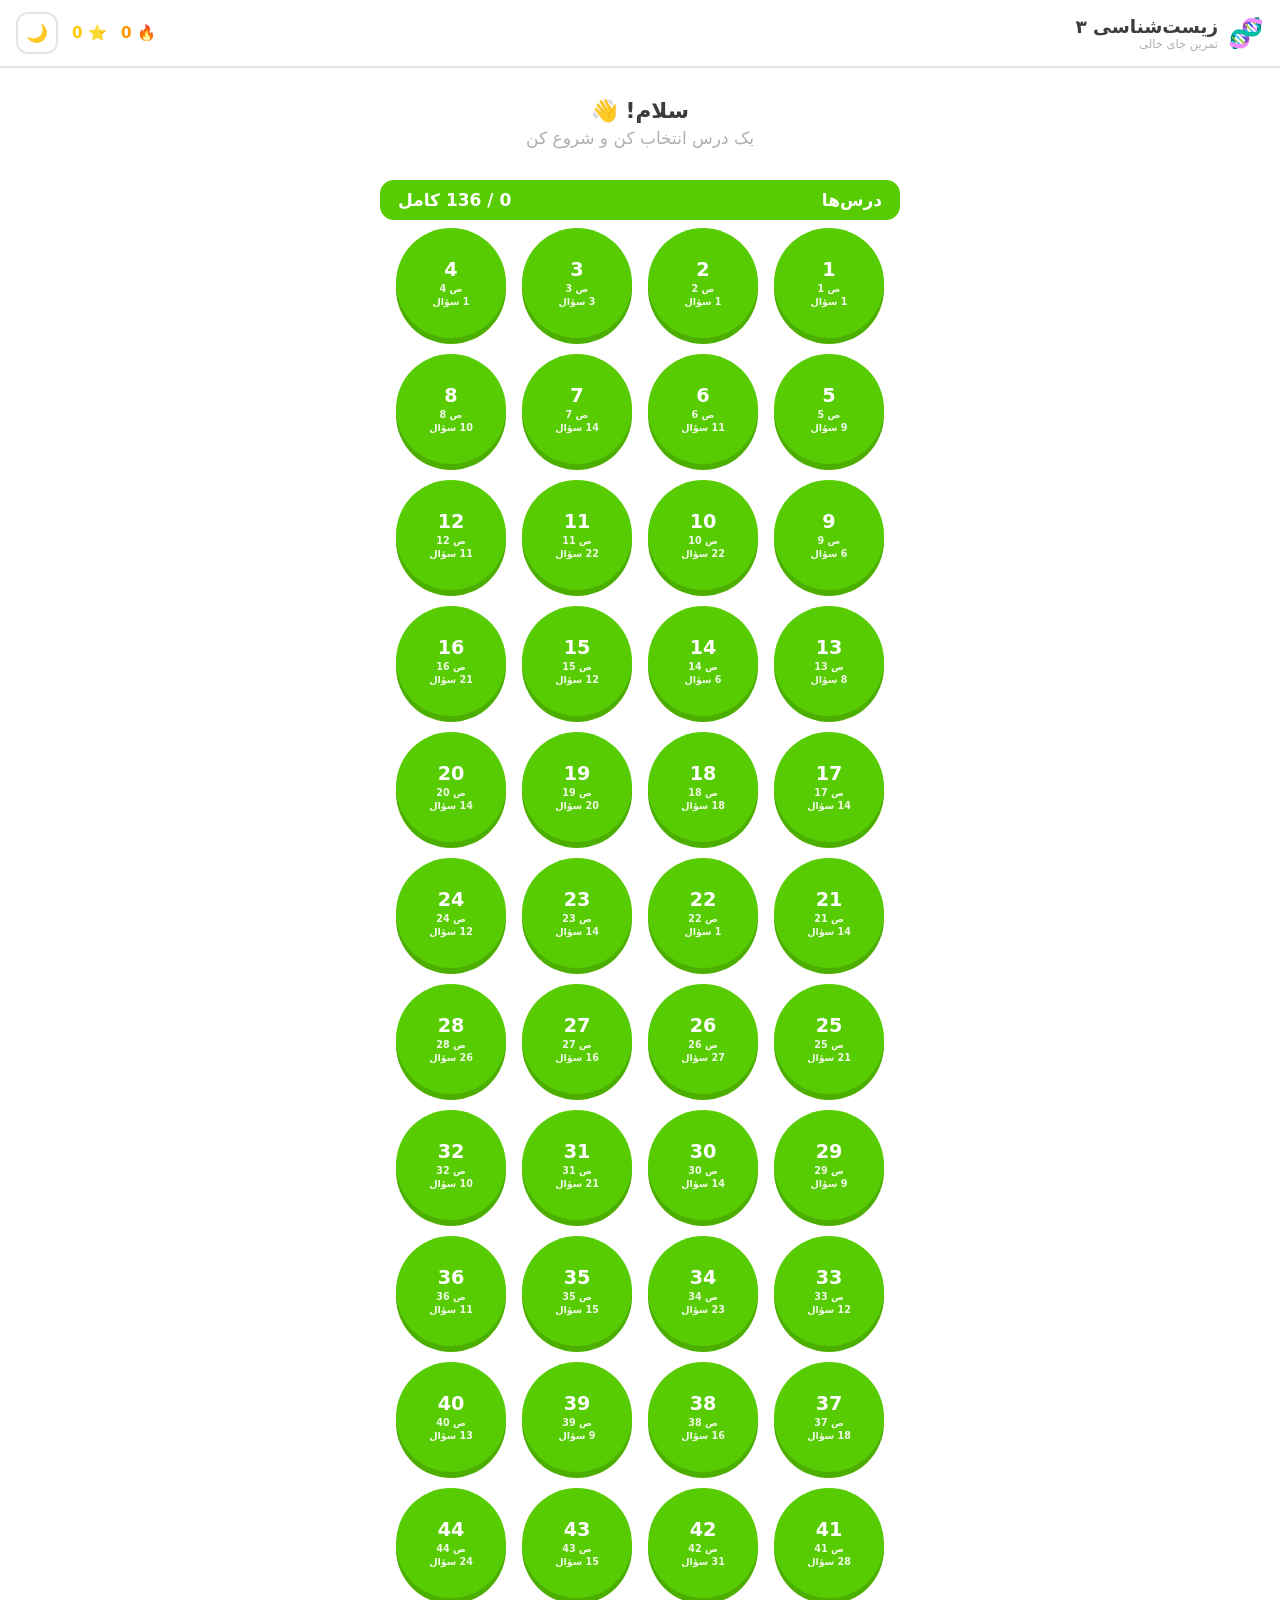
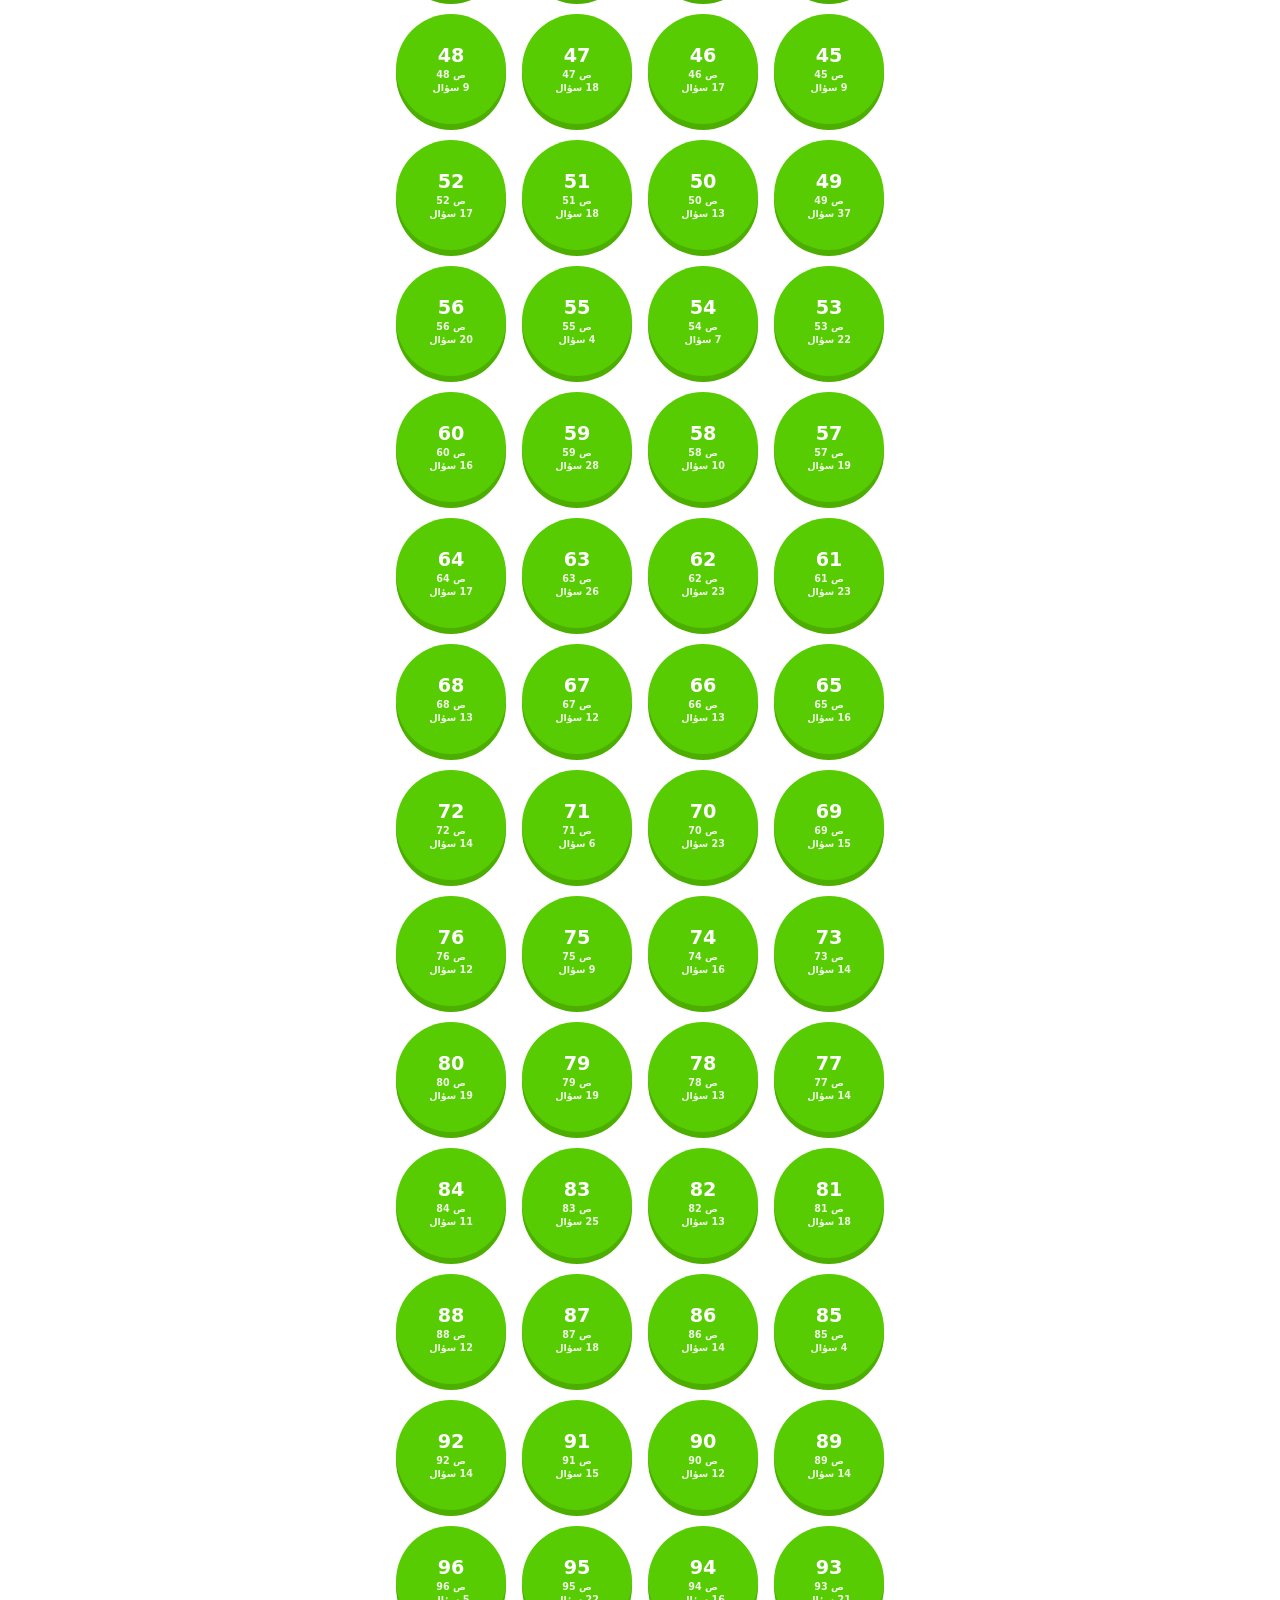
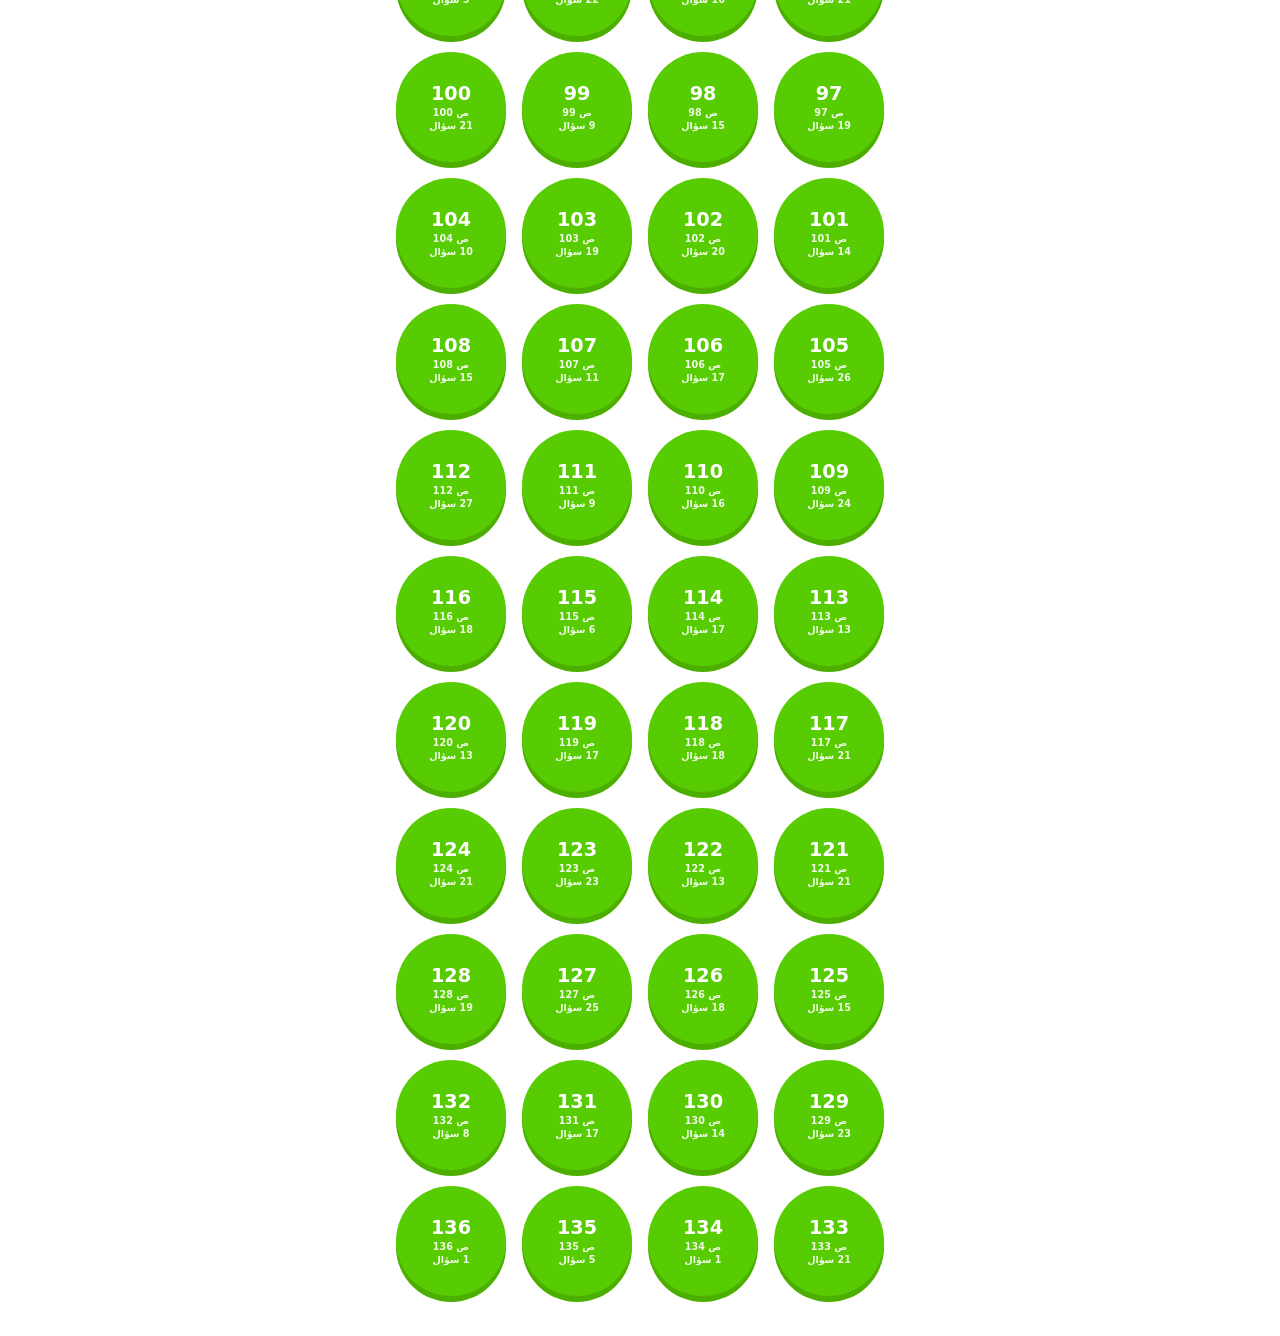
<file: index.html>
<!DOCTYPE html>
<html lang="fa" dir="rtl">
<head>
  <meta charset="UTF-8" />
  <meta name="viewport" content="width=device-width, initial-scale=1.0, maximum-scale=1.0, user-scalable=no" />
  <title>زیست‌شناسی ۳ — تمرین جای خالی</title>
  <link rel="stylesheet" href="style.css" />
</head>
<body>
  <div id="app"><!-- صفحه‌ها با JS ساخته می‌شوند --></div>
  <script src="data.js"></script>
  <script src="app.js"></script>
</body>
</html>
</file>
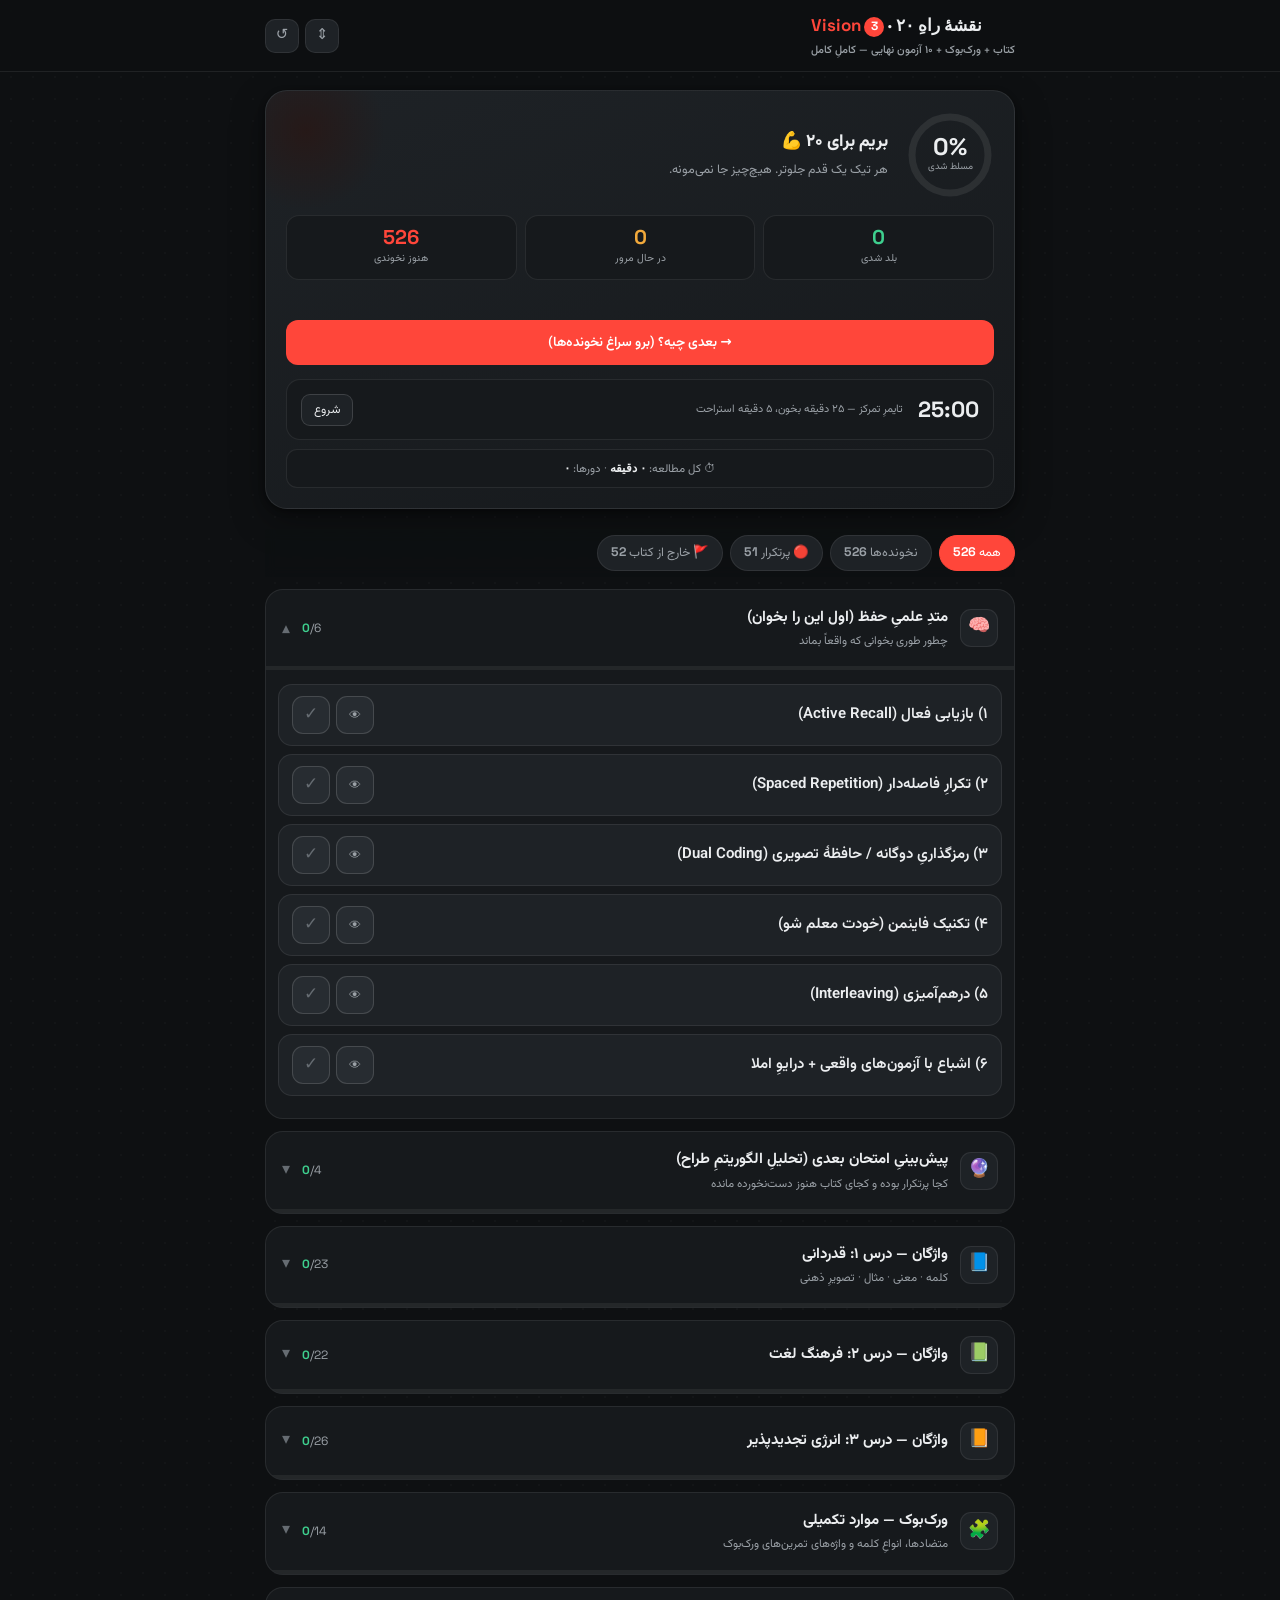
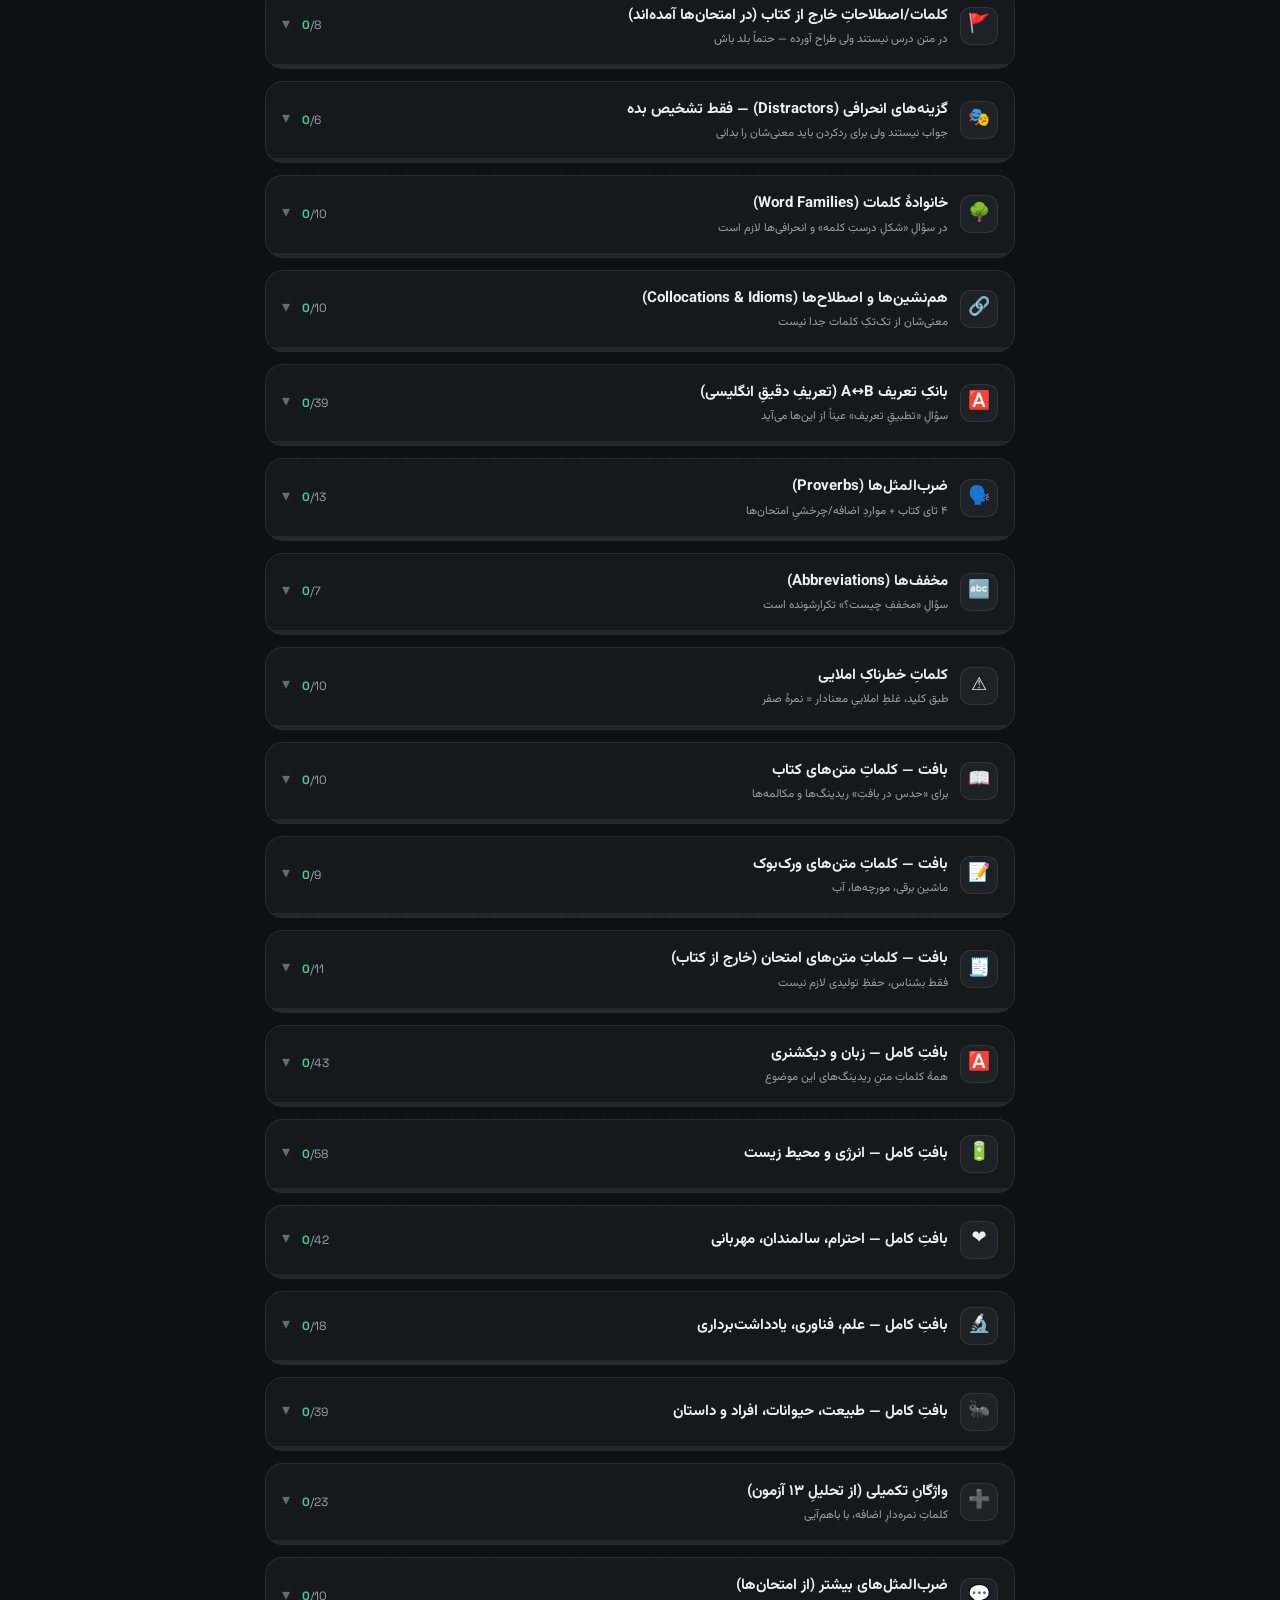
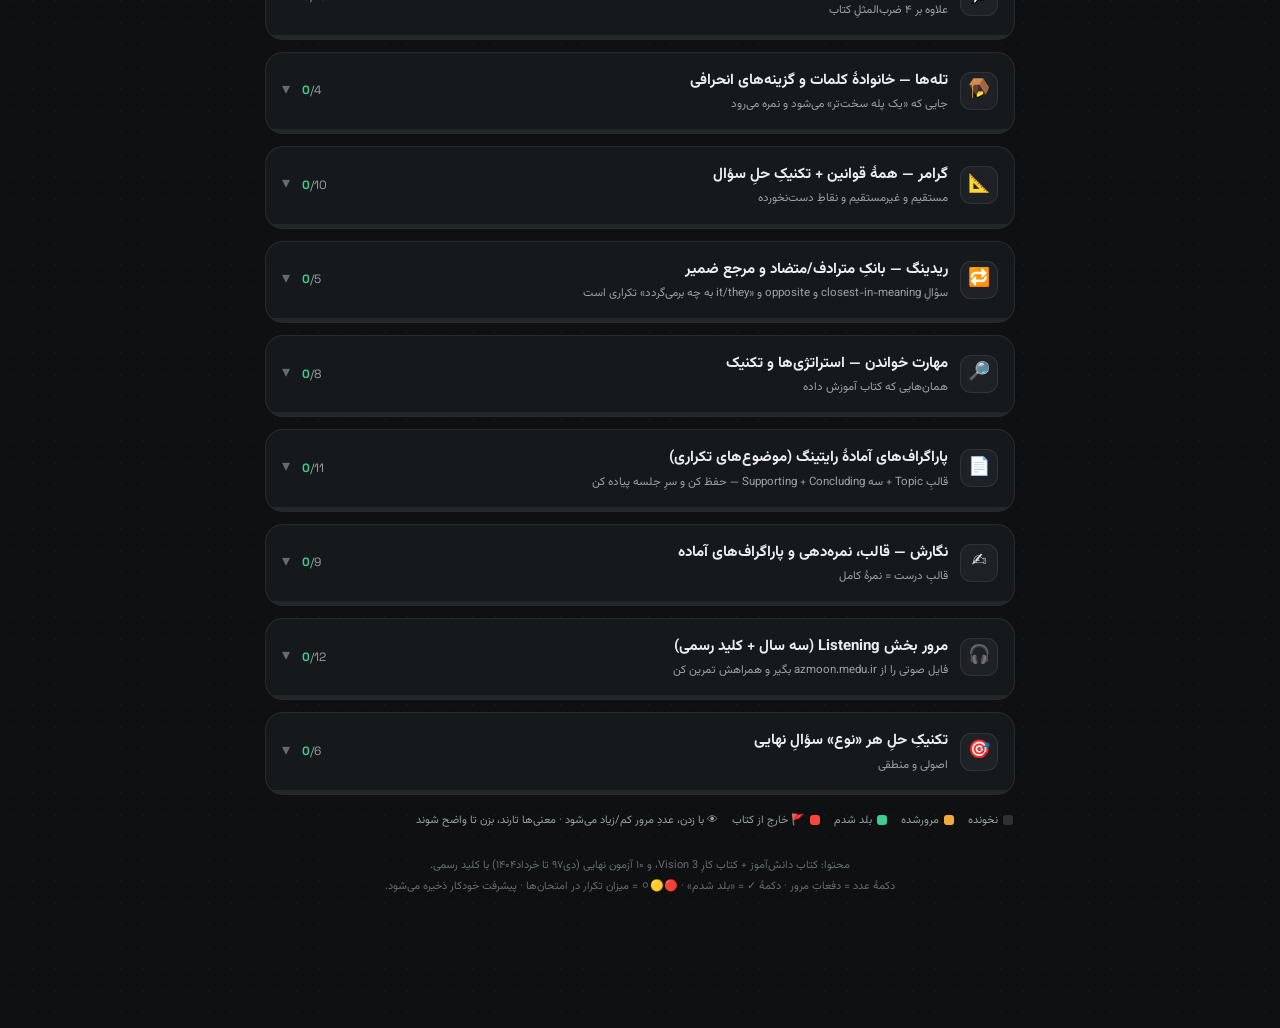
<file: vision3/index.html>
<!DOCTYPE html>
<html lang="fa" dir="rtl">
<head>
<meta charset="UTF-8">
<meta name="viewport" content="width=device-width, initial-scale=1.0">
<title>Vision 3 — نقشهٔ راهِ ۲۰</title>
<link rel="preconnect" href="https://fonts.googleapis.com">
<link rel="preconnect" href="https://fonts.gstatic.com" crossorigin>
<link href="https://fonts.googleapis.com/css2?family=Vazirmatn:wght@400;500;600;700;800;900&family=Space+Grotesk:wght@400;500;600;700&display=swap" rel="stylesheet">
<style>
:root{
  --bg:#0E1012;--surface:#16191C;--surface-2:#1E2226;--elev:#272C31;
  --ink:#ECEEF0;--ink-soft:#9BA1A7;--ink-dim:#666C72;
  --red:#FF463A;--red-deep:#C61C12;--red-soft:#2a1512;
  --amber:#F2A93B;--amber-soft:#2a2113;--green:#3ECf8E;--green-soft:#12261e;
  --blue:#4DA3FF;--blue-soft:#12212e;--purple:#B58Cff;--purple-soft:#20172e;
  --line:rgba(255,255,255,.08);--line-2:rgba(255,255,255,.14);
  --shadow:0 2px 6px rgba(0,0,0,.4),0 12px 34px rgba(0,0,0,.35);
}
*{box-sizing:border-box;margin:0;padding:0}
html{scroll-behavior:smooth}
body{font-family:'Vazirmatn',system-ui,sans-serif;background:var(--bg);color:var(--ink);line-height:1.75;-webkit-font-smoothing:antialiased;background-image:radial-gradient(rgba(255,255,255,.02) 1px,transparent 1.5px);background-size:22px 22px}
.en{font-family:'Space Grotesk','Vazirmatn',sans-serif;direction:ltr;unicode-bidi:isolate}
button{font-family:inherit;cursor:pointer;border:none;background:none;color:inherit}
button:focus-visible,[tabindex]:focus-visible{outline:2px solid var(--red);outline-offset:2px}
.wrap{max-width:780px;margin:0 auto;padding:0 15px 130px}
header.top{position:sticky;top:0;z-index:50;background:rgba(14,16,18,.82);backdrop-filter:saturate(1.3) blur(12px);border-bottom:1px solid var(--line)}
.top-inner{max-width:780px;margin:0 auto;padding:11px 15px;display:flex;align-items:center;gap:12px}
.mark{font-family:'Space Grotesk',sans-serif;font-weight:700;font-size:17px;direction:ltr}
.mark b{color:var(--red)}
.mark .three{display:inline-flex;align-items:center;justify-content:center;width:20px;height:20px;border-radius:50%;background:var(--red);color:#fff;font-size:12px;margin-inline-start:3px;vertical-align:middle}
.top .sub{font-size:11px;color:var(--ink-soft);font-weight:500}
.top-actions{margin-inline-start:auto;display:flex;gap:6px}
.iconbtn{width:34px;height:34px;border-radius:10px;background:var(--surface-2);border:1px solid var(--line);display:flex;align-items:center;justify-content:center;font-size:15px;color:var(--ink-soft)}
.iconbtn:hover{color:var(--red);border-color:var(--red)}
.dash{background:linear-gradient(160deg,var(--surface-2),var(--surface));border:1px solid var(--line);border-radius:22px;padding:20px;margin-top:18px;box-shadow:var(--shadow);position:relative;overflow:hidden}
.dash::after{content:"";position:absolute;inset-inline-end:-40px;top:-40px;width:160px;height:160px;background:radial-gradient(var(--red-soft),transparent 70%);opacity:.7}
.dash .row1{display:flex;align-items:center;gap:18px;position:relative}
.ring{position:relative;width:88px;height:88px;flex:0 0 auto}
.ring svg{transform:rotate(-90deg)}
.ring .mid{position:absolute;inset:0;display:flex;flex-direction:column;align-items:center;justify-content:center}
.ring .pct{font-family:'Space Grotesk',sans-serif;font-size:24px;font-weight:700;line-height:1}
.ring .lbl{font-size:9.5px;color:var(--ink-soft)}
.dash h1{font-size:17px;font-weight:800;margin-bottom:3px}
.dash .tagline{font-size:12.5px;color:var(--ink-soft)}
.stats{display:grid;grid-template-columns:repeat(3,1fr);gap:8px;margin-top:16px}
.stat{background:var(--surface);border:1px solid var(--line);border-radius:13px;padding:11px 8px;text-align:center}
.stat .n{font-family:'Space Grotesk',sans-serif;font-size:20px;font-weight:700;line-height:1}
.stat .k{font-size:10.5px;color:var(--ink-soft);margin-top:3px}
.stat.danger .n{color:var(--red)}.stat.mid .n{color:var(--amber)}.stat.ok .n{color:var(--green)}
.dash .cta{display:flex;gap:8px;margin-top:14px;flex-wrap:wrap}
.encourage{text-align:center;font-size:12.5px;color:var(--green);margin-top:8px;min-height:18px}
.btn{border-radius:12px;padding:11px 16px;font-size:13.5px;font-weight:600;display:inline-flex;align-items:center;justify-content:center;gap:7px;transition:.14s;border:1px solid transparent}
.btn-red{background:var(--red);color:#fff}.btn-red:hover{background:var(--red-deep)}
.btn-out{background:var(--surface-2);border-color:var(--line-2);color:var(--ink)}.btn-out:hover{border-color:var(--red);color:var(--red)}
.btn.grow{flex:1}
.pomo{display:flex;align-items:center;gap:10px;margin-top:14px;background:var(--surface);border:1px solid var(--line);border-radius:14px;padding:10px 14px}
.pomo .t{font-family:'Space Grotesk',sans-serif;font-size:22px;font-weight:700;min-width:66px}
.pomo .st{font-size:11px;color:var(--ink-soft);flex:1}
.pomo button{font-size:12px;padding:6px 12px;border-radius:9px;background:var(--surface-2);border:1px solid var(--line-2)}
.pomo button:hover{border-color:var(--red);color:var(--red)}
.filters{display:flex;gap:7px;flex-wrap:wrap;margin:20px 0 6px;position:sticky;top:58px;z-index:20;background:rgba(14,16,18,.7);backdrop-filter:blur(6px);padding:6px 0}
.fbtn{font-size:12.5px;padding:7px 13px;border-radius:20px;background:var(--surface-2);border:1px solid var(--line);color:var(--ink-soft)}
.fbtn.on{background:var(--red);border-color:var(--red);color:#fff}
.fbtn b{font-family:'Space Grotesk',sans-serif}
.section{background:var(--surface);border:1px solid var(--line);border-radius:18px;margin:12px 0;overflow:hidden}
.sechead{display:flex;align-items:center;gap:12px;padding:15px 16px;cursor:pointer;user-select:none}
.sechead:hover{background:var(--surface-2)}
.sechead .ic{width:38px;height:38px;border-radius:11px;background:var(--surface-2);border:1px solid var(--line);display:flex;align-items:center;justify-content:center;font-size:18px;flex:0 0 auto}
.sechead .meta{flex:1;min-width:0}
.sechead h2{font-size:15px;font-weight:700}
.sechead .sub{font-size:11.5px;color:var(--ink-soft)}
.sechead .cnt{font-family:'Space Grotesk',sans-serif;font-size:12px;color:var(--ink-soft)}
.sechead .cnt b{color:var(--green)}
.chev{transition:.2s;color:var(--ink-dim)}
.section.open .chev{transform:rotate(180deg)}
.sbar{height:4px;background:rgba(255,255,255,.06)}
.sbar span{display:block;height:100%;background:linear-gradient(90deg,var(--green),#59e0a6);transition:width .5s}
.sbody{display:none;padding:6px 12px 14px}
.section.open .sbody{display:block;animation:fade .2s ease}
@keyframes fade{from{opacity:0}to{opacity:1}}
.item{background:var(--surface-2);border:1px solid var(--line);border-radius:14px;margin:8px 0;overflow:hidden;transition:.15s}
.item.r1{border-inline-start:3px solid var(--amber)}
.item.done{border-inline-start:3px solid var(--green);background:var(--green-soft)}
.item.flag{border-inline-start:3px solid var(--red)}
.item .top-row{display:flex;align-items:center;gap:10px;padding:11px 13px}
.item .body{flex:1;min-width:0;cursor:pointer}
.item .front{font-size:15px;font-weight:600;display:flex;align-items:center;gap:7px;flex-wrap:wrap}
.item .front .en{font-size:16px}
.item .pill{font-size:9.5px;padding:2px 7px;border-radius:20px;background:var(--elev);color:var(--ink-soft);font-weight:600;white-space:nowrap}
.item .pill.flag{background:var(--red-soft);color:var(--red)}
.item .pill.hi{background:var(--red-soft);color:#ff8a80}
.item .pill.mid{background:var(--amber-soft);color:var(--amber)}
.item .pill.lo{background:var(--elev);color:var(--ink-dim)}
.item .meaning{font-size:13.5px;color:var(--ink-soft);margin-top:2px}
.item .detail{display:none;padding:0 13px 12px;font-size:12.8px;color:var(--ink-soft);line-height:1.85}
.item.exp .detail{display:block}
.item .detail .en{color:var(--ink)}
.item .detail .ex{background:var(--bg);border-radius:9px;padding:8px 11px;margin-top:6px;direction:ltr;font-family:'Space Grotesk',sans-serif;font-size:12.5px;color:var(--ink)}
.item .detail .ex b{color:var(--red)}
.item .detail .mem{background:var(--purple-soft);border-radius:9px;padding:8px 11px;margin-top:7px;font-size:12.6px;color:#d4bcff}
.item .detail .formula{direction:ltr;font-family:'Space Grotesk',sans-serif;background:#000;border:1px solid var(--line-2);border-radius:9px;padding:9px 12px;margin:8px 0;text-align:center;font-size:13.5px}
.item .detail .formula b{color:#ff8f86}
.item .detail ol,.item .detail ul{margin:4px 16px 0}
.item .detail li{margin:3px 0}
.item .detail .tech{background:var(--amber-soft);border-radius:9px;padding:9px 12px;margin-top:8px;font-size:12.5px;color:#f0c98a}
.controls{display:flex;align-items:center;gap:6px;flex:0 0 auto}
.revbtn{width:38px;height:38px;border-radius:11px;background:var(--elev);border:1px solid var(--line-2);display:flex;align-items:center;justify-content:center;font-size:12px;color:var(--ink-soft);font-family:'Space Grotesk',sans-serif}
.revbtn:hover{border-color:var(--amber);color:var(--amber)}
.revbtn.has{background:var(--amber-soft);color:var(--amber);border-color:var(--amber);font-weight:700}
.donebtn{width:38px;height:38px;border-radius:11px;background:var(--elev);border:1px solid var(--line-2);display:flex;align-items:center;justify-content:center;font-size:17px;color:var(--ink-dim)}
.donebtn:hover{border-color:var(--green);color:var(--green)}
.donebtn.on{background:var(--green);border-color:var(--green);color:#06130d}
.toast{position:fixed;bottom:22px;left:50%;transform:translateX(-50%) translateY(24px);background:var(--elev);color:var(--ink);padding:11px 20px;border-radius:13px;font-size:13px;opacity:0;transition:.25s;z-index:90;box-shadow:var(--shadow);border:1px solid var(--line-2)}
.toast.show{opacity:1;transform:translateX(-50%) translateY(0)}
.legend{display:flex;gap:14px;flex-wrap:wrap;font-size:11px;color:var(--ink-soft);margin:16px 2px 0}
.legend span{display:flex;align-items:center;gap:5px}
.dot{width:10px;height:10px;border-radius:3px}
.dot.g{background:var(--green)}.dot.a{background:var(--amber)}.dot.r{background:var(--red)}.dot.n{background:var(--line-2)}
.footn{margin-top:26px;font-size:11px;color:var(--ink-dim);text-align:center;line-height:1.9}

/* ===== visual polish v2 ===== */
.item.enh .front{direction:ltr;justify-content:flex-start;text-align:left}
.item.enh .meaning{direction:rtl;text-align:right}
.item .meaning{filter:blur(5.5px);transition:filter .22s;cursor:pointer;position:relative;width:fit-content}
.item.enh .meaning{margin-inline-start:auto}
.item.exp .meaning{filter:none}
.reveal-hint{font-size:9px;color:var(--ink-dim);margin-inline-start:6px}
.item.exp .reveal-hint{display:none}
.revminus{width:26px;height:38px;border-radius:9px;background:var(--elev);border:1px solid var(--line-2);display:flex;align-items:center;justify-content:center;font-size:16px;color:var(--ink-dim)}
.revminus:hover{border-color:var(--red);color:var(--red)}
.timestat{font-size:11.5px;color:var(--ink-soft);text-align:center;margin-top:9px;background:var(--surface);border:1px solid var(--line);border-radius:11px;padding:8px 10px}
.timestat b{font-family:'Space Grotesk',sans-serif;color:var(--ink)}
.gramover{background:#000;border:1px solid var(--line-2);border-radius:14px;padding:12px 12px 6px;margin:4px 0 12px}
.gramover .got{font-size:11px;color:var(--amber);margin-bottom:9px;text-align:center}
.gramover .grow{display:flex;gap:8px;align-items:flex-start;padding:7px 2px;border-bottom:1px dashed var(--line)}
.gramover .grow:last-child{border-bottom:none}
.gramover .gn{flex:0 0 40%;font-size:11.5px;color:var(--ink);font-weight:600}
.gramover .gf{flex:1;direction:ltr;font-family:'Space Grotesk',sans-serif;font-size:11.5px;color:#ff9f96;text-align:left;line-height:1.5}
.gramover .gf b{color:#fff}

</style>
</head>
<body>
<header class="top">
  <div class="top-inner">
    <div>
      <div class="mark"><b>Vision</b><span class="three">3</span> · نقشهٔ راهِ ۲۰</div>
      <div class="sub">کتاب + ورک‌بوک + ۱۰ آزمون نهایی — کاملِ کامل</div>
    </div>
    <div class="top-actions">
      <button class="iconbtn" onclick="collapseAll()" title="بستنِ همه">⇕</button>
      <button class="iconbtn" onclick="resetAll()" title="ریست">↺</button>
    </div>
  </div>
</header>
<div class="wrap">
  <div class="dash">
    <div class="row1">
      <div class="ring">
        <svg width="88" height="88"><circle cx="44" cy="44" r="38" fill="none" stroke="rgba(255,255,255,.08)" stroke-width="7"/><circle id="ring" cx="44" cy="44" r="38" fill="none" stroke="var(--green)" stroke-width="7" stroke-linecap="round" stroke-dasharray="238.7" stroke-dashoffset="238.7"/></svg>
        <div class="mid"><div class="pct" id="pct">0%</div><div class="lbl">مسلط شدی</div></div>
      </div>
      <div><h1 id="dash-title">بریم برای ۲۰ 💪</h1><div class="tagline" id="dash-tag">هر تیک یک قدم جلوتر. هیچ‌چیز جا نمی‌مونه.</div></div>
    </div>
    <div class="stats">
      <div class="stat ok"><div class="n" id="s-done">0</div><div class="k">بلد شدی</div></div>
      <div class="stat mid"><div class="n" id="s-prog">0</div><div class="k">در حال مرور</div></div>
      <div class="stat danger"><div class="n" id="s-untouched">0</div><div class="k">هنوز نخوندی</div></div>
    </div>
    <div class="encourage" id="encourage"></div>
    <div class="cta"><button class="btn btn-red grow" onclick="jumpNext()">→ بعدی چیه؟ (برو سراغ نخونده‌ها)</button></div>
    <div class="pomo"><div class="t" id="pomo-t">25:00</div><div class="st" id="pomo-st">تایمرِ تمرکز — ۲۵ دقیقه بخون، ۵ دقیقه استراحت</div><button id="pomo-btn" onclick="pomoToggle()">شروع</button></div>
    <div class="timestat" id="timestat">⏱ کل مطالعه: <b>۰</b> دقیقه · دورها: <b>۰</b></div>
  </div>
  <div class="filters" id="filters">
    <button class="fbtn on" data-f="all" onclick="setFilter('all')">همه <b id="f-all"></b></button>
    <button class="fbtn" data-f="untouched" onclick="setFilter('untouched')">نخونده‌ها <b id="f-untouched"></b></button>
    <button class="fbtn" data-f="hi" onclick="setFilter('hi')">🔴 پرتکرار <b id="f-hi"></b></button>
    <button class="fbtn" data-f="flag" onclick="setFilter('flag')">🚩 خارج از کتاب <b id="f-flag"></b></button>
  </div>
  <div id="sections"></div>
  <div class="legend">
    <span><i class="dot n"></i> نخونده</span><span><i class="dot a"></i> مرورشده</span>
    <span><i class="dot g"></i> بلد شدم</span><span><i class="dot r"></i> 🚩 خارج از کتاب</span><span>👁 با زدن، عددِ مرور کم/زیاد می‌شود · معنی‌ها تارند، بزن تا واضح شوند</span>
  </div>
  <div class="footn">محتوا: کتاب دانش‌آموز + کتاب کارِ Vision 3، و ۱۰ آزمون نهایی (دی۹۷ تا خرداد۱۴۰۴) با کلید رسمی.<br>دکمهٔ عدد = دفعاتِ مرور · دکمهٔ ✓ = «بلد شدم» · 🔴🟡⚪ = میزان تکرار در امتحان‌ها · پیشرفت خودکار ذخیره می‌شود.</div>
</div>
<div class="toast" id="toast"></div>
<script>
const DATA=[
 {id:"method",ic:"🧠",title:"متدِ علمیِ حفظ (اول این را بخوان)",sub:"چطور طوری بخوانی که واقعاً بماند",kind:"tech",items:[
   {t:"۱) بازیابی فعال (Active Recall)",steps:["دوباره‌خواندن حسِ دروغینِ بلد‌بودن می‌دهد. به‌جایش معنی را بپوشان و از حافظه بساز.","هر چیزی که نتوانستی از حافظه بیاوری = دقیقاً همان چیزی که هنوز بلد نیستی.","در این اپ: کارت را ببین، جواب را در ذهنت بگو، بعد باز کن و چک کن."]},
   {t:"۲) تکرارِ فاصله‌دار (Spaced Repetition)",steps:["هر آیتم را چند بار در فاصله‌های زمانی مرور کن (نه یک‌جا).","از دکمهٔ 👁 برای شمردنِ دفعاتِ مرور استفاده کن؛ هدف: هر آیتم حداقل ۳ بار.","روز اول همه را ببین، شب دوباره سراغِ ⚪نخونده‌ها و 🟡نیمه‌کاره‌ها برو."]},
   {t:"۳) رمزگذاریِ دوگانه / حافظهٔ تصویری (Dual Coding)",steps:["برای کلماتِ سخت یک تصویر یا داستانکِ ذهنی بساز — مغز تصویر را بهتر از حروف نگه می‌دارد.","در آیتم‌های سخت، کادرِ بنفشِ 🧠 «تصویرِ ذهنی» را ببین و در ذهنت مجسم کن.","مثال: physician = «فیزیک‌دانِ بدن» → پزشک."]},
   {t:"۴) تکنیک فاینمن (خودت معلم شو)",steps:["هر قانونِ گرامری را با زبانِ ساده، انگار به یک نفر درس می‌دهی، توضیح بده.","هر جا گیر کردی = همان‌جا را کامل نفهمیده‌ای؛ برگرد.","کتاب هم همین را می‌خواهد: «Tell your teacher how passive voice is made»."]},
   {t:"۵) درهم‌آمیزی (Interleaving)",steps:["موقع تمرین، سؤال‌های گرامرِ مختلف را قاطی حل کن، نه پشت‌سرهم از یک نوع.","مغز یاد می‌گیرد «تشخیص دهد کدام قانون» — همان مهارتی که سرِ جلسه لازم داری."]},
   {t:"۶) اشباع با آزمون‌های واقعی + درایوِ املا",steps:["هر ۱۰ آزمون را با زمان بده تا هر نوع سؤال را دیده باشی.","هر غلط را جدا بنویس و همان روز چند بار دوره کن.","⚠ غلطِ املاییِ معنادار = صفرِ نمره؛ بخشِ «کلماتِ خطرناکِ املایی» را جدی بگیر."]},
 ]},
 {id:"predict",ic:"🔮",title:"پیش‌بینیِ امتحان بعدی (تحلیلِ الگوریتمِ طراح)",sub:"کجا پرتکرار بوده و کجای کتاب هنوز دست‌نخورده مانده",kind:"tech",items:[
   {t:"چیزهایی که تقریباً حتماً می‌آیند (هر سال آمده‌اند)",steps:["گرامر: tag question، مجهول، مجهول با modal، جملهٔ وصفی (who/whom/which)، شرطی نوع دوم، ماضی بعید، مرتب‌کردنِ جمله.","واژگان: تطبیقِ عکس، پرکردن از جعبهٔ کلمات، تطبیقِ تعریف A/B، کاملِ کلمه با حرفِ اول.","ریدینگ: چند متنِ کوتاه + یک متنِ بلند با T/F و best-answer و ۲ سؤالِ تشریحی.","رایتینگ: حروف ربط + پاراگراف با Topic/Supporting/Concluding."]},
   {t:"🎯 نقاطِ دست‌نخوردهٔ کتاب (احتمالِ بالای «سؤالِ جدید»)",steps:["وجهِ وصفی / جملهٔ وصفیِ کوتاه‌شده (reduced): مثل «energy resources ARE USED…» — کتاب دارد ولی کم آزموده شده.","حروفِ ربطِ هدف/تضاد: so that / in order to / although / however — در نگارشِ کتاب هست ولی معمولاً فقط and/but/or/so پرسیده‌اند.","صفتِ تفضیلی و عالی (comparative/superlative) — کم آمده.","استراتژی‌های ریدینگ به‌صورتِ سؤالِ مفهومی: Question Generation، Highlighting، Note-taking (۱۴۰۲ سراغِ note-taking رفت)."]},
   {t:"📈 روندِ اخیر (۱۴۰۳ و ۱۴۰۴)",steps:["حجمِ واژگان و گرامر بیشتر شده؛ ریدینگ سنگین‌تر و متن‌ها تازه‌تر.","بخشِ Speaking حذف شده → وزنِ بیشتر روی Reading و Writing.","ضرب‌المثل‌های تازه چرخیده‌اند (Practice makes perfect، A burnt child dreads the fire) → دورِ بعد احتمالاً ضرب‌المثل‌های باقی‌ماندهٔ کتاب یا موارد جدید."]},
   {t:"🔑 نتیجهٔ عملی برای تو",steps:["گرامرِ پرتکرار را صفرخطا کن (بیشترین نمرهٔ مطمئن).","بعد سراغِ «نقاطِ دست‌نخورده» برو تا حتی سؤالِ جدید هم غافلگیرت نکند — همین یک پایه بالاتر بردنِ توست.","واژه‌های 🔴پرتکرار را اول، بعد ⚪کم‌تکرارها و 🚩خارج‌ازکتاب را بزن."]},
 ]},
 {id:"v1",ic:"📘",title:"واژگان — درس ۱: قدردانی",sub:"کلمه · معنی · مثال · تصویرِ ذهنی",kind:"vocab",items:[
   {t:"appreciate",m:"قدردانی کردن، سپاسگزار بودن",freq:"hi",x:"They feel honored when we <b>appreciate</b> their love. · هم‌نشین: appreciate someone's work"},
   {t:"deserve",m:"سزاوار/لایق بودن",freq:"hi",x:"They <b>deserve</b> to be cared for. · the team <b>deserved</b> to win.",mem:"de+serve → کسی که «خدمت (serve)» کرده، سزاوار است."},
   {t:"failure",m:"شکست، ناکامی",freq:"hi",x:"Their attempt ended in <b>failure</b>. (متضاد: success)"},
   {t:"physician",m:"پزشک",freq:"hi",x:"Dr. Gharib was a famous <b>physician</b>. ⚠املا",mem:"«فیزیک‌دانِ بدن» — کسی که بدنت را مثل فیزیک تحلیل می‌کند = پزشک."},
   {t:"found / founded",m:"تأسیس کردن، بنیان نهادن",freq:"hi",x:"This center was <b>founded</b> by Dr. Gharib.",mem:"🔑تله: found=پیدا کرد (find). founded=بنیان نهاد (با -ED، مثلِ بالا بردنِ یک بنا)."},
   {t:"take (one's) temperature",m:"دمای بدن/تب را گرفتن",freq:"hi",x:"The nurse was <b>taking</b> my <b>temperature</b>. (نه make/do)"},
   {t:"generation",m:"نسل",freq:"mid",x:"Our future <b>generation</b> will carry those values."},
   {t:"respect",m:"احترام (گذاشتن)",freq:"mid",x:"It is important to <b>respect</b> our elders."},
   {t:"elder / elders",m:"بزرگ‌تر، سالمند",freq:"mid",x:"<b>Elders</b> have a lot to share with us."},
   {t:"dedicated",m:"فداکار، متعهد",freq:"mid",x:"a <b>dedicated</b> physician."},
   {t:"distinguished",m:"برجسته، سرشناس",freq:"mid",x:"a <b>distinguished</b> professor. ⚠املا",mem:"dis-TIN-guished — با یک «قوطیِ حلبی (tin)» وسطش، متمایز شده."},
   {t:"spare no pains",m:"از هیچ تلاشی فروگذار نکردن",freq:"mid",x:"He <b>spared no pains</b> to cure sick children."},
   {t:"burst into tears",m:"ناگهان زیر گریه زدن",freq:"mid",x:"Aida <b>burst into tears</b> when she saw her score."},
   {t:"forgive",m:"بخشیدن",freq:"mid",x:"Mom <b>forgave</b> me for the mistake."},
   {t:"diary",m:"دفتر خاطرات",freq:"mid",x:"I have kept a <b>diary</b> for years.",mem:"diary با a (خاطرات) ≠ dairy با ai (لبنیات)! جای a و i را قاطی نکن."},
   {t:"hard of hearing",m:"کم‌شنوا",freq:"mid",x:"My grandmother is <b>hard of hearing</b>. (اصطلاح)"},
   {t:"unconditionally",m:"بی‌قید و شرط",freq:"lo",x:"They love us <b>unconditionally</b>."},
   {t:"honored",m:"مفتخر، سربلند",freq:"lo",x:"They feel <b>honored</b> when we respect them."},
   {t:"regard (as)",m:"به‌شمار آوردن، تلقی کردن",freq:"lo",x:"He was <b>regarded as</b> a kind doctor."},
   {t:"generous",m:"بخشنده، سخاوتمند",freq:"lo",x:"a <b>generous</b> man."},
   {t:"cure",m:"درمان کردن",freq:"lo",x:"to <b>cure</b> sick children."},
   {t:"repeatedly",m:"بارها، مکرراً",freq:"lo",x:"I told him <b>repeatedly</b>."},
   {t:"calmly",m:"آرام، با آرامش",freq:"lo",x:"He speaks <b>calmly</b>."},
 ]},
 {id:"v2",ic:"📗",title:"واژگان — درس ۲: فرهنگ لغت",sub:"",kind:"vocab",items:[
   {t:"suppose",m:"گمان/فرض کردن",freq:"hi",x:"I <b>suppose</b> a monolingual one is better. (خیلی پرتکرار)"},
   {t:"recommend",m:"توصیه/پیشنهاد کردن",freq:"hi",x:"I <b>recommend</b> a learner's dictionary."},
   {t:"figure out",m:"سر درآوردن، فهمیدن",freq:"hi",x:"He couldn't <b>figure out</b> the problem."},
   {t:"stand for",m:"مخفف بودنِ، نماد بودن",freq:"hi",x:"I.R. <b>stands for</b> Islamic Republic."},
   {t:"contain",m:"دربرداشتن، شامل بودن",freq:"hi",x:"foods that <b>contain</b> fat."},
   {t:"effectively",m:"به‌طور مؤثر",freq:"hi",x:"communicate <b>effectively</b>."},
   {t:"arrange / arrangement",m:"مرتب کردن / چیدمان",freq:"hi",x:"<b>arrange</b> the chairs → the <b>arrangement</b> of windows."},
   {t:"combination",m:"ترکیب",freq:"hi",x:"a <b>combination</b> of new and old styles."},
   {t:"entry / entries",m:"مدخل، سرواژه",freq:"hi",x:"50,000 <b>entries</b>. ⚠املا",mem:"entry→entries (y به ies). «درِ ورودِ» معنیِ کلمه."},
   {t:"dictionary",m:"فرهنگ لغت",freq:"hi",x:"lists words in alphabetical order."},
   {t:"elementary / intermediate / advanced",m:"مقدماتی / متوسط / پیشرفته",freq:"hi",x:"سه سطحِ فرهنگ لغت."},
   {t:"definition",m:"تعریف",freq:"mid",x:"a clear <b>definition</b>."},
   {t:"introduction",m:"مقدمه",freq:"mid",x:"a two-page <b>introduction</b>."},
   {t:"pronunciation / pronounce",m:"تلفظ / تلفظ کردن",freq:"mid",x:"how words are <b>pronounced</b>. ⚠املا",mem:"pro-NUN-ciation — بدونِ o دوم (نه pronounciation)؛ یک «راهبه nun» وسطش."},
   {t:"origin",m:"ریشه، خاستگاه",freq:"mid",x:"the <b>origin</b> of words."},
   {t:"symbol",m:"نماد، نشانه",freq:"mid",x:"C is the <b>symbol</b> for carbon."},
   {t:"monolingual / bilingual",m:"تک‌زبانه / دوزبانه",freq:"mid",x:"a <b>monolingual</b> dictionary (only English)."},
   {t:"jump into",m:"یکباره وارد کاری شدن",freq:"mid",x:"I <b>jumped into</b> the next part."},
   {t:"collocation",m:"هم‌نشینیِ واژگان",freq:"mid",x:"take a photo (نه do a photo)."},
   {t:"technical",m:"فنی، تخصصی",freq:"lo",x:"a <b>technical</b> dictionary."},
   {t:"biography",m:"زندگی‌نامه",freq:"lo",x:"dictionaries of <b>biography</b>."},
   {t:"IPA",m:"الفبای آوانگاریِ بین‌المللی",freq:"lo",x:"shows pronunciation."},
 ]},
 {id:"v3",ic:"📙",title:"واژگان — درس ۳: انرژی تجدیدپذیر",sub:"",kind:"vocab",items:[
   {t:"generate",m:"تولید کردن (برق/انرژی)",freq:"hi",x:"turbines <b>generate</b> electricity."},
   {t:"resource",m:"منبع",freq:"hi",x:"natural <b>resources</b>."},
   {t:"pollute / pollution",m:"آلوده کردن / آلودگی",freq:"hi",x:"don't <b>pollute</b> the air → air <b>pollution</b>."},
   {t:"harmful",m:"مضر، زیان‌آور",freq:"hi",x:"<b>harmful</b> to the environment."},
   {t:"renewable / nonrenewable",m:"تجدیدپذیر / تجدیدناپذیر",freq:"hi",x:"clean energy is <b>renewable</b>. ⚠املا",mem:"re+new+able = «دوباره نو شدنی»."},
   {t:"fossil fuels",m:"سوخت‌های فسیلی",freq:"hi",x:"coal, oil and gas."},
   {t:"variety",m:"تنوع، انواع مختلف",freq:"hi",x:"a <b>variety</b> of forms."},
   {t:"replace",m:"جایگزین کردن",freq:"hi",x:"cars should be <b>replaced</b> by electric ones."},
   {t:"demand",m:"تقاضا",freq:"hi",x:"the <b>demand</b> for solar energy."},
   {t:"convert",m:"تبدیل کردن",freq:"hi",x:"He <b>converted</b> the balcony into an office."},
   {t:"absorb",m:"جذب کردن",freq:"hi",x:"plants <b>absorb</b> carbon dioxide.",mem:"اسفنج آب را «اَبَر-سریع» جذب می‌کند = absorb."},
   {t:"consume",m:"مصرف کردن",freq:"hi",x:"bulbs that <b>consume</b> less electricity.",mem:"con+sume (خوردن) → لامپ برق را «می‌خورد» = مصرف."},
   {t:"tide",m:"جزر و مد",freq:"mid",x:"two high and two low <b>tides</b>."},
   {t:"use up",m:"تمام/مصرف کردن تا آخر",freq:"mid",x:"once we <b>use up</b> fuels, they're gone."},
   {t:"forever",m:"برای همیشه",freq:"mid",x:"no one lives <b>forever</b>."},
   {t:"remind",m:"یادآوری کردن",freq:"mid",x:"they <b>remind</b> me of wind towers."},
   {t:"opposite",m:"برعکس، مخالف",freq:"mid",x:"a turbine works the <b>opposite</b> of a fan."},
   {t:"blow",m:"وزیدن",freq:"mid",x:"when the wind doesn't <b>blow</b>."},
   {t:"environment",m:"محیط زیست",freq:"mid",x:"protect the <b>environment</b>. ⚠املا",mem:"enviro(N)ment — یک n مخفی قبل از m."},
   {t:"nuclear",m:"هسته‌ای",freq:"mid",x:"a <b>nuclear</b> power station. ⚠املا",mem:"nu-CLE-ar (نه nucular) — هسته = «clear core»."},
   {t:"balcony",m:"بالکن، ایوان",freq:"mid",x:"he sits in the <b>balcony</b>."},
   {t:"hybrid",m:"دورگه، هیبریدی",freq:"mid",x:"<b>hybrid</b> cars use gasoline + electricity."},
   {t:"air conditioner",m:"کولر، دستگاه تهویه",freq:"mid",x:"controls the room temperature."},
   {t:"wind turbine / wind tower",m:"توربین بادی / بادگیر",freq:"mid",x:"produce electricity / natural cooling."},
   {t:"solar power / hydropower / sunshine",m:"خورشیدی / برق‌آبی / نور خورشید",freq:"mid",x:"انواعِ انرژیِ پاک."},
   {t:"gadget",m:"دستگاه، وسیله",freq:"lo",x:"a bigger <b>gadget</b>."},
 ]},
{id:"wbx",ic:"🧩",title:"ورک‌بوک — موارد تکمیلی",sub:"متضادها، انواعِ کلمه و واژه‌های تمرین‌های ورک‌بوک",kind:"vocab",items:[
   {t:"later",m:"بعداً، دیرتر",x:"The project will be completed two weeks <b>later</b>. (ورک‌بوک درس ۱)"},
   {t:"antonyms: past↔present · unreal↔real · hate↔love · finish↔start",m:"متضادها (تمرینِ ورک‌بوک درس ۱)",x:"در تمرینِ «find antonyms» خواسته شده — از متن پیدا کن."},
   {t:"effective / useful / helpful / confusing",m:"مؤثر / مفید / کمک‌کننده / گیج‌کننده",x:"صفت‌های odd-one-out درس ۲ (confusing تکِ متفاوت است، بارِ منفی دارد)."},
   {t:"parts of speech: noun · verb · adjective · adverb · preposition",m:"اسم · فعل · صفت · قید · حرف اضافه",x:"در odd-one-out و در اطلاعاتِ دیکشنری آمده — این واژه‌ها را بشناس."},
   {t:"spelling",m:"املا، هجی‌کردن",x:"یکی از انواعِ اطلاعاتِ کلمه در دیکشنری."},
   {t:"waste / garbage",m:"زباله؛ هدر دادن / زباله",x:"The <b>waste</b> should be collected. (odd-one-out درس ۳)"},
   {t:"digest",m:"هضم کردن",x:"odd-one-out: absorb / use up / generate / <b>digest</b>."},
   {t:"motor / engine",m:"موتورِ الکتریکی / موتورِ احتراقی",x:"an electric <b>motor</b> · a gasoline <b>engine</b>."},
   {t:"yard / roof",m:"حیاط / سقف، پشت‌بام",x:"odd-one-out درس ۳: yard / balcony / roof / motor."},
   {t:"coal / oil / natural gas",m:"زغال‌سنگ / نفت / گازِ طبیعی",x:"نمونه‌های <b>fossil fuels</b>."},
   {t:"gasoline",m:"بنزین",x:"Electric cars don't burn <b>gasoline</b>."},
   {t:"battery / charge",m:"باتری / شارژ کردن",x:"To get the <b>battery</b> ready, you have to <b>charge</b> it."},
   {t:"landfill",m:"محلِ دفنِ زباله",x:"waste sent to the <b>landfill</b>."},
   {t:"reduce",m:"کاهش دادن",x:"the demand for fossil fuels is <b>reduced</b>."},
 ]},
 {id:"flag",ic:"🚩",title:"کلمات/اصطلاحاتِ خارج از کتاب (در امتحان‌ها آمده‌اند)",sub:"در متن درس نیستند ولی طراح آورده — حتماً بلد باش",kind:"vocab",items:[
   {t:"radiation",m:"تشعشع، تابش",flag:true,freq:"mid",x:"Clouds prevent the <b>radiation</b> of Earth's heat. (۱۴۰۳ و ۱۴۰۲)",mem:"radio + آنتن → امواجِ تابشی = تشعشع."},
   {t:"changeable",m:"متغیر، دمدمی",flag:true,freq:"lo",x:"the weather is highly <b>changeable</b>. (جوابِ درستِ ۱۴۰۴)",mem:"change+able → «قابلِ تغییر»؛ e را نگه‌دار: chang(E)able."},
   {t:"expand",m:"گسترش دادن",flag:true,freq:"lo",x:"learn words to <b>expand</b> your vocabulary. (۱۴۰۲)"},
   {t:"dread",m:"ترسیدن، هراس داشتن",flag:true,freq:"lo",x:"A burnt child <b>dreads</b> the fire. (ضرب‌المثلِ اضافه ۱۴۰۳)"},
   {t:"inform / be informed",m:"آگاه کردن / آگاه‌شدن",flag:true,freq:"lo",x:"Should people <b>be informed</b> of this danger? (۱۴۰۲)"},
   {t:"overcome",m:"غلبه کردن",flag:true,freq:"lo",x:"she wants to <b>overcome</b> the problem. (listening ۱۴۰۳)"},
   {t:"vibration / heritage",m:"لرزش / میراث",flag:true,freq:"lo",x:"گزینه‌های انحرافیِ ۱۴۰۴ — فقط بشناس."},
   {t:"واژه‌های متنِ ریدینگِ امتحان",m:"context = از بافت حدس بزن",flag:true,x:"systematic, compiled, aging, kidney… مجموعهٔ بازند؛ حفظشان لازم نیست، از جملهٔ اطراف حدس بزن (بخشِ «بافت — امتحان‌ها» را ببین)."},
 ]},
 {id:"distr",ic:"🎭",title:"گزینه‌های انحرافی (Distractors) — فقط تشخیص بده",sub:"جواب نیستند ولی برای رد‌کردن باید معنی‌شان را بدانی",kind:"vocab",items:[
   {t:"received / created / discovered",m:"دریافت کرد / خلق کرد / کشف کرد",flag:true,x:"انحرافی‌های سؤالِ deserved (۱۴۰۴)."},
   {t:"applied / transmitted / suggested",m:"به‌کار برد / منتقل کرد / پیشنهاد داد",flag:true,x:"انحرافی‌های سؤالِ converted (۱۴۰۴)."},
   {t:"spoils / flocks / counts",m:"خراب می‌کند / گله می‌بندد / می‌شمارد",flag:true,x:"انحرافی‌های ضرب‌المثلِ dreads (۱۴۰۳)."},
   {t:"invisible / comfortable / valuable",m:"نامرئی / راحت / ارزشمند",flag:true,x:"انحرافی‌های سؤالِ changeable (۱۴۰۴)."},
   {t:"realize / report",m:"متوجه شدن / گزارش دادن",flag:true,x:"انحرافی‌های overcome (listening ۱۴۰۳)."},
   {t:"making / doing / giving (temperature)",m:"با temperature غلط‌اند",flag:true,x:"فقط <b>take</b> temperature درست است."},
 ]},
 {id:"fam",ic:"🌳",title:"خانوادهٔ کلمات (Word Families)",sub:"در سؤالِ «شکلِ درستِ کلمه» و انحرافی‌ها لازم است",kind:"vocab",items:[
   {t:"connect → connection → disconnect → disconnection",m:"وصل / اتصال / قطع / قطعی",x:"(کتاب: Word Part Families درس ۲)."},
   {t:"success → successful → successfully → succeed",m:"موفقیت / موفق / موفقانه / موفق شدن",freq:"mid",x:"The doctor <b>successfully</b> cured them. (قید بعد از فعل) ⚠دو c، دو s، دو l"},
   {t:"pollute → pollution → polluted",m:"آلوده کردن / آلودگی / آلوده",freq:"hi",x:"air <b>pollution</b> (اسم) vs <b>pollute</b> (فعل)."},
   {t:"inform → information → informed",m:"آگاه کردن / اطلاعات / آگاه‌شده",x:"be <b>informed</b> (مجهول)."},
   {t:"arrange → arrangement",m:"مرتب کردن / چیدمان",x:"special <b>arrangements</b> for guests."},
   {t:"create → creation → creative",m:"خلق کردن / آفرینش / خلاق",x:"inventions are <b>created</b> by accident."},
   {t:"change → changeable / unchangeable",m:"تغییر / متغیر / تغییرناپذیر",x:"weather is <b>changeable</b>."},
   {t:"generate → generation → generator",m:"تولید / نسل، تولید / مولد",x:"دقت: generation دو معنی دارد (نسل / تولید)."},
   {t:"communicate → communication → communicative",m:"ارتباط برقرار کردن / ارتباط / اهلِ ارتباط",x:"be able to <b>communicate</b> effectively."},
   {t:"comprehension → comprehensible ↔ incomprehensible",m:"درک / قابل‌فهم ↔ نامفهوم",x:"reading <b>comprehension</b>."},
 ]},
 {id:"col",ic:"🔗",title:"هم‌نشین‌ها و اصطلاح‌ها (Collocations & Idioms)",sub:"معنی‌شان از تک‌تکِ کلمات جدا نیست",kind:"vocab",items:[
   {t:"take (one's) temperature",m:"تب/دما گرفتن",freq:"hi",x:"take نه make/do."},
   {t:"figure out / stand for / use up / jump into",m:"فهمیدن / مخفف بودن / تمام کردن / یکباره واردشدن",freq:"hi",x:"phrasal verbهای پرتکرار."},
   {t:"spare no pains",m:"از هیچ تلاشی دریغ نکردن",freq:"mid",x:""},
   {t:"burst into tears",m:"ناگهان زیر گریه زدن",freq:"mid",x:""},
   {t:"hard of hearing",m:"کم‌شنوا",freq:"mid",x:""},
   {t:"care for / appreciate someone's work",m:"مراقبت کردن / قدرِ کارِ کسی را دانستن",x:""},
   {t:"meet the needs / meet different goals",m:"برآوردنِ نیازها / رسیدن به اهدافِ مختلف",flag:true,x:"hybrid cars can <b>meet different goals</b>."},
   {t:"run a high risk of",m:"در معرضِ خطرِ بالای…",flag:true,x:"the elderly <b>run a high risk of</b> illness."},
   {t:"ready to roll",m:"آمادهٔ کار/حرکت",x:"get the battery <b>ready to roll</b>."},
   {t:"make a mistake / by accident",m:"اشتباه کردن / تصادفی",x:"inventions are created <b>by accident</b>."},
 ]},
 {id:"defbank",ic:"🅰️",title:"بانکِ تعریف A↔B (تعریفِ دقیقِ انگلیسی)",sub:"سؤالِ «تطبیقِ تعریف» عیناً از این‌ها می‌آید",kind:"vocab",items:[
   {t:"to start something such as an organization or a company",m:"= found / establish (تأسیس کردن)",freq:"hi",x:""},
   {t:"a place or thing that you get something from",m:"= source / resource (منبع)",freq:"hi",x:""},
   {t:"completely important in a particular situation",m:"= essential (ضروری)",freq:"mid",x:""},
   {t:"to advise someone that something is good/useful",m:"= recommend (توصیه کردن)",freq:"hi",x:""},
   {t:"the amount of a product or service that people want",m:"= demand (تقاضا)",freq:"hi",x:""},
   {t:"many different types of things or people",m:"= variety (تنوع)",freq:"hi",x:""},
   {t:"a book in which you record what has happened every day",m:"= diary (دفتر خاطرات)",freq:"mid",x:""},
   {t:"to suddenly decide to do something",m:"= jump into (یکباره واردشدن)",freq:"mid",x:""},
   {t:"in a way that is successful and achieves what you want",m:"= effectively (به‌طور مؤثر)",freq:"mid",x:""},
   {t:"to put things in a neat, attractive, or useful order",m:"= arrange (مرتب کردن)",freq:"mid",x:""},
   {t:"to use time, goods, energy, etc.",m:"= consume (مصرف کردن)",freq:"mid",x:""},
   {t:"unable to hear very well",m:"= hard of hearing (کم‌شنوا)",freq:"mid",x:""},
   {t:"to finish something / to use all of it",m:"= use up (تمام کردن)",freq:"mid",x:""},
   {t:"a lack of success in doing something",m:"= failure (شکست)",freq:"mid",x:""},
   {t:"an arrangement in a particular order",m:"= combination (ترکیب)",freq:"mid",x:""},
   {t:"the part at the beginning of a book giving a general idea",m:"= introduction (مقدمه)",freq:"mid",x:""},
   {t:"all the people of about the same age within a society",m:"→ generation",freq:"mid",x:""},
   {t:"to stop being angry with someone",m:"→ forgive",freq:"mid",x:""},
   {t:"in a quiet way",m:"→ calmly",freq:"mid",x:""},
   {t:"to put things in a neat, useful order / organize and put in order",m:"→ arrange",freq:"mid",x:""},
   {t:"to be grateful for",m:"→ appreciate",freq:"mid",x:""},
   {t:"to be worthy",m:"→ deserve",freq:"mid",x:""},
   {t:"something that stands for something else",m:"→ symbol",freq:"mid",x:""},
   {t:"able to be replaced by nature",m:"→ renewable",freq:"mid",x:""},
   {t:"help somebody remember something",m:"→ remind",freq:"mid",x:""},
   {t:"the rise and fall of the sea",m:"→ tide",freq:"mid",x:""},
   {t:"to find a solution or arrive at an answer to",m:"→ figure out",freq:"mid",x:""},
   {t:"to change in form or character",m:"→ convert",freq:"mid",x:""},
   {t:"for all time",m:"→ forever",freq:"mid",x:""},
   {t:"well-known / very successful and respected",m:"→ distinguished",freq:"mid",x:""},
   {t:"to finish something",m:"→ use up",freq:"mid",x:""},
   {t:"to take something in, especially gradually",m:"→ absorb",freq:"mid",x:""},
   {t:"a word or phrase listed in alphabetical order in a dictionary",m:"→ entry",freq:"mid",x:""},
   {t:"someone who cures sick people",m:"→ physician",freq:"mid",x:""},
   {t:"the part at the beginning of a book that gives a general idea",m:"→ introduction",freq:"mid",x:""},
   {t:"to make a book, list, or record",m:"→ compile",freq:"mid",x:""},
   {t:"to increase or improve something",m:"→ boost",freq:"mid",x:""},
   {t:"to produce or cause something",m:"→ generate",freq:"mid",x:""},
   {t:"to do whatever you can / make every effort",m:"→ spare no pains",freq:"mid",x:""},
 ]},
 {id:"prov",ic:"🗣️",title:"ضرب‌المثل‌ها (Proverbs)",sub:"۴ تای کتاب + مواردِ اضافه/چرخشیِ امتحان‌ها",kind:"vocab",items:[
   {t:"Money does not grow on trees",m:"پول علفِ خرس نیست",freq:"mid",x:""},
   {t:"Easy come, easy go",m:"باد آورده را باد می‌برد",freq:"mid",x:"(ریدینگِ ۱۴۰۴)"},
   {t:"There's no place like home",m:"هیچ‌جا خانهٔ خودِ آدم نمی‌شود",freq:"mid",x:""},
   {t:"Absence makes the heart grow fonder",m:"دوری و دوستی",freq:"mid",x:""},
   {t:"Practice makes perfect",m:"کار نیکو کردن از پر کردن است",flag:true,freq:"lo",x:"⭐ اضافه بر کتاب — ۱۴۰۲"},
   {t:"A burnt child dreads the fire",m:"مارگزیده از ریسمانِ سیاه‌وسفید می‌ترسد",flag:true,freq:"lo",x:"⭐ اضافه بر کتاب — ۱۴۰۳"},
   {t:"Two heads are better than one",m:"یک دست صدا ندارد",flag:true,x:"(گزینهٔ انحرافی)"},
   {t:"Actions speak louder than words",m:"دو صد گفته چون نیم کردار نیست",flag:true,x:"احتمالِ چرخش در دورهٔ بعد"},
   {t:"The early bird catches the worm",m:"سحرخیز باش تا کامروا شوی",flag:true,x:""},
   {t:"No pain, no gain",m:"نابرده رنج گنج میسر نمی‌شود",flag:true,x:""},
   {t:"A friend in need is a friend indeed",m:"دوستِ واقعی در سختی شناخته می‌شود",flag:true,x:""},
   {t:"Kill two birds with one stone",m:"با یک تیر دو نشان زدن",flag:true,x:""},
   {t:"When in Rome, do as the Romans do",m:"خواهی نشوی رسوا، همرنگِ جماعت شو",flag:true,x:""},
 ]},
 {id:"abbr",ic:"🔤",title:"مخفف‌ها (Abbreviations)",sub:"سؤالِ «مخففِ چیست؟» تکرارشونده است",kind:"vocab",items:[
   {t:"IT",m:"Information Technology — فناوری اطلاعات",freq:"mid",x:""},
   {t:"PC",m:"Personal Computer — رایانهٔ شخصی",freq:"mid",x:""},
   {t:"IRIB",m:"Islamic Republic of Iran Broadcasting — صداوسیما",freq:"mid",x:""},
   {t:"CD / DVD",m:"Compact Disc / Digital Versatile Disc",freq:"mid",x:""},
   {t:"BC / AD",m:"Before Christ / Anno Domini — پیش/پس از میلاد",freq:"mid",x:"⚠ AD مخففِ Adverb نیست! (تلهٔ ۱۴۰۳)"},
   {t:"IPA",m:"International Phonetic Alphabet — الفبای آوایی",freq:"lo",x:""},
   {t:"LED / MP3",m:"دیودِ نورافشان / فرمتِ صوتی",freq:"lo",x:"(در متن ریدینگ)"},
 ]},
 {id:"spell",ic:"⚠️",title:"کلماتِ خطرناکِ املایی",sub:"طبق کلید، غلطِ املاییِ معنادار = نمرهٔ صفر",kind:"vocab",items:[
   {t:"physician",m:"پزشک",freq:"hi",x:"نه phisician"},
   {t:"pronunciation",m:"تلفظ",freq:"mid",x:"نه pronounciation!"},
   {t:"environment",m:"محیط زیست",freq:"mid",x:"n مخفی: enviro(n)ment"},
   {t:"distinguished",m:"برجسته",freq:"mid",x:""},
   {t:"nonrenewable",m:"تجدیدناپذیر",freq:"hi",x:""},
   {t:"entries",m:"مدخل‌ها",freq:"hi",x:"y → ies"},
   {t:"nuclear",m:"هسته‌ای",freq:"mid",x:"نه nucular"},
   {t:"successfully",m:"موفقانه",freq:"mid",x:"دو c، دو s، دو l"},
   {t:"radiation / vibration",m:"تابش / لرزش",freq:"mid",x:""},
   {t:"pigeon(s) / poetry / abroad / pocket / balcony",m:"کبوتر / شعر / خارج / جیبی / بالکن",freq:"mid",x:"همه در نهایی خواسته شده‌اند"},
 ]},
 {id:"ctxb",ic:"📖",title:"بافت — کلماتِ متن‌های کتاب",sub:"برای «حدس در بافتِ» ریدینگ‌ها و مکالمه‌ها",kind:"vocab",items:[
   {t:"experiences / failures / successes / translate",m:"تجربه‌ها / شکست‌ها / موفقیت‌ها / ترجمه کردن",x:"Elders share their <b>experiences</b>; a dictionary can <b>translate</b> words."},
   {t:"hence",m:"از این‌رو، بنابراین",x:"A few years <b>hence</b> we will grow older."},
   {t:"values / duty",m:"ارزش‌ها / وظیفه",x:"It is our <b>duty</b> to carry those <b>values</b>."},
   {t:"handle",m:"از پسِ کاری برآمدن",x:"not young enough to <b>handle</b> things."},
   {t:"flu / diploma / homeland",m:"آنفلوانزا / دیپلم / میهن",x:"He got his <b>diploma</b>, went abroad, then returned to his <b>homeland</b>."},
   {t:"disease(s) / textbook",m:"بیماری / کتابِ درسی",x:"the first Persian <b>textbook</b> on children's <b>diseases</b>."},
   {t:"expressions / alphabetical",m:"عبارت‌ها / الفبایی",x:"words in <b>alphabetical order</b>."},
   {t:"volume / origin / entered",m:"جلد / ریشه / وارد شد",x:"tells the <b>origin</b> of words."},
   {t:"mechanical / electrical / chemical",m:"مکانیکی / الکتریکی / شیمیایی",x:"energy takes many forms."},
   {t:"ability / clean energy",m:"توانایی / انرژیِ پاک",x:"Energy is the <b>ability</b> to do work."},
 ]},
 {id:"ctxw",ic:"📝",title:"بافت — کلماتِ متن‌های ورک‌بوک",sub:"ماشین برقی، مورچه‌ها، آب",kind:"vocab",items:[
   {t:"stove / vacuum cleaner / dishwasher",m:"اجاق / جاروبرقی / ماشین ظرف‌شویی",x:"the kind of plug a <b>stove</b> or <b>vacuum cleaner</b> uses."},
   {t:"remote-controlled / flashlight",m:"کنترل از راهِ دور / چراغ‌قوه",x:"like a <b>remote-controlled</b> car."},
   {t:"portable device / plug in / outlet",m:"دستگاهِ قابل‌حمل / به برق زدن / پریز",x:"<b>plugged into</b> a wall <b>outlet</b>."},
   {t:"engineer / benefit / fuel economy",m:"مهندس / مزیت / صرفه‌جوییِ سوخت",x:"combine the <b>benefits</b> of two engines."},
   {t:"overcome",m:"غلبه کردن",flag:true,x:"to <b>overcome</b> the charging problem."},
   {t:"hardworking / insect / colony",m:"سخت‌کوش / حشره / کلونی",x:"ants are social <b>insects</b> in <b>colonies</b>."},
   {t:"scavenger / wingless / reproduce",m:"زباله‌خوار / بی‌بال / تولیدمثل",x:"<b>wingless</b> but grow wings to <b>reproduce</b>."},
   {t:"essential / valuable / liquid",m:"ضروری / ارزشمند / مایع",x:"water is the most <b>valuable</b> <b>liquid</b>."},
   {t:"waterway / goods / passengers / drought",m:"آبراه / کالا / مسافر / خشکسالی",x:"waterways carry <b>goods</b> and <b>passengers</b>."},
 ]},
 {id:"ctxe",ic:"🧾",title:"بافت — کلماتِ متن‌های امتحان (خارج از کتاب)",sub:"فقط بشناس، حفظِ تولیدی لازم نیست",kind:"vocab",items:[
   {t:"attack / average / dangerous",m:"حمله / میانگین / خطرناک",flag:true,x:"sharks kill an <b>average</b> of forty people. (۱۴۰۲)"},
   {t:"systematic / context / technique",m:"نظام‌مند / بافت / تکنیک",flag:true,x:"word-for-word notes hurt <b>systematic</b> thinking. (۱۴۰۲)"},
   {t:"kindness / side effects / boost / inspire",m:"مهربانی / اثراتِ جانبی / تقویت / الهام",flag:true,x:"acts of <b>kindness</b> <b>boost</b> happiness. (۱۴۰۲)"},
   {t:"charity / donate / in need / moral",m:"خیریه / اهدا / نیازمند / اخلاقی",flag:true,x:"donate to <b>charity</b> to help those <b>in need</b>."},
   {t:"efficiently / consumption / peak / insulation",m:"کارآمد / مصرف / اوج / عایق",flag:true,x:"energy is at its <b>peak</b>. (۱۴۰۳)"},
   {t:"abbreviation / acronym / sparingly / confuse",m:"مخفف / سرنام / کم‌واحتیاط / گیج کردن",flag:true,x:"use acronyms <b>sparingly</b>. (۱۴۰۳)"},
   {t:"compile / arrange / synonym",m:"گردآوری / مرتب / مترادف",flag:true,x:"Asadi <b>compiled</b> the dictionary. (۱۴۰۴)"},
   {t:"surrounded / continents / salt vs fresh water",m:"احاطه‌شده / قاره‌ها / آبِ شور و شیرین",flag:true,x:"oceans <b>surround</b> the <b>continents</b>. (۱۴۰۴)"},
   {t:"aging / retired / income",m:"کهنسالی / بازنشسته / درآمد",flag:true,x:"problems of <b>aging</b>: health and <b>income</b>. (۱۴۰۴)"},
   {t:"hearing / eyesight / memory / kidney / diabetes",m:"شنوایی / بینایی / حافظه / کلیه / دیابت",flag:true,x:"losses of <b>hearing, eyesight and memory</b>."},
   {t:"cellular battery",m:"باتریِ موبایل",flag:true,x:"different from <b>cellular batteries</b>. (۱۴۰۴)"},
 ]},

 {id:"rvA",ic:"🅰️",title:"بافتِ کامل — زبان و دیکشنری",sub:"همهٔ کلماتِ متنِ ریدینگ‌های این موضوع",kind:"vocab",items:[
   {t:"foreign learner",m:"زبان‌آموز خارجی",x:""},
   {t:"native speaker",m:"گویشور بومی",x:""},
   {t:"factor",m:"عامل",x:""},
   {t:"affect",m:"تأثیر گذاشتن",x:""},
   {t:"writing system",m:"نظام نوشتاری",x:""},
   {t:"influence",m:"تأثیر گذاشتن",x:""},
   {t:"Roman alphabet",m:"الفبای لاتین",x:""},
   {t:"motivation",m:"انگیزه",x:""},
   {t:"for a living",m:"برای امرار معاش",x:""},
   {t:"day-to-day life",m:"زندگی روزمره",x:""},
   {t:"Latin",m:"لاتین",x:""},
   {t:"biography",m:"زندگی‌نامه",x:""},
   {t:"cover",m:"پوشش دادن",x:""},
   {t:"word information",m:"اطلاعاتِ واژه",x:""},
   {t:"simple translation",m:"ترجمهٔ ساده",x:""},
   {t:"confused / confusion",m:"گیج / سردرگمی",x:""},
   {t:"clear up",m:"رفع کردن",x:""},
   {t:"relate to",m:"مرتبط بودن با",x:""},
   {t:"learner's dictionary",m:"فرهنگِ زبان‌آموز",x:""},
   {t:"grammar tips",m:"نکاتِ دستوری",x:""},
   {t:"example sentence",m:"جملهٔ نمونه",x:""},
   {t:"detailed explanation",m:"توضیحِ مفصل",x:""},
   {t:"high-level",m:"سطح‌بالا",x:""},
   {t:"vast knowledge",m:"دانشِ گسترده",x:""},
   {t:"language goals",m:"اهدافِ زبانی",x:""},
   {t:"synonym",m:"مترادف",x:""},
   {t:"explanation",m:"توضیح",x:""},
   {t:"widely used",m:"پرکاربرد",x:""},
   {t:"final letters",m:"حروفِ پایانی",x:""},
   {t:"capital letters",m:"حروفِ بزرگ",x:""},
   {t:"shortened form",m:"شکلِ کوتاه‌شده",x:""},
   {t:"word limit",m:"محدودیتِ واژه",x:""},
   {t:"lose interest",m:"علاقه را از دست دادن",x:""},
   {t:"guess",m:"حدس زدن",x:""},
   {t:"unnatural",m:"غیرطبیعی",x:""},
   {t:"fixed",m:"ثابت",x:""},
   {t:"fluent",m:"روان، مسلط",x:""},
   {t:"rules",m:"قوانین",x:""},
   {t:"stick to / keep to",m:"پایبند بودن به",x:""},
   {t:"make an effort",m:"تلاش کردن",x:""},
   {t:"expression",m:"عبارت، اصطلاح",x:""},
   {t:"pronounced",m:"تلفظ‌شده",x:""},
   {t:"enter / entered",m:"وارد شدن",x:""},
 ]},
 {id:"rvB",ic:"🔋",title:"بافتِ کامل — انرژی و محیط زیست",sub:"",kind:"vocab",items:[
   {t:"various ways",m:"راه‌های گوناگون",x:""},
   {t:"in progress",m:"در حال انجام",x:""},
   {t:"giant",m:"غول‌پیکر",x:""},
   {t:"societies",m:"جوامع",x:""},
   {t:"biological waste",m:"پسماندِ زیستی",x:""},
   {t:"unwanted",m:"ناخواسته",x:""},
   {t:"service company",m:"شرکتِ خدماتی",x:""},
   {t:"stream",m:"جویبار",x:""},
   {t:"one-third",m:"یک‌سوم",x:""},
   {t:"temperature difference",m:"اختلافِ دما",x:""},
   {t:"valued",m:"ارزشمند",x:""},
   {t:"introduce",m:"معرفی کردن",x:""},
   {t:"nations",m:"ملت‌ها",x:""},
   {t:"gone forever",m:"برای همیشه از بین‌رفته",x:""},
   {t:"recent years",m:"سال‌های اخیر",x:""},
   {t:"moving / running water",m:"آبِ جاری / روان",x:""},
   {t:"falling",m:"سقوط، افتادن",x:""},
   {t:"generator",m:"ژنراتور",x:""},
   {t:"water cycle",m:"چرخهٔ آب",x:""},
   {t:"clouds",m:"ابرها",x:""},
   {t:"recycle",m:"بازیافت کردن",x:""},
   {t:"recharge",m:"دوباره پر کردن، شارژ",x:""},
   {t:"reach",m:"رسیدن",x:""},
   {t:"space station",m:"ایستگاهِ فضایی",x:""},
   {t:"serious issue",m:"مسئلهٔ جدی",x:""},
   {t:"organization",m:"سازمان",x:""},
   {t:"achieve",m:"دست یافتن",x:""},
   {t:"purpose",m:"هدف",x:""},
   {t:"adjust",m:"تنظیم کردن",x:""},
   {t:"householder",m:"صاحب‌خانه",x:""},
   {t:"washing machine",m:"ماشینِ لباس‌شویی",x:""},
   {t:"system failure",m:"از کار افتادنِ سیستم",x:""},
   {t:"unexpected",m:"غیرمنتظره",x:""},
   {t:"electricity bill",m:"قبضِ برق",x:""},
   {t:"energy efficient",m:"کم‌مصرف، بهینه",x:""},
   {t:"protection materials",m:"موادِ محافظ",x:""},
   {t:"carbon dioxide",m:"دی‌اکسیدِ کربن",x:""},
   {t:"photosynthesis",m:"فتوسنتز",x:""},
   {t:"suitable",m:"مناسب",x:""},
   {t:"stored",m:"ذخیره‌شده",x:""},
   {t:"environmentally friendly",m:"سازگار با محیط زیست",x:""},
   {t:"gas station",m:"پمپِ بنزین",x:""},
   {t:"partly",m:"تا حدی",x:""},
   {t:"carbon gases",m:"گازهای کربنی",x:""},
   {t:"blades",m:"پره‌ها",x:""},
   {t:"windy",m:"بادخیز",x:""},
   {t:"dependent",m:"وابسته",x:""},
   {t:"highway sign",m:"تابلوی بزرگراه",x:""},
   {t:"shiny panel",m:"پنلِ براق",x:""},
   {t:"swimming pool",m:"استخر",x:""},
   {t:"data centers",m:"مراکزِ داده",x:""},
   {t:"global warming",m:"گرم‌شدنِ زمین",x:""},
   {t:"oxygen",m:"اکسیژن",x:""},
   {t:"burning",m:"سوختن، سوزاندن",x:""},
   {t:"desert",m:"بیابان",x:""},
   {t:"crops",m:"محصولاتِ زراعی",x:""},
   {t:"wood",m:"چوب",x:""},
   {t:"roots / leaves",m:"ریشه‌ها / برگ‌ها",x:""},
 ]},
 {id:"rvC",ic:"❤️",title:"بافتِ کامل — احترام، سالمندان، مهربانی",sub:"",kind:"vocab",items:[
   {t:"acting well",m:"خوب رفتار کردن",x:""},
   {t:"thinking highly",m:"احترام قائل شدن",x:""},
   {t:"polite / impolite",m:"مؤدب / بی‌ادب",x:""},
   {t:"act badly",m:"بد رفتار کردن",x:""},
   {t:"bring into the world",m:"به دنیا آوردن",x:""},
   {t:"strength",m:"توان، قدرت",x:""},
   {t:"reflect",m:"نشان دادن، بازتاب",x:""},
   {t:"level",m:"سطح",x:""},
   {t:"meaningful",m:"بامعنا",x:""},
   {t:"wash the dishes",m:"ظرف شستن",x:""},
   {t:"pay attention",m:"توجه کردن",x:""},
   {t:"go far beyond",m:"بسیار فراتر رفتن",x:""},
   {t:"duties",m:"وظایف",x:""},
   {t:"model",m:"الگو",x:""},
   {t:"attempt",m:"تلاش",x:""},
   {t:"prepared",m:"آماده",x:""},
   {t:"classroom rules",m:"قوانینِ کلاس",x:""},
   {t:"being helpful",m:"کمک‌کننده بودن",x:""},
   {t:"good senses",m:"حسِ خوب",x:""},
   {t:"health conditions",m:"وضعیتِ سلامت",x:""},
   {t:"donating members",m:"اعضای اهداکننده",x:""},
   {t:"human beings",m:"انسان‌ها",x:""},
   {t:"gain",m:"به‌دست آوردن",x:""},
   {t:"positive chain",m:"زنجیرهٔ مثبت",x:""},
   {t:"less alone",m:"کمتر تنها",x:""},
   {t:"deal with",m:"سروکار داشتن با",x:""},
   {t:"national health plan",m:"طرحِ سلامتِ ملی",x:""},
   {t:"economic issues",m:"مسائلِ اقتصادی",x:""},
   {t:"means of transportation",m:"وسایلِ حمل‌ونقل",x:""},
   {t:"social services",m:"خدماتِ اجتماعی",x:""},
   {t:"hopeful",m:"امیدوار",x:""},
   {t:"depressed",m:"افسرده",x:""},
   {t:"stranger",m:"غریبه",x:""},
   {t:"experiencing",m:"تجربه‌کردن",x:""},
   {t:"responsibility",m:"مسئولیت",x:""},
   {t:"happiness",m:"شادی",x:""},
   {t:"stress",m:"استرس",x:""},
   {t:"effort",m:"تلاش",x:""},
   {t:"identity",m:"هویت",x:""},
   {t:"sense of belonging",m:"حسِ تعلق",x:""},
   {t:"traditional beliefs",m:"باورهای سنتی",x:""},
   {t:"principles",m:"اصول",x:""},
 ]},
 {id:"rvD",ic:"🔬",title:"بافتِ کامل — علم، فناوری، یادداشت‌برداری",sub:"",kind:"vocab",items:[
   {t:"note-making",m:"یادداشت‌سازی (با کلماتِ خود)",x:""},
   {t:"think differently",m:"متفاوت فکر کردن",x:""},
   {t:"written / spoken texts",m:"متونِ نوشتاری / گفتاری",x:""},
   {t:"researching",m:"تحقیق کردن",x:""},
   {t:"take away",m:"گرفتن، حذف کردن",x:""},
   {t:"great men",m:"بزرگان",x:""},
   {t:"shark",m:"کوسه",x:""},
   {t:"snake",m:"مار",x:""},
   {t:"forget",m:"فراموش کردن",x:""},
   {t:"headache",m:"سردرد",x:""},
   {t:"tiredness",m:"خستگی",x:""},
   {t:"memory loss",m:"فراموشی",x:""},
   {t:"electrical device",m:"دستگاهِ برقی",x:""},
   {t:"online game",m:"بازیِ آنلاین",x:""},
   {t:"turned off",m:"خاموش",x:""},
   {t:"compare",m:"مقایسه کردن",x:""},
   {t:"average",m:"میانگین",x:""},
   {t:"technique",m:"تکنیک، فن",x:""},
 ]},
 {id:"rvE",ic:"🐜",title:"بافتِ کامل — طبیعت، حیوانات، افراد و داستان",sub:"",kind:"vocab",items:[
   {t:"tiny insect",m:"حشرهٔ ریز",x:""},
   {t:"highly organized",m:"بسیار سازمان‌یافته",x:""},
   {t:"complicated",m:"پیچیده",x:""},
   {t:"queen ant",m:"مورچهٔ ملکه",x:""},
   {t:"lay eggs",m:"تخم گذاشتن",x:""},
   {t:"worker / soldier",m:"کارگر / سرباز",x:""},
   {t:"defend",m:"دفاع کردن",x:""},
   {t:"enemy",m:"دشمن",x:""},
   {t:"ground",m:"زمین",x:""},
   {t:"body weight",m:"وزنِ بدن",x:""},
   {t:"muscle",m:"عضله",x:""},
   {t:"entry point",m:"نقطهٔ ورود",x:""},
   {t:"entire",m:"کل، تمام",x:""},
   {t:"bite",m:"نیش، گاز",x:""},
   {t:"ocean / lake",m:"اقیانوس / دریاچه",x:""},
   {t:"grass",m:"چمن، علف",x:""},
   {t:"artist / painter",m:"هنرمند / نقاش",x:""},
   {t:"artistic ability",m:"تواناییِ هنری",x:""},
   {t:"attend",m:"شرکت کردن",x:""},
   {t:"surprising",m:"شگفت‌انگیز",x:""},
   {t:"bored",m:"بی‌حوصله",x:""},
   {t:"teachings",m:"آموزه‌ها",x:""},
   {t:"create",m:"خلق کردن",x:""},
   {t:"wonderful drawing",m:"طرحِ شگفت‌انگیز",x:""},
   {t:"movement",m:"جنبش",x:""},
   {t:"lifetime",m:"طولِ عمر",x:""},
   {t:"century",m:"قرن",x:""},
   {t:"die",m:"مُردن",x:""},
   {t:"pull over",m:"کنار زدنِ ماشین",x:""},
   {t:"driver",m:"راننده",x:""},
   {t:"wave",m:"دست تکان دادن",x:""},
   {t:"client",m:"مشتری",x:""},
   {t:"upset",m:"ناراحت",x:""},
   {t:"worried",m:"نگران",x:""},
   {t:"document",m:"سند",x:""},
   {t:"suitcase",m:"چمدان",x:""},
   {t:"apologize",m:"عذرخواهی کردن",x:""},
   {t:"anger",m:"خشم",x:""},
   {t:"poet",m:"شاعر",x:""},
 ]},
 {id:"vplus",ic:"➕",title:"واژگانِ تکمیلی (از تحلیلِ ۱۳ آزمون)",sub:"کلماتِ نمره‌دارِ اضافه، با باهم‌آیی",kind:"vocab",items:[
   {t:"wisdom",m:"خِرد، دانایی",freq:"mid",x:"learn from their <b>wisdom</b>."},
   {t:"boost",m:"تقویت کردن، بالا بردن",freq:"mid",x:"kindness <b>boosts</b> energy in elderly people."},
   {t:"overcome",m:"غلبه کردن",flag:true,freq:"lo",x:"<b>overcome</b> the problem."},
   {t:"communicative",m:"خوش‌سخن، اهل ارتباط",freq:"mid",x:"⚠ بعد از isn't → صفت لازم است: she <b>isn't communicative</b>."},
   {t:"teenagers",m:"نوجوانان (۱۳ تا ۱۹ سال)",freq:"lo",x:"تعریف: people between 13 and 19."},
   {t:"hug",m:"در آغوش گرفتن",freq:"lo",x:"people <b>hug</b> each other when they meet."},
   {t:"trustworthy",m:"قابل‌اعتماد",freq:"lo",x:""},
   {t:"increasingly",m:"به‌طور فزاینده (قید)",freq:"lo",x:""},
   {t:"guide words",m:"کلماتِ راهنما",freq:"lo",x:"دو کلمهٔ بالای هر صفحهٔ دیکشنری."},
   {t:"native language / native speaker",m:"زبانِ مادری / گویشورِ بومی",freq:"lo",x:""},
   {t:"geothermal (power)",m:"زمین‌گرمایی",freq:"lo",x:"the heat from the earth."},
   {t:"hydroelectric / hydropower",m:"برق‌آبی",freq:"mid",x:"from streams and rivers."},
   {t:"kinetic energy",m:"انرژیِ جنبشی",freq:"lo",x:"turbines convert <b>kinetic energy</b> into electricity."},
   {t:"endanger / endangered",m:"به خطر انداختن / در خطرِ انقراض",freq:"lo",x:""},
   {t:"die out",m:"منقرض شدن",freq:"lo",x:""},
   {t:"get rid of",m:"خلاص شدن از",freq:"lo",x:""},
   {t:"waves / solar panel / collector",m:"امواج / پنل / جمع‌کنندهٔ خورشیدی",freq:"mid",x:"collectors <b>collect heat by absorbing sunlight</b>."},
   {t:"compile / compiled",m:"گردآوری/تألیف کردن",flag:true,freq:"lo",x:"Asadi <b>compiled</b> the first Persian dictionary."},
   {t:"part of speech",m:"نقشِ دستوریِ کلمه (اسم/فعل/…)",freq:"mid",x:"check a word's <b>part of speech</b>."},
   {t:"incomprehensible",m:"نامفهوم",flag:true,freq:"lo",x:"made the text <b>incomprehensible</b>."},
   {t:"avoid",m:"اجتناب کردن",freq:"lo",x:"<b>avoid</b> foods that contain fat."},
   {t:"born / poetry",m:"متولد شدن / شعر",freq:"mid",x:"Ferdowsi was <b>born</b> in Toos; learn <b>poetry</b> by heart."},
   {t:"retire / retired / income",m:"بازنشسته شدن / بازنشسته / درآمد",flag:true,freq:"lo",x:"retired people earn about half the <b>income</b>."},
 ]},
 {id:"provx",ic:"💬",title:"ضرب‌المثل‌های بیشتر (از امتحان‌ها)",sub:"علاوه بر ۴ ضرب‌المثلِ کتاب",kind:"vocab",items:[
   {t:"God helps those who help themselves",m:"از تو حرکت، از خدا برکت",flag:true,x:""},
   {t:"Two heads are better than one",m:"یک دست صدا ندارد",flag:true,x:""},
   {t:"Actions speak louder than words",m:"دوصد گفته چون نیم کردار نیست",flag:true,x:""},
   {t:"Out of sight, out of mind",m:"از دل برود هر آنکه از دیده برفت",flag:true,x:""},
   {t:"The early bird catches the worm",m:"سحرخیز باش تا کامروا شوی",flag:true,x:"پاسخِ حرف‌اول‌دار: worm."},
   {t:"A friend in need is a friend indeed",m:"دوست آن باشد که گیرد دستِ دوست",flag:true,x:""},
   {t:"No pain, no gain",m:"نابرده رنج گنج میسر نمی‌شود",flag:true,x:""},
   {t:"Birds of a feather flock together",m:"کبوتر با کبوتر، باز با باز",flag:true,x:""},
   {t:"Kill two birds with one stone",m:"با یک تیر دو نشان زدن",flag:true,x:""},
   {t:"Cut your coat according to your cloth",m:"پا را به‌اندازهٔ گلیم دراز کن",flag:true,x:""},
 ]},
 {id:"traps",ic:"🪤",title:"تله‌ها — خانوادهٔ کلمات و گزینه‌های انحرافی",sub:"جایی که «یک پله سخت‌تر» می‌شود و نمره می‌رود",kind:"grammar",items:[
   {t:"found در برابر founded",m:"تأسیس کرد ≠ پیدا کرد",freq:"hi",f:'found/founded/founded = تأسیس کردن &nbsp;|&nbsp; find/found/found = پیدا کردن',x:"«مرکز/رستوران تأسیس شد» → <b>was founded</b>. گزینهٔ was found (پیدا شد) تله است.",tech:"اگر معنی «بنیان‌گذاشتن» است، از found/founded/founded استفاده کن."},
   {t:"نقشِ کلمه در جمله (communicative / incomprehensible)",m:"صفت یا اسم یا قید؟",freq:"mid",f:"is/isn't/seems + <b>صفت</b> · make + مفعول + <b>صفت</b> · جای فاعل/مفعول = <b>اسم</b> · توصیفِ فعل = <b>قید</b>",x:"she isn't <b>communicative</b> (صفت) · made it <b>incomprehensible</b> (صفت بعد از make).",tech:"اول جای خالی را نگاه کن: بعد از فعلِ ربطی → صفت؛ جای فاعل/مفعول → اسم."},
   {t:"گزینه‌های انحرافیِ پرتکرار (فقط بشناس)",m:"این‌ها معمولاً جوابِ غلط‌اند",x:"invisible(نامرئی) · valuable(ارزشمند) · comfortable(راحت) · vibration(ارتعاش) · heritage(میراث) · transmit(انتقال) · apply(به‌کاربردن) · radiation(تابش) · compile(تألیف) · generous(سخاوتمند) · contains · essentially · completely."},
   {t:"تلهٔ افعالِ دوکلمه‌ای (حرف اضافه نمره دارد)",m:"phrasal verbها",freq:"mid",x:"burst <b>into</b> tears · jump <b>into</b> · keep <b>to</b> oneself · figure <b>out</b> · stand <b>for</b> · use <b>up</b> · get rid <b>of</b>.",tech:"حرف اضافهٔ هر فعلِ دوکلمه‌ای را جدا حفظ کن؛ در جای‌خالی همان را می‌خواهند."},
 ]},
 {id:"gram",ic:"📐",title:"گرامر — همهٔ قوانین + تکنیکِ حلِ سؤال",sub:"مستقیم و غیرمستقیم و نقاطِ دست‌نخورده",kind:"grammar",items:[
   {t:"Passive Voice — مجهول",m:"be + past participle",freq:"hi",f:'subject + <b>be</b>(همان زمان) + <b>p.p.</b> (+ by agent)',x:"Active: The hunter <b>killed</b> the gazelle. → Passive: The gazelle <b>was killed</b> by the hunter.<br>زمان‌ها: is/are done · was/were done · has/have been done · will be done.",tech:"۱) مفعول را فاعل کن ۲) be را در همان زمان بیاور ۳) فعل را p.p. کن ۴) اگر عامل مهم است by بگذار."},
   {t:"Passive with Modals — مجهول با افعال کمکی",m:"modal + be + p.p.",freq:"hi",f:'can / should / must / may + <b>be</b> + <b>p.p.</b>',x:"Power can <b>be generated</b>. Rules must <b>be obeyed</b>. People should <b>be informed</b>.",tech:"modal تغییر نمی‌کند؛ فقط be + p.p. بعدش (نه being، نه to be)."},
   {t:"Tag Questions — سؤال کوتاه",m:"مثبت→تگ منفی، منفی→تگ مثبت",freq:"hi",f:'positive , <b>negative tag?</b> / negative , <b>positive tag?</b>',x:"It's cold, <b>isn't it?</b> · You haven't eaten, <b>have you?</b> · There is a plan, <b>isn't there?</b>",tech:"دام: never/hardly/no one/nothing جمله را منفی می‌کنند → تگِ مثبت (He never calls, <b>does he?</b>). با «I am» → <b>aren't I?</b>"},
   {t:"Relative Clauses — جملات وصفی",m:"who / whom / which",freq:"hi",f:'noun + <b>who</b>(فاعلِ انسان) / <b>whom</b>(مفعولِ انسان) / <b>which</b>(اشیاء)',x:"The man <b>who</b> lives next door. · The teacher <b>whom</b> John met. · The DVD <b>which</b> he bought.",tech:"🔑تله: ضمیرِ اضافه را حذف کن! «the woman whom you met <s>her</s>» غلط. اگر بعدِ جای‌خالی فعل بیاید→who/which؛ اگر فاعل+فعل بیاید→whom/which."},
   {t:"Conditional Type II — شرطی نوع دوم",m:"موقعیتِ خیالی/غیرواقعی در حال",freq:"hi",f:'If + <b>past simple</b> , <b>would/could/might</b> + base',x:"If I <b>had</b> money, I <b>would buy</b> it. · If he <b>were</b> stronger, he <b>would help</b>.",tech:"if→گذشتهٔ ساده؛ جواب→would+شکلِ ساده. برای همهٔ فاعل‌ها <b>were</b> (If I were you)."},
   {t:"Past Perfect — ماضی بعید",m:"had + p.p. برای کارِ قدیمی‌تر",freq:"hi",f:'had + <b>p.p.</b> (کارِ اول) … past simple (کارِ دوم)',x:"I <b>had eaten</b> before I <b>went</b> out. · she had already <b>fallen</b> asleep.",tech:"نشانه‌ها: before/after/already/when. جای already بینِ had و p.p. است (had already gone)."},
   {t:"Word Order — مرتب‌کردنِ جملهٔ درهم",m:"S + V + O",freq:"hi",f:'خبری: Subject+Verb+Object · سؤالی: aux/modal اول',x:"«should/be/garbage/taken»→ <b>Should</b> garbage <b>be taken</b>…? · مجهول: be+p.p.",tech:"۱) فاعل و فعل ۲) اگر «?» هست سؤالی است (کمکی اول) ۳) صفت قبل از اسم ۴) قید معمولاً آخر ۵) علائم نگارشی."},
   {t:"Compound Sentences — جملات مرکب",m:"and / but / or / so",freq:"hi",f:'and=افزودن · but=تضاد · or=انتخاب · so=نتیجه',x:"I'm hungry, <b>but</b> there's no food. · It's late, <b>so</b> I'll sleep.",tech:"رابطهٔ دو جمله را پیدا کن: هم‌جهت؟and · مخالف؟but · دو گزینه؟or · علت→معلول؟so."},
   {t:"🎯 Reduced / Participle — جملهٔ وصفیِ کوتاه‌شده (دست‌نخورده)",m:"حذفِ who is / which is",freq:"lo",f:'the man <s>who is</s> <b>standing</b> there / the letter <s>which was</s> <b>written</b> by him',x:"The energy resources <b>used</b> here are clean. (= that are used)",tech:"اگر معلوم و در حال انجام: -ing؛ اگر مجهول: p.p. این نکته کم آمده و ممکن است تازه بیاید."},
   {t:"🎯 Purpose & Contrast — هدف و تضاد (دست‌نخورده)",m:"so that / in order to · although / however",freq:"lo",f:'in order to / so that = برای اینکه · although / however = اگرچه/بااین‌حال',x:"He studied hard <b>in order to</b> pass. · <b>Although</b> it was late, he stayed.",tech:"در نگارشِ کتاب هست ولی کم پرسیده شده — احتمالِ سؤالِ جدید."},
 ]},

 {id:"readsyn",ic:"🔁",title:"ریدینگ — بانکِ مترادف/متضاد و مرجع ضمیر",sub:"سؤالِ closest-in-meaning و opposite و «it/they به چه برمی‌گردد» تکراری است",kind:"vocab",items:[
   {t:"closest in meaning (مترادف‌های تکراری)",m:"معنیِ نزدیک در بافت",freq:"mid",x:"exist = <b>live</b> · grow = <b>increase</b> · benefit = <b>advantage</b> · spin = <b>turn</b> · suppose = <b>imagine</b> · essential = <b>necessary</b> · take in = <b>absorb</b> · portable = <b>moveable</b>."},
   {t:"opposites (متضادهای تکراری)",m:"سؤالِ opposite",freq:"mid",x:"available ↔ <b>out of reach</b> · renewable ↔ <b>nonrenewable</b> · harmful ↔ <b>harmless</b> · comprehensible ↔ <b>incomprehensible</b>."},
   {t:"مرجعِ ضمیر (it / them / they)",m:"به چه برمی‌گردد؟",freq:"hi",x:"معمولاً به <b>نزدیک‌ترین اسمِ قبل</b> از ضمیر. نمونه‌ها: it→seat/nonrenewable energy · them→unknown words · they→humans / electric cars."},
   {t:"ایدهٔ اصلی / بهترین عنوان",m:"main idea / title",freq:"mid",x:"عنوان = موضوعِ کلیِ همهٔ پاراگراف‌ها (مثلاً Internet Pollution، kindness)، نه یک جزئیات."},
   {t:"⭐ قانونِ سؤالِ تشریحیِ ریدینگ",m:"مهم‌ترین نکته برای نمرهٔ کامل",flag:true,x:"جملهٔ <b>دقیقِ</b> متن را پیدا کن و <b>فقط همان</b> را بنویس. اطلاعِ اضافه = نمرهٔ صفر (طبق کلید رسمی)."},
 ]},
 {id:"read",ic:"🔎",title:"مهارت خواندن — استراتژی‌ها و تکنیک",sub:"همان‌هایی که کتاب آموزش داده",kind:"tech",items:[
   {t:"Question Generation — سؤال‌سازی (استراتژیِ درس ۱)",steps:["حین خواندن خودت سؤال بساز (Why/How/What/Who).","بعد جوابشان را در متن پیدا کن.","درک و تمرکز را بالا می‌برد."]},
   {t:"Highlighting — هایلایت‌کردن (استراتژیِ درس ۲)",steps:["فقط ایده‌های مهم و کلماتِ کلیدی را برجسته کن، نه همه‌چیز را.","مرورِ بعدی را سریع می‌کند.","اگر همه‌چیز را هایلایت کنی، انگار هیچ‌چیز را نکرده‌ای."]},
   {t:"Note-taking — یادداشت‌برداری (استراتژیِ درس ۳)",steps:["نکات را با کلماتِ خودت بنویس (note-making).","بهتر از تکیه بر حافظه است.","حقایقِ خشکِ بدونِ بافت را ننویس."]},
   {t:"Skimming / Scanning",steps:["Skimming: جملهٔ اولِ پاراگراف‌ها را بخوان برای ایدهٔ کلی و عنوان.","Scanning: اول سؤال را بخوان، بعد دنبالِ همان کلمهٔ کلیدی بگرد.","برای main idea از skimming، برای جزئیات از scanning."]},
   {t:"Pronoun Reference — مرجعِ ضمیر",steps:["ضمیر معمولاً به نزدیک‌ترین اسمِ قبلش برمی‌گردد.","جمله را با اسمِ حدس‌زده بخوان؛ اگر معنی داد درست است.","«Kind people… They…» → they = kind people."]},
   {t:"Guess from Context — حدسِ معنی از بافت",steps:["جملهٔ قبل و بعد را بخوان؛ مثبت است یا منفی؟","مترادف/متضادی نزدیکش هست؟","لازم نیست همهٔ کلماتِ متن را بدانی."]},
   {t:"True/False و EXCEPT/NOT",steps:["T/F: جملهٔ دقیق را پیدا کن؛ اگر متن برعکس گفت→False. مواظبِ not/only/all باش.","EXCEPT: سه گزینه در متن هستند، یکی نیست — همان یکی جواب است."]},
   {t:"سؤالِ تشریحیِ ریدینگ (short-answer)",steps:["با یک جملهٔ کامل جواب بده.","بخشِ مربوطهٔ متن را بازنویسی کن.","⚠ طبق کلید: اطلاعِ اضافه و بی‌ربط = صفرِ نمره."]},
 ]},

 {id:"paras",ic:"📄",title:"پاراگراف‌های آمادهٔ رایتینگ (موضوع‌های تکراری)",sub:"قالبِ Topic + سه Supporting + Concluding — حفظ کن و سرِ جلسه پیاده کن",kind:"vocab",items:[
   {t:"Pollution (آلودگی)",m:"موضوعِ خرداد ۱۴۰۴",freq:"hi",x:"Pollution is one of the most serious problems in the world today. First, air and water pollution are increasing because of factories and cars. Second, this pollution causes many dangerous diseases for people and animals. In addition, it destroys nature and makes the earth a worse place to live. In short, we must all work together to reduce pollution and protect our planet."},
   {t:"Technology (فناوری)",m:"شهریور ۱۴۰۲",freq:"mid",x:"Technology plays an important role in our daily life. First, it is the way of using scientific knowledge in real life. Second, it includes machines and techniques that make our work easier and faster. In addition, technology meets human needs and solves human problems. Thus, technology is a powerful tool that improves the quality of our lives."},
   {t:"Electric cars (خودروی برقی)",m:"تابستان ۱۴۰۴",freq:"mid",x:"Electric cars are one of the best inventions of the modern world. First, they use renewable energy, so they help us save fossil fuels. Second, they don't pollute the air, which makes our cities cleaner and healthier. In addition, they can be charged easily at home and make less noise. Thus, electric cars are a great choice for a better future."},
   {t:"Save our Earth (نجاتِ زمین)",m:"خرداد ۱۳۹۸",freq:"mid",x:"We should all do our best to save our Earth. First, we can plant trees because they give us fresh and clean air. Second, we should use less fossil fuels to reduce air pollution. Moreover, we can increase the use of solar and wind energy and change waste to energy. In conclusion, protecting our planet is everyone's duty."},
   {t:"Smoking (سیگار)",m:"شهریور ۱۳۹۸",freq:"mid",x:"Smoking is a common terrible habit among many people. First, it is very harmful because it causes serious diseases such as lung cancer. Second, instead of helping people relax, it increases stress and depression. In addition, smoking is addictive, so it is very hard to quit. Thus, people should stay away from smoking to have a healthier life."},
   {t:"Charity (نیکوکاری)",m:"",freq:"mid",x:"Charity is a kind and valuable act that helps people in need. First, it is a type of voluntary work that anyone can do. Second, helping others gives us a real sense of happiness. In addition, charity helps poor people have a better life. In short, we should all take part in charity to build a better society."},
   {t:"The Persian Gulf (خلیج فارس)",m:"دی ۱۴۰۴",freq:"mid",x:"The Persian Gulf is one of the most important seas in the world. First, it is the most important sea in Asia because many countries depend on it. Second, it is surrounded by Iran and some Arab countries. Moreover, it is a large sea in the south of Iran and is rich in natural resources such as oil and gas. In conclusion, the Persian Gulf is a valuable sea that we should protect."},
   {t:"Solar energy (انرژی خورشیدی)",m:"",freq:"mid",x:"Solar energy is one of the most common types of clean energy. First, people have used the sun as a heat source for thousands of years. Second, it can be used for heating water and air in buildings. In addition, it does not pollute the environment like fossil fuels. In short, solar energy is a clean and useful source of power for the future."},
   {t:"Sport / Healthy lifestyle (ورزش/سبک زندگی سالم)",m:"",freq:"lo",x:"Sport is a very useful activity that has many benefits. First, there are different types of sport such as football and swimming. Second, doing sport keeps our body in good shape. In addition, it gives us a healthier heart and more energy. Thus, everyone should do some sport to stay healthy."},
   {t:"Hafez / یک شاعر (Ferdowsi, Saadi هم همین قالب)",m:"دی ۱۴۰۴",freq:"mid",x:"Hafez was one of the greatest Iranian poets of all time. First, he was born in Shiraz in the fourteenth century. Second, his most famous book is called Divan. In addition, he is well-known for a type of poetry called Ghazal. Thus, Hafez is still loved and respected all around the world."},
   {t:"جمله‌های آمادهٔ شروع (frames)",m:"برای هر موضوعی",x:"Topic: <b>X is one of the most important/useful … in our life.</b> · Supporting: <b>First, / Second, / In addition, / Moreover, / For example,</b> · Concluding: <b>In short, / Thus, / Therefore, / In conclusion,</b> + بازنویسیِ جملهٔ اول."},
 ]},
 {id:"write",ic:"✍️",title:"نگارش — قالب، نمره‌دهی و پاراگراف‌های آماده",sub:"قالبِ درست = نمرهٔ کامل",kind:"tech",items:[
   {t:"ساختارِ پاراگراف (حفظ کن)",steps:["۱) Topic Sentence = موضوع + ایدهٔ کنترلی.","۲) سه Supporting Sentence (First…, Second…, In addition…).","۳) Concluding Sentence با In short / Thus / Therefore."]},
   {t:"نمره‌دهیِ پاراگراف (طبق کلید)",steps:["Topic sentence ≈ ۰٫۵ · هر supporting ≈ ۰٫۵ · concluding ≈ ۰٫۵ · قالب/نگارش/نقطه‌گذاری ≈ ۰٫۵.","حرفِ بزرگِ اولِ جمله و نقطهٔ آخر را فراموش نکن — نمرهٔ آسان است.","از جمله‌های ساده و درست استفاده کن، نه جمله‌های پیچیدهٔ پرغلط."]},
   {t:"حروف ربطِ رایتینگ",steps:["and=افزودن · but=تضاد · or=انتخاب · so=نتیجه.","معمولاً یک حرفِ ربطِ «اضافه» است که استفاده نمی‌شود.","به معنیِ کلِ جمله دقت کن، نه نیم‌جمله."]},
   {t:"مرتب‌کردنِ جملاتِ پاراگراف",steps:["Topic اول.","Supportingها به‌ترتیبِ منطقی.","جملهٔ However/In short معمولاً آخر."]},
   {t:"📄 پاراگرافِ نمونه — Technology",steps:["Topic: Technology has helped education a lot.","Support: It gives students access to online resources; it makes learning faster; teachers can share materials easily.","Concluding: Therefore, technology is helpful for teachers and learners."]},
   {t:"📄 پاراگرافِ نمونه — Pollution",steps:["Topic: Pollution is a serious problem in the world today.","Support: Air and water pollution cause many diseases; they destroy nature; they harm living things.","Concluding: Thus, we must all work together to reduce pollution."]},
   {t:"📄 پاراگرافِ نمونه — Charity",steps:["Topic: Charity is the act of giving help to those in need.","Support: It helps the poor live better; it brings happiness to the giver; it strengthens society.","Concluding: In short, charity benefits both givers and receivers."]},
   {t:"📄 پاراگرافِ نمونه — معرفی یک شخص (Hafez/Ferdowsi)",steps:["X was a great Iranian poet.","He was born in [شهر] around [سال]; his famous book is [کتاب]; he wrote [نوعِ شعر].","In short, X is one of the most beloved poets of Iran."]},
   {t:"📄 پاراگرافِ نمونه — Saving energy / Electric cars",steps:["Topic: Saving energy is very important these days.","Support: turn off unused lights; use energy-efficient devices; use clean energy like solar power.","Concluding: Thus, saving energy protects both our money and the environment."]},
 ]},
 {id:"lrev",ic:"🎧",title:"مرور بخش Listening (سه سال + کلید رسمی)",sub:"فایل صوتی را از azmoon.medu.ir بگیر و همراهش تمرین کن",kind:"vocab",items:[
   {t:"۱۴۰۲ · «کار و سلامتی» (Behzad↔Amin)",m:"True/False",x:"1) Amin working on a new project→<b>True</b> · 2) Health more important than work for Amin→<b>False</b> · 3) Behzad thinks money is on top→<b>False</b>."},
   {t:"۱۴۰۲ · مکالمهٔ زن و مرد",m:"چهارگزینه‌ای",x:"4) both like→<b>pizza</b> · 5) '1984'→<b>gives a lot to think about</b> · 6) sport→<b>swimming</b> · 7) likes→<b>morning</b>."},
   {t:"۱۴۰۲ · رستوران (جای خالی)",m:"dictation",x:"8)<b>water</b> 9)<b>ready</b> 10)<b>salad</b> 11)<b>else</b> 12)<b>meal</b>."},
   {t:"۱۴۰۲ · انرژیِ خورشیدی (جای خالی)",m:"dictation",x:"13)<b>power</b> 14)<b>radiation</b> 15)<b>source</b> 16)<b>arrangements</b> 17)<b>materials</b> 18)<b>seasons</b>."},
   {t:"۱۴۰۳ · توربینِ بادی (Emad)",m:"True/False",x:"1)saw small fans→<b>False</b> · 2)read about wind power in Yazd→<b>True</b> · 3)wind towers cool naturally→<b>True</b> · 4)go to Yazd in summer→<b>False</b>."},
   {t:"۱۴۰۳ · آلودگیِ هوا (Sara)",m:"چهارگزینه‌ای",x:"5)read→<b>recently</b> · 6)worried about→<b>environment</b> · 7)polluted by→<b>harmful</b> gases · 8)wants to→<b>overcome</b> · 9)use fewer→<b>fossil</b> fuels."},
   {t:"۱۴۰۳ · کامپیوتر (جای خالی)",m:"dictation",x:"10)<b>personal</b> 11)<b>joined</b> 12)<b>shop</b> 13)<b>besides</b> 14)<b>smartphone</b>."},
   {t:"۱۴۰۳ · Dr. Asadi، احترام به سالمندان (جای خالی)",m:"dictation",x:"15)<b>think</b> 16)<b>accept</b> 17)<b>knowledge</b> 18)<b>come</b>."},
   {t:"۱۴۰۴ · فرهنگ لغت (Majid & Iranmehr)",m:"T/F + MCQ",x:"1)knows how to use→<b>False</b> · 2)elementary suits→<b>True</b> · 3)prefers online→<b>False</b> · 4)→<b>a free online dictionary</b> · 5)→<b>many factors when buying</b>."},
   {t:"۱۴۰۴ · رستوران (Rasoul & Amir)",m:"True/False",x:"6)new restaurant→<b>False</b> · 7)soup instead of rice→<b>False</b> · 8)special sauce→<b>True</b> · 9)tried pomegranate sauce before→<b>True</b> · 10)not expensive→<b>True</b>."},
   {t:"۱۴۰۴ · مهربانی با غریبه‌ها (Sara & friend)",m:"چهارگزینه‌ای",x:"11)→<b>acts of kindness to strangers</b> · 12)→<b>makes someone happy and less alone</b> · 13)→<b>create a positive chain</b> · 14)→<b>understand what they experience</b>."},
   {t:"تکنیک + آماده‌شدن",m:"چطور بخوانی",x:"موضوع‌ها همیشه از دنیای کتاب‌اند (فرهنگ لغت، رستوران، انرژی، کار/سلامتی، مهربانی). مکالمه‌های کتاب را بلند بخوان و Shadow کن؛ جای‌خالی را با <b>املای درست</b> بنویس."},
 ]},
 {id:"types",ic:"🎯",title:"تکنیکِ حلِ هر «نوع» سؤالِ نهایی",sub:"اصولی و منطقی",kind:"tech",items:[
   {t:"تطبیقِ عکس با جمله (Vocabulary)",steps:["شیءِ داخلِ عکس را تشخیص بده (کولر؟ مبل؟ پنل؟).","کلمهٔ کلیدیِ همان شیء را در جمله‌ها پیدا کن.","همیشه یک جملهٔ «اضافه» هست."]},
   {t:"پرکردن از جعبهٔ کلمات",steps:["نوعِ کلمهٔ لازم را بفهم (اسم/فعل/صفت؟).","به هم‌نشین دقت کن (make+perfect، expand+vocabulary).","یک کلمهٔ اضافه هست؛ آخر چک کن چیزی جا نماند."]},
   {t:"تطبیقِ تعریف A/B",steps:["اول آن‌هایی را بزن که مطمئنی.","با حذفِ گزینه‌های استفاده‌شده، بقیه ساده می‌شوند.","یک تعریفِ اضافه در ستون B هست."]},
   {t:"شکلِ درستِ فعل (fill the verb)",steps:["زمان/وجه را از نشانه‌ها بفهم (ago→گذشته، since→حال کامل، before→ماضی بعید).","فاعل مجهول است؟ → be + p.p.","مفرد/جمعِ فاعل را برای be رعایت کن."]},
   {t:"چهارگزینه‌ایِ گرامر",steps:["اول تشخیص بده چه سنجیده می‌شود (تگ؟ مجهول؟ وصفی؟ شرطی؟).","قانونِ همان مبحث را اعمال کن.","گزینه‌های غلط یک اشتباهِ کوچک دارند (زمان، ضمیرِ اضافه، جای already)."]},
   {t:"جمع‌بندیِ طلاییِ سرِ جلسه",steps:["اول سؤال‌های مطمئن و کم‌وقت (واژگان/گرامر).","ریدینگ: سؤال را قبل از متن بخوان.","تشریحی: جملهٔ کامل، بدونِ اطلاعِ اضافه.","۱۰ دقیقهٔ آخر: چک کن جای‌خالی نمانده و املاها درست‌اند."]},
 ]},
];
const KEY="vision3_master";
let ST={items:{},v:1};
let hasStorage=(typeof window!=="undefined"&&window.storage&&typeof window.storage.get==="function");
let filter="all";
const ALL=[]; DATA.forEach(s=>s.items.forEach((it,i)=>{it._id=s.id+"_"+i;it._sec=s.id;it._flag=it.flag||s.flagSec;ALL.push(it);}));
function ensure(){ALL.forEach(it=>{if(!ST.items[it._id])ST.items[it._id]={r:0,d:false};});}
async function load(){if(hasStorage){try{const r=await window.storage.get(KEY);if(r&&r.value)ST=JSON.parse(r.value);}catch(e){}}if(ST.totalSec==null)ST.totalSec=0;if(ST.rounds==null)ST.rounds=0;ensure();}
let saveT;
function save(){ensure();if(hasStorage){clearTimeout(saveT);saveT=setTimeout(async()=>{try{await window.storage.set(KEY,JSON.stringify(ST));}catch(e){hasStorage=false;}},250);}}
const $=s=>document.querySelector(s);
function toast(m){const t=$("#toast");t.textContent=m;t.classList.add("show");clearTimeout(t._t);t._t=setTimeout(()=>t.classList.remove("show"),1500);}
const ENC=["🔥 عالی پیش می‌ری!","💪 همینه، ادامه بده","⭐ داری می‌ترکونی","🚀 نزدیک‌تر شدی به ۲۰","👏 کارِت درسته","🎯 قدم‌به‌قدم"];
function stats(){let done=0,prog=0,unt=0;ALL.forEach(it=>{const s=ST.items[it._id];if(s.d)done++;else if(s.r>0)prog++;else unt++;});return {done,prog,unt,total:ALL.length};}
function renderDash(){
  const {done,prog,unt,total}=stats();const pct=Math.round(done/total*100);
  $("#pct").textContent=pct+"%";$("#ring").style.strokeDashoffset=238.7-(238.7*pct/100);
  $("#s-done").textContent=done;$("#s-prog").textContent=prog;$("#s-untouched").textContent=unt;
  $("#f-all").textContent=total;$("#f-untouched").textContent=unt;
  $("#f-hi").textContent=ALL.filter(i=>i.freq==="hi").length;$("#f-flag").textContent=ALL.filter(i=>i._flag).length;
  if(pct===0){$("#dash-title").textContent="بریم برای ۲۰ 💪";$("#dash-tag").textContent="هر تیک یک قدم جلوتر. هیچ‌چیز جا نمی‌مونه.";}
  else if(pct<40){$("#dash-title").textContent="شروعِ خوبیه";$("#dash-tag").textContent=done+" تا بلد شدی · "+unt+" تا مونده.";}
  else if(pct<75){$("#dash-title").textContent="نصفِ راهو رفتی 🙌";$("#dash-tag").textContent="فقط "+unt+" تا نخونده مونده.";}
  else if(pct<100){$("#dash-title").textContent="خیلی نزدیکی 🔥";$("#dash-tag").textContent="فقط "+(total-done)+" آیتم تا تسلطِ کامل!";}
  else{$("#dash-title").textContent="تمومه! ۲۰ مالِ توئه 🏆";$("#dash-tag").textContent="کلِ مجموعهٔ بسته رو بستی.";}
}
function passFilter(it){const s=ST.items[it._id];
  if(filter==="all")return true;
  if(filter==="untouched")return s.r===0&&!s.d;
  if(filter==="hi")return it.freq==="hi";
  if(filter==="flag")return it._flag;
  return true;}
const FREQLBL={hi:'🔴 پرتکرار',mid:'🟡 چندبار',lo:'⚪ کم‌تکرار'};
function itemHTML(it){
  const s=ST.items[it._id];
  const isEn=!(it.steps||it.f);
  const cls=(it._flag?"flag":(s.d?"done":(s.r>0?"r1":"")))+(isEn?" enh":"");
  let detail="";
  if(it.kind==="grammar"||it.f||it.tech){
    detail='<div class="detail">'+(it.x?'<div class="en">'+it.x+'</div>':'')+(it.f?'<div class="formula">'+it.f+'</div>':'')+(it.tech?'<div class="tech">🛠 '+it.tech+'</div>':'')+'</div>';
  } else if(it.steps){
    detail='<div class="detail"><ol>'+it.steps.map(x=>'<li>'+x+'</li>').join("")+'</ol></div>';
  } else {
    detail='<div class="detail">'+(it.x?'<div class="ex">'+it.x+'</div>':'<div class="en">'+it.m+'</div>')+(it.mem?'<div class="mem">🧠 <b>تصویرِ ذهنی:</b> '+it.mem+'</div>':'')+'</div>';
  }
  const front = isEn ? '<span class="en">'+it.t+'</span>' : '<span>'+it.t+'</span>';
  const freqPill = it.freq ? '<span class="pill '+it.freq+'">'+FREQLBL[it.freq]+'</span>' : '';
  const flagPill = it._flag ? '<span class="pill flag">🚩 خارج از کتاب</span>' : '';
  const meaning = it.m?'<div class="meaning">'+it.m+'</div><span class="reveal-hint">🔍 بزن</span>':"";
  return '<div class="item '+cls+'" id="it_'+it._id+'" data-sec="'+it._sec+'">'
    +'<div class="top-row"><div class="body" onclick="toggleExp(\''+it._id+'\')">'
    +'<div class="front">'+front+freqPill+flagPill+'</div>'+meaning+'</div>'
    +'<div class="controls">'
    +'<button class="revminus" style="display:'+(s.r>0?'flex':'none')+'" onclick="reviewDown(\''+it._id+'\')" title="کم کردن">−</button>'
    +'<button class="revbtn '+(s.r>0?'has':'')+'" onclick="review(\''+it._id+'\')" title="یک بار مرور کردم">'+(s.r>0?'×'+s.r:'👁')+'</button>'
    +'<button class="donebtn '+(s.d?'on':'')+'" onclick="toggleDone(\''+it._id+'\')" title="بلد شدم">✓</button>'
    +'</div></div>'+detail+'</div>';
}
function gramOverview(sec){return '<div class="gramover"><div class="got">🧠 همهٔ ساختارها در یک نگاه</div>'+sec.items.filter(i=>i.f).map(i=>'<div class="grow"><div class="gn">'+i.t.replace(/ —.*/,'').replace(/^🎯 /,'🎯')+'</div><div class="gf">'+i.f+'</div></div>').join('')+'</div>';}
function secStats(sec){const items=ALL.filter(i=>i._sec===sec.id);const done=items.filter(i=>ST.items[i._id].d).length;return {done,total:items.length,pct:Math.round(done/items.length*100)};}
function renderSections(){
  const box=$("#sections");box.innerHTML="";
  DATA.forEach(sec=>{
    const visItems=sec.items.filter(passFilter);
    if(filter!=="all"&&visItems.length===0)return;
    const ss=secStats(sec);const open=(filter!=="all")||sec._open;
    const el=document.createElement("div");el.className="section"+(open?" open":"");el.dataset.sec=sec.id;
    el.innerHTML='<div class="sechead" onclick="toggleSec(\''+sec.id+'\')"><div class="ic">'+sec.ic+'</div>'
      +'<div class="meta"><h2>'+sec.title+'</h2><div class="sub">'+(sec.sub||"")+'</div></div>'
      +'<div class="cnt"><b>'+ss.done+'</b>/'+ss.total+'</div><span class="chev">▾</span></div>'
      +'<div class="sbar"><span style="width:'+ss.pct+'%"></span></div>'
      +'<div class="sbody">'+(sec.id==="gram"&&filter==="all"?gramOverview(sec):"")+visItems.map(itemHTML).join("")+'</div>';
    box.appendChild(el);
  });
}
function toggleSec(id){const sec=DATA.find(s=>s.id===id);sec._open=!sec._open;document.querySelector('.section[data-sec="'+id+'"]').classList.toggle("open");}
function toggleExp(id){$("#it_"+id).classList.toggle("exp");}
function review(id){ST.items[id].r++;save();refreshItem(id);renderDash();bump();}
function reviewDown(id){const s=ST.items[id];if(s.r>0)s.r--;save();refreshItem(id);renderDash();}
function toggleDone(id){const s=ST.items[id];s.d=!s.d;if(s.d&&s.r===0)s.r=1;save();refreshItem(id);renderDash();bumpSec(id);if(s.d)bump();}
function refreshItem(id){
  const it=ALL.find(x=>x._id===id);const s=ST.items[id];const el=$("#it_"+id);if(!el)return;
  const exp=el.classList.contains("exp");const isEn=!(it.steps||it.f);
  el.className="item "+(it._flag?"flag":(s.d?"done":(s.r>0?"r1":"")))+(isEn?" enh":"")+(exp?" exp":"");
  const rev=el.querySelector(".revbtn");rev.className="revbtn "+(s.r>0?"has":"");rev.textContent=s.r>0?'×'+s.r:'👁';
  const rm=el.querySelector(".revminus");if(rm)rm.style.display=s.r>0?"flex":"none";
  el.querySelector(".donebtn").className="donebtn "+(s.d?"on":"");
}
function bumpSec(id){const sec=id.split("_").slice(0,-1).join("_");const s=DATA.find(x=>x.id===sec);const el=document.querySelector('.section[data-sec="'+sec+'"]');if(!el)return;const ss=secStats(s);el.querySelector(".cnt").innerHTML='<b>'+ss.done+'</b>/'+ss.total;el.querySelector(".sbar span").style.width=ss.pct+'%';}
let bumpN=0;
function bump(){bumpN++;if(bumpN%4===0){$("#encourage").textContent=ENC[Math.floor(Math.random()*ENC.length)];clearTimeout(bump._t);bump._t=setTimeout(()=>$("#encourage").textContent="",2600);}}
function setFilter(f){filter=f;document.querySelectorAll(".fbtn").forEach(b=>b.classList.toggle("on",b.dataset.f===f));renderSections();if(f!=="all")window.scrollTo({top:$("#sections").offsetTop-120,behavior:"smooth"});}
function jumpNext(){
  const next=ALL.find(it=>{const s=ST.items[it._id];return s.r===0&&!s.d;});
  if(!next){toast("هیچ نخونده‌ای نمونده! 🎉 برو آزمون بزن.");return;}
  const sec=DATA.find(s=>s.id===next._sec);sec._open=true;
  filter="all";document.querySelectorAll(".fbtn").forEach(b=>b.classList.toggle("on",b.dataset.f==="all"));
  renderSections();
  setTimeout(()=>{const el=$("#it_"+next._id);if(el){el.scrollIntoView({behavior:"smooth",block:"center"});el.style.boxShadow="0 0 0 2px var(--red)";setTimeout(()=>el.style.boxShadow="",1400);}},60);
}
function collapseAll(){DATA.forEach(s=>s._open=false);renderSections();window.scrollTo({top:0,behavior:"smooth"});}
let pomoInt=null,pomoLeft=1500,onBreak=false,tickN=0;
function fmt(s){const m=Math.floor(s/60),ss=s%60;return String(m).padStart(2,"0")+":"+String(ss).padStart(2,"0");}
function faNum(n){return String(n).replace(/[0-9]/g,d=>"۰۱۲۳۴۵۶۷۸۹"[d]);}
function renderTime(){const sec=ST.totalSec||0;const h=Math.floor(sec/3600),m=Math.floor((sec%3600)/60);const t=h>0?faNum(h)+" ساعت و "+faNum(m)+" دقیقه":faNum(m)+" دقیقه";const el=$("#timestat");if(el)el.innerHTML='⏱ کل مطالعه: <b>'+t+'</b> · دورها: <b>'+faNum(ST.rounds||0)+'</b>';}
function pomoToggle(){
  if(pomoInt){clearInterval(pomoInt);pomoInt=null;$("#pomo-btn").textContent="ادامه";save();return;}
  $("#pomo-btn").textContent="توقف";
  pomoInt=setInterval(()=>{
    pomoLeft--;$("#pomo-t").textContent=fmt(pomoLeft);
    if(!onBreak){ST.totalSec=(ST.totalSec||0)+1;tickN++;if(tickN%5===0){renderTime();save();}}
    if(pomoLeft<=0){clearInterval(pomoInt);pomoInt=null;
      if(!onBreak)ST.rounds=(ST.rounds||0)+1;
      onBreak=!onBreak;pomoLeft=(onBreak?300:1500);$("#pomo-t").textContent=fmt(pomoLeft);
      $("#pomo-st").textContent=onBreak?"وقتِ استراحت — ۵ دقیقه پاشو یه چرخ بزن ☕":"دورِ جدید — ۲۵ دقیقه تمرکزِ خالص";
      $("#pomo-btn").textContent="شروع";renderTime();save();toast(onBreak?"آفرین! یک دورِ کامل تمومه 🎉":"استراحت تموم — بریم!");}
  },1000);
}
async function resetAll(){
  if(!confirm("همهٔ تیک‌ها و شمارنده‌ها پاک بشن؟"))return;
  ST={items:{},v:1,totalSec:0,rounds:0};ensure();renderTime();if(hasStorage){try{await window.storage.delete(KEY);}catch(e){}}
  DATA.forEach(s=>s._open=false);toast("ریست شد");renderDash();renderSections();
}
(async function(){await load();DATA[0]._open=true;renderDash();renderSections();renderTime();})();
</script>
</body>
</html>
</file>
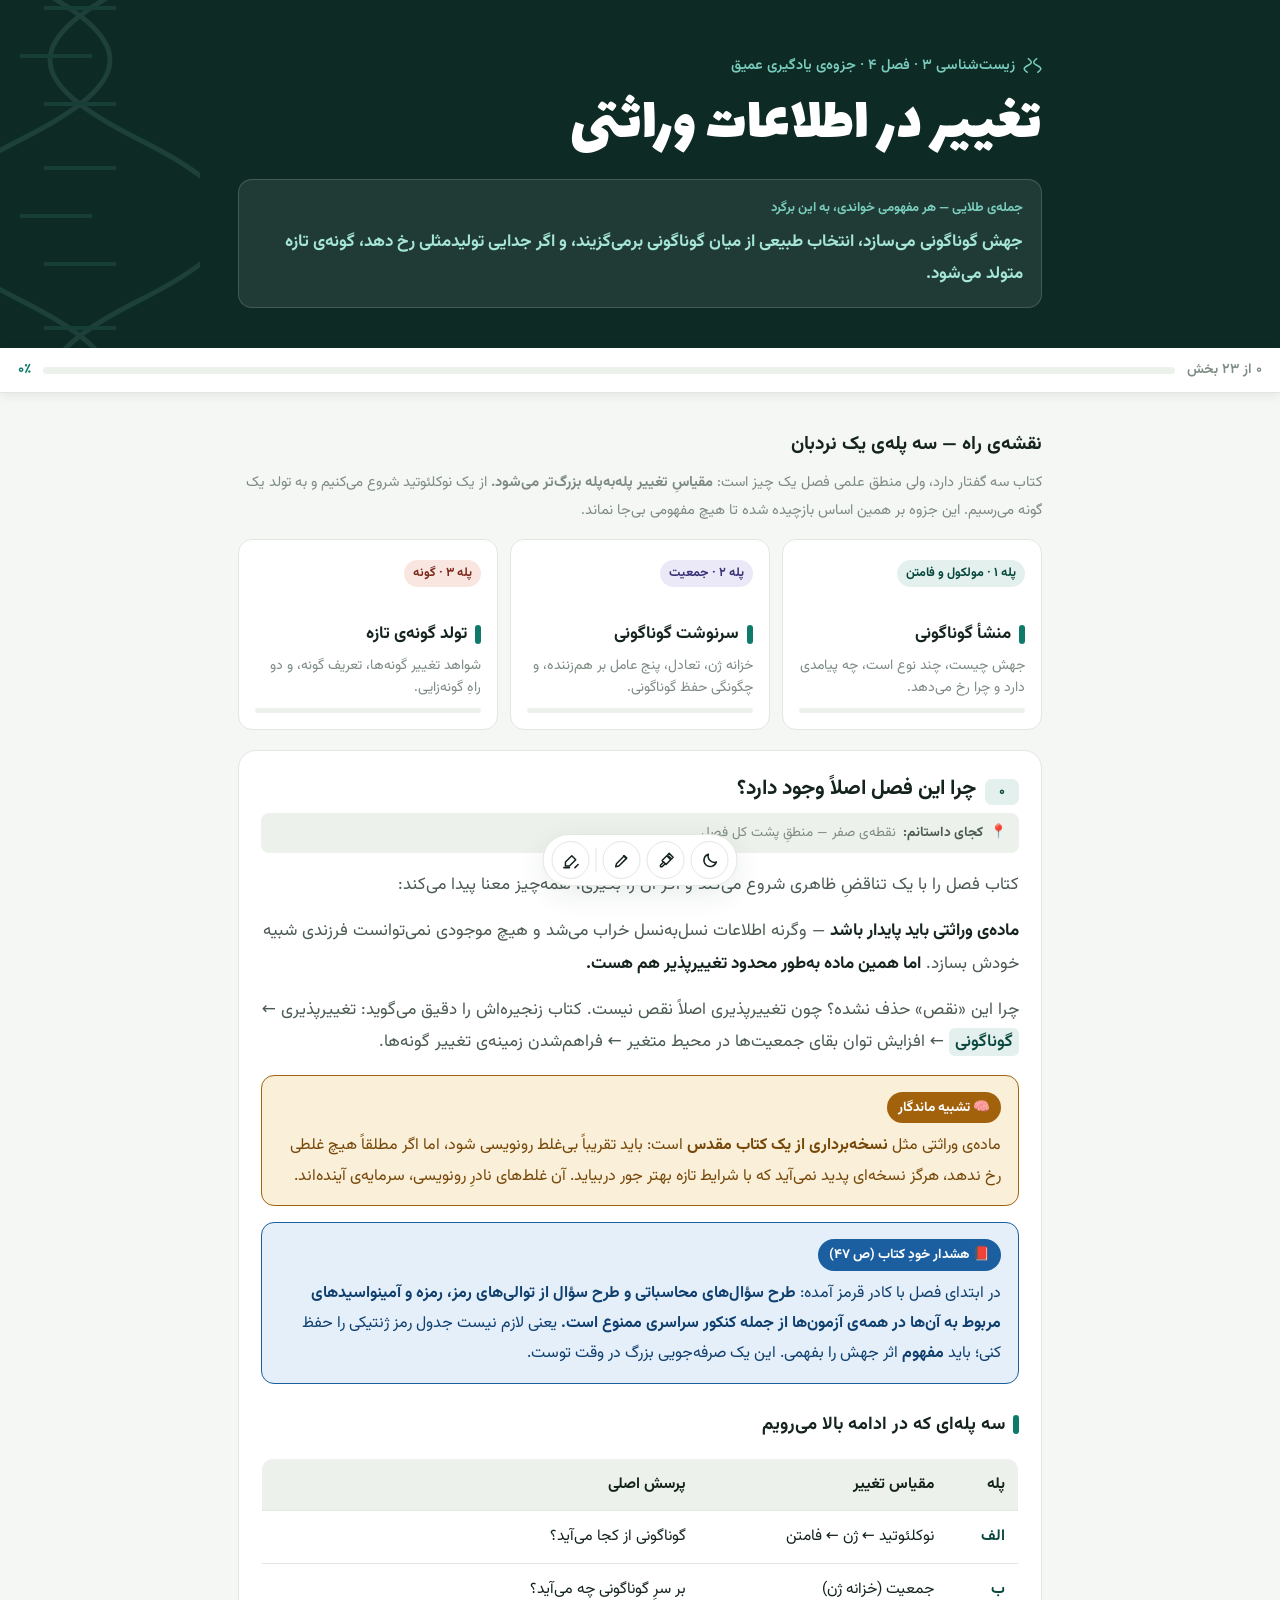
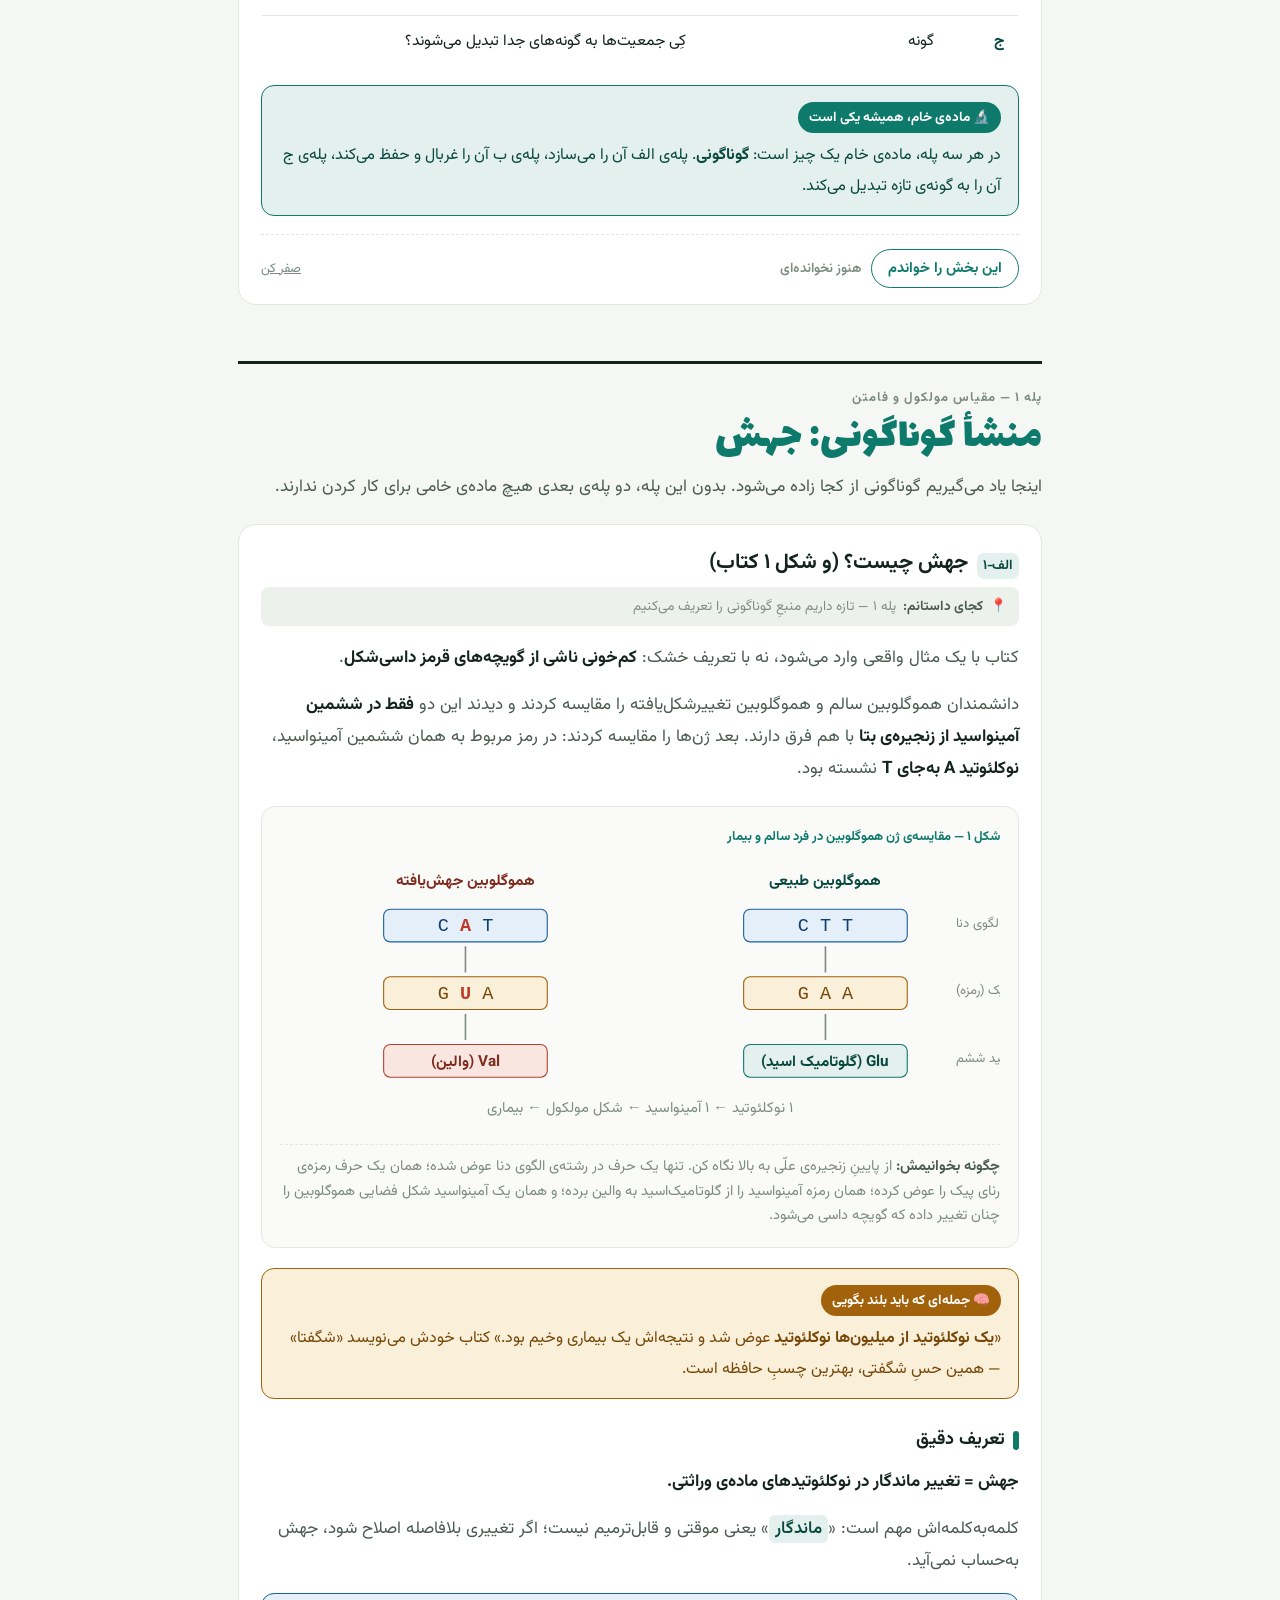
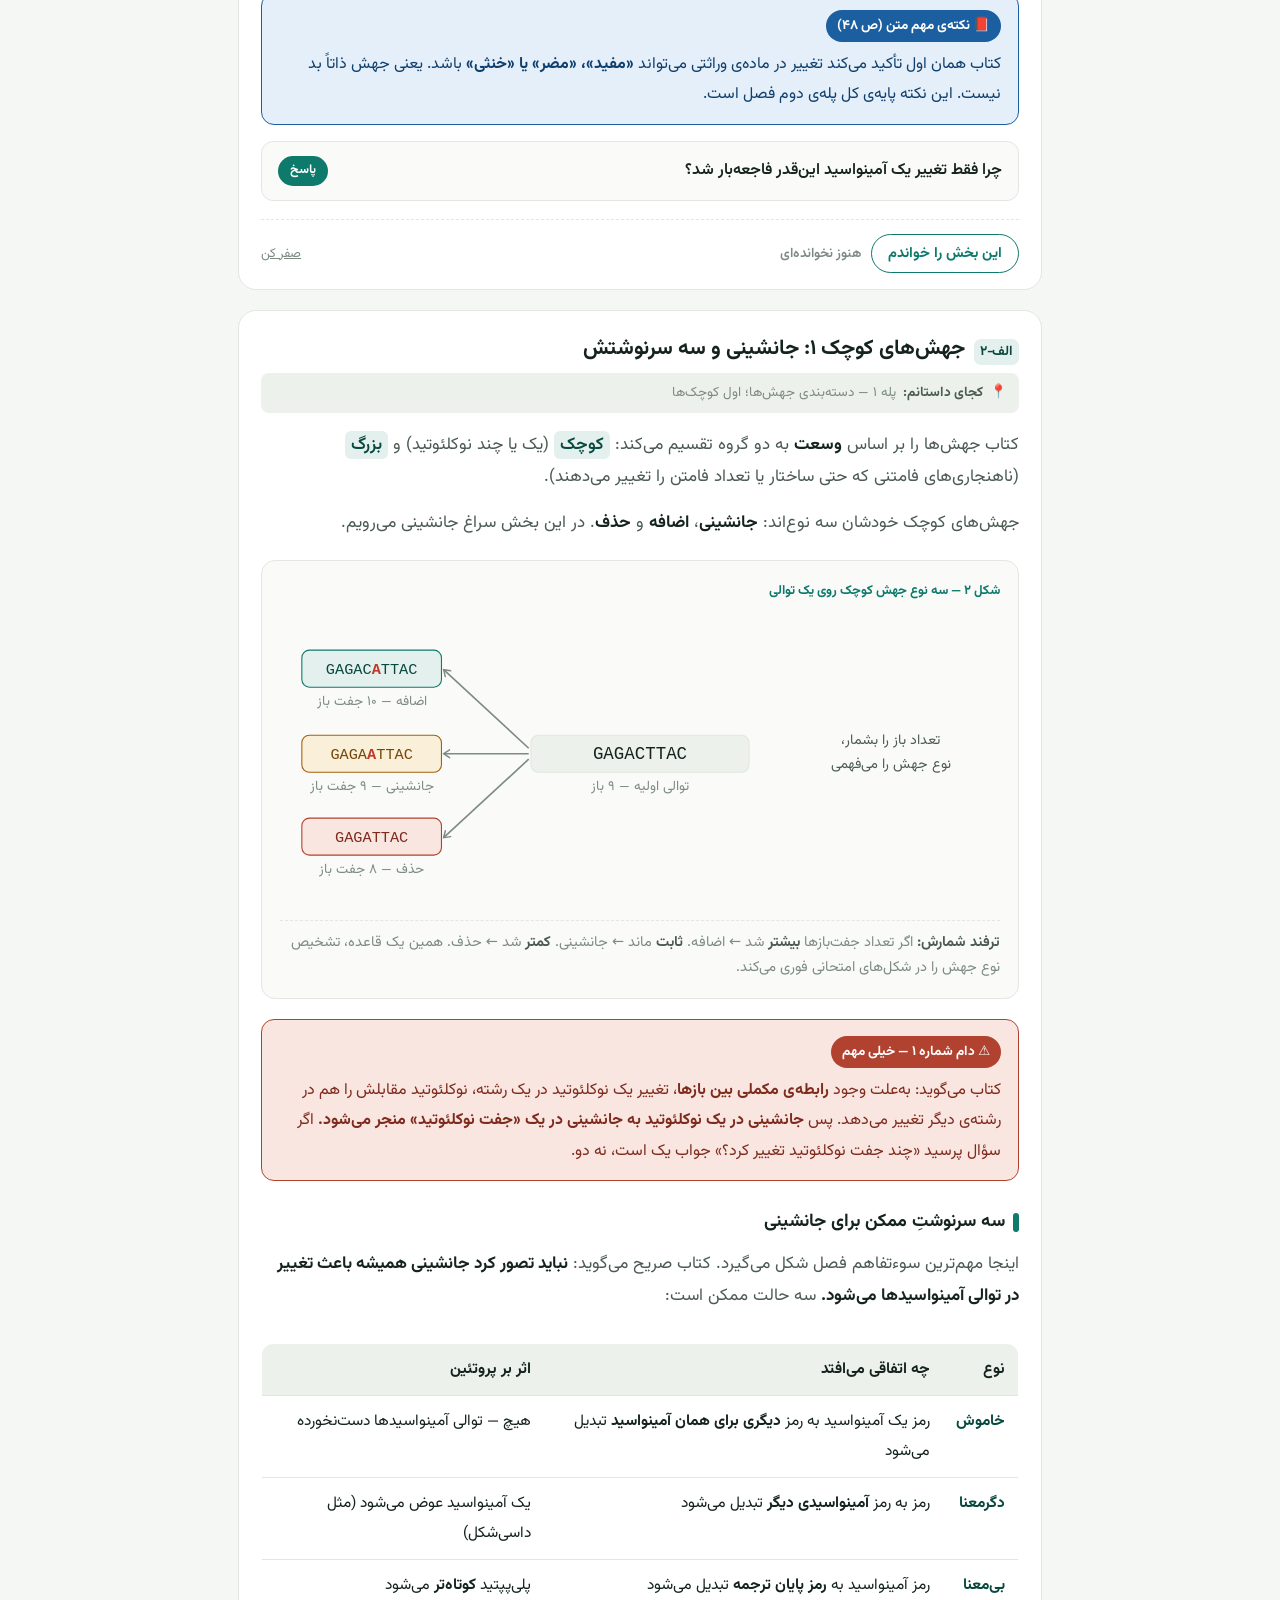
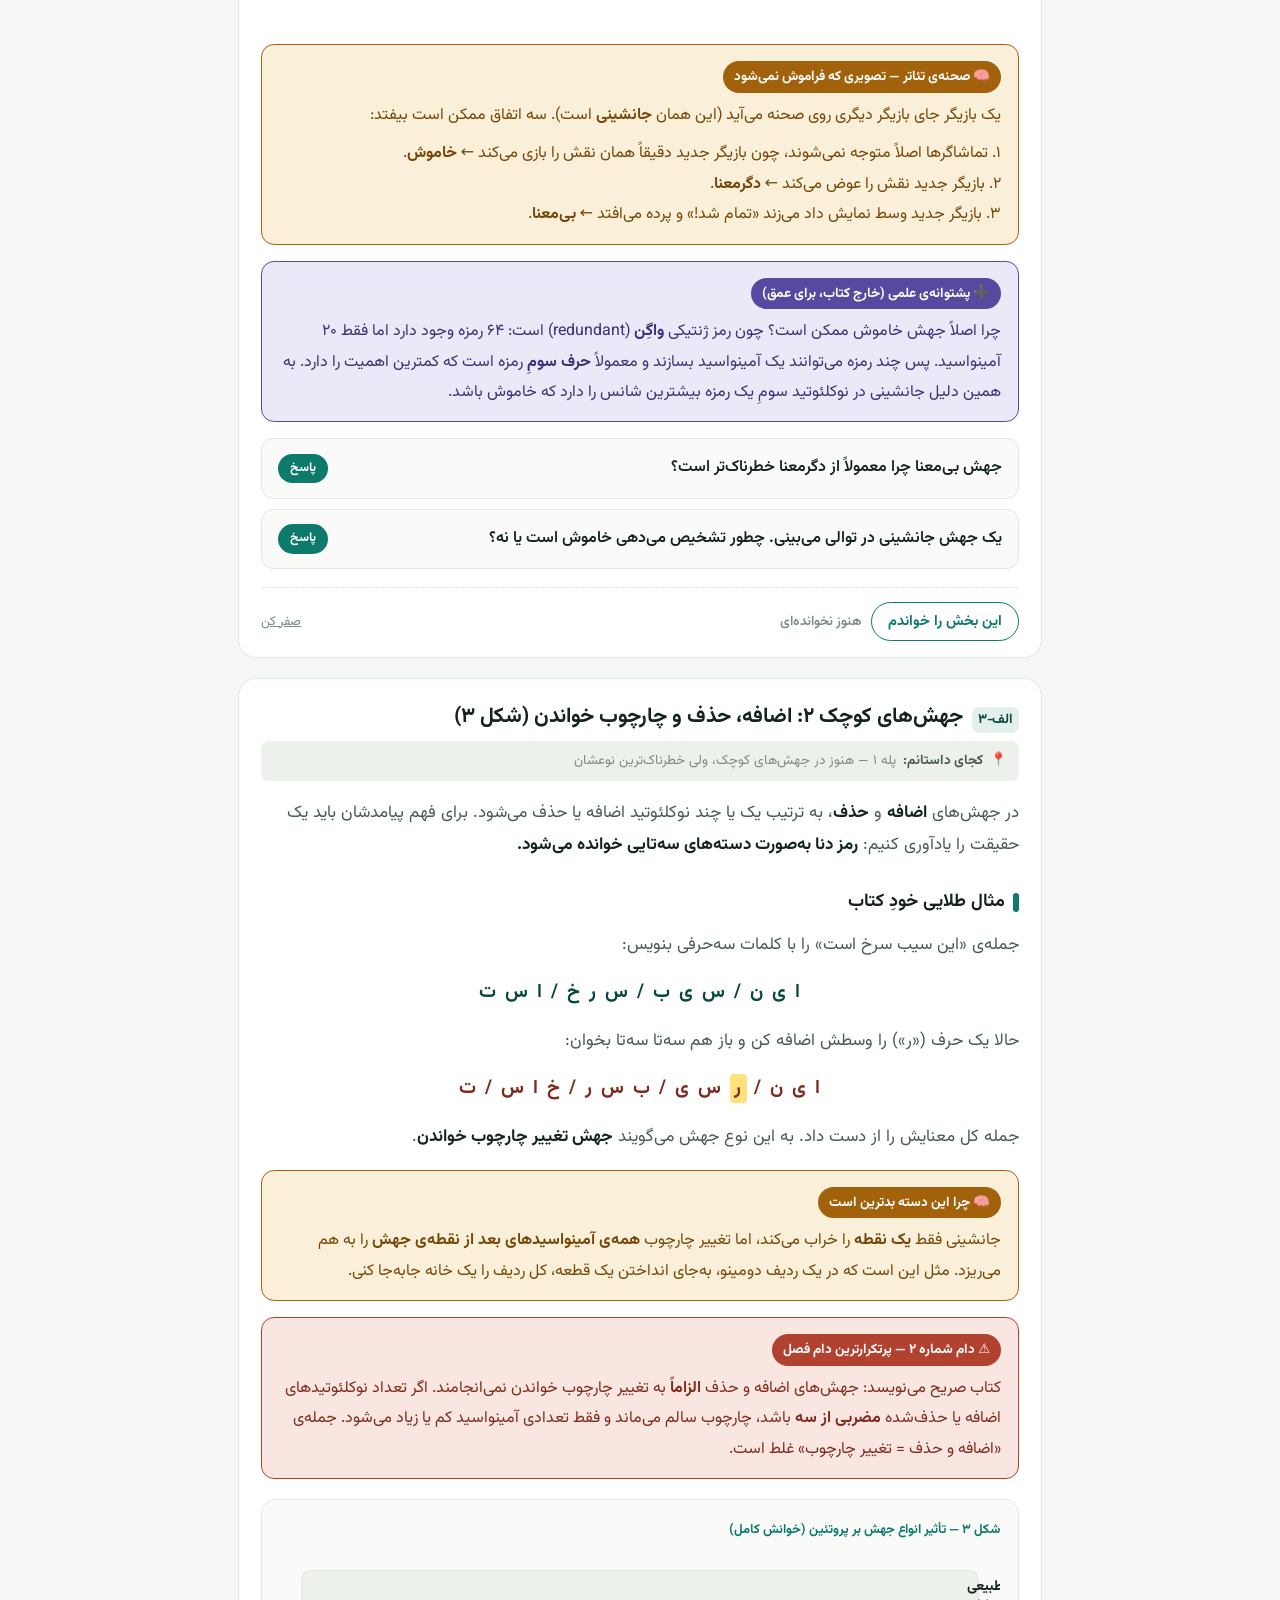
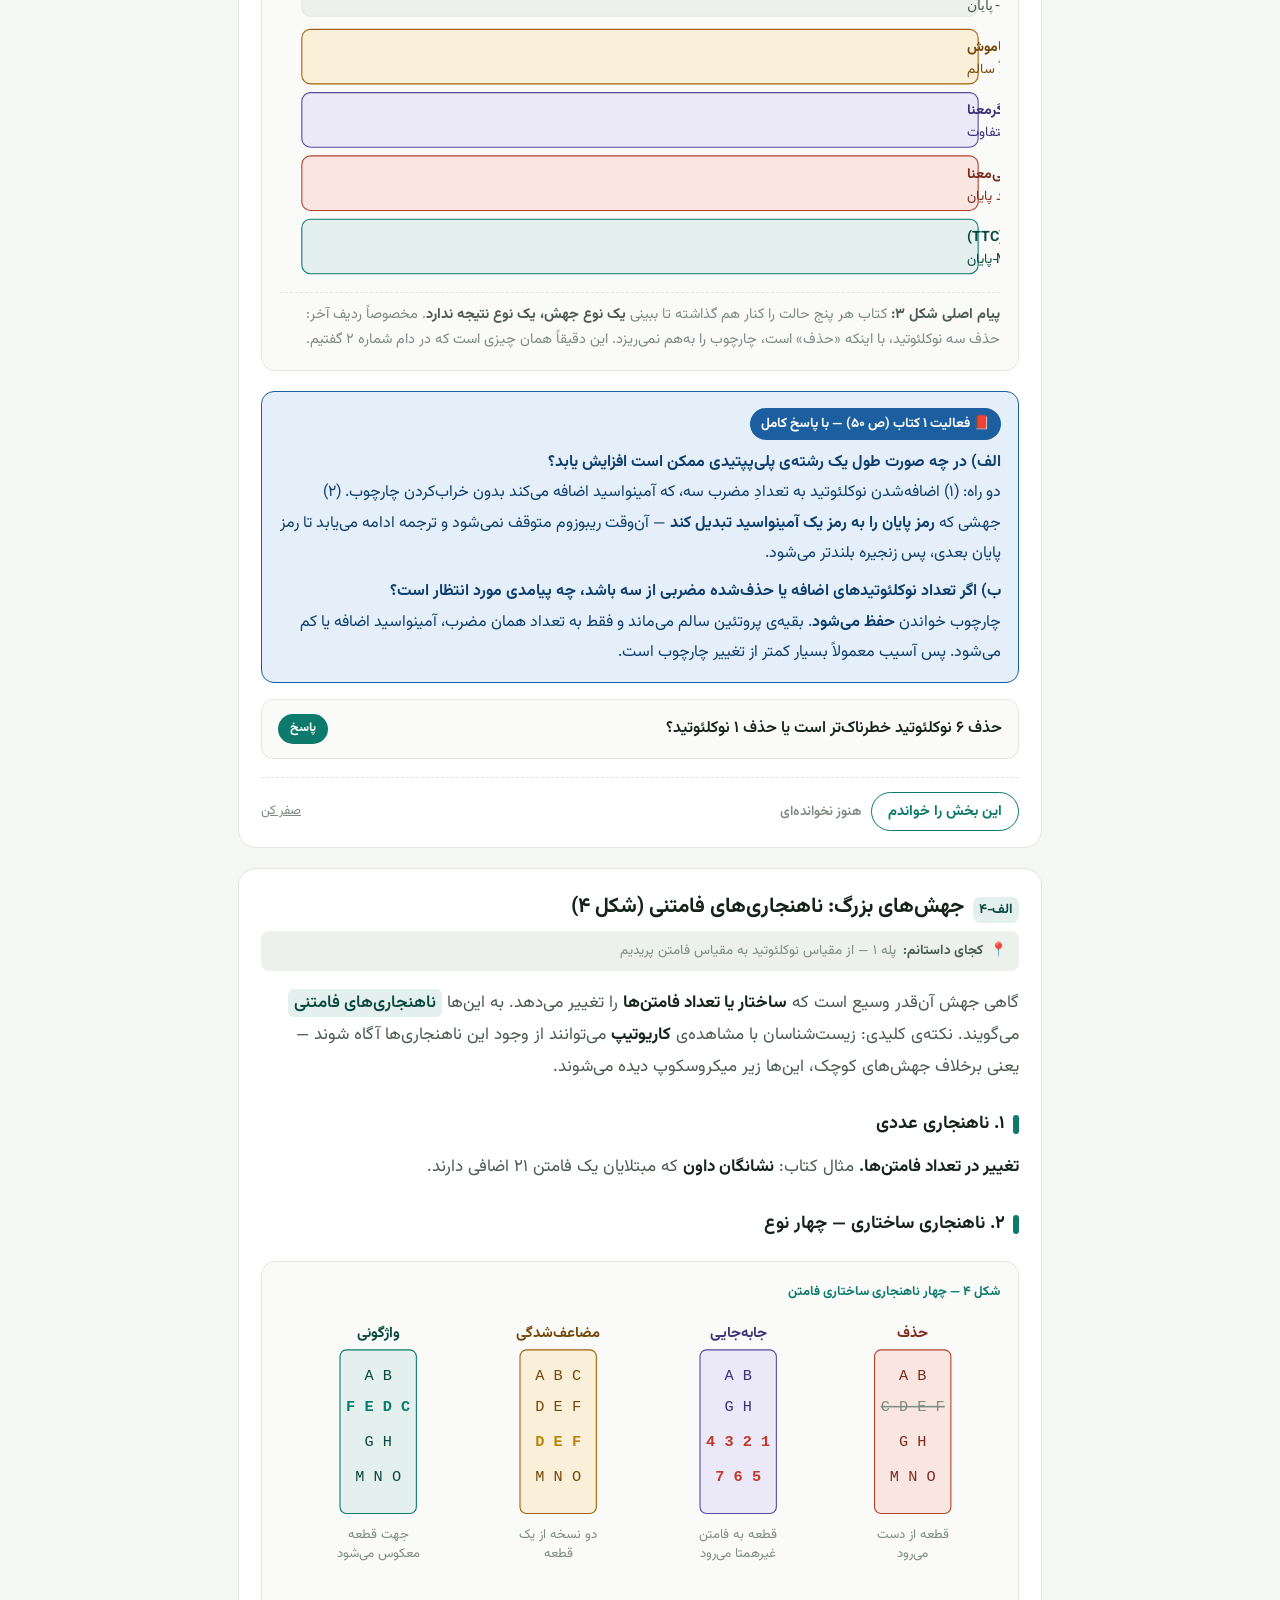
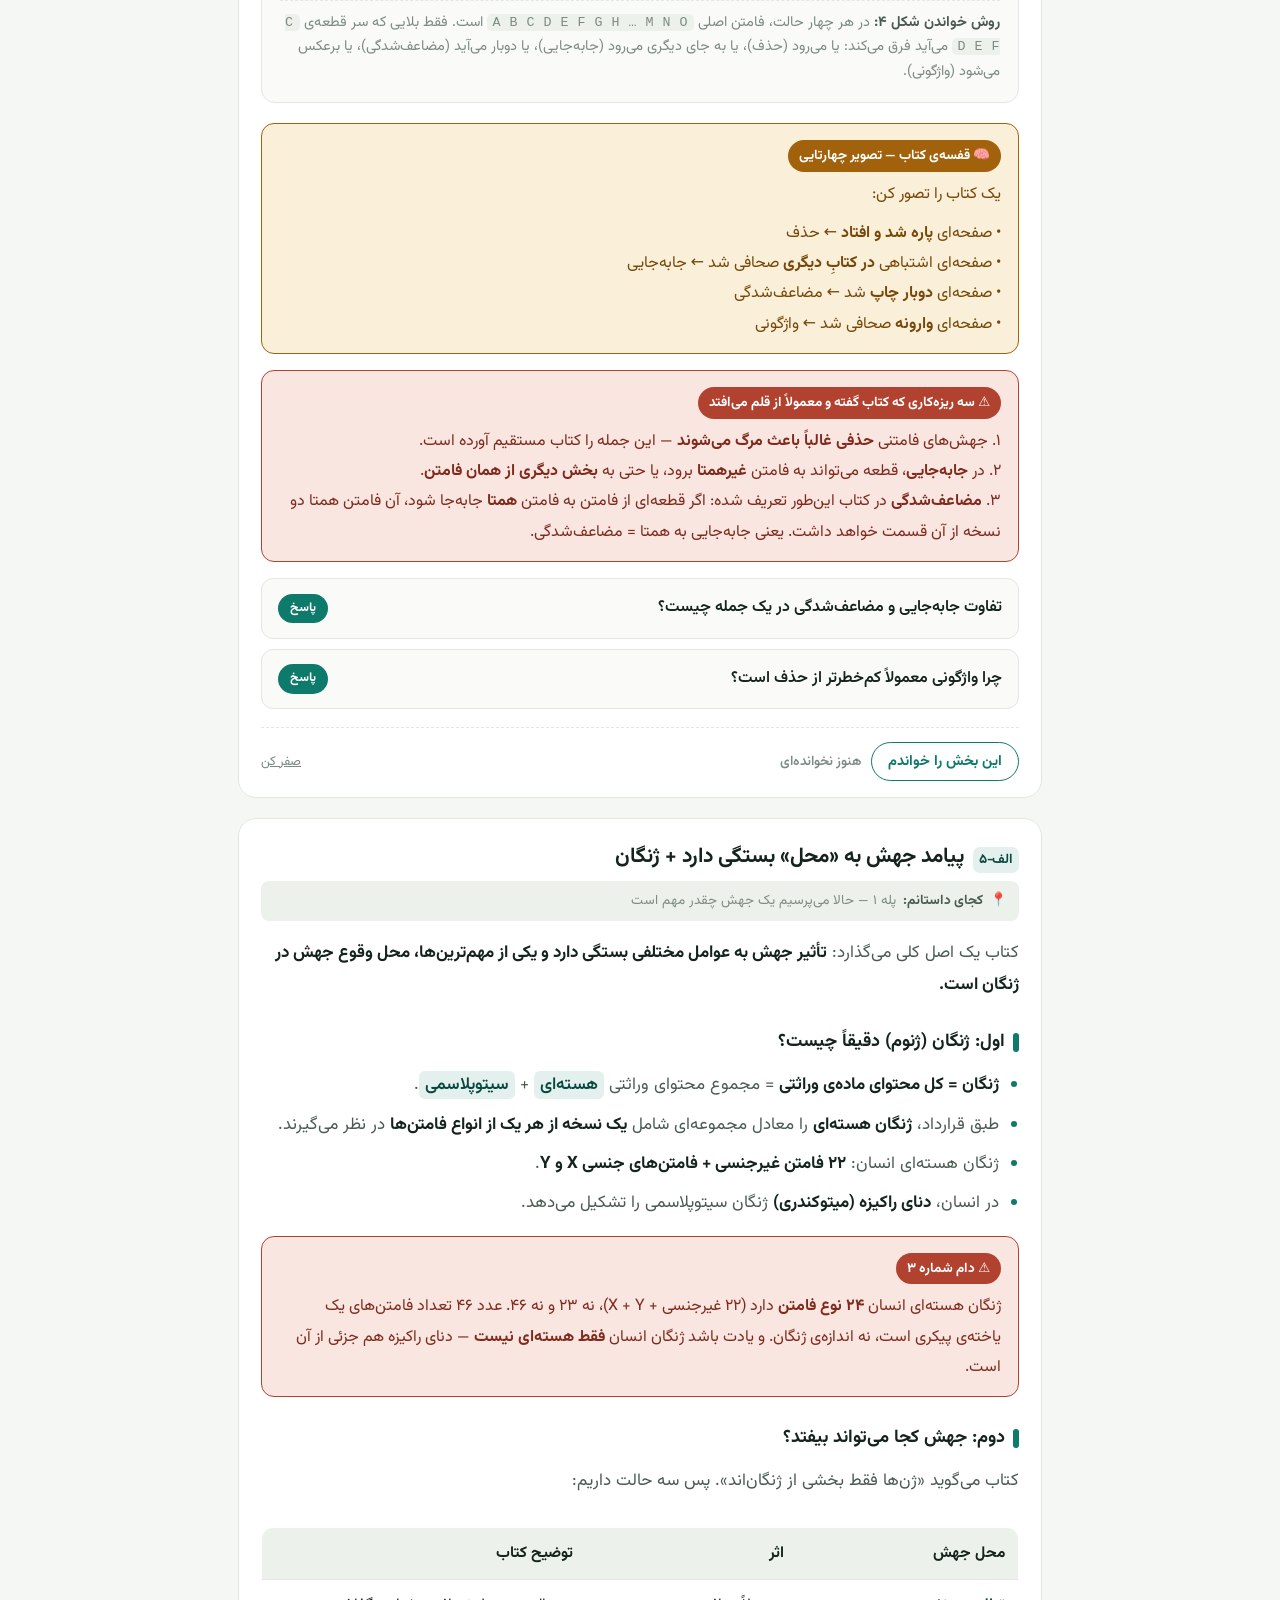
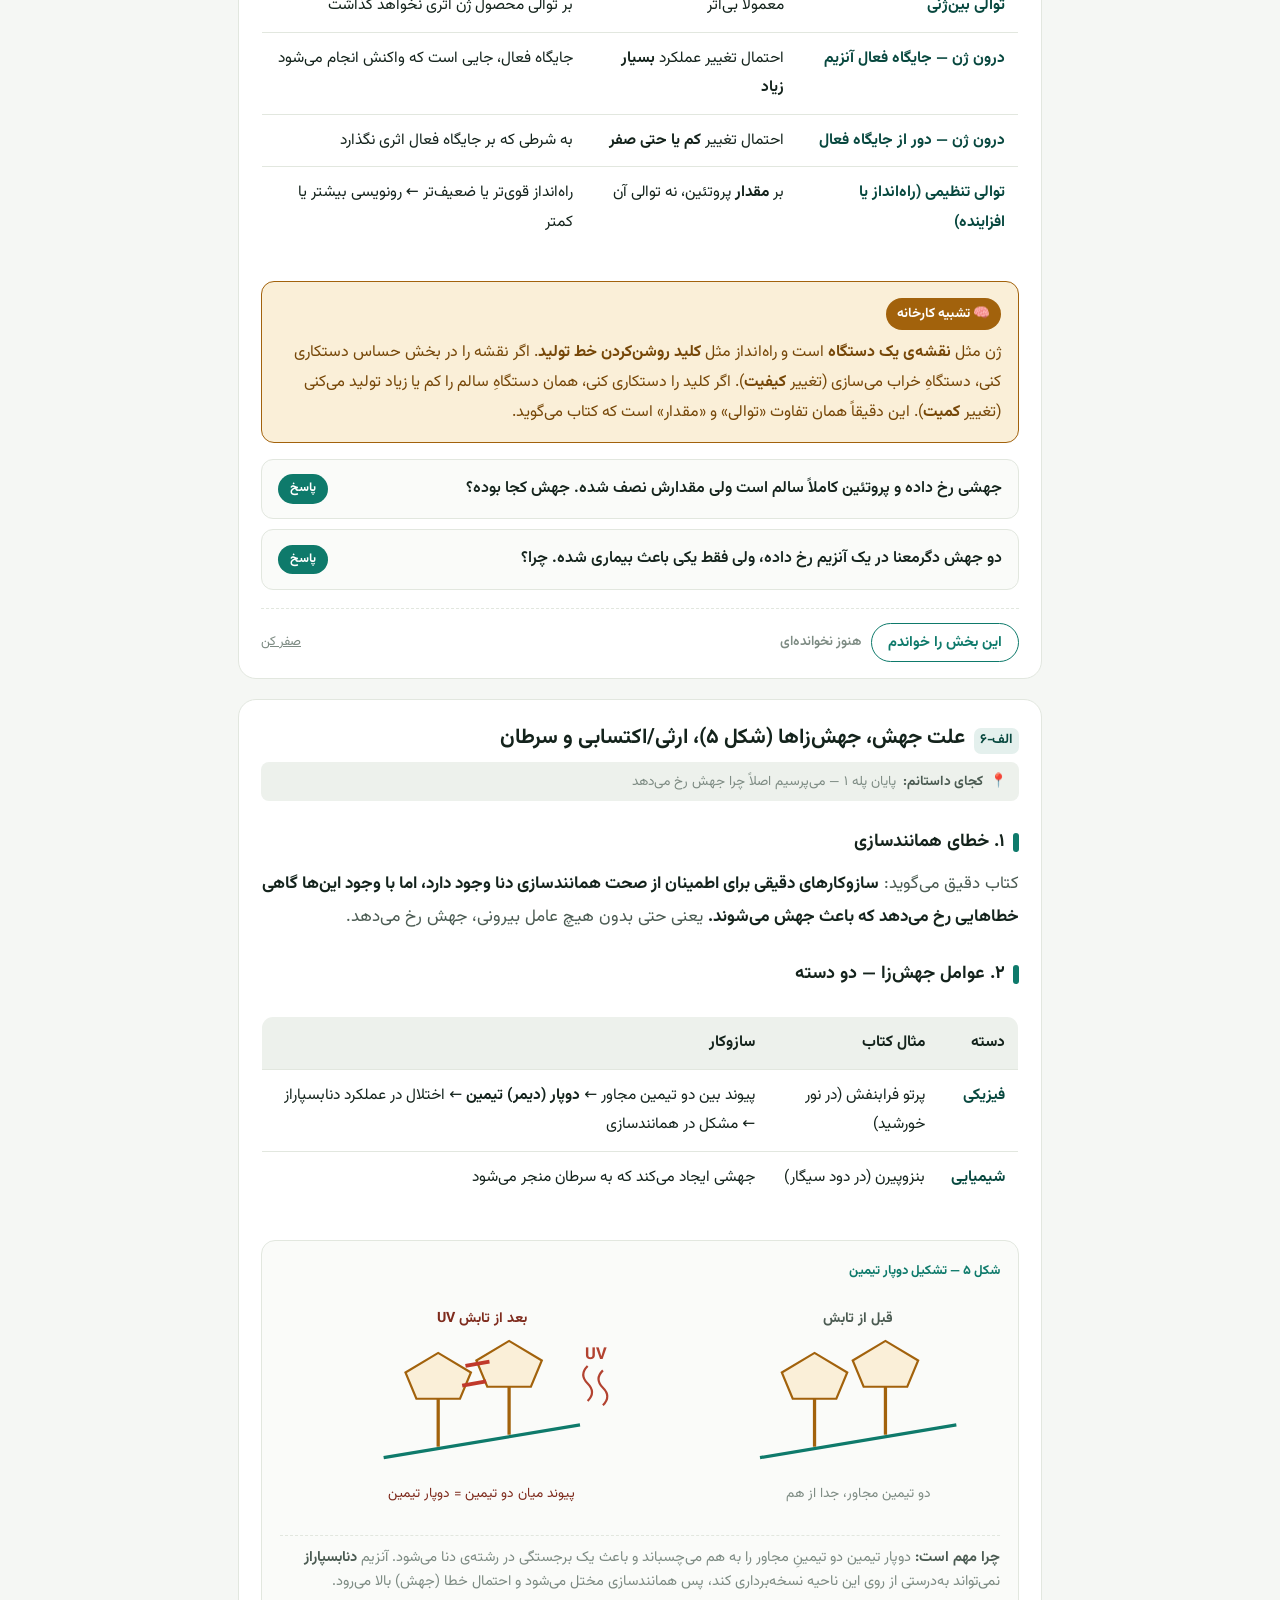
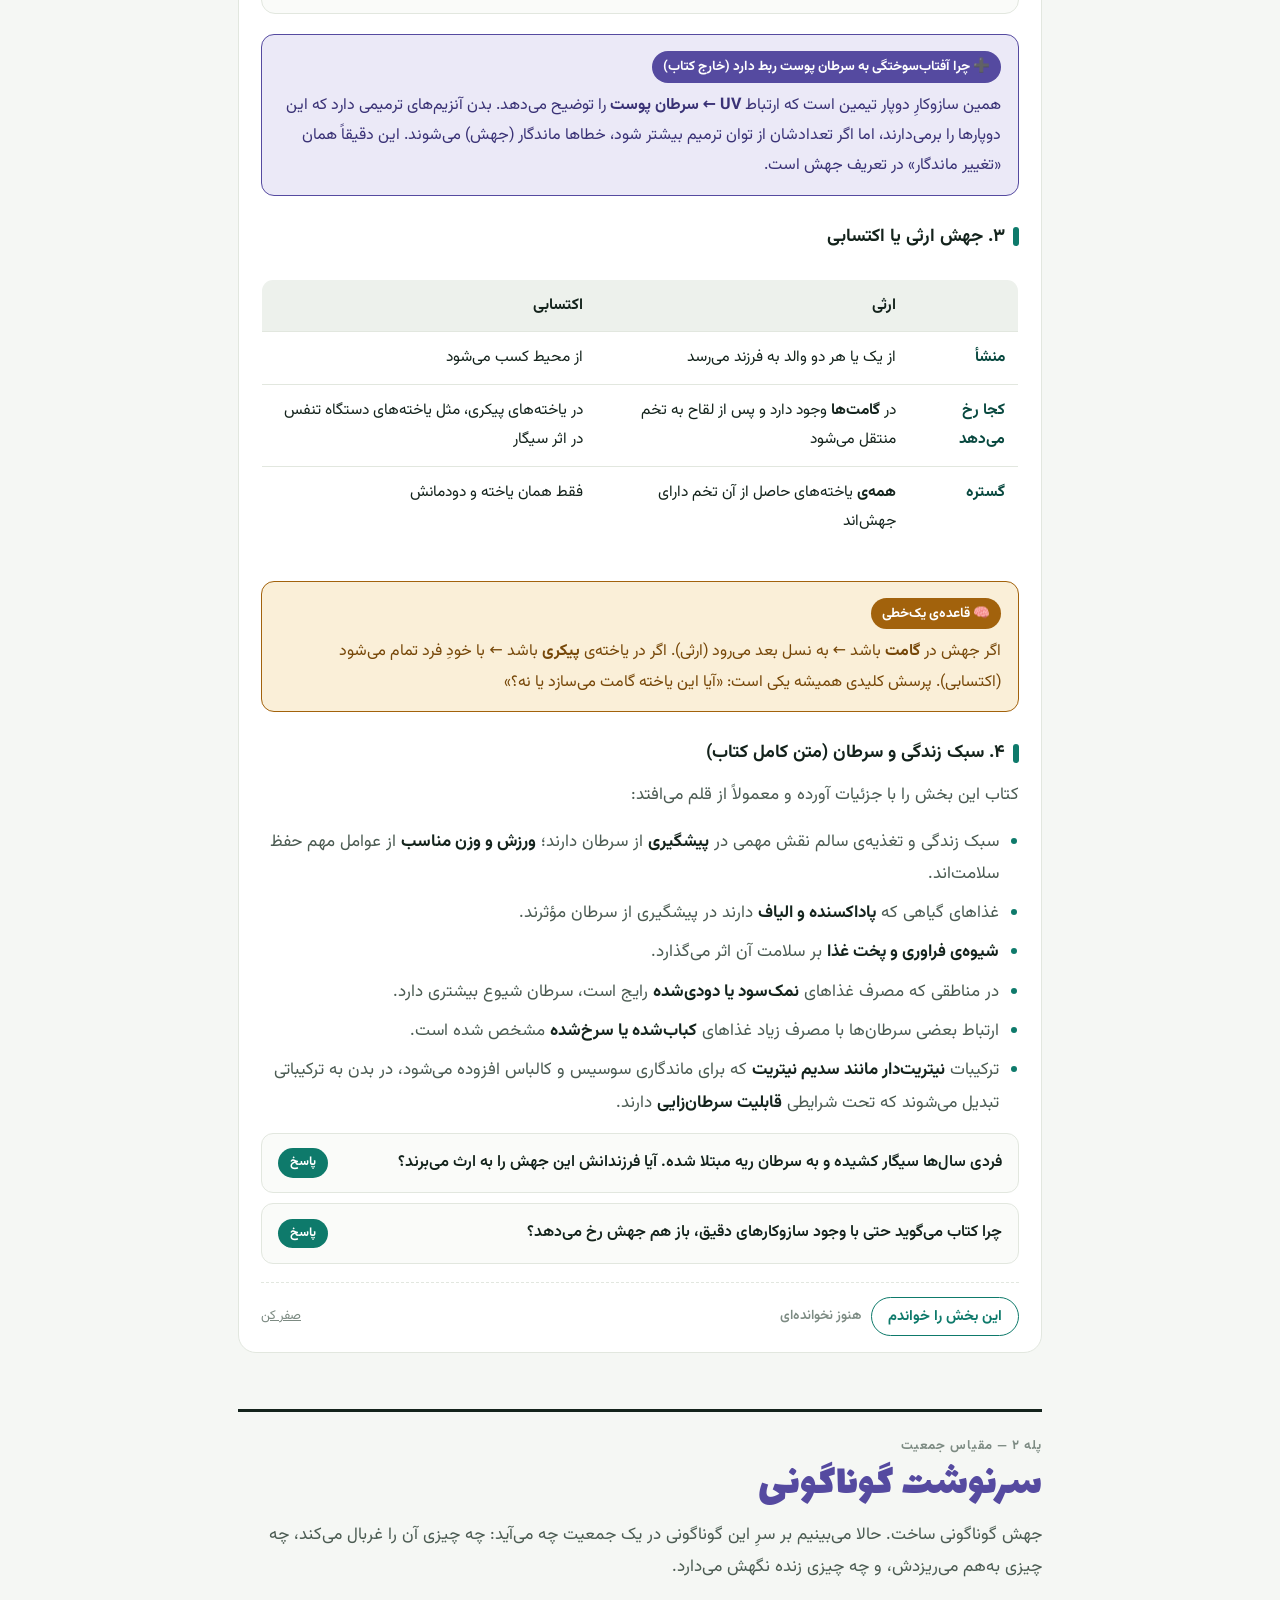
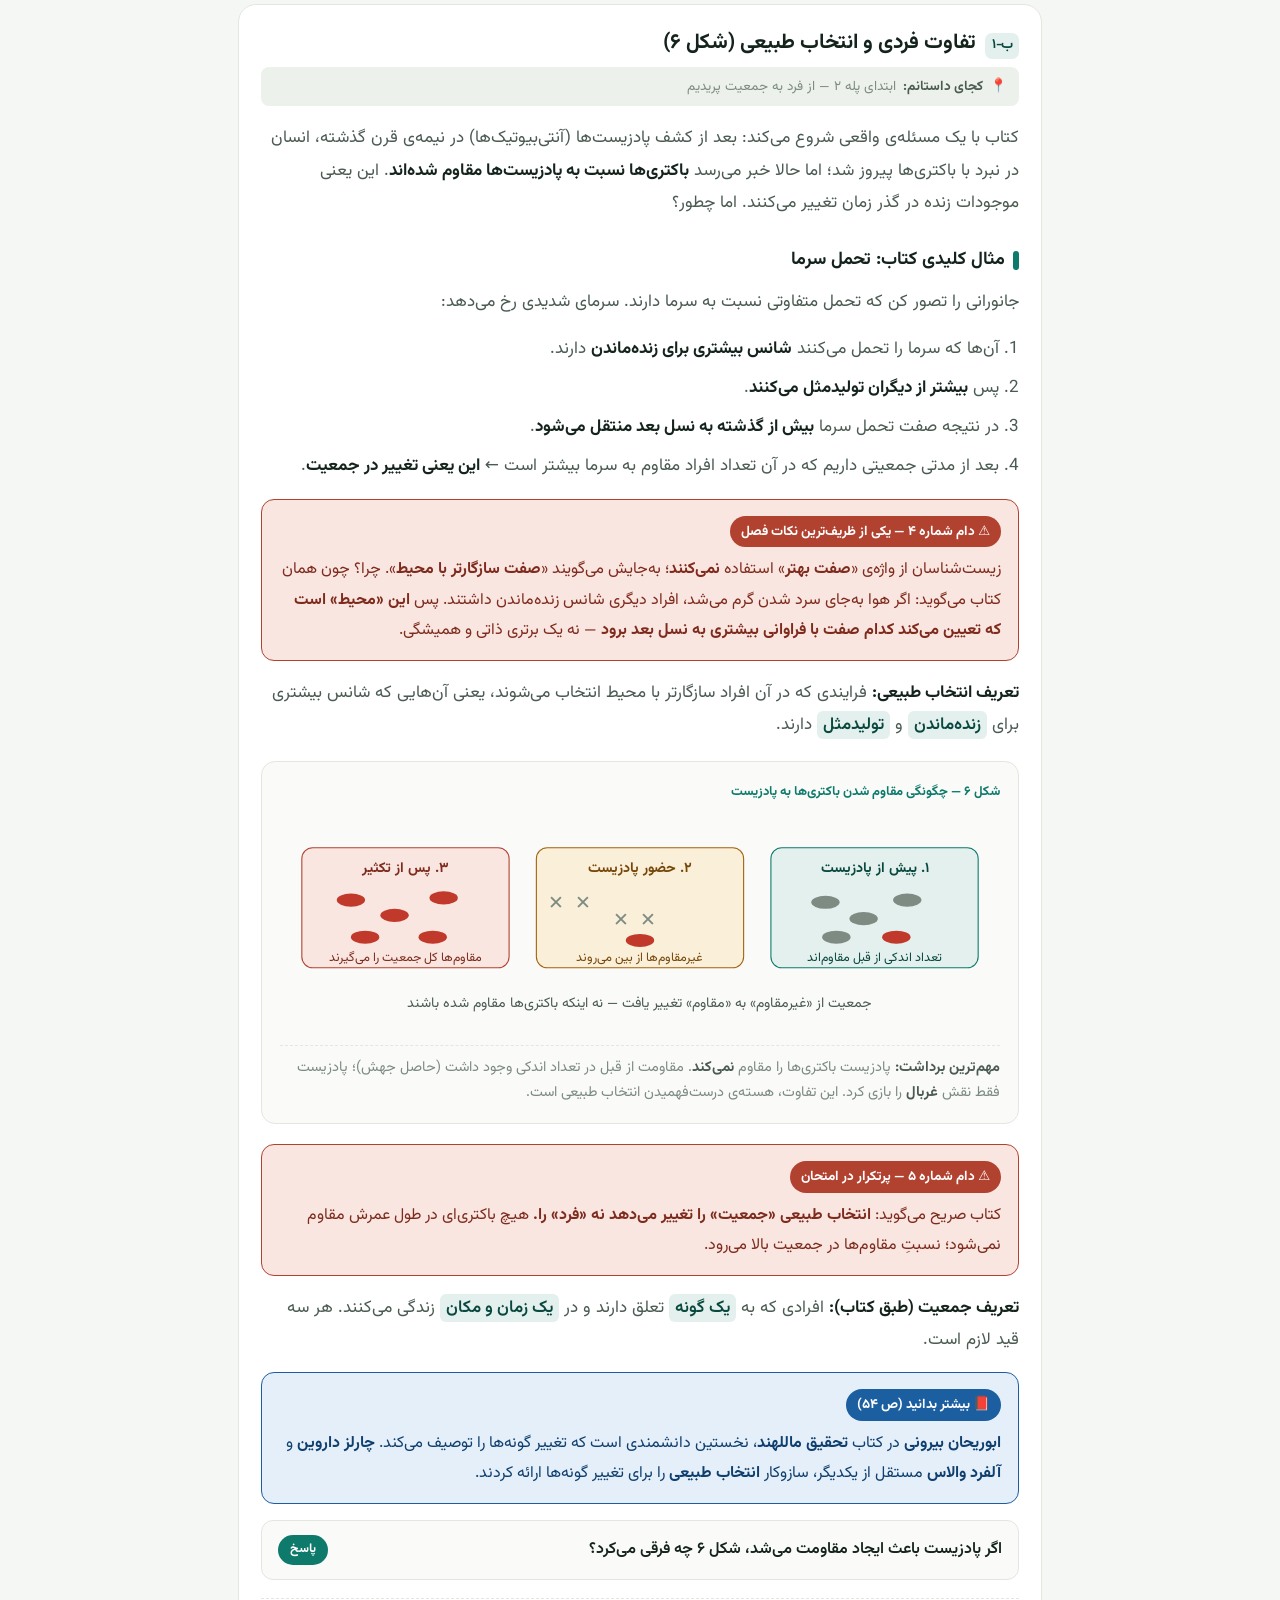
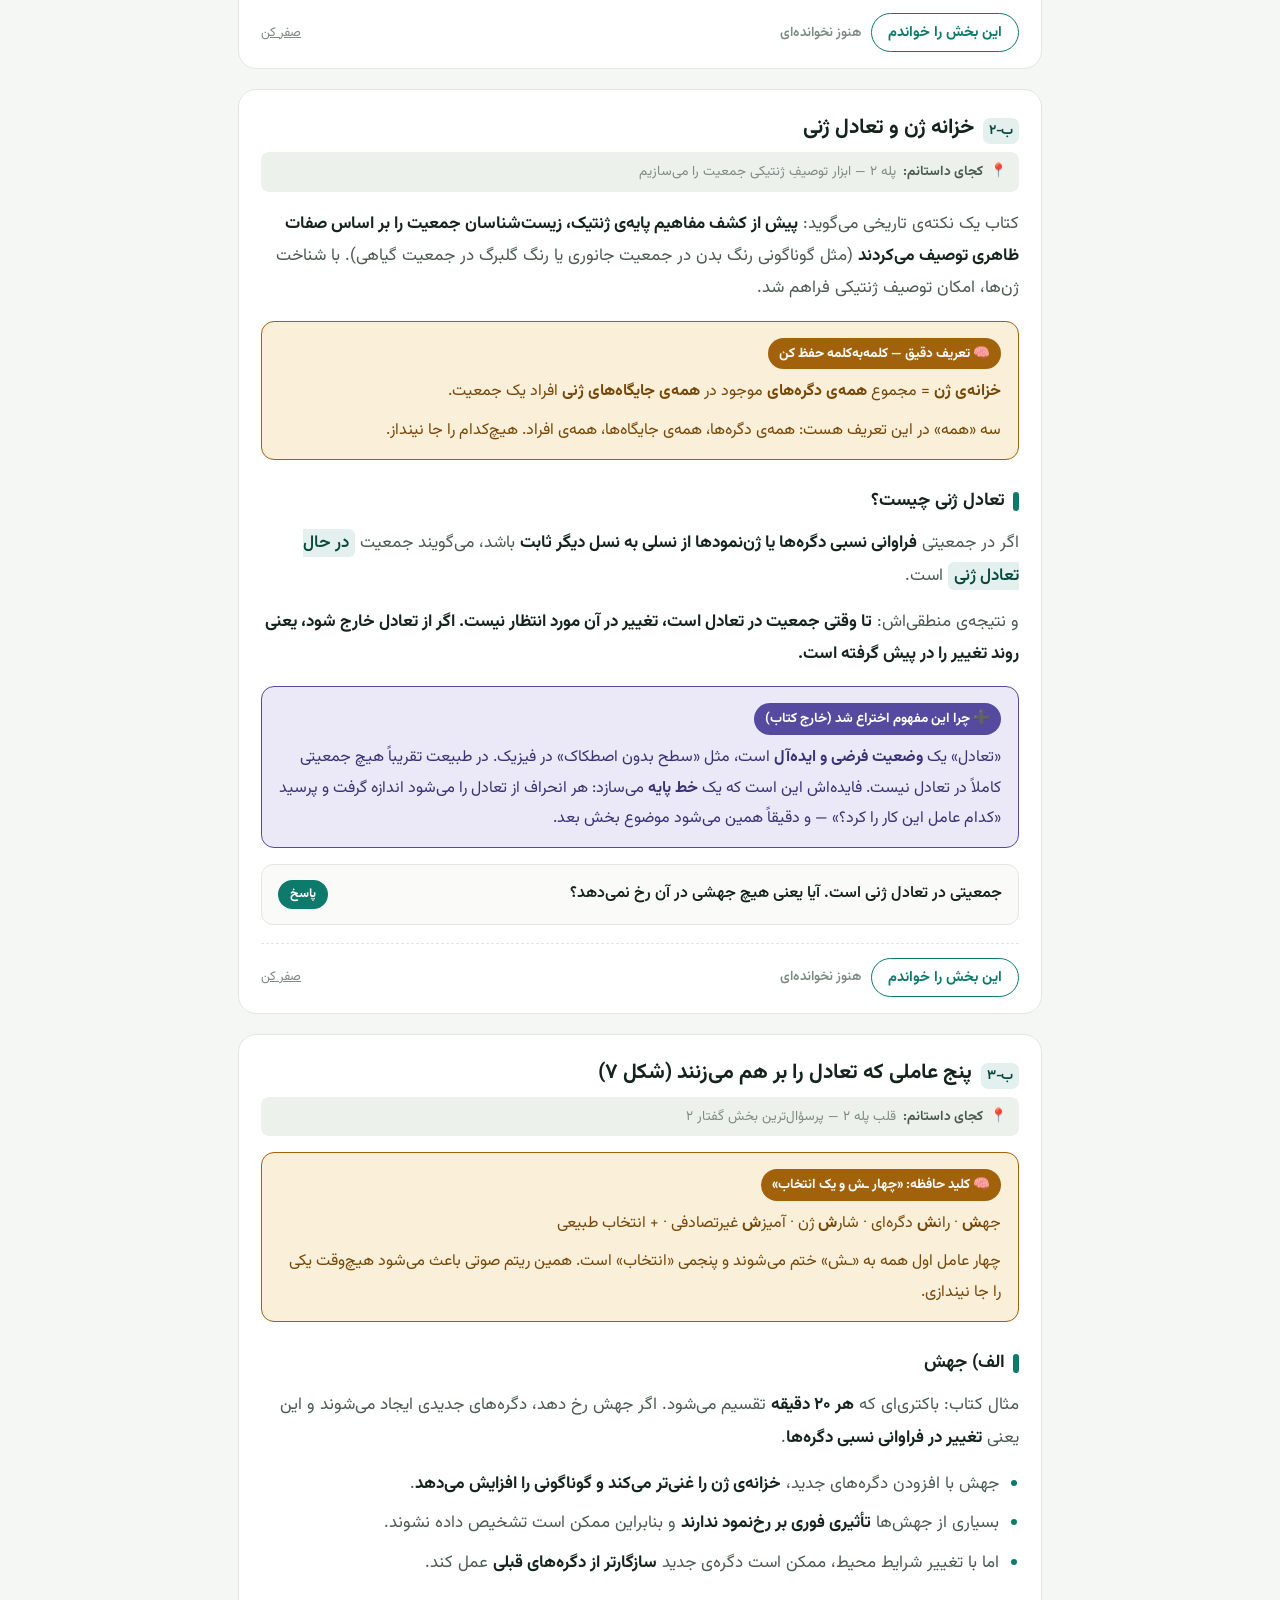
<file: zist-fasl4-taghir/index.html>
<!DOCTYPE html>
<html lang="fa" dir="rtl">
<head>
<meta charset="UTF-8">
<meta name="viewport" content="width=device-width, initial-scale=1.0">
<title>فصل ۴ — تغییر در اطلاعات وراثتی | جزوه‌ی یادگیری عمیق</title>
<link rel="preconnect" href="https://fonts.googleapis.com">
<link rel="preconnect" href="https://fonts.gstatic.com" crossorigin>
<link href="https://fonts.googleapis.com/css2?family=Vazirmatn:wght@300;400;500;600;700;800&family=Lalezar&display=swap" rel="stylesheet">
<style>
:root{
  --paper:#F5F7F4; --card:#FFFFFF; --card2:#FAFBF9; --th:#EDF1EC;
  --ink:#14231C; --soft:#4b5b52; --faint:#7d8b83; --line:#E2E7DF;
  --teal:#0E7A6B; --tealbg:#E4F0ED; --tealink:#08483F;
  --amber:#A2620C; --amberbg:#FAEFD8; --amberink:#764708;
  --coral:#B24230; --coralbg:#F9E6E1; --coralink:#7E2B1D;
  --violet:#554AA0; --violetbg:#EBE9F7; --violetink:#3A3276;
  --blue:#1B5FA0; --bluebg:#E5EFF9; --blueink:#0E3F6E;
  --hl:#FFE27A; --sh:rgba(15,49,43,.09);
  --disp:'Lalezar',system-ui,sans-serif; --body:'Vazirmatn',system-ui,sans-serif;
}
:root[data-theme="dark"]{
  --paper:#0D1512; --card:#151F1B; --card2:#19241F; --th:#1B2622;
  --ink:#E8EFEA; --soft:#AFBDB5; --faint:#7E8C85; --line:#26332D;
  --teal:#41B8A4; --tealbg:#0F2E28; --tealink:#A2E0D4;
  --amber:#DFA744; --amberbg:#2A2210; --amberink:#EFCD8D;
  --coral:#E08269; --coralbg:#2B1913; --coralink:#F0B4A4;
  --violet:#9B8FE0; --violetbg:#1C1932; --violetink:#C9C1F0;
  --blue:#5EA3E0; --bluebg:#111F2E; --blueink:#AFD2F2;
  --hl:#6E5E1A; --sh:rgba(0,0,0,.45);
}
*{box-sizing:border-box;margin:0;padding:0}
html{scroll-behavior:smooth}
body{font-family:var(--body);background:var(--paper);color:var(--ink);
  line-height:1.9;font-size:17px;-webkit-font-smoothing:antialiased;
  transition:background .3s,color .3s;padding-bottom:90px}
.wrap{max-width:840px;margin:0 auto;padding:0 18px}
p{margin:0 0 14px;color:var(--soft)}
strong{color:var(--ink);font-weight:700}
b{font-weight:700}
em{font-style:normal;background:var(--tealbg);color:var(--tealink);font-weight:600;padding:1px 6px;border-radius:6px}
mark.uh{background:var(--hl);color:inherit;padding:0 2px;border-radius:3px}
code{font-family:ui-monospace,monospace;background:var(--th);padding:1px 6px;border-radius:5px;font-size:.92em;letter-spacing:.5px}

/* ---------- TOOLBAR ---------- */
#tb{position:fixed;bottom:14px;left:50%;transform:translateX(-50%);z-index:9999;
  display:flex;gap:6px;align-items:center;background:var(--card);border:1px solid var(--line);
  border-radius:32px;padding:6px 8px;box-shadow:0 8px 28px var(--sh)}
#tb button{width:38px;height:38px;border-radius:50%;border:1px solid var(--line);
  background:transparent;color:var(--ink);cursor:pointer;display:grid;place-items:center;transition:.15s}
#tb button:hover{border-color:var(--teal)}
#tb button.on{background:var(--teal);color:#fff;border-color:var(--teal)}
#tb svg{width:19px;height:19px;fill:none;stroke:currentColor;stroke-width:1.9;stroke-linecap:round;stroke-linejoin:round}
#tb .sep{width:1px;height:24px;background:var(--line)}
#penbar{display:none;gap:5px;align-items:center}
#penbar.show{display:flex}
.pen{width:22px;height:22px;border-radius:50%;cursor:pointer;box-shadow:0 0 0 1px var(--line)}
.pen.sel{box-shadow:0 0 0 2px var(--ink)}
#draw{position:absolute;top:0;left:0;pointer-events:none;z-index:50;display:none}
body.dw #draw{display:block;pointer-events:auto;cursor:crosshair;touch-action:none}
.toast{position:fixed;bottom:70px;left:50%;transform:translateX(-50%);background:var(--ink);
  color:var(--paper);padding:9px 18px;border-radius:20px;font-size:14px;z-index:10000;
  opacity:0;transition:opacity .3s;pointer-events:none}
.toast.show{opacity:1}

/* ---------- HERO ---------- */
.hero{background:#0E2A24;color:#eaf3f0;padding:52px 20px 40px;position:relative;overflow:hidden}
.hero .wrap{position:relative;z-index:2}
.kick{font-size:14.5px;color:#79cdbe;font-weight:600;margin-bottom:12px;display:flex;align-items:center;gap:8px}
.kick svg{width:19px;height:19px;stroke:#79cdbe;fill:none;stroke-width:1.8}
.hero h1{font-family:var(--disp);font-weight:400;font-size:clamp(36px,8.5vw,62px);
  line-height:1.08;color:#fff;margin-bottom:16px}
.gold{background:rgba(255,255,255,.08);border:1px solid rgba(255,255,255,.16);
  border-radius:14px;padding:16px 18px;margin-top:20px}
.gold .lb{font-size:13px;color:#79cdbe;font-weight:700;margin-bottom:6px}
.gold p{color:#d6e8e3;margin:0;font-size:17px}
.gold b{color:#a5e6d8}
.hx{position:absolute;top:-20px;left:-40px;opacity:.14;z-index:1}
@media(max-width:640px){.hx{opacity:.07;left:-100px}}

/* ---------- PROGRESS BAR ---------- */
#pbar{position:sticky;top:0;z-index:900;background:var(--card);border-bottom:1px solid var(--line);
  padding:9px 18px;display:flex;align-items:center;gap:12px;font-size:14px;box-shadow:0 2px 10px var(--sh)}
#pbar .track{flex:1;height:7px;background:var(--th);border-radius:5px;overflow:hidden}
#pbar .fill{height:100%;background:var(--teal);width:0;transition:width .4s;border-radius:5px}
#pbar .lbl{color:var(--faint);white-space:nowrap;font-weight:600}
#pbar .pct{color:var(--teal);font-weight:700;white-space:nowrap}

/* ---------- TOC ---------- */
.toc{margin:34px 0 10px}
.toc h3{font-size:19px;font-weight:700;margin-bottom:6px}
.toc .hint{font-size:14.5px;color:var(--faint);margin-bottom:14px}
.tgrid{display:grid;grid-template-columns:1fr 1fr 1fr;gap:12px}
@media(max-width:760px){.tgrid{grid-template-columns:1fr}}
.tcard{background:var(--card);border:1px solid var(--line);border-radius:14px;padding:16px;
  text-decoration:none;color:inherit;transition:.15s;display:block}
.tcard:hover{transform:translateY(-2px);box-shadow:0 8px 22px var(--sh)}
.tcard .tg{font-size:12.5px;font-weight:700;padding:2px 9px;border-radius:20px;display:inline-block;margin-bottom:7px}
.tcard.a .tg{background:var(--tealbg);color:var(--tealink)}
.tcard.b .tg{background:var(--violetbg);color:var(--violetink)}
.tcard.c .tg{background:var(--coralbg);color:var(--coralink)}
.tcard h4{font-size:17px;font-weight:700;margin-bottom:4px}
.tcard p{font-size:14px;margin:0;color:var(--faint);line-height:1.6}
.tcard .mini{margin-top:9px;height:5px;background:var(--th);border-radius:4px;overflow:hidden}
.tcard .mini i{display:block;height:100%;background:var(--teal);width:0;transition:width .4s}

/* ---------- PART HEADS ---------- */
.part{margin:56px 0 4px;padding-top:22px;border-top:3px solid var(--ink)}
.part .pl{font-size:13px;font-weight:700;letter-spacing:1px;color:var(--faint)}
.part h2{font-family:var(--disp);font-weight:400;font-size:clamp(28px,6vw,44px);line-height:1.15;margin:2px 0 8px}
.part .pd{font-size:17px;color:var(--soft)}
.part.A h2{color:var(--teal)} .part.B h2{color:var(--violet)} .part.C h2{color:var(--coral)} .part.D h2{color:var(--blue)}

/* ---------- CHUNK ---------- */
.chunk{background:var(--card);border:1px solid var(--line);border-radius:18px;
  padding:22px 22px 16px;margin:20px 0;scroll-margin-top:60px;transition:border-color .3s}
.chunk.done{border-color:var(--teal)}
.chunk>h3{font-size:21px;font-weight:700;margin-bottom:4px;display:flex;align-items:flex-start;gap:9px;line-height:1.5}
.chunk>h3 .no{flex:none;min-width:34px;height:26px;border-radius:7px;background:var(--tealbg);color:var(--tealink);
  font-size:13.5px;font-weight:700;display:grid;place-items:center;margin-top:6px;padding:0 6px}
.where{font-size:13.5px;color:var(--faint);background:var(--th);border-radius:8px;
  padding:7px 12px;margin:8px 0 16px;display:flex;align-items:center;gap:7px}
.where b{color:var(--soft)}
h4{font-size:18px;font-weight:700;margin:24px 0 9px;display:flex;align-items:center;gap:8px}
h4::before{content:"";width:6px;height:19px;background:var(--teal);border-radius:3px;flex:none}
h5{font-size:16.5px;font-weight:700;margin:18px 0 6px;color:var(--ink)}

/* ---------- NOTES ---------- */
.n{border-radius:13px;padding:15px 17px 13px;margin:16px 0;border:1px solid}
.n .tag{display:inline-block;font-weight:700;font-size:13.5px;padding:3px 11px;border-radius:20px;margin-bottom:8px}
.n p{margin:0 0 8px;font-size:16px}
.n p:last-child{margin:0}
.n.mem{background:var(--amberbg);border-color:var(--amber)}
.n.mem .tag{background:var(--amber);color:#fff} .n.mem p{color:var(--amberink)} .n.mem b{color:var(--amberink)}
.n.trap{background:var(--coralbg);border-color:var(--coral)}
.n.trap .tag{background:var(--coral);color:#fff} .n.trap p{color:var(--coralink)} .n.trap b{color:var(--coralink)}
.n.ex{background:var(--tealbg);border-color:var(--teal)}
.n.ex .tag{background:var(--teal);color:#fff} .n.ex p{color:var(--tealink)} .n.ex b{color:var(--tealink)}
.n.plus{background:var(--violetbg);border-color:var(--violet)}
.n.plus .tag{background:var(--violet);color:#fff} .n.plus p{color:var(--violetink)} .n.plus b{color:var(--violetink)}
.n.book{background:var(--bluebg);border-color:var(--blue)}
.n.book .tag{background:var(--blue);color:#fff} .n.book p{color:var(--blueink)} .n.book b{color:var(--blueink)}

/* ---------- FIGURE ---------- */
.fig{background:var(--card2);border:1px solid var(--line);border-radius:14px;padding:18px;margin:20px 0}
.fig .ft{font-size:13px;font-weight:700;color:var(--teal);margin-bottom:10px}
.fig svg{max-width:100%;height:auto;display:block;margin:0 auto}
.fig .cap{font-size:14.5px;color:var(--faint);margin-top:12px;line-height:1.7;border-top:1px dashed var(--line);padding-top:10px}
.fig .cap b{color:var(--soft)}

/* ---------- TABLE ---------- */
table.t{width:100%;border-collapse:collapse;margin:16px 0;background:var(--card);
  border:1px solid var(--line);border-radius:12px;overflow:hidden;font-size:15.5px}
table.t th,table.t td{padding:11px 13px;text-align:right;border-bottom:1px solid var(--line);vertical-align:top}
table.t th{background:var(--th);font-weight:700}
table.t tr:last-child td{border-bottom:0}
table.t td:first-child{font-weight:700;color:var(--tealink)}
.scroller{overflow-x:auto}

ul.b,ol.b{margin:10px 0 14px;padding-right:20px;color:var(--soft)}
ul.b li,ol.b li{margin-bottom:7px}
ul.b li::marker{color:var(--teal)}

/* ---------- READ TRACKER ---------- */
.tracker{display:flex;flex-wrap:wrap;align-items:center;gap:10px;margin-top:18px;
  padding-top:14px;border-top:1px dashed var(--line)}
.rbtn{border:1.5px solid var(--teal);background:transparent;color:var(--teal);font-family:var(--body);
  font-size:14.5px;font-weight:700;padding:7px 16px;border-radius:22px;cursor:pointer;transition:.15s}
.rbtn:hover{background:var(--tealbg)}
.rbtn.done{background:var(--teal);color:#fff}
.cnt{font-size:13.5px;color:var(--faint);font-weight:600}
.cnt b{color:var(--teal)}
.rev{font-size:13px;color:var(--faint);background:var(--th);padding:4px 11px;border-radius:16px}
.rst{margin-right:auto;font-size:13px;color:var(--faint);background:none;border:0;
  cursor:pointer;font-family:var(--body);text-decoration:underline}

/* ---------- QUIZ ---------- */
details.q{background:var(--card2);border:1px solid var(--line);border-radius:12px;padding:2px 16px;margin:10px 0}
details.q[open]{border-color:var(--teal)}
details.q summary{cursor:pointer;font-weight:600;padding:12px 0;list-style:none;font-size:16px;
  display:flex;justify-content:space-between;align-items:center;gap:10px}
details.q summary::-webkit-details-marker{display:none}
details.q summary::after{content:"پاسخ";font-size:12.5px;font-weight:700;color:#fff;background:var(--teal);
  padding:3px 12px;border-radius:16px;flex:none}
details.q[open] summary::after{content:"بستن";background:var(--faint)}
details.q .a{padding:0 0 14px;font-size:15.5px;color:var(--soft);border-top:1px dashed var(--line);padding-top:11px}
details.q .a b{color:var(--tealink)}

/* ---------- FLASHCARD ---------- */
.fc{background:var(--card);border:1px solid var(--line);border-radius:14px;padding:18px;margin:14px 0;text-align:center}
.fc .qq{font-size:18px;font-weight:700;margin-bottom:12px;min-height:52px;display:grid;place-items:center}
.fc .aa{font-size:16px;color:var(--soft);background:var(--tealbg);color:var(--tealink);
  border-radius:10px;padding:12px;margin-bottom:12px;display:none;text-align:right;line-height:1.8}
.fc .aa.show{display:block}
.fc .row{display:flex;gap:8px;justify-content:center;flex-wrap:wrap}
.fc button{font-family:var(--body);font-size:14px;font-weight:600;padding:7px 16px;border-radius:20px;
  border:1.5px solid var(--line);background:transparent;color:var(--ink);cursor:pointer}
.fc button.pri{background:var(--teal);color:#fff;border-color:var(--teal)}
.fc .meta{font-size:13px;color:var(--faint);margin-top:10px}

footer{text-align:center;color:var(--faint);font-size:14px;padding:44px 18px 30px;
  margin-top:44px;border-top:1px solid var(--line)}
a{color:var(--teal)}
:focus-visible{outline:3px solid var(--teal);outline-offset:3px;border-radius:8px}
@media(prefers-reduced-motion:reduce){*{transition:none!important;scroll-behavior:auto}}
@media print{#tb,#draw,#pbar,.tracker,.fc .row{display:none!important}
  .hero,.n,table.t th,.chunk,.fig{-webkit-print-color-adjust:exact;print-color-adjust:exact}
  details.q{page-break-inside:avoid}details.q summary::after{display:none}}
</style>
</head>
<body>
<canvas id="draw"></canvas>
<div class="toast" id="toast"></div>

<div id="tb">
  <button id="bTheme" title="روشن / تاریک" aria-label="تغییر تم"></button>
  <button id="bHl" title="هایلایتر — روشن کن و متن را انتخاب کن" aria-label="هایلایتر">
    <svg viewBox="0 0 24 24"><path d="M9 14l-4 4v2h2l4-4"/><path d="M13 6l5 5-6 6-5-5z"/><path d="M16 3l5 5-2 2-5-5z"/></svg></button>
  <button id="bDraw" title="ابزار رسم (با کلیک فعال می‌شود)" aria-label="ابزار رسم">
    <svg viewBox="0 0 24 24"><path d="M4 20l4-1 10-10-3-3L5 16z"/><path d="M14 6l3 3"/></svg></button>
  <div id="penbar">
    <span class="pen sel" data-c="#e0533a" style="background:#e0533a"></span>
    <span class="pen" data-c="#f2a626" style="background:#f2a626"></span>
    <span class="pen" data-c="#2fa38d" style="background:#2fa38d"></span>
    <button id="bErase" title="پاک‌کن" aria-label="پاک‌کن">
      <svg viewBox="0 0 24 24"><path d="M4 14l6-6 8 8-4 4H8z"/><path d="M9 20h10"/></svg></button>
    <button id="bClearD" title="پاک‌کردن رسم‌ها" aria-label="پاک‌کردن رسم">
      <svg viewBox="0 0 24 24"><path d="M4 7h16"/><path d="M9 7V4h6v3"/><path d="M6 7l1 13h10l1-13"/></svg></button>
  </div>
  <div class="sep"></div>
  <button id="bClearH" title="پاک‌کردن هایلایت‌ها" aria-label="پاک‌کردن هایلایت">
    <svg viewBox="0 0 24 24"><path d="M3 21h7"/><path d="M13 6l5 5-8 8H5v-5z"/><path d="M17 21l4-4"/></svg></button>
</div>

<header class="hero">
  <svg class="hx" width="240" height="480" viewBox="0 0 120 240" aria-hidden="true">
    <g stroke="#79cdbe" stroke-width="2.4" fill="none">
      <path d="M30 0 C90 30 90 50 30 80 C-30 110 -30 130 30 160 C90 190 90 210 30 240"/>
      <path d="M90 0 C30 30 30 50 90 80 C150 110 150 130 90 160 C30 190 30 210 90 240"/></g>
    <g stroke="#4dbda8" stroke-width="2">
      <line x1="42" y1="14" x2="78" y2="14"/><line x1="66" y1="38" x2="30" y2="38"/><line x1="42" y1="62" x2="78" y2="62"/>
      <line x1="42" y1="94" x2="78" y2="94"/><line x1="66" y1="118" x2="30" y2="118"/><line x1="42" y1="142" x2="78" y2="142"/>
      <line x1="42" y1="174" x2="78" y2="174"/><line x1="66" y1="198" x2="30" y2="198"/><line x1="42" y1="222" x2="78" y2="222"/></g>
  </svg>
  <div class="wrap">
    <div class="kick"><svg viewBox="0 0 24 24"><path d="M6 3c6 4 6 6 0 9s-6 5 0 9"/><path d="M18 3c-6 4-6 6 0 9s6 5 0 9"/></svg>
      زیست‌شناسی ۳ · فصل ۴ · جزوه‌ی یادگیری عمیق</div>
    <h1>تغییر در اطلاعات وراثتی</h1>
    <div class="gold">
      <div class="lb">جمله‌ی طلایی — هر مفهومی خواندی، به این برگرد</div>
      <p><b>جهش گوناگونی می‌سازد، انتخاب طبیعی از میان گوناگونی برمی‌گزیند، و اگر جدایی تولیدمثلی رخ دهد، گونه‌ی تازه متولد می‌شود.</b></p>
    </div>
  </div>
</header>

<div id="pbar">
  <span class="lbl" id="plbl">۰ از ۰ بخش</span>
  <div class="track"><div class="fill" id="pfill"></div></div>
  <span class="pct" id="ppct">۰٪</span>
</div>

<div id="content">
<div class="wrap">

<section class="toc">
  <h3>نقشه‌ی راه — سه پله‌ی یک نردبان</h3>
  <p class="hint">کتاب سه گفتار دارد، ولی منطق علمی فصل یک چیز است: <b>مقیاسِ تغییر پله‌به‌پله بزرگ‌تر می‌شود.</b> از یک نوکلئوتید شروع می‌کنیم و به تولد یک گونه می‌رسیم. این جزوه بر همین اساس بازچیده شده تا هیچ مفهومی بی‌جا نماند.</p>
  <div class="tgrid">
    <a class="tcard a" href="#partA"><span class="tg">پله ۱ · مولکول و فامتن</span>
      <h4>منشأ گوناگونی</h4><p>جهش چیست، چند نوع است، چه پیامدی دارد و چرا رخ می‌دهد.</p>
      <div class="mini"><i data-mini="A"></i></div></a>
    <a class="tcard b" href="#partB"><span class="tg">پله ۲ · جمعیت</span>
      <h4>سرنوشت گوناگونی</h4><p>خزانه ژن، تعادل، پنج عامل بر هم‌زننده، و چگونگی حفظ گوناگونی.</p>
      <div class="mini"><i data-mini="B"></i></div></a>
    <a class="tcard c" href="#partC"><span class="tg">پله ۳ · گونه</span>
      <h4>تولد گونه‌ی تازه</h4><p>شواهد تغییر گونه‌ها، تعریف گونه، و دو راهِ گونه‌زایی.</p>
      <div class="mini"><i data-mini="C"></i></div></a>
  </div>
</section>

<section class="chunk" data-id="P0">
  <h3><span class="no">۰</span>چرا این فصل اصلاً وجود دارد؟</h3>
  <div class="where">📍 <b>کجای داستانم:</b> نقطه‌ی صفر — منطقِ پشت کل فصل</div>

  <p>کتاب فصل را با یک تناقضِ ظاهری شروع می‌کند و اگر آن را بگیری، همه‌چیز معنا پیدا می‌کند:</p>
  <p><strong>ماده‌ی وراثتی باید پایدار باشد</strong> — وگرنه اطلاعات نسل‌به‌نسل خراب می‌شد و هیچ موجودی نمی‌توانست فرزندی شبیه خودش بسازد. <strong>اما همین ماده به‌طور محدود تغییرپذیر هم هست.</strong></p>
  <p>چرا این «نقص» حذف نشده؟ چون تغییرپذیری اصلاً نقص نیست. کتاب زنجیره‌اش را دقیق می‌گوید: تغییرپذیری ← <em>گوناگونی</em> ← افزایش توان بقای جمعیت‌ها در محیط متغیر ← فراهم‌شدن زمینه‌ی تغییر گونه‌ها.</p>

  <div class="n mem"><span class="tag">🧠 تشبیه ماندگار</span>
    <p>ماده‌ی وراثتی مثل <b>نسخه‌برداری از یک کتاب مقدس</b> است: باید تقریباً بی‌غلط رونویسی شود، اما اگر مطلقاً هیچ غلطی رخ ندهد، هرگز نسخه‌ای پدید نمی‌آید که با شرایط تازه بهتر جور دربیاید. آن غلط‌های نادرِ رونویسی، سرمایه‌ی آینده‌اند.</p></div>

  <div class="n book"><span class="tag">📕 هشدار خودِ کتاب (ص ۴۷)</span>
    <p>در ابتدای فصل با کادر قرمز آمده: <b>طرح سؤال‌های محاسباتی و طرح سؤال از توالی‌های رمز، رمزه و آمینواسیدهای مربوط به آن‌ها در همه‌ی آزمون‌ها از جمله کنکور سراسری ممنوع است.</b> یعنی لازم نیست جدول رمز ژنتیکی را حفظ کنی؛ باید <b>مفهوم</b> اثر جهش را بفهمی. این یک صرفه‌جویی بزرگ در وقت توست.</p></div>

  <h4>سه پله‌ای که در ادامه بالا می‌رویم</h4>
  <table class="t"><tr><th>پله</th><th>مقیاس تغییر</th><th>پرسش اصلی</th></tr>
    <tr><td>الف</td><td>نوکلئوتید ← ژن ← فامتن</td><td>گوناگونی از کجا می‌آید؟</td></tr>
    <tr><td>ب</td><td>جمعیت (خزانه ژن)</td><td>بر سرِ گوناگونی چه می‌آید؟</td></tr>
    <tr><td>ج</td><td>گونه</td><td>کِی جمعیت‌ها به گونه‌های جدا تبدیل می‌شوند؟</td></tr></table>

  <div class="n ex"><span class="tag">🔬 ماده‌ی خام، همیشه یکی است</span>
    <p>در هر سه پله، ماده‌ی خام یک چیز است: <b>گوناگونی</b>. پله‌ی الف آن را می‌سازد، پله‌ی ب آن را غربال و حفظ می‌کند، پله‌ی ج آن را به گونه‌ی تازه تبدیل می‌کند.</p></div>
</section>

<section class="part A" id="partA">
  <div class="pl">پله ۱ — مقیاس مولکول و فامتن</div>
  <h2>منشأ گوناگونی: جهش</h2>
  <p class="pd">اینجا یاد می‌گیریم گوناگونی از کجا زاده می‌شود. بدون این پله، دو پله‌ی بعدی هیچ ماده‌ی خامی برای کار کردن ندارند.</p>
</section>

<section class="chunk" data-id="A1">
  <h3><span class="no">الف‑۱</span>جهش چیست؟ (و شکل ۱ کتاب)</h3>
  <div class="where">📍 <b>کجای داستانم:</b> پله ۱ — تازه داریم منبعِ گوناگونی را تعریف می‌کنیم</div>

  <p>کتاب با یک مثال واقعی وارد می‌شود، نه با تعریف خشک: <strong>کم‌خونی ناشی از گویچه‌های قرمز داسی‌شکل</strong>.</p>
  <p>دانشمندان هموگلوبین سالم و هموگلوبین تغییرشکل‌یافته را مقایسه کردند و دیدند این دو <strong>فقط در ششمین آمینواسید از زنجیره‌ی بتا</strong> با هم فرق دارند. بعد ژن‌ها را مقایسه کردند: در رمز مربوط به همان ششمین آمینواسید، <strong>نوکلئوتید A به‌جای T</strong> نشسته بود.</p>

  <div class="fig">
    <div class="ft">شکل ۱ — مقایسه‌ی ژن هموگلوبین در فرد سالم و بیمار</div>
    <svg viewBox="0 0 660 250" role="img" aria-label="مقایسه رمز هموگلوبین سالم و جهش‌یافته">
      <text x="500" y="24" text-anchor="middle" font-family="Vazirmatn" font-size="14" font-weight="700" fill="var(--tealink)">هموگلوبین طبیعی</text>
      <text x="170" y="24" text-anchor="middle" font-family="Vazirmatn" font-size="14" font-weight="700" fill="var(--coralink)">هموگلوبین جهش‌یافته</text>

      <text x="620" y="62" text-anchor="end" font-family="Vazirmatn" font-size="12" fill="var(--faint)">رشته الگوی دنا</text>
      <rect x="425" y="46" width="150" height="30" rx="6" fill="var(--bluebg)" stroke="var(--blue)" stroke-width="1"/>
      <text x="500" y="66" text-anchor="middle" font-family="monospace" font-size="17" fill="var(--blueink)">C  T  T</text>
      <rect x="95" y="46" width="150" height="30" rx="6" fill="var(--bluebg)" stroke="var(--blue)" stroke-width="1"/>
      <text x="170" y="66" text-anchor="middle" font-family="monospace" font-size="17" fill="var(--blueink)">C  <tspan fill="#c0392b" font-weight="700">A</tspan>  T</text>

      <line x1="500" y1="80" x2="500" y2="104" stroke="var(--faint)" stroke-width="1.5"/>
      <line x1="170" y1="80" x2="170" y2="104" stroke="var(--faint)" stroke-width="1.5"/>
      <text x="620" y="124" text-anchor="end" font-family="Vazirmatn" font-size="12" fill="var(--faint)">رنای پیک (رمزه)</text>
      <rect x="425" y="108" width="150" height="30" rx="6" fill="var(--amberbg)" stroke="var(--amber)" stroke-width="1"/>
      <text x="500" y="128" text-anchor="middle" font-family="monospace" font-size="17" fill="var(--amberink)">G  A  A</text>
      <rect x="95" y="108" width="150" height="30" rx="6" fill="var(--amberbg)" stroke="var(--amber)" stroke-width="1"/>
      <text x="170" y="128" text-anchor="middle" font-family="monospace" font-size="17" fill="var(--amberink)">G  <tspan fill="#c0392b" font-weight="700">U</tspan>  A</text>

      <line x1="500" y1="142" x2="500" y2="166" stroke="var(--faint)" stroke-width="1.5"/>
      <line x1="170" y1="142" x2="170" y2="166" stroke="var(--faint)" stroke-width="1.5"/>
      <text x="620" y="186" text-anchor="end" font-family="Vazirmatn" font-size="12" fill="var(--faint)">آمینواسید ششم</text>
      <rect x="425" y="170" width="150" height="30" rx="6" fill="var(--tealbg)" stroke="var(--teal)" stroke-width="1"/>
      <text x="500" y="190" text-anchor="middle" font-family="Vazirmatn" font-size="14" font-weight="700" fill="var(--tealink)">Glu (گلوتامیک اسید)</text>
      <rect x="95" y="170" width="150" height="30" rx="6" fill="var(--coralbg)" stroke="var(--coral)" stroke-width="1"/>
      <text x="170" y="190" text-anchor="middle" font-family="Vazirmatn" font-size="14" font-weight="700" fill="var(--coralink)">Val (والین)</text>

      <text x="330" y="232" text-anchor="middle" font-family="Vazirmatn" font-size="13.5" fill="var(--faint)">۱ نوکلئوتید ← ۱ آمینواسید ← شکل مولکول ← بیماری</text>
    </svg>
    <div class="cap"><b>چگونه بخوانیمش:</b> از پایینِ زنجیره‌ی علّی به بالا نگاه کن. تنها یک حرف در رشته‌ی الگوی دنا عوض شده؛ همان یک حرف رمزه‌ی رنای پیک را عوض کرده؛ همان رمزه آمینواسید را از گلوتامیک‌اسید به والین برده؛ و همان یک آمینواسید شکل فضایی هموگلوبین را چنان تغییر داده که گویچه داسی می‌شود.</div>
  </div>

  <div class="n mem"><span class="tag">🧠 جمله‌ای که باید بلند بگویی</span>
    <p>«<b>یک نوکلئوتید از میلیون‌ها نوکلئوتید</b> عوض شد و نتیجه‌اش یک بیماری وخیم بود.» کتاب خودش می‌نویسد «شگفتا» — همین حسِ شگفتی، بهترین چسبِ حافظه است.</p></div>

  <h4>تعریف دقیق</h4>
  <p><strong>جهش = تغییر ماندگار در نوکلئوتیدهای ماده‌ی وراثتی.</strong></p>
  <p>کلمه‌به‌کلمه‌اش مهم است: «<em>ماندگار</em>» یعنی موقتی و قابل‌ترمیم نیست؛ اگر تغییری بلافاصله اصلاح شود، جهش به‌حساب نمی‌آید.</p>

  <div class="n book"><span class="tag">📕 نکته‌ی مهم متن (ص ۴۸)</span>
    <p>کتاب همان اول تأکید می‌کند تغییر در ماده‌ی وراثتی می‌تواند <b>«مفید»، «مضر» یا «خنثی»</b> باشد. یعنی جهش ذاتاً بد نیست. این نکته پایه‌ی کل پله‌ی دوم فصل است.</p></div>

  <details class="q"><summary>چرا فقط تغییر یک آمینواسید این‌قدر فاجعه‌بار شد؟</summary>
    <div class="a">چون توالی آمینواسیدها <b>شکل فضایی</b> پروتئین را تعیین می‌کند و شکل، عملکرد را. گلوتامیک‌اسید و والین ویژگی متفاوتی دارند، پس هموگلوبینِ نو در اکسیژن کم به هم می‌چسبد و رشته‌های بلند می‌سازد که گویچه را داسی می‌کند. یادت باشد: <b>توالی ← شکل ← عملکرد</b>.</div></details>
</section>

<section class="chunk" data-id="A2">
  <h3><span class="no">الف‑۲</span>جهش‌های کوچک ۱: جانشینی و سه سرنوشتش</h3>
  <div class="where">📍 <b>کجای داستانم:</b> پله ۱ — دسته‌بندی جهش‌ها؛ اول کوچک‌ها</div>

  <p>کتاب جهش‌ها را بر اساس <strong>وسعت</strong> به دو گروه تقسیم می‌کند: <em>کوچک</em> (یک یا چند نوکلئوتید) و <em>بزرگ</em> (ناهنجاری‌های فامتنی که حتی ساختار یا تعداد فامتن را تغییر می‌دهند).</p>
  <p>جهش‌های کوچک خودشان سه نوع‌اند: <strong>جانشینی</strong>، <strong>اضافه</strong> و <strong>حذف</strong>. در این بخش سراغ جانشینی می‌رویم.</p>

  <div class="fig">
    <div class="ft">شکل ۲ — سه نوع جهش کوچک روی یک توالی</div>
    <svg viewBox="0 0 660 270" role="img" aria-label="اضافه، جانشینی و حذف روی توالی GAGACTTAC">
      <rect x="230" y="112" width="200" height="34" rx="7" fill="var(--th)" stroke="var(--line)" stroke-width="1"/>
      <text x="330" y="134" text-anchor="middle" font-family="monospace" font-size="16" fill="var(--ink)">GAGACTTAC</text>
      <text x="330" y="162" text-anchor="middle" font-family="Vazirmatn" font-size="12.5" fill="var(--faint)">توالی اولیه — ۹ باز</text>

      <path d="M228 124 L150 52" stroke="var(--faint)" stroke-width="1.5" fill="none" marker-end="url(#ar4)"/>
      <path d="M228 129 L150 129" stroke="var(--faint)" stroke-width="1.5" fill="none" marker-end="url(#ar4)"/>
      <path d="M228 134 L150 206" stroke="var(--faint)" stroke-width="1.5" fill="none" marker-end="url(#ar4)"/>
      <defs><marker id="ar4" viewBox="0 0 10 10" refX="8" refY="5" markerWidth="6" markerHeight="6" orient="auto-start-reverse">
        <path d="M2 1L8 5L2 9" fill="none" stroke="context-stroke" stroke-width="1.5" stroke-linecap="round"/></marker></defs>

      <rect x="20" y="34" width="128" height="34" rx="7" fill="var(--tealbg)" stroke="var(--teal)" stroke-width="1"/>
      <text x="84" y="56" text-anchor="middle" font-family="monospace" font-size="14" fill="var(--tealink)">GAGAC<tspan fill="#c0392b" font-weight="700">A</tspan>TTAC</text>
      <text x="84" y="84" text-anchor="middle" font-family="Vazirmatn" font-size="12.5" fill="var(--faint)">اضافه — ۱۰ جفت باز</text>

      <rect x="20" y="112" width="128" height="34" rx="7" fill="var(--amberbg)" stroke="var(--amber)" stroke-width="1"/>
      <text x="84" y="134" text-anchor="middle" font-family="monospace" font-size="14" fill="var(--amberink)">GAGA<tspan fill="#c0392b" font-weight="700">A</tspan>TTAC</text>
      <text x="84" y="162" text-anchor="middle" font-family="Vazirmatn" font-size="12.5" fill="var(--faint)">جانشینی — ۹ جفت باز</text>

      <rect x="20" y="188" width="128" height="34" rx="7" fill="var(--coralbg)" stroke="var(--coral)" stroke-width="1"/>
      <text x="84" y="210" text-anchor="middle" font-family="monospace" font-size="14" fill="var(--coralink)">GAGATTAC</text>
      <text x="84" y="238" text-anchor="middle" font-family="Vazirmatn" font-size="12.5" fill="var(--faint)">حذف — ۸ جفت باز</text>

      <text x="560" y="120" text-anchor="middle" font-family="Vazirmatn" font-size="13" fill="var(--soft)">تعداد باز را بشمار،</text>
      <text x="560" y="142" text-anchor="middle" font-family="Vazirmatn" font-size="13" fill="var(--soft)">نوع جهش را می‌فهمی</text>
    </svg>
    <div class="cap"><b>ترفند شمارش:</b> اگر تعداد جفت‌بازها <b>بیشتر</b> شد ← اضافه. <b>ثابت</b> ماند ← جانشینی. <b>کمتر</b> شد ← حذف. همین یک قاعده، تشخیص نوع جهش را در شکل‌های امتحانی فوری می‌کند.</div>
  </div>

  <div class="n trap"><span class="tag">⚠️ دام شماره ۱ — خیلی مهم</span>
    <p>کتاب می‌گوید: به‌علت وجود <b>رابطه‌ی مکملی بین بازها</b>، تغییر یک نوکلئوتید در یک رشته، نوکلئوتید مقابلش را هم در رشته‌ی دیگر تغییر می‌دهد. پس <b>جانشینی در یک نوکلئوتید به جانشینی در یک «جفت نوکلئوتید» منجر می‌شود.</b> اگر سؤال پرسید «چند جفت نوکلئوتید تغییر کرد؟» جواب یک است، نه دو.</p></div>

  <h4>سه سرنوشتِ ممکن برای جانشینی</h4>
  <p>اینجا مهم‌ترین سوءتفاهم فصل شکل می‌گیرد. کتاب صریح می‌گوید: <strong>نباید تصور کرد جانشینی همیشه باعث تغییر در توالی آمینواسیدها می‌شود.</strong> سه حالت ممکن است:</p>

  <div class="scroller"><table class="t">
    <tr><th>نوع</th><th>چه اتفاقی می‌افتد</th><th>اثر بر پروتئین</th></tr>
    <tr><td>خاموش</td><td>رمز یک آمینواسید به رمز <b>دیگری برای همان آمینواسید</b> تبدیل می‌شود</td><td>هیچ — توالی آمینواسیدها دست‌نخورده</td></tr>
    <tr><td>دگرمعنا</td><td>رمز به رمز <b>آمینواسیدی دیگر</b> تبدیل می‌شود</td><td>یک آمینواسید عوض می‌شود (مثل داسی‌شکل)</td></tr>
    <tr><td>بی‌معنا</td><td>رمز آمینواسید به <b>رمز پایان ترجمه</b> تبدیل می‌شود</td><td>پلی‌پپتید <b>کوتاه‌تر</b> می‌شود</td></tr>
  </table></div>

  <div class="n mem"><span class="tag">🧠 صحنه‌ی تئاتر — تصویری که فراموش نمی‌شود</span>
    <p>یک بازیگر جای بازیگر دیگری روی صحنه می‌آید (این همان <b>جانشینی</b> است). سه اتفاق ممکن است بیفتد:</p>
    <p>۱. تماشاگرها اصلاً متوجه نمی‌شوند، چون بازیگر جدید دقیقاً همان نقش را بازی می‌کند ← <b>خاموش</b>.<br>
       ۲. بازیگر جدید نقش را عوض می‌کند ← <b>دگرمعنا</b>.<br>
       ۳. بازیگر جدید وسط نمایش داد می‌زند «تمام شد!» و پرده می‌افتد ← <b>بی‌معنا</b>.</p></div>

  <div class="n plus"><span class="tag">➕ پشتوانه‌ی علمی (خارج کتاب، برای عمق)</span>
    <p>چرا اصلاً جهش خاموش ممکن است؟ چون رمز ژنتیکی <b>واگِن</b> (redundant) است: ۶۴ رمزه وجود دارد اما فقط ۲۰ آمینواسید. پس چند رمزه می‌توانند یک آمینواسید بسازند و معمولاً <b>حرف سومِ</b> رمزه است که کمترین اهمیت را دارد. به همین دلیل جانشینی در نوکلئوتید سومِ یک رمزه بیشترین شانس را دارد که خاموش باشد.</p></div>

  <details class="q"><summary>جهش بی‌معنا چرا معمولاً از دگرمعنا خطرناک‌تر است؟</summary>
    <div class="a">چون دگرمعنا فقط <b>یک</b> آمینواسید را عوض می‌کند و اگر آن آمینواسید در نقطه‌ی حساسی نباشد، پروتئین ممکن است تقریباً سالم کار کند. اما بی‌معنا ترجمه را <b>زودتر متوقف</b> می‌کند و پلی‌پپتیدی ناقص و معمولاً بی‌کارکرد می‌سازد — یعنی کل بخش‌های بعد از نقطه‌ی جهش از دست می‌رود.</div></details>

  <details class="q"><summary>یک جهش جانشینی در توالی می‌بینی. چطور تشخیص می‌دهی خاموش است یا نه؟</summary>
    <div class="a">فقط با نگاه‌کردن به دنا نمی‌شود. باید ببینی رمزه‌ی جدید <b>کدام آمینواسید</b> را می‌سازد. اگر همان آمینواسید قبلی ← خاموش. اگر آمینواسید دیگر ← دگرمعنا. اگر رمز پایان ← بی‌معنا. (و چون کتاب سؤال محاسباتی از جدول رمز را ممنوع کرده، در امتحان همیشه خودِ آمینواسیدها را در شکل به تو می‌دهند.)</div></details>
</section>

<section class="chunk" data-id="A3">
  <h3><span class="no">الف‑۳</span>جهش‌های کوچک ۲: اضافه، حذف و چارچوب خواندن (شکل ۳)</h3>
  <div class="where">📍 <b>کجای داستانم:</b> پله ۱ — هنوز در جهش‌های کوچک، ولی خطرناک‌ترین نوعشان</div>

  <p>در جهش‌های <strong>اضافه</strong> و <strong>حذف</strong>، به ترتیب یک یا چند نوکلئوتید اضافه یا حذف می‌شود. برای فهم پیامدشان باید یک حقیقت را یادآوری کنیم: <strong>رمز دنا به‌صورت دسته‌های سه‌تایی خوانده می‌شود.</strong></p>

  <h4>مثال طلایی خودِ کتاب</h4>
  <p>جمله‌ی «این سیب سرخ است» را با کلمات سه‌حرفی بنویس:</p>
  <p style="text-align:center;font-size:19px;font-weight:700;letter-spacing:2px;color:var(--tealink)">ا ی ن / س ی ب / س ر خ / ا س ت</p>
  <p>حالا یک حرف («ر») را وسطش اضافه کن و باز هم سه‌تا سه‌تا بخوان:</p>
  <p style="text-align:center;font-size:19px;font-weight:700;letter-spacing:2px;color:var(--coralink)">ا ی ن / <span style="background:var(--hl);border-radius:4px;padding:0 4px">ر</span> س ی / ب س ر / خ ا س / ت</p>
  <p>جمله کل معنایش را از دست داد. به این نوع جهش می‌گویند <strong>جهش تغییر چارچوب خواندن</strong>.</p>

  <div class="n mem"><span class="tag">🧠 چرا این دسته بدترین است</span>
    <p>جانشینی فقط <b>یک نقطه</b> را خراب می‌کند، اما تغییر چارچوب <b>همه‌ی آمینواسیدهای بعد از نقطه‌ی جهش</b> را به هم می‌ریزد. مثل این است که در یک ردیف دومینو، به‌جای انداختن یک قطعه، کل ردیف را یک خانه جابه‌جا کنی.</p></div>

  <div class="n trap"><span class="tag">⚠️ دام شماره ۲ — پرتکرارترین دام فصل</span>
    <p>کتاب صریح می‌نویسد: جهش‌های اضافه و حذف <b>الزاماً</b> به تغییر چارچوب خواندن نمی‌انجامند. اگر تعداد نوکلئوتیدهای اضافه یا حذف‌شده <b>مضربی از سه</b> باشد، چارچوب سالم می‌ماند و فقط تعدادی آمینواسید کم یا زیاد می‌شود. جمله‌ی «اضافه و حذف = تغییر چارچوب» غلط است.</p></div>

  <div class="fig">
    <div class="ft">شکل ۳ — تأثیر انواع جهش بر پروتئین (خوانش کامل)</div>
    <svg viewBox="0 0 660 300" role="img" aria-label="جدول اثر جهش بر پروتئین">
      <rect x="20" y="16" width="620" height="42" rx="8" fill="var(--th)" stroke="var(--line)"/>
      <text x="630" y="34" text-anchor="end" font-family="Vazirmatn" font-size="13" font-weight="700" fill="var(--ink)">نوع طبیعی</text>
      <text x="630" y="52" text-anchor="end" font-family="monospace" font-size="13" fill="var(--soft)">AUG AAG UUU GGC UAA → Met‑Lys‑Phe‑Gly‑پایان</text>

      <rect x="20" y="70" width="620" height="50" rx="8" fill="var(--amberbg)" stroke="var(--amber)"/>
      <text x="630" y="90" text-anchor="end" font-family="Vazirmatn" font-size="13" font-weight="700" fill="var(--amberink)">جانشینی ← خاموش</text>
      <text x="630" y="110" text-anchor="end" font-family="Vazirmatn" font-size="12.5" fill="var(--amberink)">رمزه عوض شد اما آمینواسید همان Gly ماند — پروتئین کاملاً سالم</text>

      <rect x="20" y="128" width="620" height="50" rx="8" fill="var(--violetbg)" stroke="var(--violet)"/>
      <text x="630" y="148" text-anchor="end" font-family="Vazirmatn" font-size="13" font-weight="700" fill="var(--violetink)">جانشینی ← دگرمعنا</text>
      <text x="630" y="168" text-anchor="end" font-family="Vazirmatn" font-size="12.5" fill="var(--violetink)">Gly به Ser تبدیل شد — طول یکسان، یک آمینواسید متفاوت</text>

      <rect x="20" y="186" width="620" height="50" rx="8" fill="var(--coralbg)" stroke="var(--coral)"/>
      <text x="630" y="206" text-anchor="end" font-family="Vazirmatn" font-size="13" font-weight="700" fill="var(--coralink)">جانشینی ← بی‌معنا</text>
      <text x="630" y="226" text-anchor="end" font-family="Vazirmatn" font-size="12.5" fill="var(--coralink)">رمز پایان زودرس ساخته شد — فقط Met و بعد پایان</text>

      <rect x="20" y="244" width="620" height="50" rx="8" fill="var(--tealbg)" stroke="var(--teal)"/>
      <text x="630" y="264" text-anchor="end" font-family="Vazirmatn" font-size="13" font-weight="700" fill="var(--tealink)">حذف سه نوکلئوتید (TTC)</text>
      <text x="630" y="284" text-anchor="end" font-family="Vazirmatn" font-size="12.5" fill="var(--tealink)">چارچوب سالم ماند، فقط یک آمینواسید حذف شد — Met‑Phe‑Gly‑پایان</text>
    </svg>
    <div class="cap"><b>پیام اصلی شکل ۳:</b> کتاب هر پنج حالت را کنار هم گذاشته تا ببینی <b>یک نوع جهش، یک نوع نتیجه ندارد</b>. مخصوصاً ردیف آخر: حذف سه نوکلئوتید، با اینکه «حذف» است، چارچوب را به‌هم نمی‌ریزد. این دقیقاً همان چیزی است که در دام شماره ۲ گفتیم.</div>
  </div>

  <div class="n book"><span class="tag">📕 فعالیت ۱ کتاب (ص ۵۰) — با پاسخ کامل</span>
    <p><b>الف) در چه صورت طول یک رشته‌ی پلی‌پپتیدی ممکن است افزایش یابد؟</b><br>
    دو راه: (۱) اضافه‌شدن نوکلئوتید به تعدادِ مضرب سه، که آمینواسید اضافه می‌کند بدون خراب‌کردن چارچوب. (۲) جهشی که <b>رمز پایان را به رمز یک آمینواسید تبدیل کند</b> — آن‌وقت ریبوزوم متوقف نمی‌شود و ترجمه ادامه می‌یابد تا رمز پایان بعدی، پس زنجیره بلندتر می‌شود.</p>
    <p><b>ب) اگر تعداد نوکلئوتیدهای اضافه یا حذف‌شده مضربی از سه باشد، چه پیامدی مورد انتظار است؟</b><br>
    چارچوب خواندن <b>حفظ می‌شود</b>. بقیه‌ی پروتئین سالم می‌ماند و فقط به تعداد همان مضرب، آمینواسید اضافه یا کم می‌شود. پس آسیب معمولاً بسیار کمتر از تغییر چارچوب است.</p></div>

  <details class="q"><summary>حذف ۶ نوکلئوتید خطرناک‌تر است یا حذف ۱ نوکلئوتید؟</summary>
    <div class="a">معمولاً <b>حذف ۱ نوکلئوتید</b> خطرناک‌تر است. حذف ۶ تا (مضرب سه) فقط دو آمینواسید را برمی‌دارد و بقیه‌ی پروتئین درست ساخته می‌شود، ولی حذف ۱ نوکلئوتید چارچوب را جابه‌جا می‌کند و همه‌ی آمینواسیدهای بعدی را غلط می‌سازد. این سؤال، تله‌ی «تعداد بیشتر = خطر بیشتر» را می‌سنجد.</div></details>
</section>

<section class="chunk" data-id="A4">
  <h3><span class="no">الف‑۴</span>جهش‌های بزرگ: ناهنجاری‌های فامتنی (شکل ۴)</h3>
  <div class="where">📍 <b>کجای داستانم:</b> پله ۱ — از مقیاس نوکلئوتید به مقیاس فامتن پریدیم</div>

  <p>گاهی جهش آن‌قدر وسیع است که <strong>ساختار یا تعداد فامتن‌ها</strong> را تغییر می‌دهد. به این‌ها <em>ناهنجاری‌های فامتنی</em> می‌گویند. نکته‌ی کلیدی: زیست‌شناسان با مشاهده‌ی <strong>کاریوتیپ</strong> می‌توانند از وجود این ناهنجاری‌ها آگاه شوند — یعنی برخلاف جهش‌های کوچک، این‌ها زیر میکروسکوپ دیده می‌شوند.</p>

  <h4>۱. ناهنجاری عددی</h4>
  <p><strong>تغییر در تعداد فامتن‌ها.</strong> مثال کتاب: <strong>نشانگان داون</strong> که مبتلایان یک فامتن ۲۱ اضافی دارند.</p>

  <h4>۲. ناهنجاری ساختاری — چهار نوع</h4>
  <div class="fig">
    <div class="ft">شکل ۴ — چهار ناهنجاری ساختاری فامتن</div>
    <svg viewBox="0 0 660 250" role="img" aria-label="حذف، جابه‌جایی، مضاعف‌شدگی، واژگونی">
      <text x="580" y="20" text-anchor="middle" font-family="Vazirmatn" font-size="13.5" font-weight="700" fill="var(--coralink)">حذف</text>
      <rect x="545" y="32" width="70" height="150" rx="6" fill="var(--coralbg)" stroke="var(--coral)"/>
      <text x="580" y="60" text-anchor="middle" font-family="monospace" font-size="14" fill="var(--coralink)">A B</text>
      <text x="580" y="88" text-anchor="middle" font-family="monospace" font-size="14" fill="var(--faint)" text-decoration="line-through">C D E F</text>
      <text x="580" y="120" text-anchor="middle" font-family="monospace" font-size="14" fill="var(--coralink)">G H</text>
      <text x="580" y="152" text-anchor="middle" font-family="monospace" font-size="14" fill="var(--coralink)">M N O</text>
      <text x="580" y="204" text-anchor="middle" font-family="Vazirmatn" font-size="12" fill="var(--faint)">قطعه از دست</text>
      <text x="580" y="222" text-anchor="middle" font-family="Vazirmatn" font-size="12" fill="var(--faint)">می‌رود</text>

      <text x="420" y="20" text-anchor="middle" font-family="Vazirmatn" font-size="13.5" font-weight="700" fill="var(--violetink)">جابه‌جایی</text>
      <rect x="385" y="32" width="70" height="150" rx="6" fill="var(--violetbg)" stroke="var(--violet)"/>
      <text x="420" y="60" text-anchor="middle" font-family="monospace" font-size="14" fill="var(--violetink)">A B</text>
      <text x="420" y="88" text-anchor="middle" font-family="monospace" font-size="14" fill="var(--violetink)">G H</text>
      <text x="420" y="120" text-anchor="middle" font-family="monospace" font-size="14" fill="#c0392b" font-weight="700">1 2 3 4</text>
      <text x="420" y="152" text-anchor="middle" font-family="monospace" font-size="14" fill="#c0392b" font-weight="700">5 6 7</text>
      <text x="420" y="204" text-anchor="middle" font-family="Vazirmatn" font-size="12" fill="var(--faint)">قطعه به فامتن</text>
      <text x="420" y="222" text-anchor="middle" font-family="Vazirmatn" font-size="12" fill="var(--faint)">غیرهمتا می‌رود</text>

      <text x="255" y="20" text-anchor="middle" font-family="Vazirmatn" font-size="13.5" font-weight="700" fill="var(--amberink)">مضاعف‌شدگی</text>
      <rect x="220" y="32" width="70" height="150" rx="6" fill="var(--amberbg)" stroke="var(--amber)"/>
      <text x="255" y="60" text-anchor="middle" font-family="monospace" font-size="14" fill="var(--amberink)">A B C</text>
      <text x="255" y="88" text-anchor="middle" font-family="monospace" font-size="14" fill="var(--amberink)">D E F</text>
      <text x="255" y="120" text-anchor="middle" font-family="monospace" font-size="14" fill="#b8860b" font-weight="700">D E F</text>
      <text x="255" y="152" text-anchor="middle" font-family="monospace" font-size="14" fill="var(--amberink)">M N O</text>
      <text x="255" y="204" text-anchor="middle" font-family="Vazirmatn" font-size="12" fill="var(--faint)">دو نسخه از یک</text>
      <text x="255" y="222" text-anchor="middle" font-family="Vazirmatn" font-size="12" fill="var(--faint)">قطعه</text>

      <text x="90" y="20" text-anchor="middle" font-family="Vazirmatn" font-size="13.5" font-weight="700" fill="var(--tealink)">واژگونی</text>
      <rect x="55" y="32" width="70" height="150" rx="6" fill="var(--tealbg)" stroke="var(--teal)"/>
      <text x="90" y="60" text-anchor="middle" font-family="monospace" font-size="14" fill="var(--tealink)">A B</text>
      <text x="90" y="88" text-anchor="middle" font-family="monospace" font-size="14" fill="#0a7c6a" font-weight="700">F E D C</text>
      <text x="90" y="120" text-anchor="middle" font-family="monospace" font-size="14" fill="var(--tealink)">G H</text>
      <text x="90" y="152" text-anchor="middle" font-family="monospace" font-size="14" fill="var(--tealink)">M N O</text>
      <text x="90" y="204" text-anchor="middle" font-family="Vazirmatn" font-size="12" fill="var(--faint)">جهت قطعه</text>
      <text x="90" y="222" text-anchor="middle" font-family="Vazirmatn" font-size="12" fill="var(--faint)">معکوس می‌شود</text>
    </svg>
    <div class="cap"><b>روش خواندن شکل ۴:</b> در هر چهار حالت، فامتن اصلی <code>A B C D E F G H … M N O</code> است. فقط بلایی که سر قطعه‌ی <code>C D E F</code> می‌آید فرق می‌کند: یا می‌رود (حذف)، یا به جای دیگری می‌رود (جابه‌جایی)، یا دوبار می‌آید (مضاعف‌شدگی)، یا برعکس می‌شود (واژگونی).</div>
  </div>

  <div class="n mem"><span class="tag">🧠 قفسه‌ی کتاب — تصویر چهارتایی</span>
    <p>یک کتاب را تصور کن:</p>
    <p>• صفحه‌ای <b>پاره شد و افتاد</b> ← حذف<br>
       • صفحه‌ای اشتباهی <b>در کتابِ دیگری</b> صحافی شد ← جابه‌جایی<br>
       • صفحه‌ای <b>دوبار چاپ</b> شد ← مضاعف‌شدگی<br>
       • صفحه‌ای <b>وارونه</b> صحافی شد ← واژگونی</p></div>

  <div class="n trap"><span class="tag">⚠️ سه ریزه‌کاری که کتاب گفته و معمولاً از قلم می‌افتد</span>
    <p>۱. جهش‌های فامتنی <b>حذفی غالباً باعث مرگ می‌شوند</b> — این جمله را کتاب مستقیم آورده است.<br>
    ۲. در <b>جابه‌جایی</b>، قطعه می‌تواند به فامتن <b>غیرهمتا</b> برود، یا حتی به <b>بخش دیگری از همان فامتن</b>.<br>
    ۳. <b>مضاعف‌شدگی</b> در کتاب این‌طور تعریف شده: اگر قطعه‌ای از فامتن به فامتن <b>همتا</b> جابه‌جا شود، آن فامتن همتا دو نسخه از آن قسمت خواهد داشت. یعنی جابه‌جایی به همتا = مضاعف‌شدگی.</p></div>

  <details class="q"><summary>تفاوت جابه‌جایی و مضاعف‌شدگی در یک جمله چیست؟</summary>
    <div class="a">هر دو انتقال قطعه‌اند؛ مقصد فرق می‌کند. اگر مقصد فامتنِ <b>غیرهمتا</b> (یا جای دیگری از همان فامتن) باشد ← <b>جابه‌جایی</b>. اگر مقصد فامتنِ <b>همتا</b> باشد، آن‌جا از قبل نسخه‌ای از همان ژن‌ها هست، پس دو نسخه می‌شود ← <b>مضاعف‌شدگی</b>.</div></details>

  <details class="q"><summary>چرا واژگونی معمولاً کم‌خطرتر از حذف است؟</summary>
    <div class="a">چون در واژگونی <b>هیچ ژنی گم نمی‌شود</b> — فقط ترتیب و جهتشان عوض می‌شود، پس مقدار ماده‌ی وراثتی ثابت می‌ماند. در حذف اما قطعه‌ای واقعاً از بین می‌رود و ژن‌هایش دیگر وجود ندارند؛ به همین دلیل کتاب می‌گوید حذف غالباً کشنده است.</div></details>
</section>

<section class="chunk" data-id="A5">
  <h3><span class="no">الف‑۵</span>پیامد جهش به «محل» بستگی دارد + ژنگان</h3>
  <div class="where">📍 <b>کجای داستانم:</b> پله ۱ — حالا می‌پرسیم یک جهش چقدر مهم است</div>

  <p>کتاب یک اصل کلی می‌گذارد: <strong>تأثیر جهش به عوامل مختلفی بستگی دارد و یکی از مهم‌ترین‌ها، محل وقوع جهش در ژنگان است.</strong></p>

  <h4>اول: ژنگان (ژنوم) دقیقاً چیست؟</h4>
  <ul class="b">
    <li><strong>ژنگان = کل محتوای ماده‌ی وراثتی</strong> = مجموع محتوای وراثتی <em>هسته‌ای</em> + <em>سیتوپلاسمی</em>.</li>
    <li>طبق قرارداد، <strong>ژنگان هسته‌ای</strong> را معادل مجموعه‌ای شامل <strong>یک نسخه از هر یک از انواع فامتن‌ها</strong> در نظر می‌گیرند.</li>
    <li>ژنگان هسته‌ای انسان: <strong>۲۲ فامتن غیرجنسی + فامتن‌های جنسی X و Y</strong>.</li>
    <li>در انسان، <strong>دنای راکیزه (میتوکندری)</strong> ژنگان سیتوپلاسمی را تشکیل می‌دهد.</li>
  </ul>

  <div class="n trap"><span class="tag">⚠️ دام شماره ۳</span>
    <p>ژنگان هسته‌ای انسان <b>۲۴ نوع فامتن</b> دارد (۲۲ غیرجنسی + X + Y)، نه ۲۳ و نه ۴۶. عدد ۴۶ تعداد فامتن‌های یک یاخته‌ی پیکری است، نه اندازه‌ی ژنگان. و یادت باشد ژنگان انسان <b>فقط هسته‌ای نیست</b> — دنای راکیزه هم جزئی از آن است.</p></div>

  <h4>دوم: جهش کجا می‌تواند بیفتد؟</h4>
  <p>کتاب می‌گوید «ژن‌ها فقط بخشی از ژنگان‌اند». پس سه حالت داریم:</p>

  <div class="scroller"><table class="t">
    <tr><th>محل جهش</th><th>اثر</th><th>توضیح کتاب</th></tr>
    <tr><td>توالی بین‌ژنی</td><td>معمولاً بی‌اثر</td><td>بر توالی محصول ژن اثری نخواهد گذاشت</td></tr>
    <tr><td>درون ژن — جایگاه فعال آنزیم</td><td>احتمال تغییر عملکرد <b>بسیار زیاد</b></td><td>جایگاه فعال، جایی است که واکنش انجام می‌شود</td></tr>
    <tr><td>درون ژن — دور از جایگاه فعال</td><td>احتمال تغییر <b>کم یا حتی صفر</b></td><td>به شرطی که بر جایگاه فعال اثری نگذارد</td></tr>
    <tr><td>توالی تنظیمی (راه‌انداز یا افزاینده)</td><td>بر <b>مقدار</b> پروتئین، نه توالی آن</td><td>راه‌انداز قوی‌تر یا ضعیف‌تر ← رونویسی بیشتر یا کمتر</td></tr>
  </table></div>

  <div class="n mem"><span class="tag">🧠 تشبیه کارخانه</span>
    <p>ژن مثل <b>نقشه‌ی یک دستگاه</b> است و راه‌انداز مثل <b>کلید روشن‌کردن خط تولید</b>. اگر نقشه را در بخش حساس دستکاری کنی، دستگاهِ خراب می‌سازی (تغییر <b>کیفیت</b>). اگر کلید را دستکاری کنی، همان دستگاهِ سالم را کم یا زیاد تولید می‌کنی (تغییر <b>کمیت</b>). این دقیقاً همان تفاوت «توالی» و «مقدار» است که کتاب می‌گوید.</p></div>

  <details class="q"><summary>جهشی رخ داده و پروتئین کاملاً سالم است ولی مقدارش نصف شده. جهش کجا بوده؟</summary>
    <div class="a">در یک <b>توالی تنظیمی</b> — به احتمال زیاد راه‌انداز که ضعیف‌تر شده است. چون توالی آمینواسیدها دست‌نخورده مانده (پروتئین سالم است) اما میزان رونویسی کم شده، پس مقدار محصول کاهش یافته.</div></details>

  <details class="q"><summary>دو جهش دگرمعنا در یک آنزیم رخ داده، ولی فقط یکی باعث بیماری شده. چرا؟</summary>
    <div class="a">چون <b>محل</b> فرق داشته. آنکه در <b>جایگاه فعال</b> افتاده، شکل جایگاه اتصال به پیش‌ماده را خراب کرده و عملکرد آنزیم را از بین برده. آنکه دور از جایگاه فعال بوده، شکل کلی را به‌هم نزده و آنزیم تقریباً طبیعی کار می‌کند.</div></details>
</section>

<section class="chunk" data-id="A6">
  <h3><span class="no">الف‑۶</span>علت جهش، جهش‌زاها (شکل ۵)، ارثی/اکتسابی و سرطان</h3>
  <div class="where">📍 <b>کجای داستانم:</b> پایان پله ۱ — می‌پرسیم اصلاً چرا جهش رخ می‌دهد</div>

  <h4>۱. خطای همانندسازی</h4>
  <p>کتاب دقیق می‌گوید: <strong>سازوکارهای دقیقی برای اطمینان از صحت همانندسازی دنا وجود دارد، اما با وجود این‌ها گاهی خطاهایی رخ می‌دهد که باعث جهش می‌شوند.</strong> یعنی حتی بدون هیچ عامل بیرونی، جهش رخ می‌دهد.</p>

  <h4>۲. عوامل جهش‌زا — دو دسته</h4>
  <div class="scroller"><table class="t">
    <tr><th>دسته</th><th>مثال کتاب</th><th>سازوکار</th></tr>
    <tr><td>فیزیکی</td><td>پرتو فرابنفش (در نور خورشید)</td><td>پیوند بین دو تیمین مجاور ← <b>دوپار (دیمر) تیمین</b> ← اختلال در عملکرد دنابسپاراز ← مشکل در همانندسازی</td></tr>
    <tr><td>شیمیایی</td><td>بنزوپیرن (در دود سیگار)</td><td>جهشی ایجاد می‌کند که به سرطان منجر می‌شود</td></tr>
  </table></div>

  <div class="fig">
    <div class="ft">شکل ۵ — تشکیل دوپار تیمین</div>
    <svg viewBox="0 0 660 210" role="img" aria-label="تشکیل دیمر تیمین در اثر UV">
      <text x="530" y="26" text-anchor="middle" font-family="Vazirmatn" font-size="13" font-weight="700" fill="var(--soft)">قبل از تابش</text>
      <line x1="440" y1="150" x2="620" y2="120" stroke="var(--teal)" stroke-width="3"/>
      <line x1="490" y1="140" x2="490" y2="96" stroke="var(--amber)" stroke-width="3"/>
      <line x1="555" y1="129" x2="555" y2="85" stroke="var(--amber)" stroke-width="3"/>
      <polygon points="470,96 510,96 520,72 490,54 460,72" fill="var(--amberbg)" stroke="var(--amber)" stroke-width="2"/>
      <polygon points="535,85 575,85 585,61 555,43 525,61" fill="var(--amberbg)" stroke="var(--amber)" stroke-width="2"/>
      <text x="530" y="186" text-anchor="middle" font-family="Vazirmatn" font-size="12.5" fill="var(--faint)">دو تیمین مجاور، جدا از هم</text>

      <text x="185" y="26" text-anchor="middle" font-family="Vazirmatn" font-size="13" font-weight="700" fill="var(--coralink)">بعد از تابش UV</text>
      <text x="300" y="60" font-family="Vazirmatn" font-size="15" font-weight="700" fill="var(--coral)">UV</text>
      <path d="M296 70 q-8 8 0 16 q8 8 0 16" stroke="var(--coral)" stroke-width="2" fill="none"/>
      <path d="M282 66 q-8 8 0 16 q8 8 0 16" stroke="var(--coral)" stroke-width="2" fill="none"/>
      <line x1="95" y1="150" x2="275" y2="120" stroke="var(--teal)" stroke-width="3"/>
      <line x1="145" y1="140" x2="145" y2="96" stroke="var(--amber)" stroke-width="3"/>
      <line x1="210" y1="129" x2="210" y2="85" stroke="var(--amber)" stroke-width="3"/>
      <polygon points="125,96 165,96 175,72 145,54 115,72" fill="var(--amberbg)" stroke="var(--amber)" stroke-width="2"/>
      <polygon points="190,85 230,85 240,61 210,43 180,61" fill="var(--amberbg)" stroke="var(--amber)" stroke-width="2"/>
      <line x1="167" y1="84" x2="189" y2="80" stroke="#c0392b" stroke-width="3.5"/>
      <line x1="170" y1="66" x2="192" y2="62" stroke="#c0392b" stroke-width="3.5"/>
      <text x="185" y="186" text-anchor="middle" font-family="Vazirmatn" font-size="12.5" fill="var(--coralink)">پیوند میان دو تیمین = دوپار تیمین</text>
    </svg>
    <div class="cap"><b>چرا مهم است:</b> دوپار تیمین دو تیمینِ مجاور را به هم می‌چسباند و باعث یک برجستگی در رشته‌ی دنا می‌شود. آنزیم <b>دنابسپاراز</b> نمی‌تواند به‌درستی از روی این ناحیه نسخه‌برداری کند، پس همانندسازی مختل می‌شود و احتمال خطا (جهش) بالا می‌رود.</div>
  </div>

  <div class="n plus"><span class="tag">➕ چرا آفتاب‌سوختگی به سرطان پوست ربط دارد (خارج کتاب)</span>
    <p>همین سازوکارِ دوپار تیمین است که ارتباط <b>UV ← سرطان پوست</b> را توضیح می‌دهد. بدن آنزیم‌های ترمیمی دارد که این دوپارها را برمی‌دارند، اما اگر تعدادشان از توان ترمیم بیشتر شود، خطاها ماندگار (جهش) می‌شوند. این دقیقاً همان «تغییر ماندگار» در تعریف جهش است.</p></div>

  <h4>۳. جهش ارثی یا اکتسابی</h4>
  <div class="scroller"><table class="t">
    <tr><th></th><th>ارثی</th><th>اکتسابی</th></tr>
    <tr><td>منشأ</td><td>از یک یا هر دو والد به فرزند می‌رسد</td><td>از محیط کسب می‌شود</td></tr>
    <tr><td>کجا رخ می‌دهد</td><td>در <b>گامت‌ها</b> وجود دارد و پس از لقاح به تخم منتقل می‌شود</td><td>در یاخته‌های پیکری، مثل یاخته‌های دستگاه تنفس در اثر سیگار</td></tr>
    <tr><td>گستره</td><td><b>همه‌ی</b> یاخته‌های حاصل از آن تخم دارای جهش‌اند</td><td>فقط همان یاخته و دودمانش</td></tr>
  </table></div>

  <div class="n mem"><span class="tag">🧠 قاعده‌ی یک‌خطی</span>
    <p>اگر جهش در <b>گامت</b> باشد ← به نسل بعد می‌رود (ارثی). اگر در یاخته‌ی <b>پیکری</b> باشد ← با خودِ فرد تمام می‌شود (اکتسابی). پرسش کلیدی همیشه یکی است: «آیا این یاخته گامت می‌سازد یا نه؟»</p></div>

  <h4>۴. سبک زندگی و سرطان (متن کامل کتاب)</h4>
  <p>کتاب این بخش را با جزئیات آورده و معمولاً از قلم می‌افتد:</p>
  <ul class="b">
    <li>سبک زندگی و تغذیه‌ی سالم نقش مهمی در <strong>پیشگیری</strong> از سرطان دارند؛ <strong>ورزش و وزن مناسب</strong> از عوامل مهم حفظ سلامت‌اند.</li>
    <li>غذاهای گیاهی که <strong>پاداکسنده و الیاف</strong> دارند در پیشگیری از سرطان مؤثرند.</li>
    <li><strong>شیوه‌ی فراوری و پخت غذا</strong> بر سلامت آن اثر می‌گذارد.</li>
    <li>در مناطقی که مصرف غذاهای <strong>نمک‌سود یا دودی‌شده</strong> رایج است، سرطان شیوع بیشتری دارد.</li>
    <li>ارتباط بعضی سرطان‌ها با مصرف زیاد غذاهای <strong>کباب‌شده یا سرخ‌شده</strong> مشخص شده است.</li>
    <li>ترکیبات <strong>نیتریت‌دار مانند سدیم نیتریت</strong> که برای ماندگاری سوسیس و کالباس افزوده می‌شود، در بدن به ترکیباتی تبدیل می‌شوند که تحت شرایطی <strong>قابلیت سرطان‌زایی</strong> دارند.</li>
  </ul>

  <details class="q"><summary>فردی سال‌ها سیگار کشیده و به سرطان ریه مبتلا شده. آیا فرزندانش این جهش را به ارث می‌برند؟</summary>
    <div class="a">خیر. این جهش <b>اکتسابی</b> است و در یاخته‌های دستگاه تنفس (یاخته‌های پیکری) رخ داده، نه در گامت‌ها. جهش فقط وقتی به فرزند می‌رسد که در گامت باشد و از راه تخم منتقل شود.</div></details>

  <details class="q"><summary>چرا کتاب می‌گوید حتی با وجود سازوکارهای دقیق، باز هم جهش رخ می‌دهد؟</summary>
    <div class="a">چون هیچ سامانه‌ای صددرصد بی‌خطا نیست. همانندسازی میلیون‌ها نوکلئوتید را کپی می‌کند و حتی با نرخ خطای بسیار پایین، تعدادی خطا باقی می‌ماند. و از منظر پله‌ی دوم فصل، همین خطاهای اندک <b>سرمایه‌ی گوناگونی</b> جمعیت‌اند.</div></details>
</section>

<section class="part B" id="partB">
  <div class="pl">پله ۲ — مقیاس جمعیت</div>
  <h2>سرنوشت گوناگونی</h2>
  <p class="pd">جهش گوناگونی ساخت. حالا می‌بینیم بر سرِ این گوناگونی در یک جمعیت چه می‌آید: چه چیزی آن را غربال می‌کند، چه چیزی به‌هم می‌ریزدش، و چه چیزی زنده نگهش می‌دارد.</p>
</section>

<section class="chunk" data-id="B1">
  <h3><span class="no">ب‑۱</span>تفاوت فردی و انتخاب طبیعی (شکل ۶)</h3>
  <div class="where">📍 <b>کجای داستانم:</b> ابتدای پله ۲ — از فرد به جمعیت پریدیم</div>

  <p>کتاب با یک مسئله‌ی واقعی شروع می‌کند: بعد از کشف پادزیست‌ها (آنتی‌بیوتیک‌ها) در نیمه‌ی قرن گذشته، انسان در نبرد با باکتری‌ها پیروز شد؛ اما حالا خبر می‌رسد <strong>باکتری‌ها نسبت به پادزیست‌ها مقاوم شده‌اند</strong>. این یعنی موجودات زنده در گذر زمان تغییر می‌کنند. اما چطور؟</p>

  <h4>مثال کلیدی کتاب: تحمل سرما</h4>
  <p>جانورانی را تصور کن که تحمل متفاوتی نسبت به سرما دارند. سرمای شدیدی رخ می‌دهد:</p>
  <ol class="b">
    <li>آن‌ها که سرما را تحمل می‌کنند <strong>شانس بیشتری برای زنده‌ماندن</strong> دارند.</li>
    <li>پس <strong>بیشتر از دیگران تولیدمثل می‌کنند</strong>.</li>
    <li>در نتیجه صفت تحمل سرما <strong>بیش از گذشته به نسل بعد منتقل می‌شود</strong>.</li>
    <li>بعد از مدتی جمعیتی داریم که در آن تعداد افراد مقاوم به سرما بیشتر است ← <strong>این یعنی تغییر در جمعیت</strong>.</li>
  </ol>

  <div class="n trap"><span class="tag">⚠️ دام شماره ۴ — یکی از ظریف‌ترین نکات فصل</span>
    <p>زیست‌شناسان از واژه‌ی «<b>صفت بهتر</b>» استفاده <b>نمی‌کنند</b>؛ به‌جایش می‌گویند «<b>صفت سازگارتر با محیط</b>». چرا؟ چون همان کتاب می‌گوید: اگر هوا به‌جای سرد شدن گرم می‌شد، افراد دیگری شانس زنده‌ماندن داشتند. پس <b>این «محیط» است که تعیین می‌کند کدام صفت با فراوانی بیشتری به نسل بعد برود</b> — نه یک برتری ذاتی و همیشگی.</p></div>

  <p><strong>تعریف انتخاب طبیعی:</strong> فرایندی که در آن افراد سازگارتر با محیط انتخاب می‌شوند، یعنی آن‌هایی که شانس بیشتری برای <em>زنده‌ماندن</em> و <em>تولیدمثل</em> دارند.</p>

  <div class="fig">
    <div class="ft">شکل ۶ — چگونگی مقاوم شدن باکتری‌ها به پادزیست</div>
    <svg viewBox="0 0 660 200" role="img" aria-label="سه مرحله مقاومت باکتری">
      <rect x="450" y="30" width="190" height="110" rx="10" fill="var(--tealbg)" stroke="var(--teal)"/>
      <text x="545" y="52" text-anchor="middle" font-family="Vazirmatn" font-size="13" font-weight="700" fill="var(--tealink)">۱. پیش از پادزیست</text>
      <ellipse cx="500" cy="80" rx="13" ry="6" fill="var(--faint)"/><ellipse cx="535" cy="95" rx="13" ry="6" fill="var(--faint)"/>
      <ellipse cx="575" cy="78" rx="13" ry="6" fill="var(--faint)"/><ellipse cx="510" cy="112" rx="13" ry="6" fill="var(--faint)"/>
      <ellipse cx="565" cy="112" rx="13" ry="6" fill="#c0392b"/>
      <text x="545" y="134" text-anchor="middle" font-family="Vazirmatn" font-size="11.5" fill="var(--tealink)">تعداد اندکی از قبل مقاوم‌اند</text>

      <rect x="235" y="30" width="190" height="110" rx="10" fill="var(--amberbg)" stroke="var(--amber)"/>
      <text x="330" y="52" text-anchor="middle" font-family="Vazirmatn" font-size="13" font-weight="700" fill="var(--amberink)">۲. حضور پادزیست</text>
      <text x="285" y="86" font-family="monospace" font-size="17" fill="var(--faint)">✕ ✕</text>
      <text x="345" y="102" font-family="monospace" font-size="17" fill="var(--faint)">✕ ✕</text>
      <ellipse cx="330" cy="115" rx="13" ry="6" fill="#c0392b"/>
      <text x="330" y="134" text-anchor="middle" font-family="Vazirmatn" font-size="11.5" fill="var(--amberink)">غیرمقاوم‌ها از بین می‌روند</text>

      <rect x="20" y="30" width="190" height="110" rx="10" fill="var(--coralbg)" stroke="var(--coral)"/>
      <text x="115" y="52" text-anchor="middle" font-family="Vazirmatn" font-size="13" font-weight="700" fill="var(--coralink)">۳. پس از تکثیر</text>
      <ellipse cx="65" cy="78" rx="13" ry="6" fill="#c0392b"/><ellipse cx="105" cy="92" rx="13" ry="6" fill="#c0392b"/>
      <ellipse cx="150" cy="76" rx="13" ry="6" fill="#c0392b"/><ellipse cx="78" cy="112" rx="13" ry="6" fill="#c0392b"/>
      <ellipse cx="140" cy="112" rx="13" ry="6" fill="#c0392b"/>
      <text x="115" y="134" text-anchor="middle" font-family="Vazirmatn" font-size="11.5" fill="var(--coralink)">مقاوم‌ها کل جمعیت را می‌گیرند</text>

      <text x="330" y="176" text-anchor="middle" font-family="Vazirmatn" font-size="13" fill="var(--soft)">جمعیت از «غیرمقاوم» به «مقاوم» تغییر یافت — نه اینکه باکتری‌ها مقاوم شده باشند</text>
    </svg>
    <div class="cap"><b>مهم‌ترین برداشت:</b> پادزیست باکتری‌ها را مقاوم <b>نمی‌کند</b>. مقاومت از قبل در تعداد اندکی وجود داشت (حاصل جهش)؛ پادزیست فقط نقش <b>غربال</b> را بازی کرد. این تفاوت، هسته‌ی درست‌فهمیدن انتخاب طبیعی است.</div>
  </div>

  <div class="n trap"><span class="tag">⚠️ دام شماره ۵ — پرتکرار در امتحان</span>
    <p>کتاب صریح می‌گوید: <b>انتخاب طبیعی «جمعیت» را تغییر می‌دهد نه «فرد» را.</b> هیچ باکتری‌ای در طول عمرش مقاوم نمی‌شود؛ نسبتِ مقاوم‌ها در جمعیت بالا می‌رود.</p></div>

  <p><strong>تعریف جمعیت (طبق کتاب):</strong> افرادی که به <em>یک گونه</em> تعلق دارند و در <em>یک زمان و مکان</em> زندگی می‌کنند. هر سه قید لازم است.</p>

  <div class="n book"><span class="tag">📕 بیشتر بدانید (ص ۵۴)</span>
    <p><b>ابوریحان بیرونی</b> در کتاب <b>تحقیق ماللهند</b>، نخستین دانشمندی است که تغییر گونه‌ها را توصیف می‌کند. <b>چارلز داروین</b> و <b>آلفرد والاس</b> مستقل از یکدیگر، سازوکار <b>انتخاب طبیعی</b> را برای تغییر گونه‌ها ارائه کردند.</p></div>

  <details class="q"><summary>اگر پادزیست باعث ایجاد مقاومت می‌شد، شکل ۶ چه فرقی می‌کرد؟</summary>
    <div class="a">در مرحله‌ی ۱ <b>هیچ باکتری مقاومی وجود نمی‌داشت</b> و همه خاکستری بودند؛ بعد از پادزیست، بعضی قرمز می‌شدند. اما شکل کتاب عمداً از همان اول چند باکتری مقاوم نشان می‌دهد تا بگوید گوناگونی <b>پیش از</b> فشار محیطی وجود داشته است. این تفاوت بین «انتخاب» و «القا» است.</div></details>
</section>

<section class="chunk" data-id="B2">
  <h3><span class="no">ب‑۲</span>خزانه ژن و تعادل ژنی</h3>
  <div class="where">📍 <b>کجای داستانم:</b> پله ۲ — ابزار توصیفِ ژنتیکی جمعیت را می‌سازیم</div>

  <p>کتاب یک نکته‌ی تاریخی می‌گوید: <strong>پیش از کشف مفاهیم پایه‌ی ژنتیک، زیست‌شناسان جمعیت را بر اساس صفات ظاهری توصیف می‌کردند</strong> (مثل گوناگونی رنگ بدن در جمعیت جانوری یا رنگ گلبرگ در جمعیت گیاهی). با شناخت ژن‌ها، امکان توصیف ژنتیکی فراهم شد.</p>

  <div class="n mem"><span class="tag">🧠 تعریف دقیق — کلمه‌به‌کلمه حفظ کن</span>
    <p><b>خزانه‌ی ژن</b> = مجموع <b>همه‌ی دگره‌های</b> موجود در <b>همه‌ی جایگاه‌های ژنی</b> افراد یک جمعیت.</p>
    <p>سه «همه» در این تعریف هست: همه‌ی دگره‌ها، همه‌ی جایگاه‌ها، همه‌ی افراد. هیچ‌کدام را جا نینداز.</p></div>

  <h4>تعادل ژنی چیست؟</h4>
  <p>اگر در جمعیتی <strong>فراوانی نسبی دگره‌ها یا ژن‌نمودها از نسلی به نسل دیگر ثابت</strong> باشد، می‌گویند جمعیت <em>در حال تعادل ژنی</em> است.</p>
  <p>و نتیجه‌ی منطقی‌اش: <strong>تا وقتی جمعیت در تعادل است، تغییر در آن مورد انتظار نیست. اگر از تعادل خارج شود، یعنی روند تغییر را در پیش گرفته است.</strong></p>

  <div class="n plus"><span class="tag">➕ چرا این مفهوم اختراع شد (خارج کتاب)</span>
    <p>«تعادل» یک <b>وضعیت فرضی و ایده‌آل</b> است، مثل «سطح بدون اصطکاک» در فیزیک. در طبیعت تقریباً هیچ جمعیتی کاملاً در تعادل نیست. فایده‌اش این است که یک <b>خط پایه</b> می‌سازد: هر انحراف از تعادل را می‌شود اندازه گرفت و پرسید «کدام عامل این کار را کرد؟» — و دقیقاً همین می‌شود موضوع بخش بعد.</p></div>

  <details class="q"><summary>جمعیتی در تعادل ژنی است. آیا یعنی هیچ جهشی در آن رخ نمی‌دهد؟</summary>
    <div class="a">تعادل ژنی یعنی <b>فراوانی نسبی دگره‌ها ثابت مانده است</b>. طبق کتاب، جهش یکی از عواملی است که جمعیت را از تعادل خارج می‌کند؛ پس برای برقراری تعادل، شرط این است که جهش (و چهار عامل دیگر) اثر محسوسی بر فراوانی‌ها نگذارند.</div></details>
</section>

<section class="chunk" data-id="B3">
  <h3><span class="no">ب‑۳</span>پنج عاملی که تعادل را بر هم می‌زنند (شکل ۷)</h3>
  <div class="where">📍 <b>کجای داستانم:</b> قلب پله ۲ — پرسؤال‌ترین بخش گفتار ۲</div>

  <div class="n mem"><span class="tag">🧠 کلید حافظه: «چهار ـش و یک انتخاب»</span>
    <p>جه<b>ش</b> · ران<b>ش</b> دگره‌ای · شار<b>ش</b> ژن · آمیز<b>ش</b> غیرتصادفی · + انتخاب طبیعی</p>
    <p>چهار عامل اول همه به «ـش» ختم می‌شوند و پنجمی «انتخاب» است. همین ریتم صوتی باعث می‌شود هیچ‌وقت یکی را جا نیندازی.</p></div>

  <h4>الف) جهش</h4>
  <p>مثال کتاب: باکتری‌ای که <strong>هر ۲۰ دقیقه</strong> تقسیم می‌شود. اگر جهش رخ دهد، دگره‌های جدیدی ایجاد می‌شوند و این یعنی <strong>تغییر در فراوانی نسبی دگره‌ها</strong>.</p>
  <ul class="b">
    <li>جهش با افزودن دگره‌های جدید، <strong>خزانه‌ی ژن را غنی‌تر می‌کند و گوناگونی را افزایش می‌دهد</strong>.</li>
    <li>بسیاری از جهش‌ها <strong>تأثیری فوری بر رخ‌نمود ندارند</strong> و بنابراین ممکن است تشخیص داده نشوند.</li>
    <li>اما با تغییر شرایط محیط، ممکن است دگره‌ی جدید <strong>سازگارتر از دگره‌های قبلی</strong> عمل کند.</li>
  </ul>

  <h4>ب) رانش دگره‌ای</h4>
  <p><strong>تعریف:</strong> فرایندی که باعث تغییر فراوانی دگره‌ای بر اثر <em>رویدادهای تصادفی</em> می‌شود.</p>
  <p>مثال اول کتاب: گله‌ای شامل <strong>۱۰۰ گوسفند</strong> از ارتفاعات عبور می‌کند؛ تعدادی سقوط می‌کنند و می‌میرند. اگر زاده‌ای نداشته باشند، شانس انتقال ژن‌هایشان به نسل بعد را از دست داده‌اند.</p>
  <p>مثال دوم: در <strong>سیل، زلزله، آتش‌سوزی</strong> و نظایر آن، تعداد آن‌هایی که می‌میرند ممکن است بیش از زنده‌ماندگان باشد.</p>

  <div class="fig">
    <div class="ft">شکل ۷ — کاهش شدید اندازه‌ی جمعیت و اثر آن بر فراوانی دگره‌ها</div>
    <svg viewBox="0 0 660 190" role="img" aria-label="اثر گلوگاه جمعیتی">
      <rect x="470" y="30" width="150" height="120" rx="10" fill="var(--card)" stroke="var(--line)"/>
      <text x="545" y="172" text-anchor="middle" font-family="Vazirmatn" font-size="12.5" fill="var(--faint)">جمعیت اولیه</text>
      <g><circle cx="500" cy="55" r="7" fill="#c0392b"/><circle cx="525" cy="70" r="7" fill="#2a7fc0"/><circle cx="555" cy="52" r="7" fill="#e0a032"/>
      <circle cx="585" cy="72" r="7" fill="#c0392b"/><circle cx="497" cy="88" r="7" fill="#e0a032"/><circle cx="530" cy="105" r="7" fill="#2a7fc0"/>
      <circle cx="565" cy="90" r="7" fill="#c0392b"/><circle cx="595" cy="105" r="7" fill="#e0a032"/><circle cx="505" cy="128" r="7" fill="#2a7fc0"/>
      <circle cx="545" cy="132" r="7" fill="#e0a032"/><circle cx="583" cy="133" r="7" fill="#c0392b"/></g>

      <path d="M462 90 L410 90" stroke="var(--coral)" stroke-width="2.5" fill="none" marker-end="url(#ar7)"/>
      <defs><marker id="ar7" viewBox="0 0 10 10" refX="8" refY="5" markerWidth="6" markerHeight="6" orient="auto-start-reverse">
        <path d="M2 1L8 5L2 9" fill="none" stroke="context-stroke" stroke-width="1.5" stroke-linecap="round"/></marker></defs>
      <text x="436" y="76" text-anchor="middle" font-family="Vazirmatn" font-size="11.5" fill="var(--coralink)">فاجعه</text>

      <rect x="255" y="55" width="145" height="70" rx="10" fill="var(--card)" stroke="var(--coral)"/>
      <text x="327" y="172" text-anchor="middle" font-family="Vazirmatn" font-size="12.5" fill="var(--faint)">کاهش شدید تصادفی</text>
      <circle cx="290" cy="80" r="7" fill="#e0a032"/><circle cx="325" cy="95" r="7" fill="#2a7fc0"/><circle cx="365" cy="78" r="7" fill="#e0a032"/>
      <circle cx="300" cy="110" r="7" fill="#e0a032"/>

      <path d="M247 90 L195 90" stroke="var(--teal)" stroke-width="2.5" fill="none" marker-end="url(#ar7)"/>
      <rect x="40" y="30" width="150" height="120" rx="10" fill="var(--card)" stroke="var(--teal)"/>
      <text x="115" y="172" text-anchor="middle" font-family="Vazirmatn" font-size="12.5" fill="var(--faint)">جمعیت برجای‌مانده</text>
      <g><circle cx="70" cy="55" r="7" fill="#e0a032"/><circle cx="100" cy="70" r="7" fill="#e0a032"/><circle cx="132" cy="52" r="7" fill="#2a7fc0"/>
      <circle cx="160" cy="72" r="7" fill="#e0a032"/><circle cx="68" cy="90" r="7" fill="#e0a032"/><circle cx="103" cy="105" r="7" fill="#2a7fc0"/>
      <circle cx="140" cy="92" r="7" fill="#e0a032"/><circle cx="168" cy="108" r="7" fill="#e0a032"/><circle cx="75" cy="128" r="7" fill="#2a7fc0"/>
      <circle cx="118" cy="132" r="7" fill="#e0a032"/><circle cx="155" cy="133" r="7" fill="#e0a032"/></g>
    </svg>
    <div class="cap"><b>دقت کن دگره‌ی قرمز کاملاً ناپدید شد</b> — نه به این دلیل که بد بود، فقط به این دلیل که حاملانش تصادفاً جان سالم به در نبردند. جمعیت آینده فقط از دگره‌های برجای‌مانده ساخته می‌شود. این تفاوت بنیادی رانش با انتخاب طبیعی است.</div>
  </div>

  <div class="n trap"><span class="tag">⚠️ دام شماره ۶ — تفکیک رانش از انتخاب طبیعی</span>
    <p>کتاب صریح می‌گوید: <b>رانش دگره‌ای گرچه فراوانی دگره‌ها را تغییر می‌دهد، اما برخلاف انتخاب طبیعی به سازش نمی‌انجامد.</b> یعنی تغییر در فراوانی <b>ارتباطی با سازگاری با محیط</b> ندارد. رانش کور است؛ انتخاب طبیعی جهت‌دار.</p></div>

  <p>دو نکته‌ی دیگر که کتاب درباره‌ی رانش می‌گوید:</p>
  <ul class="b">
    <li><strong>هرچه اندازه‌ی جمعیت کوچک‌تر باشد، رانش دگره‌ای اثر بیشتری دارد.</strong></li>
    <li>به همین علت، برای آنکه جمعیتی در تعادل باشد باید <strong>اندازه‌ی بزرگی</strong> داشته باشد. (منظور از اندازه‌ی جمعیت، <strong>تعداد افراد</strong> آن است.)</li>
  </ul>

  <h4>پ) شارش ژن</h4>
  <p>وقتی افرادی از یک جمعیت به جمعیت دیگری <strong>مهاجرت</strong> می‌کنند، تعدادی از دگره‌های جمعیت مبدأ را وارد جمعیت مقصد می‌کنند و <strong>فراوانی نسبی دگره‌های هر دو جمعیت</strong> تغییر می‌کند.</p>
  <div class="n mem"><span class="tag">🧠 نتیجه‌ی مهم</span>
    <p>اگر شارش ژن بین دو جمعیت <b>به‌طور پیوسته و دوسویه</b> ادامه یابد، سرانجام <b>خزانه‌ی ژن دو جمعیت به هم شبیه می‌شود</b>. این جمله بعداً در بحث گونه‌زایی حیاتی می‌شود: قطعِ شارش ژن، پیش‌شرط جدا شدن دو گونه است.</p></div>

  <h4>ت) آمیزش غیرتصادفی</h4>
  <p><strong>آمیزش تصادفی</strong> یعنی احتمال آمیزش هر فرد با افراد جنس دیگرِ آن جمعیت <em>یکسان</em> باشد. اگر آمیزش‌ها به <strong>رخ‌نمود یا ژن‌نمود</strong> بستگی داشته باشد، دیگر تصادفی نیست.</p>
  <div class="n trap"><span class="tag">⚠️ دام شماره ۷ — ظریف و پرتکرار</span>
    <p>کتاب می‌گوید آمیزش غیرتصادفی <b>فراوانی نسبی ژن‌نمودها</b> را تغییر می‌دهد. دقت کن: <b>ژن‌نمود</b>، نه دگره. (در مقابل، انتخاب طبیعی فراوانی <b>دگره‌ها</b> را در خزانه‌ی ژنی تغییر می‌دهد.) این تفکیک، یکی از دقیق‌ترین سؤال‌های ممکن از این فصل است.</p></div>
  <p>مثال کتاب: جانوران جفت خود را بر اساس <strong>ویژگی‌های ظاهری و رفتاری</strong> «انتخاب» می‌کنند (ارجاع به فصل ۸).</p>

  <h4>ث) انتخاب طبیعی</h4>
  <p>انتخاب طبیعی <strong>فراوانی دگره‌ها را در خزانه‌ی ژنی تغییر می‌دهد</strong>: افراد سازگارتر با محیط را برمی‌گزیند و از فراوانی دیگر افراد می‌کاهد. به این ترتیب <strong>خزانه‌ی ژن نسل آینده دستخوش تغییر می‌شود</strong>.</p>

  <div class="scroller"><table class="t">
    <tr><th>عامل</th><th>ماهیت</th><th>چه چیزی را تغییر می‌دهد</th><th>به سازش می‌انجامد؟</th></tr>
    <tr><td>جهش</td><td>ایجاد دگره‌ی نو</td><td>فراوانی نسبی دگره‌ها</td><td>نه مستقیماً — ماده‌ی خام می‌سازد</td></tr>
    <tr><td>رانش دگره‌ای</td><td>تصادفی</td><td>فراوانی دگره‌ها</td><td><b>خیر</b></td></tr>
    <tr><td>شارش ژن</td><td>مهاجرت</td><td>فراوانی دگره‌های <b>هر دو</b> جمعیت</td><td>خیر</td></tr>
    <tr><td>آمیزش غیرتصادفی</td><td>انتخاب جفت</td><td>فراوانی نسبی <b>ژن‌نمودها</b></td><td>خیر</td></tr>
    <tr><td>انتخاب طبیعی</td><td>غربال محیطی</td><td>فراوانی <b>دگره‌ها</b> در خزانه ژنی</td><td><b>بله</b></td></tr>
  </table></div>

  <details class="q"><summary>در جزیره‌ای کوچک، دگره‌ای که هیچ مزیتی ندارد به فراوانی بالایی رسیده. محتمل‌ترین علت؟</summary>
    <div class="a"><b>رانش دگره‌ای.</b> دو نشانه هست: (۱) دگره هیچ مزیت سازگارانه‌ای ندارد، پس انتخاب طبیعی توضیح‌دهنده نیست؛ (۲) جمعیت <b>کوچک</b> است و کتاب می‌گوید هرچه جمعیت کوچک‌تر باشد اثر رانش بیشتر است.</div></details>

  <details class="q"><summary>کدام عامل می‌تواند دو جمعیت را به هم شبیه‌تر کند، نه متفاوت‌تر؟</summary>
    <div class="a"><b>شارش ژن</b> — به‌شرط اینکه پیوسته و دوسویه باشد. بقیه‌ی عوامل معمولاً جمعیت‌ها را از هم دور می‌کنند، ولی شارش ژن دگره‌ها را بین دو خزانه رد و بدل می‌کند تا سرانجام شبیه شوند.</div></details>

  <details class="q"><summary>چرا جهشی که «تأثیر فوری بر رخ‌نمود ندارد» باز هم مهم است؟</summary>
    <div class="a">چون دگره‌ی جدید در خزانه‌ی ژن <b>ذخیره</b> می‌شود. کتاب می‌گوید با تغییر شرایط محیط، ممکن است همان دگره سازگارتر از دگره‌های قبلی عمل کند. یعنی گوناگونیِ امروز، بیمه‌نامه‌ی فردای جمعیت است.</div></details>
</section>

<section class="chunk" data-id="B4">
  <h3><span class="no">ب‑۴</span>چگونه گوناگونی حفظ می‌شود؟ (شکل ۸ و ۹ + مالاریا)</h3>
  <div class="where">📍 <b>کجای داستانم:</b> پایان پله ۲ — یک پارادوکس و سه راه‌حلش</div>

  <div class="n mem"><span class="tag">🧠 اول پارادوکس را بفهم، بعد راه‌حل‌ها</span>
    <p>نتیجه‌ی انتخاب طبیعی، سازگاری بیشتر جمعیت با محیط است. اما با انتخاب‌شدنِ افراد سازگارتر، <b>تفاوت‌های فردی و در نتیجه گوناگونی کاهش می‌یابد</b>. از طرف دیگر، همان گوناگونی است که توان بقای جمعیت را در شرایط محیطی جدید بالا می‌برد.</p>
    <p>پس: <b>انتخاب طبیعی همان چیزی را مصرف می‌کند که جمعیت برای بقای آینده لازم دارد.</b> این پارادوکس است؛ سه سازوکار زیر پاسخِ آن‌اند.</p></div>

  <h4>الف) گوناگونی دگره‌ای در گامت‌ها (شکل ۸)</h4>
  <p>در تولیدمثل جنسی، هر والد از طریق گامت‌هایش <strong>نیمی از فامتن‌های خود</strong> را به نسل بعد منتقل می‌کند. اینکه هر گامت کدام فامتن‌ها را منتقل کند، به <strong>آرایش چهارتایه‌ها (تترادها) در کاستمان ۱</strong> بستگی دارد.</p>
  <p>در <strong>متافاز کاستمان ۱</strong>، فامتن‌ها با آرایش‌های مختلفی ممکن است در سطح میانی یاخته قرار گیرند و همین به ایجاد گامت‌های مختلف می‌انجامد.</p>

  <div class="fig">
    <div class="ft">شکل ۸ — نحوه‌ی توزیع فامتن‌ها طی کاستمان</div>
    <svg viewBox="0 0 660 230" role="img" aria-label="دو آرایش متافاز یک و چهار نوع گامت">
      <text x="500" y="22" text-anchor="middle" font-family="Vazirmatn" font-size="13.5" font-weight="700" fill="var(--tealink)">حالت اول آرایش</text>
      <rect x="455" y="34" width="90" height="46" rx="8" fill="var(--tealbg)" stroke="var(--teal)"/>
      <rect x="472" y="42" width="7" height="30" rx="3" fill="#2a7fc0"/><rect x="482" y="42" width="7" height="30" rx="3" fill="#2a7fc0"/>
      <rect x="508" y="42" width="7" height="30" rx="3" fill="#c0392b"/><rect x="518" y="42" width="7" height="30" rx="3" fill="#c0392b"/>
      <line x1="500" y1="82" x2="470" y2="112" stroke="var(--faint)" stroke-width="1.5"/>
      <line x1="500" y1="82" x2="545" y2="112" stroke="var(--faint)" stroke-width="1.5"/>
      <rect x="440" y="116" width="58" height="40" rx="7" fill="var(--card)" stroke="var(--line)"/>
      <rect x="460" y="124" width="7" height="24" rx="3" fill="#2a7fc0"/><rect x="472" y="124" width="7" height="24" rx="3" fill="#c0392b"/>
      <rect x="516" y="116" width="58" height="40" rx="7" fill="var(--card)" stroke="var(--line)"/>
      <rect x="536" y="124" width="7" height="24" rx="3" fill="#2a7fc0"/><rect x="548" y="124" width="7" height="24" rx="3" fill="#c0392b"/>
      <text x="469" y="176" text-anchor="middle" font-family="Vazirmatn" font-size="12" fill="var(--faint)">ترکیب ۱</text>
      <text x="545" y="176" text-anchor="middle" font-family="Vazirmatn" font-size="12" fill="var(--faint)">ترکیب ۲</text>

      <text x="180" y="22" text-anchor="middle" font-family="Vazirmatn" font-size="13.5" font-weight="700" fill="var(--violetink)">حالت دوم آرایش</text>
      <rect x="135" y="34" width="90" height="46" rx="8" fill="var(--violetbg)" stroke="var(--violet)"/>
      <rect x="152" y="42" width="7" height="30" rx="3" fill="#2a7fc0"/><rect x="162" y="42" width="7" height="30" rx="3" fill="#c0392b"/>
      <rect x="188" y="42" width="7" height="30" rx="3" fill="#c0392b"/><rect x="198" y="42" width="7" height="30" rx="3" fill="#2a7fc0"/>
      <line x1="180" y1="82" x2="150" y2="112" stroke="var(--faint)" stroke-width="1.5"/>
      <line x1="180" y1="82" x2="225" y2="112" stroke="var(--faint)" stroke-width="1.5"/>
      <rect x="120" y="116" width="58" height="40" rx="7" fill="var(--card)" stroke="var(--line)"/>
      <rect x="140" y="124" width="7" height="24" rx="3" fill="#2a7fc0"/><rect x="152" y="124" width="7" height="24" rx="3" fill="#2a7fc0"/>
      <rect x="196" y="116" width="58" height="40" rx="7" fill="var(--card)" stroke="var(--line)"/>
      <rect x="216" y="124" width="7" height="24" rx="3" fill="#c0392b"/><rect x="228" y="124" width="7" height="24" rx="3" fill="#c0392b"/>
      <text x="149" y="176" text-anchor="middle" font-family="Vazirmatn" font-size="12" fill="var(--faint)">ترکیب ۳</text>
      <text x="225" y="176" text-anchor="middle" font-family="Vazirmatn" font-size="12" fill="var(--faint)">ترکیب ۴</text>

      <text x="330" y="212" text-anchor="middle" font-family="Vazirmatn" font-size="13" fill="var(--soft)">۲ جفت فامتن ← ۲² = ۴ نوع گامت متفاوت</text>
    </svg>
    <div class="cap"><b>قاعده‌ی محاسباتی:</b> اگر جانداری <b>n جفت</b> فامتن همتا داشته باشد، فقط از راه همین آرایش‌های متافاز ۱، <b>۲ⁿ</b> نوع گامت متفاوت ممکن است. برای انسان با ۲۳ جفت، این عدد ۲²³ یعنی بیش از ۸ میلیون است — و این هنوز بدون احتساب چلیپایی‌شدن است.</div>
  </div>

  <h4>ب) نوترکیبی (شکل ۹)</h4>
  <p>در <strong>کاستمان ۱</strong>، هنگام جفت‌شدن فامتن‌های همتا و ایجاد چهارتایه، ممکن است قطعه‌ای از فامتن بین <strong>فامینک‌های غیرخواهری</strong> مبادله شود. این پدیده را <strong>چلیپایی‌شدن (کراسینگ‌اور)</strong> می‌گویند.</p>
  <ul class="b">
    <li>اگر قطعات مبادله‌شده حاوی <strong>دگره‌های متفاوتی</strong> باشند، ترکیب جدیدی از دگره‌ها در آن دو فامینک به‌وجود می‌آید ← <strong>فامینک‌های نوترکیب</strong>.</li>
    <li>گامت‌هایی که فامینک‌های نوترکیب را دریافت می‌کنند ← <strong>گامت نوترکیب</strong>.</li>
  </ul>

  <div class="fig">
    <div class="ft">شکل ۹ — نوترکیبی بر اثر چلیپایی‌شدن</div>
    <svg viewBox="0 0 660 200" role="img" aria-label="کراسینگ اور و گامت نوترکیب">
      <text x="560" y="24" text-anchor="middle" font-family="Vazirmatn" font-size="13" font-weight="700" fill="var(--soft)">چهارتایه</text>
      <rect x="470" y="40" width="180" height="9" rx="4" fill="#2a7fc0"/>
      <rect x="470" y="56" width="180" height="9" rx="4" fill="#2a7fc0"/>
      <rect x="470" y="76" width="180" height="9" rx="4" fill="#c0392b"/>
      <rect x="470" y="92" width="180" height="9" rx="4" fill="#c0392b"/>
      <text x="560" y="126" text-anchor="middle" font-family="Vazirmatn" font-size="12" fill="var(--faint)">دو فامتن همتا،</text>
      <text x="560" y="144" text-anchor="middle" font-family="Vazirmatn" font-size="12" fill="var(--faint)">هرکدام دو فامینک</text>

      <path d="M455 70 L410 70" stroke="var(--faint)" stroke-width="2" fill="none" marker-end="url(#ar9)"/>
      <defs><marker id="ar9" viewBox="0 0 10 10" refX="8" refY="5" markerWidth="6" markerHeight="6" orient="auto-start-reverse">
        <path d="M2 1L8 5L2 9" fill="none" stroke="context-stroke" stroke-width="1.5" stroke-linecap="round"/></marker></defs>
      <text x="432" y="58" text-anchor="middle" font-family="Vazirmatn" font-size="11" fill="var(--faint)">چلیپایی</text>

      <rect x="225" y="40" width="180" height="9" rx="4" fill="#2a7fc0"/>
      <rect x="225" y="56" width="120" height="9" rx="4" fill="#2a7fc0"/>
      <rect x="345" y="56" width="60" height="9" rx="4" fill="#c0392b"/>
      <rect x="225" y="76" width="120" height="9" rx="4" fill="#c0392b"/>
      <rect x="345" y="76" width="60" height="9" rx="4" fill="#2a7fc0"/>
      <rect x="225" y="92" width="180" height="9" rx="4" fill="#c0392b"/>
      <text x="315" y="126" text-anchor="middle" font-family="Vazirmatn" font-size="12" fill="var(--faint)">قطعه بین فامینک‌های</text>
      <text x="315" y="144" text-anchor="middle" font-family="Vazirmatn" font-size="12" fill="var(--faint)">غیرخواهری مبادله شد</text>

      <rect x="20" y="34" width="175" height="30" rx="7" fill="var(--tealbg)" stroke="var(--teal)"/>
      <text x="107" y="54" text-anchor="middle" font-family="Vazirmatn" font-size="12.5" font-weight="700" fill="var(--tealink)">۲ گامت از نوع والدین</text>
      <rect x="20" y="72" width="175" height="30" rx="7" fill="var(--coralbg)" stroke="var(--coral)"/>
      <text x="107" y="92" text-anchor="middle" font-family="Vazirmatn" font-size="12.5" font-weight="700" fill="var(--coralink)">۲ گامت نوترکیب</text>
      <text x="107" y="132" text-anchor="middle" font-family="Vazirmatn" font-size="12" fill="var(--faint)">از یک چهارتایه:</text>
      <text x="107" y="150" text-anchor="middle" font-family="Vazirmatn" font-size="12" fill="var(--faint)">۲ والدی + ۲ نوترکیب</text>
    </svg>
    <div class="cap"><b>عدد کلیدی:</b> از یک چهارتایه که در آن یک چلیپایی‌شدن رخ داده، <b>دو</b> فامینک دست‌نخورده (والدی) و <b>دو</b> فامینک نوترکیب حاصل می‌شود. چون چلیپایی‌شدن بین فامینک‌های <b>غیرخواهری</b> رخ می‌دهد، دو فامینک دیگر بی‌تأثیر می‌مانند.</div>
  </div>

  <div class="n trap"><span class="tag">⚠️ دام شماره ۸</span>
    <p>چلیپایی‌شدن بین <b>فامینک‌های غیرخواهری</b> رخ می‌دهد، نه خواهری. مبادله بین فامینک‌های خواهری هیچ نوترکیبی‌ای ایجاد نمی‌کند، چون آن‌ها نسخه‌های یکسان‌اند و دگره‌های متفاوتی ندارند.</p></div>

  <h4>پ) اهمیت ناخالص‌ها — داستان مالاریا</h4>
  <p>این بخش یکی از زیباترین بخش‌های کل کتاب است. سه ژن‌نمود را بشناس:</p>
  <div class="scroller"><table class="t">
    <tr><th>ژن‌نمود</th><th>وضعیت گویچه</th><th>مالاریا</th><th>سرنوشت در منطقه‌ی مالاریاخیز</th></tr>
    <tr><td>Hb<sup>A</sup>Hb<sup>A</sup></td><td>سالم</td><td><b>در معرض خطر ابتلا</b></td><td>ممکن است از مالاریا بمیرد</td></tr>
    <tr><td>Hb<sup>A</sup>Hb<sup>S</sup> (ناخالص)</td><td>فقط در اکسیژن کمِ محیط داسی می‌شود</td><td><b>مقاوم</b></td><td>بهترین وضع — زنده می‌ماند</td></tr>
    <tr><td>Hb<sup>S</sup>Hb<sup>S</sup></td><td>داسی‌شکل</td><td>—</td><td>در سنین پایین معمولاً می‌میرد</td></tr>
  </table></div>
  <p>ژن‌شناسان با مطالعه‌ی توزیع این بیماری در جهان دریافتند فراوانی دگره‌ی Hb<sup>S</sup> در <strong>مناطقی که مالاریا شایع است بسیار بیشتر</strong> از سایر مناطق است. مالاریا را نوعی <strong>انگل تک‌یاخته‌ای</strong> ایجاد می‌کند که بخشی از چرخه‌ی زندگی‌اش را در گویچه‌های قرمز می‌گذراند.</p>

  <div class="n mem"><span class="tag">🧠 جمله‌ای که کل بخش را جمع می‌کند</span>
    <p>وجود دگره‌ی Hb<sup>S</sup> در منطقه‌ی مالاریاخیز <b>باعث بقای جمعیت می‌شود</b>؛ حال آنکه همین دگره در سایر مناطق، دگره‌ی مناسبی نیست. پس: <b>شرایط محیط، تعیین‌کننده‌ی صفتی است که حفظ می‌شود.</b> این دقیقاً همان درسِ «صفت سازگارتر، نه صفت بهتر» است — حالا در سطح مولکولی.</p></div>

  <div class="n plus"><span class="tag">➕ چرا این «حفظ گوناگونی» است؟ (توضیح تکمیلی)</span>
    <p>چون انتخاب طبیعی معمولاً یک دگره را حذف می‌کند، اما اینجا <b>هر دو دگره</b> در خزانه‌ی ژن باقی می‌مانند: افراد ناخالص بهترین شانس بقا را دارند، پس هم Hb<sup>A</sup> و هم Hb<sup>S</sup> نسل‌به‌نسل منتقل می‌شوند. به همین دلیل کتاب این را زیر عنوان «تداوم گوناگونی» آورده است، نه زیر «انتخاب طبیعی».</p></div>

  <div class="n book"><span class="tag">📕 بیشتر بدانید (ص ۶۲) — تاریخچه‌ی فرضیه‌ها، درسی درباره‌ی ماهیت علم</span>
    <p>کتاب نشان می‌دهد چطور یک پرسش علمی طی دهه‌ها پالوده می‌شود:</p>
    <p>• <b>دهه ۱۹۵۰:</b> مقاومت افراد ناخالص به مالاریا مشخص شد.<br>
    • <b>دهه ۱۹۷۰:</b> دیدند سرعت داسی‌شدن گویچه‌ها پس از ورود انگل <b>۲ تا ۸ برابر</b> افزایش می‌یابد ← فرضیه: داسی‌شدن به افزایش <b>بیگانه‌خواری</b> و از بین رفتن انگل می‌انجامد.<br>
    • فرضیه‌ی بعدی: با داسی‌شدن، <b>منافذی در غشا</b> ایجاد می‌شود ← خروج مواد مغذی ← کمبود غذای انگل ← رشدش کُند یا متوقف می‌شود.<br>
    • <b>اما ایراد:</b> بررسی‌های بیشتر نشان داد کندی رشد انگل در <b>همه‌ی</b> گویچه‌های قرمز افراد ناخالص رخ می‌دهد و منحصر به گویچه‌های داسی‌شکل نیست.<br>
    • <b>دهه ۲۰۱۰ (فرضیه ۱):</b> گویچه‌ی قرمز در افراد ناخالص <b>رناهای کوچکی</b> می‌سازد که به رنای انگل متصل می‌شوند و مانع ترجمه‌ی آن می‌گردند ← اختلال در رشد انگل.<br>
    • <b>دهه ۲۰۱۰ (فرضیه ۲):</b> در افراد سالم، انگل پروتئینی می‌سازد که در غشای گویچه قرار می‌گیرد و باعث <b>چسبیدن گویچه‌ها به هم و به دیواره‌ی رگ</b> می‌شود (آسیب بافتی و التهاب گسترده). در افراد ناخالص، واکنش اکسیژن با هموگلوبین جهش‌یافته ماده‌ای تولید می‌کند که تلاش انگل برای فرستادن آن پروتئین به سطح یاخته را <b>بی‌ثمر</b> می‌سازد ← گویچه‌ها چسبنده نمی‌شوند و بیمار جان سالم به در می‌برد.</p>
    <p>و جمع‌بندی خودِ کتاب: شواهد جدید ممکن است فرضیه‌های قبلی را تضعیف یا تقویت کند. <b>این ماهیت علم و نشانی از پویا بودن آن است.</b></p></div>

  <details class="q"><summary>چرا در مناطق غیرمالاریایی فراوانی Hb<sup>S</sup> پایین است؟</summary>
    <div class="a">چون آنجا مزیتی ندارد. بدون فشار مالاریا، Hb<sup>A</sup>Hb<sup>A</sup> هیچ عیبی ندارد، در حالی که Hb<sup>S</sup>Hb<sup>S</sup> در سنین پایین می‌میرد. پس انتخاب طبیعی فراوانی Hb<sup>S</sup> را پایین می‌آورد. همان دگره، در دو محیط، دو سرنوشت — این جانِ مفهوم «سازگاری» است.</div></details>

  <details class="q"><summary>اگر انتخاب طبیعی گوناگونی را کم می‌کند، چرا جمعیت‌ها همچنان متنوع‌اند؟</summary>
    <div class="a">به‌خاطر سه سازوکار همین بخش: (۱) <b>آرایش تصادفی فامتن‌ها</b> در متافاز کاستمان ۱ که ۲ⁿ نوع گامت می‌سازد، (۲) <b>چلیپایی‌شدن</b> که ترکیب‌های تازه‌ی دگره‌ای می‌سازد، (۳) <b>مزیت ناخالص‌ها</b> که هر دو دگره را در خزانه نگه می‌دارد. به این‌ها جهش را هم اضافه کن که پیوسته دگره‌ی نو تزریق می‌کند.</div></details>
</section>

<section class="part C" id="partC">
  <div class="pl">پله ۳ — مقیاس گونه</div>
  <h2>تولد گونه‌ی تازه</h2>
  <p class="pd">تا اینجا دیدیم جمعیت‌ها تغییر می‌کنند. حالا پرسش نهایی: این تغییرها کِی آن‌قدر زیاد می‌شوند که یک <b>گونه‌ی جدید</b> پدید آید؟ اول شواهد، بعد تعریف، بعد سازوکار.</p>
</section>

<section class="chunk" data-id="C1">
  <h3><span class="no">ج‑۱</span>شاهد اول: سنگواره‌ها (شکل ۱۰)</h3>
  <div class="where">📍 <b>کجای داستانم:</b> ابتدای پله ۳ — از کجا می‌دانیم گونه‌ها اصلاً تغییر کرده‌اند؟</div>

  <p><strong>سنگواره (فسیل) = بازمانده یا اثری از جانداران گذشته.</strong></p>
  <ul class="b">
    <li>معمولاً <strong>قسمت‌های سخت</strong> جاندار (استخوان، دندان، صدف) به‌صورت سنگواره باقی می‌ماند.</li>
    <li>اما گاهی <strong>کل جاندار</strong> حفظ می‌شود: مانند <strong>ماموت‌های منجمد در یخ</strong> یا <strong>حشرات محبوس در رزین درختان</strong>.</li>
    <li><strong>دیرینه‌شناسان</strong> با بررسی سنگواره‌ها اطلاعاتی درباره‌ی جانداران گذشته به‌دست می‌آورند.</li>
    <li>روش‌هایی برای <strong>تعیین عمر سنگواره</strong> وجود دارد.</li>
  </ul>

  <div class="n mem"><span class="tag">🧠 استدلال سنگواره‌ای در دو جهت</span>
    <p>کتاب دو نوع شاهد کنار هم می‌گذارد که با هم یک قیچی می‌سازند:</p>
    <p>۱. جاندارانی که <b>در گذشته بوده‌اند و امروز نیستند</b> ← مانند دایناسورها.<br>
    ۲. جاندارانی که <b>امروز هستند و در گذشته نبوده‌اند</b> ← مانند گل لاله و گربه.</p>
    <p>نتیجه: مجموعه‌ی گونه‌های روی زمین ثابت نبوده است.</p></div>

  <div class="n ex"><span class="tag">🔬 مثال مشخص کتاب — شکل ۱۰</span>
    <p><b>سنگواره‌ی درخت گیسو</b> با قدمت حدود <b>۱۷۰ میلیون سال</b>. اهمیتش این است که نشان می‌دهد این گیاه از دوران دایناسورها تا امروز دوام آورده؛ یعنی سنگواره‌ها هم <b>تغییر</b> را ثبت می‌کنند و هم <b>تداوم</b> را.</p></div>

  <details class="q"><summary>چرا بیشتر سنگواره‌ها فقط از بخش‌های سخت‌اند؟</summary>
    <div class="a">چون بافت‌های نرم به‌سرعت توسط تجزیه‌کننده‌ها تجزیه می‌شوند و فرصت سنگواره‌شدن پیدا نمی‌کنند، در حالی که استخوان و دندان و صدف مقاوم‌اند. استثناها همان‌هایی‌اند که کتاب نام می‌برد: شرایط ویژه‌ای مثل <b>انجماد</b> (ماموت) یا <b>محبوس‌شدن در رزین</b> (حشره) که تجزیه را متوقف می‌کند.</div></details>
</section>

<section class="chunk" data-id="C2">
  <h3><span class="no">ج‑۲</span>شاهد دوم: تشریح مقایسه‌ای (شکل ۱۱ و ۱۲)</h3>
  <div class="where">📍 <b>کجای داستانم:</b> پله ۳ — شاهد دوم، و پرترین بخش از نظر اصطلاحات فنی</div>

  <p>کتاب با یک مشاهده شروع می‌کند: <strong>اندام حرکتی جلویی مهره‌داران</strong> را با هم مقایسه کنید. دست انسان، بال پرنده، باله‌ی دلفین و دست گربه <strong>کار متفاوتی</strong> انجام می‌دهند، اما ساختار استخوانی‌شان <strong>طرح یکسانی</strong> دارد.</p>

  <div class="scroller"><table class="t">
    <tr><th>اصطلاح</th><th>تعریف</th><th>مثال کتاب</th><th>معنای تکاملی</th></tr>
    <tr><td>ساختار همتا</td><td><b>طرح ساختاری یکسان</b>، کار متفاوت</td><td>دست انسان، بال پرنده، باله دلفین، دست گربه</td><td>نشانه‌ی <b>نیای مشترک</b></td></tr>
    <tr><td>ساختار آنالوگ</td><td><b>کار یکسان</b>، طرح ساختاری متفاوت</td><td>بال کبوتر و بال پروانه</td><td>نشانه‌ی خویشاوندی <b>نیست</b></td></tr>
    <tr><td>ساختار وستیجیال</td><td>ساختاری که کارایی خود را از دست داده — «ردپا»</td><td>بقایای استخوان پا در لگن مار پیتون</td><td>یادگار نیای دارای اندام</td></tr>
  </table></div>

  <div class="n mem"><span class="tag">🧠 روش تشخیص در یک ثانیه</span>
    <p>فقط یک سؤال بپرس: <b>«شبیه‌اند یا کارشان شبیه است؟»</b></p>
    <p>• اگر <b>ساختمانشان</b> شبیه است ولی کارشان فرق دارد ← <b>همتا</b> ← خویشاوندند.<br>
    • اگر <b>کارشان</b> شبیه است ولی ساختمانشان فرق دارد ← <b>آنالوگ</b> ← خویشاوند نیستند.</p>
    <p>یادیار: هم‌<b>تا</b> = هم‌<b>ساخت</b>. آنالوگ = هم‌<b>کار</b>.</p></div>

  <div class="n ex"><span class="tag">🔬 شکل ۱۱ — نتیجه‌ی شگفت‌انگیز</span>
    <p>کتاب کوسه، دلفین و شیرکوهی را مقایسه می‌کند. دلفین و کوسه هر دو در آب زندگی می‌کنند و شکل بدنشان شبیه است، اما بررسی ساختار نشان می‌دهد <b>دلفین با شیرکوهی خویشاوندی نزدیک‌تری دارد تا با کوسه</b>. شباهت ظاهری دلفین و کوسه از نوع <b>آنالوگ</b> است (نتیجه‌ی زندگی در محیط مشابه)، نه نشانه‌ی خویشاوندی.</p></div>

  <div class="fig">
    <div class="ft">شکل ۱۲ — ساختار وستیجیال در مار پیتون</div>
    <svg viewBox="0 0 660 170" role="img" aria-label="بقایای استخوان لگن و پا در مار پیتون">
      <path d="M620 60 q-90 -22 -170 8 q-90 30 -180 6 q-80 -22 -150 14" stroke="var(--amber)" stroke-width="17" fill="none" stroke-linecap="round"/>
      <path d="M620 60 q-90 -22 -170 8 q-90 30 -180 6 q-80 -22 -150 14" stroke="var(--amberink)" stroke-width="2" fill="none" opacity=".25"/>
      <circle cx="614" cy="56" r="4" fill="#2b2b2b"/>
      <ellipse cx="300" cy="88" rx="15" ry="7" fill="var(--coralbg)" stroke="var(--coral)" stroke-width="2"/>
      <line x1="300" y1="95" x2="296" y2="112" stroke="var(--coral)" stroke-width="3" stroke-linecap="round"/>
      <line x1="252" y1="84" x2="252" y2="128" stroke="var(--faint)" stroke-width="1" stroke-dasharray="3 3"/>
      <text x="246" y="146" text-anchor="end" font-family="Vazirmatn" font-size="12.5" fill="var(--coralink)">بقایای استخوان لگن و پا</text>
      <text x="330" y="26" text-anchor="middle" font-family="Vazirmatn" font-size="13.5" font-weight="700" fill="var(--soft)">مار پیتون</text>
    </svg>
    <div class="cap"><b>استدلال کتاب:</b> مارها پا ندارند، ولی در پیتون بقایای استخوان‌های پا در ناحیه‌ی لگن باقی مانده است. این یعنی <b>مارها از نیایی دارای اندام حرکتی (سوسمارها) پدید آمده‌اند</b>. اندامی که دیگر کار نمی‌کند، فقط با فرض یک گذشته‌ی متفاوت معنا پیدا می‌کند.</div>
  </div>

  <p>کتاب اضافه می‌کند: به گونه‌هایی که <strong>نیای مشترک نزدیک</strong> دارند، گونه‌های <em>خویشاوند</em> می‌گویند و <strong>رده‌بندی جانداران</strong> بر همین اساس انجام می‌شود.</p>

  <div class="n book"><span class="tag">📕 بیشتر بدانید — نام استخوان‌ها</span>
    <p>در اندام حرکتی جلویی مهره‌داران، همین توالی استخوانی تکرار می‌شود: <b>استخوان بازو، زند زبرین، زند زیرین، استخوان‌های مچ، کف دست و انگشتان</b>. کتاب این طرح مشترک را در <b>لاک‌پشت، دلفین، اسب، پرنده و خفاش</b> نشان می‌دهد — با اینکه کارشان شنا، دویدن و پرواز است.</p></div>

  <details class="q"><summary>بال خفاش و بال پرنده: همتا یا آنالوگ؟</summary>
    <div class="a">هر دو! از نظر <b>کارکرد پرواز</b> می‌توان آن‌ها را آنالوگ دانست، اما چون هر دو مهره‌دارند و از همان طرح استخوانی مشترک (بازو، زند زبرین، زند زیرین، مچ، انگشتان) ساخته شده‌اند، اندامشان <b>همتا</b>ست. مقایسه‌ی درست برای «آنالوگ محض» همان مثال کتاب است: <b>بال کبوتر و بال پروانه</b> — چون پروانه اصلاً مهره‌دار نیست و بالش ساختار کاملاً متفاوتی دارد.</div></details>

  <details class="q"><summary>چرا وجود ساختار وستیجیال شاهد قوی‌تری از شباهت ظاهری است؟</summary>
    <div class="a">چون شباهت ظاهری می‌تواند نتیجه‌ی <b>محیط مشابه</b> باشد (مثل دلفین و کوسه) و گمراه‌کننده است. اما ساختاری که <b>هیچ کاری نمی‌کند</b> هیچ توجیه کارکردی ندارد؛ تنها توضیح معقولش این است که یادگارِ نیایی است که از آن استفاده می‌کرده.</div></details>
</section>

<section class="chunk" data-id="C3">
  <h3><span class="no">ج‑۳</span>شاهد سوم: مطالعات مولکولی</h3>
  <div class="where">📍 <b>کجای داستانم:</b> پله ۳ — دقیق‌ترین و جدیدترین شاهد</div>

  <p>با پیشرفت روش‌های تعیین توالی، امکان مقایسه‌ی جانداران در <strong>تراز ژنگان</strong> فراهم شد. اصل ساده است:</p>
  <p style="text-align:center;font-size:18px;font-weight:700;color:var(--tealink)">هرچه توالی دنای دو گونه شبیه‌تر ← خویشاوندی نزدیک‌تر</p>

  <p>یافته‌ی مهم: <strong>توالی‌های حفظ‌شده</strong> — توالی‌هایی که در طول تکامل تقریباً بدون تغییر باقی مانده‌اند و در گونه‌های بسیار متفاوت مشترک‌اند.</p>

  <div class="n plus"><span class="tag">➕ چرا بعضی توالی‌ها حفظ می‌شوند؟ (تکمیل مفهومی)</span>
    <p>چون کارکردشان آن‌قدر حیاتی است که تقریباً هر جهشی در آن‌ها کشنده است. پس هر فردی که در آن ناحیه جهش پیدا کند حذف می‌شود و آن توالی دست‌نخورده باقی می‌ماند. به بیان دیگر: <b>حفظ‌شدگی یک توالی، نشانه‌ی اهمیت حیاتی آن است</b> — و در عین حال، شاهدی بر نیای مشترک، چون یک توالی یکسان دو بار به‌طور مستقل پدید نمی‌آید.</p></div>

  <div class="n book"><span class="tag">📕 بیشتر بدانید — نگرش چراجویانه</span>
    <p>کتاب مثال می‌زند که توالی حفظ‌شده‌ای در ژن یک پروتئین باکتریایی وجود دارد، و بعد پرسشی طرح می‌کند که ارزشش بیشتر از پاسخ است: <b>چرا غشای همه‌ی یاخته‌ها از دولایه‌ی فسفولیپیدی ساخته شده است؟</b> پاسخ در چارچوب همین فصل: چون همه از یک نیای مشترک آمده‌اند. کتاب نام این طرز فکر را می‌گذارد <b>نگرش چراجویانه</b>.</p></div>

  <div class="n mem"><span class="tag">🧠 جمع‌بندی سه شاهد</span>
    <p>سه شاهد، سه زاویه‌ی دید: <b>سنگواره</b> = گذشته (زمان) · <b>تشریح مقایسه‌ای</b> = بدن (ساختار) · <b>مطالعات مولکولی</b> = دنا (اطلاعات). از بیرون به درون حرکت کن تا هیچ‌وقت جا نیفتند.</p></div>
</section>

<section class="chunk" data-id="C4">
  <h3><span class="no">ج‑۴</span>گونه چیست و جدایی تولیدمثلی چه می‌کند؟</h3>
  <div class="where">📍 <b>کجای داستانم:</b> پله ۳ — قبل از سازوکار، باید بدانیم «گونه» یعنی چه</div>

  <div class="n mem"><span class="tag">🧠 تعریف ارنست مایر — کلمه‌به‌کلمه</span>
    <p>افرادی که در طبیعت می‌توانند <b>با هم آمیزش کنند</b> و زاده‌های <b>زیستا و زایا</b> به‌وجود آورند و <b>نمی‌توانند</b> با افراد دیگر آمیزش موفقیت‌آمیز داشته باشند، به یک <b>گونه</b> تعلق دارند.</p></div>

  <p>دو اصطلاح کلیدی که کتاب تعریف می‌کند:</p>
  <ul class="b">
    <li><strong>زیستا</strong> = فردی که زنده می‌ماند و زندگی طبیعی خود را ادامه می‌دهد.</li>
    <li><strong>زایا</strong> = توانا به تولیدمثل.</li>
    <li><strong>آمیزش موفقیت‌آمیز</strong> = آمیزشی که به تولید زاده‌ی زیستا و زایا بینجامد.</li>
  </ul>

  <div class="n trap"><span class="tag">⚠️ دام شماره ۹</span>
    <p>هر دو شرط لازم است: زاده باید هم <b>زیستا</b> باشد هم <b>زایا</b>. اگر دو جاندار زاده‌ای بدهند که زنده می‌ماند اما <b>نازا</b>ست، آن‌ها <b>یک گونه نیستند</b>. (نمونه‌ی بارز و مرتبط با ادامه‌ی همین فصل: گیاه سه‌لادِ نازا.)</p></div>

  <h4>جدایی تولیدمثلی — کلید همه‌چیز</h4>
  <p>وقتی افراد یک جمعیت به هر دلیلی نتوانند با هم آمیزش کنند، <strong>جدایی تولیدمثلی</strong> رخ داده است. نتیجه‌اش این است که <strong>خزانه‌های ژنی از هم جدا می‌شوند</strong>، و از آن لحظه به بعد هر خزانه مسیر خودش را می‌رود: جهش‌های متفاوت، رانش متفاوت، انتخاب طبیعی متفاوت.</p>

  <div class="n mem"><span class="tag">🧠 پل زدن به پله‌های قبلی</span>
    <p>یادت هست در بخش ب‑۳ گفتیم شارش ژن پیوسته باعث می‌شود خزانه‌ی دو جمعیت <b>شبیه</b> بماند؟ جدایی تولیدمثلی دقیقاً همان شارش ژن را <b>قطع</b> می‌کند. پس تمام تفاوت‌هایی که عوامل پله‌ی ۲ می‌سازند، دیگر بین دو جمعیت پخش نمی‌شود و روی هم انباشته می‌شود تا به گونه‌زایی برسد.</p></div>
</section>

<section class="chunk" data-id="C5">
  <h3><span class="no">ج‑۵</span>گونه‌زایی دگرمیهنی (شکل ۱۳ ـ الف)</h3>
  <div class="where">📍 <b>کجای داستانم:</b> پله ۳ — راه اول از دو راهِ تولد گونه</div>

  <p>کتاب دو نوع گونه‌زایی معرفی می‌کند و ملاک تفکیکشان <strong>فقط یک چیز</strong> است: آیا جدایی <em>جغرافیایی</em> در کار بوده یا نه.</p>

  <p><strong>گونه‌زایی دگرمیهنی:</strong> گونه‌زایی که در آن جمعیت‌ها به‌علت <strong>جدایی جغرافیایی</strong> از هم جدا می‌شوند.</p>
  <ul class="b">
    <li>عامل جدایی می‌تواند پدیده‌هایی مانند <strong>کوه‌زایی</strong> باشد؛ یا وجود <strong>کوه، دره و دریاچه</strong> بین دو جمعیت.</li>
    <li>با ایجاد سد جغرافیایی، <strong>شارش ژن قطع می‌شود</strong>.</li>
    <li>سپس <strong>جهش، نوترکیبی و انتخاب طبیعی</strong> در هر جمعیت مستقل عمل می‌کنند و تفاوت‌ها انباشته می‌شوند.</li>
    <li>اگر <strong>اندازه‌ی جمعیت جداشده کوچک</strong> باشد، <strong>رانش دگره‌ای</strong> هم نقش مؤثری دارد.</li>
    <li>سرانجام تفاوت‌ها چنان زیاد می‌شود که حتی اگر سد برداشته شود و دو جمعیت کنار هم قرار گیرند، <strong>دیگر با هم آمیزش نمی‌کنند</strong> — مثلاً ممکن است <strong>زمان تولیدمثلشان</strong> با هم فرق کرده باشد.</li>
  </ul>

  <div class="n mem"><span class="tag">🧠 ترتیب علّی را مثل یک زنجیر حفظ کن</span>
    <p>سد جغرافیایی ← قطع شارش ژن ← دو خزانه‌ی مستقل ← انباشت تفاوت (جهش + نوترکیبی + انتخاب طبیعی + احتمالاً رانش) ← جدایی تولیدمثلی ← <b>دو گونه</b></p>
    <p>توجه: سد جغرافیایی <b>علت مستقیم</b> گونه‌ی جدید نیست؛ فقط شارش ژن را قطع می‌کند. کار اصلی را عوامل پله‌ی ۲ انجام می‌دهند.</p></div>

  <details class="q"><summary>دو جمعیت ۵۰ سال با یک دریاچه جدا بودند، سد برداشته شد و باز هم آمیزش کردند. گونه‌زایی رخ داده؟</summary>
    <div class="a">خیر. جدایی جغرافیایی <b>شرط لازم</b> بوده اما کافی نیست. تا وقتی <b>جدایی تولیدمثلی</b> ایجاد نشده باشد و بتوانند زاده‌ی زیستا و زایا بدهند، هنوز یک گونه‌اند. گونه‌زایی وقتی کامل است که برگرداندنِ آن‌ها کنار هم هم به آمیزش موفق نینجامد.</div></details>
</section>

<section class="chunk" data-id="C6">
  <h3><span class="no">ج‑۶</span>گونه‌زایی هم‌میهنی و چندلادی (شکل ۱۳ـب، ۱۴ و ۱۵)</h3>
  <div class="where">📍 <b>کجای داستانم:</b> آخرین و پرسؤال‌ترین مفهوم فصل — اینجا آهسته و کامل پیش می‌رویم</div>

  <p><strong>گونه‌زایی هم‌میهنی:</strong> گونه‌زایی که در آن جدایی <em>بدون</em> جدایی جغرافیایی رخ می‌دهد. یعنی افراد در یک منطقه کنار هم‌اند، هیچ کوه و دریاچه‌ای بینشان نیست، و با این حال گونه‌ی جدید متولد می‌شود.</p>

  <div class="fig">
    <div class="ft">شکل ۱۳ — دو نوع گونه‌زایی در یک نگاه</div>
    <svg viewBox="0 0 660 250" role="img" aria-label="مقایسه گونه‌زایی دگرمیهنی و هم‌میهنی">
      <ellipse cx="330" cy="46" rx="120" ry="30" fill="var(--bluebg)" stroke="var(--blue)"/>
      <ellipse cx="290" cy="42" rx="14" ry="7" fill="#e08a3c"/><ellipse cx="340" cy="52" rx="14" ry="7" fill="#e08a3c"/>
      <ellipse cx="380" cy="40" rx="14" ry="7" fill="#e08a3c"/>
      <text x="330" y="88" text-anchor="middle" font-family="Vazirmatn" font-size="12.5" fill="var(--faint)">جمعیت آغازین</text>

      <line x1="250" y1="70" x2="150" y2="118" stroke="var(--faint)" stroke-width="1.5"/>
      <line x1="410" y1="70" x2="510" y2="118" stroke="var(--faint)" stroke-width="1.5"/>

      <text x="512" y="140" text-anchor="middle" font-family="Vazirmatn" font-size="13.5" font-weight="700" fill="var(--coralink)">الف) دگرمیهنی</text>
      <ellipse cx="450" cy="186" rx="58" ry="28" fill="var(--coralbg)" stroke="var(--coral)"/>
      <ellipse cx="435" cy="182" rx="12" ry="6" fill="#e08a3c"/><ellipse cx="468" cy="192" rx="12" ry="6" fill="#e08a3c"/>
      <rect x="512" y="150" width="7" height="72" rx="3" fill="var(--ink)"/>
      <ellipse cx="580" cy="186" rx="58" ry="28" fill="var(--tealbg)" stroke="var(--teal)"/>
      <ellipse cx="565" cy="182" rx="12" ry="6" fill="#4caf50"/><ellipse cx="598" cy="192" rx="12" ry="6" fill="#4caf50"/>
      <text x="512" y="238" text-anchor="middle" font-family="Vazirmatn" font-size="12" fill="var(--faint)">سد جغرافیایی جمعیت را دو نیم کرد</text>

      <text x="150" y="140" text-anchor="middle" font-family="Vazirmatn" font-size="13.5" font-weight="700" fill="var(--violetink)">ب) هم‌میهنی</text>
      <ellipse cx="150" cy="186" rx="105" ry="30" fill="var(--violetbg)" stroke="var(--violet)"/>
      <ellipse cx="105" cy="182" rx="13" ry="6.5" fill="#e08a3c"/><ellipse cx="150" cy="194" rx="13" ry="6.5" fill="#e08a3c"/>
      <ellipse cx="196" cy="180" rx="13" ry="6.5" fill="#4caf50"/><ellipse cx="128" cy="204" rx="13" ry="6.5" fill="#4caf50"/>
      <text x="150" y="238" text-anchor="middle" font-family="Vazirmatn" font-size="12" fill="var(--faint)">بدون هیچ سدی، گونه‌ی سبز در همان‌جا پدید آمد</text>
    </svg>
    <div class="cap"><b>تنها تفاوت را ببین:</b> در الف یک <b>دیوار</b> وسط تصویر هست، در ب نیست. همه‌ی سؤال‌های تشخیصی این شکل روی همین یک چیز می‌چرخند: «آیا مانع جغرافیایی هست یا نه؟» اگر هست ← دگرمیهنی. اگر نیست ← هم‌میهنی.</div>
  </div>

  <p>حالا پرسش: بدون سد جغرافیایی، چطور ممکن است دو گروه دیگر با هم آمیزش نکنند؟ کتاب پاسخ را در گیاهان می‌دهد: <strong>چندلادی (پلی‌پلوییدی)</strong>.</p>

  <h4>گام ۱ — چندلاد یعنی چه؟</h4>
  <p><strong>چندلاد = فردی که بیش از دو دسته فامتن دارد.</strong> یعنی به‌جای ۲n، دارای ۳n یا ۴n و... است.</p>
  <p>و ویژگی سرنوشت‌سازش طبق کتاب: افراد چندلاد <strong>زیستا و زایا هستند</strong>، ولی <strong>با گونه‌ی نیایی خود زاده‌ی زیستا و زایا به‌وجود نمی‌آورند</strong>. و دقیقاً همین یعنی <em>گونه‌ی جدید</em> — چون طبق تعریف مایر، ناتوانی در آمیزش موفق با گروه دیگر، ملاک گونه‌ی جدا بودن است.</p>

  <div class="n mem"><span class="tag">🧠 چرا هم‌میهنی است؟</span>
    <p>گیاه چندلاد <b>در همان مزرعه، کنار والدینش</b> به‌وجود می‌آید. هیچ کوه و رودخانه‌ای در کار نیست. جدایی تولیدمثلی <b>از درون</b> و در یک نسل ایجاد می‌شود، نه از بیرون و طی هزاران سال. به همین دلیل نمونه‌ی کلاسیک گونه‌زایی هم‌میهنی است.</p></div>

  <h4>گام ۲ — منشأ: خطای کاستمانی (شکل ۱۴)</h4>
  <p>چندلادی از <strong>خطا در کاستمان (میوز)</strong> ناشی می‌شود: فامتن‌ها یا فامینک‌ها به‌درستی از هم جدا نمی‌شوند و گامتی با <strong>عدد فامتنی غیرطبیعی</strong> ساخته می‌شود.</p>

  <div class="fig">
    <div class="ft">شکل ۱۴ — جدا نشدن در تقسیم اول در برابر تقسیم دوم</div>
    <svg viewBox="0 0 660 300" role="img" aria-label="مقایسه نتیجه جدا نشدن در میوز یک و میوز دو">
      <rect x="345" y="16" width="300" height="270" rx="12" fill="var(--coralbg)" stroke="var(--coral)"/>
      <text x="495" y="42" text-anchor="middle" font-family="Vazirmatn" font-size="14" font-weight="700" fill="var(--coralink)">جدا نشدن در تقسیم اول</text>
      <rect x="455" y="56" width="80" height="34" rx="8" fill="var(--card)" stroke="var(--coral)"/>
      <text x="495" y="78" text-anchor="middle" font-family="Vazirmatn" font-size="13" fill="var(--ink)">یاخته اولیه</text>
      <line x1="495" y1="92" x2="425" y2="118" stroke="var(--coral)" stroke-width="1.6"/>
      <line x1="495" y1="92" x2="565" y2="118" stroke="var(--coral)" stroke-width="1.6"/>
      <rect x="385" y="120" width="80" height="30" rx="7" fill="var(--card)" stroke="var(--coral)"/>
      <text x="425" y="140" text-anchor="middle" font-family="Vazirmatn" font-size="12.5" fill="var(--coralink)">همه فامتن‌ها</text>
      <rect x="525" y="120" width="80" height="30" rx="7" fill="var(--card)" stroke="var(--coral)"/>
      <text x="565" y="140" text-anchor="middle" font-family="Vazirmatn" font-size="12.5" fill="var(--coralink)">هیچ فامتنی</text>
      <line x1="425" y1="152" x2="400" y2="180" stroke="var(--coral)" stroke-width="1.4"/>
      <line x1="425" y1="152" x2="450" y2="180" stroke="var(--coral)" stroke-width="1.4"/>
      <line x1="565" y1="152" x2="540" y2="180" stroke="var(--coral)" stroke-width="1.4"/>
      <line x1="565" y1="152" x2="590" y2="180" stroke="var(--coral)" stroke-width="1.4"/>
      <rect x="368" y="182" width="64" height="28" rx="6" fill="#c0392b"/>
      <text x="400" y="201" text-anchor="middle" font-family="Vazirmatn" font-size="12" fill="#fff">n+1</text>
      <rect x="440" y="182" width="64" height="28" rx="6" fill="#c0392b"/>
      <text x="472" y="201" text-anchor="middle" font-family="Vazirmatn" font-size="12" fill="#fff">n+1</text>
      <rect x="510" y="182" width="64" height="28" rx="6" fill="#c0392b"/>
      <text x="542" y="201" text-anchor="middle" font-family="Vazirmatn" font-size="12" fill="#fff">n−1</text>
      <rect x="580" y="182" width="58" height="28" rx="6" fill="#c0392b"/>
      <text x="609" y="201" text-anchor="middle" font-family="Vazirmatn" font-size="12" fill="#fff">n−1</text>
      <text x="495" y="240" text-anchor="middle" font-family="Vazirmatn" font-size="14" font-weight="700" fill="var(--coralink)">۰ گامت سالم — هر ۴ تا غیرطبیعی</text>
      <text x="495" y="266" text-anchor="middle" font-family="Vazirmatn" font-size="12.5" fill="var(--coralink)">۲ تا (n+1) و ۲ تا (n−1)</text>

      <rect x="15" y="16" width="300" height="270" rx="12" fill="var(--tealbg)" stroke="var(--teal)"/>
      <text x="165" y="42" text-anchor="middle" font-family="Vazirmatn" font-size="14" font-weight="700" fill="var(--tealink)">جدا نشدن در تقسیم دوم</text>
      <rect x="125" y="56" width="80" height="34" rx="8" fill="var(--card)" stroke="var(--teal)"/>
      <text x="165" y="78" text-anchor="middle" font-family="Vazirmatn" font-size="13" fill="var(--ink)">یاخته اولیه</text>
      <line x1="165" y1="92" x2="95" y2="118" stroke="var(--teal)" stroke-width="1.6"/>
      <line x1="165" y1="92" x2="235" y2="118" stroke="var(--teal)" stroke-width="1.6"/>
      <rect x="55" y="120" width="80" height="30" rx="7" fill="var(--card)" stroke="var(--teal)"/>
      <text x="95" y="140" text-anchor="middle" font-family="Vazirmatn" font-size="12.5" fill="var(--tealink)">طبیعی</text>
      <rect x="195" y="120" width="80" height="30" rx="7" fill="var(--card)" stroke="var(--teal)"/>
      <text x="235" y="140" text-anchor="middle" font-family="Vazirmatn" font-size="12.5" fill="var(--tealink)">طبیعی</text>
      <line x1="95" y1="152" x2="70" y2="180" stroke="var(--teal)" stroke-width="1.4"/>
      <line x1="95" y1="152" x2="120" y2="180" stroke="var(--teal)" stroke-width="1.4"/>
      <line x1="235" y1="152" x2="210" y2="180" stroke="var(--teal)" stroke-width="1.4"/>
      <line x1="235" y1="152" x2="260" y2="180" stroke="var(--teal)" stroke-width="1.4"/>
      <rect x="38" y="182" width="64" height="28" rx="6" fill="#0e7a6b"/>
      <text x="70" y="201" text-anchor="middle" font-family="Vazirmatn" font-size="12" fill="#fff">n</text>
      <rect x="110" y="182" width="64" height="28" rx="6" fill="#0e7a6b"/>
      <text x="142" y="201" text-anchor="middle" font-family="Vazirmatn" font-size="12" fill="#fff">n</text>
      <rect x="180" y="182" width="64" height="28" rx="6" fill="#c0392b"/>
      <text x="212" y="201" text-anchor="middle" font-family="Vazirmatn" font-size="12" fill="#fff">n+1</text>
      <rect x="250" y="182" width="60" height="28" rx="6" fill="#c0392b"/>
      <text x="280" y="201" text-anchor="middle" font-family="Vazirmatn" font-size="12" fill="#fff">n−1</text>
      <text x="165" y="240" text-anchor="middle" font-family="Vazirmatn" font-size="14" font-weight="700" fill="var(--tealink)">۲ گامت سالم + ۲ غیرطبیعی</text>
      <text x="165" y="266" text-anchor="middle" font-family="Vazirmatn" font-size="12.5" fill="var(--tealink)">۱ تا (n+1) و ۱ تا (n−1)</text>
    </svg>
    <div class="cap"><b>چرا این تفاوت منطقی است:</b> در تقسیم <b>اول</b>، خطا در بالادستِ مسیر رخ می‌دهد؛ پس هر دو یاخته‌ی حاصل خراب‌اند و هر چهار گامت نهایی غیرطبیعی می‌شوند. در تقسیم <b>دوم</b>، خطا فقط در <b>یکی</b> از دو یاخته می‌افتد؛ آن یاخته دو گامت خراب می‌دهد و یاخته‌ی سالم دو گامت سالم.</div>
  </div>

  <div class="n mem"><span class="tag">🧠 قاعده‌ی «۴ و ۲» — همین را حفظ کن، کافی است</span>
    <p>خطا در تقسیم <b>اول</b> ← <b>۴</b> گامت غیرطبیعی (۰ سالم)<br>
       خطا در تقسیم <b>دوم</b> ← <b>۲</b> گامت غیرطبیعی (۲ سالم)</p>
    <p>یادیار: شماره‌ی تقسیم را که دیدی، برعکسش کن. «اول» ← هیچ سالمی. «دوم» ← نصف سالم.</p></div>

  <h4>گام ۳ — از خطای کاستمانی تا گیاه چندلاد (شکل ۱۵)</h4>
  <p>حالا حالت ویژه: اگر <strong>همه‌ی</strong> فامتن‌ها جدا نشوند، گامتی ساخته می‌شود که به‌جای <em>n</em>، کل <em>2n</em> را دارد — یعنی <strong>گامت بدون کاهش</strong>.</p>
  <p>کتاب مثال تاریخی می‌آورد: <strong>هوگو دووری</strong> هنگام مطالعه‌ی <strong>گل مغربی</strong> (که 2n=14 است) گیاهی با <strong>۲۸ فامتن</strong> یافت — یعنی <strong>چارلاد (4n)</strong>.</p>
  <ul class="b">
    <li>گامت‌های این گیاه چارلاد، <strong>دولاد (2n)</strong> هستند، نه تک‌لاد.</li>
    <li>اگر گامت دولاد با گامت طبیعیِ تک‌لادِ گونه‌ی نیایی لقاح یابد ← تخم <strong>سه‌لاد (3n)</strong> ← گیاهِ حاصل <strong>نازا</strong> است.</li>
    <li>اما اگر <strong>خودلقاحی</strong> کند یا با چارلاد دیگری آمیزش کند ← تخم <strong>4n</strong> ← این گیاه قادر به انجام کاستمان و تولید گامت است ← <strong>زایا</strong> ← گونه‌ی جدید.</li>
  </ul>

  <div class="fig">
    <div class="ft">شکل ۱۵ — تشکیل گیاه چارلاد از گیاه والد با 2n=6</div>
    <svg viewBox="0 0 660 240" role="img" aria-label="مسیر تشکیل گیاه چارلاد">
      <rect x="470" y="30" width="170" height="52" rx="10" fill="var(--tealbg)" stroke="var(--teal)"/>
      <text x="555" y="52" text-anchor="middle" font-family="Vazirmatn" font-size="13.5" font-weight="700" fill="var(--tealink)">گیاه والد</text>
      <text x="555" y="72" text-anchor="middle" font-family="Vazirmatn" font-size="14" fill="var(--tealink)">2n = ۶</text>

      <path d="M466 56 L410 56" stroke="var(--faint)" stroke-width="2" fill="none" marker-end="url(#ar15)"/>
      <defs><marker id="ar15" viewBox="0 0 10 10" refX="8" refY="5" markerWidth="6" markerHeight="6" orient="auto-start-reverse">
        <path d="M2 1L8 5L2 9" fill="none" stroke="context-stroke" stroke-width="1.5" stroke-linecap="round"/></marker></defs>
      <text x="438" y="42" text-anchor="middle" font-family="Vazirmatn" font-size="11" fill="var(--faint)">کاستمان</text>

      <rect x="235" y="30" width="170" height="52" rx="10" fill="var(--amberbg)" stroke="var(--amber)"/>
      <text x="320" y="52" text-anchor="middle" font-family="Vazirmatn" font-size="13.5" font-weight="700" fill="var(--amberink)">خطای کاستمانی</text>
      <text x="320" y="72" text-anchor="middle" font-family="Vazirmatn" font-size="13" fill="var(--amberink)">گامت بدون کاهش: ۲n = ۶</text>

      <path d="M231 56 L175 56" stroke="var(--faint)" stroke-width="2" fill="none" marker-end="url(#ar15)"/>
      <rect x="20" y="30" width="150" height="52" rx="10" fill="var(--violetbg)" stroke="var(--violet)"/>
      <text x="95" y="52" text-anchor="middle" font-family="Vazirmatn" font-size="13.5" font-weight="700" fill="var(--violetink)">خودلقاحی</text>
      <text x="95" y="72" text-anchor="middle" font-family="Vazirmatn" font-size="13" fill="var(--violetink)">۶ + ۶</text>

      <path d="M95 86 L95 120" stroke="var(--faint)" stroke-width="2" fill="none" marker-end="url(#ar15)"/>
      <rect x="20" y="124" width="150" height="52" rx="10" fill="var(--coralbg)" stroke="var(--coral)"/>
      <text x="95" y="146" text-anchor="middle" font-family="Vazirmatn" font-size="13.5" font-weight="700" fill="var(--coralink)">تخم چارلاد</text>
      <text x="95" y="166" text-anchor="middle" font-family="Vazirmatn" font-size="14" fill="var(--coralink)">4n = ۱۲</text>

      <path d="M174 150 L235 150" stroke="var(--faint)" stroke-width="2" fill="none" marker-end="url(#ar15)"/>
      <rect x="239" y="124" width="240" height="52" rx="10" fill="var(--tealbg)" stroke="var(--teal)"/>
      <text x="359" y="146" text-anchor="middle" font-family="Vazirmatn" font-size="13.5" font-weight="700" fill="var(--tealink)">گیاه چارلاد — زیستا و زایا</text>
      <text x="359" y="166" text-anchor="middle" font-family="Vazirmatn" font-size="12.5" fill="var(--tealink)">با والد 2n زاده‌ی 3n نازا می‌دهد ← گونه‌ی جدید</text>

      <text x="330" y="212" text-anchor="middle" font-family="Vazirmatn" font-size="13" fill="var(--soft)">۶ ← ۶ (بدون کاهش) ← ۶+۶ = ۱۲</text>
    </svg>
    <div class="cap"><b>نکته‌ای که همیشه از قلم می‌افتد:</b> گامتِ گیاه والدِ 2n=۶ باید n=۳ می‌شد، ولی به‌علت خطا، <b>۶</b> ماند. دو گامتِ ۶تایی که به هم برسند، تخمِ ۱۲تایی می‌سازند. پس گیاه تازه 4n=۱۲ است: گونه‌ای نو که در همان مزرعه، در یک نسل متولد شد.</div>
  </div>

  <div class="n mem"><span class="tag">🧠 متد حل در کسری از ثانیه — سه سؤال، سه ثانیه</span>
    <p>هر مسئله‌ی چندلادی را با این سه پرسش پشت سر هم حل کن:</p>
    <p><b>۱) گامت‌ها چندلادی‌اند؟</b> گامت طبیعی = نصف والد. گامت بدون کاهش = کلِ والد.<br>
    <b>۲) تخم = جمع دو گامت.</b> فقط جمع بزن.<br>
    <b>۳) عدد لادی تخم زوج است یا فرد؟</b> زوج (2n، 4n، 6n) ← <b>زایا</b>. فرد (3n، 5n) ← <b>نازا</b>.</p></div>

  <div class="n plus"><span class="tag">➕ چرا عدد فرد یعنی نازا؟ (منطقِ پشت قاعده — این را بفهمی دیگر حفظ نمی‌خواهد)</span>
    <p>در کاستمان، فامتن‌های همتا باید <b>دوبه‌دو</b> جفت شوند تا چهارتایه بسازند و بعد به دو سو بروند. با تعداد <b>زوج</b> دسته‌ها، هر فامتن یک شریک پیدا می‌کند و تقسیم منظم پیش می‌رود. با تعداد <b>فرد</b> (مثلاً ۳ دسته)، همیشه یکی بی‌شریک می‌ماند و توزیع نامتعادل می‌شود؛ گامت‌های حاصل عدد فامتنی ناقص دارند و کارآمد نیستند. نتیجه: <b>نازایی</b>. این دقیقاً همان دلیلی است که هندوانه و موزِ بی‌دانه‌ی بازار سه‌لادند.</p></div>

  <div class="scroller"><table class="t">
    <tr><th>گامت ۱</th><th>گامت ۲</th><th>تخم</th><th>سرنوشت</th></tr>
    <tr><td>2n (بدون کاهش)</td><td>n (طبیعی)</td><td>3n</td><td><b>نازا</b> — فرد است</td></tr>
    <tr><td>2n</td><td>2n</td><td>4n</td><td><b>زایا</b> ← گونه‌ی جدید</td></tr>
    <tr><td>2n (از گیاه 4n)</td><td>n (از گیاه 2n نیایی)</td><td>3n</td><td><b>نازا</b> ← همین یعنی جدایی تولیدمثلی</td></tr>
    <tr><td>2n (از 4n)</td><td>2n (از 4n)</td><td>4n</td><td><b>زایا</b> ← گونه‌ی جدید تثبیت می‌شود</td></tr>
  </table></div>

  <div class="n trap"><span class="tag">⚠️ دام شماره ۱۰ — بزرگ‌ترین دام این بخش</span>
    <p>گامت گیاه <b>چارلاد (4n)</b>، <b>دولاد (2n)</b> است — نه تک‌لاد. خودِ کتاب این را جداگانه تأکید کرده. خیلی‌ها به‌غلط فکر می‌کنند گامت همیشه n است؛ گامت همیشه <b>نصف والد</b> است. نصف 4n می‌شود 2n.</p></div>

  <div class="n trap"><span class="tag">⚠️ دام شماره ۱۱</span>
    <p>گیاه چارلاد <b>نازا نیست</b> — کاملاً زایاست. آنکه نازاست، <b>زاده‌ی حاصل از آمیزش چارلاد با گونه‌ی نیایی</b> (یعنی گیاه 3n) است. اگر این دو را جابه‌جا کنی، کل استدلال گونه‌زایی فرو می‌ریزد.</p></div>

  <div class="n ex"><span class="tag">🔬 تمرین سریع — با متد سه‌سؤالی حل کن</span>
    <p><b>مسئله:</b> گیاهی با 2n=۱۰ دچار خطای کامل کاستمانی شده و گامت بدون کاهش ساخته است. این گامت با گامت طبیعی همان گونه لقاح می‌یابد. زاده زایاست یا نازا؟</p>
    <p><b>حل در سه ثانیه:</b> گامت بدون کاهش = ۱۰ · گامت طبیعی = ۵ · تخم = ۱۵ = 3n · فرد است ← <b>نازا</b>.</p></div>

  <details class="q"><summary>چرا چندلادی در گیاهان رایج‌تر از جانوران است؟ (تکمیلی، خارج کتاب)</summary>
    <div class="a">چند دلیل: بسیاری از گیاهان <b>خودلقاحی</b> می‌کنند، پس گامت بدون کاهش به‌راحتی شریک هم‌لاد پیدا می‌کند (همان مسیر شکل ۱۵). ضمناً گیاهان می‌توانند <b>تولیدمثل رویشی</b> کنند و فرد چندلاد را حتی بدون تولیدمثل جنسی تکثیر کنند. در جانوران، تعیین جنسیت وابسته به فامتن‌های جنسی و پیچیدگی رشد جنینی، چندلادی را معمولاً کشنده می‌کند.</div></details>

  <details class="q"><summary>گیاه چارلادی داریم با ۲۸ فامتن. گامتش چند فامتن دارد و اگر با گونه نیایی (2n=۱۴) آمیزش کند زاده چه می‌شود؟</summary>
    <div class="a">گامت چارلاد = نصف ۲۸ = <b>۱۴</b> فامتن (که 2n است). گامت گونه‌ی نیایی = نصف ۱۴ = <b>۷</b>. تخم = ۱۴ + ۷ = <b>۲۱</b> فامتن = 3n ← عدد لادی <b>فرد</b> ← زاده <b>نازا</b>. و همین نازایی، جدایی تولیدمثلی و در نتیجه گونه‌ی جدید بودن چارلاد را اثبات می‌کند. (این دقیقاً مثال گل مغربی کتاب است.)</div></details>

  <details class="q"><summary>چرا این نوع گونه‌زایی «هم‌میهنی» است و نه «دگرمیهنی»؟</summary>
    <div class="a">چون <b>هیچ سد جغرافیایی</b> در کار نبوده. گیاه چارلاد در همان مکان و کنار والدینش به‌وجود آمده، اما به‌علت اختلاف عدد فامتنی نمی‌تواند با آن‌ها زاده‌ی زایا بدهد. جدایی تولیدمثلی از <b>درون</b> (ژنتیکی) آمده، نه از <b>بیرون</b> (جغرافیایی).</div></details>
</section>

<section class="part D" id="partD">
  <div class="pl">مرحله ۴ — تثبیت</div>
  <h2>حالا بچسبانیمش به حافظه</h2>
  <p class="pd">خواندن تمام شد؛ یادگیری هنوز نه. این بخش ابزارهای «یادآوری فعال» است — تنها روشی که واقعاً فراموشی را شکست می‌دهد.</p>
</section>

<section class="chunk" data-id="D1">
  <h3><span class="no">د‑۱</span>جدول یازده دامِ ترکیبی فصل</h3>
  <div class="where">📍 <b>کجای داستانم:</b> تثبیت — مرزهای دقیق مفاهیم</div>
  <p>فهم ترکیبی یعنی مرزها را بشناسی. این جدول همه‌ی دام‌هایی است که در متن علامت زدیم، یک‌جا:</p>
  <div class="scroller"><table class="t">
    <tr><th>#</th><th>تصور غلط رایج</th><th>واقعیت علمی</th></tr>
    <tr><td>۱</td><td>جانشینی یک نوکلئوتید = تغییر دو جفت باز</td><td>یک <b>جفت</b> نوکلئوتید تغییر می‌کند (به‌علت مکملی)</td></tr>
    <tr><td>۲</td><td>اضافه/حذف همیشه چارچوب را عوض می‌کند</td><td>اگر <b>مضرب سه</b> باشد چارچوب سالم می‌ماند</td></tr>
    <tr><td>۳</td><td>ژنگان انسان یعنی ۴۶ فامتن</td><td>۲۲ غیرجنسی + X + Y؛ به‌علاوه‌ی <b>دنای راکیزه</b></td></tr>
    <tr><td>۴</td><td>صفت «بهتر» انتخاب می‌شود</td><td>صفت <b>سازگارتر با محیط</b>؛ محیط تعیین‌کننده است</td></tr>
    <tr><td>۵</td><td>انتخاب طبیعی فرد را تغییر می‌دهد</td><td><b>جمعیت</b> را تغییر می‌دهد، نه فرد را</td></tr>
    <tr><td>۶</td><td>رانش دگره‌ای هم مثل انتخاب طبیعی سازش می‌آورد</td><td>رانش <b>به سازش نمی‌انجامد</b> — تصادفی و کور است</td></tr>
    <tr><td>۷</td><td>آمیزش غیرتصادفی فراوانی دگره‌ها را عوض می‌کند</td><td>فراوانی <b>ژن‌نمودها</b> را عوض می‌کند</td></tr>
    <tr><td>۸</td><td>چلیپایی‌شدن بین فامینک‌های خواهری</td><td>بین فامینک‌های <b>غیرخواهری</b></td></tr>
    <tr><td>۹</td><td>زاده‌ی زنده = یک گونه بودن</td><td>باید هم <b>زیستا</b> باشد هم <b>زایا</b></td></tr>
    <tr><td>۱۰</td><td>گامت گیاه چارلاد تک‌لاد است</td><td><b>دولاد (2n)</b> است — گامت نصف والد است</td></tr>
    <tr><td>۱۱</td><td>گیاه چارلاد نازاست</td><td>چارلاد <b>زایا</b>ست؛ زاده‌ی 3n نازاست</td></tr>
  </table></div>
  <div class="n mem"><span class="tag">🧠 چطور از این جدول استفاده کنی</span>
    <p>ستون وسط را بپوشان و فقط ستون سوم را بخوان؛ سعی کن تصور غلطش را بازسازی کنی. بعد برعکس. این کار «تشخیص مرز» را تمرین می‌دهد که دقیقاً همان چیزی است که سؤال‌های ترکیبی می‌سنجند.</p></div>
</section>

<section class="chunk" data-id="D2">
  <h3><span class="no">د‑۲</span>فلش‌کارت — یادآوری فعال</h3>
  <div class="where">📍 <b>کجای داستانم:</b> تثبیت — قوی‌ترین تکنیک حافظه</div>
  <p>قانون: <strong>اول جواب را در ذهنت کامل بساز، بعد دکمه را بزن.</strong> اگر نگاه‌کردن را زودتر انجام دهی، فایده‌اش تقریباً صفر می‌شود.</p>
  <div class="fc" id="fcbox">
    <div class="qq" id="fcq">آماده‌ای؟</div>
    <div class="aa" id="fca"></div>
    <div class="row">
      <button class="pri" id="fcShow">نمایش پاسخ</button>
      <button id="fcNext">کارت بعدی ←</button>
      <button id="fcShuffle">بُر بزن</button>
    </div>
    <div class="meta" id="fcMeta">۰ از ۰</div>
  </div>
</section>

<section class="chunk" data-id="D3">
  <h3><span class="no">د‑۳</span>آزمون جامع — ۱۲ پرسش ترکیبی</h3>
  <div class="where">📍 <b>کجای داستانم:</b> تثبیت — سنجش نهایی</div>

  <details class="q"><summary>۱) چرا کتاب می‌گوید ماده‌ی وراثتی باید هم پایدار باشد هم تغییرپذیر؟</summary>
    <div class="a">پایداری لازم است تا اطلاعات نسل‌به‌نسل سالم منتقل شود. تغییرپذیری محدود، <b>گوناگونی</b> می‌سازد که توان بقای جمعیت را در محیط متغیر بالا می‌برد و زمینه‌ی تغییر گونه‌ها را فراهم می‌کند.</div></details>
  <details class="q"><summary>۲) سه سرنوشت جانشینی را با اثرشان بر طول پلی‌پپتید مقایسه کن.</summary>
    <div class="a"><b>خاموش:</b> طول و توالی هر دو ثابت. <b>دگرمعنا:</b> طول ثابت، یک آمینواسید متفاوت. <b>بی‌معنا:</b> طول <b>کوتاه‌تر</b> چون رمز پایان زودرس ساخته می‌شود.</div></details>
  <details class="q"><summary>۳) جهشی طول پلی‌پپتید را زیاد کرده. دو سازوکار ممکن را بگو.</summary>
    <div class="a">(۱) اضافه‌شدن نوکلئوتید به تعداد مضرب سه. (۲) تبدیل <b>رمز پایان</b> به رمز یک آمینواسید، که ترجمه را تا رمز پایان بعدی ادامه می‌دهد.</div></details>
  <details class="q"><summary>۴) چهار ناهنجاری ساختاری فامتن را نام ببر و بگو کدام مقدار ماده وراثتی را کم نمی‌کند.</summary>
    <div class="a">حذف، جابه‌جایی، مضاعف‌شدگی، واژگونی. <b>واژگونی</b> و <b>جابه‌جایی</b> مقدار کل را کم نمی‌کنند (فقط ترتیب/مکان عوض می‌شود)؛ <b>مضاعف‌شدگی</b> آن را زیاد می‌کند؛ فقط <b>حذف</b> کم می‌کند و غالباً کشنده است.</div></details>
  <details class="q"><summary>۵) جهشی رخ داده و پروتئین سالم است اما مقدارش زیاد شده. کجا افتاده و چرا؟</summary>
    <div class="a">در <b>توالی تنظیمی</b> (راه‌انداز یا افزاینده). چون توالی آمینواسیدی دست‌نخورده مانده، پس ژن سالم است؛ اما میزان رونویسی بالا رفته، یعنی جهش بر <b>مقدار</b> اثر گذاشته نه بر توالی.</div></details>
  <details class="q"><summary>۶) UV چطور به جهش می‌انجامد؟ زنجیره را کامل بگو.</summary>
    <div class="a">پرتو فرابنفش ← ایجاد پیوند بین دو <b>تیمین مجاور</b> ← تشکیل <b>دوپار تیمین</b> ← اختلال در عملکرد <b>دنابسپاراز</b> ← خطا در همانندسازی ← جهش.</div></details>
  <details class="q"><summary>۷) پنج عامل بر هم‌زننده‌ی تعادل ژنی را نام ببر و بگو کدام‌یک به سازش می‌انجامد.</summary>
    <div class="a">جهش، رانش دگره‌ای، شارش ژن، آمیزش غیرتصادفی، انتخاب طبیعی. فقط <b>انتخاب طبیعی</b> به سازش می‌انجامد؛ بقیه فراوانی‌ها را تغییر می‌دهند بدون آنکه لزوماً سازگاری بیاورند.</div></details>
  <details class="q"><summary>۸) چرا برای تعادل ژنی، جمعیت باید بزرگ باشد؟</summary>
    <div class="a">چون هرچه جمعیت کوچک‌تر باشد <b>رانش دگره‌ای</b> اثر بیشتری دارد و رویدادهای تصادفی می‌توانند فراوانی دگره‌ها را به‌شدت جابه‌جا کنند. در جمعیت بزرگ، اثر تصادف سرشکن می‌شود.</div></details>
  <details class="q"><summary>۹) سه سازوکار تداوم گوناگونی را نام ببر.</summary>
    <div class="a">(۱) گوناگونی دگره‌ای در گامت‌ها از راه <b>آرایش تصادفی چهارتایه‌ها در متافاز کاستمان ۱</b> (۲ⁿ نوع گامت)؛ (۲) <b>نوترکیبی</b> از راه چلیپایی‌شدن؛ (۳) <b>اهمیت ناخالص‌ها</b> مانند Hb<sup>A</sup>Hb<sup>S</sup> در مناطق مالاریاخیز.</div></details>
  <details class="q"><summary>۱۰) تفاوت ساختار همتا و آنالوگ را با مثال بگو و بگو کدام نشانه‌ی خویشاوندی است.</summary>
    <div class="a"><b>همتا</b>: طرح ساختاری یکسان، کار متفاوت (دست انسان، بال پرنده، باله دلفین) ← نشانه‌ی <b>نیای مشترک</b>. <b>آنالوگ</b>: کار یکسان، ساختار متفاوت (بال کبوتر و بال پروانه) ← نشانه‌ی خویشاوندی <b>نیست</b>.</div></details>
  <details class="q"><summary>۱۱) خطای جدانشدن در تقسیم اول و دوم کاستمان چه تفاوتی در گامت‌ها ایجاد می‌کند؟</summary>
    <div class="a">تقسیم <b>اول</b>: هر ۴ گامت غیرطبیعی — ۲ تا (n+1) و ۲ تا (n−1)، هیچ گامت سالمی نیست. تقسیم <b>دوم</b>: ۲ گامت سالم (n) + ۱ تا (n+1) + ۱ تا (n−1).</div></details>
  <details class="q"><summary>۱۲) گیاهی 2n=۱۸ گامت بدون کاهش ساخته و خودلقاحی کرده. زاده چند فامتن دارد و زایاست یا نازا؟ چرا این گونه‌زایی هم‌میهنی است؟</summary>
    <div class="a">گامت بدون کاهش = ۱۸. خودلقاحی ← تخم = ۱۸+۱۸ = <b>۳۶</b> = 4n ← عدد لادی <b>زوج</b> ← <b>زایا</b>. اما با گونه‌ی نیایی (گامت ۹) زاده‌ی ۲۷ = 3n نازا می‌دهد ← جدایی تولیدمثلی ← گونه‌ی جدید. <b>هم‌میهنی</b> است چون هیچ سد جغرافیایی در کار نبوده و جدایی از راه ژنتیکی و در همان مکان رخ داده.</div></details>
</section>

<section class="chunk" data-id="D4">
  <h3><span class="no">د‑۴</span>برنامه‌ی مرور فاصله‌دار</h3>
  <div class="where">📍 <b>کجای داستانم:</b> تثبیت — نگهداری بلندمدت</div>

  <p>فراموشی طبیعی است؛ راهش این است که <strong>درست پیش از فراموش‌شدن</strong> مرور کنی. جدول زیر برنامه‌ی استانداردی است که این جزوه هم برایت به‌طور خودکار حساب می‌کند:</p>
  <div class="scroller"><table class="t">
    <tr><th>مرور</th><th>چه زمانی</th><th>چطور مرور کنی</th><th>چقدر طول می‌کشد</th></tr>
    <tr><td>یکم</td><td>همان روز، چند ساعت بعد</td><td>فقط تیترها را ببین و از حفظ بازگو کن</td><td>۱۰ دقیقه</td></tr>
    <tr><td>دوم</td><td>روز ۳</td><td>فلش‌کارت‌های بخش د‑۲</td><td>۱۰ دقیقه</td></tr>
    <tr><td>سوم</td><td>روز ۷</td><td>جدول دام‌ها + شکل‌ها را از حفظ بکش</td><td>۱۵ دقیقه</td></tr>
    <tr><td>چهارم</td><td>روز ۱۶</td><td>آزمون جامع د‑۳</td><td>۱۵ دقیقه</td></tr>
    <tr><td>پنجم</td><td>روز ۳۰</td><td>فقط بخش‌هایی که شمارنده‌شان پایین است</td><td>۱۰ دقیقه</td></tr>
  </table></div>

  <div class="n mem"><span class="tag">🧠 مهم‌ترین توصیه‌ی کل این جزوه</span>
    <p>در هر مرور، <b>کتاب و جزوه را ببند</b> و اول از حافظه بازگو کن. بازخوانیِ منفعل حسِ «بلدم» می‌دهد ولی حافظه نمی‌سازد؛ بازیابیِ فعال سخت است و دقیقاً به همین دلیل کار می‌کند. اگر جایی گیر کردی، همان‌جا نقطه‌ی ضعف توست — سراغ همان بخش برو، نه از اول.</p></div>

  <h4>تمرین ویژه‌ی حافظه‌ی تصویری</h4>
  <p>کاغذ سفید بردار و <strong>بدون نگاه‌کردن</strong> این شکل‌ها را بکش. هر کدام را که توانستی، یعنی واقعاً فهمیده‌ای:</p>
  <ul class="b">
    <li><strong>شکل ۲:</strong> سه نوع جهش کوچک روی یک توالی</li>
    <li><strong>شکل ۴:</strong> چهار ناهنجاری ساختاری با حروف A تا O</li>
    <li><strong>شکل ۷:</strong> گلوگاه جمعیتی و ناپدید شدن یک دگره</li>
    <li><strong>شکل ۸ و ۹:</strong> آرایش متافاز ۱ و چلیپایی‌شدن</li>
    <li><strong>شکل ۱۴:</strong> جدول «۴ و ۲» جدانشدن در تقسیم اول و دوم</li>
    <li><strong>شکل ۱۵:</strong> مسیر ۶ ← ۶ ← ۱۲</li>
  </ul>
</section>

<section class="chunk" data-id="D5">
  <h3><span class="no">د‑۵</span>واژه‌نامه‌ی اصطلاحات فارسی‌شده</h3>
  <div class="where">📍 <b>کجای داستانم:</b> مرجع سریع</div>
  <div class="scroller"><table class="t">
    <tr><th>واژه‌ی کتاب</th><th>معادل رایج</th><th>واژه‌ی کتاب</th><th>معادل رایج</th></tr>
    <tr><td>دنا / رنا</td><td>DNA / RNA</td><td>فامتن</td><td>کروموزوم</td></tr>
    <tr><td>فامینک</td><td>کروماتید</td><td>چهارتایه</td><td>تتراد</td></tr>
    <tr><td>کاستمان</td><td>میوز</td><td>راکیزه</td><td>میتوکندری</td></tr>
    <tr><td>دگره</td><td>الل</td><td>ژن‌نمود</td><td>ژنوتیپ</td></tr>
    <tr><td>رخ‌نمود</td><td>فنوتیپ</td><td>ژنگان</td><td>ژنوم</td></tr>
    <tr><td>چندلادی</td><td>پلی‌پلوییدی</td><td>چارلاد</td><td>تتراپلوئید (4n)</td></tr>
    <tr><td>سه‌لاد</td><td>تریپلوئید (3n)</td><td>دولاد / تک‌لاد</td><td>دیپلوئید / هاپلوئید</td></tr>
    <tr><td>زیستا</td><td>زنده‌مانا (viable)</td><td>زایا</td><td>بارور (fertile)</td></tr>
    <tr><td>چلیپایی‌شدن</td><td>کراسینگ‌اور</td><td>یاخته</td><td>سلول</td></tr>
    <tr><td>دنابسپاراز</td><td>DNA پلیمراز</td><td>دوپار تیمین</td><td>دیمر تیمین</td></tr>
    <tr><td>پاداکسنده</td><td>آنتی‌اکسیدان</td><td>سنگواره</td><td>فسیل</td></tr>
    <tr><td>دگرمیهنی</td><td>آلوپاتریک</td><td>هم‌میهنی</td><td>سیمپاتریک</td></tr>
  </table></div>
</section>

<section class="chunk" data-id="D6">
  <h3><span class="no">د‑۶</span>چک‌لیست پوشش کامل فصل</h3>
  <div class="where">📍 <b>کجای داستانم:</b> اطمینان از اینکه هیچ‌چیز جا نمانده</div>
  <p>هر موردی را که توانستی <strong>از حفظ و با صدای بلند</strong> توضیح بدهی، در ذهنت تیک بزن. اگر جایی لنگیدی، مستقیم به همان بخش برگرد.</p>

  <h4>پله ۱ — جهش</h4>
  <ul class="b">
    <li>تعریف جهش · مفید/مضر/خنثی · مثال کم‌خونی داسی‌شکل و شکل ۱</li>
    <li>جهش کوچک: جانشینی (خاموش، دگرمعنا، بی‌معنا) · اضافه · حذف · شکل ۲</li>
    <li>چارچوب خواندن · مثال «این سیب سرخ است» · قاعده‌ی مضرب سه · شکل ۳ · فعالیت ۱</li>
    <li>جهش بزرگ: ناهنجاری عددی (نشانگان داون) · چهار ناهنجاری ساختاری · شکل ۴ · کاریوتیپ</li>
    <li>ژنگان (هسته‌ای + سیتوپلاسمی) · ۲۲ + X + Y · دنای راکیزه</li>
    <li>محل جهش: بین‌ژنی · جایگاه فعال · دور از جایگاه فعال · توالی تنظیمی (مقدار)</li>
    <li>علت: خطای همانندسازی · جهش‌زای فیزیکی (UV، دوپار تیمین، شکل ۵) · شیمیایی (بنزوپیرن)</li>
    <li>جهش ارثی و اکتسابی · سبک زندگی و سرطان (ورزش، پاداکسنده، نمک‌سود، کباب، نیتریت)</li>
  </ul>

  <h4>پله ۲ — جمعیت</h4>
  <ul class="b">
    <li>مقاومت باکتری‌ها · تحمل سرما · صفت سازگارتر (نه بهتر) · انتخاب طبیعی · شکل ۶</li>
    <li>تعریف جمعیت · انتخاب طبیعی جمعیت را تغییر می‌دهد نه فرد</li>
    <li>بیشتر بدانید: ابوریحان بیرونی، داروین، والاس</li>
    <li>خزانه‌ی ژن · تعادل ژنی</li>
    <li>پنج عامل: جهش · رانش دگره‌ای (شکل ۷، اندازه جمعیت) · شارش ژن · آمیزش غیرتصادفی · انتخاب طبیعی</li>
    <li>تداوم گوناگونی: آرایش متافاز ۱ (شکل ۸، ۲ⁿ) · چلیپایی‌شدن و نوترکیبی (شکل ۹) · اهمیت ناخالص‌ها</li>
    <li>داستان مالاریا و Hb<sup>S</sup> · بیشتر بدانید ص ۶۲ (تاریخچه‌ی فرضیه‌ها از ۱۹۵۰ تا ۲۰۱۰)</li>
  </ul>

  <h4>پله ۳ — گونه</h4>
  <ul class="b">
    <li>سنگواره‌ها · بخش‌های سخت · ماموت و حشره در رزین · دیرینه‌شناسی · درخت گیسو (شکل ۱۰)</li>
    <li>تشریح مقایسه‌ای · ساختار همتا · آنالوگ · وستیجیال (پیتون، شکل ۱۲) · شکل ۱۱ · نام استخوان‌ها</li>
    <li>مطالعات مولکولی · توالی‌های حفظ‌شده · نگرش چراجویانه</li>
    <li>تعریف گونه (مایر) · زیستا · زایا · جدایی تولیدمثلی</li>
    <li>گونه‌زایی دگرمیهنی · کوه‌زایی · قطع شارش ژن · نقش رانش در جمعیت کوچک (شکل ۱۳ الف)</li>
    <li>گونه‌زایی هم‌میهنی · چندلادی · خطای کاستمانی (شکل ۱۴) · هوگو دووری و گل مغربی · شکل ۱۵ · قاعده‌ی زوج/فرد</li>
  </ul>

  <div class="n ex"><span class="tag">🔬 اگر همه‌ی این‌ها را تیک زدی</span>
    <p>یعنی کل فصل ۴ را پوشش داده‌ای — هر سه گفتار، هر ۱۵ شکل، همه‌ی «بیشتر بدانید»ها و فعالیت‌ها. حالا فقط کافی است برنامه‌ی مرور بخش د‑۴ را جدی بگیری.</p></div>
</section>

</div>
</div>

<footer>
  جزوه‌ی یادگیری عمیق — فصل ۴ زیست‌شناسی ۳: تغییر در اطلاعات وراثتی<br>
  بر پایه‌ی متن کامل کتاب درسی، با بازچینش علمی، مثال‌های تکمیلی و ابزارهای حافظه<br>
  <span style="font-size:13px">نوار پایین: تم · هایلایتر · ابزار رسم (با کلیک فعال می‌شود)</span>
</footer>

<script>
(function(){
"use strict";
var root=document.documentElement, body=document.body, V='f4v1';
var content=document.getElementById('content');
var toastEl=document.getElementById('toast'), tTimer;
function toast(m){toastEl.textContent=m;toastEl.classList.add('show');
  clearTimeout(tTimer);tTimer=setTimeout(function(){toastEl.classList.remove('show');},1800);}
function fa(n){return String(n).replace(/[0-9]/g,function(d){return '۰۱۲۳۴۵۶۷۸۹'[d];});}

/* ---------- THEME ---------- */
var sun='<svg viewBox="0 0 24 24"><circle cx="12" cy="12" r="4"/><path d="M12 2v2M12 20v2M2 12h2M20 12h2M5 5l1.5 1.5M17.5 17.5L19 19M19 5l-1.5 1.5M6.5 17.5L5 19"/></svg>';
var moon='<svg viewBox="0 0 24 24"><path d="M20 14a8 8 0 01-10-10 8 8 0 1010 10z"/></svg>';
var bTheme=document.getElementById('bTheme');
function setTheme(t){root.setAttribute('data-theme',t);bTheme.innerHTML=(t==='dark'?sun:moon);}
var savedT=localStorage.getItem(V+'_theme');
if(!savedT){savedT=(window.matchMedia&&matchMedia('(prefers-color-scheme: dark)').matches)?'dark':'light';}
setTheme(savedT);
bTheme.onclick=function(){var t=root.getAttribute('data-theme')==='dark'?'light':'dark';
  localStorage.setItem(V+'_theme',t);setTheme(t);if(canvasReady)sizeCanvas(true);};

/* ---------- RESTORE HIGHLIGHTS (before trackers) ---------- */
var cKey=V+'_content', saved=localStorage.getItem(cKey);
if(saved){try{content.innerHTML=saved;}catch(e){}}
Array.prototype.forEach.call(content.querySelectorAll('.tracker'),function(t){t.remove();});
function saveContent(){try{localStorage.setItem(cKey,content.innerHTML);}catch(e){}}

/* ---------- READ TRACKER ---------- */
var PKEY=V+'_prog';
var prog={};
try{prog=JSON.parse(localStorage.getItem(PKEY)||'{}');}catch(e){prog={};}
var INTERVALS=[1,3,7,16,30];
var chunks=Array.prototype.slice.call(content.querySelectorAll('.chunk[data-id]'));

function nextReview(id){
  var p=prog[id];if(!p||!p.t)return null;
  var d=INTERVALS[Math.min(p.c-1,INTERVALS.length-1)];
  var due=p.t+d*86400000, diff=Math.ceil((due-Date.now())/86400000);
  if(diff<=0)return 'الان وقت مرور است';
  return 'مرور بعدی: '+fa(diff)+' روز دیگر';
}
function renderChunk(ch){
  var id=ch.dataset.id, p=prog[id]||{c:0,t:0}, tr=ch.querySelector('.tracker');
  var btn=tr.querySelector('.rbtn'), cnt=tr.querySelector('.cnt'), rev=tr.querySelector('.rev');
  if(p.c>0){ch.classList.add('done');btn.classList.add('done');btn.textContent='✓ خوانده شد — دوباره خواندم';}
  else{ch.classList.remove('done');btn.classList.remove('done');btn.textContent='این بخش را خواندم';}
  cnt.innerHTML=p.c>0?('تعداد دفعات مطالعه: <b>'+fa(p.c)+'</b>'):'هنوز نخوانده‌ای';
  var nr=p.c>0?nextReview(id):null;
  rev.style.display=nr?'':'none'; if(nr)rev.textContent=nr;
}
function renderAll(){
  chunks.forEach(renderChunk);
  var done=chunks.filter(function(c){var p=prog[c.dataset.id];return p&&p.c>0;}).length;
  var pct=chunks.length?Math.round(done/chunks.length*100):0;
  document.getElementById('pfill').style.width=pct+'%';
  document.getElementById('ppct').textContent=fa(pct)+'٪';
  document.getElementById('plbl').textContent=fa(done)+' از '+fa(chunks.length)+' بخش';
  ['A','B','C','D'].forEach(function(k){
    var el=document.querySelector('[data-mini="'+k+'"]');if(!el)return;
    var g=chunks.filter(function(c){return c.dataset.id.charAt(0)===k;});
    var d=g.filter(function(c){var p=prog[c.dataset.id];return p&&p.c>0;}).length;
    el.style.width=(g.length?Math.round(d/g.length*100):0)+'%';
  });
}
chunks.forEach(function(ch){
  var tr=document.createElement('div');tr.className='tracker';
  tr.innerHTML='<button class="rbtn"></button><span class="cnt"></span><span class="rev"></span><button class="rst">صفر کن</button>';
  ch.appendChild(tr);
  tr.querySelector('.rbtn').addEventListener('click',function(){
    var id=ch.dataset.id, p=prog[id]||{c:0,t:0};
    p.c+=1;p.t=Date.now();prog[id]=p;
    try{localStorage.setItem(PKEY,JSON.stringify(prog));}catch(e){}
    renderAll();
    var msgs=['آفرین! ثبت شد ✅','یک قدم جلوتر رفتی 💪','عالی بود، ادامه بده 🌱','ثبت شد — مغزت تشکر می‌کند 🧠'];
    toast(p.c===1?msgs[Math.floor(Math.random()*msgs.length)]:('بار '+fa(p.c)+'اُم ثبت شد — تکرار یعنی تثبیت 🔁'));
  });
  tr.querySelector('.rst').addEventListener('click',function(){
    delete prog[ch.dataset.id];
    try{localStorage.setItem(PKEY,JSON.stringify(prog));}catch(e){}
    renderAll();toast('این بخش صفر شد');
  });
});
renderAll();

/* ---------- HIGHLIGHTER ---------- */
var bHl=document.getElementById('bHl'), hlOn=false;
bHl.onclick=function(){hlOn=!hlOn;bHl.classList.toggle('on',hlOn);
  content.style.cursor=hlOn?'text':'';toast(hlOn?'هایلایتر روشن — متن را انتخاب کن':'هایلایتر خاموش');};
function unwrap(m){var p=m.parentNode;while(m.firstChild)p.insertBefore(m.firstChild,m);p.removeChild(m);p.normalize();}
function wrapRange(range){
  var rn=range.commonAncestorContainer;if(rn.nodeType===3)rn=rn.parentNode;
  var w=document.createTreeWalker(rn,NodeFilter.SHOW_TEXT,null),nodes=[],n;
  while((n=w.nextNode())){if(range.intersectsNode(n)&&n.nodeValue.trim()!=='')nodes.push(n);}
  nodes.forEach(function(node){
    if(node.parentElement.closest('mark.uh'))return;
    if(node.parentElement.closest('.tracker,#tb,svg'))return;
    var s=0,e=node.length;
    if(node===range.startContainer)s=range.startOffset;
    if(node===range.endContainer)e=range.endOffset;
    if(s>=e)return;
    var mid=node;if(s>0)mid=node.splitText(s);if(e-s<mid.length)mid.splitText(e-s);
    var mk=document.createElement('mark');mk.className='uh';
    mid.parentNode.insertBefore(mk,mid);mk.appendChild(mid);
  });
}
content.addEventListener('mouseup',function(e){
  if(!hlOn)return;
  var m=e.target.closest?e.target.closest('mark.uh'):null;
  if(m){unwrap(m);saveContent();return;}
  var sel=window.getSelection();if(!sel||sel.isCollapsed)return;
  var r=sel.getRangeAt(0);if(!content.contains(r.commonAncestorContainer))return;
  wrapRange(r);sel.removeAllRanges();saveContent();
});
document.getElementById('bClearH').onclick=function(){
  Array.prototype.forEach.call(content.querySelectorAll('mark.uh'),unwrap);
  saveContent();toast('همه‌ی هایلایت‌ها پاک شد');};

/* ---------- DRAW (lazy) ---------- */
var cv=document.getElementById('draw'), ctx=null, canvasReady=false;
var bDraw=document.getElementById('bDraw'), penbar=document.getElementById('penbar');
var drawOn=false, drawing=false, erase=false, color='#e0533a', DKEY=V+'_draw';
function sizeCanvas(keep){
  if(!ctx)return;
  var data=keep?cv.toDataURL():localStorage.getItem(DKEY);
  cv.width=Math.max(document.documentElement.scrollWidth,window.innerWidth);
  cv.height=Math.max(document.documentElement.scrollHeight,window.innerHeight);
  if(data){var img=new Image();img.onload=function(){ctx.drawImage(img,0,0);};img.src=data;}
}
function saveDraw(){try{localStorage.setItem(DKEY,cv.toDataURL());}catch(e){}}
function pos(e){var t=e.touches?e.touches[0]:e;return{x:t.pageX,y:t.pageY};}
function dStart(e){if(!drawOn)return;drawing=true;var p=pos(e);ctx.beginPath();ctx.moveTo(p.x,p.y);e.preventDefault();}
function dMove(e){if(!drawing)return;var p=pos(e);
  ctx.lineWidth=erase?22:3.2;ctx.lineCap='round';ctx.lineJoin='round';
  ctx.globalCompositeOperation=erase?'destination-out':'source-over';
  ctx.strokeStyle=color;ctx.lineTo(p.x,p.y);ctx.stroke();e.preventDefault();}
function dEnd(){if(drawing){drawing=false;saveDraw();}}
function initCanvas(){
  if(canvasReady)return;
  ctx=cv.getContext('2d');canvasReady=true;sizeCanvas(false);
  cv.addEventListener('mousedown',dStart);cv.addEventListener('mousemove',dMove);
  window.addEventListener('mouseup',dEnd);
  cv.addEventListener('touchstart',dStart,{passive:false});
  cv.addEventListener('touchmove',dMove,{passive:false});
  cv.addEventListener('touchend',dEnd);
  var rt;window.addEventListener('resize',function(){clearTimeout(rt);
    rt=setTimeout(function(){sizeCanvas(true);},200);});
}
bDraw.onclick=function(){
  drawOn=!drawOn;
  if(drawOn){initCanvas();sizeCanvas(true);}
  bDraw.classList.toggle('on',drawOn);
  body.classList.toggle('dw',drawOn);
  penbar.classList.toggle('show',drawOn);
  toast(drawOn?'ابزار رسم فعال شد ✏️':'ابزار رسم خاموش شد');
};
Array.prototype.forEach.call(document.querySelectorAll('.pen'),function(p){
  p.onclick=function(){
    Array.prototype.forEach.call(document.querySelectorAll('.pen'),function(x){x.classList.remove('sel');});
    p.classList.add('sel');color=p.dataset.c;erase=false;
    document.getElementById('bErase').classList.remove('on');};
});
document.getElementById('bErase').onclick=function(){erase=!erase;this.classList.toggle('on',erase);};
document.getElementById('bClearD').onclick=function(){
  if(!ctx)return;ctx.clearRect(0,0,cv.width,cv.height);
  localStorage.removeItem(DKEY);toast('رسم‌ها پاک شد');};

/* ---------- FLASHCARDS ---------- */
var CARDS=[
 ['جهش را دقیقاً تعریف کن.','تغییر <b>ماندگار</b> در نوکلئوتیدهای ماده‌ی وراثتی. کلمه‌ی «ماندگار» حیاتی است.'],
 ['سه سرنوشت جهش جانشینی؟','<b>خاموش</b> (همان آمینواسید) · <b>دگرمعنا</b> (آمینواسید دیگر) · <b>بی‌معنا</b> (رمز پایان، پلی‌پپتید کوتاه‌تر).'],
 ['اضافه/حذف چه وقت چارچوب را به‌هم نمی‌زند؟','وقتی تعداد نوکلئوتیدها <b>مضربی از سه</b> باشد.'],
 ['چهار ناهنجاری ساختاری فامتن؟','حذف · جابه‌جایی · مضاعف‌شدگی · واژگونی. (حذف غالباً کشنده است.)'],
 ['ژنگان هسته‌ای انسان شامل چیست؟','۲۲ فامتن غیرجنسی + X + Y. ژنگان کلی، دنای راکیزه را هم شامل می‌شود.'],
 ['جهش در توالی تنظیمی چه چیزی را عوض می‌کند؟','<b>مقدار</b> پروتئین را، نه توالی آن.'],
 ['UV چطور جهش می‌سازد؟','پیوند دو تیمین مجاور ← <b>دوپار تیمین</b> ← اختلال دنابسپاراز ← خطای همانندسازی.'],
 ['تفاوت جهش ارثی و اکتسابی؟','ارثی در <b>گامت</b> است و به همه‌ی یاخته‌های نسل بعد می‌رود؛ اکتسابی در یاخته‌ی پیکری و محدود به خود فرد.'],
 ['چرا «صفت سازگارتر» و نه «صفت بهتر»؟','چون <b>محیط</b> تعیین می‌کند کدام صفت مفید است؛ با تغییر محیط، صفت مفید هم عوض می‌شود.'],
 ['انتخاب طبیعی چه چیزی را تغییر می‌دهد؟','<b>جمعیت</b> را، نه فرد را. فراوانی دگره‌ها در خزانه‌ی ژن عوض می‌شود.'],
 ['خزانه‌ی ژن را تعریف کن.','مجموع همه‌ی <b>دگره‌ها</b> در همه‌ی <b>جایگاه‌های ژنی</b> همه‌ی <b>افراد</b> یک جمعیت.'],
 ['پنج عامل بر هم‌زننده‌ی تعادل ژنی؟','جهش · رانش دگره‌ای · شارش ژن · آمیزش غیرتصادفی · انتخاب طبیعی («چهار ـش و یک انتخاب»).'],
 ['مهم‌ترین تفاوت رانش دگره‌ای با انتخاب طبیعی؟','رانش تصادفی است و <b>به سازش نمی‌انجامد</b>؛ انتخاب طبیعی جهت‌دار است و سازگاری می‌آورد.'],
 ['آمیزش غیرتصادفی فراوانی چه چیزی را عوض می‌کند؟','فراوانی نسبی <b>ژن‌نمودها</b> (نه دگره‌ها).'],
 ['شارش ژن پیوسته و دوسویه چه اثری دارد؟','خزانه‌ی ژن دو جمعیت را <b>به هم شبیه</b> می‌کند.'],
 ['سه سازوکار تداوم گوناگونی؟','آرایش تصادفی چهارتایه‌ها در متافاز ۱ (۲ⁿ) · چلیپایی‌شدن و نوترکیبی · مزیت ناخالص‌ها.'],
 ['از یک چهارتایه با یک چلیپایی‌شدن، چند فامینک نوترکیب؟','<b>دو</b> نوترکیب و <b>دو</b> والدی — چون مبادله بین فامینک‌های غیرخواهری است.'],
 ['چرا Hb<sup>A</sup>Hb<sup>S</sup> در منطقه مالاریاخیز مزیت دارد؟','به مالاریا <b>مقاوم</b> است، در حالی که Hb<sup>A</sup>Hb<sup>A</sup> در خطر مالاریاست و Hb<sup>S</sup>Hb<sup>S</sup> زود می‌میرد.'],
 ['سه شاهد تغییر گونه‌ها؟','سنگواره‌ها · تشریح مقایسه‌ای · مطالعات مولکولی.'],
 ['همتا و آنالوگ را تفکیک کن.','<b>همتا</b>: ساختار یکسان، کار متفاوت ← خویشاوند. <b>آنالوگ</b>: کار یکسان، ساختار متفاوت ← خویشاوند نیست.'],
 ['ساختار وستیجیال یعنی چه؟ مثال کتاب؟','ساختاری که کارایی‌اش را از دست داده؛ <b>بقایای استخوان پا در لگن مار پیتون</b>.'],
 ['تعریف گونه از نظر مایر؟','افرادی که در طبیعت آمیزش می‌کنند و زاده‌ی <b>زیستا و زایا</b> می‌دهند و با دیگران آمیزش موفق ندارند.'],
 ['تفاوت دگرمیهنی و هم‌میهنی در یک کلمه؟','وجود یا نبود <b>سد جغرافیایی</b>. دگرمیهنی دارد، هم‌میهنی ندارد.'],
 ['خطای جدانشدن در تقسیم اول چند گامت سالم می‌دهد؟','<b>صفر</b> — هر ۴ گامت غیرطبیعی (۲ تا n+1، ۲ تا n−1).'],
 ['خطای جدانشدن در تقسیم دوم چند گامت سالم می‌دهد؟','<b>دو</b> گامت سالم + یک (n+1) + یک (n−1).'],
 ['گامت گیاه چارلاد (4n) چندلادی است؟','<b>دولاد (2n)</b> — گامت همیشه نصف والد است.'],
 ['قاعده‌ی زوج/فرد در چندلادی؟','عدد لادی تخم <b>زوج</b> (4n) ← زایا · <b>فرد</b> (3n) ← نازا.'],
 ['چرا گیاه چارلاد گونه‌ی جدید است؟','چون با گونه‌ی نیایی زاده‌ی <b>3n نازا</b> می‌دهد ← جدایی تولیدمثلی ← طبق تعریف مایر گونه‌ی جدا.']
];
var order=CARDS.map(function(_,i){return i;}), ci=0;
var fcq=document.getElementById('fcq'), fca=document.getElementById('fca'), fcMeta=document.getElementById('fcMeta');
function showCard(){
  var c=CARDS[order[ci]];
  fcq.innerHTML=c[0];fca.innerHTML=c[1];fca.classList.remove('show');
  fcMeta.textContent=fa(ci+1)+' از '+fa(CARDS.length);
}
document.getElementById('fcShow').onclick=function(){fca.classList.add('show');};
document.getElementById('fcNext').onclick=function(){ci=(ci+1)%CARDS.length;showCard();};
document.getElementById('fcShuffle').onclick=function(){
  for(var i=order.length-1;i>0;i--){var j=Math.floor(Math.random()*(i+1));var t=order[i];order[i]=order[j];order[j]=t;}
  ci=0;showCard();toast('کارت‌ها بُر خورد 🔀');};
showCard();

/* ---------- WELCOME ---------- */
var doneN=chunks.filter(function(c){var p=prog[c.dataset.id];return p&&p.c>0;}).length;
if(doneN>0)setTimeout(function(){toast('خوش برگشتی! '+fa(doneN)+' بخش را قبلاً خوانده‌ای 👋');},600);
})();
</script>
</body>
</html>
</file>
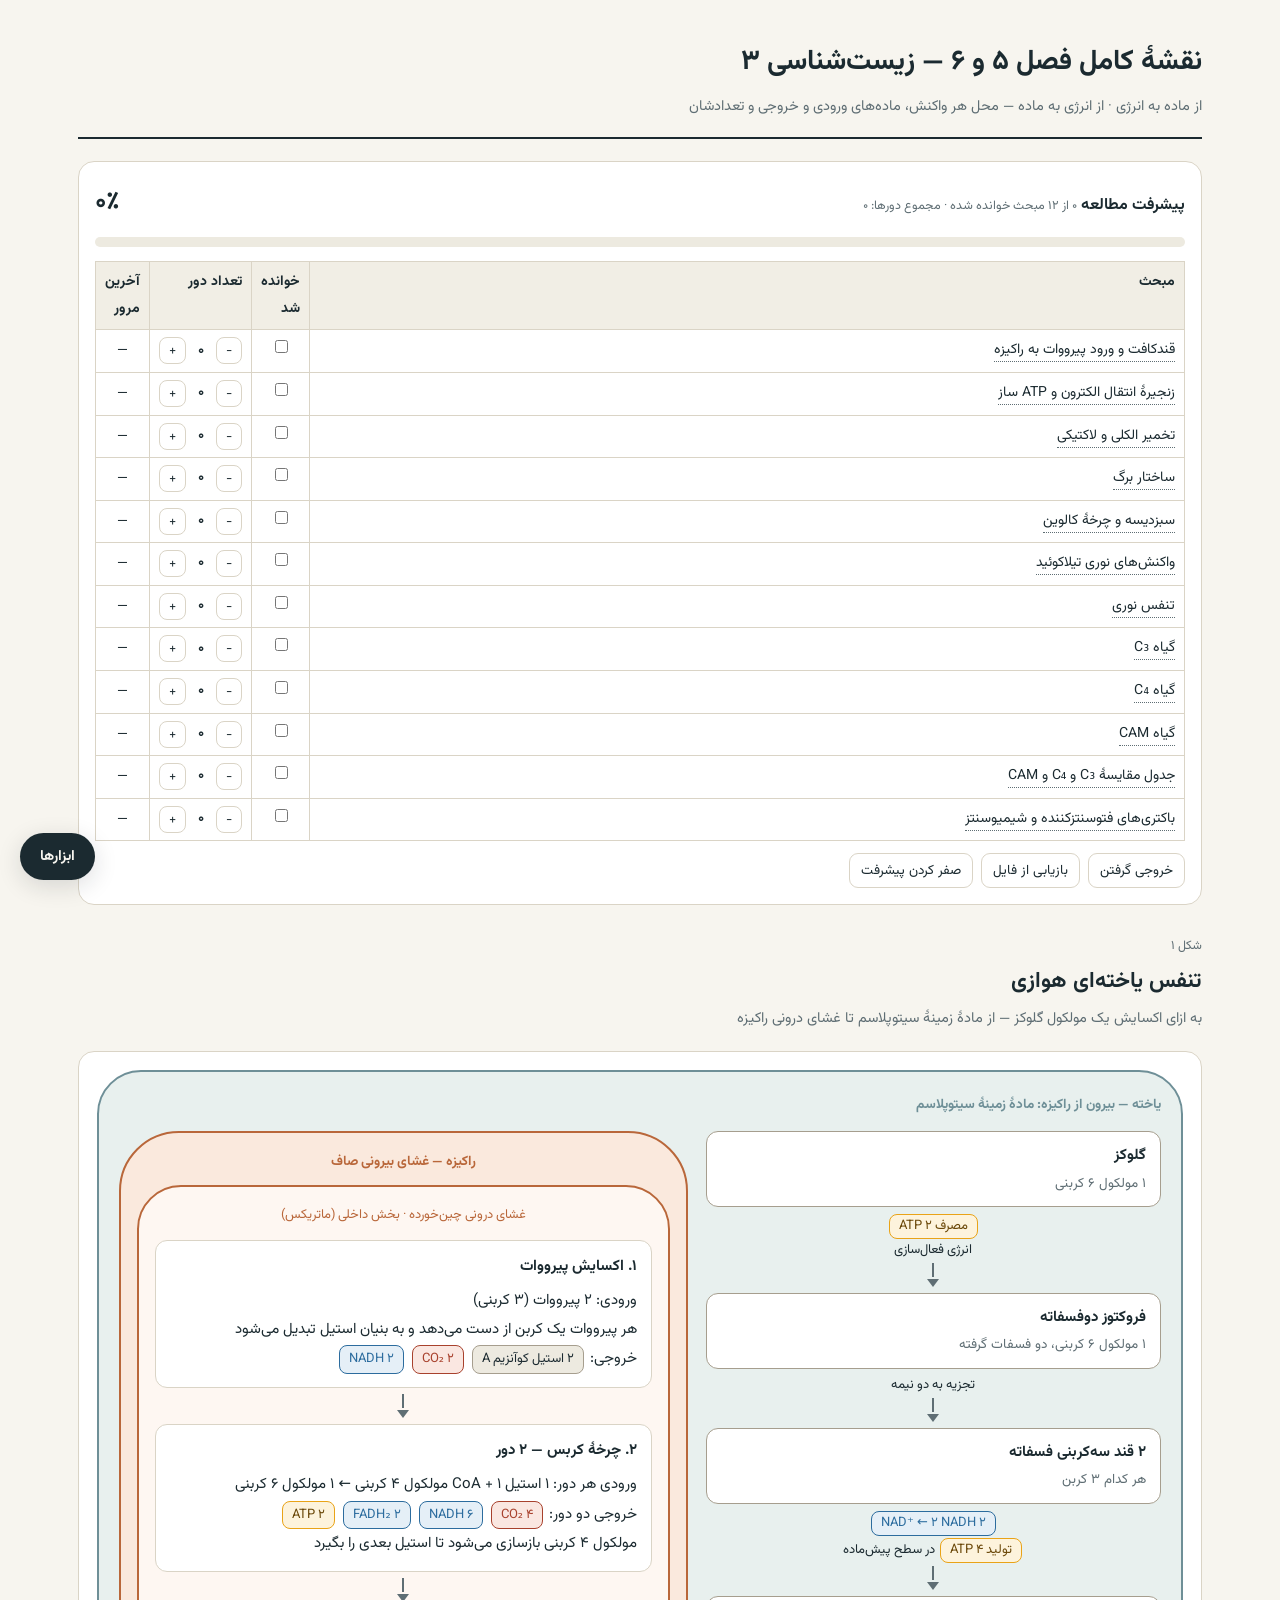
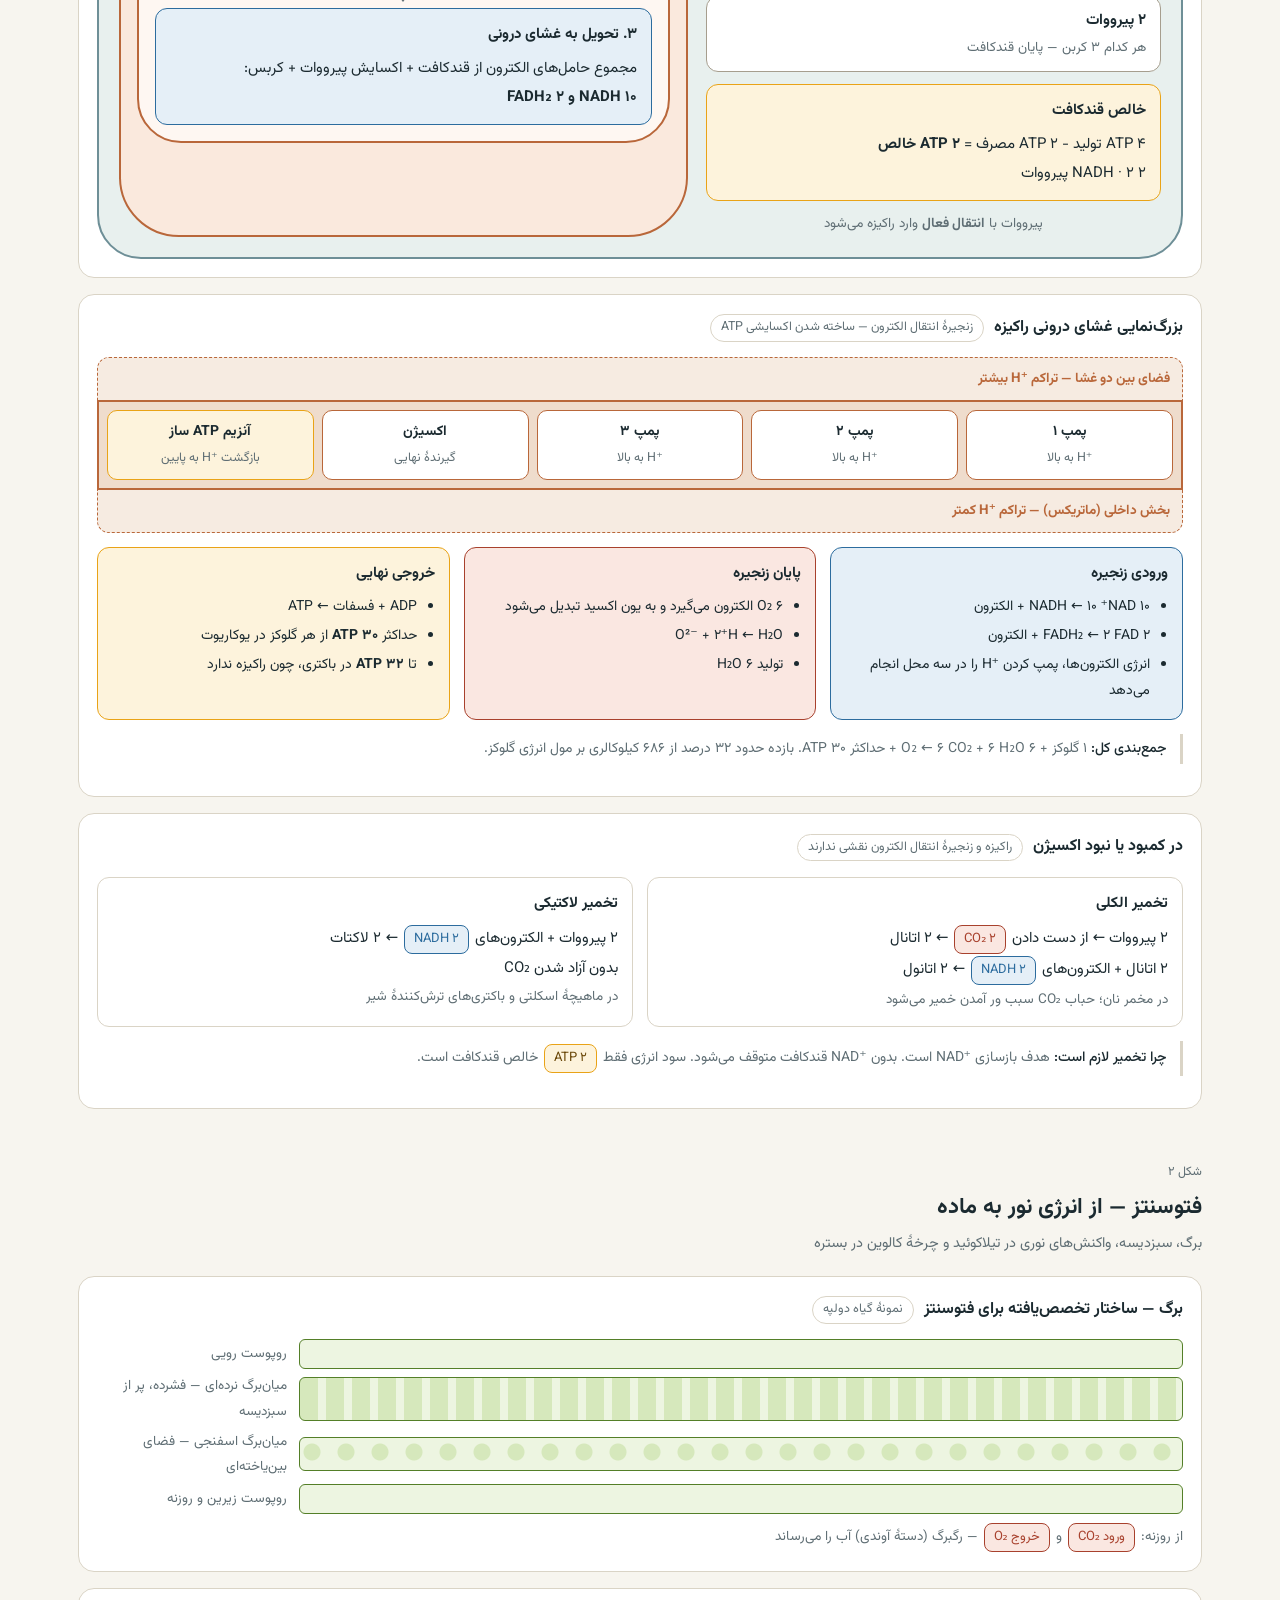
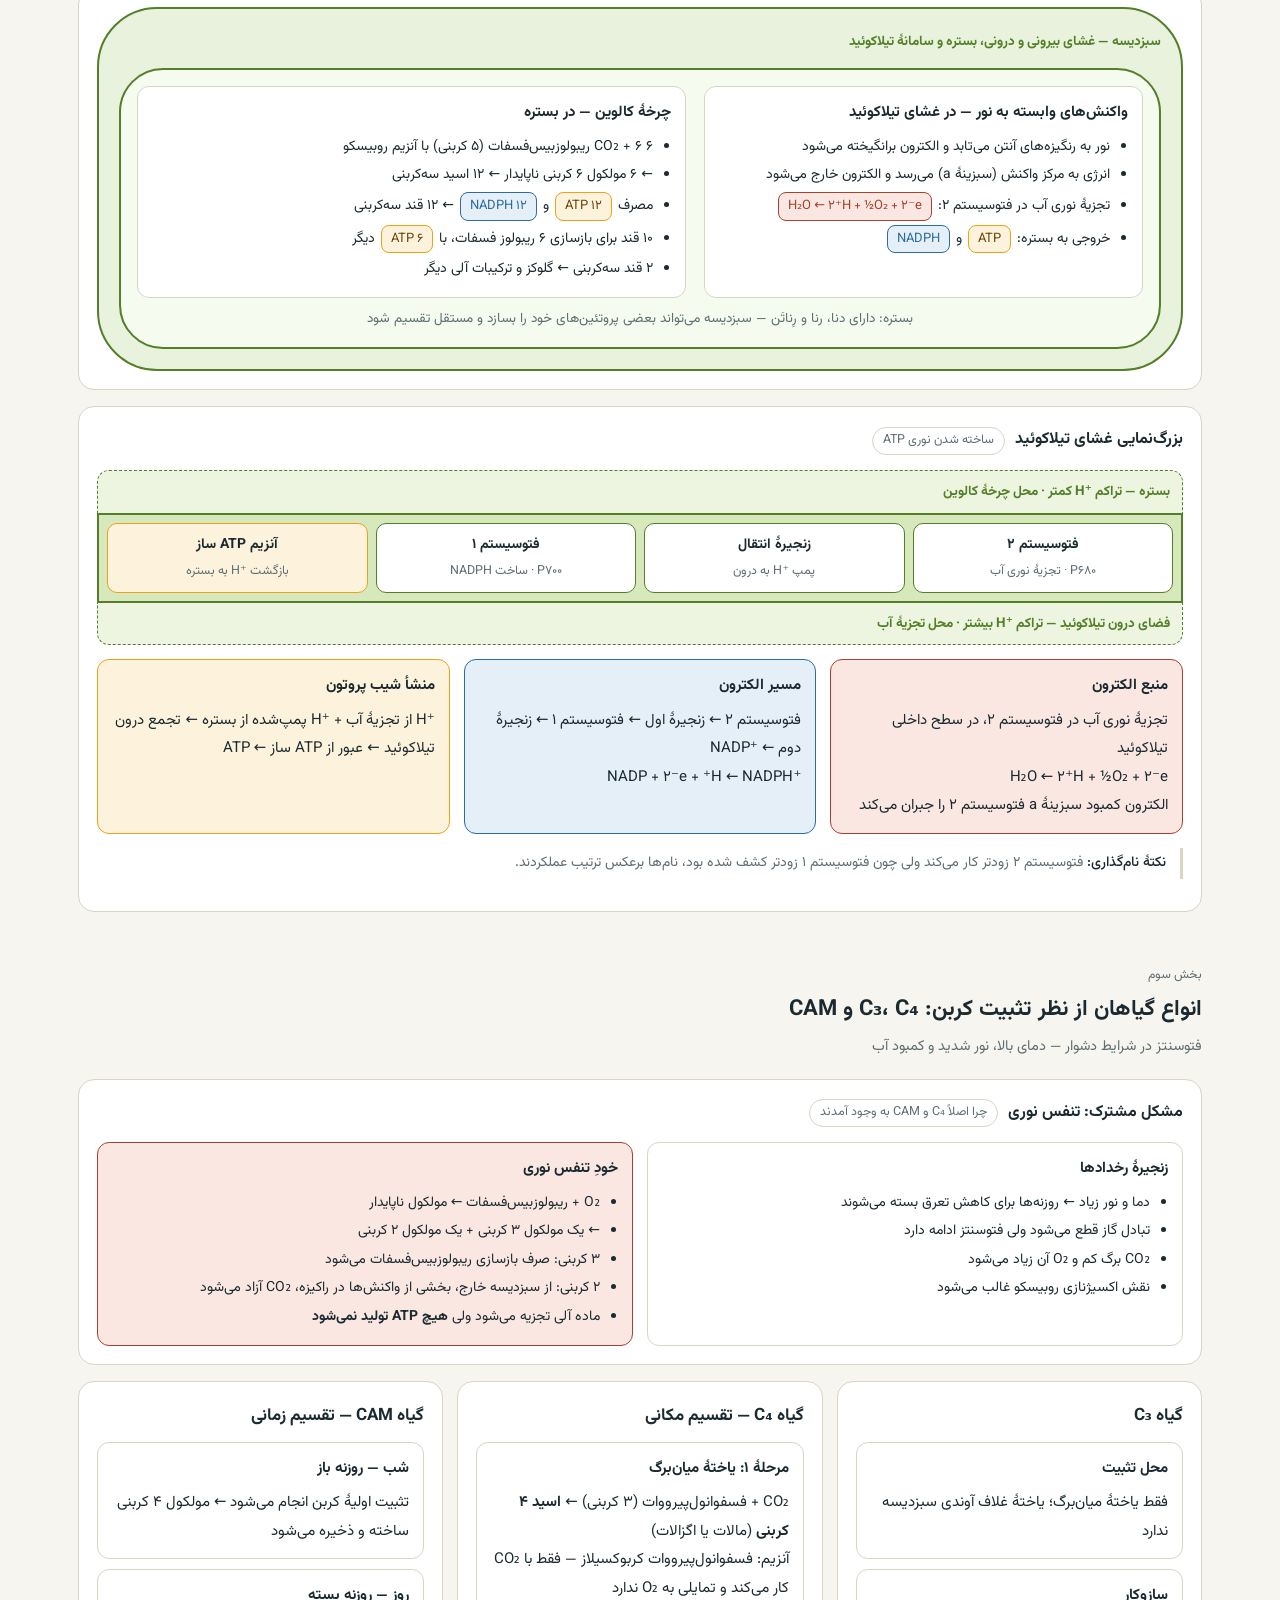
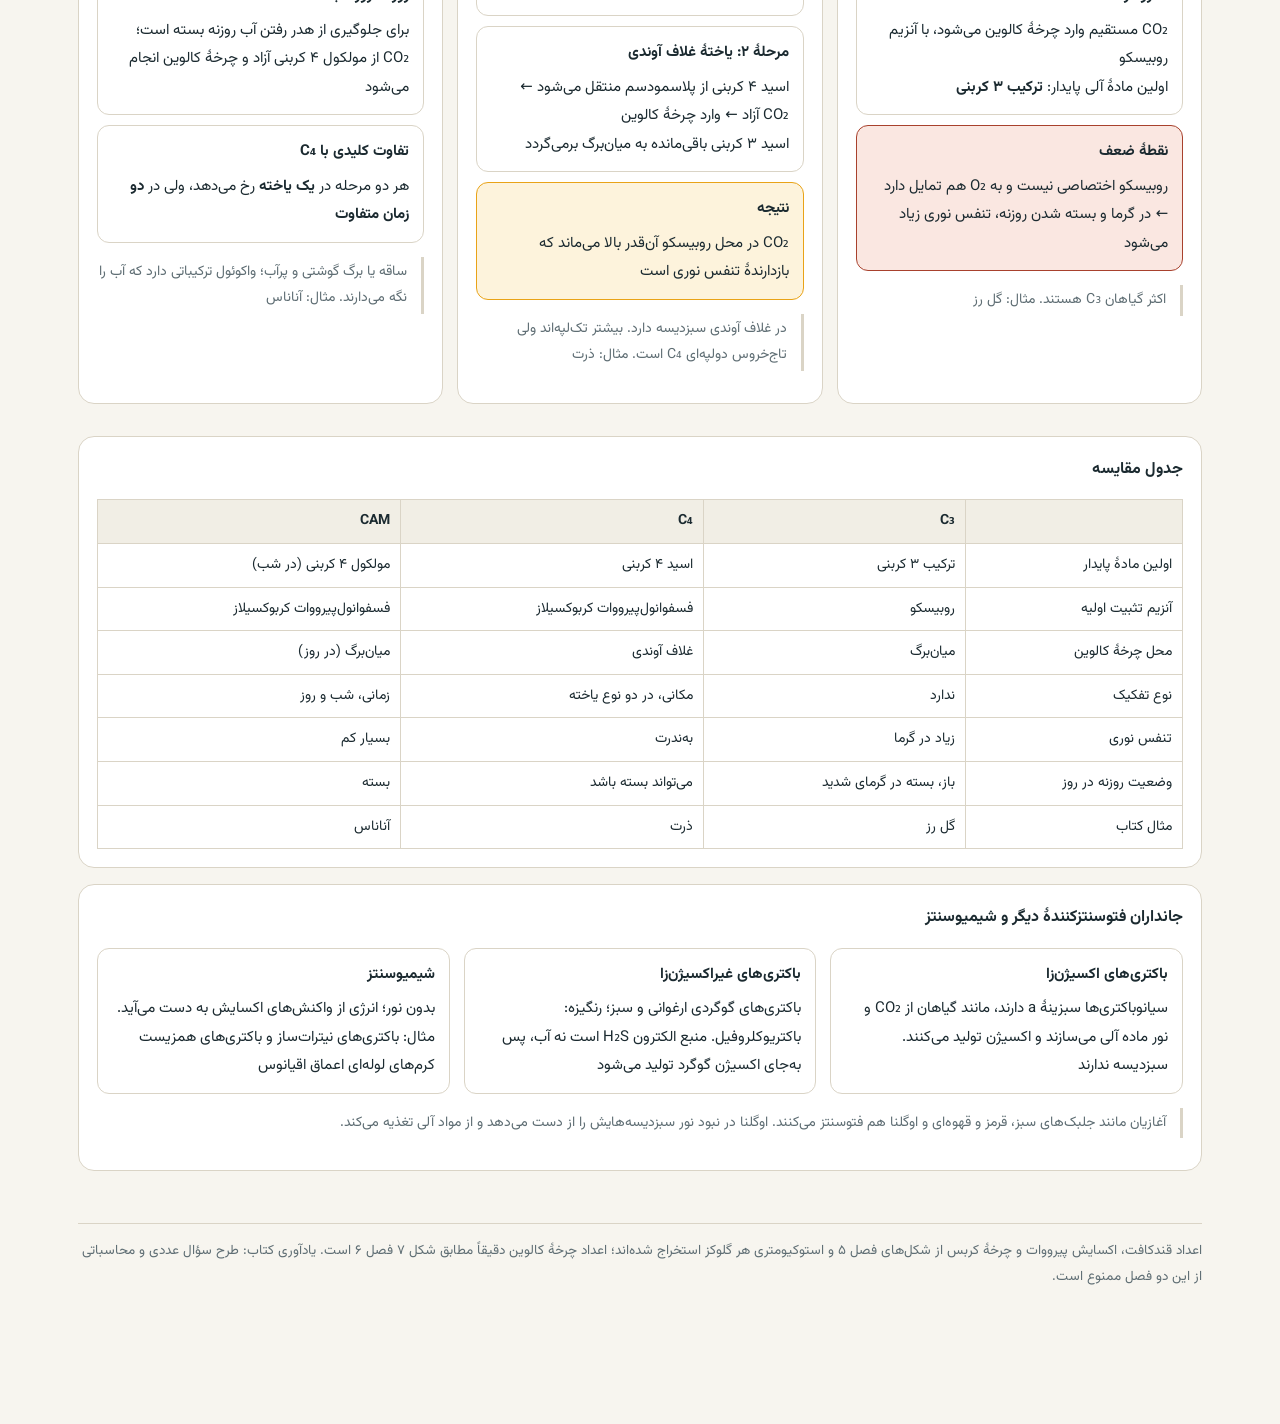
<file: zist-fasl5-6-energi/index.html>
<!DOCTYPE html>
<html lang="fa" dir="rtl" data-theme="light">
<head>
<meta charset="utf-8">
<meta name="viewport" content="width=device-width, initial-scale=1">
<title>نقشهٔ کامل فصل ۵ و ۶ — زیست‌شناسی ۳</title>
<link rel="preconnect" href="https://fonts.googleapis.com">
<link rel="preconnect" href="https://fonts.gstatic.com" crossorigin>
<link href="https://fonts.googleapis.com/css2?family=Vazirmatn:wght@400;500;700&display=swap" rel="stylesheet">
<style>
:root{
  --paper:#F7F5EF; --ink:#1B2A30; --muted:#5F6E74; --rule:#DAD4C6; --white:#fff; --panelBg:#fff;
  --cyto:#E8F0EE; --cytoL:#6E8F97;
  --mito:#FAE9DD; --mitoL:#B9673A; --matrix:#FEF7F2; --memBg:#EFDCCC; --memZone:#F6EBE1;
  --chl:#E8F2DC; --chlL:#547F28; --stroma:#F5FBEE; --thyl:#D6E8BC; --chlZone:#EDF5E1;
  --atp:#E9A317; --atpBg:#FDF3DC; --atpInk:#6A4708;
  --blue:#2C6C9E; --blueBg:#E5EFF7;
  --red:#A8412D; --redBg:#FAE7E1;
  --carb:#EDEAE0; --carbL:#A69E8E; --thBg:#F1EEE5;
  --shadow:0 6px 24px rgba(20,30,35,.14);
}
[data-theme="dark"]{
  --paper:#12171A; --ink:#E4E6E4; --muted:#96A2A7; --rule:#2C3539; --white:#1A2124; --panelBg:#181F22;
  --cyto:#17262A; --cytoL:#6FA0AA;
  --mito:#2A1D17; --mitoL:#D08655; --matrix:#221913; --memBg:#31221A; --memZone:#241A14;
  --chl:#1A2416; --chlL:#8CBF57; --stroma:#161E13; --thyl:#2B3A20; --chlZone:#1D2718;
  --atp:#E9A317; --atpBg:#2C2413; --atpInk:#F0C15E;
  --blue:#6FAEE0; --blueBg:#152430;
  --red:#E08B76; --redBg:#2E1B16;
  --carb:#20262A; --carbL:#4A555A; --thBg:#1E2529;
  --shadow:0 6px 24px rgba(0,0,0,.5);
}
*{box-sizing:border-box}
body{margin:0;background:var(--paper);color:var(--ink);
     font-family:"Vazirmatn",Tahoma,system-ui,sans-serif;line-height:1.9;font-size:15px;
     transition:background .2s,color .2s}
.wrap{max-width:1160px;margin:0 auto;padding:36px 18px 120px;position:relative;z-index:1}
header.top{border-bottom:2px solid var(--ink);padding-bottom:16px;margin-bottom:22px}
header.top h1{margin:0 0 4px;font-size:28px;font-weight:700}
header.top p{margin:0;color:var(--muted);font-size:14.5px}
section{margin-bottom:52px}
.eyebrow{font-size:12.5px;color:var(--muted);margin:0}
h2{margin:2px 0 2px;font-size:22px;font-weight:700}
h3{margin:0 0 10px;font-size:17px;font-weight:700}
.sub{margin:0 0 18px;color:var(--muted);font-size:14.5px}
.panel{border:1px solid var(--rule);border-radius:16px;background:var(--panelBg);padding:18px;margin-bottom:16px}
.panel > .ptitle{font-weight:700;font-size:16px;margin:0 0 14px;display:flex;gap:10px;align-items:center;flex-wrap:wrap}
.tag{font-size:12.5px;font-weight:400;color:var(--muted);border:1px solid var(--rule);border-radius:999px;padding:1px 10px}
.cell{background:var(--cyto);border:2px solid var(--cytoL);border-radius:44px;padding:20px}
.cell > .zone{font-size:13.5px;font-weight:700;color:var(--cytoL);margin:0 0 14px}
.split{display:grid;grid-template-columns:minmax(280px,1fr) minmax(320px,1.25fr);gap:18px}
@media(max-width:820px){.split{grid-template-columns:1fr}}
.mito{background:var(--mito);border:2px solid var(--mitoL);border-radius:60px;padding:16px}
.mito > .zone{font-size:13.5px;font-weight:700;color:var(--mitoL);margin:0 0 10px;text-align:center}
.inner{background:var(--matrix);border:2px solid var(--mitoL);border-radius:44px;padding:16px}
.inner > .zone{font-size:13px;color:var(--mitoL);margin:0 0 12px;text-align:center}
.chloro{background:var(--chl);border:2px solid var(--chlL);border-radius:60px;padding:20px}
.chloro > .zone{font-size:13.5px;font-weight:700;color:var(--chlL);margin:0 0 14px}
.stroma{background:var(--stroma);border:2px solid var(--chlL);border-radius:44px;padding:16px}
.step{background:var(--white);border:1px solid var(--carbL);border-radius:12px;padding:10px 14px}
.step .t{font-weight:700}
.step .d{font-size:13.5px;color:var(--muted)}
.arrow{display:flex;flex-direction:column;align-items:center;gap:2px;padding:6px 0}
.arrow .ln{width:2px;height:14px;background:var(--muted)}
.arrow .hd{width:0;height:0;border-right:6px solid transparent;border-left:6px solid transparent;border-top:8px solid var(--muted)}
.arrow .lab{font-size:13px;text-align:center;line-height:1.6}
.io{display:inline-block;border-radius:8px;padding:1px 9px;font-size:13px;margin:1px 2px}
.io.atp{background:var(--atpBg);color:var(--atpInk);border:1px solid var(--atp)}
.io.nad{background:var(--blueBg);color:var(--blue);border:1px solid var(--blue)}
.io.ox{background:var(--redBg);color:var(--red);border:1px solid var(--red)}
.io.c{background:var(--carb);color:var(--ink);border:1px solid var(--carbL)}
.card{background:var(--white);border:1px solid var(--rule);border-radius:12px;padding:12px 14px}
.card.hl{border-color:var(--atp);background:var(--atpBg)}
.card.blue{border-color:var(--blue);background:var(--blueBg)}
.card.red{border-color:var(--red);background:var(--redBg)}
.card h4{margin:0 0 6px;font-size:15px;font-weight:700}
.card ul{margin:4px 0 0;padding:0 18px 0 0}
.card li{margin:2px 0;font-size:14px}
.mem{display:grid;gap:0;margin-top:6px}
.memzone{font-size:13.5px;font-weight:700;padding:8px 12px}
.memzone.up{background:var(--memZone);border:1px dashed var(--mitoL);border-bottom:none;border-radius:12px 12px 0 0;color:var(--mitoL)}
.memzone.dn{background:var(--memZone);border:1px dashed var(--mitoL);border-top:none;border-radius:0 0 12px 12px;color:var(--mitoL)}
.membar{display:flex;gap:8px;background:var(--memBg);border:2px solid var(--mitoL);padding:8px;flex-wrap:wrap}
.membar.green{background:var(--thyl);border-color:var(--chlL)}
.memzone.g{background:var(--chlZone);border-color:var(--chlL);color:var(--chlL)}
.cx{flex:1;min-width:130px;background:var(--white);border:1px solid var(--mitoL);border-radius:10px;padding:8px;text-align:center;font-size:13.5px}
.cx.green{border-color:var(--chlL)}
.cx b{display:block;font-size:14px}
.cx .s{color:var(--muted);font-size:12.5px}
.flow{font-size:13.5px;color:var(--muted);text-align:center;margin:8px 0 0}
.grid3{display:grid;grid-template-columns:repeat(3,1fr);gap:14px}
.grid2{display:grid;grid-template-columns:repeat(2,1fr);gap:14px}
@media(max-width:820px){.grid3,.grid2{grid-template-columns:1fr}}
.leaf{display:grid;gap:4px}
.layer{display:grid;grid-template-columns:1fr 190px;gap:12px;align-items:center}
.bar{height:30px;border:1px solid var(--chlL);background:var(--chlZone);border-radius:6px}
.bar.pal{background:repeating-linear-gradient(90deg,var(--thyl) 0 18px,var(--chlZone) 18px 26px);height:44px}
.bar.spo{background:radial-gradient(circle at 12px 14px,var(--thyl) 8px,var(--chlZone) 9px) 0 0/34px 30px;height:34px}
.layer .nm{font-size:13.5px;color:var(--muted)}
.note{margin-top:14px;border-right:3px solid var(--rule);padding:2px 14px 2px 0;font-size:14px;color:var(--muted)}
.note b{color:var(--ink);font-weight:500}
table{width:100%;border-collapse:collapse;font-size:14px;margin-top:6px}
th,td{border:1px solid var(--rule);padding:8px 10px;text-align:right;vertical-align:top}
th{background:var(--thBg);font-weight:700}
footer{border-top:1px solid var(--rule);padding-top:14px;color:var(--muted);font-size:13.5px}

mark.hlmark{border-radius:3px;padding:0 1px;color:inherit;background:rgba(240,190,40,.42)}
mark.hl-y{background:rgba(240,190,40,.42)}
mark.hl-g{background:rgba(90,200,120,.38)}
mark.hl-p{background:rgba(235,110,160,.35)}
mark.hl-b{background:rgba(90,160,235,.35)}
body.erasing mark.hlmark{outline:1px dashed var(--red);cursor:crosshair}

#board{position:absolute;top:0;left:0;z-index:2;pointer-events:none}
body.drawmode #board{pointer-events:auto;cursor:crosshair}
body.drawmode .wrap{user-select:none}

#fab{position:fixed;bottom:20px;left:20px;z-index:60;background:var(--ink);color:var(--paper);
     border:none;border-radius:999px;padding:12px 20px;font-family:inherit;font-size:14.5px;
     font-weight:700;cursor:pointer;box-shadow:var(--shadow)}
#tools{position:fixed;bottom:74px;left:20px;z-index:60;width:290px;max-height:78vh;overflow:auto;
       background:var(--panelBg);border:1px solid var(--rule);border-radius:16px;padding:14px;
       box-shadow:var(--shadow);display:none}
#tools.open{display:block}
#tools h5{margin:0 0 8px;font-size:14px;font-weight:700}
.trow{display:flex;gap:8px;flex-wrap:wrap;align-items:center;margin-bottom:12px}
.tbtn{border:1px solid var(--rule);background:var(--white);color:var(--ink);border-radius:9px;
      padding:6px 11px;font-family:inherit;font-size:13.5px;cursor:pointer}
.tbtn.on{background:var(--ink);color:var(--paper);border-color:var(--ink)}
.sep{height:1px;background:var(--rule);margin:12px 0}
.swatch{width:26px;height:26px;border-radius:8px;border:2px solid transparent;cursor:pointer;padding:0}
.swatch.on{border-color:var(--ink)}
.hint{font-size:12.5px;color:var(--muted);margin:0}
input[type=range]{flex:1;accent-color:var(--ink)}

#progress{border:1px solid var(--rule);border-radius:16px;background:var(--panelBg);padding:16px;margin-bottom:30px}
#progress .phead{display:flex;justify-content:space-between;align-items:baseline;gap:10px;flex-wrap:wrap;margin-bottom:10px}
#progress .pct{font-size:26px;font-weight:700}
.pbar{height:10px;border-radius:999px;background:var(--carb);overflow:hidden}
.pbar > i{display:block;height:100%;background:var(--chlL);width:0;transition:width .3s}
.tracker{width:100%;border-collapse:collapse;margin-top:14px;font-size:14px}
.tracker th,.tracker td{border:1px solid var(--rule);padding:7px 9px}
.tracker td.c{text-align:center;width:1%;white-space:nowrap}
.tracker a{color:inherit;text-decoration:none;border-bottom:1px dotted var(--muted)}
.tracker tr.done td{background:rgba(120,190,90,.10)}
.chip{border:1px solid var(--rule);background:var(--white);border-radius:8px;padding:2px 9px;
      cursor:pointer;font-family:inherit;font-size:13.5px;color:var(--ink)}
.rounds{display:inline-flex;align-items:center;gap:6px}
.rounds b{min-width:18px;display:inline-block;text-align:center}
@media print{#fab,#tools,#board,#progress{display:none!important}body{background:#fff}}
</style>
</head>
<body>
<canvas id="board"></canvas>

<div class="wrap" id="content">

<header class="top">
  <h1>نقشهٔ کامل فصل ۵ و ۶ — زیست‌شناسی ۳</h1>
  <p>از ماده به انرژی · از انرژی به ماده — محل هر واکنش، ماده‌های ورودی و خروجی و تعدادشان</p>
</header>

<div id="progress">
  <div class="phead">
    <div><b style="font-size:16px">پیشرفت مطالعه</b> <span class="hint" id="summary"></span></div>
    <div class="pct"><span id="pctnum">۰</span>٪</div>
  </div>
  <div class="pbar"><i id="pbarfill"></i></div>
  <table class="tracker" id="tracker"></table>
  <div class="trow" style="margin:12px 0 0">
    <button class="tbtn" id="expBtn">خروجی گرفتن</button>
    <button class="tbtn" id="impBtn">بازیابی از فایل</button>
    <button class="tbtn" id="resetProg">صفر کردن پیشرفت</button>
    <input type="file" id="impFile" accept="application/json" hidden>
  </div>
</div>

<section id="s1">
  <p class="eyebrow">شکل ۱</p>
  <h2>تنفس یاخته‌ای هوازی</h2>
  <p class="sub">به ازای اکسایش یک مولکول گلوکز — از مادهٔ زمینهٔ سیتوپلاسم تا غشای درونی راکیزه</p>

  <div class="panel" id="t1">
    <div class="cell">
      <p class="zone">یاخته — بیرون از راکیزه: مادهٔ زمینهٔ سیتوپلاسم</p>
      <div class="split">
        <div>
          <div class="step"><div class="t">گلوکز</div><div class="d">۱ مولکول ۶ کربنی</div></div>
          <div class="arrow"><div class="lab"><span class="io atp">مصرف ۲ ATP</span><br>انرژی فعال‌سازی</div><div class="ln"></div><div class="hd"></div></div>
          <div class="step"><div class="t">فروکتوز دوفسفاته</div><div class="d">۱ مولکول ۶ کربنی، دو فسفات گرفته</div></div>
          <div class="arrow"><div class="lab">تجزیه به دو نیمه</div><div class="ln"></div><div class="hd"></div></div>
          <div class="step"><div class="t">۲ قند سه‌کربنی فسفاته</div><div class="d">هر کدام ۳ کربن</div></div>
          <div class="arrow"><div class="lab"><span class="io nad">۲ NAD⁺ ← ۲ NADH</span><br><span class="io atp">تولید ۴ ATP</span> در سطح پیش‌ماده</div><div class="ln"></div><div class="hd"></div></div>
          <div class="step"><div class="t">۲ پیرووات</div><div class="d">هر کدام ۳ کربن — پایان قندکافت</div></div>
          <div class="card hl" style="margin-top:12px">
            <h4>خالص قندکافت</h4>
            ۴ ATP تولید − ۲ ATP مصرف = <b>۲ ATP خالص</b><br>۲ NADH · ۲ پیرووات
          </div>
          <p class="flow" style="margin-top:10px">پیرووات با <b>انتقال فعال</b> وارد راکیزه می‌شود</p>
        </div>
        <div class="mito">
          <p class="zone">راکیزه — غشای بیرونی صاف</p>
          <div class="inner">
            <p class="zone">غشای درونی چین‌خورده · بخش داخلی (ماتریکس)</p>
            <div class="card">
              <h4>۱. اکسایش پیرووات</h4>
              ورودی: ۲ پیرووات (۳ کربنی)<br>
              هر پیرووات یک کربن از دست می‌دهد و به بنیان استیل تبدیل می‌شود<br>
              خروجی: <span class="io c">۲ استیل کوآنزیم A</span> <span class="io ox">۲ CO₂</span> <span class="io nad">۲ NADH</span>
            </div>
            <div class="arrow"><div class="ln"></div><div class="hd"></div></div>
            <div class="card">
              <h4>۲. چرخهٔ کربس — ۲ دور</h4>
              ورودی هر دور: ۱ استیل CoA + ۱ مولکول ۴ کربنی ← ۱ مولکول ۶ کربنی<br>
              خروجی دو دور: <span class="io ox">۴ CO₂</span> <span class="io nad">۶ NADH</span> <span class="io nad">۲ FADH₂</span> <span class="io atp">۲ ATP</span><br>
              مولکول ۴ کربنی بازسازی می‌شود تا استیل بعدی را بگیرد
            </div>
            <div class="arrow"><div class="ln"></div><div class="hd"></div></div>
            <div class="card blue">
              <h4>۳. تحویل به غشای درونی</h4>
              مجموع حامل‌های الکترون از قندکافت + اکسایش پیرووات + کربس:<br><b>۱۰ NADH و ۲ FADH₂</b>
            </div>
          </div>
        </div>
      </div>
    </div>
  </div>

  <div class="panel" id="t2">
    <p class="ptitle">بزرگ‌نمایی غشای درونی راکیزه <span class="tag">زنجیرهٔ انتقال الکترون — ساخته شدن اکسایشی ATP</span></p>
    <div class="mem">
      <div class="memzone up">فضای بین دو غشا — تراکم ⁺H بیشتر</div>
      <div class="membar">
        <div class="cx"><b>پمپ ۱</b><span class="s">⁺H به بالا</span></div>
        <div class="cx"><b>پمپ ۲</b><span class="s">⁺H به بالا</span></div>
        <div class="cx"><b>پمپ ۳</b><span class="s">⁺H به بالا</span></div>
        <div class="cx"><b>اکسیژن</b><span class="s">گیرندهٔ نهایی</span></div>
        <div class="cx" style="border-color:var(--atp);background:var(--atpBg)"><b>آنزیم ATP ساز</b><span class="s">بازگشت ⁺H به پایین</span></div>
      </div>
      <div class="memzone dn">بخش داخلی (ماتریکس) — تراکم ⁺H کمتر</div>
    </div>
    <div class="grid3" style="margin-top:14px">
      <div class="card blue"><h4>ورودی زنجیره</h4>
        <ul><li>۱۰ NADH ← ۱۰ ⁺NAD + الکترون</li><li>۲ FADH₂ ← ۲ FAD + الکترون</li><li>انرژی الکترون‌ها، پمپ کردن ⁺H را در سه محل انجام می‌دهد</li></ul></div>
      <div class="card red"><h4>پایان زنجیره</h4>
        <ul><li>۶ O₂ الکترون می‌گیرد و به یون اکسید تبدیل می‌شود</li><li>O²⁻ + ۲⁺H ← H₂O</li><li>تولید ۶ H₂O</li></ul></div>
      <div class="card hl"><h4>خروجی نهایی</h4>
        <ul><li>ADP + فسفات ← ATP</li><li>حداکثر <b>۳۰ ATP</b> از هر گلوکز در یوکاریوت</li><li>تا <b>۳۲ ATP</b> در باکتری، چون راکیزه ندارد</li></ul></div>
    </div>
    <p class="note"><b>جمع‌بندی کل:</b> ۱ گلوکز + ۶ O₂ ← ۶ CO₂ + ۶ H₂O + حداکثر ۳۰ ATP. بازده حدود ۳۲ درصد از ۶۸۶ کیلوکالری بر مول انرژی گلوکز.</p>
  </div>

  <div class="panel" id="t3">
    <p class="ptitle">در کمبود یا نبود اکسیژن <span class="tag">راکیزه و زنجیرهٔ انتقال الکترون نقشی ندارند</span></p>
    <div class="grid2">
      <div class="card"><h4>تخمیر الکلی</h4>
        ۲ پیرووات ← از دست دادن <span class="io ox">۲ CO₂</span> ← ۲ اتانال<br>
        ۲ اتانال + الکترون‌های <span class="io nad">۲ NADH</span> ← ۲ اتانول<br>
        <span style="color:var(--muted);font-size:13.5px">در مخمر نان؛ حباب CO₂ سبب ور آمدن خمیر می‌شود</span></div>
      <div class="card"><h4>تخمیر لاکتیکی</h4>
        ۲ پیرووات + الکترون‌های <span class="io nad">۲ NADH</span> ← ۲ لاکتات<br>بدون آزاد شدن CO₂<br>
        <span style="color:var(--muted);font-size:13.5px">در ماهیچهٔ اسکلتی و باکتری‌های ترش‌کنندهٔ شیر</span></div>
    </div>
    <p class="note"><b>چرا تخمیر لازم است:</b> هدف بازسازی ⁺NAD است. بدون ⁺NAD قندکافت متوقف می‌شود. سود انرژی فقط <span class="io atp">۲ ATP</span> خالص قندکافت است.</p>
  </div>
</section>

<section id="s2">
  <p class="eyebrow">شکل ۲</p>
  <h2>فتوسنتز — از انرژی نور به ماده</h2>
  <p class="sub">برگ، سبزدیسه، واکنش‌های نوری در تیلاکوئید و چرخهٔ کالوین در بستره</p>

  <div class="panel" id="t4">
    <p class="ptitle">برگ — ساختار تخصص‌یافته برای فتوسنتز <span class="tag">نمونهٔ گیاه دولپه</span></p>
    <div class="leaf">
      <div class="layer"><div class="bar"></div><div class="nm">روپوست رویی</div></div>
      <div class="layer"><div class="bar pal"></div><div class="nm">میان‌برگ نرده‌ای — فشرده، پر از سبزدیسه</div></div>
      <div class="layer"><div class="bar spo"></div><div class="nm">میان‌برگ اسفنجی — فضای بین‌یاخته‌ای</div></div>
      <div class="layer"><div class="bar"></div><div class="nm">روپوست زیرین و روزنه</div></div>
    </div>
    <p class="flow" style="text-align:right">از روزنه: <span class="io ox">ورود CO₂</span> و <span class="io ox">خروج O₂</span> — رگبرگ (دستهٔ آوندی) آب را می‌رساند</p>
  </div>

  <div class="panel" id="t5">
    <div class="chloro">
      <p class="zone">سبزدیسه — غشای بیرونی و درونی، بستره و سامانهٔ تیلاکوئید</p>
      <div class="stroma">
        <div class="split">
          <div class="card"><h4>واکنش‌های وابسته به نور — در غشای تیلاکوئید</h4>
            <ul>
              <li>نور به رنگیزه‌های آنتن می‌تابد و الکترون برانگیخته می‌شود</li>
              <li>انرژی به مرکز واکنش (سبزینهٔ a) می‌رسد و الکترون خارج می‌شود</li>
              <li>تجزیهٔ نوری آب در فتوسیستم ۲: <span class="io ox">H₂O ← ۲⁺H + ½O₂ + ۲⁻e</span></li>
              <li>خروجی به بستره: <span class="io atp">ATP</span> و <span class="io nad">NADPH</span></li>
            </ul></div>
          <div class="card"><h4>چرخهٔ کالوین — در بستره</h4>
            <ul>
              <li>۶ CO₂ + ۶ ریبولوزبیس‌فسفات (۵ کربنی) با آنزیم روبیسکو</li>
              <li>← ۶ مولکول ۶ کربنی ناپایدار ← ۱۲ اسید سه‌کربنی</li>
              <li>مصرف <span class="io atp">۱۲ ATP</span> و <span class="io nad">۱۲ NADPH</span> ← ۱۲ قند سه‌کربنی</li>
              <li>۱۰ قند برای بازسازی ۶ ریبولوز فسفات، با <span class="io atp">۶ ATP</span> دیگر</li>
              <li>۲ قند سه‌کربنی ← گلوکز و ترکیبات آلی دیگر</li>
            </ul></div>
        </div>
        <p class="flow">بستره: دارای دنا، رنا و رِناتَن — سبزدیسه می‌تواند بعضی پروتئین‌های خود را بسازد و مستقل تقسیم شود</p>
      </div>
    </div>
  </div>

  <div class="panel" id="t6">
    <p class="ptitle">بزرگ‌نمایی غشای تیلاکوئید <span class="tag">ساخته شدن نوری ATP</span></p>
    <div class="mem">
      <div class="memzone up g">بستره — تراکم ⁺H کمتر · محل چرخهٔ کالوین</div>
      <div class="membar green">
        <div class="cx green"><b>فتوسیستم ۲</b><span class="s">P۶۸۰ · تجزیهٔ نوری آب</span></div>
        <div class="cx green"><b>زنجیرهٔ انتقال</b><span class="s">پمپ ⁺H به درون</span></div>
        <div class="cx green"><b>فتوسیستم ۱</b><span class="s">P۷۰۰ · ساخت NADPH</span></div>
        <div class="cx green" style="border-color:var(--atp);background:var(--atpBg)"><b>آنزیم ATP ساز</b><span class="s">بازگشت ⁺H به بستره</span></div>
      </div>
      <div class="memzone dn g">فضای درون تیلاکوئید — تراکم ⁺H بیشتر · محل تجزیهٔ آب</div>
    </div>
    <div class="grid3" style="margin-top:14px">
      <div class="card red"><h4>منبع الکترون</h4>
        تجزیهٔ نوری آب در فتوسیستم ۲، در سطح داخلی تیلاکوئید<br>H₂O ← ۲⁺H + ½O₂ + ۲⁻e<br>الکترون کمبود سبزینهٔ a فتوسیستم ۲ را جبران می‌کند</div>
      <div class="card blue"><h4>مسیر الکترون</h4>
        فتوسیستم ۲ ← زنجیرهٔ اول ← فتوسیستم ۱ ← زنجیرهٔ دوم ← ⁺NADP<br>⁺NADP + ۲⁻e + ⁺H ← NADPH</div>
      <div class="card hl"><h4>منشأ شیب پروتون</h4>
        ⁺H از تجزیهٔ آب + ⁺H پمپ‌شده از بستره ← تجمع درون تیلاکوئید ← عبور از ATP ساز ← ATP</div>
    </div>
    <p class="note"><b>نکتهٔ نام‌گذاری:</b> فتوسیستم ۲ زودتر کار می‌کند ولی چون فتوسیستم ۱ زودتر کشف شده بود، نام‌ها برعکس ترتیب عملکردند.</p>
  </div>
</section>

<section id="s3">
  <p class="eyebrow">بخش سوم</p>
  <h2>انواع گیاهان از نظر تثبیت کربن: C₃، C₄ و CAM</h2>
  <p class="sub">فتوسنتز در شرایط دشوار — دمای بالا، نور شدید و کمبود آب</p>

  <div class="panel" id="t7">
    <p class="ptitle">مشکل مشترک: تنفس نوری <span class="tag">چرا اصلاً C₄ و CAM به وجود آمدند</span></p>
    <div class="grid2">
      <div class="card"><h4>زنجیرهٔ رخدادها</h4>
        <ul><li>دما و نور زیاد ← روزنه‌ها برای کاهش تعرق بسته می‌شوند</li><li>تبادل گاز قطع می‌شود ولی فتوسنتز ادامه دارد</li><li>CO₂ برگ کم و O₂ آن زیاد می‌شود</li><li>نقش اکسیژنازی روبیسکو غالب می‌شود</li></ul></div>
      <div class="card red"><h4>خودِ تنفس نوری</h4>
        <ul><li>O₂ + ریبولوزبیس‌فسفات ← مولکول ناپایدار</li><li>← یک مولکول ۳ کربنی + یک مولکول ۲ کربنی</li><li>۳ کربنی: صرف بازسازی ریبولوزبیس‌فسفات می‌شود</li><li>۲ کربنی: از سبزدیسه خارج، بخشی از واکنش‌ها در راکیزه، CO₂ آزاد می‌شود</li><li>ماده آلی تجزیه می‌شود ولی <b>هیچ ATP تولید نمی‌شود</b></li></ul></div>
    </div>
  </div>

  <div class="grid3">
    <div class="panel" id="t8">
      <h3>گیاه C₃</h3>
      <div class="card"><h4>محل تثبیت</h4>فقط یاختهٔ میان‌برگ؛ یاختهٔ غلاف آوندی سبزدیسه ندارد</div>
      <div class="card" style="margin-top:10px"><h4>سازوکار</h4>CO₂ مستقیم وارد چرخهٔ کالوین می‌شود، با آنزیم روبیسکو<br>اولین مادهٔ آلی پایدار: <b>ترکیب ۳ کربنی</b></div>
      <div class="card red" style="margin-top:10px"><h4>نقطهٔ ضعف</h4>روبیسکو اختصاصی نیست و به O₂ هم تمایل دارد ← در گرما و بسته شدن روزنه، تنفس نوری زیاد می‌شود</div>
      <p class="note">اکثر گیاهان C₃ هستند. مثال: گل رز</p>
    </div>
    <div class="panel" id="t9">
      <h3>گیاه C₄ — تقسیم مکانی</h3>
      <div class="card"><h4>مرحلهٔ ۱: یاختهٔ میان‌برگ</h4>CO₂ + فسفوانول‌پیرووات (۳ کربنی) ← <b>اسید ۴ کربنی</b> (مالات یا اگزالات)<br>آنزیم: فسفوانول‌پیرووات کربوکسیلاز — فقط با CO₂ کار می‌کند و تمایلی به O₂ ندارد</div>
      <div class="card" style="margin-top:10px"><h4>مرحلهٔ ۲: یاختهٔ غلاف آوندی</h4>اسید ۴ کربنی از پلاسمودسم منتقل می‌شود ← CO₂ آزاد ← وارد چرخهٔ کالوین<br>اسید ۳ کربنی باقی‌مانده به میان‌برگ برمی‌گردد</div>
      <div class="card hl" style="margin-top:10px"><h4>نتیجه</h4>CO₂ در محل روبیسکو آن‌قدر بالا می‌ماند که بازدارندهٔ تنفس نوری است</div>
      <p class="note">در غلاف آوندی سبزدیسه دارد. بیشتر تک‌لپه‌اند ولی تاج‌خروس دولپه‌ای C₄ است. مثال: ذرت</p>
    </div>
    <div class="panel" id="t10">
      <h3>گیاه CAM — تقسیم زمانی</h3>
      <div class="card"><h4>شب — روزنه باز</h4>تثبیت اولیهٔ کربن انجام می‌شود ← مولکول ۴ کربنی ساخته و ذخیره می‌شود</div>
      <div class="card" style="margin-top:10px"><h4>روز — روزنه بسته</h4>برای جلوگیری از هدر رفتن آب روزنه بسته است؛ CO₂ از مولکول ۴ کربنی آزاد و چرخهٔ کالوین انجام می‌شود</div>
      <div class="card" style="margin-top:10px"><h4>تفاوت کلیدی با C₄</h4>هر دو مرحله در <b>یک یاخته</b> رخ می‌دهد، ولی در <b>دو زمان متفاوت</b></div>
      <p class="note">ساقه یا برگ گوشتی و پرآب؛ واکوئول ترکیباتی دارد که آب را نگه می‌دارند. مثال: آناناس</p>
    </div>
  </div>

  <div class="panel" id="t11" style="margin-top:16px">
    <p class="ptitle">جدول مقایسه</p>
    <table>
      <tr><th style="width:20%"></th><th>C₃</th><th>C₄</th><th>CAM</th></tr>
      <tr><td>اولین مادهٔ پایدار</td><td>ترکیب ۳ کربنی</td><td>اسید ۴ کربنی</td><td>مولکول ۴ کربنی (در شب)</td></tr>
      <tr><td>آنزیم تثبیت اولیه</td><td>روبیسکو</td><td>فسفوانول‌پیرووات کربوکسیلاز</td><td>فسفوانول‌پیرووات کربوکسیلاز</td></tr>
      <tr><td>محل چرخهٔ کالوین</td><td>میان‌برگ</td><td>غلاف آوندی</td><td>میان‌برگ (در روز)</td></tr>
      <tr><td>نوع تفکیک</td><td>ندارد</td><td>مکانی، در دو نوع یاخته</td><td>زمانی، شب و روز</td></tr>
      <tr><td>تنفس نوری</td><td>زیاد در گرما</td><td>به‌ندرت</td><td>بسیار کم</td></tr>
      <tr><td>وضعیت روزنه در روز</td><td>باز، بسته در گرمای شدید</td><td>می‌تواند بسته باشد</td><td>بسته</td></tr>
      <tr><td>مثال کتاب</td><td>گل رز</td><td>ذرت</td><td>آناناس</td></tr>
    </table>
  </div>

  <div class="panel" id="t12" style="margin-top:16px">
    <p class="ptitle">جانداران فتوسنتزکنندهٔ دیگر و شیمیوسنتز</p>
    <div class="grid3">
      <div class="card"><h4>باکتری‌های اکسیژن‌زا</h4>سیانوباکتری‌ها سبزینهٔ a دارند، مانند گیاهان از CO₂ و نور ماده آلی می‌سازند و اکسیژن تولید می‌کنند. سبزدیسه ندارند</div>
      <div class="card"><h4>باکتری‌های غیراکسیژن‌زا</h4>باکتری‌های گوگردی ارغوانی و سبز؛ رنگیزه: باکتریوکلروفیل. منبع الکترون H₂S است نه آب، پس به‌جای اکسیژن گوگرد تولید می‌شود</div>
      <div class="card"><h4>شیمیوسنتز</h4>بدون نور؛ انرژی از واکنش‌های اکسایش به دست می‌آید. مثال: باکتری‌های نیترات‌ساز و باکتری‌های همزیست کرم‌های لوله‌ای اعماق اقیانوس</div>
    </div>
    <p class="note">آغازیان مانند جلبک‌های سبز، قرمز و قهوه‌ای و اوگلنا هم فتوسنتز می‌کنند. اوگلنا در نبود نور سبزدیسه‌هایش را از دست می‌دهد و از مواد آلی تغذیه می‌کند.</p>
  </div>
</section>

<footer>
  اعداد قندکافت، اکسایش پیرووات و چرخهٔ کربس از شکل‌های فصل ۵ و استوکیومتری هر گلوکز استخراج شده‌اند؛ اعداد چرخهٔ کالوین دقیقاً مطابق شکل ۷ فصل ۶ است. یادآوری کتاب: طرح سؤال عددی و محاسباتی از این دو فصل ممنوع است.
</footer>

</div>

<button id="fab">ابزارها</button>
<div id="tools">
  <h5>نمایش</h5>
  <div class="trow"><button class="tbtn" id="themeBtn">تم تیره</button></div>
  <div class="sep"></div>
  <h5>هایلایت</h5>
  <div class="trow">
    <button class="tbtn" id="hlBtn">خاموش</button>
    <button class="swatch" data-hl="hl-y" style="background:rgba(240,190,40,.75)"></button>
    <button class="swatch" data-hl="hl-g" style="background:rgba(90,200,120,.75)"></button>
    <button class="swatch" data-hl="hl-p" style="background:rgba(235,110,160,.75)"></button>
    <button class="swatch" data-hl="hl-b" style="background:rgba(90,160,235,.75)"></button>
  </div>
  <div class="trow">
    <button class="tbtn" id="hlEraseBtn">پاک‌کن هایلایت</button>
    <button class="tbtn" id="hlClearBtn">حذف همه</button>
  </div>
  <p class="hint">روشن کن، بعد متن را با ماوس انتخاب کن.</p>
  <div class="sep"></div>
  <h5>قلم</h5>
  <div class="trow">
    <button class="tbtn" id="drawBtn">خاموش</button>
    <button class="swatch" data-pen="#E24B4A" style="background:#E24B4A"></button>
    <button class="swatch" data-pen="#378ADD" style="background:#378ADD"></button>
    <button class="swatch" data-pen="#63991F" style="background:#63991F"></button>
    <button class="swatch" data-pen="#8A8A85" style="background:#8A8A85"></button>
  </div>
  <div class="trow"><span class="hint">ضخامت</span><input type="range" id="penW" min="1" max="14" value="3"></div>
  <div class="trow">
    <button class="tbtn" id="penEraseBtn">پاک‌کن قلم</button>
    <button class="tbtn" id="undoBtn">واگرد</button>
    <button class="tbtn" id="penClearBtn">حذف همه</button>
  </div>
  <p class="hint">هایلایت و قلم مستقل‌اند و هم‌زمان روشن نمی‌شوند.</p>
</div>

<script>
(function(){
"use strict";
var LS={theme:'zb_theme',html:'zb_html',strokes:'zb_strokes',prog:'zb_prog'};
function get(k,d){try{var v=localStorage.getItem(k);return v===null?d:JSON.parse(v);}catch(e){return d;}}
function set(k,v){try{localStorage.setItem(k,JSON.stringify(v));}catch(e){}}

var themeBtn=document.getElementById('themeBtn');
function applyTheme(t){
  document.documentElement.setAttribute('data-theme',t);
  themeBtn.textContent=(t==='dark')?'تم روشن':'تم تیره';
  set(LS.theme,t);
}
applyTheme(get(LS.theme,'light'));
themeBtn.onclick=function(){
  applyTheme(document.documentElement.getAttribute('data-theme')==='dark'?'light':'dark');
};

document.getElementById('fab').onclick=function(){
  document.getElementById('tools').classList.toggle('open');
};

var content=document.getElementById('content');
var savedHTML=get(LS.html,null);
if(savedHTML){try{content.innerHTML=savedHTML;}catch(e){}}
function saveHTML(){set(LS.html,content.innerHTML);}

var hlOn=false,hlErase=false,hlColor='hl-y';
var hlBtn=document.getElementById('hlBtn'),hlEraseBtn=document.getElementById('hlEraseBtn');
var drawOn=false,penErase=false,pen='#E24B4A',penW=3,drawing=false,cur=null;
var drawBtn=document.getElementById('drawBtn'),penEraseBtn=document.getElementById('penEraseBtn');

function setHl(on){
  hlOn=on;
  if(on&&drawOn) setDraw(false);
  if(!on) hlErase=false;
  hlBtn.textContent=on?'روشن':'خاموش';
  hlBtn.classList.toggle('on',on);
  document.body.classList.toggle('erasing',hlOn&&hlErase);
  hlEraseBtn.classList.toggle('on',hlOn&&hlErase);
}
function setDraw(on){
  drawOn=on;
  if(on&&hlOn) setHl(false);
  if(!on) penErase=false;
  document.body.classList.toggle('drawmode',on);
  drawBtn.textContent=on?'روشن':'خاموش';
  drawBtn.classList.toggle('on',on);
  penEraseBtn.classList.toggle('on',drawOn&&penErase);
}
hlBtn.onclick=function(){setHl(!hlOn);};
drawBtn.onclick=function(){setDraw(!drawOn);};
hlEraseBtn.onclick=function(){
  if(!hlOn)setHl(true);
  hlErase=!hlErase;
  document.body.classList.toggle('erasing',hlErase);
  hlEraseBtn.classList.toggle('on',hlErase);
};
penEraseBtn.onclick=function(){
  if(!drawOn)setDraw(true);
  penErase=!penErase;
  penEraseBtn.classList.toggle('on',penErase);
};
[].forEach.call(document.querySelectorAll('[data-hl]'),function(b){
  b.onclick=function(){
    hlColor=b.getAttribute('data-hl');
    [].forEach.call(document.querySelectorAll('[data-hl]'),function(x){x.classList.remove('on');});
    b.classList.add('on');
    if(!hlOn)setHl(true);
    hlErase=false;document.body.classList.remove('erasing');hlEraseBtn.classList.remove('on');
  };
});
document.querySelector('[data-hl="hl-y"]').classList.add('on');

document.addEventListener('mouseup',function(){
  if(!hlOn||hlErase)return;
  var sel=window.getSelection();
  if(!sel.rangeCount||sel.isCollapsed)return;
  var r=sel.getRangeAt(0);
  if(!content.contains(r.commonAncestorContainer))return;
  var m=document.createElement('mark');m.className='hlmark '+hlColor;
  try{r.surroundContents(m);}
  catch(e){try{m.appendChild(r.extractContents());r.insertNode(m);}catch(e2){return;}}
  sel.removeAllRanges();saveHTML();
});
content.addEventListener('click',function(e){
  if(!hlOn||!hlErase)return;
  var m=e.target.closest?e.target.closest('mark.hlmark'):null;
  if(!m)return;
  var p=m.parentNode;
  while(m.firstChild)p.insertBefore(m.firstChild,m);
  p.removeChild(m);p.normalize();saveHTML();
});
document.getElementById('hlClearBtn').onclick=function(){
  if(!confirm('همهٔ هایلایت‌ها پاک شوند؟'))return;
  [].forEach.call(content.querySelectorAll('mark.hlmark'),function(m){
    var p=m.parentNode;while(m.firstChild)p.insertBefore(m.firstChild,m);
    p.removeChild(m);p.normalize();
  });
  saveHTML();
};

var cv=document.getElementById('board'),ctx=cv.getContext('2d');
var strokes=get(LS.strokes,[]);
function sizeCanvas(){
  var w=document.documentElement.scrollWidth,h=document.documentElement.scrollHeight;
  cv.width=w;cv.height=h;cv.style.width=w+'px';cv.style.height=h+'px';redraw();
}
function redraw(){
  ctx.clearRect(0,0,cv.width,cv.height);
  strokes.forEach(function(s){
    if(!s.p.length)return;
    ctx.strokeStyle=s.c;ctx.lineWidth=s.w;ctx.lineCap='round';ctx.lineJoin='round';
    ctx.beginPath();ctx.moveTo(s.p[0][0],s.p[0][1]);
    for(var i=1;i<s.p.length;i++)ctx.lineTo(s.p[i][0],s.p[i][1]);
    ctx.stroke();
  });
}
[].forEach.call(document.querySelectorAll('[data-pen]'),function(b){
  b.onclick=function(){
    pen=b.getAttribute('data-pen');penErase=false;penEraseBtn.classList.remove('on');
    [].forEach.call(document.querySelectorAll('[data-pen]'),function(x){x.classList.remove('on');});
    b.classList.add('on');
    if(!drawOn)setDraw(true);
  };
});
document.querySelector('[data-pen="#E24B4A"]').classList.add('on');
document.getElementById('penW').oninput=function(){penW=+this.value;};
document.getElementById('undoBtn').onclick=function(){strokes.pop();set(LS.strokes,strokes);redraw();};
document.getElementById('penClearBtn').onclick=function(){
  if(!confirm('همهٔ خط‌های قلم پاک شوند؟'))return;
  strokes=[];set(LS.strokes,strokes);redraw();
};
function pos(e){var r=cv.getBoundingClientRect();return [e.clientX-r.left,e.clientY-r.top];}
function eraseAt(p){
  var n=strokes.length;
  strokes=strokes.filter(function(s){
    return !s.p.some(function(q){return Math.abs(q[0]-p[0])<14&&Math.abs(q[1]-p[1])<14;});
  });
  if(strokes.length!==n){set(LS.strokes,strokes);redraw();}
}
cv.addEventListener('pointerdown',function(e){
  if(!drawOn)return;
  cv.setPointerCapture(e.pointerId);drawing=true;
  var p=pos(e);
  if(penErase){eraseAt(p);return;}
  cur={c:pen,w:penW,p:[p]};strokes.push(cur);
});
cv.addEventListener('pointermove',function(e){
  if(!drawOn||!drawing)return;
  var p=pos(e);
  if(penErase){eraseAt(p);return;}
  cur.p.push(p);redraw();
});
cv.addEventListener('pointerup',function(){
  if(!drawing)return;drawing=false;cur=null;set(LS.strokes,strokes);
});
window.addEventListener('resize',sizeCanvas);

var TOPICS=[
 {id:'t1',n:'قندکافت و ورود پیرووات به راکیزه'},
 {id:'t2',n:'زنجیرهٔ انتقال الکترون و ATP ساز'},
 {id:'t3',n:'تخمیر الکلی و لاکتیکی'},
 {id:'t4',n:'ساختار برگ'},
 {id:'t5',n:'سبزدیسه و چرخهٔ کالوین'},
 {id:'t6',n:'واکنش‌های نوری تیلاکوئید'},
 {id:'t7',n:'تنفس نوری'},
 {id:'t8',n:'گیاه C₃'},
 {id:'t9',n:'گیاه C₄'},
 {id:'t10',n:'گیاه CAM'},
 {id:'t11',n:'جدول مقایسهٔ C₃ و C₄ و CAM'},
 {id:'t12',n:'باکتری‌های فتوسنتزکننده و شیمیوسنتز'}
];
var prog=get(LS.prog,{});
function fa(n){return String(n).replace(/[0-9]/g,function(d){return '۰۱۲۳۴۵۶۷۸۹'[+d];});}
function today(){try{return new Date().toLocaleDateString('fa-IR');}catch(e){return new Date().toISOString().slice(0,10);}}
function render(){
  var rows='<tr><th>مبحث</th><th class="c">خوانده شد</th><th class="c">تعداد دور</th><th class="c">آخرین مرور</th></tr>';
  var done=0,tot=0;
  TOPICS.forEach(function(t){
    var p=prog[t.id]||{d:false,r:0,dt:''};
    if(p.d)done++;
    tot+=p.r;
    rows+='<tr class="'+(p.d?'done':'')+'">'+
      '<td><a href="#'+t.id+'">'+t.n+'</a></td>'+
      '<td class="c"><input type="checkbox" data-chk="'+t.id+'" '+(p.d?'checked':'')+'></td>'+
      '<td class="c"><span class="rounds"><button class="chip" data-mi="'+t.id+'">−</button><b>'+fa(p.r)+'</b><button class="chip" data-pl="'+t.id+'">+</button></span></td>'+
      '<td class="c">'+(p.dt||'—')+'</td></tr>';
  });
  document.getElementById('tracker').innerHTML=rows;
  var pct=Math.round(done/TOPICS.length*100);
  document.getElementById('pctnum').textContent=fa(pct);
  document.getElementById('pbarfill').style.width=pct+'%';
  document.getElementById('summary').textContent=fa(done)+' از '+fa(TOPICS.length)+' مبحث خوانده شده · مجموع دورها: '+fa(tot);
  bind();
}
function bind(){
  [].forEach.call(document.querySelectorAll('[data-chk]'),function(c){
    c.onchange=function(){
      var id=c.getAttribute('data-chk'),p=prog[id]||{d:false,r:0,dt:''};
      p.d=c.checked;
      if(c.checked){if(p.r===0)p.r=1;p.dt=today();}
      prog[id]=p;set(LS.prog,prog);render();
    };
  });
  [].forEach.call(document.querySelectorAll('[data-pl]'),function(b){
    b.onclick=function(){
      var id=b.getAttribute('data-pl'),p=prog[id]||{d:false,r:0,dt:''};
      p.r++;p.dt=today();p.d=true;prog[id]=p;set(LS.prog,prog);render();
    };
  });
  [].forEach.call(document.querySelectorAll('[data-mi]'),function(b){
    b.onclick=function(){
      var id=b.getAttribute('data-mi'),p=prog[id]||{d:false,r:0,dt:''};
      p.r=Math.max(0,p.r-1);
      if(p.r===0){p.d=false;p.dt='';}
      prog[id]=p;set(LS.prog,prog);render();
    };
  });
}
document.getElementById('resetProg').onclick=function(){
  if(!confirm('کل پیشرفت صفر شود؟'))return;
  prog={};set(LS.prog,prog);render();
};
document.getElementById('expBtn').onclick=function(){
  var data={prog:prog,strokes:strokes,html:content.innerHTML,theme:document.documentElement.getAttribute('data-theme')};
  var b=new Blob([JSON.stringify(data)],{type:'application/json'});
  var a=document.createElement('a');a.href=URL.createObjectURL(b);a.download='zist-progress.json';a.click();
};
document.getElementById('impBtn').onclick=function(){document.getElementById('impFile').click();};
document.getElementById('impFile').onchange=function(e){
  var f=e.target.files[0];if(!f)return;
  var r=new FileReader();
  r.onload=function(){
    try{
      var d=JSON.parse(r.result);
      if(d.html){content.innerHTML=d.html;set(LS.html,d.html);}
      if(d.prog){prog=d.prog;set(LS.prog,prog);}
      if(d.strokes){strokes=d.strokes;set(LS.strokes,strokes);}
      if(d.theme)applyTheme(d.theme);
      render();sizeCanvas();
    }catch(err){alert('فایل معتبر نیست');}
  };
  r.readAsText(f);
};

render();
sizeCanvas();
setTimeout(sizeCanvas,500);
})();
</script>
</body>
</html>
</file>
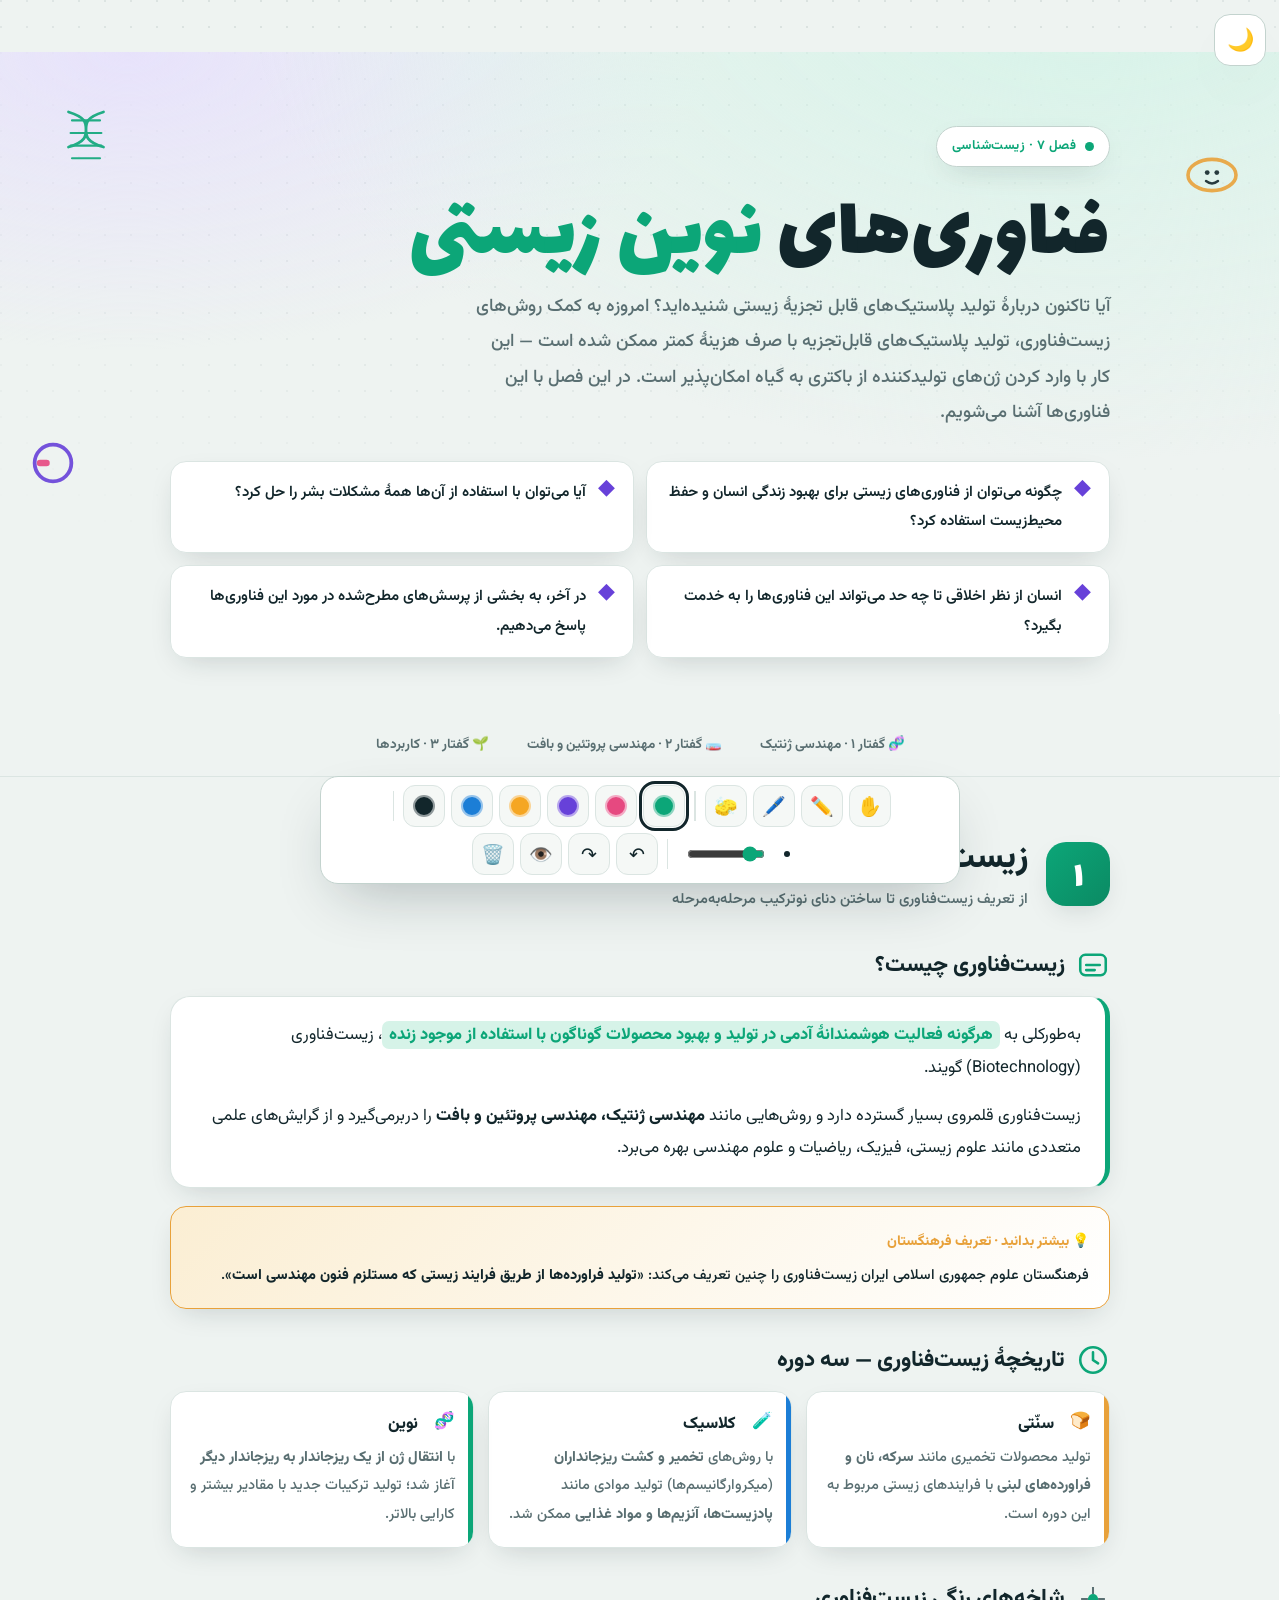
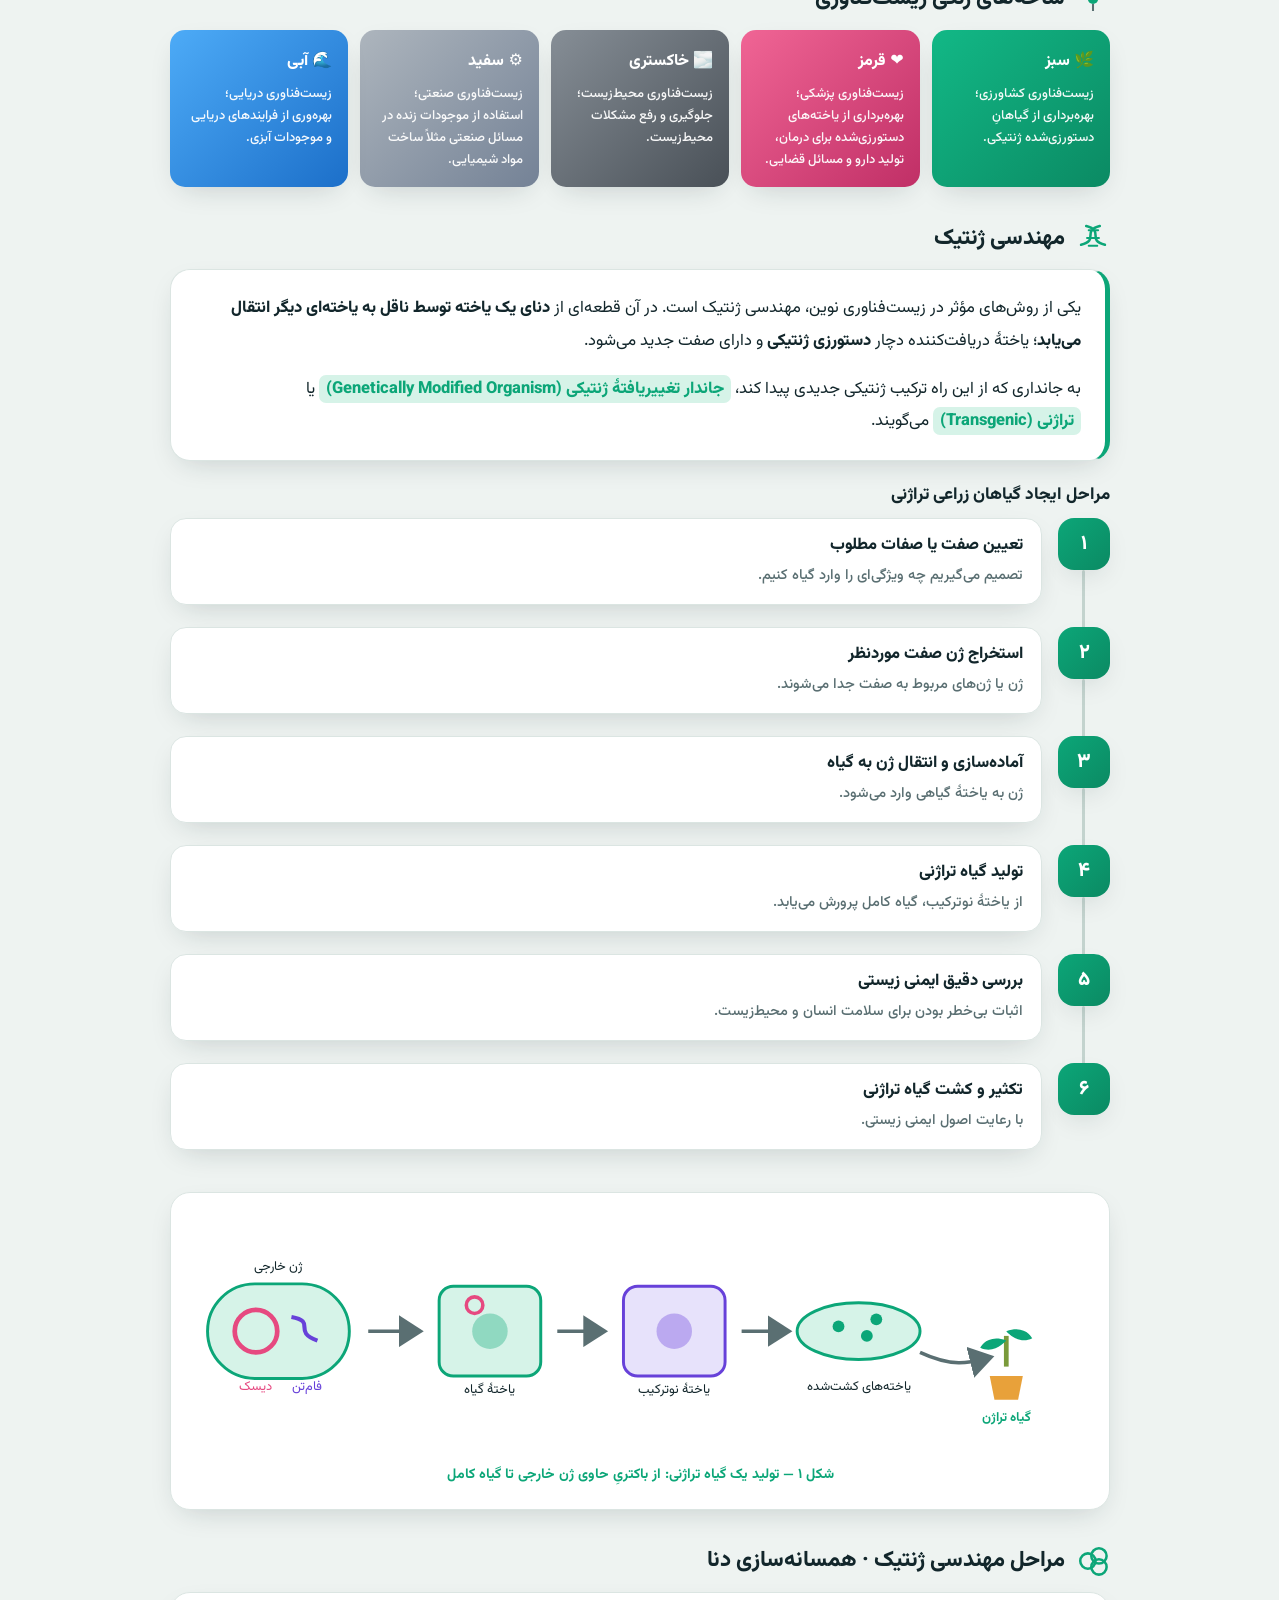
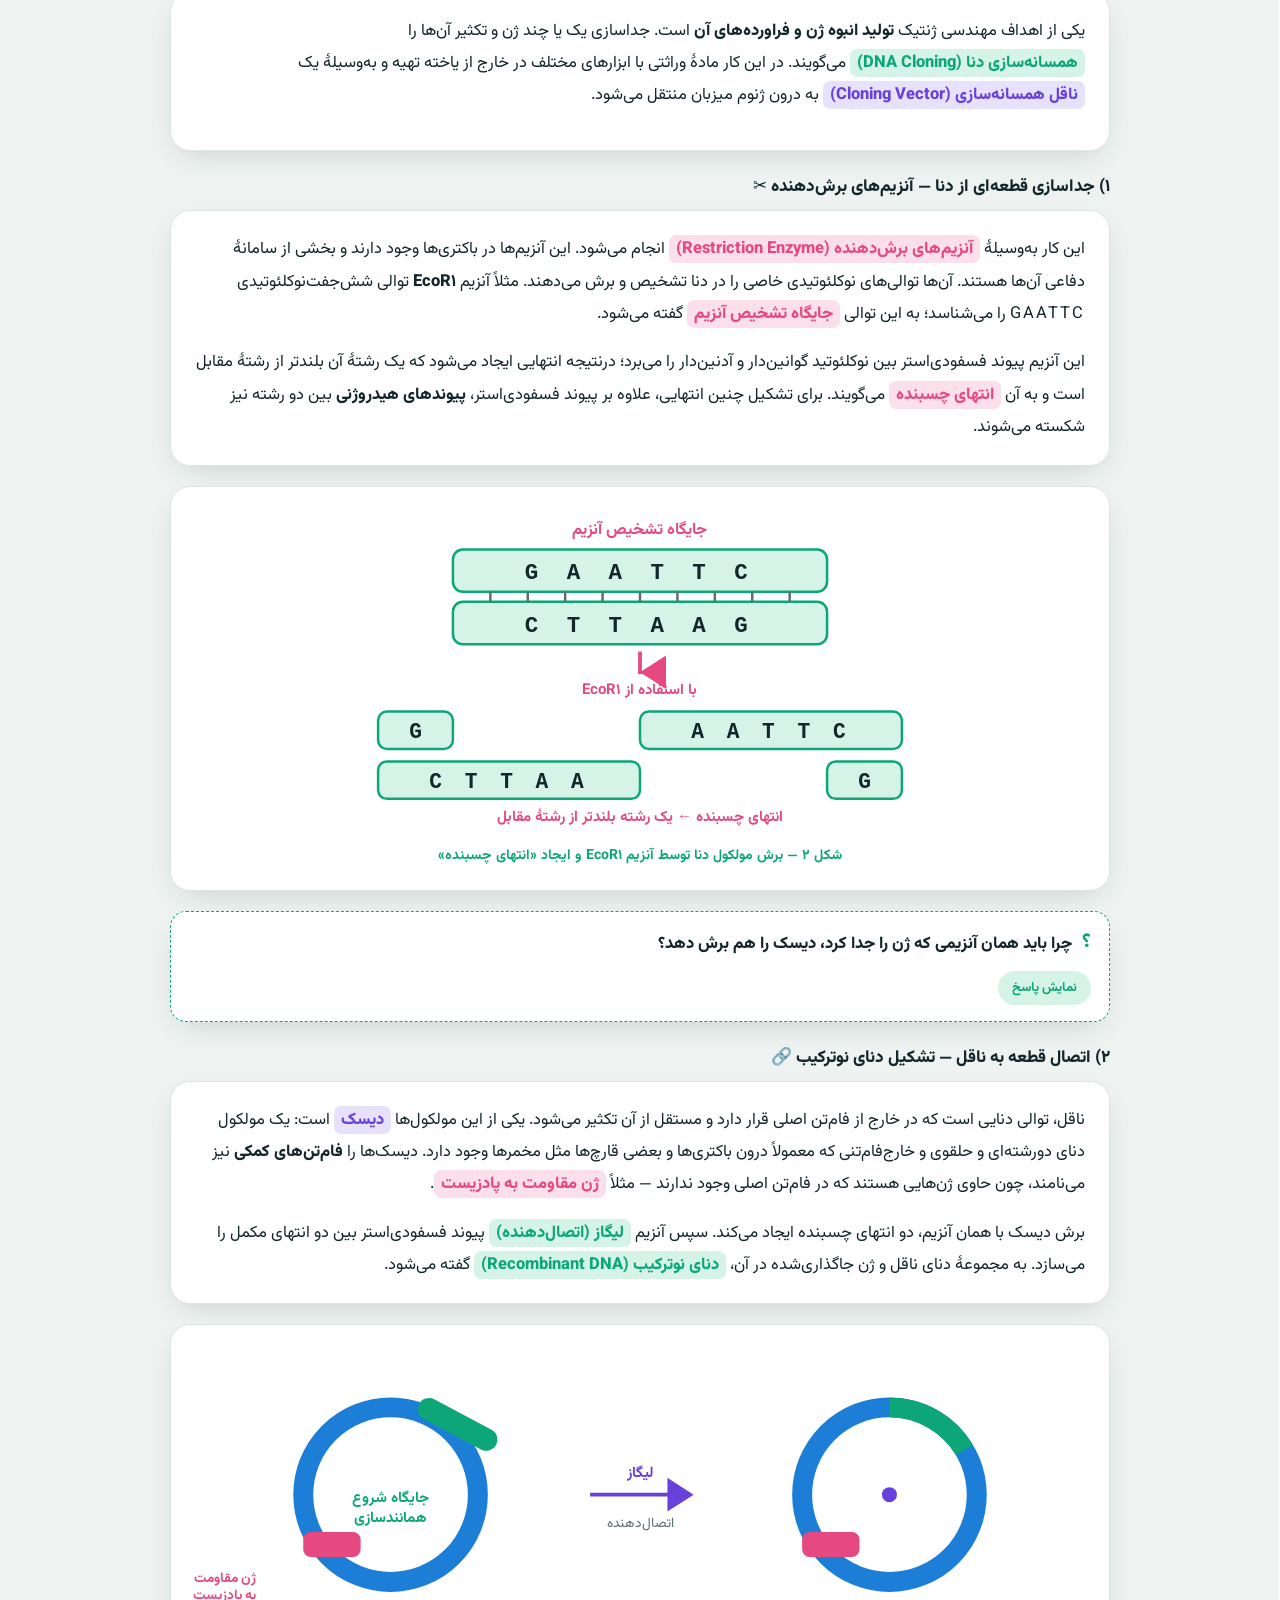
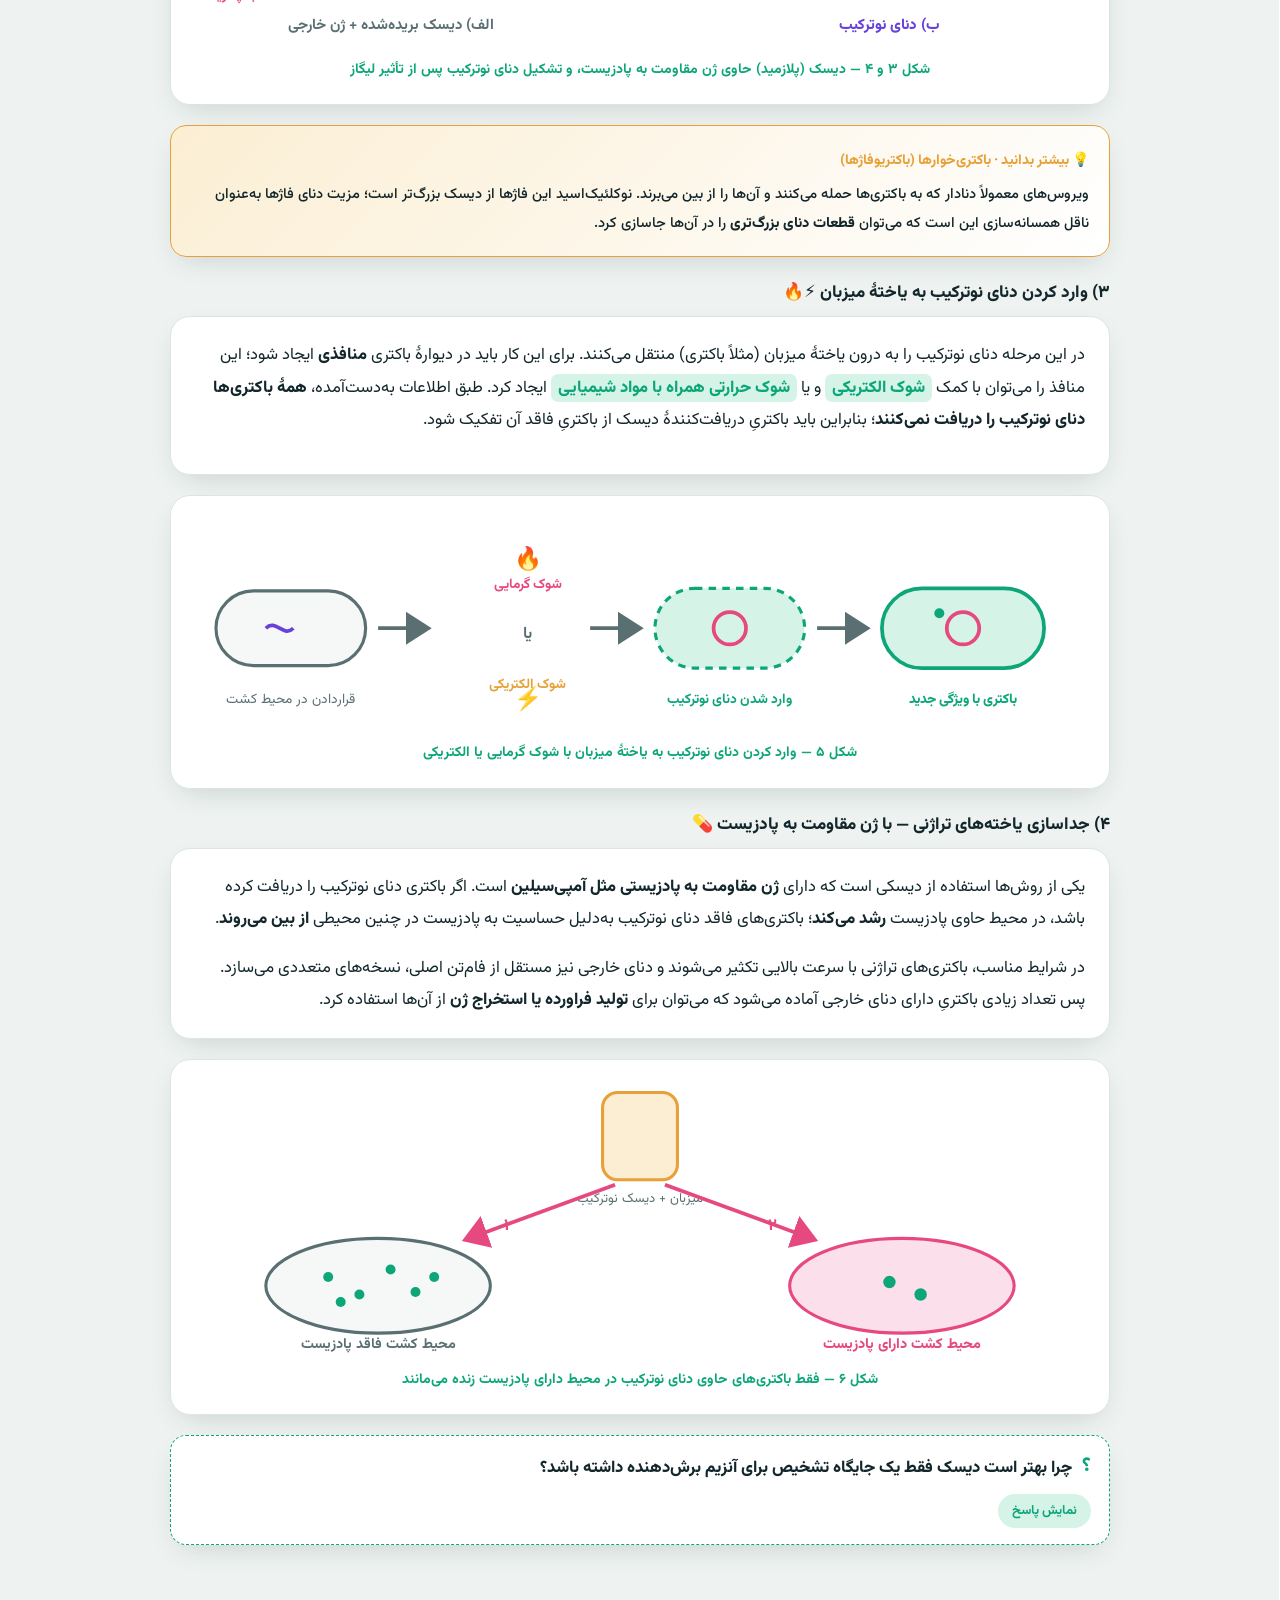
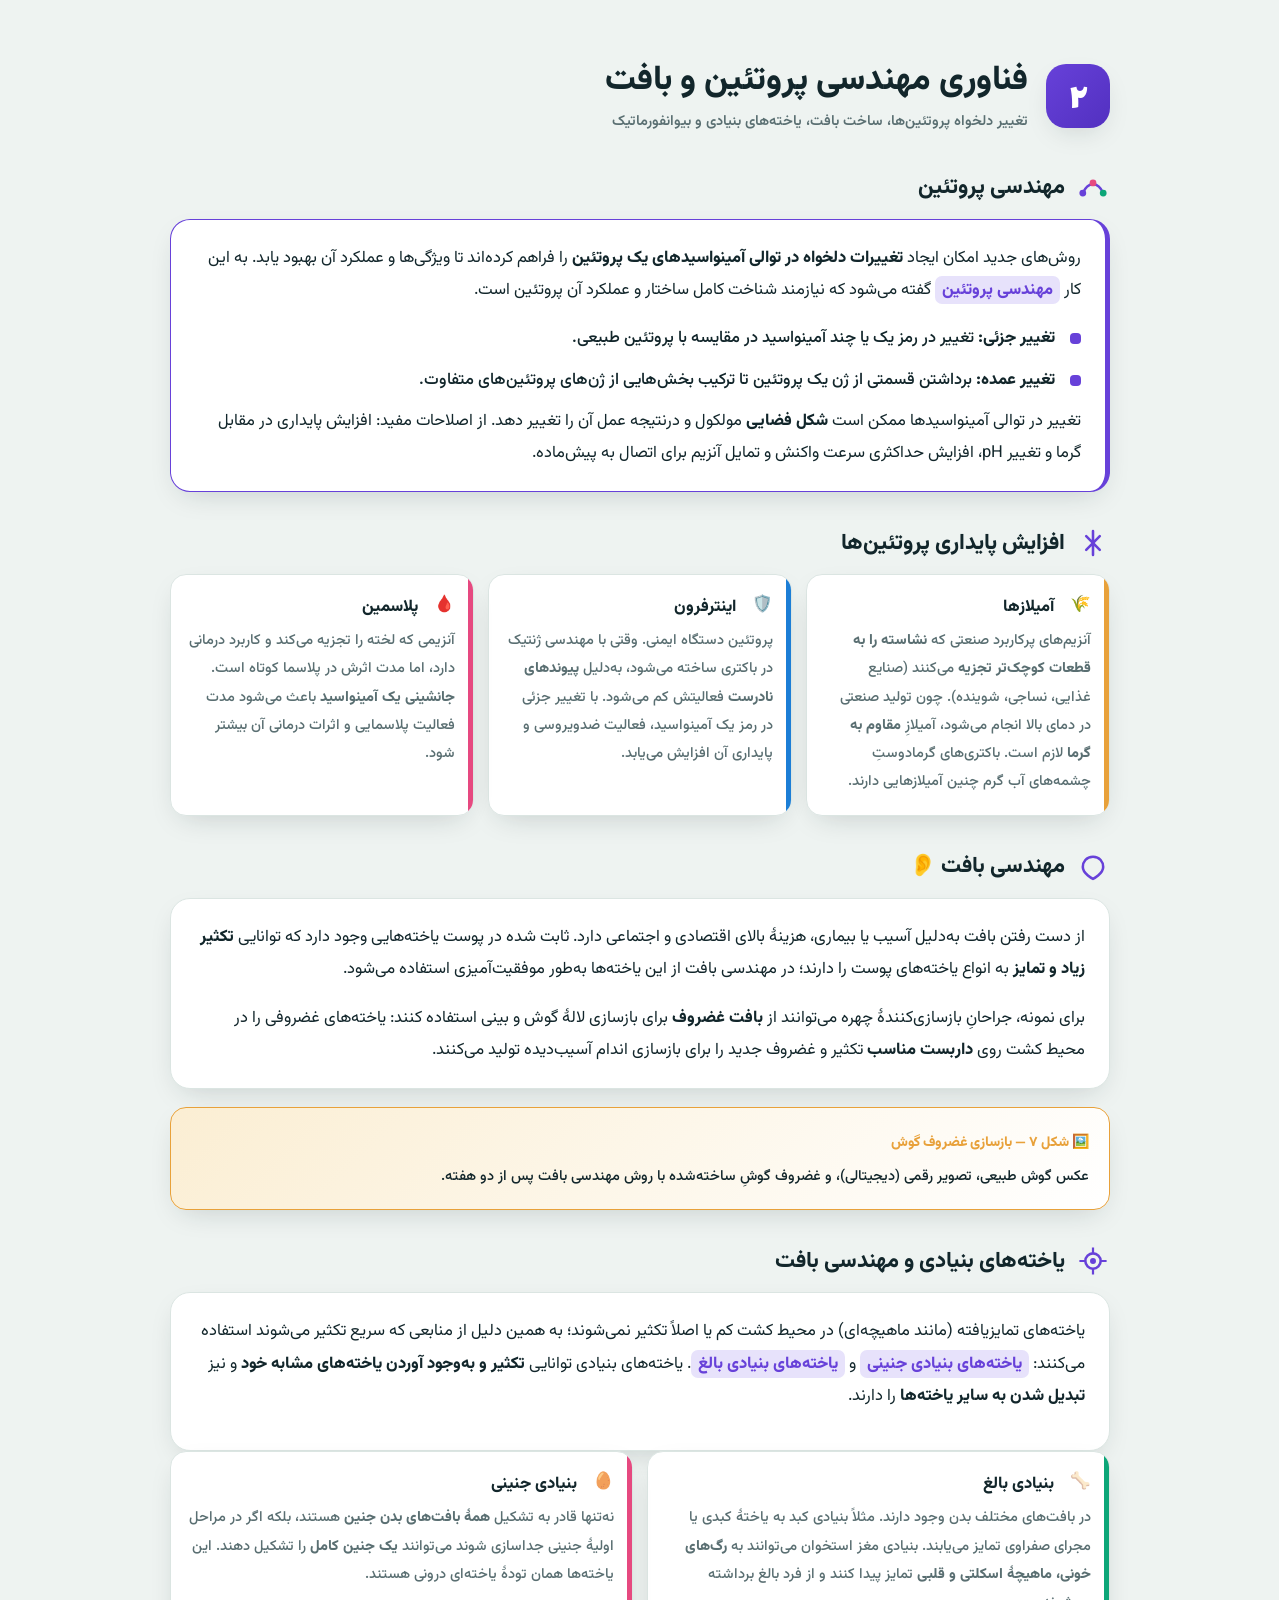
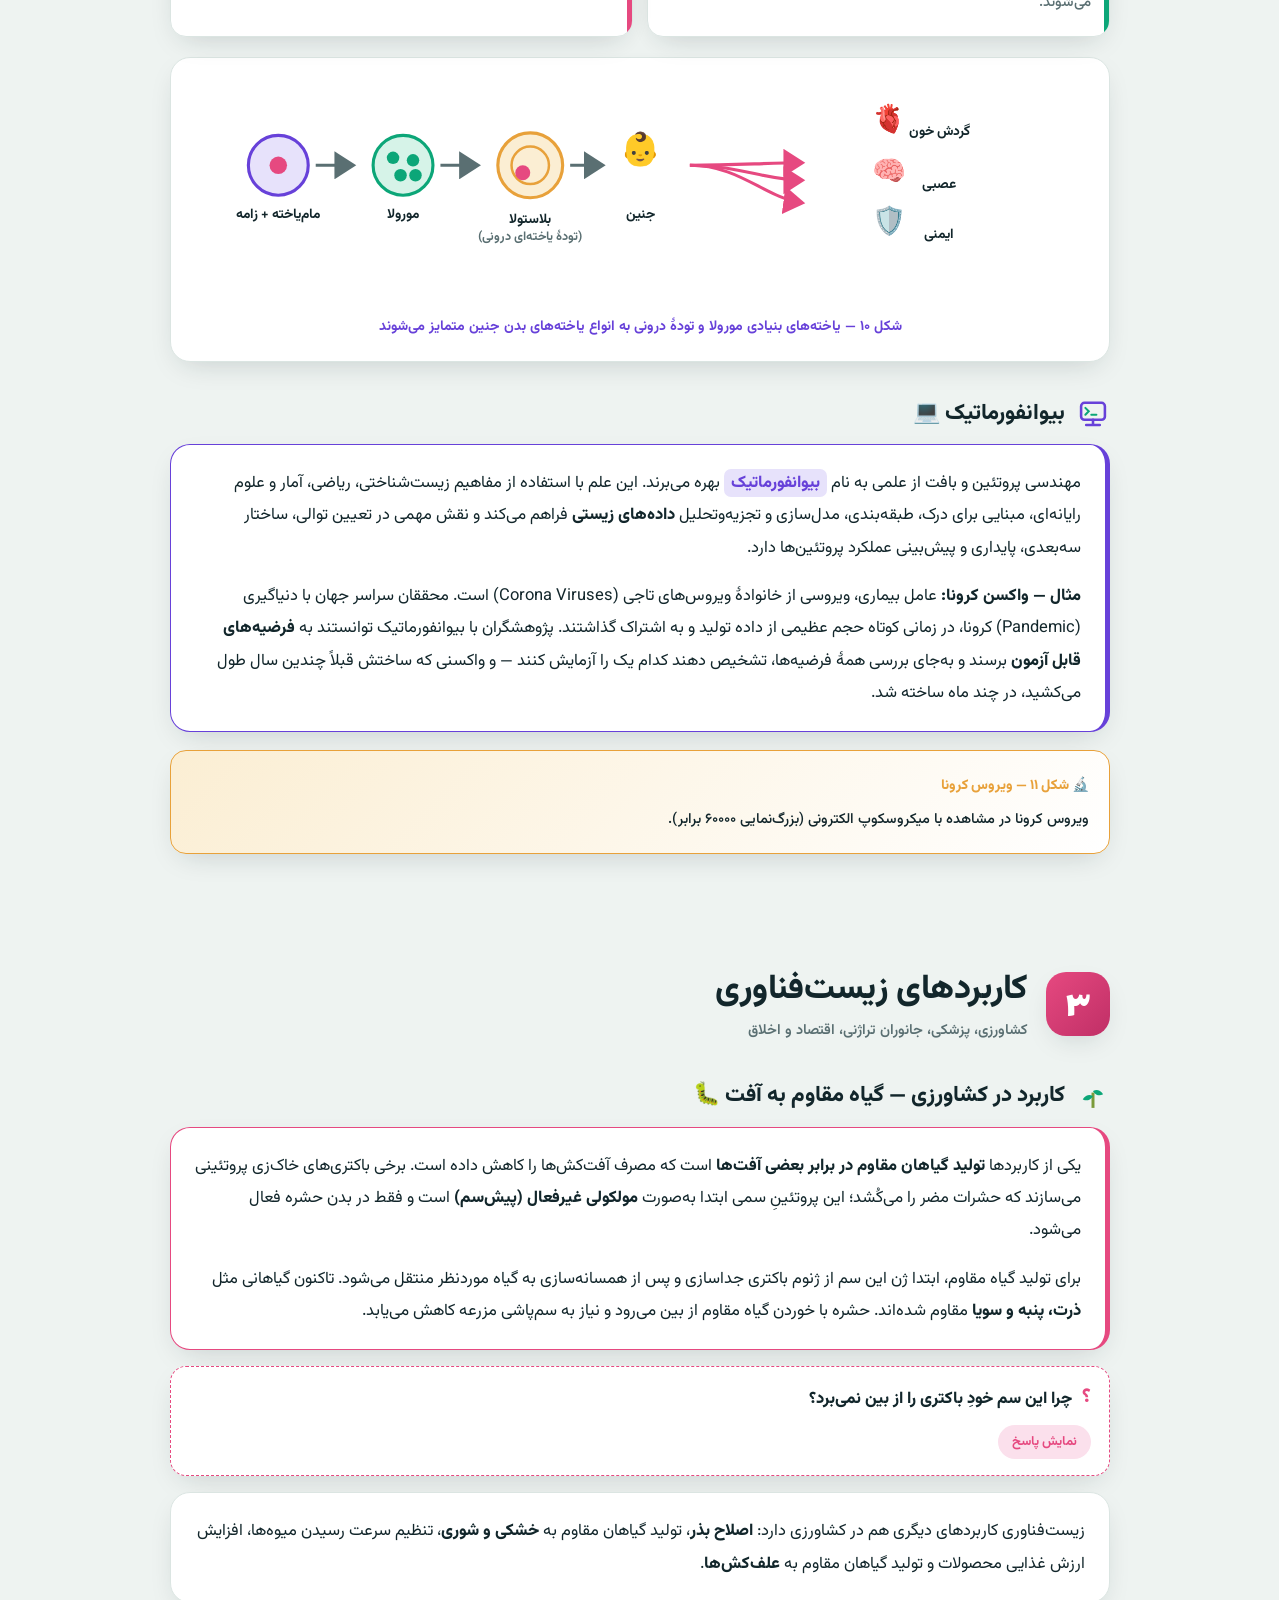
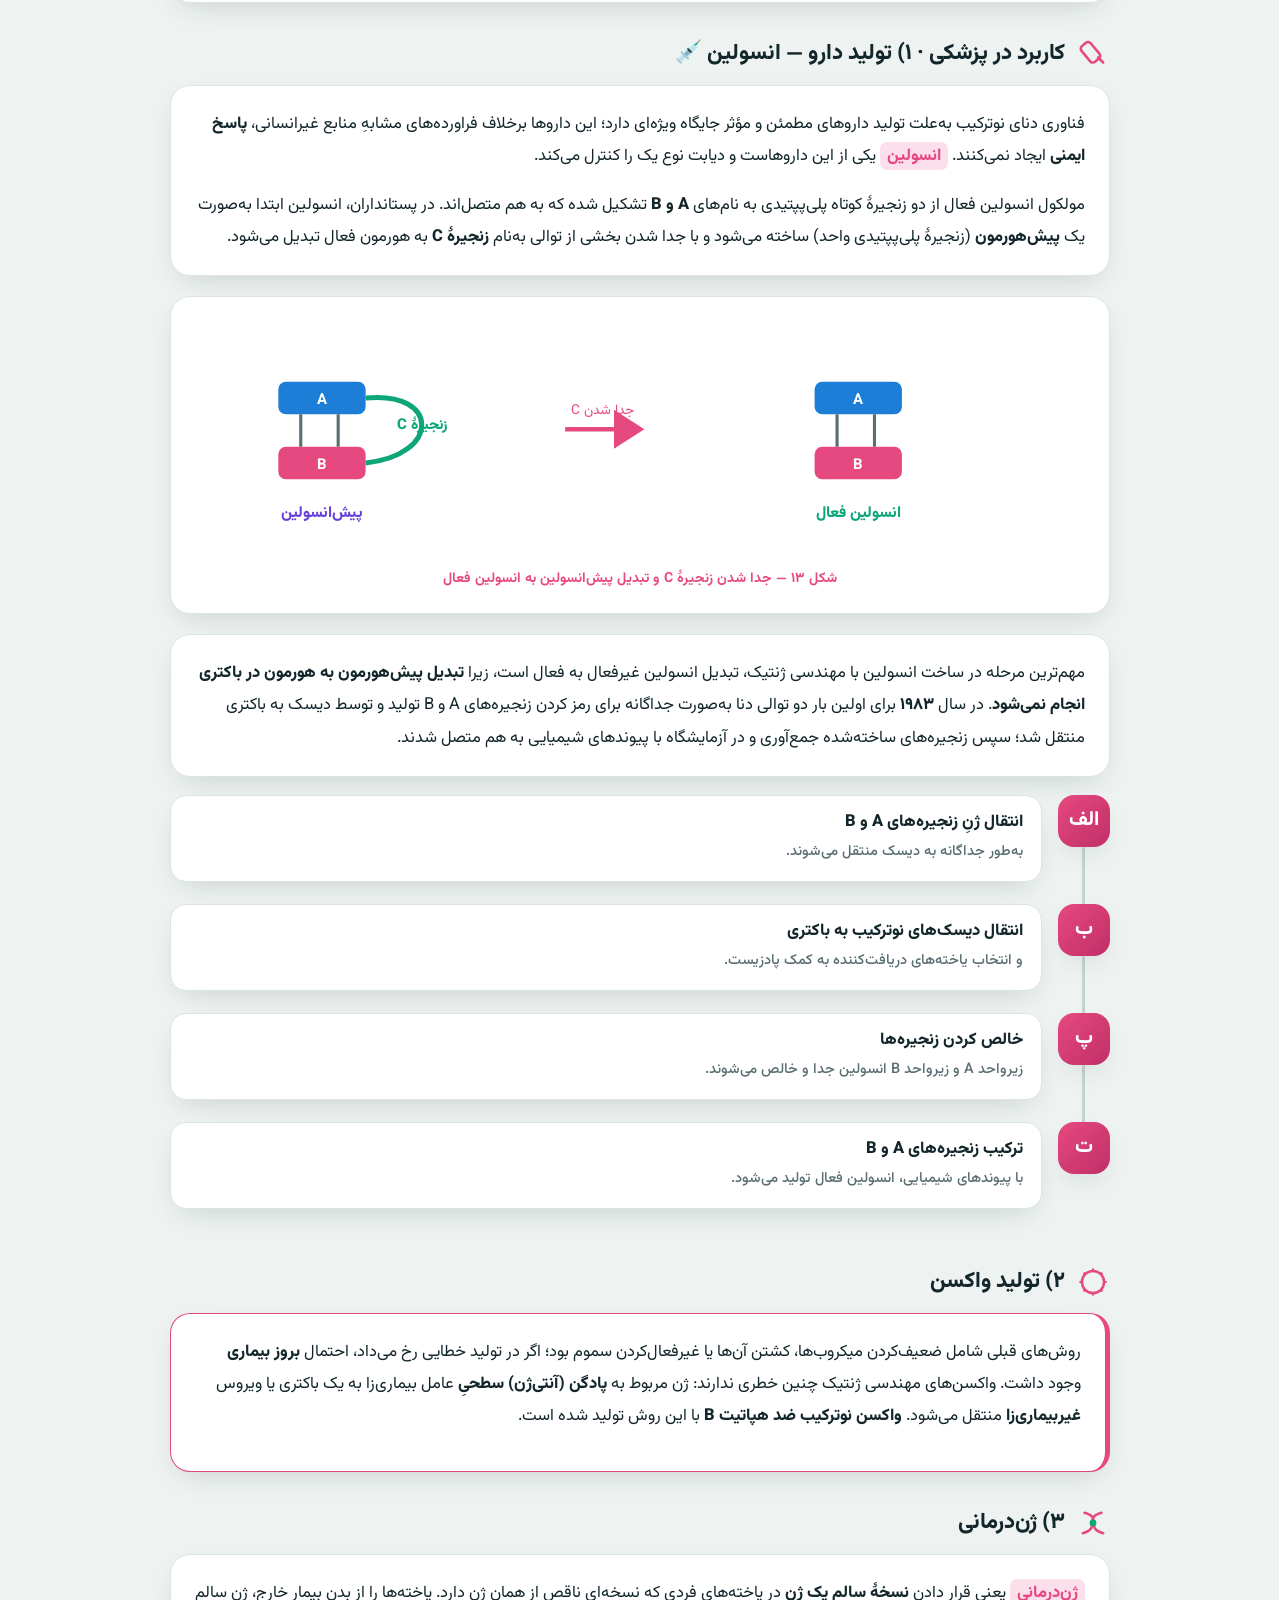
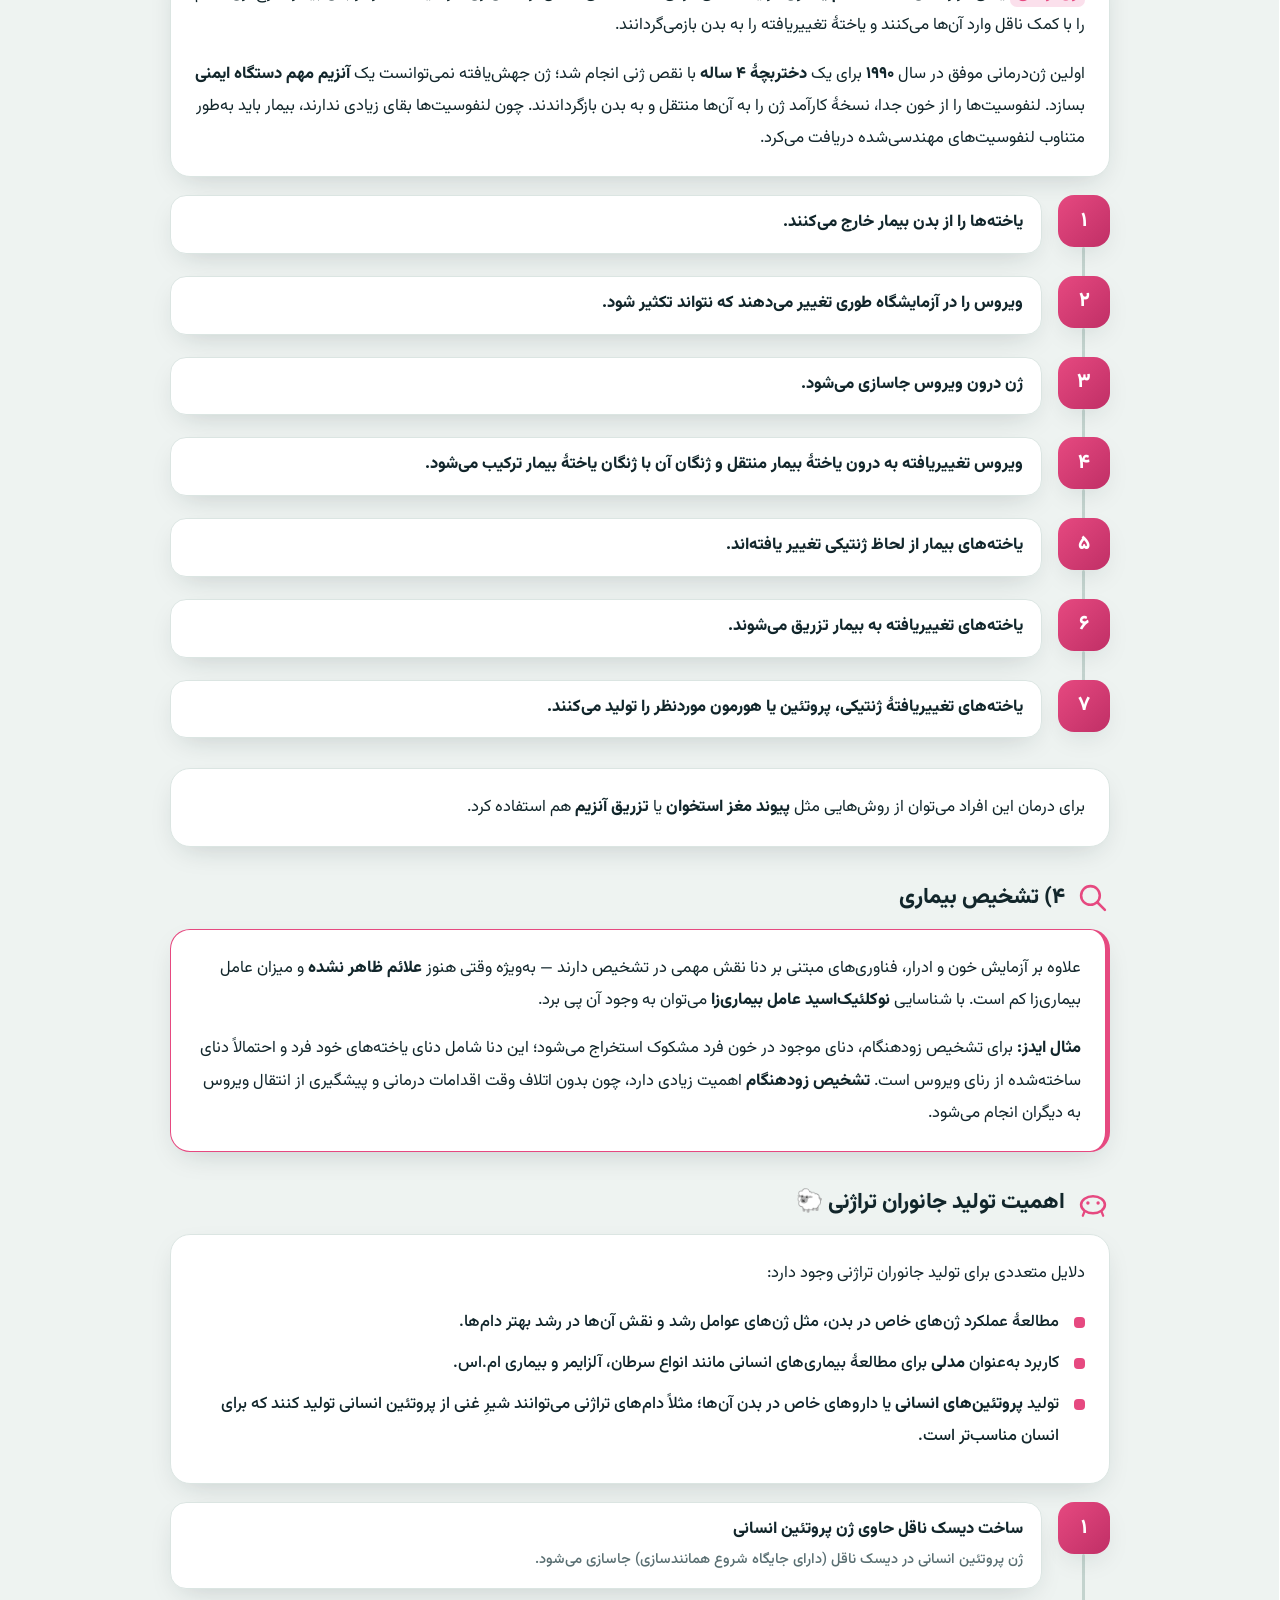
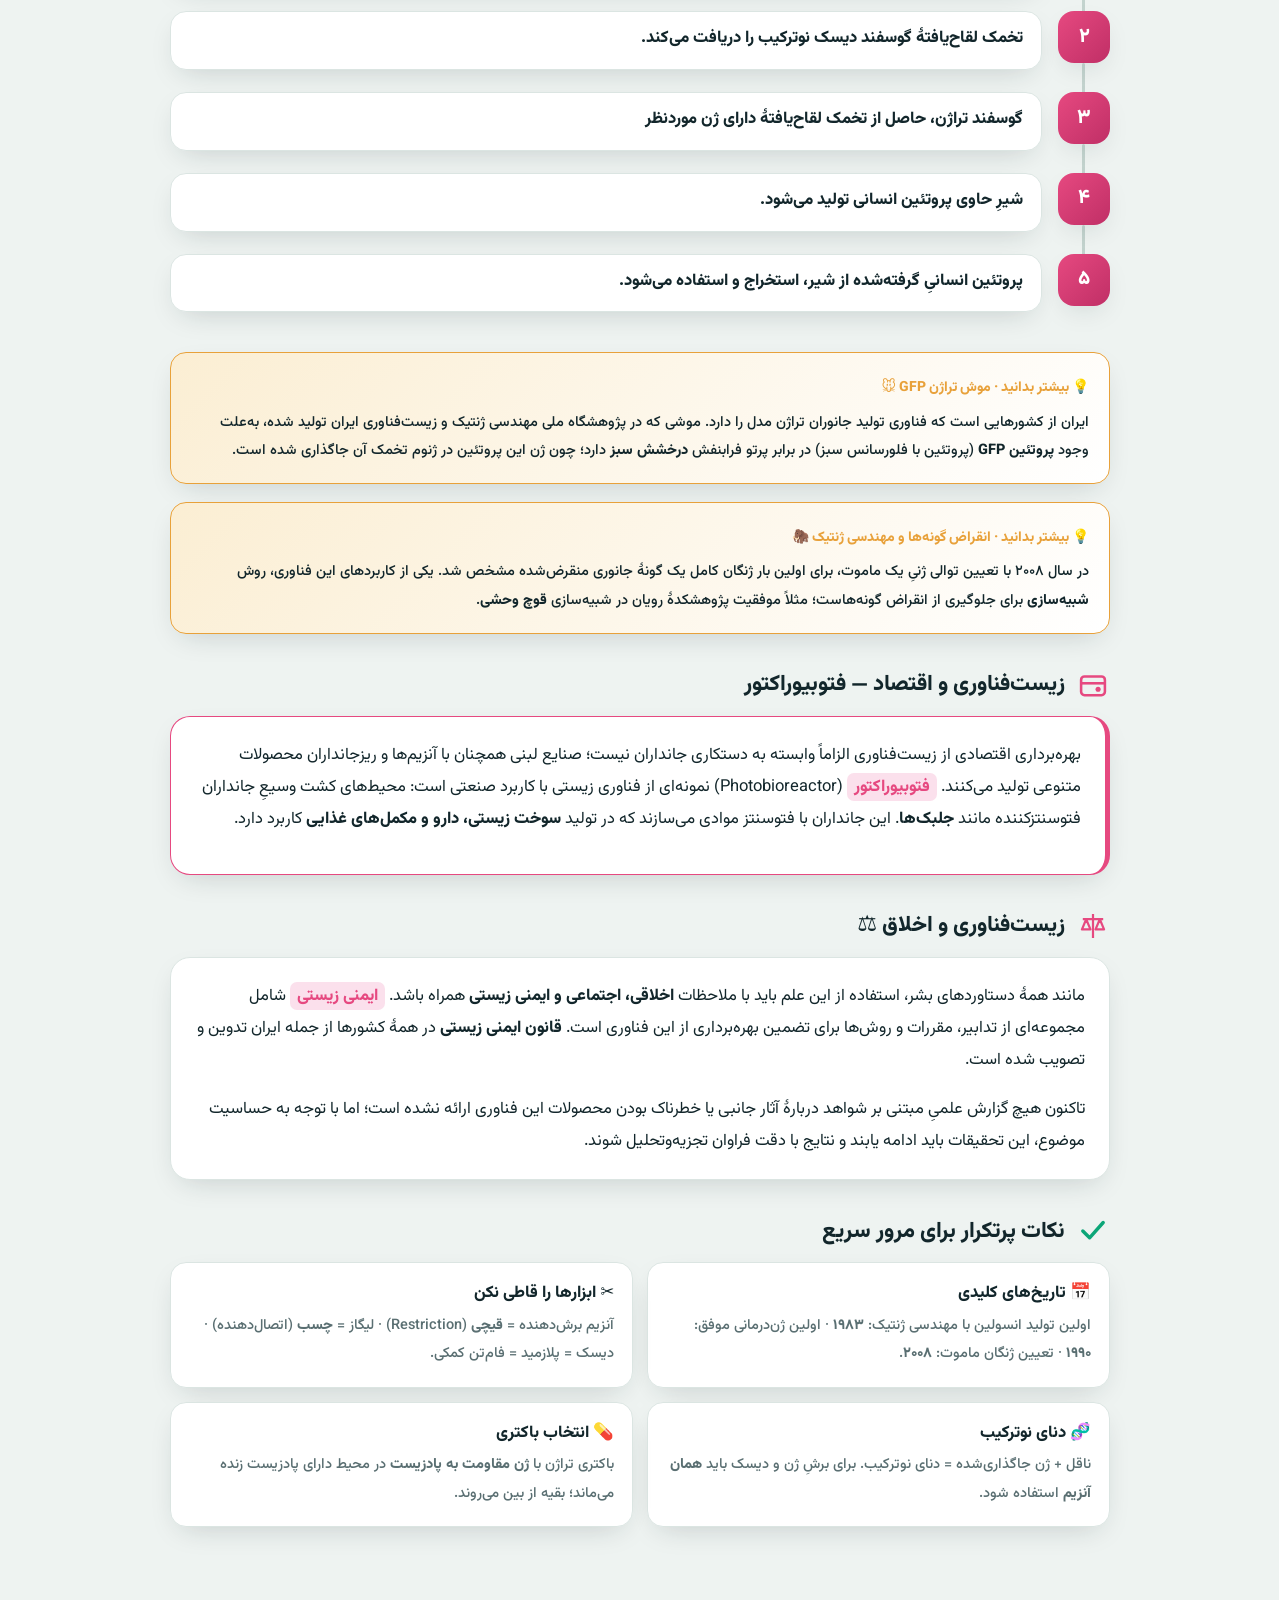
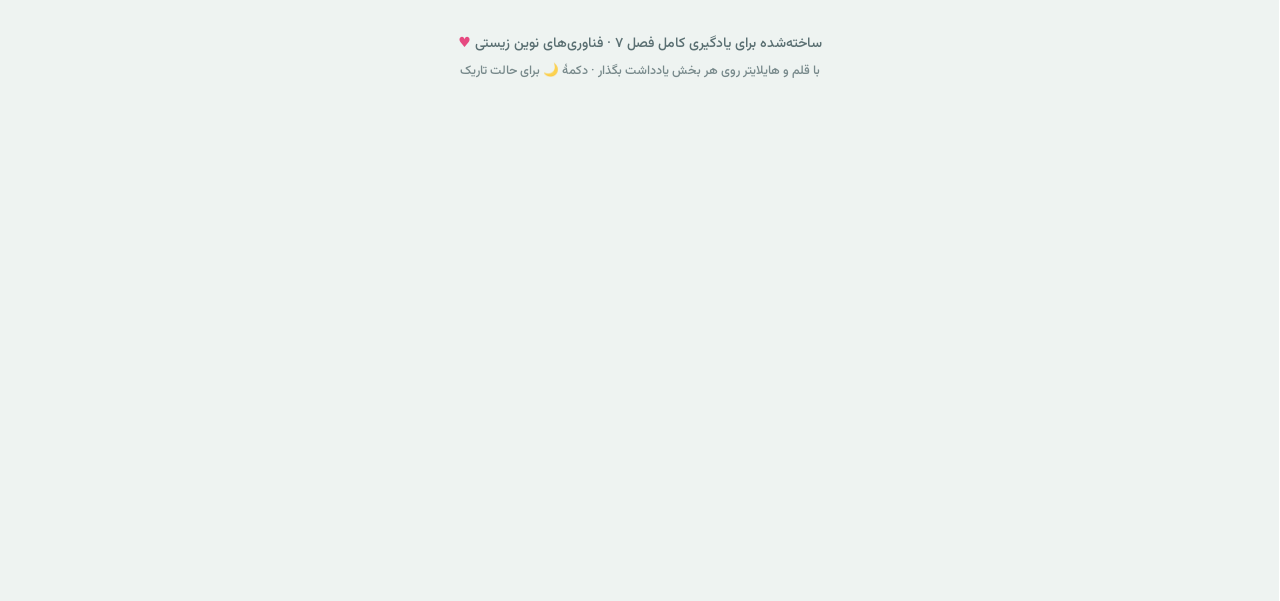
<file: zist-fasl7-fanavari/index.html>
<!DOCTYPE html>
<html lang="fa" dir="rtl" data-theme="light">
<head>
<meta charset="UTF-8">
<meta name="viewport" content="width=device-width, initial-scale=1.0">
<title>فصل ۷ — فناوری‌های نوین زیستی | کارگاه یادگیری</title>
<link rel="preconnect" href="https://fonts.googleapis.com">
<link rel="preconnect" href="https://fonts.gstatic.com" crossorigin>
<link href="https://fonts.googleapis.com/css2?family=Vazirmatn:wght@300;400;500;600;700;800;900&family=Lalezar&display=swap" rel="stylesheet">
<style>
/* ============ TOKENS ============ */
:root{
  --paper:#eef3f1; --surface:#ffffff; --surface-2:#f5f8f6;
  --ink:#12262b; --muted:#5a6f72; --faint:#8698995e;
  --line:#dbe5e2; --line-strong:#c3d3ce;
  --gfp:#0ca678;      /* bioluminescent green (GFP) */
  --gfp-soft:#d6f3e8;
  --coral:#e64980;    /* antibiotic-resistance red */
  --coral-soft:#fbe0ec;
  --violet:#6741d9;   /* DNA / vector */
  --violet-soft:#e7e2fb;
  --amber:#e8a13a;
  --amber-soft:#fbeed3;
  --sky:#1c7ed6;
  --sky-soft:#d9ecfb;
  --shadow:0 10px 30px -12px rgba(18,38,43,.22);
  --shadow-lg:0 24px 60px -20px rgba(18,38,43,.30);
  --glow:0 0 0 rgba(12,166,120,0);
  --radius:20px;
}
[data-theme="dark"]{
  --paper:#081317; --surface:#0f2229; --surface-2:#122a32;
  --ink:#e7f1ee; --muted:#93aca9; --faint:#8fb2ad33;
  --line:#1d3b43; --line-strong:#28525c;
  --gfp:#38efa2; --gfp-soft:#0d3730;
  --coral:#ff7bab; --coral-soft:#3a1626;
  --violet:#a98bff; --violet-soft:#241a3f;
  --amber:#ffc46b; --amber-soft:#382a13;
  --sky:#6db7ff; --sky-soft:#0f2c40;
  --shadow:0 12px 34px -14px rgba(0,0,0,.6);
  --shadow-lg:0 26px 70px -24px rgba(0,0,0,.75);
  --glow:0 0 24px rgba(56,239,162,.35);
}
*{box-sizing:border-box}
html{scroll-behavior:smooth}
@media (prefers-reduced-motion:reduce){html{scroll-behavior:auto}}
body{
  margin:0; font-family:"Vazirmatn",system-ui,sans-serif;
  background:var(--paper); color:var(--ink);
  line-height:1.95; font-size:16.5px; font-weight:400;
  -webkit-font-smoothing:antialiased;
  transition:background .4s ease,color .4s ease;
  overflow-x:hidden;
}
h1,h2,h3,h4{line-height:1.5;font-weight:800}
p{margin:0 0 1em}
a{color:var(--gfp);text-decoration:none}
::selection{background:var(--gfp);color:#fff}
:focus-visible{outline:3px solid var(--gfp);outline-offset:3px;border-radius:6px}

/* subtle lab-grid backdrop */
body::before{
  content:"";position:fixed;inset:0;z-index:0;pointer-events:none;opacity:.5;
  background-image:radial-gradient(circle at 1px 1px, var(--faint) 1px, transparent 0);
  background-size:26px 26px;
  mask-image:radial-gradient(ellipse 120% 90% at 50% 0%, #000 30%, transparent 75%);
}

/* ============ LAYOUT ============ */
.wrap{position:relative;z-index:1;max-width:980px;margin:0 auto;padding:0 20px}
section{position:relative;z-index:1}

/* ============ HEADER / HERO ============ */
.hero{
  position:relative;overflow:hidden;
  padding:74px 0 56px;
  background:
    radial-gradient(120% 130% at 85% -10%, var(--gfp-soft) 0%, transparent 55%),
    radial-gradient(90% 90% at 10% 0%, var(--violet-soft) 0%, transparent 50%);
}
.eyebrow{
  display:inline-flex;align-items:center;gap:9px;
  font-weight:700;font-size:13px;letter-spacing:.5px;color:var(--gfp);
  background:var(--surface);border:1.5px solid var(--line-strong);
  padding:7px 15px;border-radius:100px;box-shadow:var(--shadow)
}
.eyebrow .dot{width:9px;height:9px;border-radius:50%;background:var(--gfp);box-shadow:var(--glow)}
.hero h1{
  font-family:"Lalezar",cursive;font-weight:400;
  font-size:clamp(44px,9vw,88px);line-height:1.08;margin:22px 0 6px;
  letter-spacing:.5px;
}
.hero h1 .glow{color:var(--gfp);text-shadow:var(--glow)}
.hero .lead{max-width:640px;font-size:18px;color:var(--muted);font-weight:500}
.qbox{
  margin-top:30px;display:grid;gap:12px;grid-template-columns:1fr 1fr;
}
@media(max-width:640px){.qbox{grid-template-columns:1fr}}
.qcard{
  background:var(--surface);border:1.5px solid var(--line);border-radius:16px;
  padding:16px 18px;box-shadow:var(--shadow);font-weight:600;font-size:15px;
  display:flex;gap:12px;align-items:flex-start;
}
.qcard .qi{flex:0 0 auto;color:var(--violet);font-size:22px;line-height:1}

/* hero floating molecules */
.floaters{position:absolute;inset:0;pointer-events:none;z-index:0}
.floaters svg{position:absolute;opacity:.9}
@keyframes float{0%,100%{transform:translateY(0) rotate(0)}50%{transform:translateY(-14px) rotate(6deg)}}
.f1{top:8%;left:4%;width:70px;animation:float 7s ease-in-out infinite}
.f2{top:58%;left:2%;width:54px;animation:float 9s ease-in-out infinite}
.f3{top:14%;right:3%;width:60px;animation:float 8s ease-in-out infinite .5s}

/* ============ NAV / TOC ============ */
.toc{
  position:sticky;top:0;z-index:40;
  background:color-mix(in srgb, var(--paper) 82%, transparent);
  backdrop-filter:blur(12px);
  border-bottom:1.5px solid var(--line);
  padding:10px 0;
}
.toc-inner{display:flex;gap:8px;flex-wrap:wrap;align-items:center;justify-content:center}
.toc a{
  font-weight:700;font-size:13.5px;color:var(--muted);
  padding:7px 14px;border-radius:100px;border:1.5px solid transparent;
  transition:.2s;display:inline-flex;gap:7px;align-items:center
}
.toc a:hover{color:var(--ink);border-color:var(--line-strong);background:var(--surface)}

/* ============ SECTIONS ============ */
.gaftar{padding:56px 0 20px}
.gaftar-head{display:flex;align-items:center;gap:18px;margin-bottom:28px}
.gnum{
  flex:0 0 auto;width:64px;height:64px;border-radius:20px;
  display:grid;place-items:center;font-family:"Lalezar";font-size:38px;color:#fff;
  box-shadow:var(--shadow);
}
.g1 .gnum{background:linear-gradient(135deg,var(--gfp),#0b8a63)}
.g2 .gnum{background:linear-gradient(135deg,var(--violet),#5230c0)}
.g3 .gnum{background:linear-gradient(135deg,var(--coral),#c02f66)}
.gaftar-head h2{font-size:clamp(24px,4.5vw,34px);margin:0}
.gaftar-head .sub{color:var(--muted);font-weight:600;font-size:14.5px;margin-top:2px}

.block{margin:34px 0}
.block > h3{
  font-size:22px;display:flex;align-items:center;gap:11px;margin:0 0 14px;
}
.block > h3 .ic{width:34px;height:34px;flex:0 0 auto}
.card{
  background:var(--surface);border:1.5px solid var(--line);border-radius:var(--radius);
  padding:22px 24px;box-shadow:var(--shadow);
}
.card + .card{margin-top:16px}
.lead-accent{border-right:5px solid var(--gfp);}
.g2 .lead-accent{border-color:var(--violet)}
.g3 .lead-accent{border-color:var(--coral)}

/* key terms */
.term{
  font-weight:800;color:var(--gfp);
  background:var(--gfp-soft);padding:1px 7px;border-radius:7px;
  white-space:nowrap;
}
.term.v{color:var(--violet);background:var(--violet-soft)}
.term.c{color:var(--coral);background:var(--coral-soft)}
b{font-weight:800}

/* definition / fact tiles */
.grid{display:grid;gap:14px}
.g-2{grid-template-columns:1fr 1fr}
.g-3{grid-template-columns:repeat(3,1fr)}
@media(max-width:720px){.g-2,.g-3{grid-template-columns:1fr}}
.tile{
  background:var(--surface);border:1.5px solid var(--line);border-radius:16px;
  padding:18px;box-shadow:var(--shadow);position:relative;overflow:hidden
}
.tile h4{margin:0 0 6px;font-size:16.5px;display:flex;gap:9px;align-items:center}
.tile h4 .ic{width:28px;height:28px}
.tile p{margin:0;font-size:14.5px;color:var(--muted);font-weight:500}
.tile .tag{position:absolute;top:0;inset-inline-start:0;height:100%;width:5px}

/* colored branches (شاخه‌ها) */
.branches{display:grid;grid-template-columns:repeat(auto-fit,minmax(150px,1fr));gap:12px}
.branch{border-radius:15px;padding:16px;color:#fff;font-weight:600;box-shadow:var(--shadow);min-height:118px;display:flex;flex-direction:column;gap:6px}
.branch b{font-size:16px}
.branch small{font-size:13px;opacity:.95;font-weight:500;line-height:1.7}
.br-green{background:linear-gradient(135deg,#12b886,#0b8a63)}
.br-red{background:linear-gradient(135deg,#f06595,#c02f66)}
.br-gray{background:linear-gradient(135deg,#868e96,#495057)}
.br-white{background:linear-gradient(135deg,#adb5bd,#748296);}
.br-blue{background:linear-gradient(135deg,#4dabf7,#1c6fc9)}

/* timeline / process steps */
.flow{position:relative;margin:8px 0;padding-inline-start:0}
.step{
  display:grid;grid-template-columns:52px 1fr;gap:16px;position:relative;padding-bottom:22px;
}
.step:not(:last-child)::before{
  content:"";position:absolute;top:52px;bottom:-6px;
  inset-inline-start:25px;width:3px;
  background:linear-gradient(var(--line-strong),var(--line-strong));border-radius:3px
}
.step .num{
  width:52px;height:52px;border-radius:16px;flex:0 0 auto;
  display:grid;place-items:center;font-weight:800;font-size:20px;color:#fff;
  background:linear-gradient(135deg,var(--gfp),#0b8a63);box-shadow:var(--shadow);z-index:1
}
.g2 .step .num{background:linear-gradient(135deg,var(--violet),#5230c0)}
.g3 .step .num{background:linear-gradient(135deg,var(--coral),#c02f66)}
.step .body{
  background:var(--surface);border:1.5px solid var(--line);border-radius:16px;
  padding:14px 18px;box-shadow:var(--shadow)
}
.step .body h4{margin:0 0 4px;font-size:16.5px}
.step .body p{margin:0;font-size:14.5px;color:var(--muted);font-weight:500}

/* diagram frame */
figure{margin:20px 0;background:var(--surface);border:1.5px solid var(--line);border-radius:var(--radius);
  padding:20px;box-shadow:var(--shadow);overflow:hidden}
figure svg{display:block;width:100%;height:auto}
figcaption{margin-top:12px;text-align:center;font-weight:700;font-size:14px;color:var(--gfp)}
.g2 figcaption{color:var(--violet)}.g3 figcaption{color:var(--coral)}

/* "بیشتر بدانید" callout */
.aside{
  background:linear-gradient(135deg,var(--amber-soft),var(--surface));
  border:1.5px solid var(--amber);border-radius:16px;padding:18px 20px;margin:18px 0;
  box-shadow:var(--shadow);position:relative
}
.aside .k{
  display:inline-flex;gap:8px;align-items:center;font-weight:800;color:var(--amber);
  font-size:14px;margin-bottom:6px
}
.aside p{margin:0;font-size:14.5px;font-weight:500}

/* reveal Q cards (active recall) */
.quiz{background:var(--surface);border:1.5px dashed var(--gfp);border-radius:16px;padding:16px 18px;margin:16px 0;box-shadow:var(--shadow)}
.g2 .quiz{border-color:var(--violet)}.g3 .quiz{border-color:var(--coral)}
.quiz .q{font-weight:800;display:flex;gap:10px;align-items:flex-start}
.quiz .q .qm{color:var(--gfp);font-size:20px;line-height:1.4}
.g2 .quiz .q .qm{color:var(--violet)}.g3 .quiz .q .qm{color:var(--coral)}
.quiz .a{max-height:0;overflow:hidden;transition:max-height .45s ease,margin .3s;opacity:0}
.quiz.open .a{max-height:400px;opacity:1;margin-top:12px}
.quiz .a p{margin:0;font-size:14.5px;color:var(--muted);font-weight:500;
  border-top:1.5px solid var(--line);padding-top:12px}
.quiz button.reveal{
  margin-top:10px;font-family:inherit;font-weight:700;font-size:13px;cursor:pointer;
  background:var(--gfp-soft);color:var(--gfp);border:none;padding:7px 14px;border-radius:100px
}
.g2 .quiz button.reveal{background:var(--violet-soft);color:var(--violet)}
.g3 .quiz button.reveal{background:var(--coral-soft);color:var(--coral)}

ul.clean{list-style:none;padding:0;margin:.4em 0}
ul.clean li{position:relative;padding-inline-start:26px;margin-bottom:9px;font-weight:500;color:var(--ink)}
ul.clean li::before{content:"";position:absolute;inset-inline-start:0;top:11px;width:11px;height:11px;border-radius:4px;background:var(--gfp);box-shadow:var(--glow)}
.g2 ul.clean li::before{background:var(--violet)}.g3 ul.clean li::before{background:var(--coral)}

.mono{font-family:ui-monospace,"Vazirmatn",monospace;letter-spacing:2px;direction:ltr;display:inline-block}

/* footer */
footer{padding:50px 0 130px;text-align:center;color:var(--muted);font-weight:500;font-size:14px}
footer .heart{color:var(--coral)}

/* ============ THEME TOGGLE ============ */
.theme-btn{
  position:fixed;top:14px;inset-inline-start:14px;z-index:60;
  width:52px;height:52px;border-radius:16px;border:1.5px solid var(--line-strong);
  background:var(--surface);color:var(--ink);cursor:pointer;box-shadow:var(--shadow-lg);
  display:grid;place-items:center;font-size:22px;transition:.25s
}
.theme-btn:hover{transform:translateY(-2px)}

/* ============ DRAW TOOLBAR ============ */
#annot{position:absolute;top:0;inset-inline-start:0;z-index:35;pointer-events:none;touch-action:auto}
#annot.active{pointer-events:auto;touch-action:none;cursor:crosshair}
#annot.hidden{display:none}

.dock{
  position:fixed;bottom:16px;left:50%;transform:translateX(-50%);
  z-index:70;display:flex;align-items:center;gap:6px;
  background:var(--surface);border:1.5px solid var(--line-strong);
  border-radius:18px;padding:8px;box-shadow:var(--shadow-lg);
  max-width:calc(100vw - 24px);flex-wrap:wrap;justify-content:center
}
.dock .tool,.dock .swatch{
  width:42px;height:42px;border-radius:12px;border:1.5px solid var(--line);
  background:var(--surface-2);cursor:pointer;display:grid;place-items:center;
  font-size:19px;color:var(--ink);transition:.15s;position:relative;flex:0 0 auto
}
.dock .tool:hover{transform:translateY(-2px);border-color:var(--line-strong)}
.dock .tool.on{background:var(--gfp);color:#fff;border-color:var(--gfp);box-shadow:var(--glow)}
.dock .sep{width:1.5px;height:30px;background:var(--line);margin:0 3px}
.dock .swatch{padding:0}
.dock .swatch span{width:22px;height:22px;border-radius:50%;border:2px solid #ffffff88}
.dock .swatch.on{outline:3px solid var(--ink);outline-offset:1px}
.dock .thick{display:flex;align-items:center;gap:7px;padding:0 8px}
.dock .thick input{width:78px;accent-color:var(--gfp)}
.dock .thick .prev{width:26px;height:26px;display:grid;place-items:center}
.dock .thick .prev i{display:block;border-radius:50%;background:var(--ink)}
.dock .label{font-size:11px;color:var(--muted);font-weight:700;padding:0 4px}
@media(max-width:560px){
  .dock .label{display:none}
  .dock .thick input{width:58px}
}
.hint{
  position:fixed;bottom:74px;left:50%;transform:translateX(-50%);
  background:var(--ink);color:var(--paper);font-size:12.5px;font-weight:600;
  padding:7px 14px;border-radius:100px;z-index:69;box-shadow:var(--shadow-lg);
  opacity:0;transition:opacity .3s;pointer-events:none;white-space:nowrap
}
.hint.show{opacity:1}

.tt{position:relative}
.tt::after{
  content:attr(data-tip);position:absolute;bottom:118%;left:50%;transform:translateX(-50%);
  background:var(--ink);color:var(--paper);font-size:11px;font-weight:600;
  padding:4px 9px;border-radius:8px;white-space:nowrap;opacity:0;pointer-events:none;transition:.15s
}
.tt:hover::after{opacity:1}
</style>
</head>
<body>

<!-- THEME TOGGLE -->
<button class="theme-btn tt" id="themeBtn" data-tip="روشن / تاریک" aria-label="تغییر حالت روشن و تاریک">🌙</button>

<!-- ANNOTATION CANVAS -->
<canvas id="annot" aria-hidden="true"></canvas>

<!-- ===================== HERO ===================== -->
<header class="hero">
  <div class="floaters" aria-hidden="true">
    <svg class="f1" viewBox="0 0 100 100"><g fill="none" stroke="var(--gfp)" stroke-width="4" stroke-linecap="round"><path d="M25 10c50 15 0 35 50 50M75 10c-50 15 0 35-50 50"/><path d="M30 22h40M28 40h44M28 58h44M30 76h40" stroke-width="3"/></g></svg>
    <svg class="f2" viewBox="0 0 100 100"><circle cx="50" cy="50" r="34" fill="none" stroke="var(--violet)" stroke-width="7"/><rect x="20" y="44" width="24" height="12" rx="6" fill="var(--coral)"/></svg>
    <svg class="f3" viewBox="0 0 100 100"><ellipse cx="50" cy="50" rx="40" ry="26" fill="none" stroke="var(--amber)" stroke-width="6"/><circle cx="42" cy="46" r="4" fill="var(--ink)"/><circle cx="58" cy="46" r="4" fill="var(--ink)"/><path d="M40 60q10 8 20 0" fill="none" stroke="var(--ink)" stroke-width="4" stroke-linecap="round"/></svg>
  </div>
  <div class="wrap">
    <span class="eyebrow"><span class="dot"></span>فصل ۷ · زیست‌شناسی</span>
    <h1>فناوری‌های <span class="glow">نوین زیستی</span></h1>
    <p class="lead">آیا تاکنون دربارهٔ تولید پلاستیک‌های قابل تجزیهٔ زیستی شنیده‌اید؟ امروزه به کمک روش‌های زیست‌فناوری، تولید پلاستیک‌های قابل‌تجزیه با صرف هزینهٔ کمتر ممکن شده است — این کار با وارد کردن ژن‌های تولیدکننده از باکتری به گیاه امکان‌پذیر است. در این فصل با این فناوری‌ها آشنا می‌شویم.</p>
    <div class="qbox">
      <div class="qcard"><span class="qi">◆</span>چگونه می‌توان از فناوری‌های زیستی برای بهبود زندگی انسان و حفظ محیط‌زیست استفاده کرد؟</div>
      <div class="qcard"><span class="qi">◆</span>آیا می‌توان با استفاده از آن‌ها همهٔ مشکلات بشر را حل کرد؟</div>
      <div class="qcard"><span class="qi">◆</span>انسان از نظر اخلاقی تا چه حد می‌تواند این فناوری‌ها را به خدمت بگیرد؟</div>
      <div class="qcard"><span class="qi">◆</span>در آخر، به بخشی از پرسش‌های مطرح‌شده در مورد این فناوری‌ها پاسخ می‌دهیم.</div>
    </div>
  </div>
</header>

<!-- ===================== TOC ===================== -->
<nav class="toc">
  <div class="wrap toc-inner">
    <a href="#g1">🧬 گفتار ۱ · مهندسی ژنتیک</a>
    <a href="#g2">🧫 گفتار ۲ · مهندسی پروتئین و بافت</a>
    <a href="#g3">🌱 گفتار ۳ · کاربردها</a>
  </div>
</nav>

<!-- ===================== گفتار ۱ ===================== -->
<section class="gaftar g1" id="g1">
  <div class="wrap">
    <div class="gaftar-head">
      <div class="gnum">۱</div>
      <div>
        <h2>زیست‌فناوری و مهندسی ژنتیک</h2>
        <div class="sub">از تعریف زیست‌فناوری تا ساختن دنای نوترکیب مرحله‌به‌مرحله</div>
      </div>
    </div>

    <!-- تعریف -->
    <div class="block">
      <h3><svg class="ic" viewBox="0 0 40 40"><rect x="5" y="8" width="30" height="24" rx="6" fill="none" stroke="var(--gfp)" stroke-width="3"/><path d="M12 20h16M12 26h10" stroke="var(--gfp)" stroke-width="3" stroke-linecap="round"/></svg> زیست‌فناوری چیست؟</h3>
      <div class="card lead-accent">
        <p>به‌طورکلی به <span class="term">هرگونه فعالیت هوشمندانهٔ آدمی در تولید و بهبود محصولات گوناگون با استفاده از موجود زنده</span>، زیست‌فناوری (Biotechnology) گویند.</p>
        <p style="margin:0">زیست‌فناوری قلمروی بسیار گسترده دارد و روش‌هایی مانند <b>مهندسی ژنتیک، مهندسی پروتئین و بافت</b> را دربرمی‌گیرد و از گرایش‌های علمی متعددی مانند علوم زیستی، فیزیک، ریاضیات و علوم مهندسی بهره می‌برد.</p>
      </div>
      <div class="aside">
        <div class="k">💡 بیشتر بدانید · تعریف فرهنگستان</div>
        <p>فرهنگستان علوم جمهوری اسلامی ایران زیست‌فناوری را چنین تعریف می‌کند: «<b>تولید فراورده‌ها از طریق فرایند زیستی که مستلزم فنون مهندسی است</b>».</p>
      </div>
    </div>

    <!-- تاریخچه -->
    <div class="block">
      <h3><svg class="ic" viewBox="0 0 40 40"><circle cx="20" cy="20" r="15" fill="none" stroke="var(--gfp)" stroke-width="3"/><path d="M20 11v9l6 4" fill="none" stroke="var(--gfp)" stroke-width="3" stroke-linecap="round"/></svg> تاریخچهٔ زیست‌فناوری — سه دوره</h3>
      <div class="grid g-3">
        <div class="tile"><span class="tag" style="background:var(--amber)"></span>
          <h4><span class="ic">🍞</span>سنّتی</h4>
          <p>تولید محصولات تخمیری مانند <b>سرکه، نان و فراورده‌های لبنی</b> با فرایندهای زیستی مربوط به این دوره است.</p></div>
        <div class="tile"><span class="tag" style="background:var(--sky)"></span>
          <h4><span class="ic">🧪</span>کلاسیک</h4>
          <p>با روش‌های <b>تخمیر و کشت ریزجانداران</b> (میکروارگانیسم‌ها) تولید موادی مانند <b>پادزیست‌ها، آنزیم‌ها و مواد غذایی</b> ممکن شد.</p></div>
        <div class="tile"><span class="tag" style="background:var(--gfp)"></span>
          <h4><span class="ic">🧬</span>نوین</h4>
          <p>با <b>انتقال ژن از یک ریزجاندار به ریزجاندار دیگر</b> آغاز شد؛ تولید ترکیبات جدید با مقادیر بیشتر و کارایی بالاتر.</p></div>
      </div>
    </div>

    <!-- شاخه‌های رنگی -->
    <div class="block">
      <h3><svg class="ic" viewBox="0 0 40 40"><circle cx="20" cy="20" r="6" fill="var(--gfp)"/><g stroke="var(--muted)" stroke-width="2.4"><path d="M20 14V6M20 26v8M14 20H6M26 20h8"/></g></svg> شاخه‌های رنگی زیست‌فناوری</h3>
      <div class="branches">
        <div class="branch br-green"><b>🌿 سبز</b><small>زیست‌فناوری کشاورزی؛ بهره‌برداری از گیاهانِ دستورزی‌شده ژنتیکی.</small></div>
        <div class="branch br-red"><b>❤️ قرمز</b><small>زیست‌فناوری پزشکی؛ بهره‌برداری از یاخته‌های دستورزی‌شده برای درمان، تولید دارو و مسائل قضایی.</small></div>
        <div class="branch br-gray"><b>🌫️ خاکستری</b><small>زیست‌فناوری محیط‌زیست؛ جلوگیری و رفع مشکلات محیط‌زیست.</small></div>
        <div class="branch br-white"><b>⚙️ سفید</b><small>زیست‌فناوری صنعتی؛ استفاده از موجودات زنده در مسائل صنعتی مثلاً ساخت مواد شیمیایی.</small></div>
        <div class="branch br-blue"><b>🌊 آبی</b><small>زیست‌فناوری دریایی؛ بهره‌وری از فرایندهای دریایی و موجودات آبزی.</small></div>
      </div>
    </div>

    <!-- مهندسی ژنتیک -->
    <div class="block">
      <h3><svg class="ic" viewBox="0 0 40 40"><g fill="none" stroke="var(--gfp)" stroke-width="3" stroke-linecap="round"><path d="M12 6c22 6 0 16 22 22M28 6C6 12 28 22 6 28"/><path d="M15 11h11M13 20h14M15 29h10" stroke-width="2.4"/></g></svg> مهندسی ژنتیک</h3>
      <div class="card lead-accent">
        <p>یکی از روش‌های مؤثر در زیست‌فناوری نوین، مهندسی ژنتیک است. در آن قطعه‌ای از <b>دنای یک یاخته توسط ناقل به یاخته‌ای دیگر انتقال می‌یابد</b>؛ یاختهٔ دریافت‌کننده دچار <b>دستورزی ژنتیکی</b> و دارای صفت جدید می‌شود.</p>
        <p style="margin:0">به جانداری که از این راه ترکیب ژنتیکی جدیدی پیدا کند، <span class="term">جاندار تغییریافتهٔ ژنتیکی (Genetically Modified Organism)</span> یا <span class="term">تراژنی (Transgenic)</span> می‌گویند.</p>
      </div>

      <h4 style="margin:22px 0 10px;font-size:17px">مراحل ایجاد گیاهان زراعی تراژنی</h4>
      <div class="flow">
        <div class="step"><div class="num">۱</div><div class="body"><h4>تعیین صفت یا صفات مطلوب</h4><p>تصمیم می‌گیریم چه ویژگی‌ای را وارد گیاه کنیم.</p></div></div>
        <div class="step"><div class="num">۲</div><div class="body"><h4>استخراج ژن صفت موردنظر</h4><p>ژن یا ژن‌های مربوط به صفت جدا می‌شوند.</p></div></div>
        <div class="step"><div class="num">۳</div><div class="body"><h4>آماده‌سازی و انتقال ژن به گیاه</h4><p>ژن به یاختهٔ گیاهی وارد می‌شود.</p></div></div>
        <div class="step"><div class="num">۴</div><div class="body"><h4>تولید گیاه تراژنی</h4><p>از یاختهٔ نوترکیب، گیاه کامل پرورش می‌یابد.</p></div></div>
        <div class="step"><div class="num">۵</div><div class="body"><h4>بررسی دقیق ایمنی زیستی</h4><p>اثبات بی‌خطر بودن برای سلامت انسان و محیط‌زیست.</p></div></div>
        <div class="step"><div class="num">۶</div><div class="body"><h4>تکثیر و کشت گیاه تراژنی</h4><p>با رعایت اصول ایمنی زیستی.</p></div></div>
      </div>

      <!-- شکل ۱ -->
      <figure>
        <svg viewBox="0 0 760 200" role="img" aria-label="تولید یک گیاه تراژنی">
          <!-- باکتری با دیسک و فام‌تن -->
          <rect x="14" y="60" width="120" height="80" rx="40" fill="var(--gfp-soft)" stroke="var(--gfp)" stroke-width="2.5"/>
          <circle cx="55" cy="100" r="18" fill="none" stroke="var(--coral)" stroke-width="4"/>
          <text x="55" y="150" text-anchor="middle" font-size="11" fill="var(--coral)" font-family="Vazirmatn">دیسک</text>
          <path d="M85 88c22 4 0 12 22 20" fill="none" stroke="var(--violet)" stroke-width="3.5"/>
          <text x="98" y="150" text-anchor="middle" font-size="11" fill="var(--violet)" font-family="Vazirmatn">فام‌تن</text>
          <text x="74" y="48" text-anchor="middle" font-size="11" fill="var(--ink)" font-family="Vazirmatn">ژن خارجی</text>
          <!-- arrow -->
          <path d="M150 100h44" stroke="var(--muted)" stroke-width="3" marker-end="url(#ar1)"/>
          <!-- یاخته گیاه -->
          <rect x="210" y="62" width="86" height="76" rx="12" fill="var(--gfp-soft)" stroke="var(--gfp)" stroke-width="2.5"/>
          <circle cx="253" cy="100" r="15" fill="var(--gfp)" opacity=".35"/>
          <circle cx="240" cy="78" r="7" fill="none" stroke="var(--coral)" stroke-width="3"/>
          <text x="253" y="152" text-anchor="middle" font-size="11" fill="var(--ink)" font-family="Vazirmatn">یاختهٔ گیاه</text>
          <path d="M310 100h40" stroke="var(--muted)" stroke-width="3" marker-end="url(#ar1)"/>
          <!-- یاخته نوترکیب -->
          <rect x="366" y="62" width="86" height="76" rx="12" fill="var(--violet-soft)" stroke="var(--violet)" stroke-width="2.5"/>
          <circle cx="409" cy="100" r="15" fill="var(--violet)" opacity=".35"/>
          <text x="409" y="152" text-anchor="middle" font-size="11" fill="var(--ink)" font-family="Vazirmatn">یاختهٔ نوترکیب</text>
          <path d="M466 100h40" stroke="var(--muted)" stroke-width="3" marker-end="url(#ar1)"/>
          <!-- کشت -->
          <ellipse cx="565" cy="100" rx="52" ry="24" fill="var(--gfp-soft)" stroke="var(--gfp)" stroke-width="2.5"/>
          <circle cx="548" cy="96" r="5" fill="var(--gfp)"/><circle cx="572" cy="104" r="5" fill="var(--gfp)"/><circle cx="580" cy="90" r="5" fill="var(--gfp)"/>
          <text x="565" y="150" text-anchor="middle" font-size="11" fill="var(--ink)" font-family="Vazirmatn">یاخته‌های کشت‌شده</text>
          <!-- گیاه تراژن -->
          <path d="M690 130v-26" stroke="#7a9a3a" stroke-width="4"/>
          <path d="M690 108c-16-6-22 6-22 6 12 6 22-6 22-6zM690 100c16-6 22 6 22 6-12 6-22-6-22-6z" fill="var(--gfp)"/>
          <path d="M676 138h28l-4 20h-20z" fill="var(--amber)"/>
          <text x="690" y="176" text-anchor="middle" font-size="11" fill="var(--gfp)" font-family="Vazirmatn" font-weight="700">گیاه تراژن</text>
          <path d="M617 118c30 14 44 8 60 4" stroke="var(--muted)" stroke-width="3" fill="none" marker-end="url(#ar1)"/>
          <defs><marker id="ar1" markerWidth="9" markerHeight="9" refX="6" refY="4.5" orient="auto"><path d="M0 0l7 4.5L0 9z" fill="var(--muted)"/></marker></defs>
        </svg>
        <figcaption>شکل ۱ — تولید یک گیاه تراژنی: از باکتریِ حاوی ژن خارجی تا گیاه کامل</figcaption>
      </figure>
    </div>

    <!-- همسانه‌سازی -->
    <div class="block">
      <h3><svg class="ic" viewBox="0 0 40 40"><circle cx="14" cy="20" r="9" fill="none" stroke="var(--gfp)" stroke-width="3"/><circle cx="27" cy="14" r="9" fill="none" stroke="var(--gfp)" stroke-width="3"/><circle cx="27" cy="27" r="9" fill="none" stroke="var(--gfp)" stroke-width="3"/></svg> مراحل مهندسی ژنتیک · همسانه‌سازی دنا</h3>
      <div class="card">
        <p>یکی از اهداف مهندسی ژنتیک <b>تولید انبوه ژن و فراورده‌های آن</b> است. جداسازی یک یا چند ژن و تکثیر آن‌ها را <span class="term">همسانه‌سازی دنا (DNA Cloning)</span> می‌گویند. در این کار مادهٔ وراثتی با ابزارهای مختلف در خارج از یاخته تهیه و به‌وسیلهٔ یک <span class="term v">ناقل همسانه‌سازی (Cloning Vector)</span> به درون ژنوم میزبان منتقل می‌شود.</p>
      </div>

      <!-- گام ۱ برش -->
      <h4 style="margin:24px 0 10px;font-size:17px">۱) جداسازی قطعه‌ای از دنا — آنزیم‌های برش‌دهنده ✂️</h4>
      <div class="card">
        <p>این کار به‌وسیلهٔ <span class="term c">آنزیم‌های برش‌دهنده (Restriction Enzyme)</span> انجام می‌شود. این آنزیم‌ها در باکتری‌ها وجود دارند و بخشی از سامانهٔ دفاعی آن‌ها هستند. آن‌ها توالی‌های نوکلئوتیدی خاصی را در دنا تشخیص و برش می‌دهند. مثلاً آنزیم <b>EcoR۱</b> توالی شش‌جفت‌نوکلئوتیدی <span class="mono">GAATTC</span> را می‌شناسد؛ به این توالی <span class="term c">جایگاه تشخیص آنزیم</span> گفته می‌شود.</p>
        <p style="margin:0">این آنزیم پیوند فسفودی‌استر بین نوکلئوتید گوانین‌دار و آدنین‌دار را می‌برد؛ درنتیجه انتهایی ایجاد می‌شود که یک رشتهٔ آن بلندتر از رشتهٔ مقابل است و به آن <span class="term c">انتهای چسبنده</span> می‌گویند. برای تشکیل چنین انتهایی، علاوه بر پیوند فسفودی‌استر، <b>پیوندهای هیدروژنی</b> بین دو رشته نیز شکسته می‌شوند.</p>
      </div>

      <!-- شکل ۲ برش EcoR1 -->
      <figure>
        <svg viewBox="0 0 720 260" role="img" aria-label="برش مولکول دنا توسط آنزیم EcoR۱">
          <text x="360" y="22" text-anchor="middle" font-size="13" font-weight="700" fill="var(--coral)" font-family="Vazirmatn">جایگاه تشخیص آنزیم</text>
          <!-- before -->
          <g font-family="ui-monospace,monospace" font-size="18" font-weight="700">
            <rect x="210" y="34" width="300" height="34" rx="8" fill="var(--gfp-soft)" stroke="var(--gfp)" stroke-width="2"/>
            <text x="360" y="58" text-anchor="middle" fill="var(--ink)" letter-spacing="6" direction="ltr">G A A T T C</text>
            <rect x="210" y="76" width="300" height="34" rx="8" fill="var(--gfp-soft)" stroke="var(--gfp)" stroke-width="2"/>
            <text x="360" y="100" text-anchor="middle" fill="var(--ink)" letter-spacing="6" direction="ltr">C T T A A G</text>
            <!-- base pairs -->
            <g stroke="var(--muted)" stroke-width="2"><path d="M240 68v8M270 68v8M300 68v8M330 68v8M360 68v8M390 68v8M420 68v8M450 68v8M480 68v8"/></g>
          </g>
          <path d="M360 116v18" stroke="var(--coral)" stroke-width="3" marker-end="url(#ar2)"/>
          <text x="360" y="150" text-anchor="middle" font-size="12" fill="var(--coral)" font-weight="700" font-family="Vazirmatn">با استفاده از EcoR۱</text>
          <!-- after: sticky ends -->
          <g font-family="ui-monospace,monospace" font-size="17" font-weight="700">
            <!-- left fragment -->
            <rect x="150" y="164" width="60" height="30" rx="7" fill="var(--gfp-soft)" stroke="var(--gfp)" stroke-width="2"/>
            <text x="180" y="185" text-anchor="middle" fill="var(--ink)" direction="ltr">G</text>
            <rect x="150" y="204" width="210" height="30" rx="7" fill="var(--gfp-soft)" stroke="var(--gfp)" stroke-width="2"/>
            <text x="255" y="225" text-anchor="middle" fill="var(--ink)" letter-spacing="4" direction="ltr">C T T A A</text>
            <!-- right fragment -->
            <rect x="360" y="164" width="210" height="30" rx="7" fill="var(--gfp-soft)" stroke="var(--gfp)" stroke-width="2"/>
            <text x="465" y="185" text-anchor="middle" fill="var(--ink)" letter-spacing="4" direction="ltr">A A T T C</text>
            <rect x="510" y="204" width="60" height="30" rx="7" fill="var(--gfp-soft)" stroke="var(--gfp)" stroke-width="2"/>
            <text x="540" y="225" text-anchor="middle" fill="var(--ink)" direction="ltr">G</text>
          </g>
          <text x="360" y="252" text-anchor="middle" font-size="12" fill="var(--coral)" font-weight="700" font-family="Vazirmatn">انتهای چسبنده ← یک رشته بلندتر از رشتهٔ مقابل</text>
          <defs><marker id="ar2" markerWidth="9" markerHeight="9" refX="5" refY="7" orient="auto"><path d="M0 0l4.5 7L9 0z" fill="var(--coral)"/></marker></defs>
        </svg>
        <figcaption>شکل ۲ — برش مولکول دنا توسط آنزیم EcoR۱ و ایجاد «انتهای چسبنده»</figcaption>
      </figure>

      <div class="quiz" data-quiz>
        <div class="q"><span class="qm">؟</span><span>چرا باید همان آنزیمی که ژن را جدا کرد، دیسک را هم برش دهد؟</span></div>
        <button class="reveal">نمایش پاسخ</button>
        <div class="a"><p>چون برش با یک آنزیم مشخص، <b>انتهای چسبندهٔ مکمل</b> ایجاد می‌کند. تنها در این صورت انتهای قطعهٔ ژن و انتهای بازِ دیسک با هم مکمل می‌شوند و می‌توانند به‌درستی به یکدیگر بچسبند.</p></div>
      </div>

      <!-- گام ۲ اتصال به ناقل -->
      <h4 style="margin:24px 0 10px;font-size:17px">۲) اتصال قطعه به ناقل — تشکیل دنای نوترکیب 🔗</h4>
      <div class="card">
        <p>ناقل، توالی دنایی است که در خارج از فام‌تن اصلی قرار دارد و مستقل از آن تکثیر می‌شود. یکی از این مولکول‌ها <span class="term v">دیسک</span> است: یک مولکول دنای دورشته‌ای و حلقوی و خارج‌فام‌تنی که معمولاً درون باکتری‌ها و بعضی قارچ‌ها مثل مخمرها وجود دارد. دیسک‌ها را <b>فام‌تن‌های کمکی</b> نیز می‌نامند، چون حاوی ژن‌هایی هستند که در فام‌تن اصلی وجود ندارند — مثلاً <span class="term c">ژن مقاومت به پادزیست</span>.</p>
        <p style="margin:0">برش دیسک با همان آنزیم، دو انتهای چسبنده ایجاد می‌کند. سپس آنزیم <span class="term">لیگاز (اتصال‌دهنده)</span> پیوند فسفودی‌استر بین دو انتهای مکمل را می‌سازد. به مجموعهٔ دنای ناقل و ژن جاگذاری‌شده در آن، <span class="term">دنای نوترکیب (Recombinant DNA)</span> گفته می‌شود.</p>
      </div>

      <!-- شکل ۳ و ۴ دیسک -->
      <figure>
        <svg viewBox="0 0 720 240" role="img" aria-label="طرح ساده‌ای از دیسک و تشکیل دنای نوترکیب">
          <!-- plasmid A (before) -->
          <g transform="translate(160,120)">
            <circle r="70" fill="none" stroke="var(--sky)" stroke-width="16"/>
            <rect x="-14" y="-84" width="70" height="18" rx="9" fill="var(--gfp)" transform="rotate(28)"/>
            <text x="0" y="6" text-anchor="middle" font-size="12" fill="var(--gfp)" font-weight="700" font-family="Vazirmatn">جایگاه شروع</text>
            <text x="0" y="22" text-anchor="middle" font-size="12" fill="var(--gfp)" font-weight="700" font-family="Vazirmatn">همانندسازی</text>
            <rect x="-70" y="30" width="46" height="20" rx="6" fill="var(--coral)"/>
            <text x="-108" y="70" font-size="11" fill="var(--coral)" font-weight="700" font-family="Vazirmatn">ژن مقاومت</text>
            <text x="-108" y="84" font-size="11" fill="var(--coral)" font-weight="700" font-family="Vazirmatn">به پادزیست</text>
          </g>
          <text x="160" y="228" text-anchor="middle" font-size="12" fill="var(--muted)" font-weight="700" font-family="Vazirmatn">الف) دیسک بریده‌شده + ژن خارجی</text>
          <!-- ligase arrow -->
          <g transform="translate(360,120)">
            <path d="M-40 0h80" stroke="var(--violet)" stroke-width="3" marker-end="url(#ar3)"/>
            <text x="0" y="-14" text-anchor="middle" font-size="12" fill="var(--violet)" font-weight="700" font-family="Vazirmatn">لیگاز</text>
            <text x="0" y="26" text-anchor="middle" font-size="11" fill="var(--muted)" font-family="Vazirmatn">اتصال‌دهنده</text>
          </g>
          <!-- plasmid B (recombinant) -->
          <g transform="translate(560,120)">
            <circle r="70" fill="none" stroke="var(--sky)" stroke-width="16"/>
            <path d="M0 -70a70 70 0 0 1 60 34" fill="none" stroke="var(--gfp)" stroke-width="16"/>
            <rect x="-70" y="30" width="46" height="20" rx="6" fill="var(--coral)"/>
            <circle r="6" fill="var(--violet)"/>
          </g>
          <text x="560" y="228" text-anchor="middle" font-size="12" fill="var(--violet)" font-weight="800" font-family="Vazirmatn">ب) دنای نوترکیب</text>
          <defs><marker id="ar3" markerWidth="9" markerHeight="9" refX="6" refY="4.5" orient="auto"><path d="M0 0l7 4.5L0 9z" fill="var(--violet)"/></marker></defs>
        </svg>
        <figcaption>شکل ۳ و ۴ — دیسک (پلازمید) حاوی ژن مقاومت به پادزیست، و تشکیل دنای نوترکیب پس از تأثیر لیگاز</figcaption>
      </figure>

      <div class="aside">
        <div class="k">💡 بیشتر بدانید · باکتری‌خوارها (باکتریوفاژها)</div>
        <p>ویروس‌های معمولاً دنادار که به باکتری‌ها حمله می‌کنند و آن‌ها را از بین می‌برند. نوکلئیک‌اسید این فاژها از دیسک بزرگ‌تر است؛ مزیت دنای فاژها به‌عنوان ناقل همسانه‌سازی این است که می‌توان <b>قطعات دنای بزرگ‌تری</b> را در آن‌ها جاسازی کرد.</p>
      </div>

      <!-- گام ۳ ورود به میزبان -->
      <h4 style="margin:24px 0 10px;font-size:17px">۳) وارد کردن دنای نوترکیب به یاختهٔ میزبان ⚡🔥</h4>
      <div class="card">
        <p>در این مرحله دنای نوترکیب را به درون یاختهٔ میزبان (مثلاً باکتری) منتقل می‌کنند. برای این کار باید در دیوارهٔ باکتری <b>منافذی</b> ایجاد شود؛ این منافذ را می‌توان با کمک <span class="term">شوک الکتریکی</span> و یا <span class="term">شوک حرارتی همراه با مواد شیمیایی</span> ایجاد کرد. طبق اطلاعات به‌دست‌آمده، <b>همهٔ باکتری‌ها دنای نوترکیب را دریافت نمی‌کنند</b>؛ بنابراین باید باکتریِ دریافت‌کنندهٔ دیسک از باکتریِ فاقد آن تفکیک شود.</p>
      </div>

      <figure>
        <svg viewBox="0 0 720 170" role="img" aria-label="وارد کردن دنای نوترکیب به یاخته میزبان">
          <rect x="20" y="60" width="120" height="60" rx="30" fill="var(--surface-2)" stroke="var(--muted)" stroke-width="2.5"/>
          <path d="M60 90c8-8 14 8 22 0" stroke="var(--violet)" stroke-width="3" fill="none"/>
          <text x="80" y="150" text-anchor="middle" font-size="11" fill="var(--muted)" font-family="Vazirmatn">قراردادن در محیط کشت</text>
          <path d="M150 90h40" stroke="var(--muted)" stroke-width="3" marker-end="url(#ar4)"/>
          <!-- shock split -->
          <text x="270" y="40" text-anchor="middle" font-size="18" font-family="Vazirmatn">🔥</text>
          <text x="270" y="58" text-anchor="middle" font-size="11" fill="var(--coral)" font-weight="700" font-family="Vazirmatn">شوک گرمایی</text>
          <text x="270" y="152" text-anchor="middle" font-size="18" font-family="Vazirmatn">⚡</text>
          <text x="270" y="138" text-anchor="middle" font-size="11" fill="var(--amber)" font-weight="700" font-family="Vazirmatn">شوک الکتریکی</text>
          <text x="270" y="98" text-anchor="middle" font-size="13" fill="var(--muted)" font-weight="700" font-family="Vazirmatn">یا</text>
          <path d="M320 90h40" stroke="var(--muted)" stroke-width="3" marker-end="url(#ar4)"/>
          <rect x="372" y="58" width="120" height="64" rx="32" fill="var(--gfp-soft)" stroke="var(--gfp)" stroke-width="2.5" stroke-dasharray="6 5"/>
          <circle cx="432" cy="90" r="13" fill="none" stroke="var(--coral)" stroke-width="3"/>
          <text x="432" y="150" text-anchor="middle" font-size="11" fill="var(--gfp)" font-weight="700" font-family="Vazirmatn">وارد شدن دنای نوترکیب</text>
          <path d="M502 90h40" stroke="var(--muted)" stroke-width="3" marker-end="url(#ar4)"/>
          <rect x="554" y="58" width="130" height="64" rx="32" fill="var(--gfp-soft)" stroke="var(--gfp)" stroke-width="3"/>
          <circle cx="619" cy="90" r="13" fill="none" stroke="var(--coral)" stroke-width="3"/>
          <circle cx="600" cy="78" r="4" fill="var(--gfp)"/>
          <text x="619" y="150" text-anchor="middle" font-size="11" fill="var(--gfp)" font-weight="800" font-family="Vazirmatn">باکتری با ویژگی جدید</text>
          <defs><marker id="ar4" markerWidth="9" markerHeight="9" refX="6" refY="4.5" orient="auto"><path d="M0 0l7 4.5L0 9z" fill="var(--muted)"/></marker></defs>
        </svg>
        <figcaption>شکل ۵ — وارد کردن دنای نوترکیب به یاختهٔ میزبان با شوک گرمایی یا الکتریکی</figcaption>
      </figure>

      <!-- گام ۴ جداسازی -->
      <h4 style="margin:24px 0 10px;font-size:17px">۴) جداسازی یاخته‌های تراژنی — با ژن مقاومت به پادزیست 💊</h4>
      <div class="card">
        <p>یکی از روش‌ها استفاده از دیسکی است که دارای <b>ژن مقاومت به پادزیستی مثل آمپی‌سیلین</b> است. اگر باکتری دنای نوترکیب را دریافت کرده باشد، در محیط حاوی پادزیست <b>رشد می‌کند</b>؛ باکتری‌های فاقد دنای نوترکیب به‌دلیل حساسیت به پادزیست در چنین محیطی <b>از بین می‌روند</b>.</p>
        <p style="margin:0">در شرایط مناسب، باکتری‌های تراژنی با سرعت بالایی تکثیر می‌شوند و دنای خارجی نیز مستقل از فام‌تن اصلی، نسخه‌های متعددی می‌سازد. پس تعداد زیادی باکتریِ دارای دنای خارجی آماده می‌شود که می‌توان برای <b>تولید فراورده یا استخراج ژن</b> از آن‌ها استفاده کرد.</p>
      </div>

      <figure>
        <svg viewBox="0 0 720 220" role="img" aria-label="جداسازی یاخته‌های تراژنی روی محیط کشت">
          <!-- tube -->
          <rect x="330" y="10" width="60" height="70" rx="12" fill="var(--amber-soft)" stroke="var(--amber)" stroke-width="2.5"/>
          <text x="360" y="98" text-anchor="middle" font-size="10.5" fill="var(--muted)" font-family="Vazirmatn">میزبان + دیسک نوترکیب</text>
          <path d="M340 84l-120 44" stroke="var(--coral)" stroke-width="3" marker-end="url(#ar5)"/>
          <path d="M380 84l120 44" stroke="var(--coral)" stroke-width="3" marker-end="url(#ar5)"/>
          <text x="255" y="120" font-size="13" font-weight="800" fill="var(--coral)" font-family="Vazirmatn">۱</text>
          <text x="470" y="120" font-size="13" font-weight="800" fill="var(--coral)" font-family="Vazirmatn">۲</text>
          <!-- plate 1: no antibiotic (both grow) -->
          <ellipse cx="150" cy="165" rx="90" ry="38" fill="var(--surface-2)" stroke="var(--muted)" stroke-width="2.5"/>
          <g fill="var(--gfp)"><circle cx="110" cy="158" r="4"/><circle cx="135" cy="172" r="4"/><circle cx="160" cy="152" r="4"/><circle cx="180" cy="170" r="4"/><circle cx="120" cy="178" r="4"/><circle cx="195" cy="158" r="4"/></g>
          <text x="150" y="215" text-anchor="middle" font-size="11.5" fill="var(--muted)" font-weight="700" font-family="Vazirmatn">محیط کشت فاقد پادزیست</text>
          <!-- plate 2: antibiotic (only recombinant grows) -->
          <ellipse cx="570" cy="165" rx="90" ry="38" fill="var(--coral-soft)" stroke="var(--coral)" stroke-width="2.5"/>
          <g fill="var(--gfp)"><circle cx="560" cy="162" r="5"/><circle cx="585" cy="172" r="5"/></g>
          <text x="570" y="215" text-anchor="middle" font-size="11.5" fill="var(--coral)" font-weight="800" font-family="Vazirmatn">محیط کشت دارای پادزیست</text>
          <defs><marker id="ar5" markerWidth="9" markerHeight="9" refX="6" refY="4.5" orient="auto"><path d="M0 0l7 4.5L0 9z" fill="var(--coral)"/></marker></defs>
        </svg>
        <figcaption>شکل ۶ — فقط باکتری‌های حاوی دنای نوترکیب در محیط دارای پادزیست زنده می‌مانند</figcaption>
      </figure>

      <div class="quiz" data-quiz>
        <div class="q"><span class="qm">؟</span><span>چرا بهتر است دیسک فقط یک جایگاه تشخیص برای آنزیم برش‌دهنده داشته باشد؟</span></div>
        <button class="reveal">نمایش پاسخ</button>
        <div class="a"><p>اگر دیسک بیش از یک جایگاه تشخیص داشته باشد، آنزیم آن را به چند قطعه می‌برد و حلقه به هم می‌ریزد. با <b>یک جایگاه</b>، دیسک فقط یک بار باز می‌شود و به یک قطعهٔ خطی با دو انتهای چسبنده تبدیل می‌شود که ژن موردنظر دقیقاً در همان‌جا جاسازی می‌شود.</p></div>
      </div>
    </div>
  </div>
</section>

<!-- ===================== گفتار ۲ ===================== -->
<section class="gaftar g2" id="g2">
  <div class="wrap">
    <div class="gaftar-head">
      <div class="gnum">۲</div>
      <div>
        <h2>فناوری مهندسی پروتئین و بافت</h2>
        <div class="sub">تغییر دلخواه پروتئین‌ها، ساخت بافت، یاخته‌های بنیادی و بیوانفورماتیک</div>
      </div>
    </div>

    <div class="block">
      <h3><svg class="ic" viewBox="0 0 40 40"><path d="M8 26c6-14 18-14 24 0" fill="none" stroke="var(--violet)" stroke-width="3" stroke-linecap="round"/><circle cx="8" cy="26" r="4" fill="var(--violet)"/><circle cx="20" cy="14" r="4" fill="var(--coral)"/><circle cx="32" cy="26" r="4" fill="var(--gfp)"/></svg> مهندسی پروتئین</h3>
      <div class="card lead-accent">
        <p>روش‌های جدید امکان ایجاد <b>تغییرات دلخواه در توالی آمینواسیدهای یک پروتئین</b> را فراهم کرده‌اند تا ویژگی‌ها و عملکرد آن بهبود یابد. به این کار <span class="term v">مهندسی پروتئین</span> گفته می‌شود که نیازمند شناخت کامل ساختار و عملکرد آن پروتئین است.</p>
        <ul class="clean">
          <li><b>تغییر جزئی:</b> تغییر در رمز یک یا چند آمینواسید در مقایسه با پروتئین طبیعی.</li>
          <li><b>تغییر عمده:</b> برداشتن قسمتی از ژن یک پروتئین تا ترکیب بخش‌هایی از ژن‌های پروتئین‌های متفاوت.</li>
        </ul>
        <p style="margin:0">تغییر در توالی آمینواسیدها ممکن است <b>شکل فضایی</b> مولکول و درنتیجه عمل آن را تغییر دهد. از اصلاحات مفید: افزایش پایداری در مقابل گرما و تغییر pH، افزایش حداکثری سرعت واکنش و تمایل آنزیم برای اتصال به پیش‌ماده.</p>
      </div>
    </div>

    <div class="block">
      <h3><svg class="ic" viewBox="0 0 40 40"><path d="M20 6v28M12 12l16 16M28 12L12 28" stroke="var(--violet)" stroke-width="3" stroke-linecap="round"/></svg> افزایش پایداری پروتئین‌ها</h3>
      <div class="grid g-3">
        <div class="tile"><span class="tag" style="background:var(--amber)"></span>
          <h4><span class="ic">🌾</span>آمیلازها</h4>
          <p>آنزیم‌های پرکاربرد صنعتی که <b>نشاسته را به قطعات کوچک‌تر تجزیه</b> می‌کنند (صنایع غذایی، نساجی، شوینده). چون تولید صنعتی در دمای بالا انجام می‌شود، آمیلازِ <b>مقاوم به گرما</b> لازم است. باکتری‌های گرمادوستِ چشمه‌های آب گرم چنین آمیلازهایی دارند.</p></div>
        <div class="tile"><span class="tag" style="background:var(--sky)"></span>
          <h4><span class="ic">🛡️</span>اینترفرون</h4>
          <p>پروتئین دستگاه ایمنی. وقتی با مهندسی ژنتیک در باکتری ساخته می‌شود، به‌دلیل <b>پیوندهای نادرست</b> فعالیتش کم می‌شود. با تغییر جزئی در رمز یک آمینواسید، فعالیت ضدویروسی و پایداری آن افزایش می‌یابد.</p></div>
        <div class="tile"><span class="tag" style="background:var(--coral)"></span>
          <h4><span class="ic">🩸</span>پلاسمین</h4>
          <p>آنزیمی که لخته را تجزیه می‌کند و کاربرد درمانی دارد، اما مدت اثرش در پلاسما کوتاه است. <b>جانشینی یک آمینواسید</b> باعث می‌شود مدت فعالیت پلاسمایی و اثرات درمانی آن بیشتر شود.</p></div>
      </div>
    </div>

    <div class="block">
      <h3><svg class="ic" viewBox="0 0 40 40"><path d="M20 8c-8 0-12 6-12 12 0 8 12 14 12 14s12-6 12-14c0-6-4-12-12-12z" fill="none" stroke="var(--violet)" stroke-width="3"/></svg> مهندسی بافت 👂</h3>
      <div class="card">
        <p>از دست رفتن بافت به‌دلیل آسیب یا بیماری، هزینهٔ بالای اقتصادی و اجتماعی دارد. ثابت شده در پوست یاخته‌هایی وجود دارد که توانایی <b>تکثیر زیاد و تمایز</b> به انواع یاخته‌های پوست را دارند؛ در مهندسی بافت از این یاخته‌ها به‌طور موفقیت‌آمیزی استفاده می‌شود.</p>
        <p style="margin:0">برای نمونه، جراحانِ بازسازی‌کنندهٔ چهره می‌توانند از <b>بافت غضروف</b> برای بازسازی لالهٔ گوش و بینی استفاده کنند: یاخته‌های غضروفی را در محیط کشت روی <b>داربست مناسب</b> تکثیر و غضروف جدید را برای بازسازی اندام آسیب‌دیده تولید می‌کنند.</p>
      </div>
      <div class="aside">
        <div class="k">🖼️ شکل ۷ — بازسازی غضروف گوش</div>
        <p>عکس گوش طبیعی، تصویر رقمی (دیجیتالی)، و غضروف گوشِ ساخته‌شده با روش مهندسی بافت پس از دو هفته.</p>
      </div>
    </div>

    <!-- یاخته‌های بنیادی -->
    <div class="block">
      <h3><svg class="ic" viewBox="0 0 40 40"><circle cx="20" cy="20" r="9" fill="none" stroke="var(--violet)" stroke-width="3"/><circle cx="20" cy="20" r="3.5" fill="var(--violet)"/><g stroke="var(--violet)" stroke-width="2.6"><path d="M29 20h7M20 29v7M11 20H4M20 11V4"/></g></svg> یاخته‌های بنیادی و مهندسی بافت</h3>
      <div class="card">
        <p>یاخته‌های تمایزیافته (مانند ماهیچه‌ای) در محیط کشت کم یا اصلاً تکثیر نمی‌شوند؛ به همین دلیل از منابعی که سریع تکثیر می‌شوند استفاده می‌کنند: <span class="term v">یاخته‌های بنیادی جنینی</span> و <span class="term v">یاخته‌های بنیادی بالغ</span>. یاخته‌های بنیادی توانایی <b>تکثیر و به‌وجود آوردن یاخته‌های مشابه خود</b> و نیز <b>تبدیل شدن به سایر یاخته‌ها</b> را دارند.</p>
      </div>
      <div class="grid g-2">
        <div class="tile"><span class="tag" style="background:var(--gfp)"></span>
          <h4><span class="ic">🦴</span>بنیادی بالغ</h4>
          <p>در بافت‌های مختلف بدن وجود دارند. مثلاً بنیادی کبد به یاختهٔ کبدی یا مجرای صفراوی تمایز می‌یابند. بنیادی مغز استخوان می‌توانند به <b>رگ‌های خونی، ماهیچهٔ اسکلتی و قلبی</b> تمایز پیدا کنند و از فرد بالغ برداشته می‌شوند.</p></div>
        <div class="tile"><span class="tag" style="background:var(--coral)"></span>
          <h4><span class="ic">🥚</span>بنیادی جنینی</h4>
          <p>نه‌تنها قادر به تشکیل <b>همهٔ بافت‌های بدن جنین</b> هستند، بلکه اگر در مراحل اولیهٔ جنینی جداسازی شوند می‌توانند <b>یک جنین کامل</b> را تشکیل دهند. این یاخته‌ها همان تودهٔ یاخته‌ای درونی هستند.</p></div>
      </div>

      <!-- شکل ۱۰ رشد جنینی -->
      <figure>
        <svg viewBox="0 0 720 180" role="img" aria-label="مسیر یاخته بنیادی جنینی">
          <g font-family="Vazirmatn" font-size="11" font-weight="700" text-anchor="middle">
            <circle cx="70" cy="70" r="24" fill="var(--violet-soft)" stroke="var(--violet)" stroke-width="2.5"/><circle cx="70" cy="70" r="7" fill="var(--coral)"/>
            <text x="70" y="112" fill="var(--ink)">مام‌یاخته + زامه</text>
            <path d="M100 70h30" stroke="var(--muted)" stroke-width="2.5" marker-end="url(#ar6)"/>
            <circle cx="170" cy="70" r="24" fill="var(--gfp-soft)" stroke="var(--gfp)" stroke-width="2.5"/>
            <g fill="var(--gfp)"><circle cx="162" cy="64" r="5"/><circle cx="178" cy="66" r="5"/><circle cx="168" cy="78" r="5"/><circle cx="180" cy="78" r="5"/></g>
            <text x="170" y="112" fill="var(--ink)">مورولا</text>
            <path d="M200 70h30" stroke="var(--muted)" stroke-width="2.5" marker-end="url(#ar6)"/>
            <circle cx="272" cy="70" r="26" fill="var(--amber-soft)" stroke="var(--amber)" stroke-width="2.5"/>
            <circle cx="272" cy="70" r="15" fill="none" stroke="var(--amber)" stroke-width="2"/>
            <circle cx="266" cy="76" r="6" fill="var(--coral)"/>
            <text x="272" y="116" fill="var(--ink)">بلاستولا</text>
            <text x="272" y="130" fill="var(--muted)" font-size="10">(تودهٔ یاخته‌ای درونی)</text>
            <path d="M304 70h26" stroke="var(--muted)" stroke-width="2.5" marker-end="url(#ar6)"/>
            <text x="360" y="66" font-size="26">👶</text>
            <text x="360" y="112" fill="var(--ink)">جنین</text>
            <!-- differentiate -->
            <path d="M400 70c40 0 60 12 90 12" stroke="var(--coral)" stroke-width="2.5" fill="none" marker-end="url(#ar6b)"/>
            <path d="M400 70c40 0 60 -2 90 -2" stroke="var(--coral)" stroke-width="2.5" fill="none" marker-end="url(#ar6b)"/>
            <path d="M400 70c40 0 60 26 90 30" stroke="var(--coral)" stroke-width="2.5" fill="none" marker-end="url(#ar6b)"/>
            <text x="560" y="40" font-size="22">🫀</text><text x="600" y="46" fill="var(--ink)">گردش خون</text>
            <text x="560" y="82" font-size="22">🧠</text><text x="600" y="88" fill="var(--ink)">عصبی</text>
            <text x="560" y="122" font-size="22">🛡️</text><text x="600" y="128" fill="var(--ink)">ایمنی</text>
          </g>
          <defs>
            <marker id="ar6" markerWidth="9" markerHeight="9" refX="6" refY="4.5" orient="auto"><path d="M0 0l7 4.5L0 9z" fill="var(--muted)"/></marker>
            <marker id="ar6b" markerWidth="9" markerHeight="9" refX="6" refY="4.5" orient="auto"><path d="M0 0l7 4.5L0 9z" fill="var(--coral)"/></marker>
          </defs>
        </svg>
        <figcaption>شکل ۱۰ — یاخته‌های بنیادی مورولا و تودهٔ درونی به انواع یاخته‌های بدن جنین متمایز می‌شوند</figcaption>
      </figure>
    </div>

    <!-- بیوانفورماتیک -->
    <div class="block">
      <h3><svg class="ic" viewBox="0 0 40 40"><rect x="6" y="8" width="28" height="20" rx="4" fill="none" stroke="var(--violet)" stroke-width="3"/><path d="M12 34h16M20 28v6" stroke="var(--violet)" stroke-width="3" stroke-linecap="round"/><path d="M11 14l4 4-4 4M18 22h6" stroke="var(--gfp)" stroke-width="2.4" fill="none" stroke-linecap="round"/></svg> بیوانفورماتیک 💻</h3>
      <div class="card lead-accent">
        <p>مهندسی پروتئین و بافت از علمی به نام <span class="term v">بیوانفورماتیک</span> بهره می‌برند. این علم با استفاده از مفاهیم زیست‌شناختی، ریاضی، آمار و علوم رایانه‌ای، مبنایی برای درک، طبقه‌بندی، مدل‌سازی و تجزیه‌وتحلیل <b>داده‌های زیستی</b> فراهم می‌کند و نقش مهمی در تعیین توالی، ساختار سه‌بعدی، پایداری و پیش‌بینی عملکرد پروتئین‌ها دارد.</p>
        <p style="margin:0"><b>مثال — واکسن کرونا:</b> عامل بیماری، ویروسی از خانوادهٔ ویروس‌های تاجی (Corona Viruses) است. محققان سراسر جهان با دنیاگیری (Pandemic) کرونا، در زمانی کوتاه حجم عظیمی از داده تولید و به اشتراک گذاشتند. پژوهشگران با بیوانفورماتیک توانستند به <b>فرضیه‌های قابل آزمون</b> برسند و به‌جای بررسی همهٔ فرضیه‌ها، تشخیص دهند کدام‌ یک را آزمایش کنند — و واکسنی که ساختش قبلاً چندین سال طول می‌کشید، در چند ماه ساخته شد.</p>
      </div>
      <div class="aside">
        <div class="k">🔬 شکل ۱۱ — ویروس کرونا</div>
        <p>ویروس کرونا در مشاهده با میکروسکوپ الکترونی (بزرگ‌نمایی ۶۰۰۰۰ برابر).</p>
      </div>
    </div>
  </div>
</section>

<!-- ===================== گفتار ۳ ===================== -->
<section class="gaftar g3" id="g3">
  <div class="wrap">
    <div class="gaftar-head">
      <div class="gnum">۳</div>
      <div>
        <h2>کاربردهای زیست‌فناوری</h2>
        <div class="sub">کشاورزی، پزشکی، جانوران تراژنی، اقتصاد و اخلاق</div>
      </div>
    </div>

    <!-- کشاورزی -->
    <div class="block">
      <h3><svg class="ic" viewBox="0 0 40 40"><path d="M20 34V16" stroke="#7a9a3a" stroke-width="3.5"/><path d="M20 20c-8-4-12 4-12 4 8 4 12-4 12-4zM20 14c8-4 12 4 12 4-8 4-12-4-12-4z" fill="var(--gfp)"/></svg> کاربرد در کشاورزی — گیاه مقاوم به آفت 🐛</h3>
      <div class="card lead-accent">
        <p>یکی از کاربردها <b>تولید گیاهان مقاوم در برابر بعضی آفت‌ها</b> است که مصرف آفت‌کش‌ها را کاهش داده است. برخی باکتری‌های خاک‌زی پروتئینی می‌سازند که حشرات مضر را می‌کُشد؛ این پروتئینِ سمی ابتدا به‌صورت <b>مولکولی غیرفعال (پیش‌سم)</b> است و فقط در بدن حشره فعال می‌شود.</p>
        <p style="margin:0">برای تولید گیاه مقاوم، ابتدا ژن این سم از ژنوم باکتری جداسازی و پس از همسانه‌سازی به گیاه موردنظر منتقل می‌شود. تاکنون گیاهانی مثل <b>ذرت، پنبه و سویا</b> مقاوم شده‌اند. حشره با خوردن گیاه مقاوم از بین می‌رود و نیاز به سم‌پاشی مزرعه کاهش می‌یابد.</p>
      </div>
      <div class="quiz" data-quiz>
        <div class="q"><span class="qm">؟</span><span>چرا این سم خودِ باکتری را از بین نمی‌برد؟</span></div>
        <button class="reveal">نمایش پاسخ</button>
        <div class="a"><p>چون سم در باکتری به‌صورت <b>پیش‌سمِ غیرفعال</b> ساخته می‌شود. این پیش‌سم فقط تحت‌تأثیر <b>آنزیم‌های گوارشیِ لولهٔ گوارش حشره</b> شکسته و فعال می‌شود؛ سمِ فعال، یاخته‌های لولهٔ گوارش حشره را تخریب و آن را می‌کُشد — اما درون باکتری هرگز فعال نمی‌شود.</p></div>
      </div>
      <div class="card">
        <p style="margin:0">زیست‌فناوری کاربردهای دیگری هم در کشاورزی دارد: <b>اصلاح بذر</b>، تولید گیاهان مقاوم به <b>خشکی و شوری</b>، تنظیم سرعت رسیدن میوه‌ها، افزایش ارزش غذایی محصولات و تولید گیاهان مقاوم به <b>علف‌کش‌ها</b>.</p>
      </div>
    </div>

    <!-- تولید دارو: انسولین -->
    <div class="block">
      <h3><svg class="ic" viewBox="0 0 40 40"><rect x="10" y="6" width="14" height="24" rx="4" fill="none" stroke="var(--coral)" stroke-width="3" transform="rotate(-40 17 18)"/><path d="M26 24l6 6" stroke="var(--coral)" stroke-width="3" stroke-linecap="round"/></svg> کاربرد در پزشکی · ۱) تولید دارو — انسولین 💉</h3>
      <div class="card">
        <p>فناوری دنای نوترکیب به‌علت تولید داروهای مطمئن و مؤثر جایگاه ویژه‌ای دارد؛ این داروها برخلاف فراورده‌های مشابهِ منابع غیرانسانی، <b>پاسخ ایمنی</b> ایجاد نمی‌کنند. <span class="term c">انسولین</span> یکی از این داروهاست و دیابت نوع یک را کنترل می‌کند.</p>
        <p style="margin:0">مولکول انسولین فعال از دو زنجیرهٔ کوتاه پلی‌پپتیدی به نام‌های <b>A و B</b> تشکیل شده که به هم متصل‌اند. در پستانداران، انسولین ابتدا به‌صورت یک <b>پیش‌هورمون</b> (زنجیرهٔ پلی‌پپتیدی واحد) ساخته می‌شود و با جدا شدن بخشی از توالی به‌نام <b>زنجیرهٔ C</b> به هورمون فعال تبدیل می‌شود.</p>
      </div>

      <!-- شکل ۱۳ زنجیره C -->
      <figure>
        <svg viewBox="0 0 720 190" role="img" aria-label="جدا شدن زنجیره C و تبدیل پیش‌انسولین به انسولین">
          <!-- pre-insulin -->
          <g>
            <rect x="70" y="52" width="70" height="26" rx="6" fill="var(--sky)"/><text x="105" y="70" text-anchor="middle" font-size="12" fill="#fff" font-weight="700" font-family="Vazirmatn">A</text>
            <rect x="70" y="104" width="70" height="26" rx="6" fill="var(--coral)"/><text x="105" y="122" text-anchor="middle" font-size="12" fill="#fff" font-weight="700" font-family="Vazirmatn">B</text>
            <g stroke="var(--muted)" stroke-width="2.5"><path d="M88 78v26M118 78v26"/></g>
            <path d="M140 65c60 -6 60 46 0 52" fill="none" stroke="var(--gfp)" stroke-width="4"/>
            <text x="205" y="90" font-size="12" fill="var(--gfp)" font-weight="800" font-family="Vazirmatn">زنجیرهٔ C</text>
            <text x="105" y="160" text-anchor="middle" font-size="12.5" fill="var(--violet)" font-weight="800" font-family="Vazirmatn">پیش‌انسولین</text>
          </g>
          <path d="M300 90h60" stroke="var(--coral)" stroke-width="3.5" marker-end="url(#ar7)"/>
          <text x="330" y="78" text-anchor="middle" font-size="11" fill="var(--coral)" font-family="Vazirmatn">جدا شدن C</text>
          <!-- insulin -->
          <g transform="translate(430,0)">
            <rect x="70" y="52" width="70" height="26" rx="6" fill="var(--sky)"/><text x="105" y="70" text-anchor="middle" font-size="12" fill="#fff" font-weight="700" font-family="Vazirmatn">A</text>
            <rect x="70" y="104" width="70" height="26" rx="6" fill="var(--coral)"/><text x="105" y="122" text-anchor="middle" font-size="12" fill="#fff" font-weight="700" font-family="Vazirmatn">B</text>
            <g stroke="var(--muted)" stroke-width="2.5"><path d="M88 78v26M118 78v26"/></g>
            <text x="105" y="160" text-anchor="middle" font-size="12.5" fill="var(--gfp)" font-weight="800" font-family="Vazirmatn">انسولین فعال</text>
          </g>
          <defs><marker id="ar7" markerWidth="9" markerHeight="9" refX="6" refY="4.5" orient="auto"><path d="M0 0l7 4.5L0 9z" fill="var(--coral)"/></marker></defs>
        </svg>
        <figcaption>شکل ۱۳ — جدا شدن زنجیرهٔ C و تبدیل پیش‌انسولین به انسولین فعال</figcaption>
      </figure>

      <div class="card">
        <p style="margin:0">مهم‌ترین مرحله در ساخت انسولین با مهندسی ژنتیک، تبدیل انسولین غیرفعال به فعال است، زیرا <b>تبدیل پیش‌هورمون به هورمون در باکتری انجام نمی‌شود</b>. در سال <b>۱۹۸۳</b> برای اولین بار دو توالی دنا به‌صورت جداگانه برای رمز کردن زنجیره‌های A و B تولید و توسط دیسک به باکتری منتقل شد؛ سپس زنجیره‌های ساخته‌شده جمع‌آوری و در آزمایشگاه با پیوندهای شیمیایی به هم متصل شدند.</p>
      </div>

      <!-- شکل ۱۴ مراحل انسولین -->
      <div class="flow" style="margin-top:18px">
        <div class="step"><div class="num">الف</div><div class="body"><h4>انتقال ژنِ زنجیره‌های A و B</h4><p>به‌طور جداگانه به دیسک منتقل می‌شوند.</p></div></div>
        <div class="step"><div class="num">ب</div><div class="body"><h4>انتقال دیسک‌های نوترکیب به باکتری</h4><p>و انتخاب یاخته‌های دریافت‌کننده به کمک پادزیست.</p></div></div>
        <div class="step"><div class="num">پ</div><div class="body"><h4>خالص کردن زنجیره‌ها</h4><p>زیرواحد A و زیرواحد B انسولین جدا و خالص می‌شوند.</p></div></div>
        <div class="step"><div class="num">ت</div><div class="body"><h4>ترکیب زنجیره‌های A و B</h4><p>با پیوندهای شیمیایی، انسولین فعال تولید می‌شود.</p></div></div>
      </div>
    </div>

    <!-- واکسن -->
    <div class="block">
      <h3><svg class="ic" viewBox="0 0 40 40"><circle cx="20" cy="20" r="13" fill="none" stroke="var(--coral)" stroke-width="3"/><g stroke="var(--coral)" stroke-width="2.6"><path d="M20 7v-3M20 33v3M7 20H4M33 20h3M11 11l-2-2M29 11l2-2M11 29l-2 2M29 29l2 2"/></g></svg> ۲) تولید واکسن</h3>
      <div class="card lead-accent">
        <p>روش‌های قبلی شامل ضعیف‌کردن میکروب‌ها، کشتن آن‌ها یا غیرفعال‌کردن سموم بود؛ اگر در تولید خطایی رخ می‌داد، احتمال <b>بروز بیماری</b> وجود داشت. واکسن‌های مهندسی ژنتیک چنین خطری ندارند: ژن مربوط به <b>پادگن (آنتی‌ژن) سطحیِ</b> عامل بیماری‌زا به یک باکتری یا ویروس <b>غیربیماری‌زا</b> منتقل می‌شود. <b>واکسن نوترکیب ضد هپاتیت B</b> با این روش تولید شده است.</p>
      </div>
    </div>

    <!-- ژن درمانی -->
    <div class="block">
      <h3><svg class="ic" viewBox="0 0 40 40"><g fill="none" stroke="var(--coral)" stroke-width="3" stroke-linecap="round"><path d="M10 8c22 6 0 18 22 24M30 8C8 14 30 26 8 32"/></g><circle cx="20" cy="20" r="4" fill="var(--gfp)"/></svg> ۳) ژن‌درمانی</h3>
      <div class="card">
        <p><span class="term c">ژن‌درمانی</span> یعنی قرار دادن <b>نسخهٔ سالم یک ژن</b> در یاخته‌های فردی که نسخه‌ای ناقص از همان ژن دارد. یاخته‌ها را از بدن بیمار خارج، ژن سالم را با کمک ناقل وارد آن‌ها می‌کنند و یاختهٔ تغییریافته را به بدن بازمی‌گردانند.</p>
        <p style="margin:0">اولین ژن‌درمانی موفق در سال <b>۱۹۹۰</b> برای یک <b>دختربچهٔ ۴ ساله</b> با نقص ژنی انجام شد؛ ژن جهش‌یافته نمی‌توانست یک <b>آنزیم مهم دستگاه ایمنی</b> بسازد. لنفوسیت‌ها را از خون جدا، نسخهٔ کارآمد ژن را به آن‌ها منتقل و به بدن بازگرداندند. چون لنفوسیت‌ها بقای زیادی ندارند، بیمار باید به‌طور متناوب لنفوسیت‌های مهندسی‌شده دریافت می‌کرد.</p>
      </div>

      <!-- شکل ۱۵ هفت مرحله -->
      <div class="flow" style="margin-top:18px">
        <div class="step"><div class="num">۱</div><div class="body"><h4>یاخته‌ها را از بدن بیمار خارج می‌کنند.</h4></div></div>
        <div class="step"><div class="num">۲</div><div class="body"><h4>ویروس را در آزمایشگاه طوری تغییر می‌دهند که نتواند تکثیر شود.</h4></div></div>
        <div class="step"><div class="num">۳</div><div class="body"><h4>ژن درون ویروس جاسازی می‌شود.</h4></div></div>
        <div class="step"><div class="num">۴</div><div class="body"><h4>ویروس تغییریافته به درون یاختهٔ بیمار منتقل و ژنگان آن با ژنگان یاختهٔ بیمار ترکیب می‌شود.</h4></div></div>
        <div class="step"><div class="num">۵</div><div class="body"><h4>یاخته‌های بیمار از لحاظ ژنتیکی تغییر یافته‌اند.</h4></div></div>
        <div class="step"><div class="num">۶</div><div class="body"><h4>یاخته‌های تغییریافته به بیمار تزریق می‌شوند.</h4></div></div>
        <div class="step"><div class="num">۷</div><div class="body"><h4>یاخته‌های تغییریافتهٔ ژنتیکی، پروتئین یا هورمون موردنظر را تولید می‌کنند.</h4></div></div>
      </div>
      <div class="card"><p style="margin:0">برای درمان این افراد می‌توان از روش‌هایی مثل <b>پیوند مغز استخوان</b> یا <b>تزریق آنزیم</b> هم استفاده کرد.</p></div>
    </div>

    <!-- تشخیص بیماری -->
    <div class="block">
      <h3><svg class="ic" viewBox="0 0 40 40"><circle cx="17" cy="17" r="11" fill="none" stroke="var(--coral)" stroke-width="3"/><path d="M25 25l9 9" stroke="var(--coral)" stroke-width="3" stroke-linecap="round"/></svg> ۴) تشخیص بیماری</h3>
      <div class="card lead-accent">
        <p>علاوه بر آزمایش خون و ادرار، فناوری‌های مبتنی بر دنا نقش مهمی در تشخیص دارند — به‌ویژه وقتی هنوز <b>علائم ظاهر نشده</b> و میزان عامل بیماری‌زا کم است. با شناسایی <b>نوکلئیک‌اسید عامل بیماری‌زا</b> می‌توان به وجود آن پی برد.</p>
        <p style="margin:0"><b>مثال ایدز:</b> برای تشخیص زودهنگام، دنای موجود در خون فرد مشکوک استخراج می‌شود؛ این دنا شامل دنای یاخته‌های خود فرد و احتمالاً دنای ساخته‌شده از رنای ویروس است. <b>تشخیص زودهنگام</b> اهمیت زیادی دارد، چون بدون اتلاف وقت اقدامات درمانی و پیشگیری از انتقال ویروس به دیگران انجام می‌شود.</p>
      </div>
    </div>

    <!-- جانوران تراژنی -->
    <div class="block">
      <h3><svg class="ic" viewBox="0 0 40 40"><ellipse cx="20" cy="22" rx="14" ry="10" fill="none" stroke="var(--coral)" stroke-width="3"/><circle cx="14" cy="20" r="2" fill="var(--coral)"/><circle cx="26" cy="20" r="2" fill="var(--coral)"/><path d="M10 30l-2 5M30 30l2 5" stroke="var(--coral)" stroke-width="2.6" stroke-linecap="round"/></svg> اهمیت تولید جانوران تراژنی 🐑</h3>
      <div class="card">
        <p>دلایل متعددی برای تولید جانوران تراژنی وجود دارد:</p>
        <ul class="clean">
          <li>مطالعهٔ عملکرد ژن‌های خاص در بدن، مثل ژن‌های عوامل رشد و نقش آن‌ها در رشد بهتر دام‌ها.</li>
          <li>کاربرد به‌عنوان <b>مدلی</b> برای مطالعهٔ بیماری‌های انسانی مانند انواع سرطان، آلزایمر و بیماری ام.اس.</li>
          <li>تولید <b>پروتئین‌های انسانی</b> یا داروهای خاص در بدن آن‌ها؛ مثلاً دام‌های تراژنی می‌توانند شیرِ غنی از پروتئین انسانی تولید کنند که برای انسان مناسب‌تر است.</li>
        </ul>
      </div>

      <!-- شکل ۱۶ گوسفند -->
      <div class="flow" style="margin-top:18px">
        <div class="step"><div class="num">۱</div><div class="body"><h4>ساخت دیسک ناقل حاوی ژن پروتئین انسانی</h4><p>ژن پروتئین انسانی در دیسک ناقل (دارای جایگاه شروع همانندسازی) جاسازی می‌شود.</p></div></div>
        <div class="step"><div class="num">۲</div><div class="body"><h4>تخمک لقاح‌یافتهٔ گوسفند دیسک نوترکیب را دریافت می‌کند.</h4></div></div>
        <div class="step"><div class="num">۳</div><div class="body"><h4>گوسفند تراژن، حاصل از تخمک لقاح‌یافتهٔ دارای ژن موردنظر</h4></div></div>
        <div class="step"><div class="num">۴</div><div class="body"><h4>شیرِ حاوی پروتئین انسانی تولید می‌شود.</h4></div></div>
        <div class="step"><div class="num">۵</div><div class="body"><h4>پروتئین انسانیِ گرفته‌شده از شیر، استخراج و استفاده می‌شود.</h4></div></div>
      </div>

      <div class="aside">
        <div class="k">💡 بیشتر بدانید · موش تراژن GFP 🐭</div>
        <p>ایران از کشورهایی است که فناوری تولید جانوران تراژن مدل را دارد. موشی که در پژوهشگاه ملی مهندسی ژنتیک و زیست‌فناوری ایران تولید شده، به‌علت وجود <b>پروتئین GFP</b> (پروتئین با فلورسانس سبز) در برابر پرتو فرابنفش <b>درخشش سبز</b> دارد؛ چون ژن این پروتئین در ژنوم تخمک آن جاگذاری شده است.</p>
      </div>
      <div class="aside">
        <div class="k">💡 بیشتر بدانید · انقراض گونه‌ها و مهندسی ژنتیک 🦣</div>
        <p>در سال ۲۰۰۸ با تعیین توالی ژنیِ یک ماموت، برای اولین بار ژنگان کامل یک گونهٔ جانوری منقرض‌شده مشخص شد. یکی از کاربردهای این فناوری، روش <b>شبیه‌سازی</b> برای جلوگیری از انقراض گونه‌هاست؛ مثلاً موفقیت پژوهشکدهٔ رویان در شبیه‌سازی <b>قوچ وحشی</b>.</p>
      </div>
    </div>

    <!-- اقتصاد -->
    <div class="block">
      <h3><svg class="ic" viewBox="0 0 40 40"><rect x="6" y="10" width="28" height="22" rx="4" fill="none" stroke="var(--coral)" stroke-width="3"/><path d="M6 18h28" stroke="var(--coral)" stroke-width="3"/><circle cx="26" cy="25" r="3" fill="var(--coral)"/></svg> زیست‌فناوری و اقتصاد — فتوبیوراکتور</h3>
      <div class="card lead-accent">
        <p>بهره‌برداری اقتصادی از زیست‌فناوری الزاماً وابسته به دستکاری جانداران نیست؛ صنایع لبنی همچنان با آنزیم‌ها و ریزجانداران محصولات متنوعی تولید می‌کنند. <span class="term c">فتوبیوراکتور</span> (Photobioreactor) نمونه‌ای از فناوری زیستی با کاربرد صنعتی است: محیط‌های کشت وسیعِ جانداران فتوسنتزکننده مانند <b>جلبک‌ها</b>. این جانداران با فتوسنتز موادی می‌سازند که در تولید <b>سوخت زیستی، دارو و مکمل‌های غذایی</b> کاربرد دارد.</p>
      </div>
    </div>

    <!-- اخلاق -->
    <div class="block">
      <h3><svg class="ic" viewBox="0 0 40 40"><path d="M20 6v28M8 12h24M12 12l-5 12h10zM28 12l-5 12h10z" fill="none" stroke="var(--coral)" stroke-width="2.6" stroke-linejoin="round"/></svg> زیست‌فناوری و اخلاق ⚖️</h3>
      <div class="card">
        <p>مانند همهٔ دستاوردهای بشر، استفاده از این علم باید با ملاحظات <b>اخلاقی، اجتماعی و ایمنی زیستی</b> همراه باشد. <span class="term c">ایمنی زیستی</span> شامل مجموعه‌ای از تدابیر، مقررات و روش‌ها برای تضمین بهره‌برداری از این فناوری است. <b>قانون ایمنی زیستی</b> در همهٔ کشورها از جمله ایران تدوین و تصویب شده است.</p>
        <p style="margin:0">تاکنون هیچ گزارش علمیِ مبتنی بر شواهد دربارهٔ آثار جانبی یا خطرناک بودن محصولات این فناوری ارائه نشده است؛ اما با توجه به حساسیت موضوع، این تحقیقات باید ادامه یابند و نتایج با دقت فراوان تجزیه‌وتحلیل شوند.</p>
      </div>
    </div>

    <!-- جمع‌بندی سریع -->
    <div class="block">
      <h3><svg class="ic" viewBox="0 0 40 40"><path d="M8 20l8 8 16-18" fill="none" stroke="var(--gfp)" stroke-width="4" stroke-linecap="round" stroke-linejoin="round"/></svg> نکات پرتکرار برای مرور سریع</h3>
      <div class="grid g-2">
        <div class="tile"><h4>📅 تاریخ‌های کلیدی</h4><p>اولین تولید انسولین با مهندسی ژنتیک: <b>۱۹۸۳</b> · اولین ژن‌درمانی موفق: <b>۱۹۹۰</b> · تعیین ژنگان ماموت: <b>۲۰۰۸</b>.</p></div>
        <div class="tile"><h4>✂️ ابزارها را قاطی نکن</h4><p>آنزیم برش‌دهنده = <b>قیچی</b> (Restriction) · لیگاز = <b>چسب</b> (اتصال‌دهنده) · دیسک = پلازمید = فام‌تن کمکی.</p></div>
        <div class="tile"><h4>🧬 دنای نوترکیب</h4><p>ناقل + ژن جاگذاری‌شده = دنای نوترکیب. برای برشِ ژن و دیسک باید <b>همان آنزیم</b> استفاده شود.</p></div>
        <div class="tile"><h4>💊 انتخاب باکتری</h4><p>باکتری تراژن با <b>ژن مقاومت به پادزیست</b> در محیط دارای پادزیست زنده می‌ماند؛ بقیه از بین می‌روند.</p></div>
      </div>
    </div>
  </div>
</section>

<footer>
  <div class="wrap">
    ساخته‌شده برای یادگیری کامل فصل ۷ · فناوری‌های نوین زیستی <span class="heart">♥</span><br>
    <span style="font-size:12.5px;opacity:.8">با قلم و هایلایتر روی هر بخش یادداشت بگذار · دکمهٔ 🌙 برای حالت تاریک</span>
  </div>
</footer>

<!-- ===================== DRAW DOCK ===================== -->
<div class="hint" id="hint"></div>
<div class="dock" id="dock" role="toolbar" aria-label="ابزار قلم و یادداشت">
  <button class="tool tt" data-tool="scroll" data-tip="پیمایش (خواندن)">✋</button>
  <button class="tool tt" data-tool="pen" data-tip="قلم">✏️</button>
  <button class="tool tt" data-tool="highlighter" data-tip="هایلایتر">🖊️</button>
  <button class="tool tt" data-tool="eraser" data-tip="پاک‌کن">🧽</button>
  <div class="sep"></div>
  <button class="swatch on tt" data-color="#0ca678" data-tip="سبز"><span style="background:#0ca678"></span></button>
  <button class="swatch tt" data-color="#e64980" data-tip="صورتی"><span style="background:#e64980"></span></button>
  <button class="swatch tt" data-color="#6741d9" data-tip="بنفش"><span style="background:#6741d9"></span></button>
  <button class="swatch tt" data-color="#f5a623" data-tip="زرد"><span style="background:#f5a623"></span></button>
  <button class="swatch tt" data-color="#1c7ed6" data-tip="آبی"><span style="background:#1c7ed6"></span></button>
  <button class="swatch tt" data-color="__ink" data-tip="مشکی/سفید"><span id="inkSwatch" style="background:#12262b"></span></button>
  <div class="sep"></div>
  <div class="thick">
    <span class="prev"><i id="thickPrev" style="width:6px;height:6px;background:var(--ink)"></i></span>
    <input type="range" id="thick" min="2" max="34" value="6" aria-label="ضخامت قلم">
  </div>
  <div class="sep"></div>
  <button class="tool tt" id="undo" data-tip="واگرد">↶</button>
  <button class="tool tt" id="redo" data-tip="ازنو">↷</button>
  <button class="tool tt" id="eye" data-tip="نمایش/مخفی یادداشت‌ها">👁️</button>
  <button class="tool tt" id="clear" data-tip="پاک‌کردن همه">🗑️</button>
</div>

<script>
/* ============ THEME ============ */
const root=document.documentElement, themeBtn=document.getElementById('themeBtn'), inkSwatch=document.getElementById('inkSwatch');
function applyTheme(t){
  root.setAttribute('data-theme',t);
  themeBtn.textContent = t==='dark' ? '☀️' : '🌙';
  // update ink swatch preview + redraw (ink color depends on theme)
  const ink = getComputedStyle(root).getPropertyValue('--ink').trim();
  inkSwatch.style.background = ink;
  if(state.color==='__ink') render();
}
themeBtn.onclick=()=>applyTheme(root.getAttribute('data-theme')==='dark'?'light':'dark');

/* ============ DRAWING ENGINE ============ */
const canvas=document.getElementById('annot'), ctx=canvas.getContext('2d');
let dpr=Math.max(1,Math.min(window.devicePixelRatio||1,2.5));
const state={tool:'scroll', color:'#0ca678', size:6, drawing:false, cur:null};
let strokes=[], redoStack=[];

function sizeCanvas(){
  const w=document.documentElement.clientWidth;
  const h=Math.max(document.body.scrollHeight, document.documentElement.scrollHeight);
  canvas.style.width=w+'px'; canvas.style.height=h+'px';
  canvas.width=Math.floor(w*dpr); canvas.height=Math.floor(h*dpr);
  render();
}
function resolveColor(c){
  return c==='__ink' ? getComputedStyle(root).getPropertyValue('--ink').trim() : c;
}
function drawStroke(s){
  const pts=s.points; if(!pts.length) return;
  ctx.save();
  ctx.lineJoin='round'; ctx.lineCap='round';
  if(s.tool==='eraser'){
    ctx.globalCompositeOperation='destination-out';
    ctx.strokeStyle='rgba(0,0,0,1)';
    ctx.lineWidth=s.size*2.4*dpr;
  }else if(s.tool==='highlighter'){
    ctx.globalCompositeOperation='source-over';
    ctx.globalAlpha=0.32;
    ctx.strokeStyle=resolveColor(s.color);
    ctx.lineWidth=s.size*2.6*dpr;
    ctx.lineCap='round';
  }else{
    ctx.globalCompositeOperation='source-over';
    ctx.strokeStyle=resolveColor(s.color);
    ctx.lineWidth=s.size*dpr;
  }
  ctx.beginPath();
  ctx.moveTo(pts[0].x*dpr, pts[0].y*dpr);
  if(pts.length===1){ // dot
    ctx.lineTo(pts[0].x*dpr+0.1, pts[0].y*dpr+0.1);
  } else {
    for(let i=1;i<pts.length;i++){
      const mx=(pts[i-1].x+pts[i].x)/2, my=(pts[i-1].y+pts[i].y)/2;
      ctx.quadraticCurveTo(pts[i-1].x*dpr, pts[i-1].y*dpr, mx*dpr, my*dpr);
    }
    const last=pts[pts.length-1]; ctx.lineTo(last.x*dpr,last.y*dpr);
  }
  ctx.stroke();
  ctx.restore();
}
function render(){
  ctx.clearRect(0,0,canvas.width,canvas.height);
  for(const s of strokes) drawStroke(s);
  if(state.cur) drawStroke(state.cur);
}

/* pointer handling */
function getPt(e){ return {x:e.pageX, y:e.pageY}; }
canvas.addEventListener('pointerdown',e=>{
  if(state.tool==='scroll') return;
  e.preventDefault();
  canvas.setPointerCapture(e.pointerId);
  state.drawing=true; redoStack=[];
  state.cur={tool:state.tool, color:state.color, size:state.size, points:[getPt(e)]};
  render();
});
canvas.addEventListener('pointermove',e=>{
  if(!state.drawing||!state.cur) return;
  e.preventDefault();
  const p=getPt(e), last=state.cur.points[state.cur.points.length-1];
  if(Math.hypot(p.x-last.x,p.y-last.y)>1.2){ state.cur.points.push(p); render(); }
});
function endStroke(){
  if(state.cur){ strokes.push(state.cur); state.cur=null; render(); }
  state.drawing=false;
}
canvas.addEventListener('pointerup',endStroke);
canvas.addEventListener('pointercancel',endStroke);
canvas.addEventListener('pointerleave',()=>{ if(state.drawing) endStroke(); });

/* ============ DOCK CONTROLS ============ */
const dock=document.getElementById('dock');
const toolBtns=[...dock.querySelectorAll('[data-tool]')];
const swatches=[...dock.querySelectorAll('.swatch')];
const hint=document.getElementById('hint');
let hintT;
function showHint(msg){ hint.textContent=msg; hint.classList.add('show'); clearTimeout(hintT); hintT=setTimeout(()=>hint.classList.remove('show'),1400); }

function setTool(t){
  state.tool=t;
  toolBtns.forEach(b=>b.classList.toggle('on', b.dataset.tool===t));
  const drawing = t!=='scroll';
  canvas.classList.toggle('active', drawing);
  const names={scroll:'حالت خواندن — می‌توانی اسکرول کنی',pen:'قلم فعال شد',highlighter:'هایلایتر فعال شد',eraser:'پاک‌کن فعال شد'};
  showHint(names[t]);
}
toolBtns.forEach(b=> b.dataset.tool && (b.onclick=()=>setTool(b.dataset.tool)));

swatches.forEach(b=> b.onclick=()=>{
  state.color=b.dataset.color;
  swatches.forEach(s=>s.classList.remove('on')); b.classList.add('on');
  if(state.tool==='scroll'||state.tool==='eraser') setTool('pen');
});

const thick=document.getElementById('thick'), thickPrev=document.getElementById('thickPrev');
function updateThick(){ state.size=+thick.value; const d=Math.max(4,Math.min(26,state.size)); thickPrev.style.width=d+'px'; thickPrev.style.height=d+'px'; }
thick.oninput=updateThick; updateThick();

document.getElementById('undo').onclick=()=>{ if(strokes.length){ redoStack.push(strokes.pop()); render(); showHint('واگرد'); } };
document.getElementById('redo').onclick=()=>{ if(redoStack.length){ strokes.push(redoStack.pop()); render(); showHint('ازنو'); } };
document.getElementById('clear').onclick=()=>{ if(strokes.length && confirm('همهٔ یادداشت‌ها پاک شوند؟')){ strokes=[]; redoStack=[]; render(); showHint('پاک شد'); } };
const eye=document.getElementById('eye');
eye.onclick=()=>{ canvas.classList.toggle('hidden'); const hidden=canvas.classList.contains('hidden'); eye.textContent=hidden?'🚫':'👁️'; showHint(hidden?'یادداشت‌ها مخفی شد':'یادداشت‌ها نمایان شد'); };

/* keyboard shortcuts */
addEventListener('keydown',e=>{
  if(e.target.tagName==='INPUT') return;
  if(e.ctrlKey||e.metaKey){ if(e.key==='z'){e.preventDefault();document.getElementById('undo').click();} if(e.key==='y'){e.preventDefault();document.getElementById('redo').click();} return;}
  const map={p:'pen',h:'highlighter',e:'eraser',s:'scroll',v:'scroll'};
  if(map[e.key.toLowerCase()]) setTool(map[e.key.toLowerCase()]);
});

/* ============ QUIZ REVEALS ============ */
document.querySelectorAll('[data-quiz]').forEach(q=>{
  const btn=q.querySelector('.reveal');
  btn.onclick=()=>{ const open=q.classList.toggle('open'); btn.textContent=open?'بستن پاسخ':'نمایش پاسخ'; };
});

/* ============ RESIZE (debounced, preserves strokes) ============ */
let rT;
function onResize(){ clearTimeout(rT); rT=setTimeout(()=>{ dpr=Math.max(1,Math.min(window.devicePixelRatio||1,2.5)); sizeCanvas(); },120); }
addEventListener('resize',onResize);
// content can change height after fonts/images; observe
if(window.ResizeObserver){ new ResizeObserver(()=>{ const h=Math.max(document.body.scrollHeight,document.documentElement.scrollHeight); if(Math.abs(h*dpr-canvas.height)>4) sizeCanvas(); }).observe(document.body); }
window.addEventListener('load',()=>setTimeout(sizeCanvas,60));

/* initial theme — run last, after state & render are defined */
if(window.matchMedia && matchMedia('(prefers-color-scheme: dark)').matches) applyTheme('dark'); else applyTheme('light');
sizeCanvas();
</script>
</body>
</html>
</file>
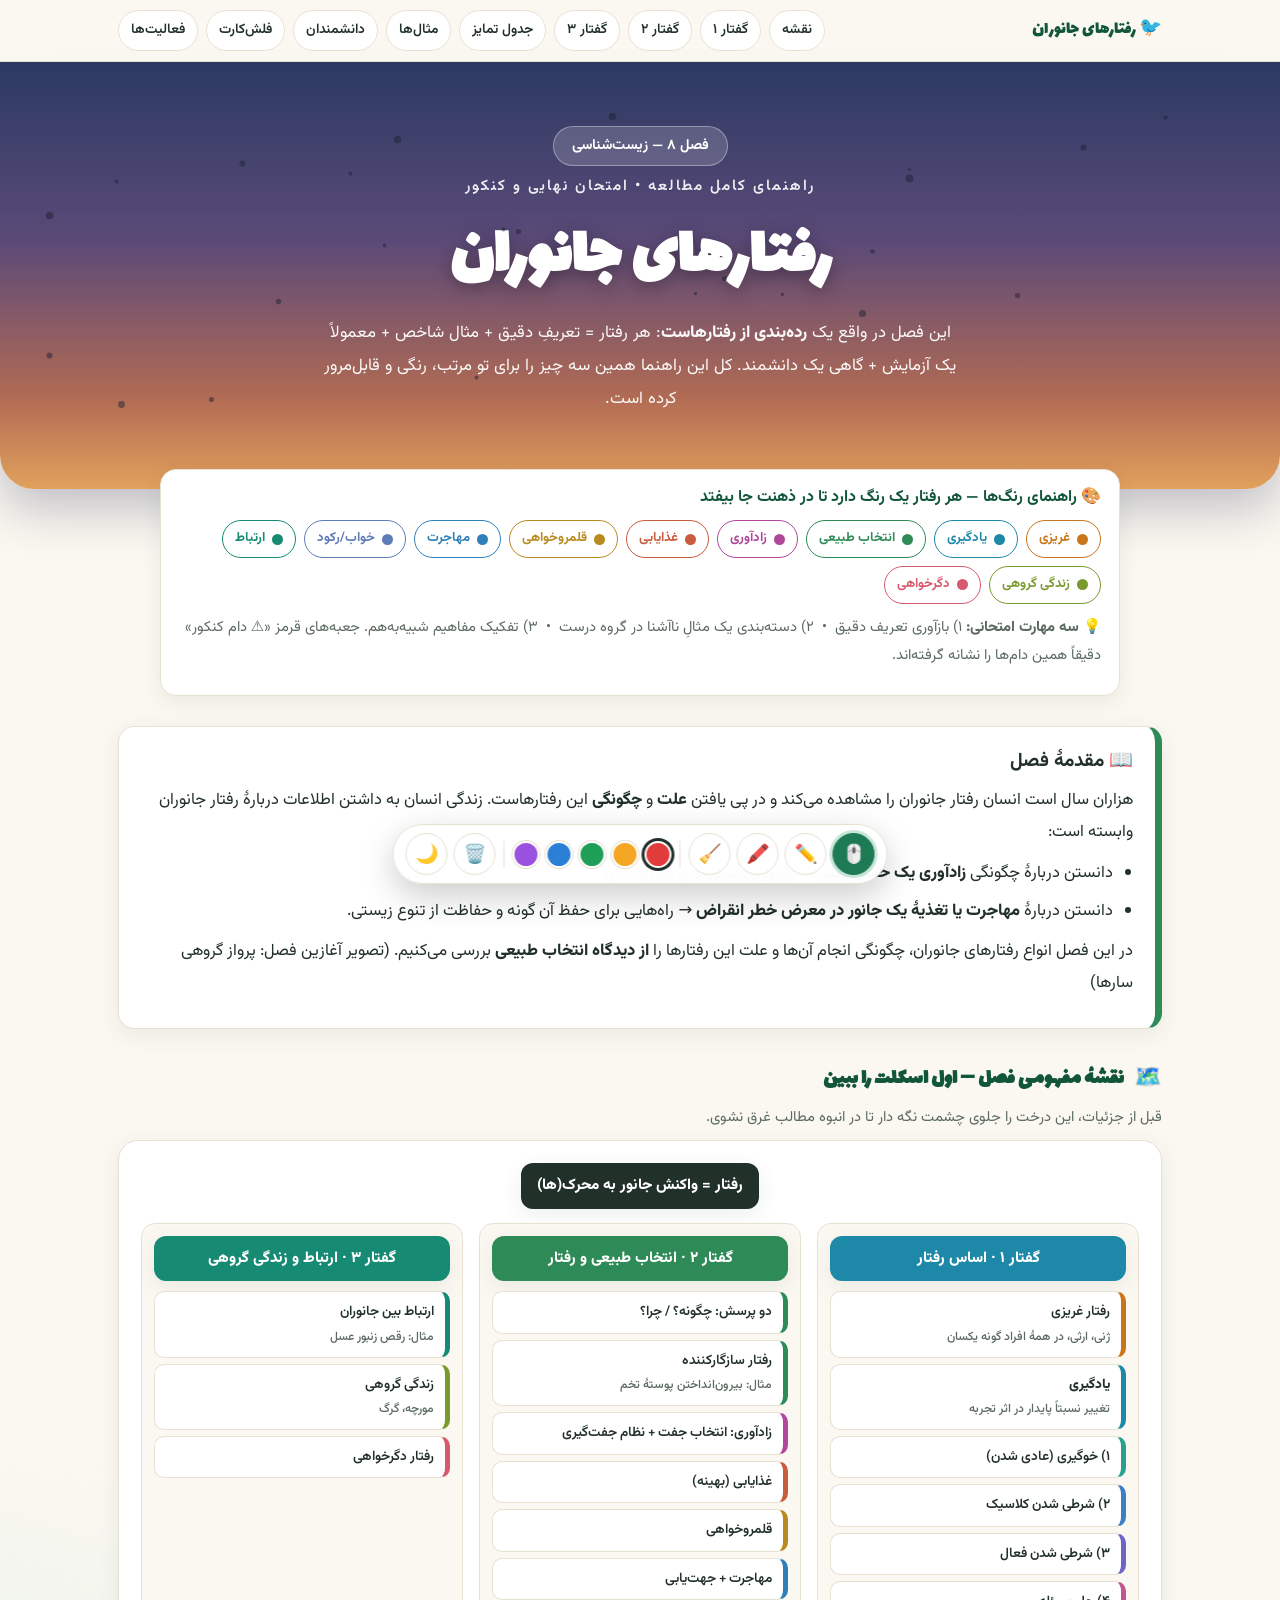
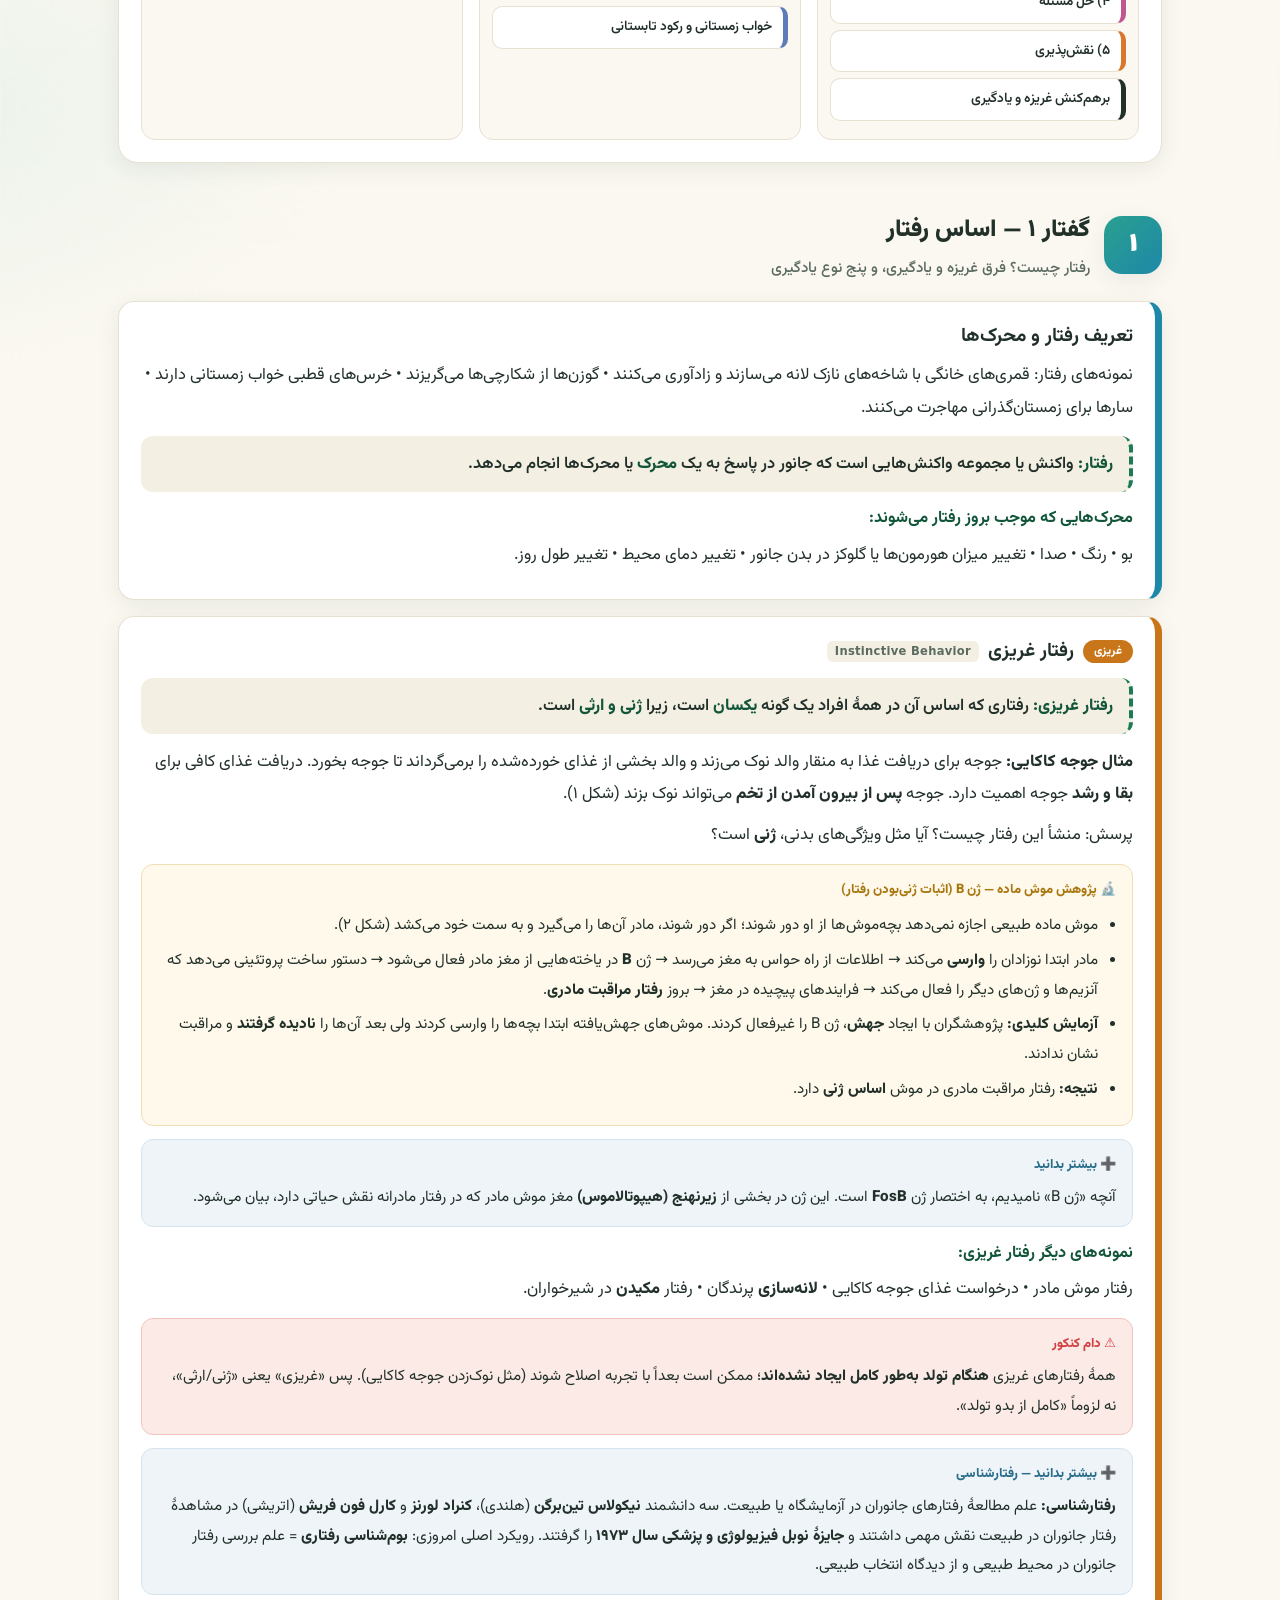
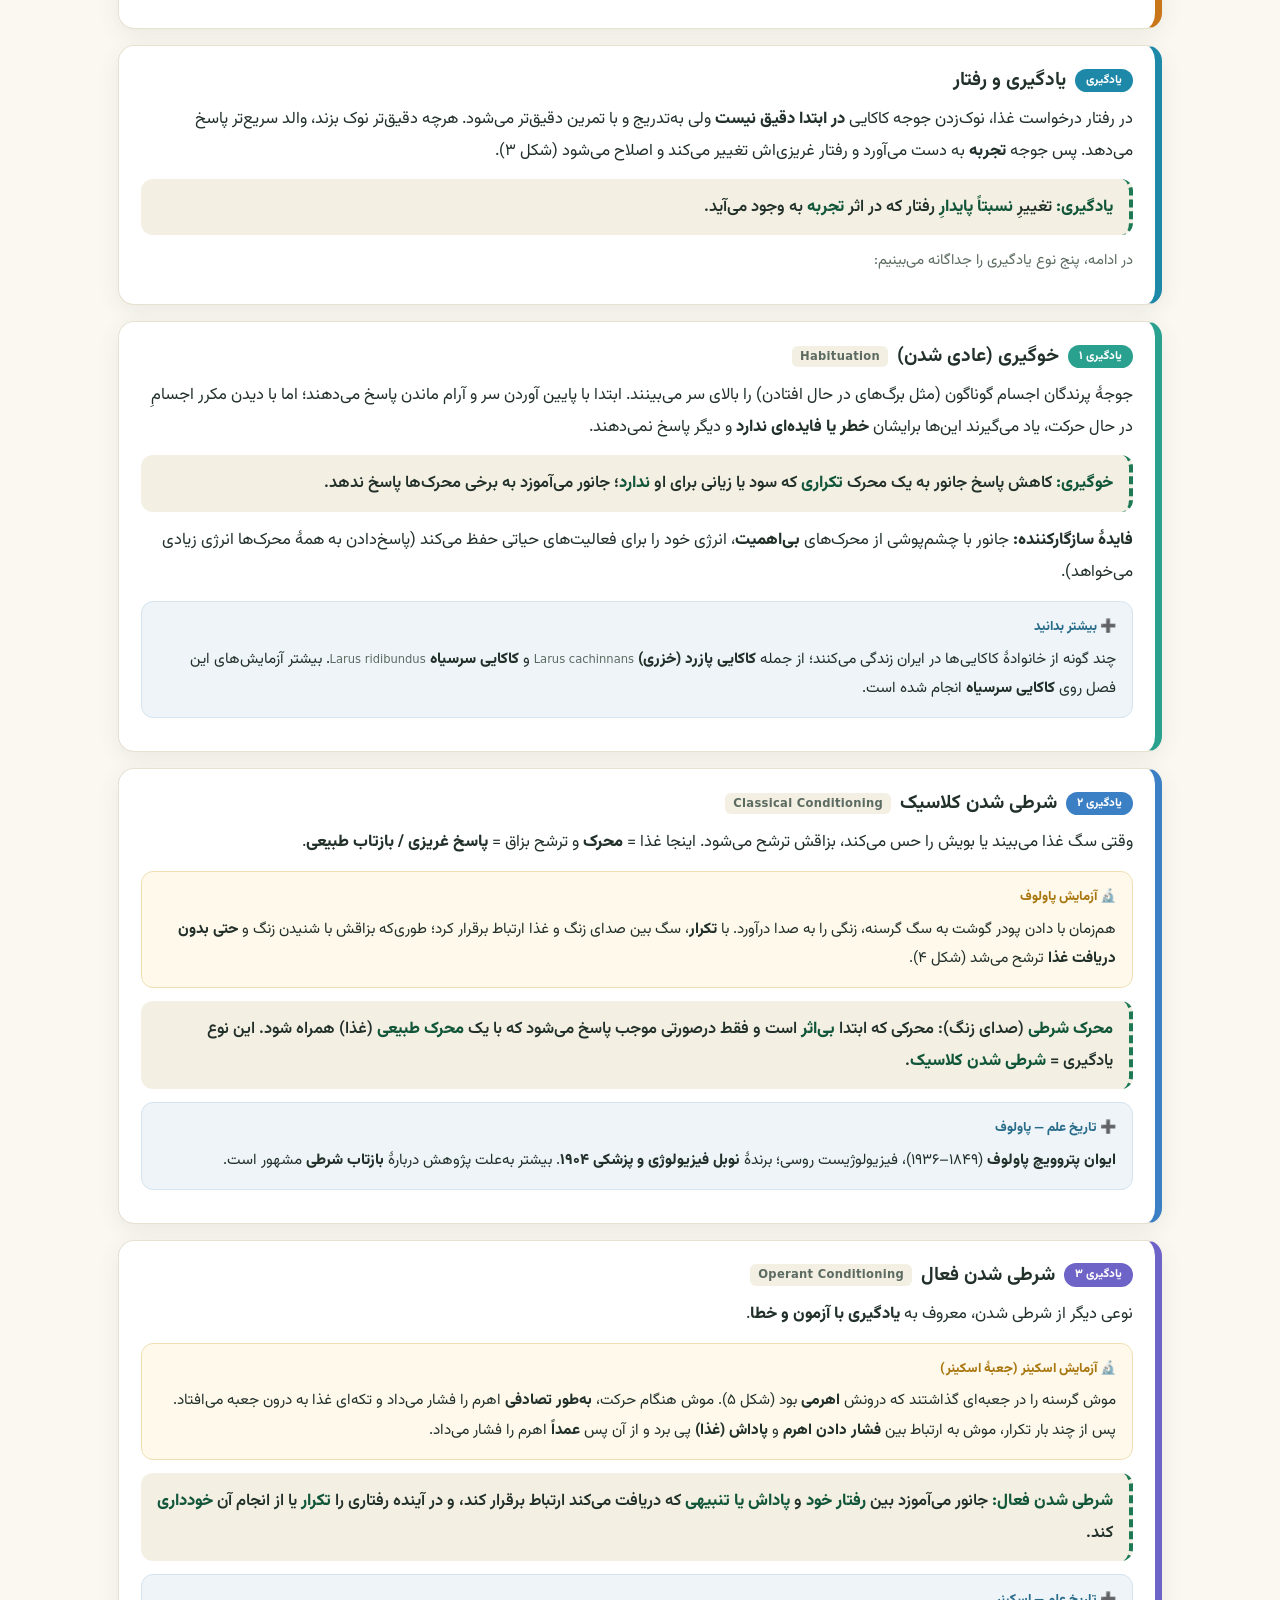
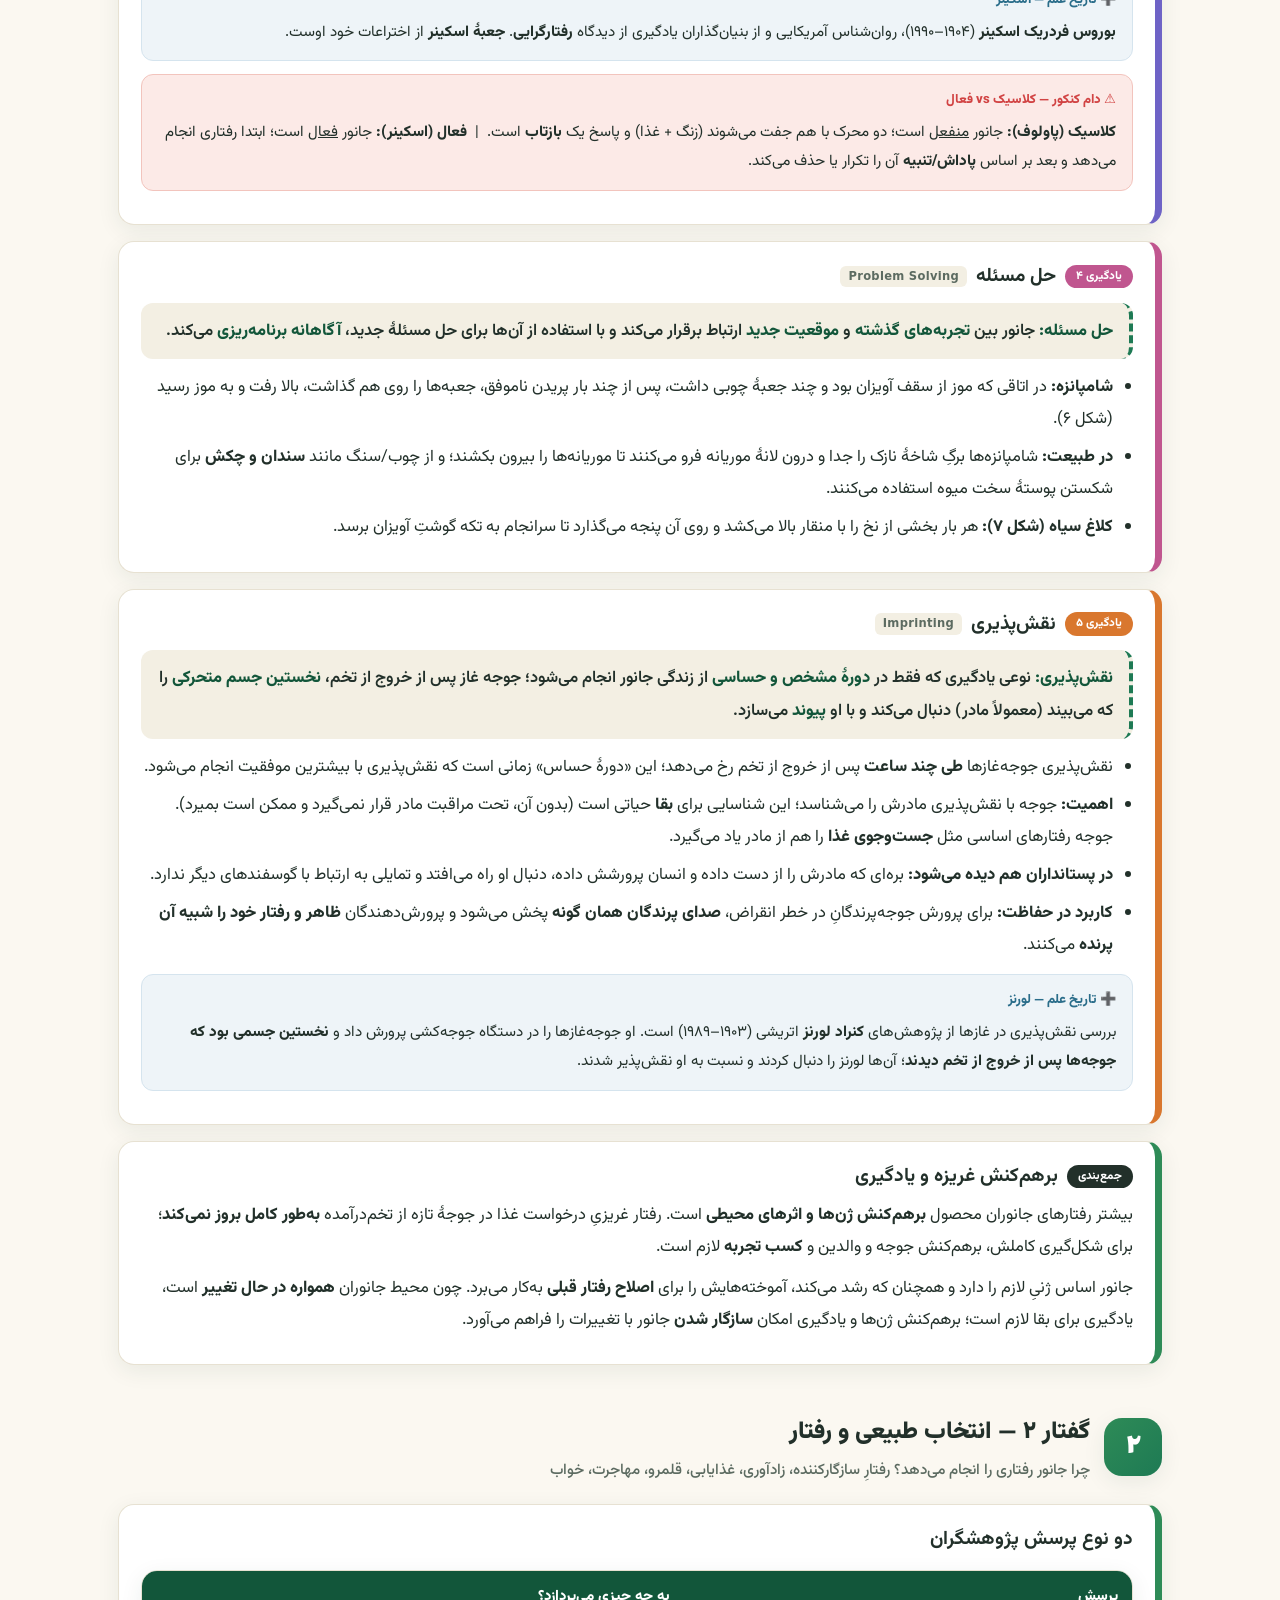
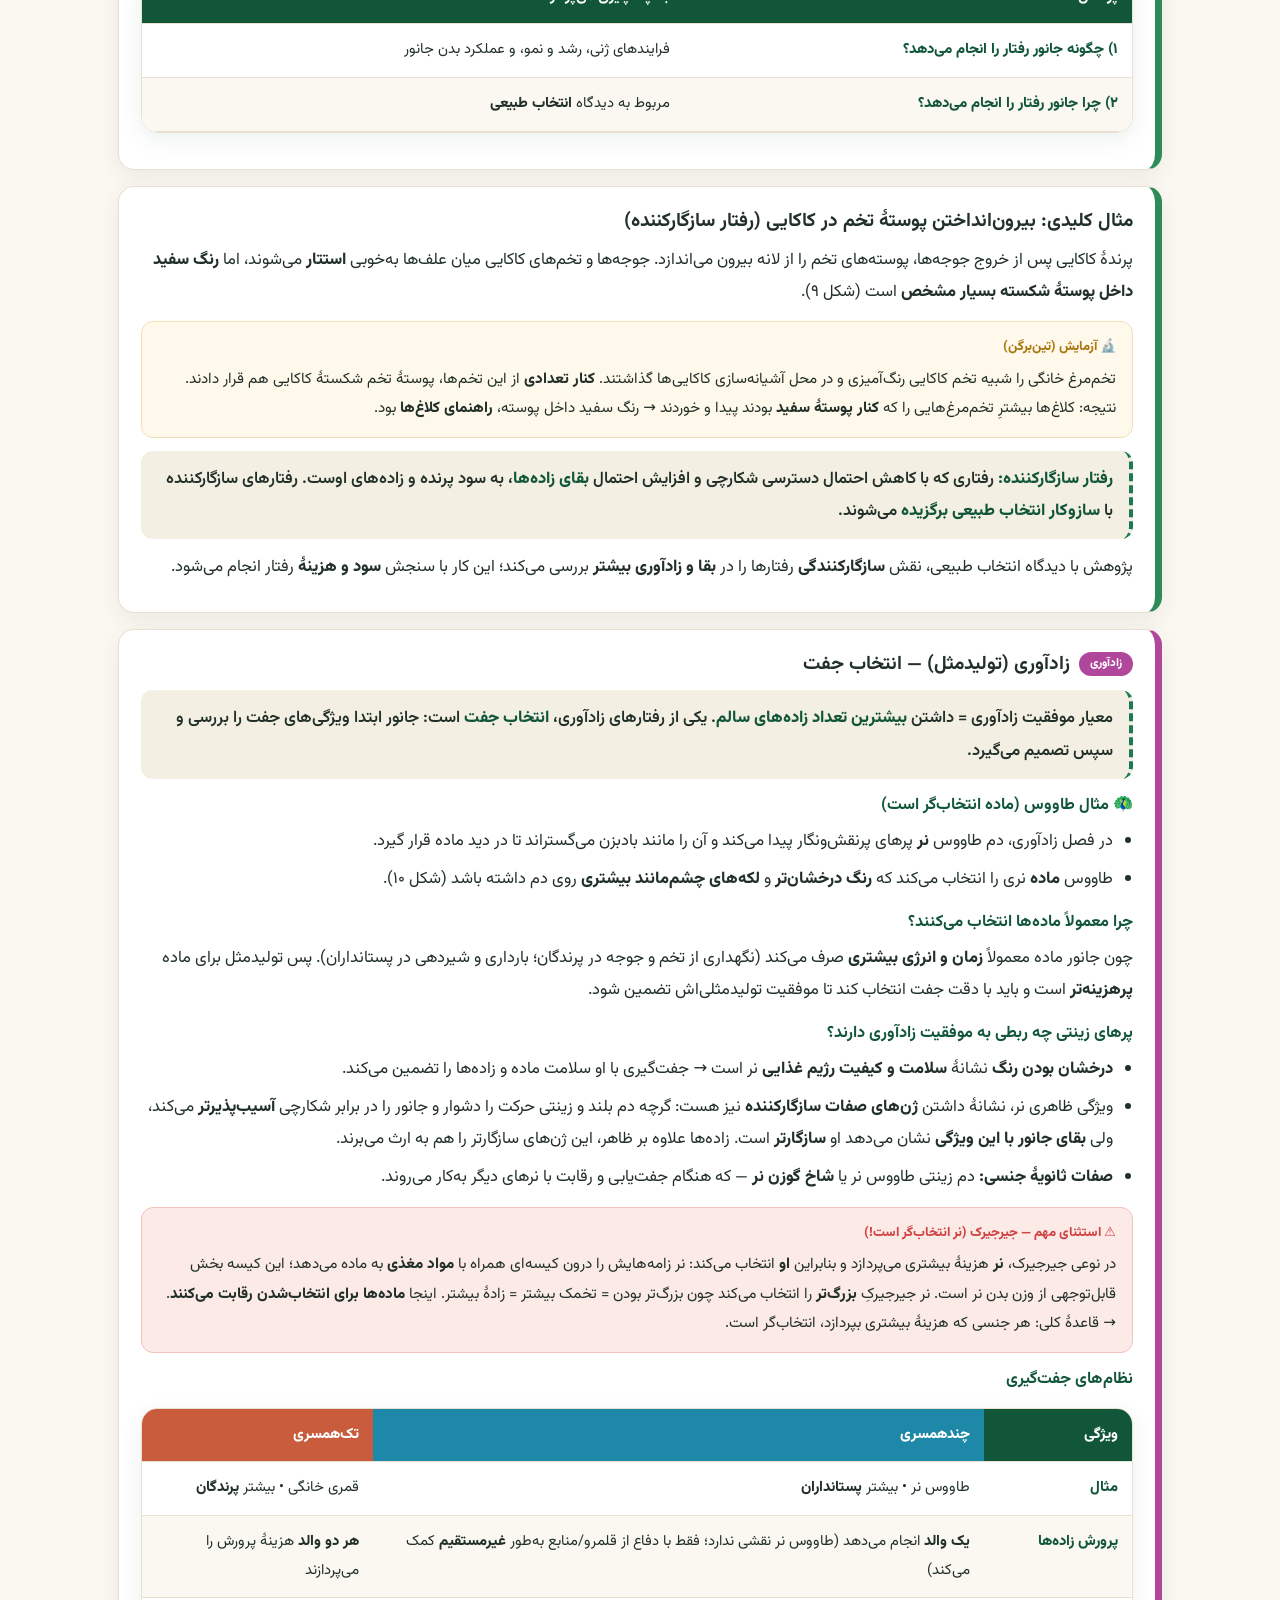
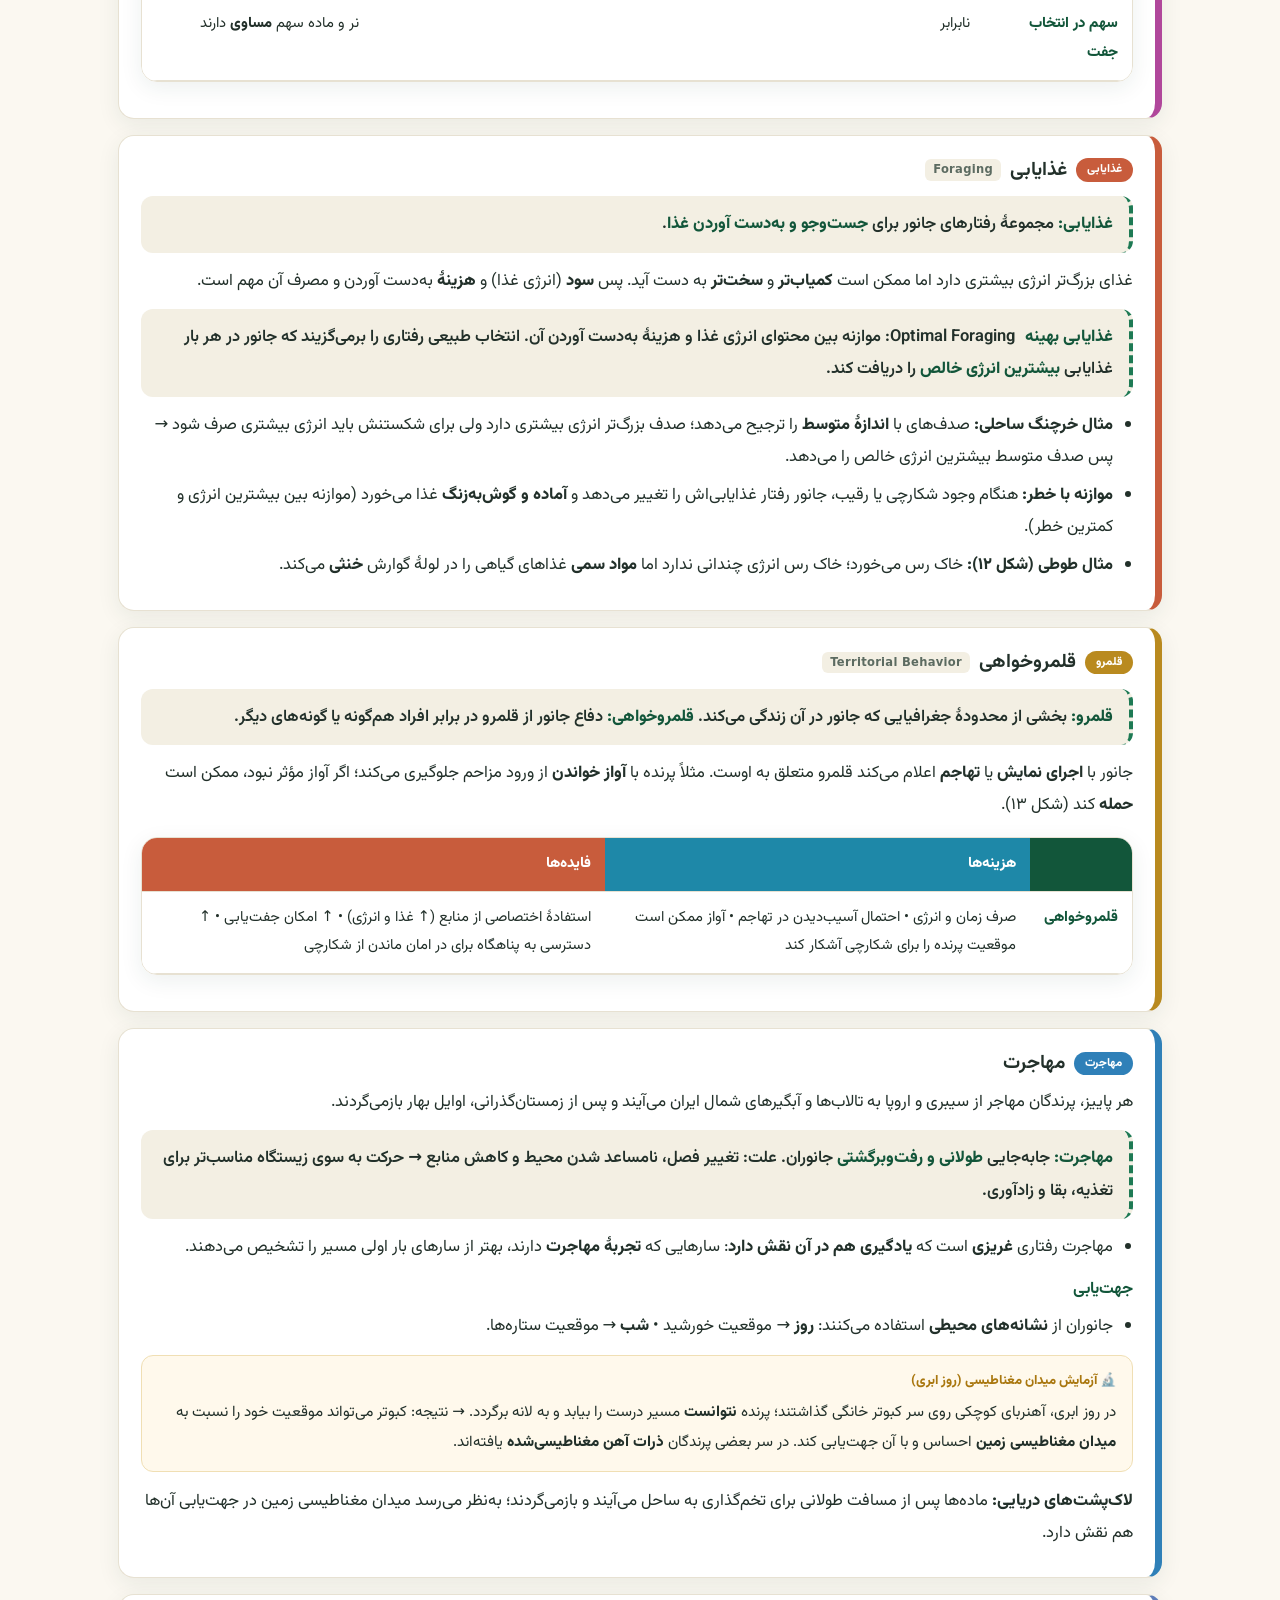
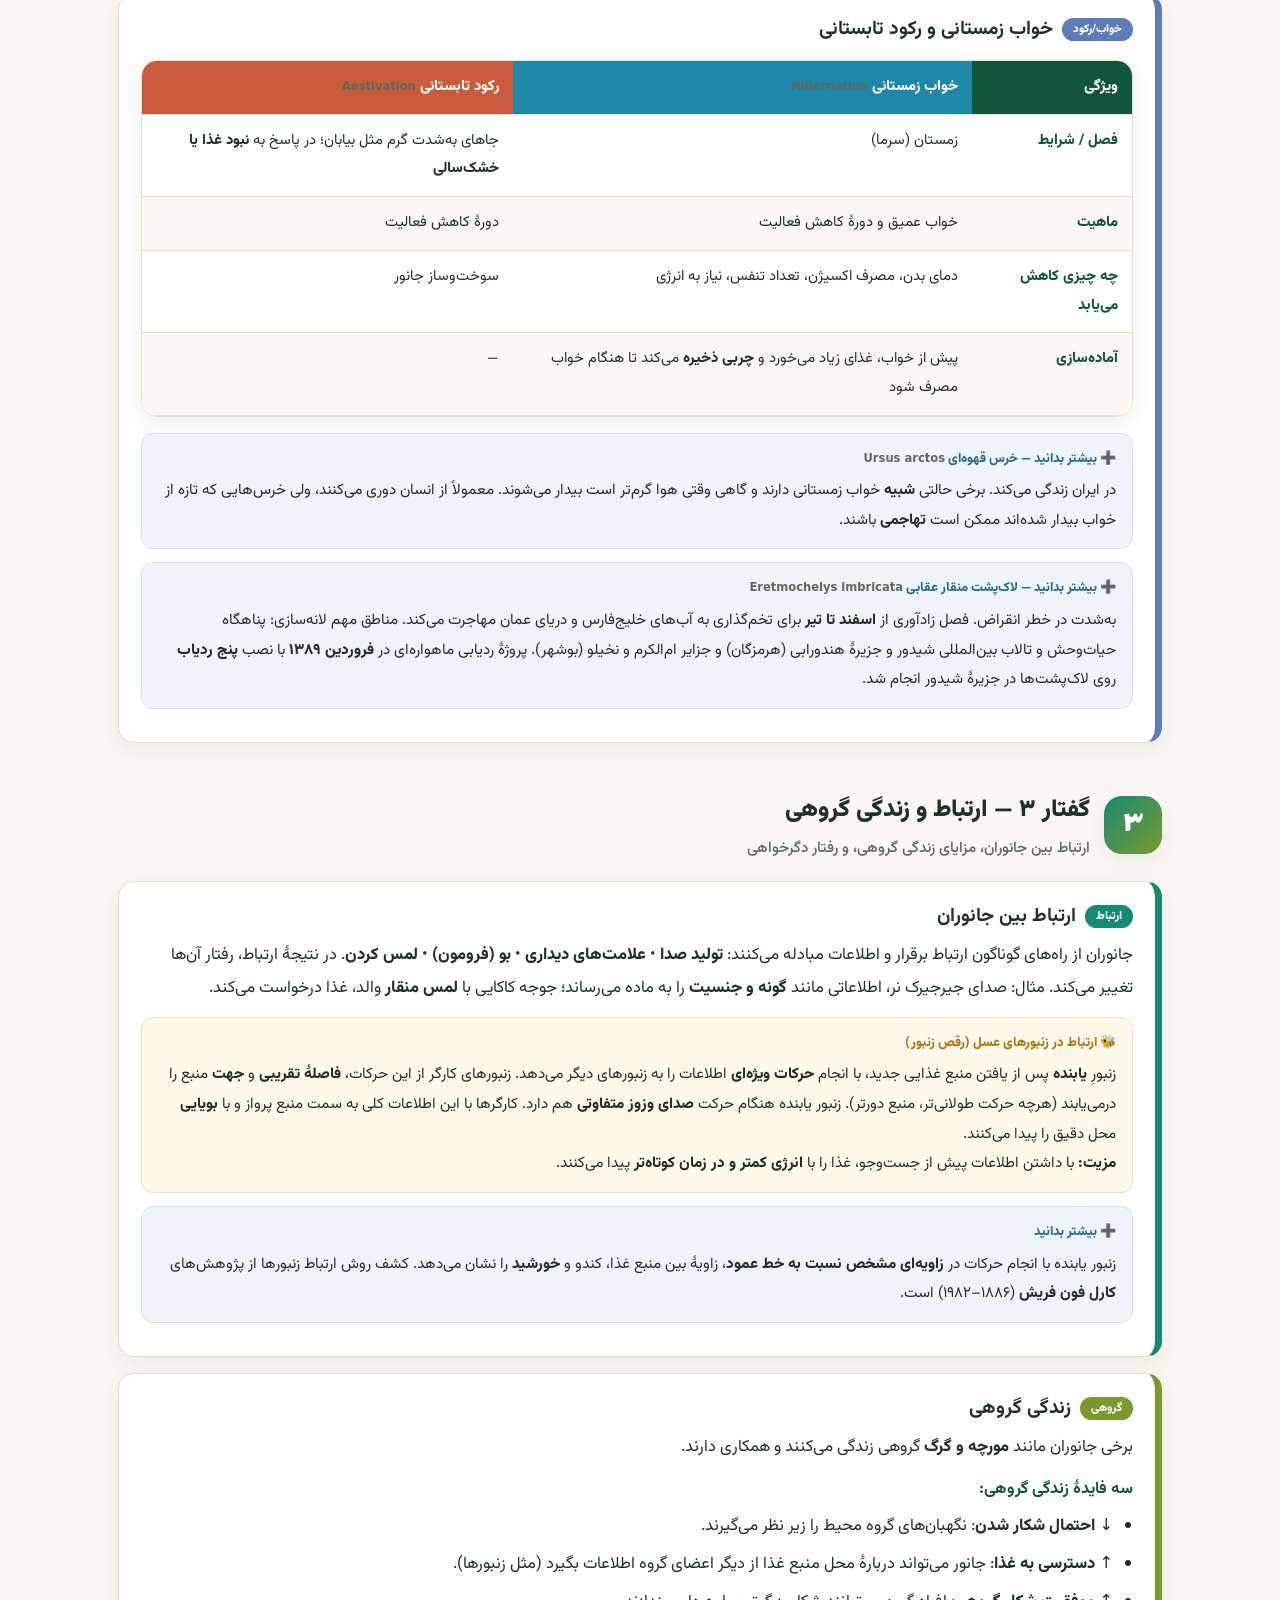
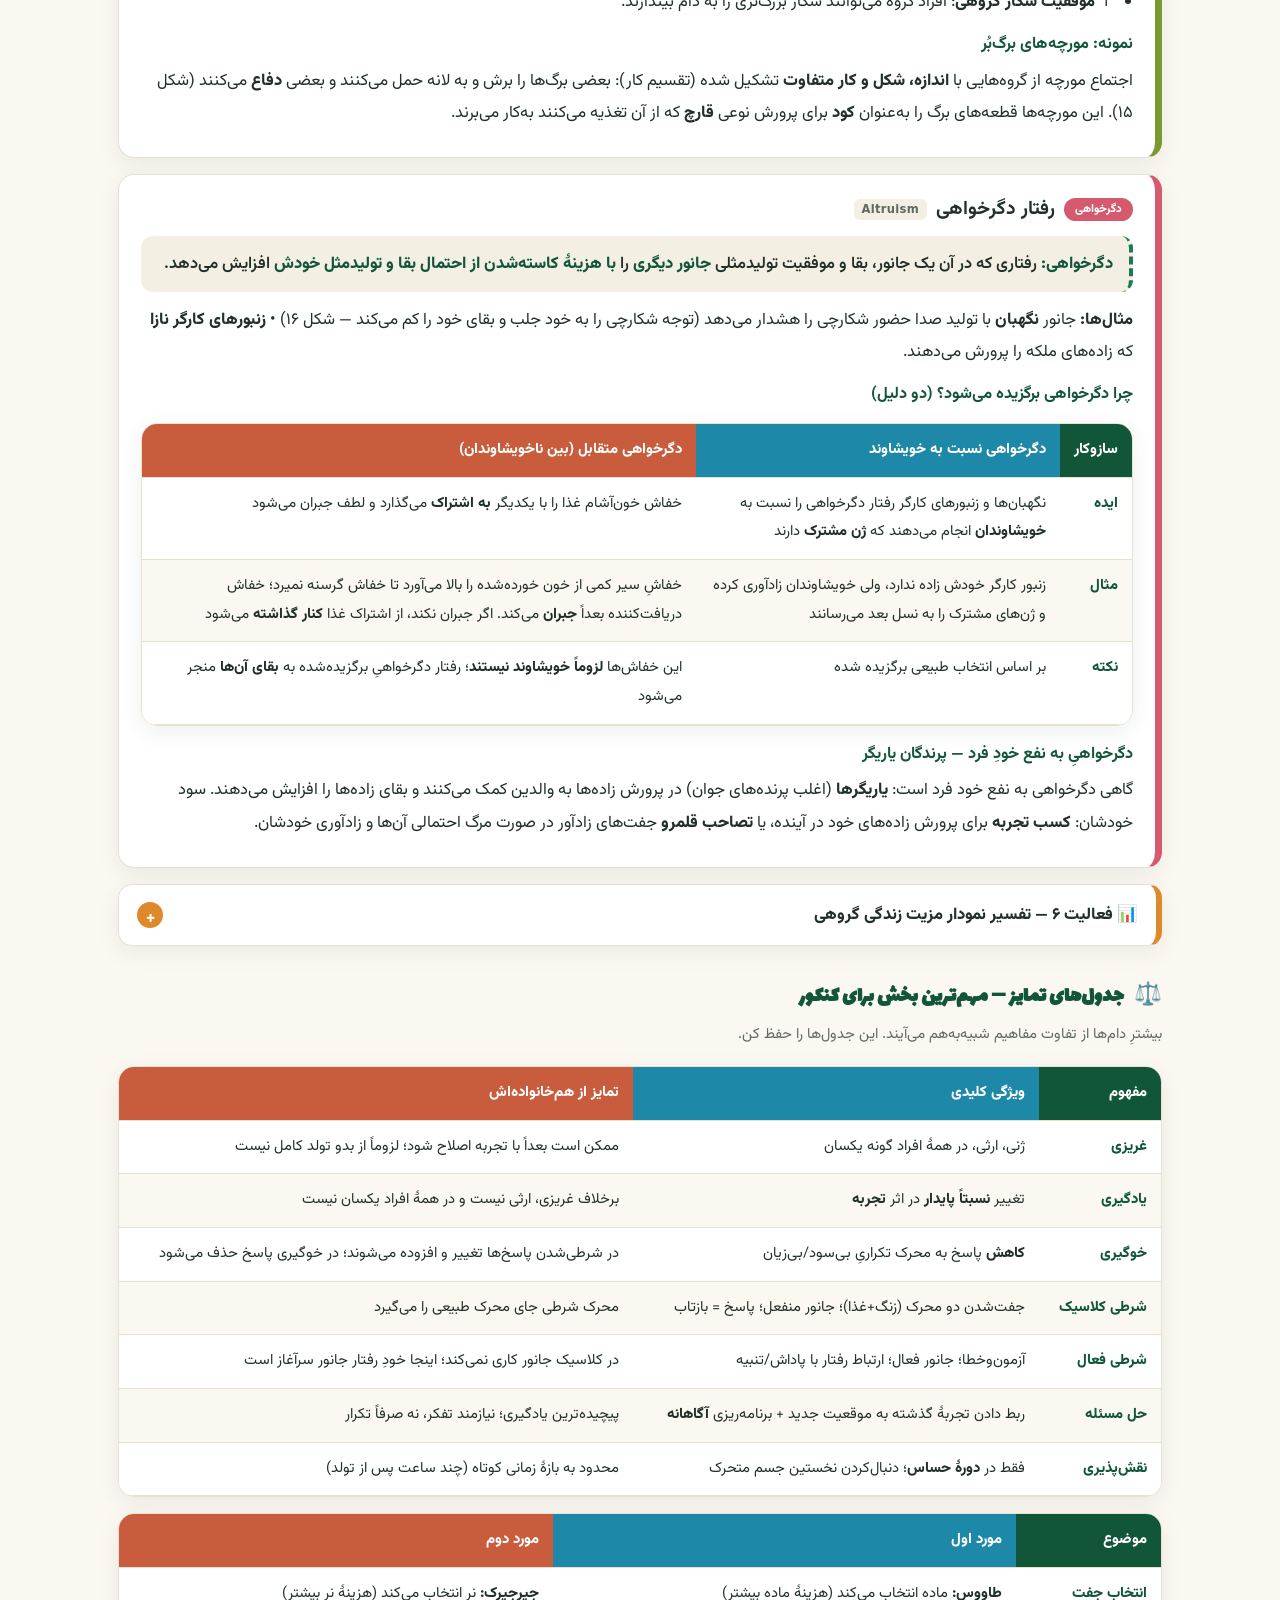
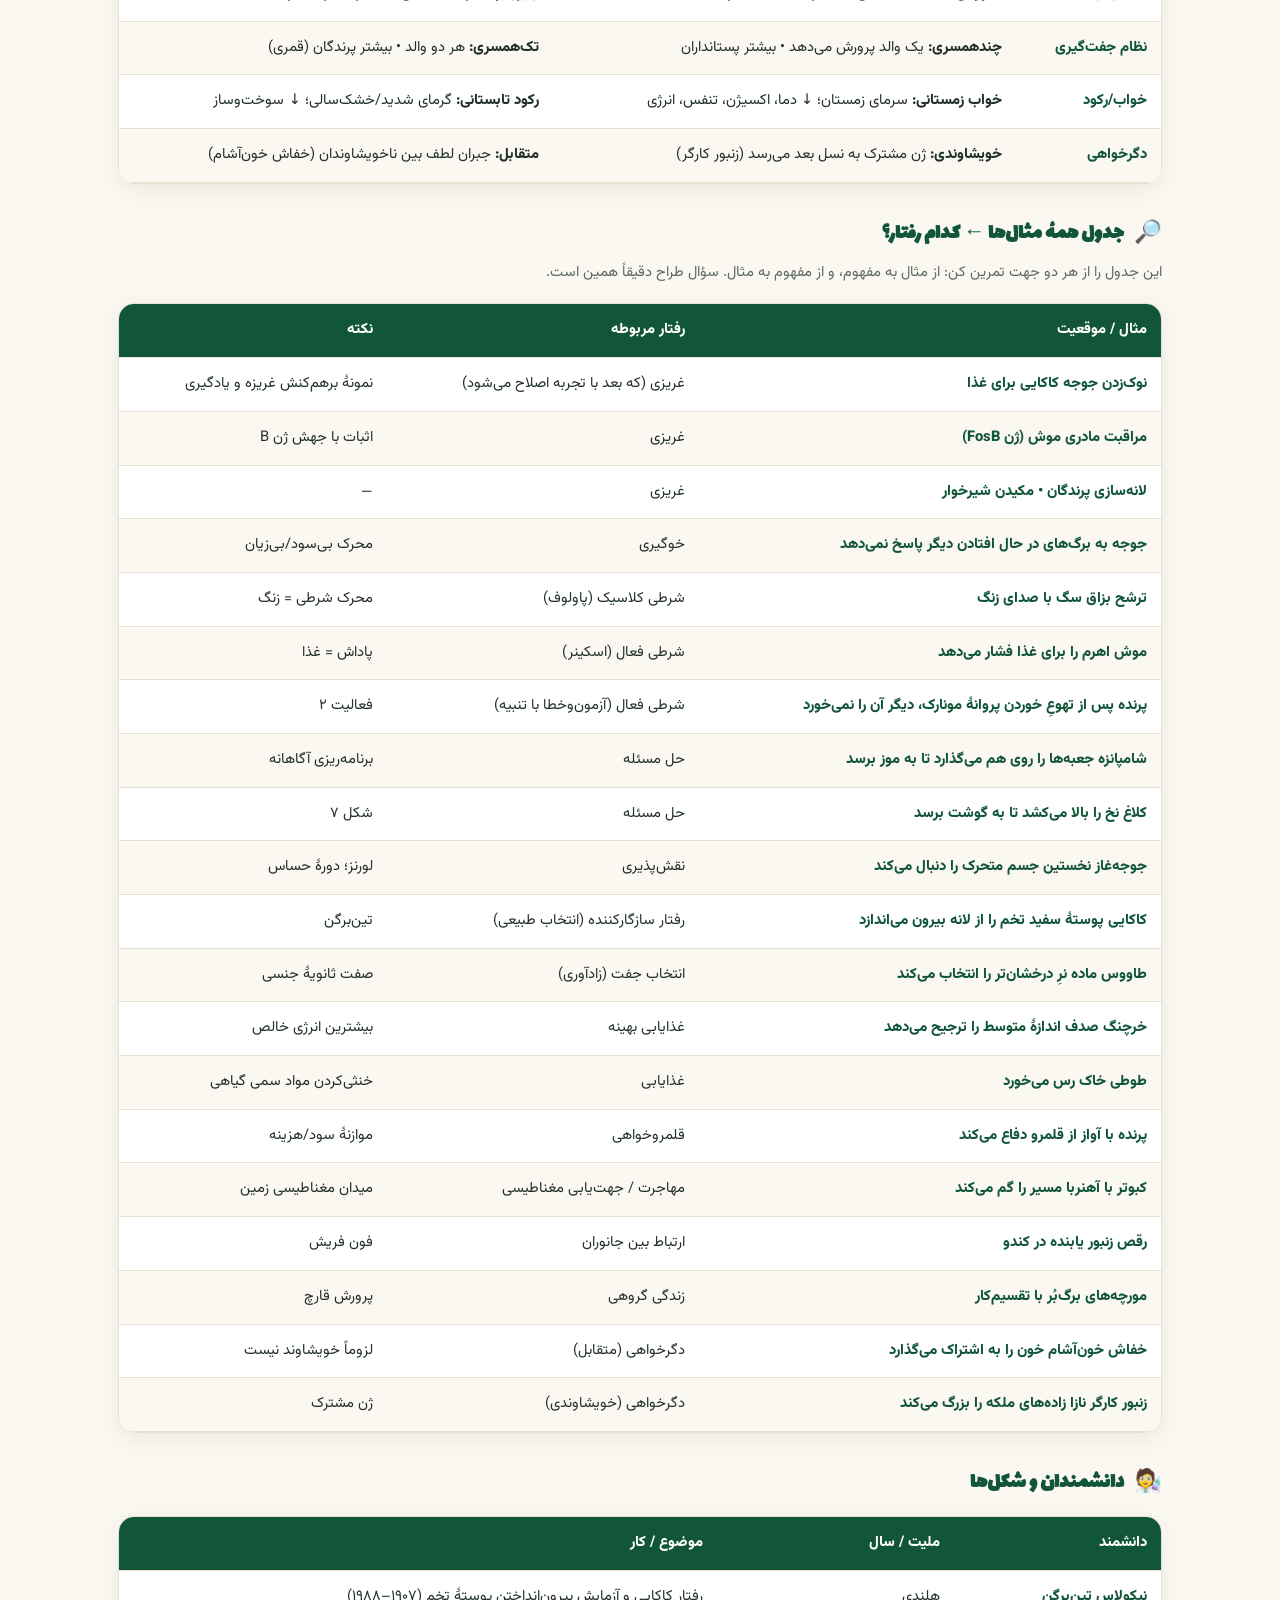
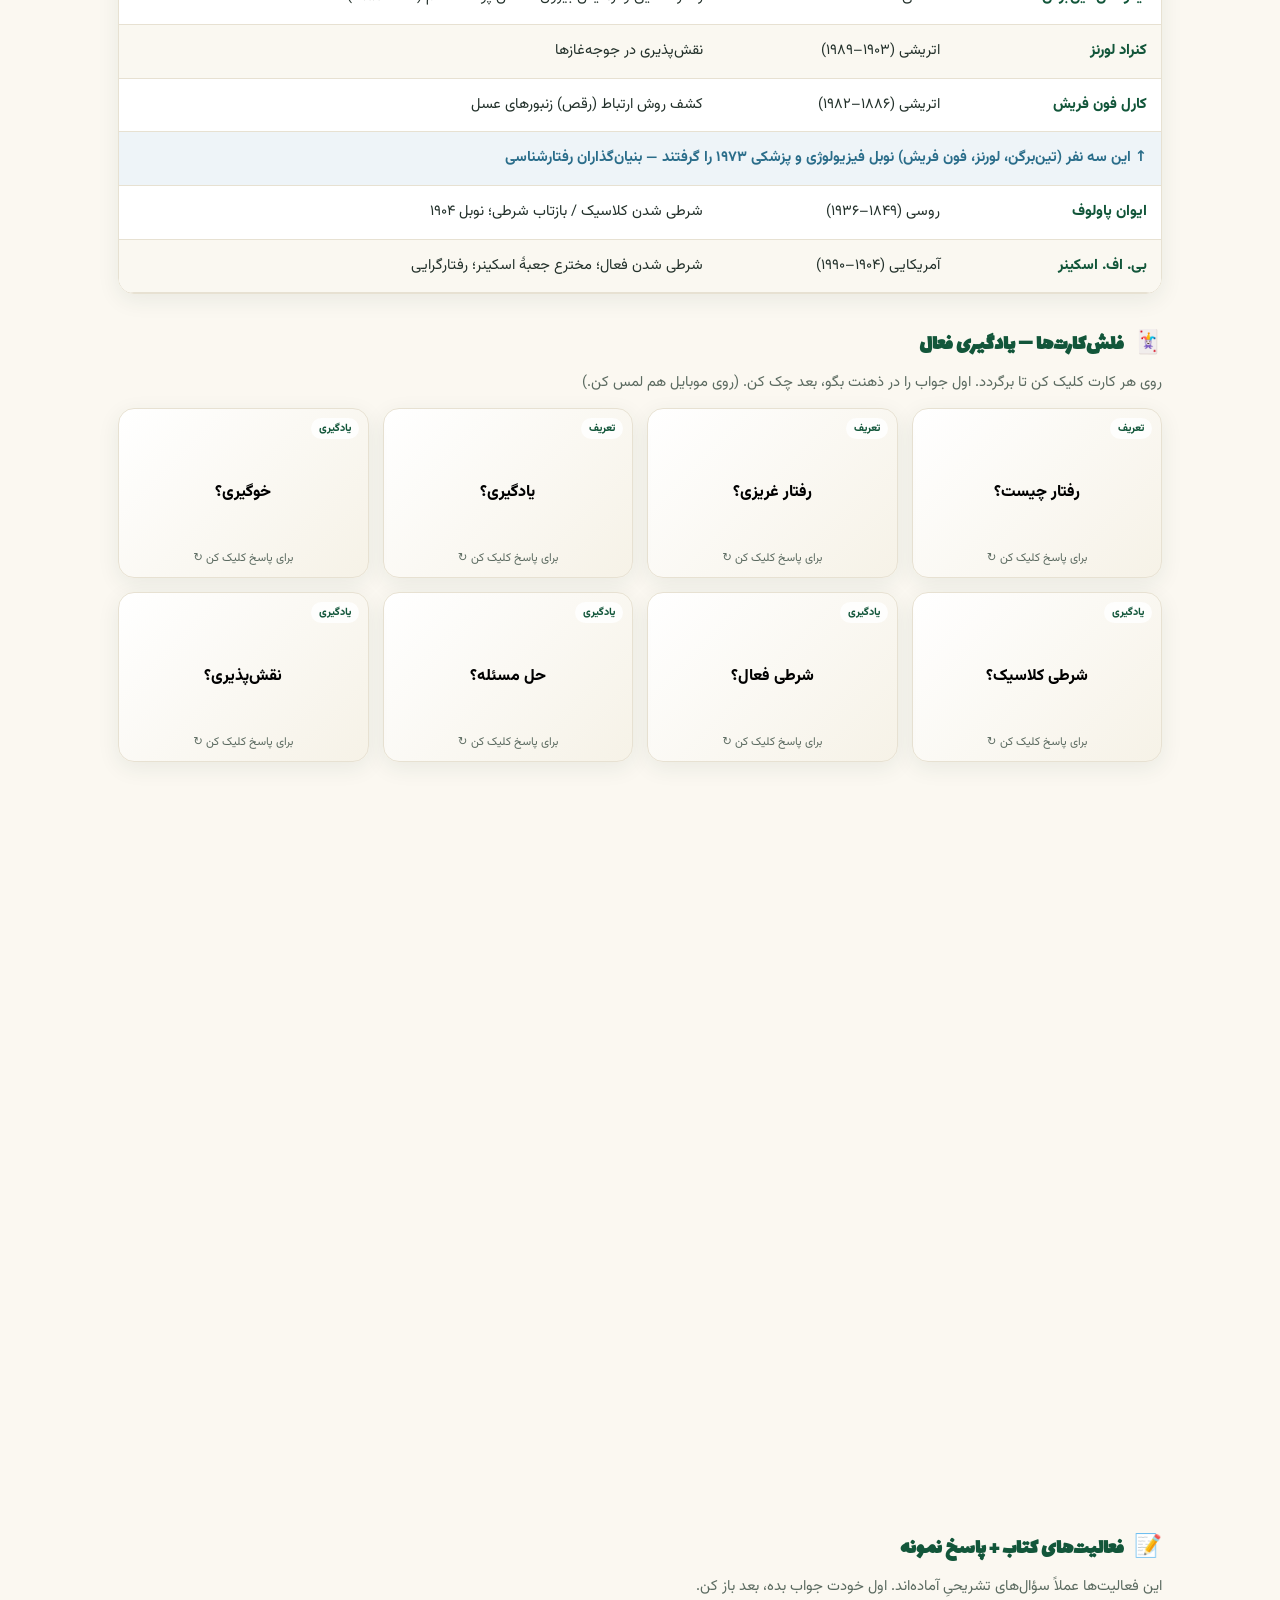
<file: zist-fasl8-raftar/index.html>
<!DOCTYPE html>
<html lang="fa" dir="rtl">
<head>
<meta charset="UTF-8">
<meta name="viewport" content="width=device-width, initial-scale=1.0">
<title>فصل ۸ — رفتارهای جانوران | راهنمای کامل نهایی و کنکور</title>
<link rel="preconnect" href="https://fonts.googleapis.com">
<link rel="preconnect" href="https://fonts.gstatic.com" crossorigin>
<link href="https://fonts.googleapis.com/css2?family=Vazirmatn:wght@300;400;500;600;700;800;900&family=Lalezar&display=swap" rel="stylesheet">
<style>
:root{
  --paper:#FBF8F1;
  --paper2:#F3EFE3;
  --ink:#22302A;
  --muted:#5c6b61;
  --line:#e7e1d2;
  --green:#1E7A54;
  --green-deep:#12563A;
  --amber:#DE8A2A;

  /* category colors */
  --c-instinct:#C9761A;   --c-instinct-bg:#FBEEDA;
  --c-learn:#1E88A8;      --c-learn-bg:#E1F1F5;
  --c-habit:#2AA08F;      --c-habit-bg:#DFF3EF;
  --c-classic:#3B7FC4;    --c-classic-bg:#E4EEF9;
  --c-operant:#6E63C6;    --c-operant-bg:#EBE9FA;
  --c-problem:#C0568F;    --c-problem-bg:#FAE6F0;
  --c-imprint:#D9772E;    --c-imprint-bg:#FBEBDC;
  --c-nature:#2E8B57;     --c-nature-bg:#E1F2E8;
  --c-repro:#B0479B;      --c-repro-bg:#F8E6F4;
  --c-forage:#C85C3C;     --c-forage-bg:#FBE7E0;
  --c-territory:#B98A1F;  --c-territory-bg:#F8EFCF;
  --c-migrate:#2F80B8;    --c-migrate-bg:#E2EFF8;
  --c-sleep:#5E7CB8;      --c-sleep-bg:#E7EDF8;
  --c-comm:#178A73;       --c-comm-bg:#DDF2ED;
  --c-group:#7A9A2E;      --c-group-bg:#EEF4DC;
  --c-altru:#D65A6E;      --c-altru-bg:#FBE4E8;

  --trap:#D14343; --trap-bg:#FCEAE7;
  --tip:#2E8B57;  --tip-bg:#E3F3EA;
  --radius:16px;
  --shadow:0 6px 22px rgba(30,60,45,.08);
  --shadow-hover:0 12px 34px rgba(30,60,45,.16);
}

*{box-sizing:border-box}
html{scroll-behavior:smooth}
body{
  margin:0;
  font-family:"Vazirmatn",system-ui,sans-serif;
  color:var(--ink);
  background:
    radial-gradient(1200px 600px at 90% -10%, #f7f0dd 0, transparent 60%),
    radial-gradient(900px 500px at -10% 10%, #e9f2ea 0, transparent 55%),
    var(--paper);
  line-height:1.95;
  font-size:16.5px;
  -webkit-font-smoothing:antialiased;
}
h1,h2,h3,h4{line-height:1.5;margin:0}
p{margin:.5em 0}
a{color:var(--green-deep)}
b,strong{font-weight:800}

/* ---------- top nav ---------- */
.nav{
  position:sticky;top:0;z-index:50;
  background:rgba(251,248,241,.86);
  backdrop-filter:blur(10px);
  border-bottom:1px solid var(--line);
}
.nav-inner{
  max-width:1080px;margin:0 auto;padding:10px 18px;
  display:flex;gap:8px;align-items:center;flex-wrap:wrap;justify-content:center;
}
.nav .brand{font-family:"Lalezar";font-size:1.15rem;color:var(--green-deep);margin-inline-end:auto}
.nav a{
  text-decoration:none;color:var(--ink);font-size:.86rem;font-weight:600;
  padding:6px 12px;border-radius:999px;background:#fff;border:1px solid var(--line);
  transition:.2s;white-space:nowrap;
}
.nav a:hover{background:var(--green);color:#fff;border-color:var(--green);transform:translateY(-1px)}

.wrap{max-width:1080px;margin:0 auto;padding:0 18px 90px}

/* ---------- hero ---------- */
.hero{
  position:relative;overflow:hidden;border-radius:0 0 34px 34px;
  background:linear-gradient(180deg,#2b3a63 0%, #5b4a78 42%, #b06a54 78%, #e2a15c 100%);
  color:#fff;text-align:center;padding:64px 22px 74px;margin-bottom:26px;
  box-shadow:0 20px 50px rgba(40,40,80,.28);
}
.hero .birds{position:absolute;inset:0;pointer-events:none;opacity:.9}
.hero .b{position:absolute;width:5px;height:5px;background:#1b2333;border-radius:50%;opacity:.55;
  animation:float 7s ease-in-out infinite}
@keyframes float{0%,100%{transform:translateY(0)}50%{transform:translateY(-9px)}}
.hero .kick{font-size:.95rem;letter-spacing:2px;opacity:.9;font-weight:600}
.hero h1{font-family:"Lalezar";font-size:clamp(2.4rem,7vw,4.2rem);margin:.1em 0 .12em;
  text-shadow:0 4px 18px rgba(0,0,0,.3)}
.hero .thesis{max-width:640px;margin:8px auto 0;font-size:1.05rem;opacity:.96;font-weight:400}
.hero .chapmark{
  display:inline-block;margin-bottom:6px;background:rgba(255,255,255,.16);
  border:1px solid rgba(255,255,255,.35);border-radius:999px;padding:5px 18px;font-weight:700;font-size:.9rem;
}

/* ---------- legend ---------- */
.legend{background:#fff;border:1px solid var(--line);border-radius:var(--radius);
  padding:16px 18px;box-shadow:var(--shadow);margin:-46px auto 30px;max-width:960px;position:relative;z-index:3}
.legend h3{font-size:1rem;margin-bottom:10px;color:var(--green-deep)}
.legend-grid{display:flex;flex-wrap:wrap;gap:8px}
.chip{display:inline-flex;align-items:center;gap:7px;font-size:.82rem;font-weight:700;
  padding:5px 12px;border-radius:999px;border:1.5px solid}
.dot{width:11px;height:11px;border-radius:50%}

/* ---------- section shells ---------- */
.sec{margin:44px 0 0}
.sec-head{display:flex;align-items:center;gap:14px;margin-bottom:18px}
.sec-num{font-family:"Lalezar";font-size:1.9rem;color:#fff;width:58px;height:58px;flex:0 0 58px;
  display:grid;place-items:center;border-radius:18px;box-shadow:var(--shadow)}
.sec-title{font-size:1.5rem;font-weight:900}
.sec-sub{color:var(--muted);font-size:.95rem;font-weight:500}

.g1 .sec-num{background:linear-gradient(135deg,#2AA08F,#1E88A8)}
.g2 .sec-num{background:linear-gradient(135deg,#2E8B57,#1E7A54)}
.g3 .sec-num{background:linear-gradient(135deg,#178A73,#7A9A2E)}

/* ---------- cards ---------- */
.card{
  background:#fff;border:1px solid var(--line);border-radius:var(--radius);
  padding:20px 22px;margin:16px 0;box-shadow:var(--shadow);
  border-inline-start:7px solid var(--green);
}
.card h3{font-size:1.2rem;display:flex;align-items:center;gap:9px;flex-wrap:wrap}
.card h3 .en{font-family:system-ui;font-size:.72rem;font-weight:600;color:var(--muted);
  background:var(--paper2);border-radius:6px;padding:2px 8px;letter-spacing:.3px}
.card h4{font-size:1.02rem;margin-top:14px;color:var(--green-deep)}
.tag{display:inline-block;font-size:.72rem;font-weight:800;padding:3px 11px;border-radius:999px;color:#fff}

.def{background:var(--paper2);border-radius:12px;padding:12px 16px;margin:12px 0;
  font-weight:600;border-inline-start:4px dashed var(--green)}
.def b{color:var(--green-deep)}

/* colored variants */
.k-instinct{border-inline-start-color:var(--c-instinct)} .k-instinct .tag{background:var(--c-instinct)}
.k-learn{border-inline-start-color:var(--c-learn)} .k-learn .tag{background:var(--c-learn)}
.k-habit{border-inline-start-color:var(--c-habit)} .k-habit .tag{background:var(--c-habit)}
.k-classic{border-inline-start-color:var(--c-classic)} .k-classic .tag{background:var(--c-classic)}
.k-operant{border-inline-start-color:var(--c-operant)} .k-operant .tag{background:var(--c-operant)}
.k-problem{border-inline-start-color:var(--c-problem)} .k-problem .tag{background:var(--c-problem)}
.k-imprint{border-inline-start-color:var(--c-imprint)} .k-imprint .tag{background:var(--c-imprint)}
.k-nature{border-inline-start-color:var(--c-nature)} .k-nature .tag{background:var(--c-nature)}
.k-repro{border-inline-start-color:var(--c-repro)} .k-repro .tag{background:var(--c-repro)}
.k-forage{border-inline-start-color:var(--c-forage)} .k-forage .tag{background:var(--c-forage)}
.k-territory{border-inline-start-color:var(--c-territory)} .k-territory .tag{background:var(--c-territory)}
.k-migrate{border-inline-start-color:var(--c-migrate)} .k-migrate .tag{background:var(--c-migrate)}
.k-sleep{border-inline-start-color:var(--c-sleep)} .k-sleep .tag{background:var(--c-sleep)}
.k-comm{border-inline-start-color:var(--c-comm)} .k-comm .tag{background:var(--c-comm)}
.k-group{border-inline-start-color:var(--c-group)} .k-group .tag{background:var(--c-group)}
.k-altru{border-inline-start-color:var(--c-altru)} .k-altru .tag{background:var(--c-altru)}

/* experiment / info boxes */
.exp,.more,.trapbox,.tipbox{border-radius:12px;padding:13px 16px;margin:13px 0;font-size:.95rem}
.exp{background:#FFF9EC;border:1px solid #f0dfb4}
.exp .lbl{font-weight:800;color:#a9770f;font-size:.82rem;display:flex;align-items:center;gap:6px;margin-bottom:4px}
.more{background:#eef4f8;border:1px solid #d5e4ee}
.more .lbl{font-weight:800;color:#2a6d8a;font-size:.82rem;margin-bottom:4px}
.trapbox{background:var(--trap-bg);border:1px solid #f2c4bd}
.trapbox .lbl{font-weight:800;color:var(--trap);font-size:.82rem;margin-bottom:4px}
.tipbox{background:var(--tip-bg);border:1px solid #bfe2cd}
.tipbox .lbl{font-weight:800;color:var(--tip);font-size:.82rem;margin-bottom:4px}

ul.clean{margin:.5em 0;padding-inline-start:1.2em}
ul.clean li{margin:.35em 0}

/* ---------- concept map ---------- */
.map{background:#fff;border:1px solid var(--line);border-radius:20px;padding:22px;box-shadow:var(--shadow);overflow-x:auto}
.map .root{text-align:center;margin-bottom:6px}
.node{display:inline-block;font-weight:800;color:#fff;padding:8px 16px;border-radius:12px;font-size:.95rem;box-shadow:var(--shadow)}
.branchrow{display:flex;gap:16px;flex-wrap:wrap;justify-content:center;margin-top:14px}
.branch{flex:1;min-width:230px;background:var(--paper);border:1px solid var(--line);border-radius:14px;padding:12px}
.branch>.node{display:block;text-align:center;margin-bottom:10px}
.leaf{display:block;background:#fff;border:1.5px solid var(--line);border-radius:10px;padding:7px 11px;margin:6px 0;font-size:.85rem;font-weight:600;
  border-inline-start:5px solid #ccc}
.leaf small{color:var(--muted);font-weight:500;display:block;font-size:.76rem}

/* ---------- tables ---------- */
.tablewrap{overflow-x:auto;border-radius:16px;box-shadow:var(--shadow);border:1px solid var(--line);margin:16px 0}
table{border-collapse:collapse;width:100%;min-width:560px;background:#fff}
th,td{padding:12px 14px;text-align:right;border-bottom:1px solid var(--line);vertical-align:top;font-size:.92rem}
thead th{background:var(--green-deep);color:#fff;font-weight:800;position:sticky;top:0}
tbody tr:nth-child(even){background:#faf8f1}
td:first-child{font-weight:800;color:var(--green-deep)}
.mini{font-family:system-ui;font-size:.72rem;color:var(--muted)}

/* two-col compare table styling */
.cmp thead th:nth-child(2){background:#1E88A8}
.cmp thead th:nth-child(3){background:#C85C3C}

/* ---------- flashcards ---------- */
.fc-grid{display:grid;grid-template-columns:repeat(auto-fill,minmax(230px,1fr));gap:14px;margin-top:10px}
.fc{perspective:1200px;height:170px;cursor:pointer;border:none;background:none;padding:0;font-family:inherit;text-align:center}
.fc-in{position:relative;width:100%;height:100%;transition:transform .6s;transform-style:preserve-3d}
.fc.flip .fc-in{transform:rotateY(180deg)}
.fc-face{position:absolute;inset:0;backface-visibility:hidden;border-radius:16px;display:grid;place-items:center;
  padding:16px;box-shadow:var(--shadow)}
.fc-front{background:linear-gradient(135deg,#fff,#f6f2e7);border:1px solid var(--line)}
.fc-front .q{font-weight:800;font-size:1rem}
.fc-front .hint{position:absolute;bottom:10px;font-size:.72rem;color:var(--muted)}
.fc-back{background:linear-gradient(135deg,#1E7A54,#12563A);color:#fff;transform:rotateY(180deg);font-weight:600;font-size:.92rem}
.fc-badge{position:absolute;top:9px;inset-inline-start:9px;font-size:.66rem;font-weight:800;background:rgba(255,255,255,.85);color:#12563A;padding:2px 8px;border-radius:999px}

/* ---------- activities ---------- */
details.act{background:#fff;border:1px solid var(--line);border-inline-start:6px solid var(--amber);
  border-radius:14px;margin:12px 0;box-shadow:var(--shadow);overflow:hidden}
details.act>summary{cursor:pointer;padding:14px 18px;font-weight:800;list-style:none;display:flex;align-items:center;gap:10px}
details.act>summary::-webkit-details-marker{display:none}
details.act>summary .q{font-weight:600;color:var(--muted);font-size:.9rem}
details.act .plus{margin-inline-start:auto;width:26px;height:26px;border-radius:50%;background:var(--amber);color:#fff;
  display:grid;place-items:center;font-weight:900;transition:.3s}
details.act[open] .plus{transform:rotate(45deg)}
.ans{padding:0 18px 18px;border-top:1px dashed var(--line);margin-top:4px}
.ans p:first-child{margin-top:12px}
.ans .ansl{font-weight:800;color:var(--green-deep)}

/* section anchor offset */
.anchor{scroll-margin-top:70px}

/* footer */
.foot{margin-top:60px;text-align:center;color:var(--muted);font-size:.9rem;
  border-top:1px solid var(--line);padding-top:26px}
.method{background:#fff;border:1px solid var(--line);border-radius:20px;padding:22px;box-shadow:var(--shadow);text-align:right}
.method ol{padding-inline-start:1.2em;margin:.5em 0}
.method li{margin:.4em 0}

.callh{font-family:"Lalezar";font-size:1.35rem;color:var(--green-deep);margin:34px 0 4px;display:flex;align-items:center;gap:10px}
.callh .ic{font-size:1.4rem}
.subtle{color:var(--muted);font-size:.92rem;margin-bottom:8px}

@media (max-width:560px){
  body{font-size:15.5px}
  .card{padding:16px 15px}
  .sec-num{width:48px;height:48px;flex-basis:48px;font-size:1.5rem}
  th,td{padding:9px 10px;font-size:.85rem}
}
@media (prefers-reduced-motion:reduce){
  *{animation:none!important;transition:none!important;scroll-behavior:auto!important}
}

/* ============ DARK MODE ============ */
body.dark{
  --paper:#0e1317; --paper2:#1b232a; --ink:#e7edf0; --muted:#9fb0a8;
  --line:#2b353c; --green:#37a074; --green-deep:#6fcfa0; --amber:#e6a244;
  background:
    radial-gradient(1200px 600px at 90% -10%, #1a2233 0, transparent 60%),
    radial-gradient(900px 500px at -10% 10%, #10211a 0, transparent 55%),
    #0e1317;
}
body.dark .nav{background:rgba(14,19,23,.86)}
body.dark .nav a{background:#161d23;color:var(--ink)}
body.dark .card,
body.dark .legend,
body.dark .map,
body.dark .leaf,
body.dark table,
body.dark details.act,
body.dark .method,
body.dark .fc-badge{color:var(--ink)}
body.dark .card{background:#161d23}
body.dark .legend{background:#161d23}
body.dark .map{background:#161d23}
body.dark .branch{background:#11171c}
body.dark .leaf{background:#161d23}
body.dark table{background:#161d23}
body.dark tbody tr:nth-child(even){background:#1b232a}
body.dark thead th{background:#0f3d2b}
body.dark .cmp thead th:nth-child(2){background:#1a5f79}
body.dark .cmp thead th:nth-child(3){background:#8a3d26}
body.dark .fc-front{background:linear-gradient(135deg,#1c242b,#161d23)}
body.dark details.act{background:#161d23}
body.dark .method{background:#161d23}
body.dark .exp{background:#241f10;border-color:#4c411d}
body.dark .exp .lbl{color:#e6c169}
body.dark .more{background:#10212b;border-color:#264656}
body.dark .more .lbl{color:#7fc4e0}
body.dark .trapbox{background:#2a1411;border-color:#5c261f}
body.dark .trapbox .lbl{color:#ff9084}
body.dark .tipbox{background:#122318;border-color:#284f37}
body.dark .scientists td[colspan],
body.dark td[colspan]{background:#10212b !important;color:#7fc4e0 !important}

/* ============ ANNOTATION TOOLBAR + CANVAS ============ */
#annot{position:absolute;top:0;left:0;z-index:40;pointer-events:none;touch-action:auto}
body.drawing #annot{pointer-events:auto;touch-action:none}
body.drawing{-webkit-user-select:none;user-select:none}
body.drawing a,body.drawing .fc{cursor:crosshair}

#toolbar{
  position:fixed;bottom:16px;left:50%;transform:translateX(-50%);z-index:60;
  display:flex;gap:6px;align-items:center;flex-wrap:wrap;justify-content:center;max-width:94vw;
  background:rgba(255,255,255,.94);backdrop-filter:blur(12px);
  border:1px solid var(--line);border-radius:999px;padding:8px 12px;
  box-shadow:0 12px 34px rgba(0,0,0,.20);
}
body.dark #toolbar{background:rgba(22,29,35,.94)}
.tbtn{
  width:42px;height:42px;border-radius:50%;border:1px solid var(--line);background:#fff;
  font-size:1.15rem;cursor:pointer;display:grid;place-items:center;transition:.15s;line-height:1;padding:0;
}
body.dark .tbtn{background:#0f151a;color:#e7edf0}
.tbtn:hover{transform:translateY(-2px);box-shadow:var(--shadow)}
.tbtn:focus-visible{outline:3px solid var(--green);outline-offset:2px}
.tbtn[aria-pressed="true"]{background:var(--green);border-color:var(--green);color:#fff;box-shadow:0 0 0 3px rgba(55,160,116,.28)}
.tsep{width:1px;height:26px;background:var(--line);margin:0 2px}
.swatch{width:27px;height:27px;border-radius:50%;border:2px solid #fff;cursor:pointer;padding:0;
  box-shadow:0 0 0 1px var(--line);transition:.15s}
.swatch:hover{transform:scale(1.14)}
.swatch:focus-visible{outline:3px solid var(--ink);outline-offset:2px}
.swatch.sel{box-shadow:0 0 0 3px var(--ink)}
.tbar-hint{position:fixed;bottom:66px;left:50%;transform:translateX(-50%);z-index:59;
  font-size:.78rem;color:#fff;background:rgba(20,30,25,.85);padding:5px 14px;border-radius:999px;
  opacity:0;transition:opacity .3s;pointer-events:none;white-space:nowrap}
.tbar-hint.show{opacity:1}
@media print{#toolbar,#annot,.tbar-hint,.nav{display:none!important}}
</style>
</head>
<body>

<!-- NAV -->
<nav class="nav">
  <div class="nav-inner">
    <span class="brand">🐦 رفتارهای جانوران</span>
    <a href="#map">نقشه</a>
    <a href="#g1">گفتار ۱</a>
    <a href="#g2">گفتار ۲</a>
    <a href="#g3">گفتار ۳</a>
    <a href="#compare">جدول تمایز</a>
    <a href="#examples">مثال‌ها</a>
    <a href="#scientists">دانشمندان</a>
    <a href="#cards">فلش‌کارت</a>
    <a href="#acts">فعالیت‌ها</a>
  </div>
</nav>

<!-- HERO -->
<header class="hero">
  <div class="birds" id="birds"></div>
  <div class="chapmark">فصل ۸ — زیست‌شناسی</div>
  <div class="kick">راهنمای کامل مطالعه • امتحان نهایی و کنکور</div>
  <h1>رفتارهای جانوران</h1>
  <p class="thesis">این فصل در واقع یک <b>رده‌بندی از رفتارهاست</b>: هر رفتار = تعریفِ دقیق + مثال شاخص + معمولاً یک آزمایش + گاهی یک دانشمند. کل این راهنما همین سه چیز را برای تو مرتب، رنگی و قابل‌مرور کرده است.</p>
</header>

<div class="wrap">

  <!-- LEGEND -->
  <section class="legend anchor" id="top">
    <h3>🎨 راهنمای رنگ‌ها — هر رفتار یک رنگ دارد تا در ذهنت جا بیفتد</h3>
    <div class="legend-grid">
      <span class="chip" style="color:var(--c-instinct);border-color:var(--c-instinct)"><span class="dot" style="background:var(--c-instinct)"></span>غریزی</span>
      <span class="chip" style="color:var(--c-learn);border-color:var(--c-learn)"><span class="dot" style="background:var(--c-learn)"></span>یادگیری</span>
      <span class="chip" style="color:var(--c-nature);border-color:var(--c-nature)"><span class="dot" style="background:var(--c-nature)"></span>انتخاب طبیعی</span>
      <span class="chip" style="color:var(--c-repro);border-color:var(--c-repro)"><span class="dot" style="background:var(--c-repro)"></span>زادآوری</span>
      <span class="chip" style="color:var(--c-forage);border-color:var(--c-forage)"><span class="dot" style="background:var(--c-forage)"></span>غذایابی</span>
      <span class="chip" style="color:var(--c-territory);border-color:var(--c-territory)"><span class="dot" style="background:var(--c-territory)"></span>قلمروخواهی</span>
      <span class="chip" style="color:var(--c-migrate);border-color:var(--c-migrate)"><span class="dot" style="background:var(--c-migrate)"></span>مهاجرت</span>
      <span class="chip" style="color:var(--c-sleep);border-color:var(--c-sleep)"><span class="dot" style="background:var(--c-sleep)"></span>خواب/رکود</span>
      <span class="chip" style="color:var(--c-comm);border-color:var(--c-comm)"><span class="dot" style="background:var(--c-comm)"></span>ارتباط</span>
      <span class="chip" style="color:var(--c-group);border-color:var(--c-group)"><span class="dot" style="background:var(--c-group)"></span>زندگی گروهی</span>
      <span class="chip" style="color:var(--c-altru);border-color:var(--c-altru)"><span class="dot" style="background:var(--c-altru)"></span>دگرخواهی</span>
    </div>
    <p class="subtle" style="margin-top:10px">💡 <b>سه مهارت امتحانی:</b> ۱) بازآوری تعریف دقیق &nbsp;•&nbsp; ۲) دسته‌بندی یک مثالِ ناآشنا در گروه درست &nbsp;•&nbsp; ۳) تفکیک مفاهیم شبیه‌به‌هم. جعبه‌های قرمز «⚠️ دام کنکور» دقیقاً همین دام‌ها را نشانه گرفته‌اند.</p>
  </section>

  <!-- مقدمه -->
  <div class="card k-nature">
    <h3>📖 مقدمهٔ فصل</h3>
    <p>هزاران سال است انسان رفتار جانوران را مشاهده می‌کند و در پی یافتن <b>علت</b> و <b>چگونگی</b> این رفتارهاست. زندگی انسان به داشتن اطلاعات دربارهٔ رفتار جانوران وابسته است:</p>
    <ul class="clean">
      <li>دانستن دربارهٔ چگونگی <b>زادآوری یک حشرهٔ آفت</b> → یافتن راه‌هایی برای مبارزه با آن.</li>
      <li>دانستن دربارهٔ <b>مهاجرت یا تغذیهٔ یک جانور در معرض خطر انقراض</b> → راه‌هایی برای حفظ آن گونه و حفاظت از تنوع زیستی.</li>
    </ul>
    <p>در این فصل انواع رفتارهای جانوران، چگونگی انجام آن‌ها و علت این رفتارها را <b>از دیدگاه انتخاب طبیعی</b> بررسی می‌کنیم. (تصویر آغازین فصل: پرواز گروهی سارها)</p>
  </div>

  <!-- CONCEPT MAP -->
  <h2 class="callh anchor" id="map"><span class="ic">🗺️</span> نقشهٔ مفهومی فصل — اول اسکلت را ببین</h2>
  <p class="subtle">قبل از جزئیات، این درخت را جلوی چشمت نگه دار تا در انبوه مطالب غرق نشوی.</p>
  <div class="map">
    <div class="root"><span class="node" style="background:var(--ink)">رفتار = واکنش جانور به محرک(ها)</span></div>
    <div class="branchrow">
      <!-- گفتار 1 -->
      <div class="branch">
        <span class="node" style="background:var(--c-learn)">گفتار ۱ · اساس رفتار</span>
        <span class="leaf" style="border-inline-start-color:var(--c-instinct)">رفتار غریزی <small>ژنی، ارثی، در همهٔ افراد گونه یکسان</small></span>
        <span class="leaf" style="border-inline-start-color:var(--c-learn)"><b>یادگیری</b> <small>تغییر نسبتاً پایدار در اثر تجربه</small></span>
        <span class="leaf" style="border-inline-start-color:var(--c-habit)">۱) خوگیری (عادی شدن)</span>
        <span class="leaf" style="border-inline-start-color:var(--c-classic)">۲) شرطی شدن کلاسیک</span>
        <span class="leaf" style="border-inline-start-color:var(--c-operant)">۳) شرطی شدن فعال</span>
        <span class="leaf" style="border-inline-start-color:var(--c-problem)">۴) حل مسئله</span>
        <span class="leaf" style="border-inline-start-color:var(--c-imprint)">۵) نقش‌پذیری</span>
        <span class="leaf" style="border-inline-start-color:var(--ink)">برهم‌کنش غریزه و یادگیری</span>
      </div>
      <!-- گفتار 2 -->
      <div class="branch">
        <span class="node" style="background:var(--c-nature)">گفتار ۲ · انتخاب طبیعی و رفتار</span>
        <span class="leaf" style="border-inline-start-color:var(--c-nature)">دو پرسش: چگونه؟ / چرا؟</span>
        <span class="leaf" style="border-inline-start-color:var(--c-nature)">رفتار سازگارکننده <small>مثال: بیرون‌انداختن پوستهٔ تخم</small></span>
        <span class="leaf" style="border-inline-start-color:var(--c-repro)">زادآوری: انتخاب جفت + نظام جفت‌گیری</span>
        <span class="leaf" style="border-inline-start-color:var(--c-forage)">غذایابی (بهینه)</span>
        <span class="leaf" style="border-inline-start-color:var(--c-territory)">قلمروخواهی</span>
        <span class="leaf" style="border-inline-start-color:var(--c-migrate)">مهاجرت + جهت‌یابی</span>
        <span class="leaf" style="border-inline-start-color:var(--c-sleep)">خواب زمستانی و رکود تابستانی</span>
      </div>
      <!-- گفتار 3 -->
      <div class="branch">
        <span class="node" style="background:var(--c-comm)">گفتار ۳ · ارتباط و زندگی گروهی</span>
        <span class="leaf" style="border-inline-start-color:var(--c-comm)">ارتباط بین جانوران <small>مثال: رقص زنبور عسل</small></span>
        <span class="leaf" style="border-inline-start-color:var(--c-group)">زندگی گروهی <small>مورچه، گرگ</small></span>
        <span class="leaf" style="border-inline-start-color:var(--c-altru)">رفتار دگرخواهی</span>
      </div>
    </div>
  </div>

  <!-- ============ گفتار 1 ============ -->
  <section class="sec g1 anchor" id="g1">
    <div class="sec-head">
      <div class="sec-num">۱</div>
      <div>
        <div class="sec-title">گفتار ۱ — اساس رفتار</div>
        <div class="sec-sub">رفتار چیست؟ فرق غریزه و یادگیری، و پنج نوع یادگیری</div>
      </div>
    </div>

    <div class="card k-learn">
      <h3>تعریف رفتار و محرک‌ها</h3>
      <p>نمونه‌های رفتار: قمری‌های خانگی با شاخه‌های نازک لانه می‌سازند و زادآوری می‌کنند • گوزن‌ها از شکارچی‌ها می‌گریزند • خرس‌های قطبی خواب زمستانی دارند • سارها برای زمستان‌گذرانی مهاجرت می‌کنند.</p>
      <div class="def"><b>رفتار:</b> واکنش یا مجموعه واکنش‌هایی است که جانور در پاسخ به یک <b>محرک</b> یا محرک‌ها انجام می‌دهد.</div>
      <h4>محرک‌هایی که موجب بروز رفتار می‌شوند:</h4>
      <p>بو • رنگ • صدا • تغییر میزان هورمون‌ها یا گلوکز در بدن جانور • تغییر دمای محیط • تغییر طول روز.</p>
    </div>

    <!-- غریزی -->
    <div class="card k-instinct">
      <h3><span class="tag">غریزی</span> رفتار غریزی <span class="en">Instinctive Behavior</span></h3>
      <div class="def"><b>رفتار غریزی:</b> رفتاری که اساس آن در همهٔ افراد یک گونه <b>یکسان</b> است، زیرا <b>ژنی و ارثی</b> است.</div>
      <p><b>مثال جوجه کاکایی:</b> جوجه برای دریافت غذا به منقار والد نوک می‌زند و والد بخشی از غذای خورده‌شده را برمی‌گرداند تا جوجه بخورد. دریافت غذای کافی برای <b>بقا و رشد</b> جوجه اهمیت دارد. جوجه <b>پس از بیرون آمدن از تخم</b> می‌تواند نوک بزند (شکل ۱).</p>
      <p>پرسش: منشأ این رفتار چیست؟ آیا مثل ویژگی‌های بدنی، <b>ژنی</b> است؟</p>

      <div class="exp">
        <div class="lbl">🔬 پژوهش موش ماده — ژن B (اثبات ژنی‌بودن رفتار)</div>
        <ul class="clean">
          <li>موش ماده طبیعی اجازه نمی‌دهد بچه‌موش‌ها از او دور شوند؛ اگر دور شوند، مادر آن‌ها را می‌گیرد و به سمت خود می‌کشد (شکل ۲).</li>
          <li>مادر ابتدا نوزادان را <b>وارسی</b> می‌کند → اطلاعات از راه حواس به مغز می‌رسد → ژن <b>B</b> در یاخته‌هایی از مغز مادر فعال می‌شود → دستور ساخت پروتئینی می‌دهد که آنزیم‌ها و ژن‌های دیگر را فعال می‌کند → فرایندهای پیچیده در مغز → بروز <b>رفتار مراقبت مادری</b>.</li>
          <li><b>آزمایش کلیدی:</b> پژوهشگران با ایجاد <b>جهش</b>، ژن B را غیرفعال کردند. موش‌های جهش‌یافته ابتدا بچه‌ها را وارسی کردند ولی بعد آن‌ها را <b>نادیده گرفتند</b> و مراقبت نشان ندادند.</li>
          <li><b>نتیجه:</b> رفتار مراقبت مادری در موش <b>اساس ژنی</b> دارد.</li>
        </ul>
      </div>
      <div class="more">
        <div class="lbl">➕ بیشتر بدانید</div>
        آنچه «ژن B» نامیدیم، به اختصار ژن <b>FosB</b> است. این ژن در بخشی از <b>زیرنهنج (هیپوتالاموس)</b> مغز موش مادر که در رفتار مادرانه نقش حیاتی دارد، بیان می‌شود.
      </div>
      <h4>نمونه‌های دیگر رفتار غریزی:</h4>
      <p>رفتار موش مادر • درخواست غذای جوجه کاکایی • <b>لانه‌سازی</b> پرندگان • رفتار <b>مکیدن</b> در شیرخواران.</p>
      <div class="trapbox">
        <div class="lbl">⚠️ دام کنکور</div>
        همهٔ رفتارهای غریزی <b>هنگام تولد به‌طور کامل ایجاد نشده‌اند</b>؛ ممکن است بعداً با تجربه اصلاح شوند (مثل نوک‌زدن جوجه کاکایی). پس «غریزی» یعنی «ژنی/ارثی»، نه لزوماً «کامل از بدو تولد».
      </div>
      <div class="more">
        <div class="lbl">➕ بیشتر بدانید — رفتارشناسی</div>
        <b>رفتارشناسی:</b> علم مطالعهٔ رفتارهای جانوران در آزمایشگاه یا طبیعت. سه دانشمند <b>نیکولاس تین‌برگن</b> (هلندی)، <b>کنراد لورنز</b> و <b>کارل فون فریش</b> (اتریشی) در مشاهدهٔ رفتار جانوران در طبیعت نقش مهمی داشتند و <b>جایزهٔ نوبل فیزیولوژی و پزشکی سال ۱۹۷۳</b> را گرفتند. رویکرد اصلی امروزی: <b>بوم‌شناسی رفتاری</b> = علم بررسی رفتار جانوران در محیط طبیعی و از دیدگاه انتخاب طبیعی.
      </div>
    </div>

    <!-- یادگیری -->
    <div class="card k-learn">
      <h3><span class="tag">یادگیری</span> یادگیری و رفتار</h3>
      <p>در رفتار درخواست غذا، نوک‌زدن جوجه کاکایی <b>در ابتدا دقیق نیست</b> ولی به‌تدریج و با تمرین دقیق‌تر می‌شود. هرچه دقیق‌تر نوک بزند، والد سریع‌تر پاسخ می‌دهد. پس جوجه <b>تجربه</b> به دست می‌آورد و رفتار غریزی‌اش تغییر می‌کند و اصلاح می‌شود (شکل ۳).</p>
      <div class="def"><b>یادگیری:</b> تغییرِ <b>نسبتاً پایدارِ</b> رفتار که در اثر <b>تجربه</b> به وجود می‌آید.</div>
      <p class="subtle">در ادامه، پنج نوع یادگیری را جداگانه می‌بینیم:</p>
    </div>

    <!-- خوگیری -->
    <div class="card k-habit">
      <h3><span class="tag">یادگیری ۱</span> خوگیری (عادی شدن) <span class="en">Habituation</span></h3>
      <p>جوجهٔ پرندگان اجسام گوناگون (مثل برگ‌های در حال افتادن) را بالای سر می‌بینند. ابتدا با پایین آوردن سر و آرام ماندن پاسخ می‌دهند؛ اما با دیدن مکرر اجسامِ در حال حرکت، یاد می‌گیرند این‌ها برایشان <b>خطر یا فایده‌ای ندارد</b> و دیگر پاسخ نمی‌دهند.</p>
      <div class="def"><b>خوگیری:</b> کاهش پاسخ جانور به یک محرک <b>تکراری</b> که سود یا زیانی برای او <b>ندارد</b>؛ جانور می‌آموزد به برخی محرک‌ها پاسخ ندهد.</div>
      <p><b>فایدهٔ سازگارکننده:</b> جانور با چشم‌پوشی از محرک‌های <b>بی‌اهمیت</b>، انرژی خود را برای فعالیت‌های حیاتی حفظ می‌کند (پاسخ‌دادن به همهٔ محرک‌ها انرژی زیادی می‌خواهد).</p>
      <div class="more">
        <div class="lbl">➕ بیشتر بدانید</div>
        چند گونه از خانوادهٔ کاکایی‌ها در ایران زندگی می‌کنند؛ از جمله <b>کاکایی پازرد (خزری)</b> <span class="mini">Larus cachinnans</span> و <b>کاکایی سرسیاه</b> <span class="mini">Larus ridibundus</span>. بیشتر آزمایش‌های این فصل روی <b>کاکایی سرسیاه</b> انجام شده است.
      </div>
    </div>

    <!-- شرطی کلاسیک -->
    <div class="card k-classic">
      <h3><span class="tag">یادگیری ۲</span> شرطی شدن کلاسیک <span class="en">Classical Conditioning</span></h3>
      <p>وقتی سگ غذا می‌بیند یا بویش را حس می‌کند، بزاقش ترشح می‌شود. اینجا غذا = <b>محرک</b> و ترشح بزاق = <b>پاسخ غریزی / بازتاب طبیعی</b>.</p>
      <div class="exp">
        <div class="lbl">🔬 آزمایش پاولوف</div>
        هم‌زمان با دادن پودر گوشت به سگ گرسنه، زنگی را به صدا درآورد. با <b>تکرار</b>، سگ بین صدای زنگ و غذا ارتباط برقرار کرد؛ طوری‌که بزاقش با شنیدن زنگ و <b>حتی بدون دریافت غذا</b> ترشح می‌شد (شکل ۴).
      </div>
      <div class="def"><b>محرک شرطی</b> (صدای زنگ): محرکی که ابتدا <b>بی‌اثر</b> است و فقط درصورتی موجب پاسخ می‌شود که با یک <b>محرک طبیعی</b> (غذا) همراه شود. این نوع یادگیری = <b>شرطی شدن کلاسیک</b>.</div>
      <div class="more">
        <div class="lbl">➕ تاریخ علم — پاولوف</div>
        <b>ایوان پتروویچ پاولوف</b> (۱۸۴۹–۱۹۳۶)، فیزیولوژیست روسی؛ برندهٔ <b>نوبل فیزیولوژی و پزشکی ۱۹۰۴</b>. بیشتر به‌علت پژوهش دربارهٔ <b>بازتاب شرطی</b> مشهور است.
      </div>
    </div>

    <!-- شرطی فعال -->
    <div class="card k-operant">
      <h3><span class="tag">یادگیری ۳</span> شرطی شدن فعال <span class="en">Operant Conditioning</span></h3>
      <p>نوعی دیگر از شرطی شدن، معروف به <b>یادگیری با آزمون و خطا</b>.</p>
      <div class="exp">
        <div class="lbl">🔬 آزمایش اسکینر (جعبهٔ اسکینر)</div>
        موش گرسنه را در جعبه‌ای گذاشتند که درونش <b>اهرمی</b> بود (شکل ۵). موش هنگام حرکت، <b>به‌طور تصادفی</b> اهرم را فشار می‌داد و تکه‌ای غذا به درون جعبه می‌افتاد. پس از چند بار تکرار، موش به ارتباط بین <b>فشار دادن اهرم</b> و <b>پاداش (غذا)</b> پی برد و از آن پس <b>عمداً</b> اهرم را فشار می‌داد.
      </div>
      <div class="def"><b>شرطی شدن فعال:</b> جانور می‌آموزد بین <b>رفتار خود</b> و <b>پاداش یا تنبیهی</b> که دریافت می‌کند ارتباط برقرار کند، و در آینده رفتاری را <b>تکرار</b> یا از انجام آن <b>خودداری</b> کند.</div>
      <div class="more">
        <div class="lbl">➕ تاریخ علم — اسکینر</div>
        <b>بوروس فردریک اسکینر</b> (۱۹۰۴–۱۹۹۰)، روان‌شناس آمریکایی و از بنیان‌گذاران یادگیری از دیدگاه <b>رفتارگرایی</b>. <b>جعبهٔ اسکینر</b> از اختراعات خود اوست.
      </div>
      <div class="trapbox">
        <div class="lbl">⚠️ دام کنکور — کلاسیک vs فعال</div>
        <b>کلاسیک (پاولوف):</b> جانور <u>منفعل</u> است؛ دو محرک با هم جفت می‌شوند (زنگ + غذا) و پاسخ یک <b>بازتاب</b> است. &nbsp;|&nbsp; <b>فعال (اسکینر):</b> جانور <u>فعال</u> است؛ ابتدا رفتاری انجام می‌دهد و بعد بر اساس <b>پاداش/تنبیه</b> آن را تکرار یا حذف می‌کند.
      </div>
    </div>

    <!-- حل مسئله -->
    <div class="card k-problem">
      <h3><span class="tag">یادگیری ۴</span> حل مسئله <span class="en">Problem Solving</span></h3>
      <div class="def"><b>حل مسئله:</b> جانور بین <b>تجربه‌های گذشته</b> و <b>موقعیت جدید</b> ارتباط برقرار می‌کند و با استفاده از آن‌ها برای حل مسئلهٔ جدید، <b>آگاهانه برنامه‌ریزی</b> می‌کند.</div>
      <ul class="clean">
        <li><b>شامپانزه:</b> در اتاقی که موز از سقف آویزان بود و چند جعبهٔ چوبی داشت، پس از چند بار پریدن ناموفق، جعبه‌ها را روی هم گذاشت، بالا رفت و به موز رسید (شکل ۶).</li>
        <li><b>در طبیعت:</b> شامپانزه‌ها برگِ شاخهٔ نازک را جدا و درون لانهٔ موریانه فرو می‌کنند تا موریانه‌ها را بیرون بکشند؛ و از چوب/سنگ مانند <b>سندان و چکش</b> برای شکستن پوستهٔ سخت میوه استفاده می‌کنند.</li>
        <li><b>کلاغ سیاه (شکل ۷):</b> هر بار بخشی از نخ را با منقار بالا می‌کشد و روی آن پنجه می‌گذارد تا سرانجام به تکه گوشتِ آویزان برسد.</li>
      </ul>
    </div>

    <!-- نقش‌پذیری -->
    <div class="card k-imprint">
      <h3><span class="tag">یادگیری ۵</span> نقش‌پذیری <span class="en">Imprinting</span></h3>
      <div class="def"><b>نقش‌پذیری:</b> نوعی یادگیری که فقط در <b>دورهٔ مشخص و حساسی</b> از زندگی جانور انجام می‌شود؛ جوجه غاز پس از خروج از تخم، <b>نخستین جسم متحرکی</b> را که می‌بیند (معمولاً مادر) دنبال می‌کند و با او <b>پیوند</b> می‌سازد.</div>
      <ul class="clean">
        <li>نقش‌پذیری جوجه‌غازها <b>طی چند ساعت</b> پس از خروج از تخم رخ می‌دهد؛ این «دورهٔ حساس» زمانی است که نقش‌پذیری با بیشترین موفقیت انجام می‌شود.</li>
        <li><b>اهمیت:</b> جوجه با نقش‌پذیری مادرش را می‌شناسد؛ این شناسایی برای <b>بقا</b> حیاتی است (بدون آن، تحت مراقبت مادر قرار نمی‌گیرد و ممکن است بمیرد). جوجه رفتارهای اساسی مثل <b>جست‌وجوی غذا</b> را هم از مادر یاد می‌گیرد.</li>
        <li><b>در پستانداران هم دیده می‌شود:</b> بره‌ای که مادرش را از دست داده و انسان پرورشش داده، دنبال او راه می‌افتد و تمایلی به ارتباط با گوسفندهای دیگر ندارد.</li>
        <li><b>کاربرد در حفاظت:</b> برای پرورش جوجه‌پرندگانِ در خطر انقراض، <b>صدای پرندگان همان گونه</b> پخش می‌شود و پرورش‌دهندگان <b>ظاهر و رفتار خود را شبیه آن پرنده</b> می‌کنند.</li>
      </ul>
      <div class="more">
        <div class="lbl">➕ تاریخ علم — لورنز</div>
        بررسی نقش‌پذیری در غازها از پژوهش‌های <b>کنراد لورنز</b> اتریشی (۱۹۰۳–۱۹۸۹) است. او جوجه‌غازها را در دستگاه جوجه‌کشی پرورش داد و <b>نخستین جسمی بود که جوجه‌ها پس از خروج از تخم دیدند</b>؛ آن‌ها لورنز را دنبال کردند و نسبت به او نقش‌پذیر شدند.
      </div>
    </div>

    <!-- برهم‌کنش -->
    <div class="card k-nature">
      <h3><span class="tag" style="background:var(--ink)">جمع‌بندی</span> برهم‌کنش غریزه و یادگیری</h3>
      <p>بیشتر رفتارهای جانوران محصول <b>برهم‌کنش ژن‌ها و اثرهای محیطی</b> است. رفتار غریزیِ درخواست غذا در جوجهٔ تازه از تخم‌درآمده <b>به‌طور کامل بروز نمی‌کند</b>؛ برای شکل‌گیری کاملش، برهم‌کنش جوجه و والدین و <b>کسب تجربه</b> لازم است.</p>
      <p>جانور اساس ژنیِ لازم را دارد و همچنان که رشد می‌کند، آموخته‌هایش را برای <b>اصلاح رفتار قبلی</b> به‌کار می‌برد. چون محیط جانوران <b>همواره در حال تغییر</b> است، یادگیری برای بقا لازم است؛ برهم‌کنش ژن‌ها و یادگیری امکان <b>سازگار شدن</b> جانور با تغییرات را فراهم می‌آورد.</p>
    </div>
  </section>

  <!-- ============ گفتار 2 ============ -->
  <section class="sec g2 anchor" id="g2">
    <div class="sec-head">
      <div class="sec-num">۲</div>
      <div>
        <div class="sec-title">گفتار ۲ — انتخاب طبیعی و رفتار</div>
        <div class="sec-sub">چرا جانور رفتاری را انجام می‌دهد؟ رفتارِ سازگارکننده، زادآوری، غذایابی، قلمرو، مهاجرت، خواب</div>
      </div>
    </div>

    <div class="card k-nature">
      <h3>دو نوع پرسش پژوهشگران</h3>
      <div class="tablewrap">
        <table>
          <thead><tr><th>پرسش</th><th>به چه چیزی می‌پردازد؟</th></tr></thead>
          <tbody>
            <tr><td>۱) <b>چگونه</b> جانور رفتار را انجام می‌دهد؟</td><td>فرایندهای ژنی، رشد و نمو، و عملکرد بدن جانور</td></tr>
            <tr><td>۲) <b>چرا</b> جانور رفتار را انجام می‌دهد؟</td><td>مربوط به دیدگاه <b>انتخاب طبیعی</b></td></tr>
          </tbody>
        </table>
      </div>
    </div>

    <div class="card k-nature">
      <h3>مثال کلیدی: بیرون‌انداختن پوستهٔ تخم در کاکایی (رفتار سازگارکننده)</h3>
      <p>پرندهٔ کاکایی پس از خروج جوجه‌ها، پوسته‌های تخم را از لانه بیرون می‌اندازد. جوجه‌ها و تخم‌های کاکایی میان علف‌ها به‌خوبی <b>استتار</b> می‌شوند، اما <b>رنگ سفید داخل پوستهٔ شکسته بسیار مشخص</b> است (شکل ۹).</p>
      <div class="exp">
        <div class="lbl">🔬 آزمایش (تین‌برگن)</div>
        تخم‌مرغ خانگی را شبیه تخم کاکایی رنگ‌آمیزی و در محل آشیانه‌سازی کاکایی‌ها گذاشتند. <b>کنار تعدادی</b> از این تخم‌ها، پوستهٔ تخم شکستهٔ کاکایی هم قرار دادند. نتیجه: کلاغ‌ها بیشترِ تخم‌مرغ‌هایی را که <b>کنار پوستهٔ سفید</b> بودند پیدا و خوردند → رنگ سفید داخل پوسته، <b>راهنمای کلاغ‌ها</b> بود.
      </div>
      <div class="def"><b>رفتار سازگارکننده:</b> رفتاری که با کاهش احتمال دسترسی شکارچی و افزایش احتمال <b>بقای زاده‌ها</b>، به سود پرنده و زاده‌های اوست. رفتارهای سازگارکننده با <b>سازوکار انتخاب طبیعی برگزیده</b> می‌شوند.</div>
      <p>پژوهش با دیدگاه انتخاب طبیعی، نقش <b>سازگارکنندگی</b> رفتارها را در <b>بقا و زادآوری بیشتر</b> بررسی می‌کند؛ این کار با سنجش <b>سود و هزینهٔ</b> رفتار انجام می‌شود.</p>
    </div>

    <!-- زادآوری -->
    <div class="card k-repro">
      <h3><span class="tag">زادآوری</span> زادآوری (تولیدمثل) — انتخاب جفت</h3>
      <div class="def">معیار موفقیت زادآوری = داشتن <b>بیشترین تعداد زاده‌های سالم</b>. یکی از رفتارهای زادآوری، <b>انتخاب جفت</b> است: جانور ابتدا ویژگی‌های جفت را بررسی و سپس تصمیم می‌گیرد.</div>

      <h4>🦚 مثال طاووس (ماده انتخاب‌گر است)</h4>
      <ul class="clean">
        <li>در فصل زادآوری، دم طاووس <b>نر</b> پرهای پرنقش‌ونگار پیدا می‌کند و آن را مانند بادبزن می‌گستراند تا در دید ماده قرار گیرد.</li>
        <li>طاووس <b>ماده</b> نری را انتخاب می‌کند که <b>رنگ درخشان‌تر</b> و <b>لکه‌های چشم‌مانند بیشتری</b> روی دم داشته باشد (شکل ۱۰).</li>
      </ul>
      <h4>چرا معمولاً ماده‌ها انتخاب می‌کنند؟</h4>
      <p>چون جانور ماده معمولاً <b>زمان و انرژی بیشتری</b> صرف می‌کند (نگهداری از تخم و جوجه در پرندگان؛ بارداری و شیردهی در پستانداران). پس تولیدمثل برای ماده <b>پرهزینه‌تر</b> است و باید با دقت جفت انتخاب کند تا موفقیت تولیدمثلی‌اش تضمین شود.</p>
      <h4>پرهای زینتی چه ربطی به موفقیت زادآوری دارند؟</h4>
      <ul class="clean">
        <li><b>درخشان بودن رنگ</b> نشانهٔ <b>سلامت و کیفیت رژیم غذایی</b> نر است → جفت‌گیری با او سلامت ماده و زاده‌ها را تضمین می‌کند.</li>
        <li>ویژگی ظاهری نر، نشانهٔ داشتن <b>ژن‌های صفات سازگارکننده</b> نیز هست: گرچه دم بلند و زینتی حرکت را دشوار و جانور را در برابر شکارچی <b>آسیب‌پذیرتر</b> می‌کند، ولی <b>بقای جانور با این ویژگی</b> نشان می‌دهد او <b>سازگارتر</b> است. زاده‌ها علاوه بر ظاهر، این ژن‌های سازگارتر را هم به ارث می‌برند.</li>
        <li><b>صفات ثانویهٔ جنسی:</b> دم زینتی طاووس نر یا <b>شاخ گوزن نر</b> — که هنگام جفت‌یابی و رقابت با نرهای دیگر به‌کار می‌روند.</li>
      </ul>
      <div class="trapbox">
        <div class="lbl">⚠️ استثنای مهم — جیرجیرک (نر انتخاب‌گر است!)</div>
        در نوعی جیرجیرک، <b>نر</b> هزینهٔ بیشتری می‌پردازد و بنابراین <b>او</b> انتخاب می‌کند: نر زامه‌هایش را درون کیسه‌ای همراه با <b>مواد مغذی</b> به ماده می‌دهد؛ این کیسه بخش قابل‌توجهی از وزن بدن نر است. نر جیرجیرکِ <b>بزرگ‌تر</b> را انتخاب می‌کند چون بزرگ‌تر بودن = تخمک بیشتر = زادهٔ بیشتر. اینجا <b>ماده‌ها برای انتخاب‌شدن رقابت می‌کنند</b>. → قاعدهٔ کلی: هر جنسی که هزینهٔ بیشتری بپردازد، انتخاب‌گر است.
      </div>

      <h4>نظام‌های جفت‌گیری</h4>
      <div class="tablewrap">
        <table class="cmp">
          <thead><tr><th>ویژگی</th><th>چندهمسری</th><th>تک‌همسری</th></tr></thead>
          <tbody>
            <tr><td>مثال</td><td>طاووس نر • بیشتر <b>پستانداران</b></td><td>قمری خانگی • بیشتر <b>پرندگان</b></td></tr>
            <tr><td>پرورش زاده‌ها</td><td><b>یک والد</b> انجام می‌دهد (طاووس نر نقشی ندارد؛ فقط با دفاع از قلمرو/منابع به‌طور <b>غیرمستقیم</b> کمک می‌کند)</td><td><b>هر دو والد</b> هزینهٔ پرورش را می‌پردازند</td></tr>
            <tr><td>سهم در انتخاب جفت</td><td>نابرابر</td><td>نر و ماده سهم <b>مساوی</b> دارند</td></tr>
          </tbody>
        </table>
      </div>
    </div>

    <!-- غذایابی -->
    <div class="card k-forage">
      <h3><span class="tag">غذایابی</span> غذایابی <span class="en">Foraging</span></h3>
      <div class="def"><b>غذایابی:</b> مجموعهٔ رفتارهای جانور برای <b>جست‌وجو و به‌دست آوردن غذا</b>.</div>
      <p>غذای بزرگ‌تر انرژی بیشتری دارد اما ممکن است <b>کمیاب‌تر</b> و <b>سخت‌تر</b> به دست آید. پس <b>سود</b> (انرژی غذا) و <b>هزینهٔ</b> به‌دست آوردن و مصرف آن مهم است.</p>
      <div class="def"><b>غذایابی بهینه</b> <span class="en" style="margin-inline-start:6px">Optimal Foraging</span>: موازنه بین محتوای انرژی غذا و هزینهٔ به‌دست آوردن آن. انتخاب طبیعی رفتاری را برمی‌گزیند که جانور در هر بار غذایابی <b>بیشترین انرژی خالص</b> را دریافت کند.</div>
      <ul class="clean">
        <li><b>مثال خرچنگ ساحلی:</b> صدف‌های با <b>اندازهٔ متوسط</b> را ترجیح می‌دهد؛ صدف بزرگ‌تر انرژی بیشتری دارد ولی برای شکستنش باید انرژی بیشتری صرف شود → پس صدف متوسط بیشترین انرژی خالص را می‌دهد.</li>
        <li><b>موازنه با خطر:</b> هنگام وجود شکارچی یا رقیب، جانور رفتار غذایابی‌اش را تغییر می‌دهد و <b>آماده و گوش‌به‌زنگ</b> غذا می‌خورد (موازنه بین بیشترین انرژی و کمترین خطر).</li>
        <li><b>مثال طوطی (شکل ۱۲):</b> خاک رس می‌خورد؛ خاک رس انرژی چندانی ندارد اما <b>مواد سمی</b> غذاهای گیاهی را در لولهٔ گوارش <b>خنثی</b> می‌کند.</li>
      </ul>
    </div>

    <!-- قلمروخواهی -->
    <div class="card k-territory">
      <h3><span class="tag">قلمرو</span> قلمروخواهی <span class="en">Territorial Behavior</span></h3>
      <div class="def"><b>قلمرو:</b> بخشی از محدودهٔ جغرافیایی که جانور در آن زندگی می‌کند. <b>قلمروخواهی:</b> دفاع جانور از قلمرو در برابر افراد هم‌گونه یا گونه‌های دیگر.</div>
      <p>جانور با <b>اجرای نمایش</b> یا <b>تهاجم</b> اعلام می‌کند قلمرو متعلق به اوست. مثلاً پرنده با <b>آواز خواندن</b> از ورود مزاحم جلوگیری می‌کند؛ اگر آواز مؤثر نبود، ممکن است <b>حمله</b> کند (شکل ۱۳).</p>
      <div class="tablewrap">
        <table class="cmp">
          <thead><tr><th></th><th>هزینه‌ها</th><th>فایده‌ها</th></tr></thead>
          <tbody>
            <tr>
              <td>قلمروخواهی</td>
              <td>صرف زمان و انرژی • احتمال آسیب‌دیدن در تهاجم • آواز ممکن است موقعیت پرنده را برای شکارچی آشکار کند</td>
              <td>استفادهٔ اختصاصی از منابع (↑ غذا و انرژی) • ↑ امکان جفت‌یابی • ↑ دسترسی به پناهگاه برای در امان ماندن از شکارچی</td>
            </tr>
          </tbody>
        </table>
      </div>
    </div>

    <!-- مهاجرت -->
    <div class="card k-migrate">
      <h3><span class="tag">مهاجرت</span> مهاجرت</h3>
      <p>هر پاییز، پرندگان مهاجر از سیبری و اروپا به تالاب‌ها و آبگیرهای شمال ایران می‌آیند و پس از زمستان‌گذرانی، اوایل بهار بازمی‌گردند.</p>
      <div class="def"><b>مهاجرت:</b> جابه‌جایی <b>طولانی و رفت‌وبرگشتی</b> جانوران. علت: تغییر فصل، نامساعد شدن محیط و کاهش منابع → حرکت به سوی زیستگاه مناسب‌تر برای تغذیه، بقا و زادآوری.</div>
      <ul class="clean">
        <li>مهاجرت رفتاری <b>غریزی</b> است که <b>یادگیری هم در آن نقش دارد</b>: سارهایی که <b>تجربهٔ مهاجرت</b> دارند، بهتر از سارهای بار اولی مسیر را تشخیص می‌دهند.</li>
      </ul>
      <h4>جهت‌یابی</h4>
      <ul class="clean">
        <li>جانوران از <b>نشانه‌های محیطی</b> استفاده می‌کنند: <b>روز</b> → موقعیت خورشید • <b>شب</b> → موقعیت ستاره‌ها.</li>
      </ul>
      <div class="exp">
        <div class="lbl">🔬 آزمایش میدان مغناطیسی (روز ابری)</div>
        در روز ابری، آهنربای کوچکی روی سر کبوتر خانگی گذاشتند؛ پرنده <b>نتوانست</b> مسیر درست را بیابد و به لانه برگردد. → نتیجه: کبوتر می‌تواند موقعیت خود را نسبت به <b>میدان مغناطیسی زمین</b> احساس و با آن جهت‌یابی کند. در سر بعضی پرندگان <b>ذرات آهن مغناطیسی‌شده</b> یافته‌اند.
      </div>
      <p><b>لاک‌پشت‌های دریایی:</b> ماده‌ها پس از مسافت طولانی برای تخم‌گذاری به ساحل می‌آیند و بازمی‌گردند؛ به‌نظر می‌رسد میدان مغناطیسی زمین در جهت‌یابی آن‌ها هم نقش دارد.</p>
    </div>

    <!-- خواب و رکود -->
    <div class="card k-sleep">
      <h3><span class="tag">خواب/رکود</span> خواب زمستانی و رکود تابستانی</h3>
      <div class="tablewrap">
        <table class="cmp">
          <thead><tr><th>ویژگی</th><th>خواب زمستانی <span class="mini">Hibernation</span></th><th>رکود تابستانی <span class="mini">Aestivation</span></th></tr></thead>
          <tbody>
            <tr><td>فصل / شرایط</td><td>زمستان (سرما)</td><td>جاهای به‌شدت گرم مثل بیابان؛ در پاسخ به <b>نبود غذا یا خشک‌سالی</b></td></tr>
            <tr><td>ماهیت</td><td>خواب عمیق و دورهٔ کاهش فعالیت</td><td>دورهٔ کاهش فعالیت</td></tr>
            <tr><td>چه چیزی کاهش می‌یابد</td><td>دمای بدن، مصرف اکسیژن، تعداد تنفس، نیاز به انرژی</td><td>سوخت‌وساز جانور</td></tr>
            <tr><td>آماده‌سازی</td><td>پیش از خواب، غذای زیاد می‌خورد و <b>چربی ذخیره</b> می‌کند تا هنگام خواب مصرف شود</td><td>—</td></tr>
          </tbody>
        </table>
      </div>
      <div class="more">
        <div class="lbl">➕ بیشتر بدانید — خرس قهوه‌ای <span class="mini">Ursus arctos</span></div>
        در ایران زندگی می‌کند. برخی حالتی <b>شبیه</b> خواب زمستانی دارند و گاهی وقتی هوا گرم‌تر است بیدار می‌شوند. معمولاً از انسان دوری می‌کنند، ولی خرس‌هایی که تازه از خواب بیدار شده‌اند ممکن است <b>تهاجمی</b> باشند.
      </div>
      <div class="more">
        <div class="lbl">➕ بیشتر بدانید — لاک‌پشت منقار عقابی <span class="mini">Eretmochelys imbricata</span></div>
        به‌شدت در خطر انقراض. فصل زادآوری از <b>اسفند تا تیر</b> برای تخم‌گذاری به آب‌های خلیج‌فارس و دریای عمان مهاجرت می‌کند. مناطق مهم لانه‌سازی: پناهگاه حیات‌وحش و تالاب بین‌المللی شیدور و جزیرهٔ هندورابی (هرمزگان) و جزایر ام‌الکرم و نخیلو (بوشهر). پروژهٔ ردیابی ماهواره‌ای در <b>فروردین ۱۳۸۹</b> با نصب <b>پنج ردیاب</b> روی لاک‌پشت‌ها در جزیرهٔ شیدور انجام شد.
      </div>
    </div>
  </section>

  <!-- ============ گفتار 3 ============ -->
  <section class="sec g3 anchor" id="g3">
    <div class="sec-head">
      <div class="sec-num">۳</div>
      <div>
        <div class="sec-title">گفتار ۳ — ارتباط و زندگی گروهی</div>
        <div class="sec-sub">ارتباط بین جانوران، مزایای زندگی گروهی، و رفتار دگرخواهی</div>
      </div>
    </div>

    <div class="card k-comm">
      <h3><span class="tag">ارتباط</span> ارتباط بین جانوران</h3>
      <p>جانوران از راه‌های گوناگون ارتباط برقرار و اطلاعات مبادله می‌کنند: <b>تولید صدا</b> • <b>علامت‌های دیداری</b> • <b>بو (فرومون)</b> • <b>لمس کردن</b>. در نتیجهٔ ارتباط، رفتار آن‌ها تغییر می‌کند. مثال: صدای جیرجیرک نر، اطلاعاتی مانند <b>گونه و جنسیت</b> را به ماده می‌رساند؛ جوجه کاکایی با <b>لمس منقار</b> والد، غذا درخواست می‌کند.</p>
      <div class="exp">
        <div class="lbl">🐝 ارتباط در زنبورهای عسل (رقص زنبور)</div>
        زنبورِ <b>یابنده</b> پس از یافتن منبع غذایی جدید، با انجام <b>حرکات ویژه‌ای</b> اطلاعات را به زنبورهای دیگر می‌دهد. زنبورهای کارگر از این حرکات، <b>فاصلهٔ تقریبی</b> و <b>جهت</b> منبع را درمی‌یابند (هرچه حرکت طولانی‌تر، منبع دورتر). زنبور یابنده هنگام حرکت <b>صدای وزوز متفاوتی</b> هم دارد. کارگرها با این اطلاعات کلی به سمت منبع پرواز و با <b>بویایی</b> محل دقیق را پیدا می‌کنند.
        <br><b>مزیت:</b> با داشتن اطلاعات پیش از جست‌وجو، غذا را با <b>انرژی کمتر و در زمان کوتاه‌تر</b> پیدا می‌کنند.
      </div>
      <div class="more">
        <div class="lbl">➕ بیشتر بدانید</div>
        زنبور یابنده با انجام حرکات در <b>زاویه‌ای مشخص نسبت به خط عمود</b>، زاویهٔ بین منبع غذا، کندو و <b>خورشید</b> را نشان می‌دهد. کشف روش ارتباط زنبورها از پژوهش‌های <b>کارل فون فریش</b> (۱۸۸۶–۱۹۸۲) است.
      </div>
    </div>

    <div class="card k-group">
      <h3><span class="tag">گروهی</span> زندگی گروهی</h3>
      <p>برخی جانوران مانند <b>مورچه و گرگ</b> گروهی زندگی می‌کنند و همکاری دارند.</p>
      <h4>سه فایدهٔ زندگی گروهی:</h4>
      <ul class="clean">
        <li>↓ <b>احتمال شکار شدن</b>: نگهبان‌های گروه محیط را زیر نظر می‌گیرند.</li>
        <li>↑ <b>دسترسی به غذا</b>: جانور می‌تواند دربارهٔ محل منبع غذا از دیگر اعضای گروه اطلاعات بگیرد (مثل زنبورها).</li>
        <li>↑ <b>موفقیت شکار گروهی</b>: افراد گروه می‌توانند شکار بزرگ‌تری را به دام بیندازند.</li>
      </ul>
      <h4>نمونه: مورچه‌های برگ‌بُر</h4>
      <p>اجتماع مورچه از گروه‌هایی با <b>اندازه، شکل و کار متفاوت</b> تشکیل شده (تقسیم کار): بعضی برگ‌ها را برش و به لانه حمل می‌کنند و بعضی <b>دفاع</b> می‌کنند (شکل ۱۵). این مورچه‌ها قطعه‌های برگ را به‌عنوان <b>کود</b> برای پرورش نوعی <b>قارچ</b> که از آن تغذیه می‌کنند به‌کار می‌برند.</p>
    </div>

    <div class="card k-altru">
      <h3><span class="tag">دگرخواهی</span> رفتار دگرخواهی <span class="en">Altruism</span></h3>
      <div class="def"><b>دگرخواهی:</b> رفتاری که در آن یک جانور، بقا و موفقیت تولیدمثلی <b>جانور دیگری</b> را <b>با هزینهٔ کاسته‌شدن از احتمال بقا و تولیدمثل خودش</b> افزایش می‌دهد.</div>
      <p><b>مثال‌ها:</b> جانور <b>نگهبان</b> با تولید صدا حضور شکارچی را هشدار می‌دهد (توجه شکارچی را به خود جلب و بقای خود را کم می‌کند — شکل ۱۶) • <b>زنبورهای کارگر نازا</b> که زاده‌های ملکه را پرورش می‌دهند.</p>
      <h4>چرا دگرخواهی برگزیده می‌شود؟ (دو دلیل)</h4>
      <div class="tablewrap">
        <table class="cmp">
          <thead><tr><th>سازوکار</th><th>دگرخواهی نسبت به خویشاوند</th><th>دگرخواهی متقابل (بین ناخویشاوندان)</th></tr></thead>
          <tbody>
            <tr>
              <td>ایده</td>
              <td>نگهبان‌ها و زنبورهای کارگر رفتار دگرخواهی را نسبت به <b>خویشاوندان</b> انجام می‌دهند که <b>ژن مشترک</b> دارند</td>
              <td>خفاش خون‌آشام غذا را با یکدیگر <b>به اشتراک</b> می‌گذارد و لطف جبران می‌شود</td>
            </tr>
            <tr>
              <td>مثال</td>
              <td>زنبور کارگر خودش زاده ندارد، ولی خویشاوندان زادآوری کرده و ژن‌های مشترک را به نسل بعد می‌رسانند</td>
              <td>خفاشِ سیر کمی از خون خورده‌شده را بالا می‌آورد تا خفاش گرسنه نمیرد؛ خفاش دریافت‌کننده بعداً <b>جبران</b> می‌کند. اگر جبران نکند، از اشتراک غذا <b>کنار گذاشته</b> می‌شود</td>
            </tr>
            <tr>
              <td>نکته</td>
              <td>بر اساس انتخاب طبیعی برگزیده شده</td>
              <td>این خفاش‌ها <b>لزوماً خویشاوند نیستند</b>؛ رفتار دگرخواهیِ برگزیده‌شده به <b>بقای آن‌ها</b> منجر می‌شود</td>
            </tr>
          </tbody>
        </table>
      </div>
      <h4>دگرخواهیِ به نفع خودِ فرد — پرندگان یاریگر</h4>
      <p>گاهی دگرخواهی به نفع خود فرد است: <b>یاریگرها</b> (اغلب پرنده‌های جوان) در پرورش زاده‌ها به والدین کمک می‌کنند و بقای زاده‌ها را افزایش می‌دهند. سود خودشان: <b>کسب تجربه</b> برای پرورش زاده‌های خود در آینده، یا <b>تصاحب قلمرو</b> جفت‌های زادآور در صورت مرگ احتمالی آن‌ها و زادآوری خودشان.</p>
    </div>

    <details class="act">
      <summary>📊 فعالیت ۶ — تفسیر نمودار مزیت زندگی گروهی <span class="plus">+</span></summary>
      <div class="ans">
        <p class="q">نمودار: محور افقی = تعداد کبوترها در گروه (۱ ، ۱۰–۲ ، ۵۰–۱۱ ، ۵۰+) • محور عمودی = درصد موفقیت حملهٔ شکارچی.</p>
        <p><span class="ansl">تفسیر:</span> هرچه تعداد کبوترها در گروه <b>بیشتر</b> می‌شود، <b>درصد موفقیت حملهٔ شکارچی کاهش</b> می‌یابد (از حدود ۸۰٪ برای یک کبوتر تا کمتر از ۱۰٪ برای گروه‌های ۵۰+). دلیل: در گروه بزرگ‌تر، تعداد بیشتری چشمِ نگهبان محیط را زیر نظر دارند و شکارچی زودتر شناسایی می‌شود؛ پس <b>احتمال شکار شدن هر فرد کمتر</b> است. این نمودار به‌طور کمّی نشان می‌دهد که زندگی گروهی برای کاهش خطر شکار <b>مزیت</b> دارد.</p>
      </div>
    </details>
  </section>

  <!-- ============ COMPARE TABLES ============ -->
  <h2 class="callh anchor" id="compare"><span class="ic">⚖️</span> جدول‌های تمایز — مهم‌ترین بخش برای کنکور</h2>
  <p class="subtle">بیشترِ دام‌ها از تفاوت مفاهیم شبیه‌به‌هم می‌آیند. این جدول‌ها را حفظ کن.</p>

  <div class="tablewrap">
    <table class="cmp">
      <thead><tr><th>مفهوم</th><th>ویژگی کلیدی</th><th>تمایز از هم‌خانواده‌اش</th></tr></thead>
      <tbody>
        <tr><td>غریزی</td><td>ژنی، ارثی، در همهٔ افراد گونه یکسان</td><td>ممکن است بعداً با تجربه اصلاح شود؛ لزوماً از بدو تولد کامل نیست</td></tr>
        <tr><td>یادگیری</td><td>تغییر <b>نسبتاً پایدار</b> در اثر <b>تجربه</b></td><td>برخلاف غریزی، ارثی نیست و در همهٔ افراد یکسان نیست</td></tr>
        <tr><td>خوگیری</td><td><b>کاهش</b> پاسخ به محرک تکراریِ بی‌سود/بی‌زیان</td><td>در شرطی‌شدن پاسخ‌ها تغییر و افزوده می‌شوند؛ در خوگیری پاسخ حذف می‌شود</td></tr>
        <tr><td>شرطی کلاسیک</td><td>جفت‌شدن دو محرک (زنگ+غذا)؛ جانور منفعل؛ پاسخ = بازتاب</td><td>محرک شرطی جای محرک طبیعی را می‌گیرد</td></tr>
        <tr><td>شرطی فعال</td><td>آزمون‌وخطا؛ جانور فعال؛ ارتباط رفتار با پاداش/تنبیه</td><td>در کلاسیک جانور کاری نمی‌کند؛ اینجا خودِ رفتار جانور سرآغاز است</td></tr>
        <tr><td>حل مسئله</td><td>ربط دادن تجربهٔ گذشته به موقعیت جدید + برنامه‌ریزی <b>آگاهانه</b></td><td>پیچیده‌ترین یادگیری؛ نیازمند تفکر، نه صرفاً تکرار</td></tr>
        <tr><td>نقش‌پذیری</td><td>فقط در <b>دورهٔ حساس</b>؛ دنبال‌کردن نخستین جسم متحرک</td><td>محدود به بازهٔ زمانی کوتاه (چند ساعت پس از تولد)</td></tr>
      </tbody>
    </table>
  </div>

  <div class="tablewrap">
    <table class="cmp">
      <thead><tr><th>موضوع</th><th>مورد اول</th><th>مورد دوم</th></tr></thead>
      <tbody>
        <tr><td>انتخاب جفت</td><td><b>طاووس:</b> ماده انتخاب می‌کند (هزینهٔ ماده بیشتر)</td><td><b>جیرجیرک:</b> نر انتخاب می‌کند (هزینهٔ نر بیشتر)</td></tr>
        <tr><td>نظام جفت‌گیری</td><td><b>چندهمسری:</b> یک والد پرورش می‌دهد • بیشتر پستانداران</td><td><b>تک‌همسری:</b> هر دو والد • بیشتر پرندگان (قمری)</td></tr>
        <tr><td>خواب/رکود</td><td><b>خواب زمستانی:</b> سرمای زمستان؛ ↓ دما، اکسیژن، تنفس، انرژی</td><td><b>رکود تابستانی:</b> گرمای شدید/خشک‌سالی؛ ↓ سوخت‌وساز</td></tr>
        <tr><td>دگرخواهی</td><td><b>خویشاوندی:</b> ژن مشترک به نسل بعد می‌رسد (زنبور کارگر)</td><td><b>متقابل:</b> جبران لطف بین ناخویشاوندان (خفاش خون‌آشام)</td></tr>
      </tbody>
    </table>
  </div>

  <!-- ============ ALL EXAMPLES ============ -->
  <h2 class="callh anchor" id="examples"><span class="ic">🔎</span> جدول همهٔ مثال‌ها ← کدام رفتار؟</h2>
  <p class="subtle">این جدول را از هر دو جهت تمرین کن: از مثال به مفهوم، و از مفهوم به مثال. سؤال طراح دقیقاً همین است.</p>
  <div class="tablewrap">
    <table>
      <thead><tr><th>مثال / موقعیت</th><th>رفتار مربوطه</th><th>نکته</th></tr></thead>
      <tbody>
        <tr><td>نوک‌زدن جوجه کاکایی برای غذا</td><td>غریزی (که بعد با تجربه اصلاح می‌شود)</td><td>نمونهٔ برهم‌کنش غریزه و یادگیری</td></tr>
        <tr><td>مراقبت مادری موش (ژن FosB)</td><td>غریزی</td><td>اثبات با جهش ژن B</td></tr>
        <tr><td>لانه‌سازی پرندگان • مکیدن شیرخوار</td><td>غریزی</td><td>—</td></tr>
        <tr><td>جوجه به برگ‌های در حال افتادن دیگر پاسخ نمی‌دهد</td><td>خوگیری</td><td>محرک بی‌سود/بی‌زیان</td></tr>
        <tr><td>ترشح بزاق سگ با صدای زنگ</td><td>شرطی کلاسیک (پاولوف)</td><td>محرک شرطی = زنگ</td></tr>
        <tr><td>موش اهرم را برای غذا فشار می‌دهد</td><td>شرطی فعال (اسکینر)</td><td>پاداش = غذا</td></tr>
        <tr><td>پرنده پس از تهوعِ خوردن پروانهٔ مونارک، دیگر آن را نمی‌خورد</td><td>شرطی فعال (آزمون‌وخطا با تنبیه)</td><td>فعالیت ۲</td></tr>
        <tr><td>شامپانزه جعبه‌ها را روی هم می‌گذارد تا به موز برسد</td><td>حل مسئله</td><td>برنامه‌ریزی آگاهانه</td></tr>
        <tr><td>کلاغ نخ را بالا می‌کشد تا به گوشت برسد</td><td>حل مسئله</td><td>شکل ۷</td></tr>
        <tr><td>جوجه‌غاز نخستین جسم متحرک را دنبال می‌کند</td><td>نقش‌پذیری</td><td>لورنز؛ دورهٔ حساس</td></tr>
        <tr><td>کاکایی پوستهٔ سفید تخم را از لانه بیرون می‌اندازد</td><td>رفتار سازگارکننده (انتخاب طبیعی)</td><td>تین‌برگن</td></tr>
        <tr><td>طاووس ماده نرِ درخشان‌تر را انتخاب می‌کند</td><td>انتخاب جفت (زادآوری)</td><td>صفت ثانویهٔ جنسی</td></tr>
        <tr><td>خرچنگ صدف اندازهٔ متوسط را ترجیح می‌دهد</td><td>غذایابی بهینه</td><td>بیشترین انرژی خالص</td></tr>
        <tr><td>طوطی خاک رس می‌خورد</td><td>غذایابی</td><td>خنثی‌کردن مواد سمی گیاهی</td></tr>
        <tr><td>پرنده با آواز از قلمرو دفاع می‌کند</td><td>قلمروخواهی</td><td>موازنهٔ سود/هزینه</td></tr>
        <tr><td>کبوتر با آهنربا مسیر را گم می‌کند</td><td>مهاجرت / جهت‌یابی مغناطیسی</td><td>میدان مغناطیسی زمین</td></tr>
        <tr><td>رقص زنبور یابنده در کندو</td><td>ارتباط بین جانوران</td><td>فون فریش</td></tr>
        <tr><td>مورچه‌های برگ‌بُر با تقسیم‌کار</td><td>زندگی گروهی</td><td>پرورش قارچ</td></tr>
        <tr><td>خفاش خون‌آشام خون را به اشتراک می‌گذارد</td><td>دگرخواهی (متقابل)</td><td>لزوماً خویشاوند نیست</td></tr>
        <tr><td>زنبور کارگر نازا زاده‌های ملکه را بزرگ می‌کند</td><td>دگرخواهی (خویشاوندی)</td><td>ژن مشترک</td></tr>
      </tbody>
    </table>
  </div>

  <!-- ============ SCIENTISTS ============ -->
  <h2 class="callh anchor" id="scientists"><span class="ic">🧑‍🔬</span> دانشمندان و شکل‌ها</h2>
  <div class="tablewrap">
    <table>
      <thead><tr><th>دانشمند</th><th>ملیت / سال</th><th>موضوع / کار</th></tr></thead>
      <tbody>
        <tr><td>نیکولاس تین‌برگن</td><td>هلندی</td><td>رفتار کاکایی و آزمایش بیرون‌انداختن پوستهٔ تخم (۱۹۰۷–۱۹۸۸)</td></tr>
        <tr><td>کنراد لورنز</td><td>اتریشی (۱۹۰۳–۱۹۸۹)</td><td>نقش‌پذیری در جوجه‌غازها</td></tr>
        <tr><td>کارل فون فریش</td><td>اتریشی (۱۸۸۶–۱۹۸۲)</td><td>کشف روش ارتباط (رقص) زنبورهای عسل</td></tr>
        <tr><td colspan="3" style="background:#eef4f8;color:#2a6d8a;font-weight:700">↑ این سه نفر (تین‌برگن، لورنز، فون فریش) نوبل فیزیولوژی و پزشکی ۱۹۷۳ را گرفتند — بنیان‌گذاران رفتارشناسی</td></tr>
        <tr><td>ایوان پاولوف</td><td>روسی (۱۸۴۹–۱۹۳۶)</td><td>شرطی شدن کلاسیک / بازتاب شرطی؛ نوبل ۱۹۰۴</td></tr>
        <tr><td>بی. اف. اسکینر</td><td>آمریکایی (۱۹۰۴–۱۹۹۰)</td><td>شرطی شدن فعال؛ مخترع جعبهٔ اسکینر؛ رفتارگرایی</td></tr>
      </tbody>
    </table>
  </div>

  <!-- ============ FLASHCARDS ============ -->
  <h2 class="callh anchor" id="cards"><span class="ic">🃏</span> فلش‌کارت‌ها — یادگیری فعال</h2>
  <p class="subtle">روی هر کارت کلیک کن تا برگردد. اول جواب را در ذهنت بگو، بعد چک کن. (روی موبایل هم لمس کن.)</p>
  <div class="fc-grid" id="fcgrid"></div>

  <!-- ============ ACTIVITIES ============ -->
  <h2 class="callh anchor" id="acts"><span class="ic">📝</span> فعالیت‌های کتاب + پاسخ نمونه</h2>
  <p class="subtle">این فعالیت‌ها عملاً سؤال‌های تشریحیِ آماده‌اند. اول خودت جواب بده، بعد باز کن.</p>

  <details class="act">
    <summary>فعالیت ۱ — خوگیری و مترسک <span class="q">(الف: توضیح شکل • ب: قوطی فلزی روی مترسک)</span> <span class="plus">+</span></summary>
    <div class="ans">
      <p><span class="ansl">الف)</span> در ابتدا کلاغ‌ها از مترسک می‌ترسند و به آن نزدیک نمی‌شوند (پاسخ به محرک). اما با تکرار و دیدنِ اینکه مترسک <b>خطری ندارد</b>، به‌تدریج به آن <b>خو می‌گیرند</b> و دیگر واکنش نشان نمی‌دهند و کنارش می‌نشینند — این همان <b>خوگیری</b> است.</p>
      <p><span class="ansl">ب)</span> قوطی‌های فلزی با باد <b>حرکت می‌کنند و صدا</b> تولید می‌کنند؛ یعنی محرک را <b>تازه و متغیر</b> نگه می‌دارند و از خوگیریِ پرندگان <b>جلوگیری</b> می‌کنند. بنابراین پرندگان دیرتر عادت می‌کنند و مترسک مدت بیشتری کارآمد می‌ماند.</p>
    </div>
  </details>

  <details class="act">
    <summary>فعالیت ۲ — پرنده و پروانهٔ مونارک <span class="q">(توضیح بر اساس شرطی شدن)</span> <span class="plus">+</span></summary>
    <div class="ans">
      <p>این <b>شرطی شدن فعال</b> (آزمون‌وخطا) است: پرنده رفتاری انجام می‌دهد (خوردن پروانه) و <b>نتیجهٔ ناخوشایند / تنبیه</b> می‌گیرد (تهوع). پس بین <b>رفتار خود</b> و <b>پیامد آن</b> ارتباط برقرار می‌کند و در آینده از <b>تکرار</b> آن رفتار خودداری می‌کند (دیگر این حشره را نمی‌خورد).</p>
    </div>
  </details>

  <details class="act">
    <summary>فعالیت ۳ — شقایق دریایی و رام‌کنندگان سیرک <span class="plus">+</span></summary>
    <div class="ans">
      <p><span class="ansl">الف)</span> شقایق در برابر تحریک مکانیکیِ <b>تماس</b> بازوهایش را جمع می‌کند، اما به حرکت <b>مداوم و تکراری آب</b> پاسخ نمی‌دهد؛ چون این محرکِ تکراری برایش <b>سود یا زیانی ندارد</b> و به آن <b>خو گرفته</b> است (خوگیری) — و این‌گونه انرژی خود را برای پاسخ به محرک‌های مهم حفظ می‌کند.</p>
      <p><span class="ansl">ب)</span> رام‌کنندگان از <b>شرطی شدن فعال</b> استفاده می‌کنند: پس از انجام درست حرکت نمایشی، به جانور <b>پاداش</b> (مثلاً غذا) می‌دهند؛ جانور بین <b>رفتار</b> و <b>پاداش</b> ارتباط برقرار می‌کند و آن حرکت را تکرار می‌کند.</p>
    </div>
  </details>

  <details class="act">
    <summary>فعالیت ۴ — آزمایش پوستهٔ تخم کاکایی <span class="plus">+</span></summary>
    <div class="ans">
      <p><span class="ansl">الف) فرضیه:</span> رنگ سفیدِ داخل پوستهٔ تخم‌های شکسته، <b>توجه شکارچیان را جلب</b> می‌کند و احتمال شکار شدن جوجه‌ها/تخم‌ها را بالا می‌برد؛ پس بیرون‌انداختن پوسته، یک <b>رفتار سازگارکننده</b> برای کاهش خطر شکار و افزایش بقای زاده‌هاست.</p>
      <p><span class="ansl">ب)</span> برای اینکه اثرِ <b>خودِ پوستهٔ سفید</b> سنجیده شود، باید دو گروه مقایسه شوند: تخم‌مرغ‌هایی که <b>کنارشان پوستهٔ شکسته هست</b> و تخم‌مرغ‌هایی که <b>نیست</b> (گروه شاهد). اگر کنار همه پوسته می‌گذاشت، امکان <b>مقایسه</b> از بین می‌رفت و نمی‌شد نشان داد پوستهٔ سفید عاملِ جلبِ شکارچی است.</p>
    </div>
  </details>

  <details class="act">
    <summary>فعالیت ۵ — چرا رکود تابستانی رفتاری ژنی است؟ <span class="plus">+</span></summary>
    <div class="ans">
      <p>لاک‌پشت حتی وقتی در <b>آزمایشگاه</b> است و <b>غذا و آب کافی</b> دارد (یعنی محرک‌های محیطیِ نبود غذا/خشکی وجود ندارند)، باز هم رکود تابستانی نشان می‌دهد. چون این رفتار <b>مستقل از شرایط محیطی</b> و به‌طور <b>درونی</b> بروز می‌کند، پس اساس <b>ژنی (غریزی)</b> دارد.</p>
    </div>
  </details>

  <!-- ============ STUDY METHOD ============ -->
  <h2 class="callh"><span class="ic">🎯</span> روش مطالعهٔ پیشنهادی (۶ مرحله)</h2>
  <div class="method">
    <ol>
      <li><b>اول اسکلت، بعد جزئیات:</b> نقشهٔ مفهومی بالای صفحه را جلوی چشمت نگه دار.</li>
      <li><b>خواندن فعال گفتار به گفتار:</b> برای هر مفهومِ رنگی، تعریف دقیق + مثال + دانشمند/آزمایش + دام را بنویس. کلمات تعریف را <b>دقیق</b> حفظ کن («نسبتاً پایدار»، «با هزینهٔ کاسته‌شدن»...).</li>
      <li><b>جدول‌های تمایز:</b> جفت‌های شبیه‌به‌هم را حفظ کن (خوگیری↔شرطی، کلاسیک↔فعال، خواب↔رکود، طاووس↔جیرجیرک، خویشاوندی↔متقابل).</li>
      <li><b>مثال‌محوری + معکوس:</b> از جدول مثال‌ها هر دو جهت را تمرین کن؛ به خودت موقعیت ناآشنا بده و دسته‌بندی کن.</li>
      <li><b>دانشمندان و شکل‌ها + فلش‌کارت:</b> با مرور فاصله‌دار تکرار کن.</li>
      <li><b>تثبیت:</b> فعالیت‌ها را کامل جواب بده و درس را با صدای بلند برای خودت «تدریس» کن؛ هرجا گیر کردی، همان‌جا هنوز کامل یاد نگرفته‌ای.</li>
    </ol>
    <p class="subtle" style="margin-top:10px">📌 نکته: بخش‌های «➕ بیشتر بدانید» (مثل نام FosB یا پروژهٔ ردیابی لاک‌پشت‌ها) معمولاً در محدودهٔ امتحان نهایی نیستند ولی برای درک کامل و گاهی کنکور مفیدند؛ محدودهٔ دقیق را با دبیر خودت هماهنگ کن.</p>
  </div>

  <div class="foot">
    <p>راهنمای کامل فصل ۸ — رفتارهای جانوران • ساخته‌شده برای مطالعهٔ امتحان نهایی و کنکور 🌿</p>
    <p class="subtle">تمام محتوا مطابق متن کتاب درسی حفظ شده است. موفق باشی!</p>
  </div>

</div>

<canvas id="annot" aria-hidden="true"></canvas>
<div class="tbar-hint" id="tbarHint"></div>
<div id="toolbar" role="toolbar" aria-label="ابزار مطالعه و حاشیه‌نویسی">
  <button class="tbtn" id="t-select" title="حالت عادی (بدون قلم)" aria-pressed="true">🖱️</button>
  <button class="tbtn" id="t-pen" title="قلم (نوشتن)" aria-pressed="false">✏️</button>
  <button class="tbtn" id="t-hl" title="هایلایت (ماژیک)" aria-pressed="false">🖍️</button>
  <button class="tbtn" id="t-erase" title="پاک‌کن" aria-pressed="false">🧹</button>
  <span class="tsep"></span>
  <button class="swatch" data-color="#e23b3b" style="background:#e23b3b" title="قرمز" aria-label="رنگ قرمز"></button>
  <button class="swatch" data-color="#f5a623" style="background:#f5a623" title="نارنجی" aria-label="رنگ نارنجی"></button>
  <button class="swatch" data-color="#1e9e57" style="background:#1e9e57" title="سبز" aria-label="رنگ سبز"></button>
  <button class="swatch" data-color="#2b7fd6" style="background:#2b7fd6" title="آبی" aria-label="رنگ آبی"></button>
  <button class="swatch" data-color="#9b51e0" style="background:#9b51e0" title="بنفش" aria-label="رنگ بنفش"></button>
  <span class="tsep"></span>
  <button class="tbtn" id="t-clear" title="پاک کردن همهٔ خط‌ها">🗑️</button>
  <button class="tbtn" id="t-theme" title="حالت تیره / روشن">🌙</button>
</div>

<script>
// birds in hero
(function(){
  var box=document.getElementById('birds');
  if(!box)return;
  for(var i=0;i<26;i++){
    var b=document.createElement('span');
    b.className='b';
    b.style.left=(Math.random()*100)+'%';
    b.style.top=(10+Math.random()*70)+'%';
    b.style.animationDelay=(Math.random()*7)+'s';
    b.style.transform='scale('+(0.6+Math.random()*1.1)+')';
    box.appendChild(b);
  }
})();

// flashcards data
var CARDS=[
  {b:'تعریف', q:'رفتار چیست؟', a:'واکنش یا مجموعه‌واکنش‌هایی که جانور در پاسخ به یک محرک یا محرک‌ها انجام می‌دهد.'},
  {b:'تعریف', q:'رفتار غریزی؟', a:'رفتاری که در همهٔ افراد یک گونه یکسان است چون ژنی و ارثی است.'},
  {b:'تعریف', q:'یادگیری؟', a:'تغییرِ نسبتاً پایدارِ رفتار که در اثر تجربه به‌وجود می‌آید.'},
  {b:'یادگیری', q:'خوگیری؟', a:'کاهش پاسخ به محرک تکراری که سود یا زیانی ندارد؛ حفظ انرژی برای فعالیت‌های حیاتی.'},
  {b:'یادگیری', q:'شرطی کلاسیک؟', a:'جفت‌شدن یک محرک بی‌اثر (زنگ) با محرک طبیعی (غذا)؛ محرک شرطی به‌تنهایی پاسخ می‌دهد. (پاولوف)'},
  {b:'یادگیری', q:'شرطی فعال؟', a:'یادگیری با آزمون‌وخطا؛ ربط رفتار به پاداش/تنبیه؛ تکرار یا حذف رفتار. (اسکینر)'},
  {b:'یادگیری', q:'حل مسئله؟', a:'ربط تجربهٔ گذشته به موقعیت جدید + برنامه‌ریزی آگاهانه. (شامپانزه، کلاغ)'},
  {b:'یادگیری', q:'نقش‌پذیری؟', a:'یادگیری در دورهٔ حساس؛ دنبال‌کردن نخستین جسم متحرک. (جوجه‌غاز، لورنز)'},
  {b:'انتخاب طبیعی', q:'رفتار سازگارکننده؟', a:'رفتاری که بقا و زادآوری را افزایش می‌دهد و با انتخاب طبیعی برگزیده می‌شود.'},
  {b:'زادآوری', q:'چرا معمولاً ماده انتخاب می‌کند؟', a:'چون هزینهٔ تولیدمثل (زمان/انرژی) برای ماده بیشتر است.'},
  {b:'زادآوری', q:'استثنای جیرجیرک؟', a:'نر هزینهٔ بیشتری می‌پردازد (کیسهٔ مغذی)، پس نر انتخاب می‌کند و ماده‌ها رقابت می‌کنند.'},
  {b:'زادآوری', q:'صفت ثانویهٔ جنسی؟', a:'مثل دم زینتی طاووس نر و شاخ گوزن نر؛ برای جفت‌یابی و رقابت با نرها.'},
  {b:'زادآوری', q:'تک‌همسری vs چندهمسری؟', a:'تک‌همسری: هر دو والد (بیشتر پرندگان). چندهمسری: یک والد (بیشتر پستانداران).'},
  {b:'غذایابی', q:'غذایابی بهینه؟', a:'موازنهٔ انرژی غذا و هزینهٔ به‌دستش؛ بیشترین انرژی خالص. (خرچنگ→صدف متوسط)'},
  {b:'قلمرو', q:'دو فایدهٔ قلمروخواهی؟', a:'استفادهٔ اختصاصی از منابع، امکان جفت‌یابی، دسترسی به پناهگاه.'},
  {b:'مهاجرت', q:'مهاجرت؟', a:'جابه‌جایی طولانی و رفت‌وبرگشتی؛ غریزی که یادگیری هم در آن نقش دارد.'},
  {b:'مهاجرت', q:'جهت‌یابی؟', a:'روز: خورشید • شب: ستاره‌ها • ابری: میدان مغناطیسی زمین (ذرات آهن).'},
  {b:'خواب/رکود', q:'رکود تابستانی؟', a:'کاهش سوخت‌وساز در گرمای شدید/خشک‌سالی؛ رفتاری ژنی (بیابان).'},
  {b:'ارتباط', q:'رقص زنبور چه می‌گوید؟', a:'فاصله و جهت منبع غذا نسبت به خورشید. (فون فریش)'},
  {b:'دگرخواهی', q:'دگرخواهی؟', a:'افزایش بقا/تولیدمثل دیگری با هزینهٔ کاسته‌شدن از بقای خود.'},
  {b:'دگرخواهی', q:'چرا برگزیده می‌شود؟', a:'خویشاوندی (ژن مشترک به نسل بعد) یا دگرخواهی متقابل (جبران؛ خفاش خون‌آشام).'},
  {b:'دانشمند', q:'نوبل ۱۹۷۳ برای چه کسانی؟', a:'تین‌برگن، لورنز، فون فریش — بنیان‌گذاران رفتارشناسی.'}
];
var grid=document.getElementById('fcgrid');
CARDS.forEach(function(c){
  var btn=document.createElement('button');
  btn.className='fc';btn.type='button';
  btn.setAttribute('aria-label','فلش‌کارت: '+c.q);
  btn.innerHTML='<div class="fc-in">'+
    '<div class="fc-face fc-front"><span class="fc-badge">'+c.b+'</span><span class="q">'+c.q+'</span><span class="hint">برای پاسخ کلیک کن ↻</span></div>'+
    '<div class="fc-face fc-back">'+c.a+'</div></div>';
  btn.addEventListener('click',function(){btn.classList.toggle('flip');});
  grid.appendChild(btn);
});

/* ===================== DARK MODE + ANNOTATION ===================== */
(function(){
  var body=document.body;

  /* --- hint bubble --- */
  var hintEl=document.getElementById('tbarHint'), hintT;
  function hint(msg){
    hintEl.textContent=msg; hintEl.classList.add('show');
    clearTimeout(hintT); hintT=setTimeout(function(){hintEl.classList.remove('show');},1600);
  }

  /* --- theme toggle --- */
  var themeBtn=document.getElementById('t-theme');
  themeBtn.addEventListener('click',function(){
    var dark=body.classList.toggle('dark');
    themeBtn.textContent=dark?'☀️':'🌙';
    themeBtn.title=dark?'حالت روشن':'حالت تیره';
    hint(dark?'حالت تیره روشن شد 🌙':'حالت روشن ☀️');
  });

  /* --- canvas setup --- */
  var canvas=document.getElementById('annot');
  var ctx=canvas.getContext('2d');
  var dpr=Math.max(1,window.devicePixelRatio||1);
  var tool='select', color='#e23b3b', drawing=false, last=null;

  function docW(){return Math.max(document.documentElement.scrollWidth, window.innerWidth);}
  function docH(){return Math.max(document.documentElement.scrollHeight, window.innerHeight);}

  function sizeCanvas(){
    var w=docW(), h=docH(), snap=null;
    if(canvas.width>0 && canvas.height>0){
      snap=document.createElement('canvas');
      snap.width=canvas.width; snap.height=canvas.height;
      snap.getContext('2d').drawImage(canvas,0,0);
    }
    canvas.style.width=w+'px'; canvas.style.height=h+'px';
    canvas.width=Math.floor(w*dpr); canvas.height=Math.floor(h*dpr);
    ctx.setTransform(dpr,0,0,dpr,0,0);
    ctx.lineCap='round'; ctx.lineJoin='round';
    if(snap){ ctx.save(); ctx.setTransform(1,0,0,1,0,0); ctx.drawImage(snap,0,0); ctx.restore(); }
  }
  sizeCanvas();

  var rz;
  window.addEventListener('resize',function(){clearTimeout(rz);rz=setTimeout(sizeCanvas,150);});
  document.querySelectorAll('details.act').forEach(function(d){
    d.addEventListener('toggle',function(){setTimeout(sizeCanvas,60);});
  });

  /* --- tool selection --- */
  function setTool(t,quiet){
    tool=t;
    ['select','pen','hl','erase'].forEach(function(id){
      var el=document.getElementById('t-'+id);
      if(el) el.setAttribute('aria-pressed',(id===t)?'true':'false');
    });
    body.classList.toggle('drawing', t!=='select');
    if(!quiet){
      var m={select:'حالت عادی — حالا می‌توانی بخوانی و کلیک کنی',
             pen:'قلم فعال شد ✏️ روی متن بنویس',
             hl:'هایلایت فعال شد 🖍️ روی متن بکش',
             erase:'پاک‌کن فعال شد 🧹'};
      hint(m[t]);
    }
  }
  document.getElementById('t-select').addEventListener('click',function(){setTool('select');});
  document.getElementById('t-pen').addEventListener('click',function(){setTool('pen');});
  document.getElementById('t-hl').addEventListener('click',function(){setTool('hl');});
  document.getElementById('t-erase').addEventListener('click',function(){setTool('erase');});

  document.getElementById('t-clear').addEventListener('click',function(){
    ctx.save(); ctx.setTransform(1,0,0,1,0,0);
    ctx.clearRect(0,0,canvas.width,canvas.height); ctx.restore();
    hint('همهٔ خط‌ها پاک شد 🗑️');
  });

  /* --- color swatches --- */
  var swatches=document.querySelectorAll('.swatch');
  function selColor(c,el){
    color=c;
    swatches.forEach(function(s){s.classList.remove('sel');});
    if(el) el.classList.add('sel');
    if(tool==='select'||tool==='erase') setTool('pen',true);
  }
  swatches.forEach(function(s){ s.addEventListener('click',function(){selColor(s.dataset.color,s);}); });
  swatches[0].classList.add('sel'); // pre-select red, stay in 'select' mode

  /* --- stroke style per tool --- */
  function applyStyle(){
    if(tool==='erase'){ ctx.globalCompositeOperation='destination-out'; ctx.globalAlpha=1; ctx.lineWidth=28; }
    else if(tool==='hl'){ ctx.globalCompositeOperation='source-over'; ctx.globalAlpha=0.30; ctx.strokeStyle=color; ctx.lineWidth=18; }
    else { ctx.globalCompositeOperation='source-over'; ctx.globalAlpha=1; ctx.strokeStyle=color; ctx.lineWidth=3.2; }
  }

  function pt(e){ return {x:e.pageX, y:e.pageY}; }

  canvas.addEventListener('pointerdown',function(e){
    if(tool==='select') return;
    drawing=true; try{canvas.setPointerCapture(e.pointerId);}catch(_){}
    applyStyle(); last=pt(e);
    ctx.beginPath(); ctx.moveTo(last.x,last.y); ctx.lineTo(last.x+0.01,last.y+0.01); ctx.stroke();
    e.preventDefault();
  });
  canvas.addEventListener('pointermove',function(e){
    if(!drawing) return;
    var p=pt(e);
    ctx.beginPath(); ctx.moveTo(last.x,last.y); ctx.lineTo(p.x,p.y); ctx.stroke();
    last=p; e.preventDefault();
  });
  function endDraw(e){ if(drawing){ drawing=false; try{canvas.releasePointerCapture(e.pointerId);}catch(_){} } }
  canvas.addEventListener('pointerup',endDraw);
  canvas.addEventListener('pointercancel',endDraw);

  setTool('select',true);
})();
</script>
</body>
</html>
</file>
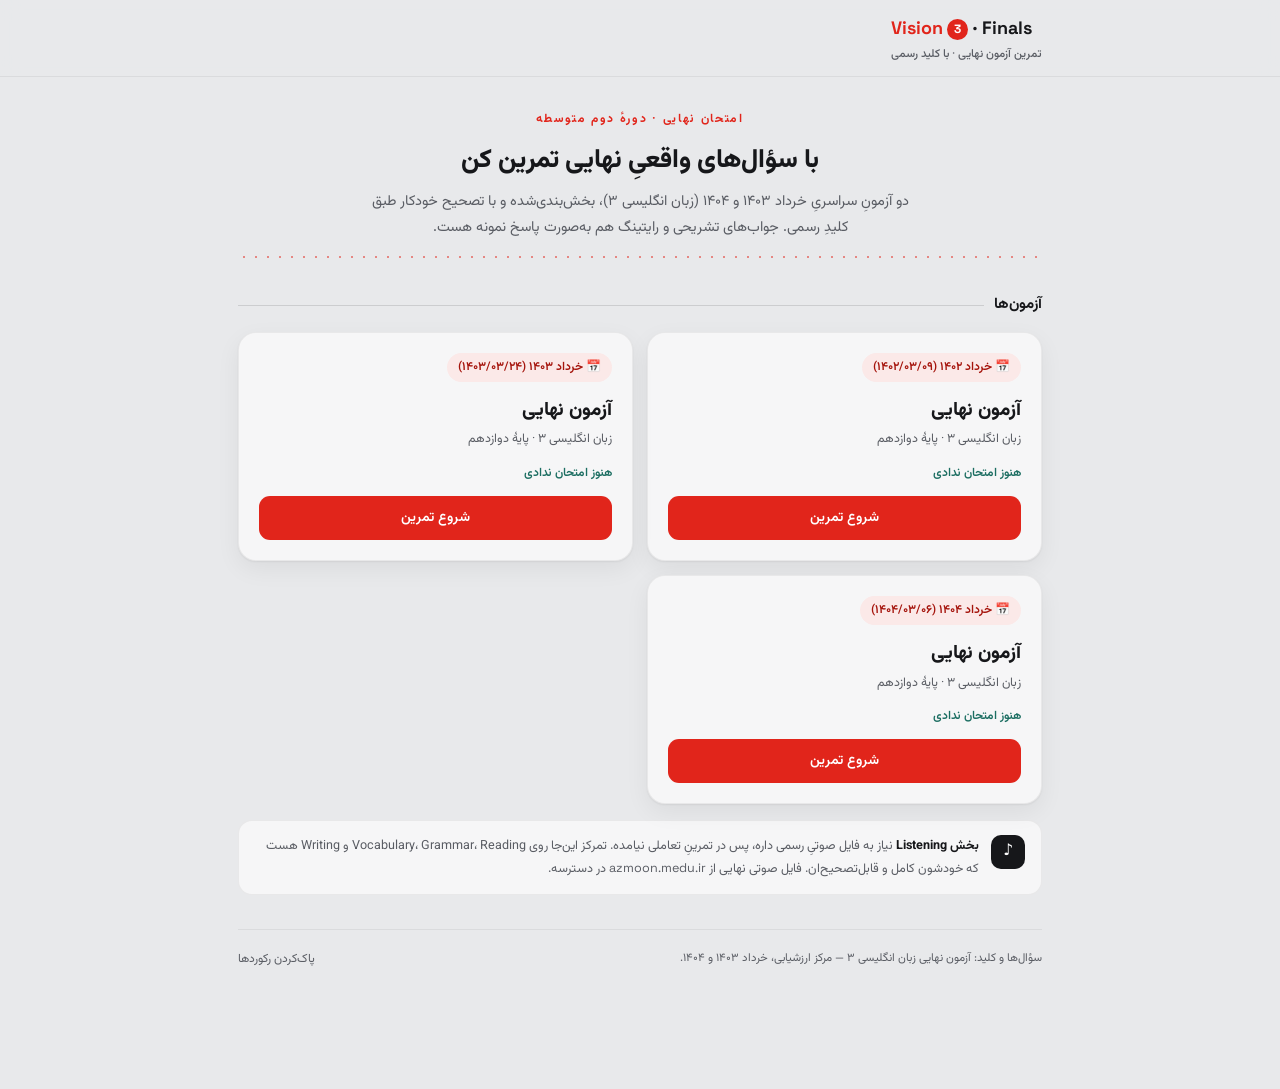
<file: vision3/final-exams.html>
<!DOCTYPE html>
<html lang="fa" dir="rtl">
<head>
<meta charset="UTF-8">
<meta name="viewport" content="width=device-width, initial-scale=1.0">
<title>Vision 3 — تمرین آزمون نهایی</title>
<link rel="preconnect" href="https://fonts.googleapis.com">
<link rel="preconnect" href="https://fonts.gstatic.com" crossorigin>
<link href="https://fonts.googleapis.com/css2?family=Vazirmatn:wght@400;500;600;700;800&family=Space+Grotesk:wght@400;500;600;700&display=swap" rel="stylesheet">
<style>
:root{
  --paper:#E8E9EB;--surface:#F6F6F7;--surface-2:#FDFDFD;--ink:#16171A;--ink-soft:#5A5D64;
  --red:#E1251B;--red-deep:#A5140C;--teal:#1C6E62;--teal-soft:#e3f0ed;
  --line:rgba(0,0,0,.12);--line-soft:rgba(0,0,0,.06);
  --shadow:0 1px 2px rgba(0,0,0,.06),0 8px 24px rgba(0,0,0,.06);--shadow-lg:0 12px 40px rgba(0,0,0,.14);
}
*{box-sizing:border-box;margin:0;padding:0}
body{font-family:'Vazirmatn',system-ui,sans-serif;background:var(--paper);color:var(--ink);line-height:1.75;-webkit-font-smoothing:antialiased}
.en{font-family:'Space Grotesk','Vazirmatn',sans-serif;direction:ltr;unicode-bidi:isolate}
button{font-family:inherit;cursor:pointer;border:none;background:none;color:inherit}
button:focus-visible{outline:2px solid var(--red);outline-offset:3px}
.wrap{max-width:840px;margin:0 auto;padding:0 18px 120px}

header.top{position:sticky;top:0;z-index:40;background:rgba(232,233,235,.88);backdrop-filter:saturate(1.4) blur(10px);border-bottom:1px solid var(--line-soft)}
.top-inner{max-width:840px;margin:0 auto;padding:12px 18px;display:flex;align-items:center;gap:12px}
.mark{font-family:'Space Grotesk',sans-serif;font-weight:700;font-size:18px;color:var(--ink);direction:ltr;cursor:pointer}
.mark b{color:var(--red)}
.mark .three{display:inline-flex;align-items:center;justify-content:center;width:21px;height:21px;border-radius:50%;background:var(--red);color:#fff;font-size:12px;margin-inline-start:4px;vertical-align:middle}
.top .sub{font-size:11.5px;color:var(--ink-soft);font-weight:500}
.dots{height:14px;background-image:radial-gradient(var(--red) 1.4px,transparent 1.5px);background-size:12px 12px;background-position:center;opacity:.5;margin:2px 0}

.hero{padding:32px 0 8px;text-align:center}
.eyebrow{font-size:12px;letter-spacing:.14em;color:var(--red);font-weight:700}
.hero h1{font-size:26px;font-weight:800;margin:8px 0 6px}
.hero p{color:var(--ink-soft);font-size:14.5px;max-width:540px;margin:0 auto}

.section-label{display:flex;align-items:center;gap:10px;margin:28px 0 14px}
.section-label h2{font-size:15px;font-weight:700}
.section-label .rule{flex:1;height:1px;background:var(--line)}

.exams{display:grid;gap:14px;grid-template-columns:1fr 1fr}
@media(max-width:600px){.exams{grid-template-columns:1fr}}
.ecard{background:var(--surface);border:1px solid var(--line-soft);border-radius:18px;padding:20px;box-shadow:var(--shadow);transition:transform .18s,box-shadow .18s;position:relative;overflow:hidden}
.ecard:hover{transform:translateY(-2px);box-shadow:var(--shadow-lg)}
.ecard .cal{display:inline-flex;align-items:center;gap:7px;font-size:12px;color:var(--red-deep);background:#fbe9e8;padding:4px 11px;border-radius:20px;font-weight:600;margin-bottom:12px}
.ecard h3{font-size:19px;font-weight:800;margin-bottom:2px}
.ecard .grade{font-size:12.5px;color:var(--ink-soft);margin-bottom:12px}
.ecard .best{font-size:12px;color:var(--teal);font-weight:600;min-height:18px;margin-bottom:12px}
.ecard .best span{font-family:'Space Grotesk',sans-serif}
.btn{border-radius:11px;padding:10px 16px;font-size:14px;font-weight:600;display:inline-flex;align-items:center;justify-content:center;gap:7px;transition:.15s;border:1px solid transparent}
.btn-red{background:var(--red);color:#fff}.btn-red:hover{background:var(--red-deep)}
.btn-out{background:var(--surface-2);border-color:var(--line);color:var(--ink)}.btn-out:hover{border-color:var(--red);color:var(--red)}
.btn-teal{background:var(--teal);color:#fff}.btn-teal:hover{filter:brightness(1.08)}
.btn-ghost{color:var(--ink-soft)}.btn-ghost:hover{color:var(--red)}
.btn.full{width:100%}

.note{background:var(--surface);border:1px solid var(--line-soft);border-radius:14px;padding:14px 16px;display:flex;gap:12px;align-items:flex-start;margin-top:16px}
.note .ic{flex:0 0 auto;width:34px;height:34px;border-radius:10px;background:var(--ink);color:#fff;display:flex;align-items:center;justify-content:center;font-size:16px}
.note p{font-size:12.6px;color:var(--ink-soft)}
.note b{color:var(--ink)}

/* screens */
.screen{display:none}.screen.on{display:block;animation:fade .25s ease}
@keyframes fade{from{opacity:0;transform:translateY(6px)}to{opacity:1;transform:none}}
.crumb{display:flex;align-items:center;gap:10px;padding:22px 0 4px;flex-wrap:wrap}
.crumb button{font-size:13px;color:var(--ink-soft);display:flex;align-items:center;gap:5px}
.crumb button:hover{color:var(--red)}
.crumb h2{font-size:17px;font-weight:700}

/* section nav */
.snav{display:flex;gap:8px;flex-wrap:wrap;margin:10px 0 6px}
.snav button{font-size:13px;padding:8px 14px;border-radius:11px;border:1px solid var(--line);background:var(--surface-2);color:var(--ink-soft);display:flex;align-items:center;gap:7px}
.snav button.on{background:var(--red);border-color:var(--red);color:#fff}
.snav button .bar{font-family:'Space Grotesk',sans-serif;font-size:11px;opacity:.8}

.sechead{margin:16px 0 4px}
.sechead .en{font-size:20px;font-weight:600;color:var(--ink)}
.sechead .fa{font-size:13px;color:var(--ink-soft)}
.sec-mark{font-size:12px;color:var(--ink-soft)}

/* passage */
.passage{background:var(--surface);border:1px solid var(--line-soft);border-radius:16px;padding:18px 20px;margin:14px 0;direction:ltr;font-family:'Space Grotesk',sans-serif;font-size:13.5px;line-height:1.85;color:#25272b}
.passage h4{font-family:'Space Grotesk',sans-serif;font-size:14px;color:var(--red-deep);margin-bottom:8px;font-weight:700}

/* question */
.q{background:var(--surface-2);border:1px solid var(--line-soft);border-radius:14px;padding:16px 18px;margin:12px 0;box-shadow:var(--shadow)}
.q .stem{font-size:14.5px;margin-bottom:12px;direction:ltr;font-family:'Space Grotesk',sans-serif;line-height:1.8}
.q .stem .num{display:inline-flex;align-items:center;justify-content:center;min-width:24px;height:24px;padding:0 6px;border-radius:7px;background:var(--paper);color:var(--red-deep);font-weight:700;font-size:12px;margin-inline-end:8px}
.q .blank{display:inline-block;min-width:70px;border-bottom:2px solid var(--red);text-align:center;color:var(--red)}
.opts{display:grid;gap:8px}
.opt{text-align:start;border:1.5px solid var(--line);border-radius:11px;padding:11px 14px;background:var(--surface-2);font-size:14px;transition:.12s;display:flex;align-items:center;gap:10px;direction:ltr;font-family:'Space Grotesk',sans-serif;line-height:1.5}
.opt .k{width:22px;height:22px;border-radius:7px;background:var(--paper);display:flex;align-items:center;justify-content:center;font-size:12px;color:var(--ink-soft);flex:0 0 auto}
.opt.sel{border-color:var(--red)}
.opt.correct{border-color:var(--teal);background:var(--teal-soft)}
.opt.correct .k{background:var(--teal);color:#fff}
.opt.wrong{border-color:var(--red);background:#fbe9e8}
.opt.wrong .k{background:var(--red);color:#fff}
.tfrow{display:flex;gap:10px}
.tfrow .opt{flex:1;justify-content:center}
.fillin{width:100%;border:1.5px solid var(--line);border-radius:11px;padding:11px 14px;font-size:15px;direction:ltr;font-family:'Space Grotesk',sans-serif;background:var(--surface-2)}
.fillin:focus{outline:none;border-color:var(--red)}
.fillin.correct{border-color:var(--teal);background:var(--teal-soft)}
.fillin.wrong{border-color:var(--red);background:#fbe9e8}
.fx{margin-top:10px;font-size:12.8px;padding:9px 12px;border-radius:10px;display:none}
.fx.on{display:block}
.fx.ok{background:var(--teal-soft);color:var(--teal)}
.fx.no{background:#fbe9e8;color:var(--red-deep)}
.fx .en{color:inherit}
.fx .key{font-weight:700}

.checkbar{position:sticky;bottom:14px;z-index:30;display:flex;gap:10px;margin-top:20px;background:rgba(232,233,235,.9);backdrop-filter:blur(8px);padding:10px;border-radius:16px;border:1px solid var(--line-soft)}
.checkbar .btn{flex:1}
.scorepill{display:none;align-items:center;justify-content:center;font-weight:700;font-size:14px;padding:0 16px;border-radius:11px;background:var(--ink);color:#fff}
.scorepill.on{display:flex}
.scorepill.good{background:var(--teal)}
.scorepill.mid{background:var(--red)}

/* model answers */
.model{background:var(--surface);border:1px dashed var(--line);border-radius:14px;padding:16px 18px;margin:12px 0}
.model .qn{font-size:13px;color:var(--ink-soft);direction:ltr;font-family:'Space Grotesk',sans-serif;margin-bottom:6px}
.model .ans{font-size:14px;direction:ltr;font-family:'Space Grotesk',sans-serif;color:var(--teal);font-weight:600;line-height:1.7}
.model .ans::before{content:"✓ ";color:var(--teal)}

.foot{margin-top:34px;padding-top:18px;border-top:1px solid var(--line-soft);display:flex;justify-content:space-between;align-items:center;gap:12px;flex-wrap:wrap}
.foot p{font-size:11.5px;color:var(--ink-soft)}
.reset{font-size:12px;color:var(--ink-soft)}.reset:hover{color:var(--red)}
.toast{position:fixed;bottom:20px;left:50%;transform:translateX(-50%) translateY(20px);background:var(--ink);color:#fff;padding:11px 20px;border-radius:12px;font-size:13px;opacity:0;transition:.25s;z-index:80;box-shadow:var(--shadow-lg)}
.toast.show{opacity:1;transform:translateX(-50%) translateY(0)}
.result{background:var(--surface);border:1px solid var(--line);border-radius:20px;padding:30px 24px;text-align:center;margin-top:16px}
.result .big{font-size:40px;margin-bottom:4px}
.result .n{font-family:'Space Grotesk',sans-serif;font-size:34px;font-weight:700}
.result p{color:var(--ink-soft);font-size:13.5px;max-width:440px;margin:6px auto 16px}
.bd{display:flex;gap:8px;justify-content:center;flex-wrap:wrap;margin-bottom:16px}
.bd .b{font-size:11.5px;padding:5px 11px;border-radius:20px;background:var(--surface-2);border:1px solid var(--line);color:var(--ink-soft)}
.bd .b b{color:var(--ink);font-family:'Space Grotesk',sans-serif}
</style>
</head>
<body>

<header class="top">
  <div class="top-inner">
    <div>
      <div class="mark" onclick="go('home')"><b>Vision</b><span class="three">3</span> · Finals</div>
      <div class="sub">تمرین آزمون نهایی · با کلید رسمی</div>
    </div>
  </div>
</header>

<div class="wrap">

<!-- HOME -->
<section id="home" class="screen on">
  <div class="hero">
    <div class="eyebrow">امتحان نهایی · دورهٔ دوم متوسطه</div>
    <h1>با سؤال‌های واقعیِ نهایی تمرین کن</h1>
    <p>دو آزمونِ سراسریِ خرداد ۱۴۰۳ و ۱۴۰۴ (زبان انگلیسی ۳)، بخش‌بندی‌شده و با تصحیح خودکار طبق کلیدِ رسمی. جواب‌های تشریحی و رایتینگ هم به‌صورت پاسخ نمونه هست.</p>
  </div>

  <div class="dots"></div>

  <div class="section-label"><h2>آزمون‌ها</h2><div class="rule"></div></div>
  <div class="exams" id="exam-cards"></div>

  <div class="note">
    <div class="ic">♪</div>
    <div>
      <p><b>بخش Listening</b> نیاز به فایل صوتیِ رسمی داره، پس در تمرینِ تعاملی نیامده. تمرکز این‌جا روی Vocabulary، Grammar، Reading و Writing هست که خودشون کامل و قابل‌تصحیح‌ان. فایل صوتی نهایی از <span class="en">azmoon.medu.ir</span> در دسترسه.</p>
    </div>
  </div>

  <div class="foot">
    <p>سؤال‌ها و کلید: آزمون نهایی زبان انگلیسی ۳ — مرکز ارزشیابی، خرداد ۱۴۰۳ و ۱۴۰۴.</p>
    <button class="reset" onclick="resetAll()">پاک‌کردن رکوردها</button>
  </div>
</section>

<!-- EXAM -->
<section id="exam" class="screen">
  <div class="crumb">
    <button onclick="go('home')">→ آزمون‌ها</button>
    <h2 id="exam-title"></h2>
  </div>
  <div class="snav" id="snav"></div>
  <div id="sec-body"></div>
</section>

</div>

<div class="toast" id="toast"></div>

<script>
/* =======================================================================
   REAL FINAL EXAMS — Vision 3 (English 3), grade 12
   Sources: national finals, Khordad 1403 & 1404, with official answer keys.
   Item types: mc | tf | fill | passage | model
   ======================================================================= */
const EXAMS={
 "1402":{date:"خرداد ۱۴۰۲ (۱۴۰۲/۰۳/۰۹)",label:"June 2023",
  sections:[
   {name:"Vocabulary",fa:"واژگان",mark:6,items:[
     {t:"mc",n:19,stem:"(تصویر: کمک/اهدا به دیگران)  کدام جمله؟",opts:["The air conditioner controls the room temperature.","Solar collectors provide electricity for highway lights.","Garbage is taken to the landfill every day.","I couldn't figure out how to solve the math problem.","We can help people by donating what they need."],a:4,fx:"تصویرِ کمک/اهدا → گزینهٔ e."},
     {t:"mc",n:20,stem:"(تصویر: چراغ خیابانیِ خورشیدی)  کدام جمله؟",opts:["The air conditioner controls the room temperature.","Solar collectors provide electricity for highway lights.","Garbage is taken to the landfill every day.","I couldn't figure out how to solve the math problem.","We can help people by donating what they need."],a:1,fx:"کلکتورِ خورشیدیِ چراغ خیابان → b."},
     {t:"mc",n:21,stem:"(تصویر: کولر/تهویه)  کدام جمله؟",opts:["The air conditioner controls the room temperature.","Solar collectors provide electricity for highway lights.","Garbage is taken to the landfill every day.","I couldn't figure out how to solve the math problem.","We can help people by donating what they need."],a:0,fx:"کولر دمای اتاق را کنترل می‌کند → a."},
     {t:"mc",n:22,stem:"(تصویر: کودکِ سردرگم با ریاضی)  کدام جمله؟",opts:["The air conditioner controls the room temperature.","Solar collectors provide electricity for highway lights.","Garbage is taken to the landfill every day.","I couldn't figure out how to solve the math problem.","We can help people by donating what they need."],a:3,fx:"سردرگمی با مسئلهٔ ریاضی → d. (گزینهٔ c اضافه است)"},
     {t:"fill",n:23,stem:"Try to learn words in combination to ______ your vocabulary. (perfect/opposite/expand/blow)",a:["expand"],fx:"expand — گسترش دادن."},
     {t:"fill",n:24,stem:"Practice your English skills. Practice makes ______ .",a:["perfect"],fx:"Practice makes perfect — کار نیکو کردن از پر کردن است."},
     {t:"fill",n:25,stem:"When the wind doesn't ______, the wind turbines cannot work.",a:["blow"],fx:"blow — وزیدن. (opposite اضافه است)"},
     {t:"mc",n:26,stem:"The new light bulbs <b>consume</b> less electricity.  →  تعریفِ consume:",opts:["unable to hear very well","to finish something","to use time, goods, energy, etc.","in a way that is successful and achieves what you want"],a:2,fx:"consume = مصرف کردن → c."},
     {t:"mc",n:27,stem:"My grandmother is <b>hard of hearing</b>.  →  تعریف:",opts:["unable to hear very well","to finish something","to use time, goods, energy, etc.","in a way that is successful"],a:0,fx:"hard of hearing = کم‌شنوا → a."},
     {t:"mc",n:28,stem:"Children have to learn to communicate <b>effectively</b>.  →  تعریفِ effectively:",opts:["unable to hear very well","to finish something","to use time, goods, energy, etc.","in a way that is successful and achieves what you want"],a:3,fx:"effectively = به‌طور مؤثر → d."},
     {t:"fill",n:29,stem:"Dr. Gharib went a______ to study medicine and then came back. (اولین حرف: a)",a:["abroad"],fx:"abroad — به خارج از کشور."},
     {t:"fill",n:30,stem:"You can carry a p______ dictionary wherever you go. (اولین حرف: p)",a:["pocket"],fx:"pocket dictionary — فرهنگ لغتِ جیبی."},
   ]},
   {name:"Grammar",fa:"گرامر",mark:7,items:[
     {t:"mc",n:31,stem:"When I arrived at the party, my grandparents ______ home.",opts:["already hadn't gone","hadn't gone already","had already gone","had gone already"],a:2,fx:"ماضی بعید با جای درستِ already → <b>had already gone</b>."},
     {t:"mc",n:32,stem:"Should people ______ of this danger and warned about the possible harms?",opts:["informed","inform","are informed","be informed"],a:3,fx:"مجهول با should → <b>be informed</b>."},
     {t:"mc",n:33,stem:"The woman ______ yesterday is coming to dinner.",opts:["that you met her","who you met her","whom met","whom you met"],a:3,fx:"مفعولِ انسان، بدون ضمیرِ اضافه → <b>whom you met</b>."},
     {t:"mc",n:34,stem:"Leila never forgets to call you, ______?",opts:["does she","doesn't she","doesn't Leila","does Leila"],a:0,fx:"«never» منفی است + ضمیر she → <b>does she?</b>"},
     {t:"mc",n:35,stem:"If he ______ stronger, he ______ you carry the piano.",opts:["was / could be helped","were / would help","were / helped","is / would help"],a:1,fx:"شرطی نوع دوم → <b>were / would help</b>."},
     {t:"fill",n:36,stem:"We flew our kites after we ______ our lunch. (to eat)",a:["had eaten"],fx:"کارِ قبل از گذشته → <b>had eaten</b>."},
     {t:"fill",n:37,stem:"Some inventions ______ by accident or scientists' mistakes every year. (to create)",a:["are created"],fx:"حال سادهٔ مجهول → <b>are created</b>."},
     {t:"fill",n:38,stem:"مرتب کن:  lives / was drinking / which / milk / the cat / near us",a:["the cat which lives near us was drinking milk","the cat which lives near us was drinking milk.","the cat which was drinking milk lives near us","the cat which was drinking milk lives near us."],fx:"<b>The cat which lives near us was drinking milk.</b> (یا: The cat which was drinking milk lives near us.)"},
     {t:"fill",n:39,stem:"(تصویر: پسری گلدان را شکسته)  What was done by the boy?  The vase ______ .",a:["was broken by the boy yesterday","was broken by the boy","was broken"],fx:"مجهول: <b>The vase was broken by the boy yesterday.</b>"},
     {t:"fill",n:40,stem:"The boy ______ yesterday was very sad. (با who/whom/which)",a:["who broke the vase"],fx:"جملهٔ وصفی: <b>The boy who broke the vase yesterday was very sad.</b>"},
   ]},
   {name:"Reading",fa:"درک مطلب",mark:10,items:[
     {t:"passage",title:"Passages (short)",text:"41) The best way to learn how to use your dictionary effectively is to read its introduction. This section explains how entries are arranged, what information is offered in entries, and what abbreviations and pronunciation symbols are used.  •  42) Sharks are not all the same — there are nearly 400 kinds. Most sharks never attack people; only a special group can be dangerous. They kill about forty people a year. Snakes kill about 60,000 people a year. And people kill 25,000,000 sharks a year.  •  43) Elders have a lot to share with us: their life experiences, failures and successes. Thus we need to care for them because they deserve to be cared for.  •  44) Engineers are trying to make better batteries. Hybrid cars are also available; they combine the benefits of gasoline engines and electric motors and can be designed to meet different goals, such as better fuel economy or more energy."},
     {t:"mc",n:41,stem:"The introduction section in dictionaries doesn't explain ______ .",opts:["word arrangement","word information","entry abbreviations","symbol pronunciation"],a:3,fx:"متن دربارهٔ «تلفظِ نمادها» چیزی نمی‌گوید → d."},
     {t:"mc",n:42,stem:"From the sharks/snakes paragraph we understand that ______ .",opts:["snakes are more dangerous than sharks","all groups of sharks are dangerous","sharks are more dangerous than snakes","most dangerous snakes never attack people"],a:0,fx:"مارها سالانه ۶۰٬۰۰۰ نفر را می‌کشند در برابر ۴۰ نفر برای کوسه → a."},
     {t:"mc",n:43,stem:"We have to care for our elders because ______ .",opts:["their failures are less important","they respect us as their teachers","they share their life experience with us","their successes are not important"],a:2,fx:"چون تجربهٔ زندگی‌شان را با ما در میان می‌گذارند → c."},
     {t:"mc",n:44,stem:"Hybrid cars ______ .",opts:["are designed to meet different goals","only use gasoline in their engines","only use electricity in their engines","hold more energy for a short time"],a:0,fx:"برای اهدافِ مختلف طراحی می‌شوند → a."},
     {t:"passage",title:"Passage · Note-taking",text:"Note-taking is a necessary part of language learning. It helps students learn, keep, and remember information. Taking notes makes them think differently about the subject. It also helps them pay attention during class because they are actively listening and experiencing in the classroom. Writing some parts in their own words, also called note-making, makes everything clear when looking back at the text — a much better technique than just depending on your own memory. Remember that word-for-word note-taking can hurt systematic thinking, as it takes away the time of explaining ideas through examples and pictures by just writing down facts without context. It is why Isaac Newton said that he did great things just because he was sitting in the great men's classes and taking notes."},
     {t:"tf",n:45,stem:"Note-taking makes learners different in thinking.",a:true,fx:"«think differently about the subject» → True."},
     {t:"tf",n:46,stem:"You should write in your own words when taking notes.",a:true,fx:"note-making = نوشتن با کلماتِ خودت → True."},
     {t:"mc",n:47,stem:"Which of the following is NOT true about note-taking?",opts:["It helps learners check interesting points","It is used for written and spoken texts","It helps learners pay attention during class","It depends on your memory"],a:3,fx:"یادداشت‌برداری بهتر از تکیه بر حافظه است → d نادرست است."},
     {t:"mc",n:48,stem:"Word-for-word note-taking can hurt systematic thinking because ______ .",opts:["it explains ideas through pictures","it takes away the time of people","it is writing down facts without context","it depends on active listening"],a:2,fx:"چون فقط حقایق را بدون بافت می‌نویسد → c."},
     {t:"passage",title:"Passage · Kindness & charity",text:"Being helpful is what we know as kindness. Kind people improve the lives of those around them and generally enjoy better health. Studies show that acts of kindness can have positive side effects: they can increase good senses, improve health conditions and feelings, and increase relationships with others. Kind people can boost their feelings of control, happiness and responsibility. They may also inspire others to repeat the good acts. Most of us think of charities as trying to help others. Donating food is the best way to help others because it is essential for human beings. Not only do charities benefit from the donations, but you also gain a lot from them. Thousands of people donate to charity to support the people in need and meet their moral needs."},
     {t:"tf",n:51,stem:"Donators help others who enjoy better health.",a:false,fx:"کمک‌کننده‌ها به نیازمندان کمک می‌کنند، نه به کسانی که سلامت بهتری دارند → False."},
     {t:"tf",n:52,stem:"The world will be a happier place when we are kind.",a:true,fx:"مهربانی دنیا را شادتر می‌کند → True."},
     {t:"mc",n:53,stem:"Kind people cannot improve the feeling of ______ .",opts:["happiness","responsibility","control","donation"],a:3,fx:"متن از happiness/control/responsibility می‌گوید، نه donation → d."},
     {t:"mc",n:54,stem:"What does 'they' in the fifth line refer to?",opts:["human beings","happier people","kind people","others"],a:2,fx:"«Kind people ... They may also inspire others» → c."},
   ]},
   {name:"Writing",fa:"نگارش",mark:8,items:[
     {t:"mc",n:57,stem:"I spent three hours in the gym, ______ .",opts:["and I'm not a good player","so I'm really tired now","but I'm hungry","or I leave it now"],a:1,fx:"نتیجهٔ منطقی → <b>so I'm really tired now</b>."},
     {t:"mc",n:58,stem:"There are a lot of clouds in the sky, ______ .",opts:["but it's going to rain","so it's very funny","or you can go outside","and you can't see the sun"],a:3,fx:"افزودنِ نتیجهٔ همسو → <b>and you can't see the sun</b>."},
     {t:"fill",n:59,stem:"You can have the blue pen, ______ you can have the red one. (so/but/or)",a:["or"],fx:"انتخاب بین دو گزینه → <b>or</b>."},
     {t:"fill",n:60,stem:"I'm very good at sport, ______ I'm terrible at math.",a:["but"],fx:"تضاد → <b>but</b>."},
     {t:"mc",n:63,stem:"The supporting sentences of the video-games paragraph ______ .",opts:["explain the topic","give examples","tell a short story","give reasons"],a:3,fx:"با First/Second/Third دلیل می‌آورد → <b>give reasons</b>."},
     {t:"model",n:"39/40 key",qn:"(گرامر ۳۹/۴۰) پاسخ‌های تصویری:",ans:"39. The vase was broken by the boy yesterday.  /  40. The boy who broke the vase yesterday was very sad."},
     {t:"model",n:"49",qn:"Why did Isaac Newton do great things?",ans:"Because he was sitting in the great men's classes and taking notes."},
     {t:"model",n:"50",qn:"Why does note-taking help students pay attention during class?",ans:"Because they are actively listening and experiencing in the classroom."},
     {t:"model",n:"55",qn:"What is the best way to help others? Why?",ans:"Donating food is the best way to help others because it is essential for human beings."},
     {t:"model",n:"56",qn:"Why do people donate to charity?",ans:"To support the people in need and meet their moral needs."},
     {t:"model",n:"61/62",qn:"Energy paragraph — topic + concluding:",ans:"Topic: Energy is very important in our life.  /  Concluding: Thus, energy is at the heart of everybody's life."},
     {t:"model",n:"64/65/66",qn:"Video-games paragraph — topic / controlling idea / concluding:",ans:"Topic word: videogames  /  Controlling idea: children shouldn't play  /  Concluding: In short, physical activities are better for children than playing videogames."},
     {t:"model",n:"67",qn:"Paragraph — Hafez (great Iranian poet, Shiraz, Divan, Ghazal):",ans:"Hafez was a great Iranian poet. He was born in Shiraz sometime between 1310 and 1337 A.D. His famous book is called the Divan, and he mostly wrote a type of poetry called Ghazal. In short, Hafez is one of the most beloved poets of Iran."},
   ]},
  ]},
 "1403":{date:"خرداد ۱۴۰۳ (۱۴۰۳/۰۳/۲۴)",label:"June 2024",
  sections:[
   {name:"Vocabulary",fa:"واژگان",mark:9,items:[
     {t:"fill",n:19,stem:"My grandfather feeds his ______ in the yard every morning.",a:["pigeons","pigeon"],fx:"pigeon(s) — کبوتر (از تصویرِ سؤال)."},
     {t:"fill",n:20,stem:"The distinguished student started learning ______ by heart at a young age.",a:["poetry"],fx:"poetry — شعر."},
     {t:"fill",n:21,stem:"They are going to build a new ______ power station.",a:["nuclear"],fx:"nuclear — هسته‌ای (از تصویرِ اتم)."},
     {t:"mc",n:22,stem:"It is <b>essential</b> to use less nonrenewable energy.  →  تعریفِ essential:",opts:["to start something such as an organization","to advise someone to do something","a thing you get something from","completely important in a particular situation"],a:3,fx:"essential = کاملاً ضروری/مهم → گزینهٔ d."},
     {t:"mc",n:23,stem:"Jabbar Baghcheban <b>founded</b> the first school for the deaf.  →  تعریفِ found/founded:",opts:["to start something such as an organization or a company","to advise someone to do something","a thing you get something from","completely important for a special activity"],a:0,fx:"found = تأسیس کردن → گزینهٔ a."},
     {t:"mc",n:24,stem:"The main <b>sources</b> of clean energy are wind, water and sun.  →  تعریفِ source:",opts:["to start something such as a company","to advise someone to do something","a place or thing that you get something from","completely important in a particular situation"],a:2,fx:"source = منبع → گزینهٔ c."},
     {t:"mc",n:25,stem:"While I was in the hospital, the nurse was ______ my temperature.",opts:["making","taking","doing","giving"],a:1,fx:"collocation ثابت: <b>take (one's) temperature</b>."},
     {t:"mc",n:26,stem:"The doctor ______ cured a number of patients with the new drugs.",opts:["successfully","successful","success","succeed"],a:0,fx:"قید لازم است تا فعل cured را توصیف کند → <b>successfully</b>."},
     {t:"mc",n:27,stem:"As you know, a burnt child ______ the fire. (ضرب‌المثل)",opts:["counts","spoils","dreads","flocks"],a:2,fx:"a burnt child dreads the fire = مارگزیده از ریسمانِ سیاه‌و‌سفید می‌ترسد → <b>dreads</b>."},
     {t:"fill",n:28,stem:"Clouds prevent the ______ of Earth's heat into space. (deserve/entries/radiation/tides)",a:["radiation"],fx:"radiation — تشعشع/تابش."},
     {t:"fill",n:29,stem:"After all that hard work, you ______ a holiday.",a:["deserve"],fx:"deserve — سزاوار بودن."},
     {t:"fill",n:30,stem:"They updated a lot of ______ in the most recent dictionaries.",a:["entries"],fx:"entries — مدخل‌های لغت‌نامه."},
   ]},
   {name:"Grammar",fa:"گرامر",mark:6.5,items:[
     {t:"mc",n:31,stem:"That's another planet in the solar system, ______?",opts:["isn't it","isn't that","is it","is that"],a:0,fx:"جملهٔ مثبت با is و فاعل it → پرسشِ منفی: <b>isn't it?</b>"},
     {t:"mc",n:32,stem:"Nezami's poems ______ into countless languages since the last century.",opts:["has been translated","were translated","had translated","have been translated"],a:3,fx:"«since» + مجهولِ حال کامل با فاعلِ جمع → <b>have been translated</b>."},
     {t:"mc",n:33,stem:"The client was worried because he ______ his documents.",opts:["loses","will lose","had lost","has lost"],a:2,fx:"کارِ قبل از گذشتهٔ دیگر → ماضی بعید: <b>had lost</b>."},
     {t:"mc",n:34,stem:"What ______ happen if you ______ too much food?",opts:["will / ate","would / ate","will / were eating","would / are eating"],a:1,fx:"شرطی نوع دوم: would + base ، و if + past simple → <b>would / ate</b>."},
     {t:"mc",n:35,stem:"We appreciate those ______ our cultural values to our next generations.",opts:["that carries","who carry","who they carry","whom they carry"],a:1,fx:"فاعلِ انسانِ جمع → <b>who carry</b> (بدون ضمیر اضافه)."},
     {t:"fill",n:36,stem:"The robber ______ by the police two months ago, wasn't he? (to catch)",a:["was caught"],fx:"گذشتهٔ مجهول → <b>was caught</b>."},
     {t:"fill",n:37,stem:"After the children had eaten their breakfast, they ______ their kites. (to fly)",a:["flew"],fx:"کارِ بعدی در گذشته → گذشتهٔ ساده: <b>flew</b>."},
     {t:"fill",n:38,stem:"مرتب کن:  fuel / can be / types of waste / not all / to produce / used",a:["not all types of waste can be used to produce fuel","not all types of waste can be used to produce fuel."],fx:"<b>Not all types of waste can be used to produce fuel.</b>"},
     {t:"fill",n:39,stem:"If he ______ (to have) more time, he ______ (to practice) French. [دو فعل با فاصله]",a:["had would practice","had , would practice","had would/could/might practice","had, would practice"],fx:"شرطی نوع دوم: <b>had</b> ... <b>would/could/might practice</b>."},
     {t:"fill",n:40,stem:"با who/whom/which یکی کن:  The dictionary has many explanations. The dictionary was used by young writers.",a:["the dictionary which was used by young writers has many explanations","the dictionary that was used by young writers has many explanations","the dictionary which was used by young writers has many explanations.","the dictionary that was used by young writers has many explanations."],fx:"<b>The dictionary which/that was used by young writers has many explanations.</b>"},
   ]},
   {name:"Reading",fa:"درک مطلب",mark:10,items:[
     {t:"passage",title:"Passages A (short)",text:"41) Big shiny panels on the roof are solar collectors that collect heat by absorbing sunlight and produce solar power.  •  42) When using a dictionary to find out how to say something in another language, one has to be careful to choose the right meaning.  •  43) Good notes can help you remember and review a text you have read. There is no magic formula to taking notes when reading. You have to find out what works best for you.  •  44) You may or may not know of all the ups and downs our parents have faced, but they have gained experience that is worth respecting and learning from."},
     {t:"mc",n:41,stem:"Big shiny panels ...",opts:["produce lots of sunlight.","generate electricity by collecting heat.","absorb electricity on the roof.","are made with solar power on the roof."],a:1,fx:"پنل‌ها با جذب گرما برق تولید می‌کنند → b."},
     {t:"mc",n:42,stem:"About the dictionary sentence:",opts:["Each word has only one meaning in different dictionaries.","There are different meanings for a word in a dictionary.","Dictionaries rarely provide the right meaning of words.","We use other languages to understand a dictionary."],a:1,fx:"باید معنی درست را انتخاب کنی چون یک واژه چند معنی دارد → b."},
     {t:"mc",n:43,stem:"About taking notes:",opts:["Taking notes does not follow any fixed formula.","Taking good notes requires knowing a magic formula.","To remember things better, take notes in the same way.","To find what works best, remember and review the notes."],a:0,fx:"«no magic formula» → روش ثابتی ندارد → a."},
     {t:"mc",n:44,stem:"About our parents:",opts:["Life has been easy for our parents, so we should respect them.","Our parents do not prefer to share their experiences.","We know everything about our parents' experience.","There are valuable things to learn from our parents."],a:3,fx:"تجربهٔ ارزشمندشان قابل یادگیری است → d."},
     {t:"passage",title:"Passage · Saving energy",text:"Energy has become a serious issue in recent century and many solutions have been offered by some organizations. They may ask people to consider saving energy. To achieve this purpose, we need to make small changes in our lifestyles. We should do everything efficiently, with no waste of time or energy. It can be possible by turning off lights when they are not needed, or unplugging TVs and computers when not using them. Managing inside temperature can also help. Another important factor for householders is knowing the time when the energy is at its peak — when the energy consumption is generally high. For example, in summer, when all cooling systems are in use, adding a washing machine to the cycle results in system failure or an unexpected high electricity bill. Another way to save energy is replacing devices and windows with energy efficient ones."},
     {t:"tf",n:45,stem:"It is not easy to change our daily lives to save energy.",a:false,fx:"متن می‌گوید تغییرها کوچک‌اند → False."},
     {t:"tf",n:46,stem:"Saving energy meets the economic and environmental needs.",a:true,fx:"صرفه‌جویی هم پول و هم محیط زیست را حفظ می‌کند → True."},
     {t:"mc",n:47,stem:"The passage answers all the following EXCEPT:",opts:["What does 'efficiently' mean?","When should we turn off lights?","Why is it necessary to check our home temperature?","How can we measure the inside temperature?"],a:3,fx:"روشِ اندازه‌گیریِ دما در متن نیامده → d."},
     {t:"mc",n:48,stem:"The author recommends ______ as one of the ways to save energy.",opts:["using devices which consume less energy","taking the protection materials away","using washing machines during the peak time","making more openings and windows"],a:0,fx:"جایگزینی با وسایلِ کم‌مصرف → a."},
     {t:"passage",title:"Passage · Abbreviations & acronyms",text:"When reading, you may find some words often written in capital letters. Abbreviations and acronyms are two examples of such words. They are short forms of words and phrases. An abbreviation is a shortened form of a word (e.g., Adj for Adjective). An acronym is a word formed from the first letters of the words in a phrase or name (e.g., IRIB for Islamic Republic of Iran Broadcasting). Sometimes, authors create new acronyms when they invent a new technique and want to make it sound cool. This helps people remember the technique more easily. However, using too many of them can make the text harder to read and confuse readers."},
     {t:"tf",n:51,stem:"Abbreviations and acronyms are formed in different ways.",a:true,fx:"روشِ ساختشان فرق دارد → True."},
     {t:"tf",n:52,stem:"Using acronyms makes a text easy for both writers and readers.",a:false,fx:"زیاده‌روی متن را سخت‌خوان می‌کند → False."},
     {t:"mc",n:53,stem:"The underlined word 'they' in the first paragraph refers to:",opts:["readers","acronyms","authors","words"],a:2,fx:"«authors create ... they invent» → c (authors)."},
     {t:"mc",n:54,stem:"According to the explanation, which one is false?",opts:["PC (Personal Computer)","AD (Anno Domini)","BC (Before Christ)","AD (Adverb)"],a:3,fx:"AD مخففِ Adverb نیست → d."},
   ]},
   {name:"Writing",fa:"نگارش",mark:6.5,items:[
     {t:"fill",n:57,stem:"Trees take carbon dioxide from the atmosphere, ______ fill it with oxygen. (and/but/or/so)",a:["and"],fx:"دو کارِ همسو → <b>and</b>."},
     {t:"fill",n:58,stem:"Carbon dioxide is harmful to nature, ______ oxygen keeps it alive.",a:["but"],fx:"تضاد → <b>but</b>."},
     {t:"fill",n:59,stem:"They supply us with many necessary things, ______ trees are the best friends of man.",a:["so"],fx:"نتیجه → <b>so</b>."},
     {t:"mc",n:62,stem:"(ترتیب پاراگراف) جملهٔ ۶۲:",opts:["A good teacher is a great help...","Others travel to the country...","Some people try to learn a new language at home...","However, most people don't have enough money..."],a:2,fx:"طبق کلید: 62=c، 63=b، 64=d، 65=a."},
     {t:"mc",n:63,stem:"جملهٔ ۶۳:",opts:["A good teacher is a great help...","Others travel to the country where the language is spoken...","Some people try to learn a new language at home...","However, most people don't have enough money..."],a:1,fx:"63 = b."},
     {t:"mc",n:64,stem:"جملهٔ ۶۴:",opts:["A good teacher is a great help...","Others travel to the country...","Some people try to learn a new language at home...","However, most people don't have enough money to go to foreign countries."],a:3,fx:"64 = d."},
     {t:"mc",n:65,stem:"جملهٔ ۶۵:",opts:["A good teacher is a great help whether the language is learnt at home or by travelling.","Others travel to the country...","Some people try to learn a new language at home...","However, most people don't have enough money..."],a:0,fx:"65 = a."},
     {t:"model",n:"49",qn:"How does the passage define 'peak' time?",ans:"It is when the energy consumption is generally high."},
     {t:"model",n:"50",qn:"Author's suggestion about replacing devices/windows?",ans:"(It is) Replacing them with energy efficient ones."},
     {t:"model",n:"55",qn:"How are abbreviations and acronyms similar?",ans:"They are short forms of words and phrases."},
     {t:"model",n:"56",qn:"Why do authors use acronyms for a new technique?",ans:"Because they want to make it sound cool and help people remember the technique more easily."},
     {t:"model",n:"60/61",qn:"Topic + concluding sentence for the Technology paragraph:",ans:"Topic: Technology has helped education a lot.  /  Concluding: Therefore, technology is helpful for teachers and learners."},
     {t:"model",n:"66",qn:"Paragraph — Charity (Topic + supporting + concluding):",ans:"Charity is the act of giving help to those in need. It is a kind of voluntary work. Helping the poor to have a better living gives us a sense of happiness. In short, charity is a valuable act that benefits both givers and receivers."},
   ]},
  ]},

 "1404":{date:"خرداد ۱۴۰۴ (۱۴۰۴/۰۳/۰۶)",label:"June 2025",
  sections:[
   {name:"Vocabulary",fa:"واژگان",mark:8.5,items:[
     {t:"mc",n:15,stem:"(تصویر: مبل)  کدام جمله؟",opts:["Ali's cellphone consumes a lot of electricity.","Some of its apps don't work properly today.","Whenever he can't figure out the problem, he puts his cellphone away.","Now he's sitting on the sofa and checking online shops."],a:3,fx:"تصویرِ مبل → نشستن روی مبل → e (اینجا گزینهٔ d)."},
     {t:"mc",n:16,stem:"(تصویر: آیکن اپ‌ها)  کدام جمله؟",opts:["Ali's cellphone consumes a lot of electricity.","Some of its apps don't work properly today.","Whenever he can't figure out the problem, he puts his cellphone away.","Now he's sitting on the sofa and checking online shops."],a:1,fx:"تصویرِ اپ‌ها → b."},
     {t:"mc",n:17,stem:"(تصویر: کنار گذاشتنِ گوشی)  کدام جمله؟",opts:["Ali's cellphone consumes a lot of electricity.","Some of its apps don't work properly today.","Whenever he can't figure out the problem, he puts his cellphone away.","Now he's sitting on the sofa and checking online shops."],a:2,fx:"→ c (figure out / puts it away)."},
     {t:"mc",n:18,stem:"(تصویر: برچسب مصرف انرژی kWh)  کدام جمله؟",opts:["Ali's cellphone consumes a lot of electricity.","Some of its apps don't work properly today.","Whenever he can't figure out the problem, he puts his cellphone away.","Now he's sitting on the sofa and checking online shops."],a:0,fx:"برچسبِ مصرف برق → a."},
     {t:"fill",n:19,stem:"Did you know that Dr. Gharib ______ the first children's medical center? (forever/founded/recommended/physician)",a:["founded"],fx:"founded — تأسیس کرد."},
     {t:"fill",n:20,stem:"Sure, he was also a dedicated ______ .",a:["physician"],fx:"physician — پزشک."},
     {t:"fill",n:21,stem:"Not surprisingly, people will remember him ______ .",a:["forever"],fx:"forever — برای همیشه. (recommended اضافه است)"},
     {t:"mc",n:22,stem:"I kept a <b>diary</b> every day.  →  تعریفِ diary:",opts:["the amount of a product people want","a lack of success in doing something","a book in which you record what has happened every day","many different types of things or people"],a:2,fx:"diary = دفتر خاطرات → c."},
     {t:"mc",n:23,stem:"He <b>jumped into</b> using the dictionary...  →  تعریف:",opts:["the amount of a product people want","many different types of things or people","a book you record events in","to suddenly decide to do something"],a:3,fx:"jump into → e (یکباره تصمیم گرفتن)."},
     {t:"mc",n:24,stem:"The <b>demand</b> for solar energy is increasing.  →  تعریفِ demand:",opts:["the amount of a product or service that people want","a lack of success in doing something","a book you record events in","many different types of things"],a:0,fx:"demand = تقاضا → a."},
     {t:"mc",n:25,stem:"You can order a <b>variety</b> of seafood.  →  تعریفِ variety:",opts:["the amount of a product people want","a lack of success in doing something","a book you record events in","many different types of things or people"],a:3,fx:"variety = تنوع → d."},
     {t:"mc",n:26,stem:"Despite playing badly, the team ______ to win the league.",opts:["deserved","received","created","discovered"],a:0,fx:"لیاقتش را داشت → <b>deserved</b>."},
     {t:"mc",n:27,stem:"That's why I have ______ the balcony into a small office.",opts:["applied","converted","transmitted","suggested"],a:1,fx:"convert ... into → تبدیل کردن → <b>converted</b>."},
     {t:"mc",n:28,stem:"It's spring and the weather is highly ______ .",opts:["invisible","comfortable","valuable","changeable"],a:3,fx:"هوای بهار متغیر است → <b>changeable</b>."},
     {t:"mc",n:29,stem:"\"All people might experience ______ , but the first step to success is to accept it.\"",opts:["radiation","failure","vibration","heritage"],a:1,fx:"تجربهٔ شکست → <b>failure</b>."},
     {t:"fill",n:30,stem:"After an hour in the gym, your body starts to a______ protein. (اولین حرف: a)",a:["absorb","accept"],fx:"absorb — جذب کردن (accept هم پذیرفته شده)."},
   ]},
   {name:"Grammar",fa:"گرامر",mark:6,items:[
     {t:"mc",n:31,stem:"They know that you're right, but this idea will never help them, ______?",opts:["won't it","aren't you","will it","don't they"],a:2,fx:"«never» جمله را منفی می‌کند → پرسشِ مثبت با فاعل it: <b>will it?</b>"},
     {t:"mc",n:32,stem:"Divan-e-Hafez ______ into many languages since the 8th century.",opts:["translates","translated","was translated","has been translated"],a:3,fx:"since + مجهولِ حال کامل → <b>has been translated</b>."},
     {t:"mc",n:33,stem:"B: I ______ more money if I ______ you.",opts:["saved / was","saved / were","would save / were","saved / would be"],a:2,fx:"شرطی نوع دوم: <b>would save / were</b>."},
     {t:"mc",n:34,stem:"Mina and her classmates bought some student books ______ their teacher suggested.",opts:["which","who","whom","what"],a:0,fx:"مرجعِ اشیاء (books) → <b>which</b>."},
     {t:"fill",n:35,stem:"When I got home, my son ______ already ______ asleep. (to fall)",a:["had fallen","had already fallen"],fx:"ماضی بعید → <b>had (already) fallen</b>."},
     {t:"fill",n:36,stem:"What would you do if you ______ lost in a foreign country? (to get)",a:["got"],fx:"شرطی نوع دوم، بخشِ if → <b>got</b>."},
     {t:"fill",n:37,stem:"In big cities, the traffic rules ______ by everyone. (must / obey)",a:["must be obeyed"],fx:"مجهول با modal → <b>must be obeyed</b>."},
     {t:"fill",n:38,stem:"Their father often ______ two pizzas for lunch on the weekend, doesn't he? (to have)",a:["has"],fx:"حال سادهٔ سوم‌شخص → <b>has</b>."},
     {t:"fill",n:39,stem:"مرتب کن:  to landfill / by workers / should / taken / garbage / be / ?",a:["should garbage be taken to landfill by workers","should garbage be taken to landfill by workers?"],fx:"<b>Should garbage be taken to landfill by workers?</b>"},
     {t:"fill",n:40,stem:"مرتب کن:  Vahid met / whom / the patient / before / to the doctor / talked / .",a:["the patient talked to the doctor whom vahid met before","the patient talked to the doctor whom vahid met before."],fx:"<b>The patient talked to the doctor whom Vahid met before.</b>"},
   ]},
   {name:"Reading",fa:"درک مطلب",mark:10,items:[
     {t:"passage",title:"Passages (short)",text:"43) A distinguished Iranian poet, Asadi Tusi, compiled the first Persian dictionary and called it Loghat-e-Fors. He arranged the entries according to the final letters of the words. This dictionary has synonyms and explanations that young poets after him have widely used. They have added many words to it, as well.  •  44) When you get money quickly, like by winning it, it's easy to spend it or lose it quickly as well.  •  45) Oceans and lakes have much in common, but they differ: oceans are very large bodies of salt water, while lakes are smaller bodies of fresh water. Lakes are usually surrounded by land, while oceans are what surround continents."},
     {t:"mc",n:43,stem:"About Loghat-e-Fors:",opts:["Loghat-e-Fors has no special arrangement of the words.","Young poets use synonyms and explanations in Loghat-e-Fors.","The poets after Asadi Tusi didn't know how to use his dictionary.","Loghat-e-Fors only contains words young poets wrote first."],a:1,fx:"شاعران جوان از مترادف‌ها و توضیحاتش استفاده کردند → b."},
     {t:"mc",n:44,stem:"«...people usually say, ______»",opts:["Easy come, easy go","Two heads are better than one","Money does not grow on trees","Absence makes the heart grow fonder"],a:0,fx:"پول بادآورده باد می‌برد → <b>Easy come, easy go</b>."},
     {t:"mc",n:45,stem:"About oceans and lakes:",opts:["Lakes surround lands.","Oceans and lakes are totally different.","Lakes have salt water.","Oceans are large bodies of water around continents."],a:3,fx:"اقیانوس‌ها قاره‌ها را احاطه می‌کنند → d."},
     {t:"passage",title:"Passage · Elderly people",text:"Elderly people have to deal with the problems of aging, especially those related to health and income. Health-related issues commonly include normal losses of hearing, eyesight and memory. In addition, the elderly run a high risk of developing some serious illnesses such as kidney problem, stomach cancer, diabetes, and heart disease. Nowadays, elderly people receive better medical care as most governments have national health plans for them. Income is another important problem. Most of these people are retired and usually earn about half the money that working people make. As a result, they may face various economic issues, and they find it difficult to keep their social relationships."},
     {t:"tf",n:46,stem:"National health plans offer the elderly better medical care.",a:true,fx:"دولت‌ها برنامهٔ سلامت ملی دارند → True."},
     {t:"tf",n:47,stem:"Keeping social relationships is hard in old age.",a:true,fx:"متن: حفظِ روابط اجتماعی سخت می‌شود → True."},
     {t:"mc",n:48,stem:"The two main problems of getting old are:",opts:["experience and social services","health and income","cancer and sickness","limitations and retirement"],a:1,fx:"سلامت و درآمد → b."},
     {t:"mc",n:49,stem:"Many elderly people deal with health problems by ______ .",opts:["being socially less active","not working any more","having several economic issues","getting help from their government"],a:3,fx:"کمکِ دولت (برنامهٔ سلامت ملی) → d."},
     {t:"passage",title:"Passage · Electric cars",text:"Electric cars will make gasoline cars less popular in the future. They use electricity stored in car batteries and do not use any fossil fuels. Hence, they are environmentally friendly. These cars have 12 or 24 batteries which might be similar to the batteries in flashlights or regular gasoline cars, but are completely different from cellular batteries. To get them ready to roll, you charge them just the way you charge the portable devices you carry every day. You can recharge these batteries either at home or at gas stations. Until better batteries are available, hybrid cars can be very helpful. Hybrid cars run partly on gasoline and partly on electricity."},
     {t:"tf",n:52,stem:"Electric cars have batteries which are like cellular batteries.",a:false,fx:"«completely different from cellular batteries» → False."},
     {t:"tf",n:53,stem:"You need to recharge your electric car only at gas stations.",a:false,fx:"در خانه هم می‌شود → False."},
     {t:"mc",n:54,stem:"What does 'they' in the third line refer to?",opts:["electric cars","batteries","fossil fuels"],a:0,fx:"«they are environmentally friendly» → electric cars → a."},
     {t:"mc",n:55,stem:"The word 'portable' is similar in meaning to:",opts:["rechargeable","suitable","moveable"],a:2,fx:"portable ≈ قابل‌حمل → <b>moveable</b> → c."},
     {t:"mc",n:56,stem:"Electric cars are environmentally friendly because of ______ .",opts:["using a lot of gasoline","not polluting the air","being available in the market"],a:1,fx:"چون هوا را آلوده نمی‌کنند → b."},
   ]},
   {name:"Writing",fa:"نگارش",mark:6.5,items:[
     {t:"fill",n:59,stem:"...they stick to the sweet ______ carry it to their home. (and/but/or/so)",a:["and"],fx:"دو کارِ همسو → <b>and</b>."},
     {t:"fill",n:60,stem:"They are usually wingless, ______ they develop wings when they reproduce.",a:["but"],fx:"تضاد → <b>but</b>."},
     {t:"fill",n:61,stem:"They live in groups or colonies, ______ they are social insects.",a:["so"],fx:"نتیجه → <b>so</b>."},
     {t:"fill",n:62,stem:"In our town, people usually ride their bicycles, ______ to work. (or/so)",a:["or drive their cars","or drive to work","or drive","so they don't drive to work","so they try not to drive their car"],fx:"مثلاً <b>or drive their cars</b> (یا با so: so, they don't drive to work)."},
     {t:"model",n:"41",qn:"We ______ three days off. (boss gave for hard work)",ans:"have been given / have got / have taken / have had / got"},
     {t:"model",n:"42",qn:"If we were free for two weeks, ______ (to travel)",ans:"we would / could / might travel to + [مکان مناسب] (e.g., the Persian Gulf, the south of Iran)."},
     {t:"model",n:"50",qn:"What serious health-related problems do the elderly face?",ans:"They face some serious illnesses such as kidney problem, stomach cancer, diabetes, and heart disease."},
     {t:"model",n:"51",qn:"How much do retired people earn?",ans:"They (retired people) usually earn about half the money that working people make."},
     {t:"model",n:"57",qn:"What types of fuels can hybrid cars use?",ans:"Hybrid cars run partly on gasoline and partly on electricity."},
     {t:"model",n:"58",qn:"What are car engineers trying to do?",ans:"They are trying to use batteries that hold more energy and last longer."},
     {t:"model",n:"63/64/65",qn:"Electricity paragraph — topic / supporting type / concluding:",ans:"Topic: Saving electricity seems very essential these days.  /  Supporting sentences: (b) explain the idea / (c) give reasons.  /  Concluding: Thus, saving electricity is important to everyone."},
     {t:"model",n:"66",qn:"Paragraph — Pollution (Topic + 3 supporting + concluding):",ans:"Pollution is a serious problem in the world today. Air and water pollution are causing many diseases. They are also destroying nature and harming living things. Therefore, we must all work together to reduce pollution and protect our planet."},
   ]},
  ]},
};

/* ================= STATE / STORAGE ================= */
const KEY="vision3_finals";
let STATE={best:{}};
let hasStorage=(typeof window!=="undefined"&&window.storage&&typeof window.storage.get==="function");
async function load(){ if(hasStorage){ try{const r=await window.storage.get(KEY);if(r&&r.value)STATE=JSON.parse(r.value);}catch(e){} } }
async function save(){ if(hasStorage){ try{await window.storage.set(KEY,JSON.stringify(STATE));}catch(e){hasStorage=false;} } }

const $=s=>document.querySelector(s);
function go(id){document.querySelectorAll(".screen").forEach(s=>s.classList.remove("on"));$("#"+id).classList.add("on");window.scrollTo({top:0,behavior:"smooth"});}
function toast(m){const t=$("#toast");t.textContent=m;t.classList.add("show");clearTimeout(t._t);t._t=setTimeout(()=>t.classList.remove("show"),1700);}
const kb=["a","b","c","d","e","f"];
function norm(s){return (s||"").toLowerCase().trim().replace(/[.,!?]/g,"").replace(/\s+/g," ");}

/* ================= HOME ================= */
function renderHome(){
  const box=$("#exam-cards");box.innerHTML="";
  Object.keys(EXAMS).forEach(id=>{
    const E=EXAMS[id];
    const best=STATE.best&&STATE.best[id];
    const el=document.createElement("div");
    el.className="ecard";
    el.innerHTML=`
      <div class="cal">📅 ${E.date}</div>
      <h3>آزمون نهایی</h3>
      <div class="grade">زبان انگلیسی ۳ · پایهٔ دوازدهم</div>
      <div class="best">${best?`بهترین رکورد شما: <span>${best.pct}%</span> (${best.right}/${best.total})`:"هنوز امتحان ندادی"}</div>
      <button class="btn btn-red full" onclick="openExam('${id}')">شروع تمرین</button>`;
    box.appendChild(el);
  });
}

/* ================= EXAM ================= */
let curExam=null, curSec=0;
function openExam(id){ curExam=id; curSec=0; $("#exam-title").textContent=EXAMS[id].date; renderSnav(); renderSection(); go("exam"); }
function renderSnav(){
  const E=EXAMS[curExam]; const nav=$("#snav"); nav.innerHTML="";
  E.sections.forEach((s,i)=>{
    const b=document.createElement("button");
    b.className=i===curSec?"on":"";
    b.innerHTML=`<span class="en">${s.name}</span><span class="bar">${s.mark}</span>`;
    b.onclick=()=>{curSec=i;renderSnav();renderSection();};
    nav.appendChild(b);
  });
}
function renderSection(){
  const S=EXAMS[curExam].sections[curSec];
  let html=`<div class="sechead"><div class="en">${S.name}</div><div class="fa">${S.fa} · بارم ${S.mark} از ۴۰</div></div>`;
  S.items.forEach((it,idx)=>{
    const qid=`q_${curSec}_${idx}`;
    if(it.t==="passage"){
      html+=`<div class="passage"><h4>${it.title}</h4>${it.text}</div>`;
    } else if(it.t==="model"){
      html+=`<div class="model"><div class="qn"><b>${it.n})</b> ${it.qn}</div><div class="ans">${it.ans}</div></div>`;
    } else if(it.t==="mc"){
      html+=`<div class="q" id="${qid}" data-type="mc" data-a="${it.a}">
        <div class="stem"><span class="num">${it.n}</span>${it.stem}</div>
        <div class="opts">${it.opts.map((o,k)=>`<button class="opt" data-k="${k}" onclick="pick('${qid}',${k})"><span class="k">${kb[k]}</span><span>${o}</span></button>`).join("")}</div>
        <div class="fx" id="fx_${qid}"></div></div>`;
    } else if(it.t==="tf"){
      html+=`<div class="q" id="${qid}" data-type="tf" data-a="${it.a}">
        <div class="stem"><span class="num">${it.n}</span>${it.stem}</div>
        <div class="tfrow">
          <button class="opt" data-k="true" onclick="pick('${qid}','true')"><span class="k">T</span><span>True</span></button>
          <button class="opt" data-k="false" onclick="pick('${qid}','false')"><span class="k">F</span><span>False</span></button>
        </div>
        <div class="fx" id="fx_${qid}"></div></div>`;
    } else if(it.t==="fill"){
      html+=`<div class="q" id="${qid}" data-type="fill" data-a='${JSON.stringify(it.a).replace(/'/g,"&#39;")}'>
        <div class="stem"><span class="num">${it.n}</span>${it.stem}</div>
        <input class="fillin" placeholder="پاسخ را انگلیسی بنویس..." oninput="clearFx('${qid}')">
        <div class="fx" id="fx_${qid}"></div></div>`;
    }
  });
  // check bar only if section has gradable items
  const gradable=S.items.some(i=>["mc","tf","fill"].includes(i.t));
  html+=`<div class="checkbar">
      ${gradable?`<button class="btn btn-red" onclick="checkSection()">بررسی و نمره</button>`:``}
      <div class="scorepill" id="scorepill"></div>
      <button class="btn btn-out" onclick="nextSection()">بخش بعد ←</button>
    </div>`;
  $("#sec-body").innerHTML=html;
  window.scrollTo({top:120,behavior:"smooth"});
}
function pick(qid,k){
  const q=$("#"+qid); if(q.dataset.locked) return;
  q.querySelectorAll(".opt").forEach(o=>o.classList.remove("sel"));
  q.querySelector(`.opt[data-k="${k}"]`).classList.add("sel");
  q.dataset.pick=k;
}
function clearFx(qid){ const q=$("#"+qid); if(q.dataset.locked)return; $("#fx_"+qid).className="fx"; q.querySelector(".fillin").classList.remove("correct","wrong"); }

function checkSection(){
  const S=EXAMS[curExam].sections[curSec];
  let right=0,total=0;
  document.querySelectorAll("#sec-body .q").forEach(q=>{
    const type=q.dataset.type; total++;
    q.dataset.locked="1";
    const fx=$("#fx_"+q.id);
    let ok=false, keyText="";
    if(type==="mc"){
      const a=+q.dataset.a, pick=q.dataset.pick!==undefined?+q.dataset.pick:null;
      q.querySelectorAll(".opt").forEach(o=>{const k=+o.dataset.k;o.style.pointerEvents="none";if(k===a)o.classList.add("correct");if(k===pick&&pick!==a)o.classList.add("wrong");});
      ok=pick===a; keyText=`گزینهٔ صحیح: ${kb[a]}`;
    } else if(type==="tf"){
      const a=q.dataset.a==="true", pick=q.dataset.pick;
      q.querySelectorAll(".opt").forEach(o=>{const k=o.dataset.k==="true";o.style.pointerEvents="none";if(k===a)o.classList.add("correct");if(o.dataset.k===pick&&(pick==="true")!==a)o.classList.add("wrong");});
      ok=(pick==="true")===a && pick!==undefined; keyText=`صحیح: ${a?"True":"False"}`;
    } else if(type==="fill"){
      const accepted=JSON.parse(q.dataset.a.replace(/&#39;/g,"'")).map(norm);
      const inp=q.querySelector(".fillin"); const val=norm(inp.value);
      ok=accepted.includes(val); 
      inp.disabled=true; inp.classList.add(ok?"correct":"wrong");
      keyText=`کلید: ${JSON.parse(q.dataset.a.replace(/&#39;/g,"'"))[0]}`;
    }
    if(ok)right++;
    // find explanation from data model
    const idx=+q.id.split("_")[2];
    const it=S.items.filter(i=>["mc","tf","fill"].includes(i.t))[[...document.querySelectorAll("#sec-body .q")].indexOf(q)];
    const exp=it&&it.fx?it.fx:"";
    fx.className="fx on "+(ok?"ok":"no");
    fx.innerHTML=(ok?"✓ درست. ":`✗ <span class="key">${keyText}.</span> `)+exp;
  });
  const pct=Math.round(right/total*100);
  const pill=$("#scorepill");
  pill.className="scorepill on "+(pct>=70?"good":"mid");
  pill.textContent=`${right}/${total} · ${pct}%`;
  // record best across all gradable sections of this exam (aggregate simple: store per-attempt of this section into exam best by summing? keep simple: track section-agnostic best of last full pass)
  recordSection(right,total);
}
let attemptTally={right:0,total:0};
function recordSection(r,t){
  // accumulate for the exam's best snapshot (best single-section not ideal; store cumulative best of whole exam if all sections done)
  const id=curExam;
  if(!STATE.best) STATE.best={};
  const prev=STATE.best[id]||{right:0,total:0,pct:0};
  // simple heuristic: keep the highest total answered with its ratio
  const newRight=r, newTotal=t;
  // store best by pct on largest sample
  if(newTotal>=prev.total || (newRight/newTotal)*100>prev.pct){
    STATE.best[id]={right:newRight,total:newTotal,pct:Math.round(newRight/newTotal*100)};
    save();
    renderHome();
  }
}
function nextSection(){ curSec=(curSec+1)%EXAMS[curExam].sections.length; renderSnav(); renderSection(); }

async function resetAll(){
  if(!confirm("همهٔ رکوردهای آزمون پاک شود؟")) return;
  STATE={best:{}};
  if(hasStorage){try{await window.storage.delete(KEY);}catch(e){}}
  toast("رکوردها پاک شد"); renderHome();
}

(async function(){ await load(); renderHome(); })();
</script>
</body>
</html>
</file>
<file: style.css>
:root{
  --green:#58cc02; --green-d:#4caf00; --green-hover:#61e002;
  --blue:#1cb0f6; --blue-d:#1899d6;
  --red:#ff4b4b; --red-d:#e63f3f;
  --ink:#3c3c3c; --muted:#afafaf; --line:#e5e5e5; --line-d:#d0d0d0;
  --panel:#ffffff; --bg:#ffffff;
  --ok-bg:#d7ffb8; --ok-ink:#58a700;
  --bad-bg:#ffdfe0; --bad-ink:#ea2b2b;
  --gold:#ffc800;
  --fill:#f7f7f7;
  --radius:16px;
}
[data-theme="dark"]{
  --ink:#f1f4f8; --muted:#7d8ba0; --line:#37464f; --line-d:#2b3840;
  --panel:#131f24; --bg:#131f24; --fill:#1f2c33;
  --ok-bg:#202f36; --ok-ink:#79b933; --bad-bg:#3a1d20;
}
*{box-sizing:border-box;-webkit-tap-highlight-color:transparent}
html,body{margin:0;padding:0;height:100%}
body{
  font-family:Vazirmatn,"IRANSans",Tahoma,system-ui,sans-serif;
  background:var(--bg); color:var(--ink);
  font-size:17px; overscroll-behavior:none; overflow-x:hidden;
  -webkit-text-size-adjust:100%;
}
button{font-family:inherit;cursor:pointer;touch-action:manipulation}
#app{min-height:100dvh;display:flex;flex-direction:column;overflow-x:hidden}

/* ===== 3D buttons (Duolingo) ===== */
.btn{
  border:none; border-radius:14px; font-weight:800; font-size:1rem;
  padding:13px 20px; color:#fff; letter-spacing:.2px;
  box-shadow:0 4px 0 var(--green-d); background:var(--green);
  transition:transform .05s, box-shadow .05s, filter .1s; text-transform:none;
}
.btn:active{transform:translateY(4px);box-shadow:0 0 0}
.btn:disabled{background:var(--line);box-shadow:0 4px 0 var(--line-d);color:#fff;cursor:default}
.btn.blue{background:var(--blue);box-shadow:0 4px 0 var(--blue-d)}
.btn.red{background:var(--red);box-shadow:0 4px 0 var(--red-d)}
.btn.ghost{background:transparent;color:var(--muted);box-shadow:none;border:2px solid var(--line);font-weight:800}
.btn.ghost:active{transform:none;background:var(--fill)}
.btn.wide{width:100%}

/* ===== Home / path ===== */
.home{padding:0 0 40px}
.home-top{
  position:sticky;top:0;z-index:5;background:var(--panel);border-bottom:2px solid var(--line);
  padding:calc(12px + env(safe-area-inset-top)) 16px 12px;
  display:flex;align-items:center;justify-content:space-between;gap:8px;
}
.home-top .title{display:flex;align-items:center;gap:10px}
.home-top .logo{font-size:1.8rem}
.home-top h1{font-size:1.15rem;margin:0}
.home-top .sub{margin:0;font-size:.72rem;color:var(--muted)}
.stats-row{display:flex;gap:14px;align-items:center;font-weight:800}
.stat{display:flex;align-items:center;gap:5px;font-size:.95rem}
.stat.fire{color:#ff9600}.stat.xp{color:var(--gold)}.stat.heart{color:var(--red)}
.icon-btn{border:2px solid var(--line);background:var(--panel);border-radius:12px;width:42px;height:42px;font-size:1.1rem}

.home-hero{text-align:center;padding:26px 18px 10px}
.home-hero h2{margin:.2em 0;font-size:1.35rem}
.home-hero p{color:var(--muted);margin:0}
.section-label{
  max-width:520px;margin:22px auto 8px;padding:10px 18px;border-radius:14px;
  background:var(--green);color:#fff;font-weight:800;display:flex;justify-content:space-between;align-items:center;
}
.lessons{max-width:520px;margin:0 auto;padding:0 16px;display:grid;grid-template-columns:repeat(3,1fr);gap:16px}
@media (min-width:480px){.lessons{grid-template-columns:repeat(4,1fr)}}
.lesson{
  aspect-ratio:1;border:none;border-radius:50%;background:var(--green);
  box-shadow:0 6px 0 var(--green-d);color:#fff;font-weight:800;font-size:1.2rem;
  display:flex;flex-direction:column;align-items:center;justify-content:center;gap:2px;
  transition:transform .05s,box-shadow .05s;position:relative;
}
.lesson:active{transform:translateY(5px);box-shadow:0 0 0}
.lesson small{font-size:.6rem;font-weight:600;opacity:.9}
.lesson.done{background:var(--gold);box-shadow:0 5px 0 #d9a900}
.lesson.locked{background:var(--line);box-shadow:0 5px 0 var(--line-d);color:var(--muted)}
.lesson .crown{position:absolute;top:-8px;font-size:.9rem}

/* ===== Lesson screen ===== */
.lesson-view{display:flex;flex-direction:column;flex:1;min-height:100dvh}
.lesson-head{display:flex;align-items:center;gap:12px;padding:calc(12px + env(safe-area-inset-top)) 16px 12px}
.close-btn{border:none;background:none;font-size:1.6rem;color:var(--muted);font-weight:800;line-height:1}
.pbar{flex:1;height:16px;background:var(--line);border-radius:99px;overflow:hidden}
.pbar>div{height:100%;background:var(--green);width:0;border-radius:99px;transition:width .3s}
.hearts{display:flex;align-items:center;gap:4px;color:var(--red);font-weight:800}

.exercise{flex:1;max-width:640px;width:100%;margin:0 auto;padding:10px 20px;display:flex;flex-direction:column}
.ex-title{font-size:1.35rem;font-weight:800;margin:14px 0 6px}
.ex-sub{color:var(--muted);font-size:.85rem;margin-bottom:16px}
.sentence-box{
  font-size:1.15rem;line-height:2.4;background:var(--fill);
  border:2px solid var(--line);border-radius:var(--radius);padding:18px;margin-bottom:8px;
}
.tok{white-space:nowrap}

/* blanks */
.slot{
  display:inline-block;min-width:82px;height:44px;line-height:40px;vertical-align:middle;
  margin:2px 3px;padding:0 8px;text-align:center;border-radius:10px;
  border:2px dashed var(--blue);color:var(--ink);background:var(--panel);font-weight:700;
}
.slot.filled{border-style:solid;border-color:var(--blue);background:var(--panel)}
.slot.sel{border-color:var(--gold);box-shadow:0 0 0 3px rgba(255,200,0,.25)}
.slot.correct{border-color:var(--green);background:var(--ok-bg);color:var(--ok-ink)}
.slot.wrong{border-color:var(--red);background:var(--bad-bg);color:var(--bad-ink);text-decoration:line-through}
.slot.revealed{border-style:solid;border-color:var(--gold);background:var(--panel);color:var(--ink);font-weight:800}
input.slot{outline:none;font-family:inherit;font-size:1rem}

/* word bank */
.bank{display:flex;flex-wrap:wrap;gap:10px;justify-content:center;margin-top:18px}
.chip{
  border:2px solid var(--line);border-bottom-width:4px;border-radius:12px;
  background:var(--panel);color:var(--ink);font-weight:700;font-size:1.05rem;
  min-height:48px;padding:0 16px;display:inline-flex;align-items:center;
  transition:transform .05s;
}
.chip:active{transform:translateY(2px)}
.chip.used{visibility:hidden}

.mode-toggle{display:flex;justify-content:center;margin-top:14px}
.mode-toggle button{
  border:2px solid var(--line);background:var(--panel);color:var(--muted);
  border-radius:10px;padding:6px 12px;font-weight:700;font-size:.82rem;
}

/* ===== Feedback footer ===== */
.footer{
  position:sticky;bottom:0;border-top:2px solid var(--line);background:var(--panel);
  padding:16px 18px calc(16px + env(safe-area-inset-bottom));transition:background .2s;
}
.footer.correct{background:var(--ok-bg);border-color:transparent}
.footer.wrong{background:var(--bad-bg);border-color:transparent}
.feedback{max-width:640px;margin:0 auto 12px;display:none}
.feedback .head{font-size:1.25rem;font-weight:900;display:flex;align-items:center;gap:8px}
.footer.correct .feedback .head{color:var(--ok-ink)}
.footer.wrong .feedback .head{color:var(--bad-ink)}
.feedback .ans{margin-top:4px;font-size:.95rem;color:var(--ink)}
.feedback .ans b{font-weight:800}
.footer .row{max-width:640px;margin:0 auto;display:flex;gap:12px;align-items:center}
.footer .row .btn{flex:1;padding:15px 20px;font-size:1.05rem}
.footer .row #hintBtn{flex:0 0 auto;padding:15px 14px;font-size:.95rem}

/* ===== Complete screen ===== */
.complete{flex:1;display:flex;flex-direction:column;align-items:center;justify-content:center;text-align:center;padding:30px;gap:6px}
.complete .big{font-size:4rem}
.complete h2{margin:.2em 0;font-size:1.7rem;color:var(--gold)}
.complete .cards{display:flex;gap:14px;margin:18px 0;flex-wrap:wrap;justify-content:center}
.rcard{border:3px solid var(--gold);border-radius:16px;padding:2px;min-width:130px;background:var(--gold)}
.rcard .inner{background:var(--panel);border-radius:13px;padding:12px}
.rcard .k{font-size:.72rem;color:var(--muted);font-weight:800}
.rcard .v{font-size:1.4rem;font-weight:900}
.rcard.xp .v{color:var(--gold)} .rcard.acc .v{color:var(--green)}

.center-wrap{max-width:420px;width:100%;margin:0 auto}
@media (max-width:520px){
  body{font-size:16px}
  .sentence-box{font-size:1.05rem;line-height:2.3}
}
</file>
